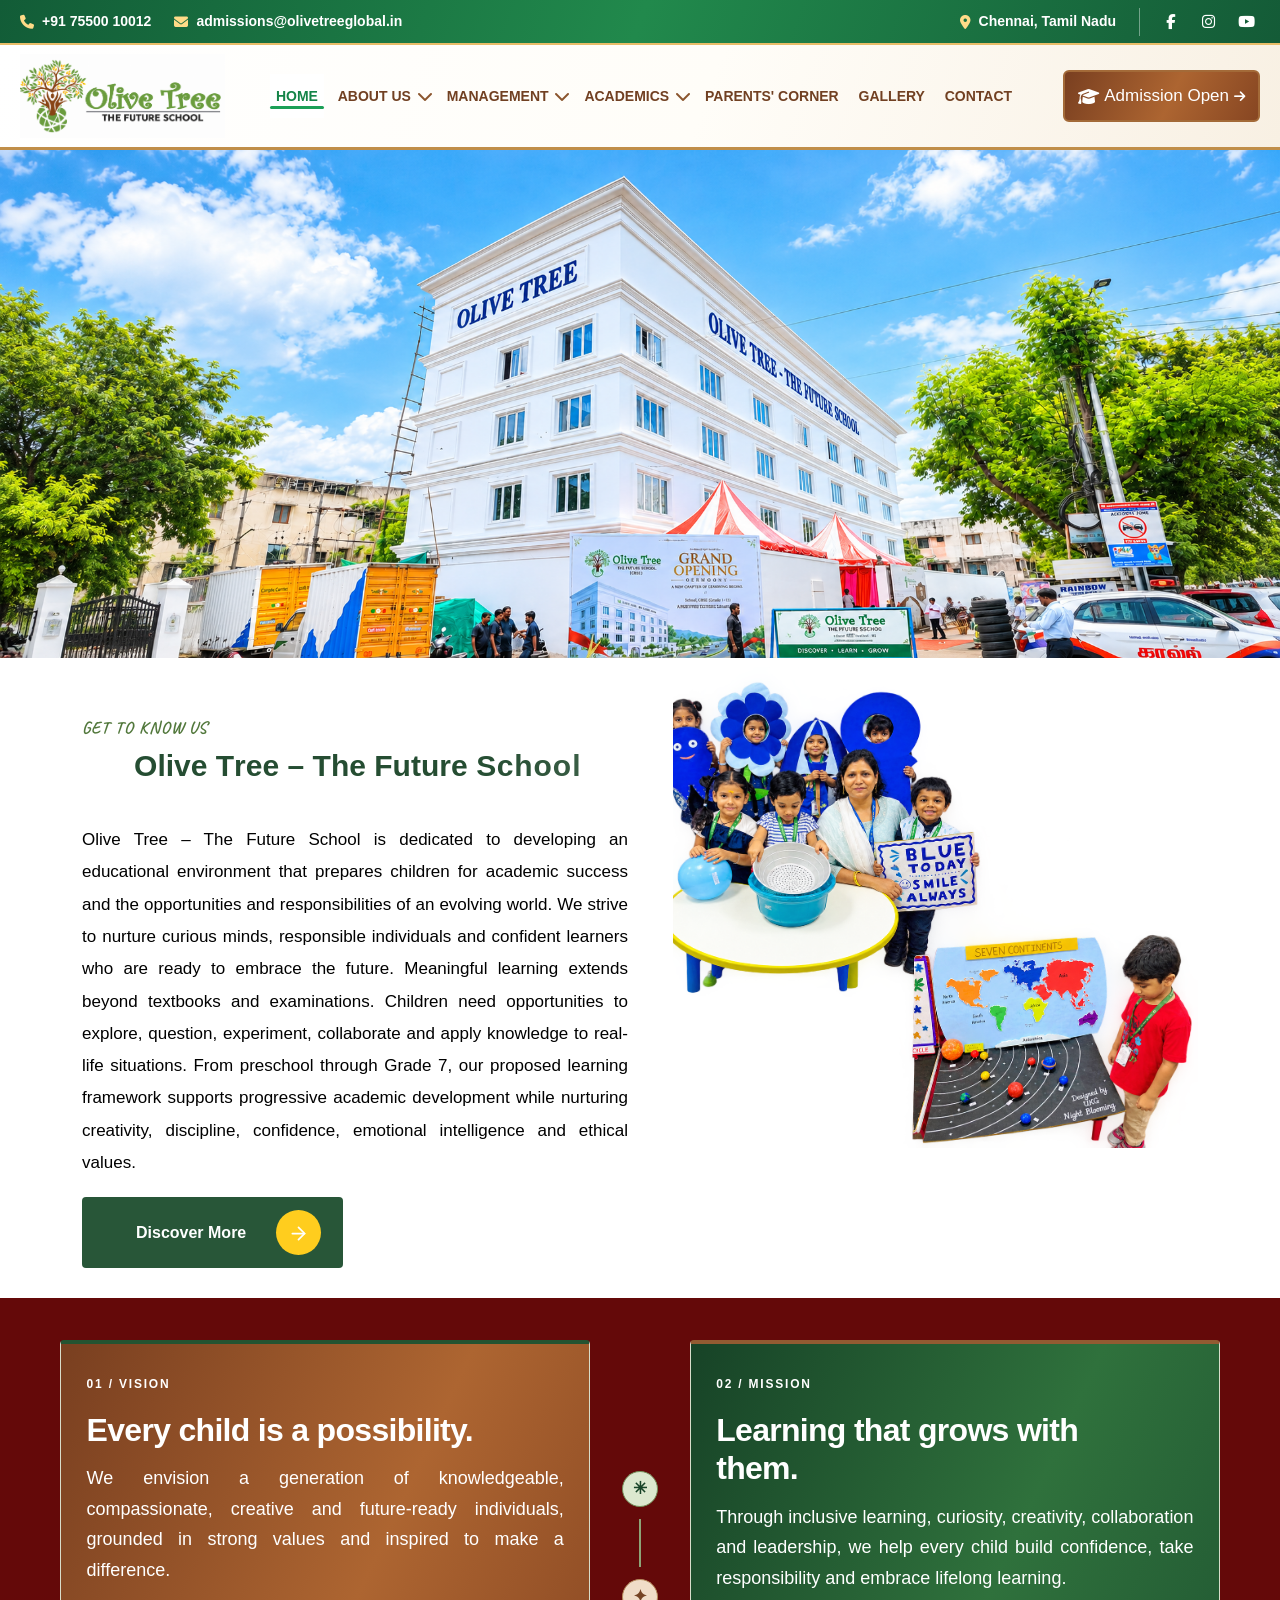
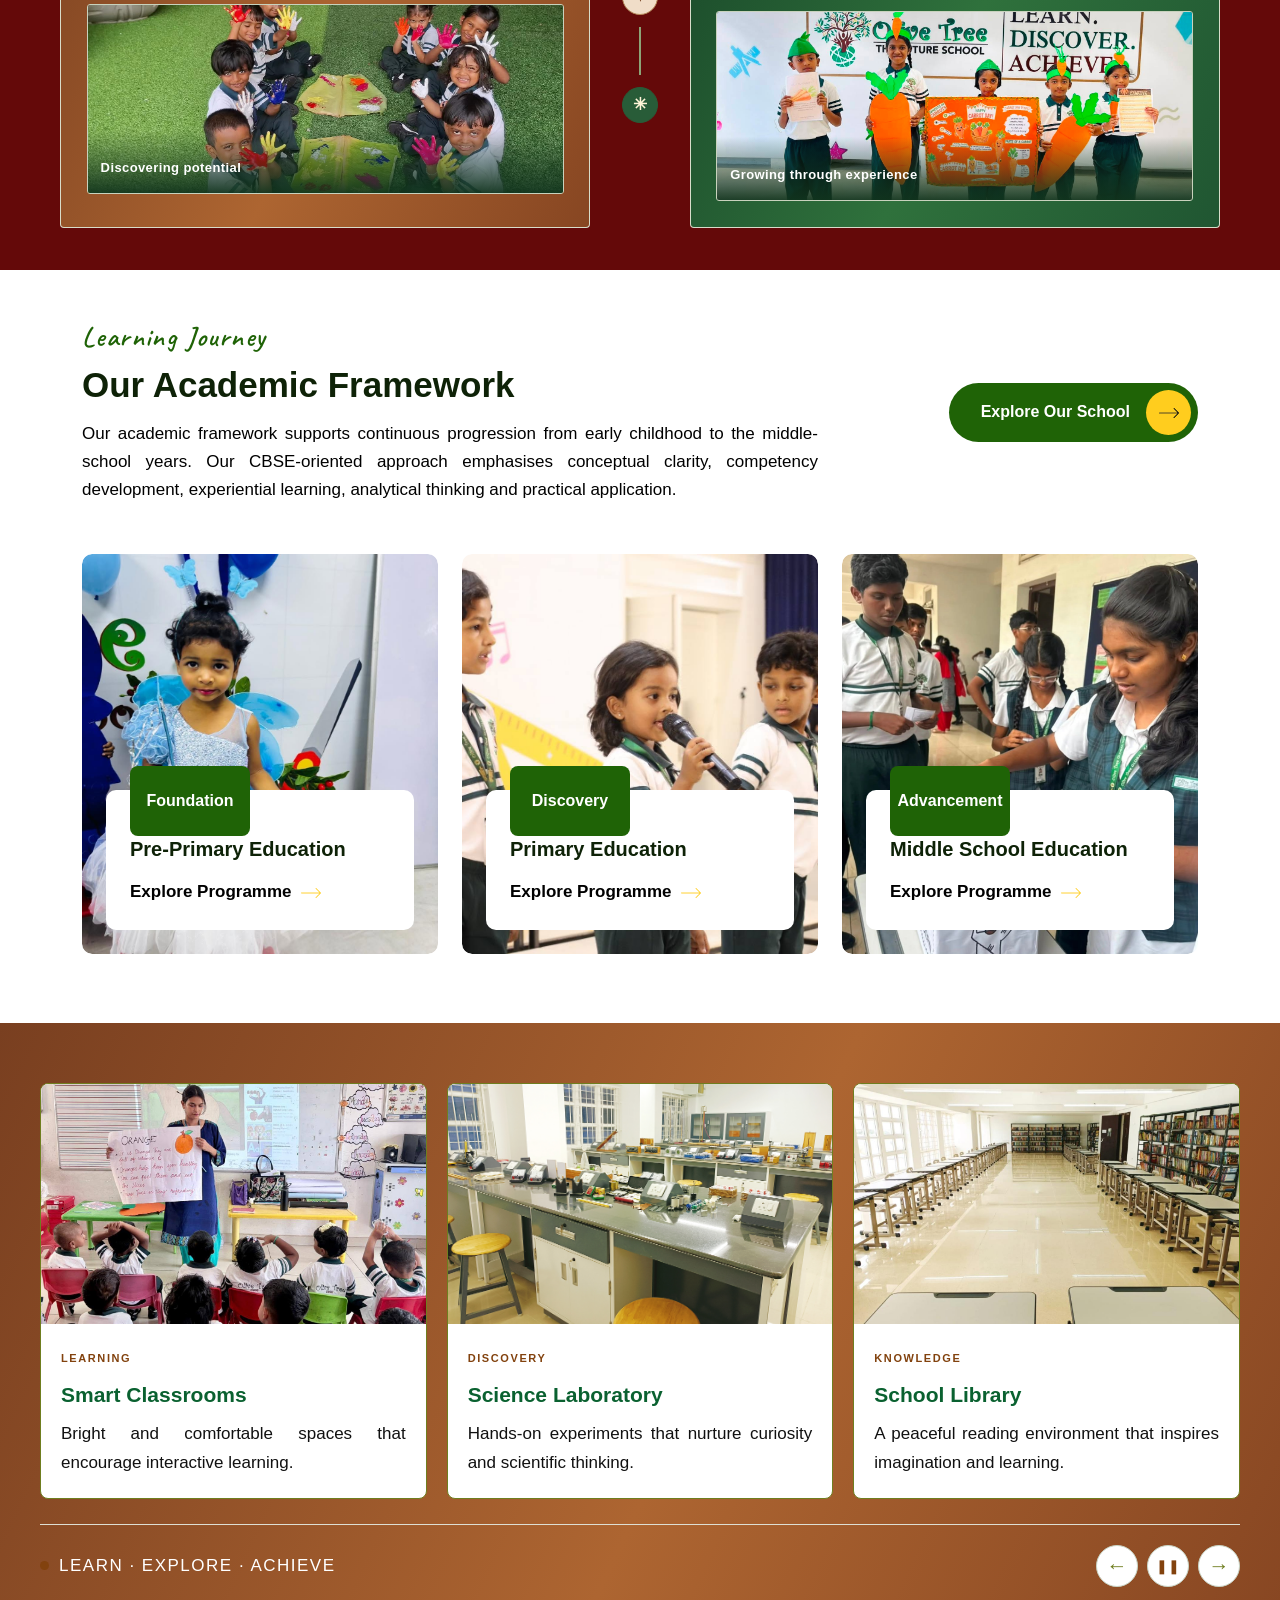
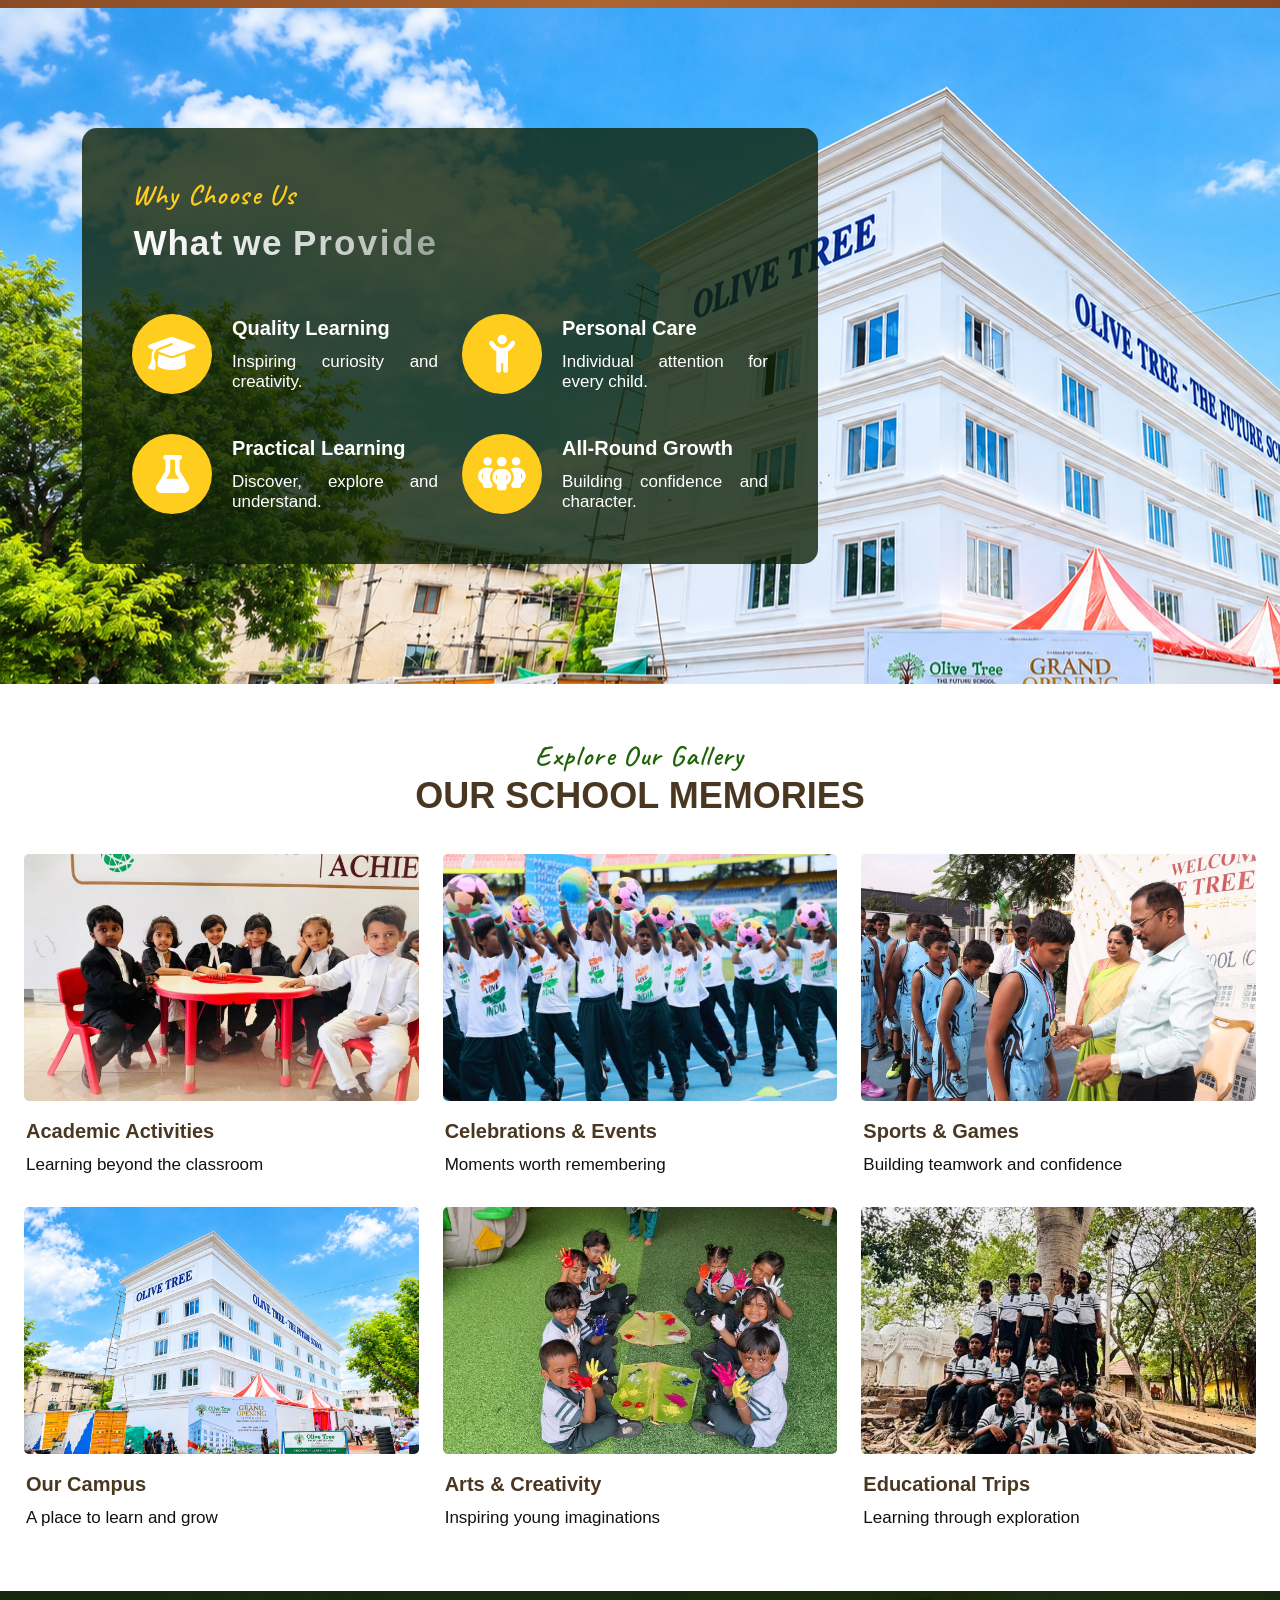
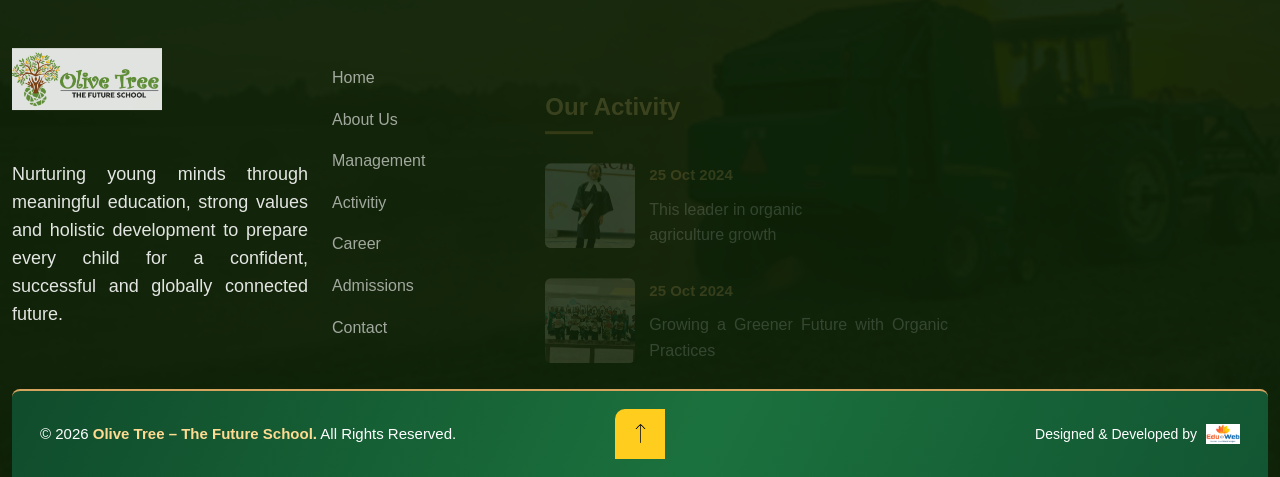
<file: olivefutureschool/index.html>
<!DOCTYPE html>
<html lang="en">


<meta http-equiv="content-type" content="text/html;charset=utf-8" />

<head>
    <meta charset="UTF-8">
    <meta name="viewport" content="width=device-width, initial-scale=1.0">
    <title> OLIVE TREE FUTURE SCHOOL</title>
    <link rel="stylesheet" href="assets/css/bootstrap.min.css">
    <link rel="stylesheet" href="assets/css/style.css">
    <link rel="stylesheet" href="assets/css/custom.css">
    <link rel="stylesheet" href="assets/css/swiper-bundle.min.css">
    <link rel="stylesheet" href="assets/fonts/fontawesome-free-6.7.1-web/css/all.min.css">
    <link rel="shortcut icon" type="image/x-icon" href="assets/img/future.png">




</head>

<body>
    <!-- Preloader start -->
    <div class="sb-page-loader">
        <img src="assets/images/logo/preloader.svg" class="position-absolute" alt="preloader-logo">
        <span class="loader">
        </span>
    </div>

    <!-- =========================================
     OLIVE TREE SCHOOL HEADER
========================================= -->

    <header class="ot-header" id="otHeader">

        <!-- ========== TOP HEADER ========== -->
        <div class="ot-top-header">
            <div class="ot-header-container ot-top-inner">

                <div class="ot-top-left">

                    <a href="tel:+917550010012">
                        <i class="fa-solid fa-phone"></i>
                        +91 75500 10012
                    </a>

                    <a href="mailto:admissions@olivetreeglobal.in">
                        <i class="fa-solid fa-envelope"></i>
                        admissions@olivetreeglobal.in
                    </a>

                </div>

                <div class="ot-top-right">

                    <span class="ot-top-location">
                        <i class="fa-solid fa-location-dot"></i>
                        Chennai, Tamil Nadu
                    </span>

                    <div class="ot-social-links">
                        <a href="#" aria-label="Facebook">
                            <i class="fa-brands fa-facebook-f"></i>
                        </a>
                        <a href="#" aria-label="Instagram">
                            <i class="fa-brands fa-instagram"></i>
                        </a>
                        <a href="#" aria-label="YouTube">
                            <i class="fa-brands fa-youtube"></i>
                        </a>
                    </div>

                </div>

            </div>
        </div>

        <!-- ========== MAIN HEADER ========== -->
        <div class="ot-main-header">
            <div class="ot-header-container ot-main-inner">

                <!-- LOGO ONLY -->
                <a href="index.html" class="ot-header-logo">
                    <img src="assets/img/future.png" alt="Olive Tree Group of Schools">
                </a>

                <!-- NAVIGATION -->
                <nav class="ot-main-nav" id="otMainNav" aria-label="Main navigation">

                    <ul class="ot-nav-list">

                        <li>
                            <a href="index.html" class="ot-nav-link active">
                                HOME
                            </a>
                        </li>

                        <!-- ABOUT US -->
                        <li class="ot-dropdown-parent">
                            <div class="ot-nav-row">
                                <a href="about.html" class="ot-nav-link">
                                    ABOUT US
                                </a>

                                <button class="ot-submenu-toggle" type="button" aria-label="Toggle About Us submenu"
                                    aria-expanded="false">
                                    <i class="fa-solid fa-chevron-down"></i>
                                </button>
                            </div>

                            <ul class="ot-submenu">
                                <li><a href="school-overview.html">School Overview</a></li>
                                <li><a href="vision.html">Vision</a></li>
                                <li><a href="mission.html">Mission</a></li>
                                <li><a href="core-values.html">Core Values</a></li>
                            </ul>
                        </li>

                        <!-- MANAGEMENT -->
                        <li class="ot-dropdown-parent">
                            <div class="ot-nav-row">
                                <a href="management.html" class="ot-nav-link">
                                    MANAGEMENT
                                </a>

                                <button class="ot-submenu-toggle" type="button" aria-label="Toggle Management submenu"
                                    aria-expanded="false">
                                    <i class="fa-solid fa-chevron-down"></i>
                                </button>
                            </div>

                            <ul class="ot-submenu">
                                <li>
                                    <a href="chairman.html">
                                        Chairman's Message
                                    </a>
                                </li>
                                <li>
                                    <a href="director.html">
                                        Director's / Correspondent's Message
                                    </a>
                                </li>
                                <li>
                                    <a href="principal.html">
                                        Principal's Message
                                    </a>
                                </li>
                            </ul>
                        </li>


                        <!-- ACADEMICS -->
                        <li class="ot-dropdown-parent">
                            <div class="ot-nav-row">
                                <a href="academics.html" class="ot-nav-link">
                                    ACADEMICS
                                </a>

                                <button class="ot-submenu-toggle" type="button" aria-label="Toggle Academics submenu"
                                    aria-expanded="false">
                                    <i class="fa-solid fa-chevron-down"></i>
                                </button>
                            </div>

                            <ul class="ot-submenu">
                                <li><a href="pre-primary.html">Pre-Primary</a></li>
                                <li><a href="primary.html">Primary</a></li>
                                <li><a href="middle-school.html">Middle School</a></li>
                                <li><a href="curriculum.html">Curriculum</a></li>
                                <li>
                                    <a href="teaching-methodology.html">
                                        Teaching Methodology
                                    </a>
                                </li>
                            </ul>
                        </li>

                        <li>
                            <a href="admission.html" class="ot-nav-link">
                                PARENTS' CORNER
                            </a>
                        </li>

                        <li>
                            <a href="gallery.html" class="ot-nav-link">
                                GALLERY
                            </a>
                        </li>

                        <li>
                            <a href="contact.html" class="ot-nav-link">
                                CONTACT
                            </a>
                        </li>

                    </ul>

                </nav>

                <!-- RIGHT ACTIONS -->
                <div class="ot-header-actions">

                    <a href="admission.html" class="ot-admission-button">
                        <i class="fa-solid fa-graduation-cap"></i>
                        <span style="color: white;">Admission Open</span>
                        <i class="fa-solid fa-arrow-right ot-admission-arrow"></i>
                    </a>

                    <button class="ot-mobile-toggle" id="otMobileToggle" type="button" aria-label="Open menu"
                        aria-controls="otMainNav" aria-expanded="false">
                        <i class="fa-solid fa-bars"></i>
                    </button>

                </div>

            </div>
        </div>

        <!-- MOBILE OVERLAY -->
        <div class="ot-nav-overlay" id="otNavOverlay"></div>

    </header>

    <!-- =========================================
     HEADER JAVASCRIPT
========================================= -->

    <script>
        document.addEventListener("DOMContentLoaded", function () {

            const toggle = document.getElementById("otMobileToggle");
            const nav = document.getElementById("otMainNav");
            const overlay = document.getElementById("otNavOverlay");
            const submenuButtons = document.querySelectorAll(
                ".ot-submenu-toggle"
            );

            function closeMenu() {
                nav.classList.remove("ot-nav-active");
                overlay.classList.remove("ot-overlay-active");
                document.body.classList.remove("ot-menu-open");

                toggle.setAttribute("aria-expanded", "false");
                toggle.setAttribute("aria-label", "Open menu");
                toggle.innerHTML = '<i class="fa-solid fa-bars"></i>';

                document.querySelectorAll(".ot-dropdown-parent")
                    .forEach(item => item.classList.remove("ot-submenu-open"));

                submenuButtons.forEach(button => {
                    button.setAttribute("aria-expanded", "false");
                });
            }

            toggle.addEventListener("click", function () {
                if (nav.classList.contains("ot-nav-active")) {
                    closeMenu();
                } else {
                    nav.classList.add("ot-nav-active");
                    overlay.classList.add("ot-overlay-active");
                    document.body.classList.add("ot-menu-open");

                    toggle.setAttribute("aria-expanded", "true");
                    toggle.setAttribute("aria-label", "Close menu");
                    toggle.innerHTML = '<i class="fa-solid fa-xmark"></i>';
                }
            });

            overlay.addEventListener("click", closeMenu);

            submenuButtons.forEach(button => {
                button.addEventListener("click", function () {

                    const parent = button.closest(".ot-dropdown-parent");
                    const isOpen = parent.classList.contains("ot-submenu-open");

                    document.querySelectorAll(".ot-dropdown-parent")
                        .forEach(item => {
                            item.classList.remove("ot-submenu-open");
                            item.querySelector(".ot-submenu-toggle")
                                .setAttribute("aria-expanded", "false");
                        });

                    if (!isOpen) {
                        parent.classList.add("ot-submenu-open");
                        button.setAttribute("aria-expanded", "true");
                    }
                });
            });

            document.addEventListener("keydown", function (event) {
                if (event.key === "Escape") closeMenu();
            });

            window.addEventListener("resize", function () {
                if (window.innerWidth > 1100) closeMenu();
            });

        });
    </script>



    <!--===== Main Section    S T A R T =====-->
    <main>

        <!-- Hero Section Start -->
        <section class="hero-section-2 fix">

            <div class="swiper banner-active">
                <div class="swiper-wrapper">
                    <div class="swiper-slide">

                        <!-- Hero Section Start -->
                        <section class="hero-section hero-1 " style="margin-top: -2%;">
                            <div class=" hero-container">
                                <div id="rs-slider" class="rs-slider slider6">
                                    <div class="slideshow-container">

                                        <div class="mySlides fade">

                                            <img src="assets/img/banner1.png" style="width:100%">

                                        </div>

                                       

                                    </div>




                                    <div style="text-align:center;margin-top: -2%;">
                                        <span class="dot"></span>
                                        <span class="dot"></span>
                                        <span class="dot"></span>
                                    </div>


                                </div>




                                <style>
                                    /* Slideshow container */
                                    .slideshow-container {
                                        max-width: auto;
                                        position: relative;
                                        margin: auto;
                                    }

                                    /* Caption text */

                                    /* Number text (1/3 etc) */


                                    /* The dots/bullets/indicators */
                                    .dot {
                                        height: 15px;
                                        width: 15px;
                                        margin: 0 2px;
                                        background-color: #fff;
                                        border-radius: 50%;
                                        display: inline-block;
                                        transition: background-color 0.6s ease;
                                    }

                                    .slider-dots,
                                    .dot,
                                    div[style*="text-align:center"] {
                                        display: none !important;
                                    }

                                    .active {
                                        background-color: #fff;
                                    }

                                    /* Fading animation */
                                    .fade {
                                        animation-name: fade;
                                        animation-duration: 1.5s;
                                    }

                                    .fade:not(.show) {
                                        opacity: 1;
                                    }

                                    @keyframes fade {
                                        from {
                                            opacity: .4
                                        }

                                        to {
                                            opacity: 1
                                        }
                                    }

                                    @media only screen and (max-width: 600px) {
                                        .testiItem02 .quotation {
                                            display: none !important;
                                        }
                                    }


                                    /* On smaller screens, decrease text size */
                                </style>



                                <script>
                                    let slideIndex = 0;
                                    showSlides();

                                    function showSlides() {
                                        let i;
                                        let slides = document.getElementsByClassName("mySlides");
                                        let dots = document.getElementsByClassName("dot");
                                        for (i = 0; i < slides.length; i++) {
                                            slides[i].style.display = "none";
                                        }
                                        slideIndex++;
                                        if (slideIndex > slides.length) {
                                            slideIndex = 1
                                        }
                                        for (i = 0; i < dots.length; i++) {
                                            dots[i].className = dots[i].className.replace(" active", "");
                                        }
                                        slides[slideIndex - 1].style.display = "block";
                                        dots[slideIndex - 1].className += " active";
                                        setTimeout(showSlides, 5000); // Change image every 2 seconds
                                    }
                                </script>

                            </div>
                        </section>

        </section>

      <!--===== OLIVE TREE ABOUT SECTION START =====-->
<section class="sb-about-area content pt-20 pb-120 overflow-hidden"
    style="background:#ffffff; padding-top:60px; padding-bottom:30px;">

    <div class="container">
        <div class="sb-about">
            <div class="row align-items-center">

                <!-- LEFT CONTENT -->
                <div class="col-lg-6">
                    <div class="sb-section-title-wrapper">

                        <h4 class="sb-section-subtitle mb-10"
                            style="color:#52783c; font-size:17px; font-weight:700; letter-spacing:1px;">
                            GET TO KNOW US
                        </h4>

                        <h2 class="sb-section-title pb-25 split-text right"
                            style="color:#254d32; font-size:clamp(30px,3.2vw,23px); 
                            line-height:1.2; font-weight:800; margin-bottom:15px;text-align: center;">
                            Olive Tree – The Future School
                        </h2>

                        <p style="color:#000; font-size:17px; line-height:1.9; text-align:justify; margin-bottom:18px;">
                            Olive Tree – The Future School is dedicated to developing
                            an educational environment that prepares children for
                            academic success and the opportunities and responsibilities
                            of an evolving world. We strive to nurture curious minds,
                            responsible individuals and confident learners who are
                            ready to embrace the future.

                            Meaningful learning extends beyond textbooks and
                            examinations. Children need opportunities to explore,
                            question, experiment, collaborate and apply knowledge
                            to real-life situations.

                            From preschool through Grade 7, our proposed learning
                            framework supports progressive academic development
                            while nurturing creativity, discipline, confidence,
                            emotional intelligence and ethical values.
                        </p>

                        <!-- DISCOVER MORE BUTTON -->
                        <div class="sb-btn-wrapper position-relative d-inline-block fade-up">

                            <a href="about.html" class="sb-btn sb-btn-two"
                                style="display:inline-flex; align-items:center; gap:14px; padding:13px 22px; background:#285638; border-radius:4px; text-decoration:none;">

                                <div class="sb-btn-text sb-btn-two-text position-relative">

                                    <span class="sb-btn-text-1"
                                        style="color:#fff; font-size:16px; font-weight:700;">
                                        Discover More
                                    </span>

                                    <span class="sb-btn-text-2"
                                        style="color:#fff; font-size:16px; font-weight:700;">
                                        Discover More
                                    </span>

                                </div>

                                <div class="sb-btn-icon">
                                    <svg width="21" height="21" viewBox="0 0 24 24"
                                        fill="none" stroke="#fff"
                                        stroke-width="2" stroke-linecap="round"
                                        stroke-linejoin="round"
                                        aria-hidden="true">
                                        <path d="M5 12h14"/>
                                        <path d="m12 5 7 7-7 7"/>
                                    </svg>
                                </div>

                            </a>

                        </div>

                    </div>
                </div>

                <!-- RIGHT IMAGE -->
                <div class="col-lg-6" style="margin-top: -15%;">

                    <div class="sb-about-thumb mt-50 overflow-hidden mt-lg-0"
                        style="position:relative; border-radius:12px;">

                        <div class="reveal right">
                            <img
                                class="img-fluid text-end"
                                src="assets/img/abt.png"
                                alt="Students learning and growing at Olive Tree – The Future School"
                                loading="lazy"
                                style="display:block; width:100%; height:auto; object-fit:cover; border-radius:12px;">
                        </div>



                    </div>

                </div>

            </div>
        </div>
    </div>

</section>
<!--===== OLIVE TREE ABOUT SECTION END =====-->


<section class="ot-growth" id="vision-mission" style="background-color: rgb(100, 9, 9);">

    <div class="ot-growth-wrap">

        <div class="ot-growth-layout">

            <!-- LEFT: VISION -->
            <div class="ot-growth-vision">
                <span class="ot-growth-index" style="color: white;">01 / VISION</span>

                <h2 style="color: white;">Every child is a <em style="color: white;">possibility.</em></h2>

                <p style="color: white;">
                    We envision a generation of knowledgeable, compassionate,
                    creative and future-ready individuals, grounded in strong
                    values and inspired to make a difference.
                </p>

                <div class="ot-growth-image">
                    <img src="assets/img/fungame.jpg"
                         alt="Children exploring and learning">
                    <span class="ot-growth-image-caption" style="color: white;">
                        Discovering potential
                    </span>
                </div>
            </div>

            <!-- MIDDLE: GROWTH PATH -->
            <div class="ot-growth-path" aria-hidden="true">
                <span class="ot-growth-seed">✳</span>
                <span class="ot-growth-path-line"></span>
                <span class="ot-growth-leaf">✦</span>
                <span class="ot-growth-path-line"></span>
                <span class="ot-growth-star">✳</span>
            </div>

            <!-- RIGHT: MISSION -->
            <div class="ot-growth-mission">
                <span class="ot-growth-index" style="color: white;">02 / MISSION</span>

                <h3 style="color: white;">Learning that <em style="color: white;">grows with them.</em></h3>

                <p style="color: white;">
                    Through inclusive learning, curiosity, creativity,
                    collaboration and leadership, we help every child build
                    confidence, take responsibility and embrace lifelong learning.
                </p>

                <div class="ot-growth-image">
                    <img src="assets/img/carrot1.jpg"
                         alt="Students collaborating in a learning activity">
                    <span class="ot-growth-image-caption" style="color: white;">
                        Growing through experience
                    </span>
                </div>
            </div>

        </div>

    </div>
</section>



      <!-- ACADEMIC FRAMEWORK SECTION START -->
<section class="sb-blog-area pt-120 content pb-120 ot-academic">
    <div class="container">

        <!-- Section Heading -->
        <div class="mb-50">
            <div class="row align-items-center g-4 gy-md-0">

                <div class="col-md-8">
                    <div class="sb-section-title-wrapper">
                        <h4 class="sb-section-subtitle mb-10">
                            Learning Journey
                        </h4>

                        <h2 class="sb-section-title">
                            Our Academic Framework
                        </h2>

                        <p class="ot-academic-intro" style="margin-top: 2%;">
                            Our academic framework supports continuous progression
                            from early childhood to the middle-school years.
                            Our CBSE-oriented approach emphasises conceptual clarity,
                            competency development, experiential learning,
                            analytical thinking and practical application.
                        </p>
                    </div>
                </div>

                <div class="col-md-4">
                    <div class="sb-btn-wrapper d-flex justify-content-md-end">
                        <a href="about.html" class="sb-btn sb-btn-two">
                            <div class="sb-btn-text sb-btn-two-text position-relative">
                                <span class="sb-btn-text-1">Explore Our School</span>
                                <span class="sb-btn-text-2">Explore Our School</span>
                            </div>

                            <div class="sb-btn-icon">
                                <img src="assets/images/icon/right-arrow-2.png"
                                     alt="Explore">
                            </div>
                        </a>
                    </div>
                </div>

            </div>
        </div>

        <!-- Academic Levels -->
        <div class="sb-blog-wrapper">
            <div class="row g-4">

                <!-- Pre-Primary -->
                <div class="col-xl-4 col-md-6">
                    <div class="sb-blog ot-academic-card">

                        <a href="academic.html" class="sb-blog-thumb-home2">
                            <img src="assets/img/blue.jpg"
                                 alt="Olive Tree Pre-Primary Learning">
                        </a>

                        <div class="sb-blog-content position-absolute">

                            <div class="sb-blog-date ot-academic-number">
                              
                                <span class="d-block fs-16 fs-16-white">
                                    Foundation
                                </span>
                            </div>

                            <h4 class="pt-44">
                                <a href="academic.html" class="fs-24">
                                    Pre-Primary Education
                                </a>
                            </h4>

                            <p class="sb-blog-content-text-desc">
                                Play Group, Pre-KG, LKG & UKG
                            </p>

                            <p class="sb-blog-content-text-desc">
                                A joyful beginning through guided play,
                                phonics readiness, storytelling, creative
                                activities, sensory development and early
                                mathematical concepts.
                            </p>

                            <a href="academic.html"
                               class="sb-blog-btn pt-15 d-inline-block">
                                Explore Programme
                                <img src="assets/images/icon/arrow-right-yellow.png"
                                     alt="arrow">
                            </a>

                        </div>
                    </div>
                </div>

                <!-- Primary -->
                <div class="col-xl-4 col-md-6">
                    <div class="sb-blog ot-academic-card">

                        <a href="academic.html" class="sb-blog-thumb-home2">
                            <img src="assets/img/talent.jpg"
                                 alt="Olive Tree Primary School Students">
                        </a>

                        <div class="sb-blog-content position-absolute">

                            <div class="sb-blog-date ot-academic-number">
                              
                                <span class="d-block fs-16 fs-16-white">
                                    Discovery
                                </span>
                            </div>

                            <h4 class="pt-44">
                                <a href="academic.html" class="fs-24">
                                    Primary Education
                                </a>
                            </h4>

                            <p class="sb-blog-content-text-desc">
                                Grades 1 to 5
                            </p>

                            <p class="sb-blog-content-text-desc">
                                Building strong foundations in English,
                                mathematics, environmental studies, science,
                                languages, digital awareness, arts and
                                physical education through interactive learning.
                            </p>

                            <a href="academic.html"
                               class="sb-blog-btn pt-15 d-inline-block">
                                Explore Programme
                                <img src="assets/images/icon/arrow-right-yellow.png"
                                     alt="arrow">
                            </a>

                        </div>
                    </div>
                </div>

                <!-- Middle School -->
                <div class="col-xl-4 col-md-6">
                    <div class="sb-blog ot-academic-card">

                        <a href="academic.html" class="sb-blog-thumb-home2">
                            <img src="assets/img/vote1.jpg"
                                 alt="Olive Tree Middle School Education">
                        </a>

                        <div class="sb-blog-content position-absolute">

                            <div class="sb-blog-date ot-academic-number">
                              
                                <span class="d-block fs-16 fs-16-white">
                                    Advancement
                                </span>
                            </div>

                            <h4 class="pt-44">
                                <a href="academic.html" class="fs-24">
                                    Middle School Education
                                </a>
                            </h4>

                            <p class="sb-blog-content-text-desc">
                                Grades 6 & 7
                            </p>

                            <p class="sb-blog-content-text-desc">
                                Developing deeper subject knowledge,
                                analytical thinking and independence through
                                science investigations, projects, mathematics,
                                languages, social science and life skills.
                            </p>

                            <a href="academic.html"
                               class="sb-blog-btn pt-15 d-inline-block">
                                Explore Programme
                                <img src="assets/images/icon/arrow-right-yellow.png"
                                     alt="arrow">
                            </a>

                        </div>
                    </div>
                </div>

            </div>
        </div>

    </div>
</section>
<!-- ACADEMIC FRAMEWORK SECTION END -->

<section class="school-facilities" id="facilities" style="margin-top: -4%;">
    <div class="facility-container">
        <div class="facility-slider" id="facilitySlider">
            <div class="facility-track" id="facilityTrack">

                <article class="facility-card">
                    <div class="facility-image">
                        <img src="assets/img/smartclass.jpg"
                             alt="Modern school classroom">
                    </div>
                    <div class="facility-info">
                        <span class="facility-category">LEARNING</span>
                        <h3>Smart Classrooms</h3>
                        <p>Bright and comfortable spaces that encourage interactive learning.</p>
                    </div>
                </article>

                <article class="facility-card">
                    <div class="facility-image">
                        <img src="assets/img/New folder/phy.jpg"
                             alt="School science laboratory">
                    </div>
                    <div class="facility-info">
                        <span class="facility-category">DISCOVERY</span>
                        <h3>Science Laboratory</h3>
                        <p>Hands-on experiments that nurture curiosity and scientific thinking.</p>
                    </div>
                </article>

                <article class="facility-card">
                    <div class="facility-image">
                        <img src="assets/img/New folder/library.jpeg"
                             alt="School library">
                    </div>
                    <div class="facility-info">
                        <span class="facility-category">KNOWLEDGE</span>
                        <h3>School Library</h3>
                        <p>A peaceful reading environment that inspires imagination and learning.</p>
                    </div>
                </article>

                <article class="facility-card">
                    <div class="facility-image">
                        <img src="assets/img/New folder/cs.jpeg"
                             alt="School computer laboratory">
                    </div>
                    <div class="facility-info">
                        <span class="facility-category">TECHNOLOGY</span>
                        <h3>Computer Laboratory</h3>
                        <p>Technology-based learning to develop essential digital skills.</p>
                    </div>
                </article>

                <article class="facility-card">
                    <div class="facility-image">
                        <img src="assets/img/New folder/playground.jpeg"
                             alt="School sports and playground">
                    </div>
                    <div class="facility-info">
                        <span class="facility-category">WELL-BEING</span>
                        <h3>Sports & Playground</h3>
                        <p>Active play that builds teamwork, discipline and healthy habits.</p>
                    </div>
                </article>

            </div>
        </div>

        <div class="facility-controls">
            <div class="facility-bottom-text">
                <span class="facility-dot"></span>
                <span style="color: white;">LEARN · EXPLORE · ACHIEVE</span>
            </div>

            <div class="facility-navigation">
                <button type="button" id="facilityPrev"
                        aria-label="Previous facility">
                    &#8592;
                </button>

                <button type="button" id="facilityPlay"
                        aria-label="Pause automatic scrolling"
                        aria-pressed="false">
                    &#10074;&#10074;
                </button>

                <button type="button" id="facilityNext"
                        aria-label="Next facility">
                    &#8594;
                </button>
            </div>
        </div>

    </div>
</section>
<Script>
document.addEventListener("DOMContentLoaded", function () {
    const slider = document.getElementById("facilitySlider");
    const track = document.getElementById("facilityTrack");
    const prev = document.getElementById("facilityPrev");
    const next = document.getElementById("facilityNext");
    const play = document.getElementById("facilityPlay");

    if (!slider || !track || !prev || !next || !play) return;

    let index = 0;
    let autoplay = true;
    let hoverPaused = false;
    let timer = null;

    function getCards() {
        return Array.from(track.querySelectorAll(".facility-card"));
    }

    function getMaxIndex() {
        const cards = getCards();

        if (!cards.length) return 0;

        const maxOffset = Math.max(
            0,
            track.scrollWidth - slider.clientWidth
        );

        if (maxOffset === 0) return 0;

        const card = cards[0];
        const styles = getComputedStyle(track);
        const gap = parseFloat(styles.columnGap) || 0;
        const step = card.getBoundingClientRect().width + gap;

        return Math.ceil(maxOffset / step);
    }

    function updateSlider() {
        const cards = getCards();
        if (!cards.length) return;

        const maxOffset = Math.max(
            0,
            track.scrollWidth - slider.clientWidth
        );

        const card = cards[0];
        const styles = getComputedStyle(track);
        const gap = parseFloat(styles.columnGap) || 0;
        const step = card.getBoundingClientRect().width + gap;

        index = Math.max(0, Math.min(index, getMaxIndex()));

        const offset = Math.min(index * step, maxOffset);

        track.style.transform = `translate3d(-${offset}px, 0, 0)`;
    }

    function stopTimer() {
        if (timer !== null) {
            clearInterval(timer);
            timer = null;
        }
    }

    function startTimer() {
        stopTimer();

        if (!autoplay || hoverPaused) return;

        timer = setInterval(function () {
            const max = getMaxIndex();

            index = index >= max ? 0 : index + 1;
            updateSlider();
        }, 3000);
    }

    function pauseAutoplay() {
        autoplay = false;
        stopTimer();

        play.innerHTML = "&#9654;";
        play.setAttribute("aria-label", "Resume automatic scrolling");
        play.setAttribute("aria-pressed", "true");
    }

    function resumeAutoplay() {
        autoplay = true;

        play.innerHTML = "&#10074;&#10074;";
        play.setAttribute("aria-label", "Pause automatic scrolling");
        play.setAttribute("aria-pressed", "false");

        startTimer();
    }

    prev.addEventListener("click", function () {
        pauseAutoplay();

        const max = getMaxIndex();
        index = index <= 0 ? max : index - 1;

        updateSlider();
    });

    next.addEventListener("click", function () {
        pauseAutoplay();

        const max = getMaxIndex();
        index = index >= max ? 0 : index + 1;

        updateSlider();
    });

    play.addEventListener("click", function () {
        if (autoplay) {
            pauseAutoplay();
        } else {
            resumeAutoplay();
        }
    });

    slider.addEventListener("mouseenter", function () {
        hoverPaused = true;
        stopTimer();
    });

    slider.addEventListener("mouseleave", function () {
        hoverPaused = false;
        startTimer();
    });

    window.addEventListener("resize", updateSlider);

    getCards().forEach(function (imgCard) {
        imgCard.querySelectorAll("img").forEach(function (img) {
            if (!img.complete) {
                img.addEventListener("load", updateSlider, { once: true });
            }
        });
    });

    updateSlider();
    startTimer();
});
</Script>
        <!-- why choose us -->

        <section class="sb-cta-home3-area" data-bg-src="assets/img/banner1.png" style="margin-top: -3%;">
            <div class="container">
                <div class="row">
                    <div class="col-xl-8 col-xxl-7">
                        <div class="sb-cta-home3 mt-120 mb-120">
                            <div class="sb-section-title-wrapper     pb-50">
                                <h4 class="sb-section-subtitle sb-section-subtitle-yellow position-relative mb-10">
                                    Why Choose Us
                                </h4>
                                <h2 class="sb-section-title sb-section-title-white split-text right">
                                    What we Provide
                                </h2>
                            </div>
                       
<div class="row">

    <!-- QUALITY LEARNING -->
    <div class="col-lg-6">
        <div class="sb-cta-home3__item mb-40 br-8">
            <div class="sb-cta-home3__thumb">
                <i class="fa-solid fa-graduation-cap"
                   aria-hidden="true"></i>
            </div>
            <div class="sb-cta-home3__content">
                <h3 class="fs-24 fs-24-white pb-12">Quality Learning</h3>
                <p class="sb-features__desc" style="color: white;">
                    Inspiring curiosity and creativity.
                </p>
            </div>
        </div>
    </div>

    <!-- PERSONAL CARE -->
    <div class="col-lg-6">
        <div class="sb-cta-home3__item mb-40 br-8">
            <div class="sb-cta-home3__thumb">
                <i class="fa-solid fa-child-reaching"
                   aria-hidden="true"></i>
            </div>
            <div class="sb-cta-home3__content">
                <h3 class="fs-24 fs-24-white pb-12">Personal Care</h3>
                <p class="sb-features__desc" style="color: white;">
                    Individual attention for every child.
                </p>
            </div>
        </div>
    </div>

    <!-- PRACTICAL LEARNING -->
    <div class="col-lg-6">
        <div class="sb-cta-home3__item mb-40 mb-lg-0 br-8">
            <div class="sb-cta-home3__thumb">
                <i class="fa-solid fa-flask"
                   aria-hidden="true"></i>
            </div>
            <div class="sb-cta-home3__content">
                <h3 class="fs-24 fs-24-white pb-12">Practical Learning</h3>
                <p class="sb-features__desc" style="color: white;">
                    Discover, explore and understand.
                </p>
            </div>
        </div>
    </div>

    <!-- ALL-ROUND GROWTH -->
    <div class="col-lg-6">
        <div class="sb-cta-home3__item br-8">
            <div class="sb-cta-home3__thumb">
                <i class="fa-solid fa-people-group"
                   aria-hidden="true"></i>
            </div>
            <div class="sb-cta-home3__content">
                <h3 class="fs-24 fs-24-white pb-12">All-Round Growth</h3>
                <p class="sb-features__desc" style="color: white;">
                    Building confidence and character.
                </p>
            </div>
        </div>
    </div>

</div>

                        </div>
                    </div>
                </div>
            </div>

        </section>


<!-- SCHOOL GALLERY ALBUM SECTION -->
<section class="school-gallery" id="school-gallery">
    <div class="gallery-container">

        <div class="gallery-heading" style="text-align: center;">
<h4 class="sb-section-subtitle">
   Explore Our Gallery</h4>

                        <h2 class="sb-section-title">
                             OUR SCHOOL MEMORIES </h2>         
        </div>

        <!-- Gallery Albums -->
        <div class="gallery-grid">

            <!-- Album 1 -->
            <a href="gallery-academics.html" class="gallery-album">
                <div class="album-image">
                    <img src="assets/img/advocate1.jpg"
                         alt="School academic activities">
                
                    <div class="album-overlay">
                        <span class="album-icon">
                            <i class="fa-solid fa-arrow-up-right-from-square"></i>
                        </span>
                    </div>
                </div>
                <div class="album-info">
                    <div>
                        <h3>Academic Activities</h3>
                        <p>Learning beyond the classroom</p>
                    </div>
                </div>
            </a>

            <!-- Album 2 -->
            <a href="gallery-events.html" class="gallery-album">
                <div class="album-image">
                    <img src="assets/img/independence.jpg"
                         alt="School celebrations and events">
                  
                    <div class="album-overlay">
                        <span class="album-icon">
                            <i class="fa-solid fa-arrow-up-right-from-square"></i>
                        </span>
                    </div>
                </div>
                <div class="album-info">
                    <div>
                        <h3>Celebrations & Events</h3>
                        <p>Moments worth remembering</p>
                    </div>
                </div>
            </a>

            <!-- Album 3 -->
            <a href="gallery-sports.html" class="gallery-album">
                <div class="album-image">
                    <img src="assets/img/sports.jpg"
                         alt="School sports and games">
                   
                    <div class="album-overlay">
                        <span class="album-icon">
                            <i class="fa-solid fa-arrow-up-right-from-square"></i>
                        </span>
                    </div>
                </div>
                <div class="album-info">
                    <div>
                        <h3>Sports & Games</h3>
                        <p>Building teamwork and confidence</p>
                    </div>
                </div>
            </a>

            <!-- Album 4 -->
            <a href="gallery-campus.html" class="gallery-album">
                <div class="album-image">
                    <img src="assets/img/banner1.png"
                         alt="School campus and facilities">
                   
                    <div class="album-overlay">
                        <span class="album-icon">
                            <i class="fa-solid fa-arrow-up-right-from-square"></i>
                        </span>
                    </div>
                </div>
                <div class="album-info">
                    <div>
                        <h3>Our Campus</h3>
                        <p>A place to learn and grow</p>
                    </div>
                </div>
            </a>

            <!-- Album 5 -->
            <a href="gallery-arts.html" class="gallery-album">
                <div class="album-image">
                    <img src="assets/img/fungame.jpg"
                         alt="School arts and creative activities">
                   
                    <div class="album-overlay">
                        <span class="album-icon">
                            <i class="fa-solid fa-arrow-up-right-from-square"></i>
                        </span>
                    </div>
                </div>
                <div class="album-info">
                    <div>
                        <h3>Arts & Creativity</h3>
                        <p>Inspiring young imaginations</p>
                    </div>
                </div>
            </a>

            <!-- Album 6 -->
            <a href="gallery-tours.html" class="gallery-album">
                <div class="album-image">
                    <img src="assets/img/trip.jpg"
                         alt="School educational trips">
                 
                    <div class="album-overlay">
                        <span class="album-icon">
                            <i class="fa-solid fa-arrow-up-right-from-square"></i>
                        </span>
                    </div>
                </div>
                <div class="album-info">
                    <div>
                        <h3>Educational Trips</h3>
                        <p>Learning through exploration</p>
                    </div>
                </div>
            </a>

        </div>

    

    </div>
</section>



    </main>



    <!--===== footer Section    S T A R T =====-->
    <footer class="bg-img pt-120 content" data-bg-src="assets/images/background/footer1.1-bg.png">

        <div class="sb-footer overflow-x-hidden">
            <div class="container">
                <div class="row  ">
                    <div class="col-lg-3 col-md-7">
                        <div class="mb-40 mb-lg-0 fade-up">
                            <div class="sb-footer-logo pb-50">
                                <img src="assets/img/future.png" alt="" style="width: 150px;">
                            </div>
                            <p class="sb-footer- fs-18">Nurturing young minds through meaningful education,
                            strong values and holistic development to prepare
                            every child for a confident, successful and
                            globally connected future.</p>
                        </div>
                    </div>
                    <div class="col-xl-2 col-lg-2 col-md-5">

                        <div class="sb-footer-item pl-60 mb-40 mb-lg-0 fade-up">

                            <ul>
 <li><a href="#!">Home</a> </li>
                                <li><a href="#!">About Us</a> </li>
                                <li><a href="#!">Management</a></li>
                                <li><a href="#!">Activitiy</a> </li>
                                <li><a href="#!">Career</a> </li>
                                <li><a href="project.html">Admissions</a></li>
                                                                <li><a href="project.html">Contact</a></li>

                            </ul>
                        </div>
                    </div>
                    <div class="col-lg-4 col-xl-4 col-md-7">

                        <div class="sb-footer-item pl-84 fade-up">
                            <h4 class="sb-footer-title">Our Activity</h4>
                            <div class="sb-footer-item-box pb-30 d-inline-flex align-items-center">
                                <div class="sb-footer-item-box-icon mr-20">
                                    <img class=" " src="assets/img/advocate.jpg" alt="" style="width: 100px;">
                                </div>
                                <div>


                                    <span class="sb-footer-item-text fs-20-black fs-20 d-inline-block mb-10">


                                        25 Oct 2024

                                    </span>
                                    <a href="blog-details.html" class="fs-18 d-block">This leader in organic <br>
                                        agriculture growth </a>
                                </div>
                            </div>
                            <div class="sb-footer-item-box pb-30 d-inline-flex align-items-center">
                                <div class="sb-testi-item-box-icon mr-20">
                                    <img class=" " src="assets/img/beetroot.jpg" alt="" style="width: 100px;">
                                </div>
                                <div>

                                    <span class="sb-footer-item-text fs-20-black d-inline-block fs-20 mb-10">

                                        25 Oct 2024

                                    </span>
                                    <a href="blog-details.html" class="fs-18 d-inline-block"> Growing a Greener Future
                                        with Organic Practices</a>
                                </div>
                            </div>
                        </div>

                    </div>
                    <div class="col-lg-3 col-xl-3 col-md-5">
                        <div class=" pl-36 fade-up">
                            <h4 class="sb-footer-title">Contact</h4>
                            <ul>
                                <li><a href="tel:+1800123654987com" class="d-inline-flex align-items-center"> <img
                                            class="mr-10" src="assets/images/icon/footer_icon-1.png" alt="footer_icon">
                                       +917550010012
</a></li>
                                <li><a href="#" class="d-inline-flex align-items-center"> <img class="mr-10"
                                            src="assets/images/icon/footer_icon-2.png" alt="footer_icon">Vijay Skyline, E Main Rd, Welcome Colony, Anna Nagar, Chennai, Tamil Nadu 600101</a></li>
                                <li><a href="mailto:argonic.needhelp@company.com"
                                        class="d-inline-flex align-items-center"><img class="mr-10"
                                            src="assets/images/icon/footer_icon-3.png" alt="footer_icon">
                                       admissions@olivetreeglobal.in</a></li>
                            </ul>
                           
                        </div>
                    </div>
                </div>
            </div>
       
<!-- ===== FOOTER BOTTOM START ===== -->

<div class="container">
    <div class="sb-footer-bottom">
        <div class="sb-footer-bottom-wrapper">

            <!-- COPYRIGHT -->
            <div class="sb-footer-copyright">
                <p>
                    &copy; 2026
                    <strong>Olive Tree – The Future School.</strong>
                    All Rights Reserved.
                </p>
            </div>

            <!-- DESIGNED BY -->
            <div class="sb-footer-designer">
                <span>Designed &amp; Developed by</span>

                <a href="https://www.eduweb.co.in" target="_blank"
                   rel="noopener noreferrer"
                   class="sb-footer-designer-link">

                    <img
                        src="assets/img/New folder/companylogo.png"
                        alt="Eduweb Tech Logo">

                </a>
            </div>

            <!-- BACK TO TOP -->
            <button
                class="sb-backToTop"
                id="backToTop"
                type="button"
                aria-label="Back to top">

                <img
                    src="assets/images/icon/arrow-up.png"
                    alt="">
            </button>

        </div>
    </div>
</div>

<!-- ===== FOOTER BOTTOM END ===== -->

        </div>



    </footer>


    <script src="assets/js/jquery-3.7.1.min.js"></script>
    <!--  isotope link-->
    <script src="assets/js/isotope.pkgd.min.js"></script>
    <!--  imagesloaded link-->
    <script src="assets/js/imagesloaded.pkgd.min.js"></script>
    <!--===== Bootstrap link =====-->
    <script src="assets/js/bootstrap.bundle.min.js"></script>
    <!-- Waypoints link -->
    <script src="assets/js/jquery.waypoints.min.js"></script>
    <!-- CounterUp link-->
    <script src="assets/js/jquery.counterup.min.js"></script>
    <!-- Swiper link-->
    <script src="assets/js/swiper-bundle.min.js"></script>
    <!-- magnific link-->
    <script src="assets/js/jquery.magnific-popup.min.js"></script>
    <!-- gsap link-->
    <script src="assets/js/gsap.js"></script>
    <!-- gsap link-->
    <script src="assets/js/gsap-split-text.js"></script>
    <!-- gsap scroll link-->
    <script src="assets/js/gsap-scroll-trigger.js"></script>
    <!-- Main js link-->
    <script src="assets/js/main.js"></script>


</body>



</html>
</file>
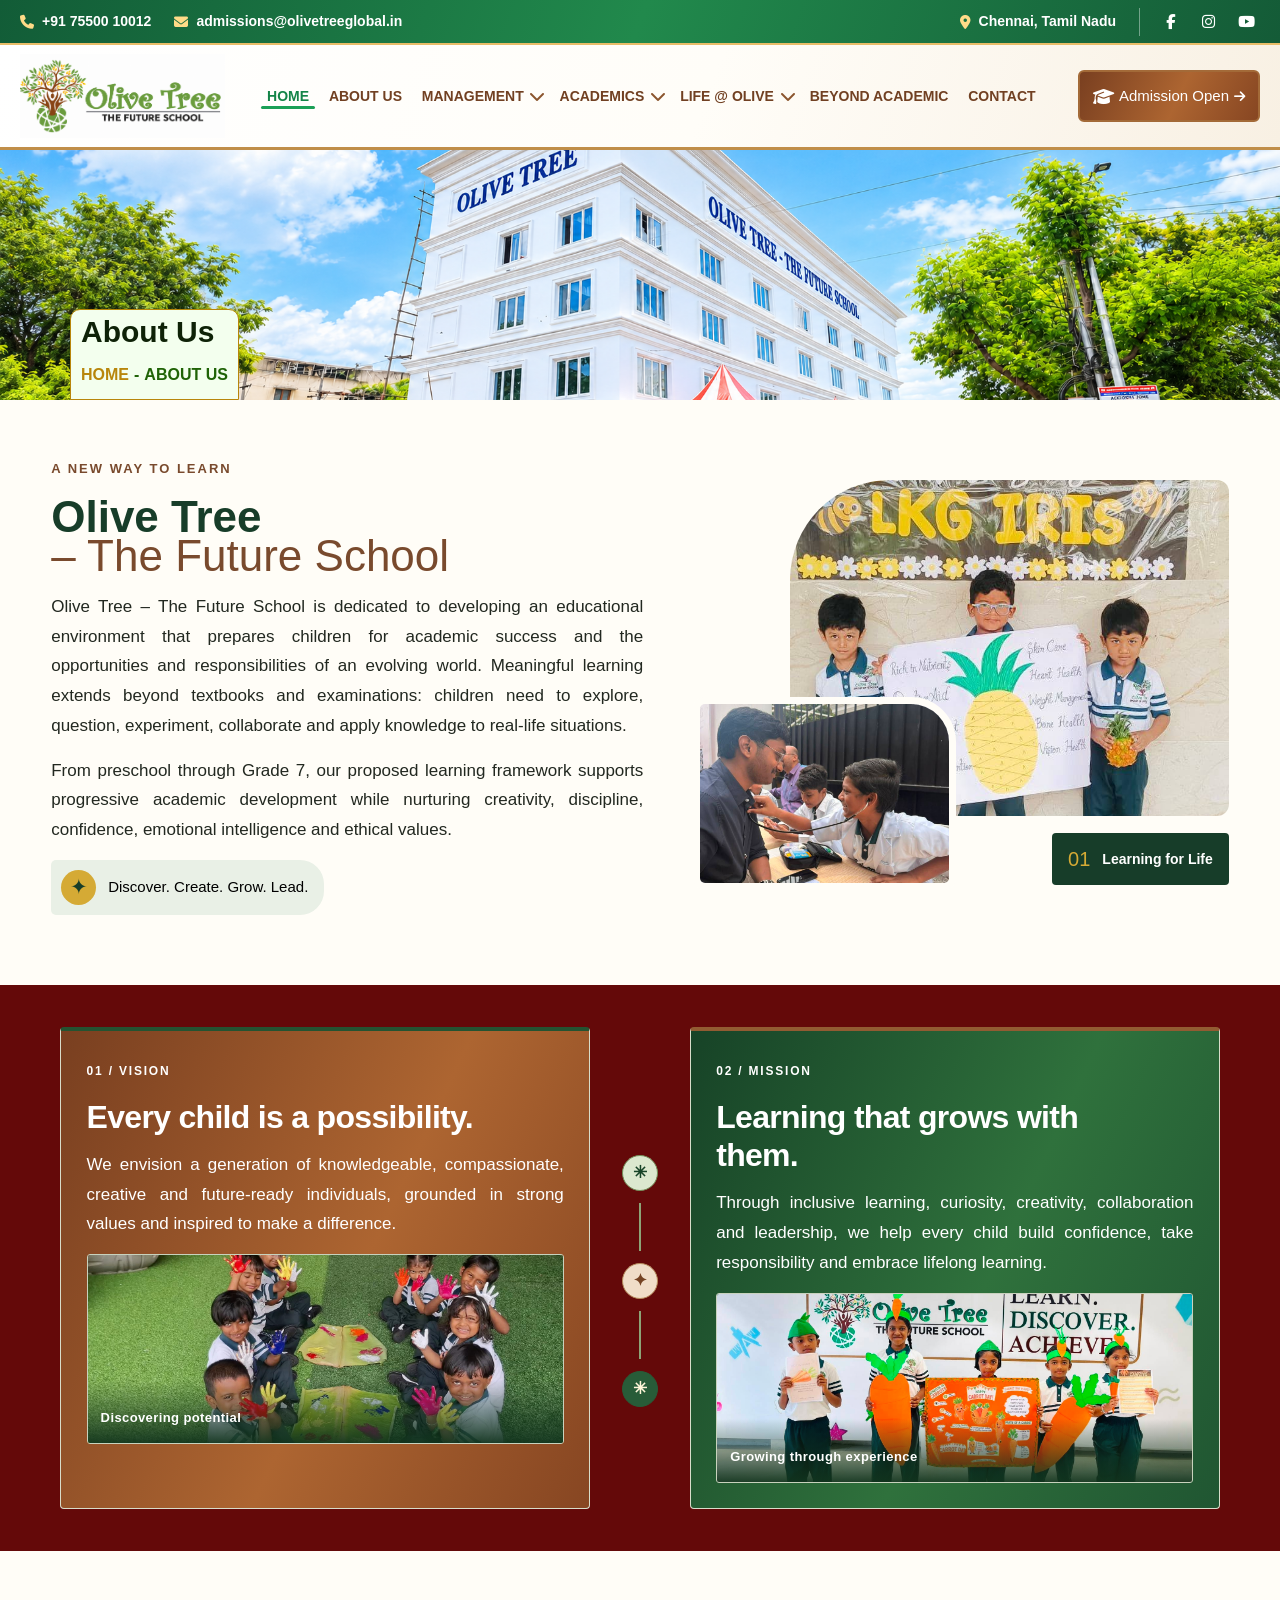
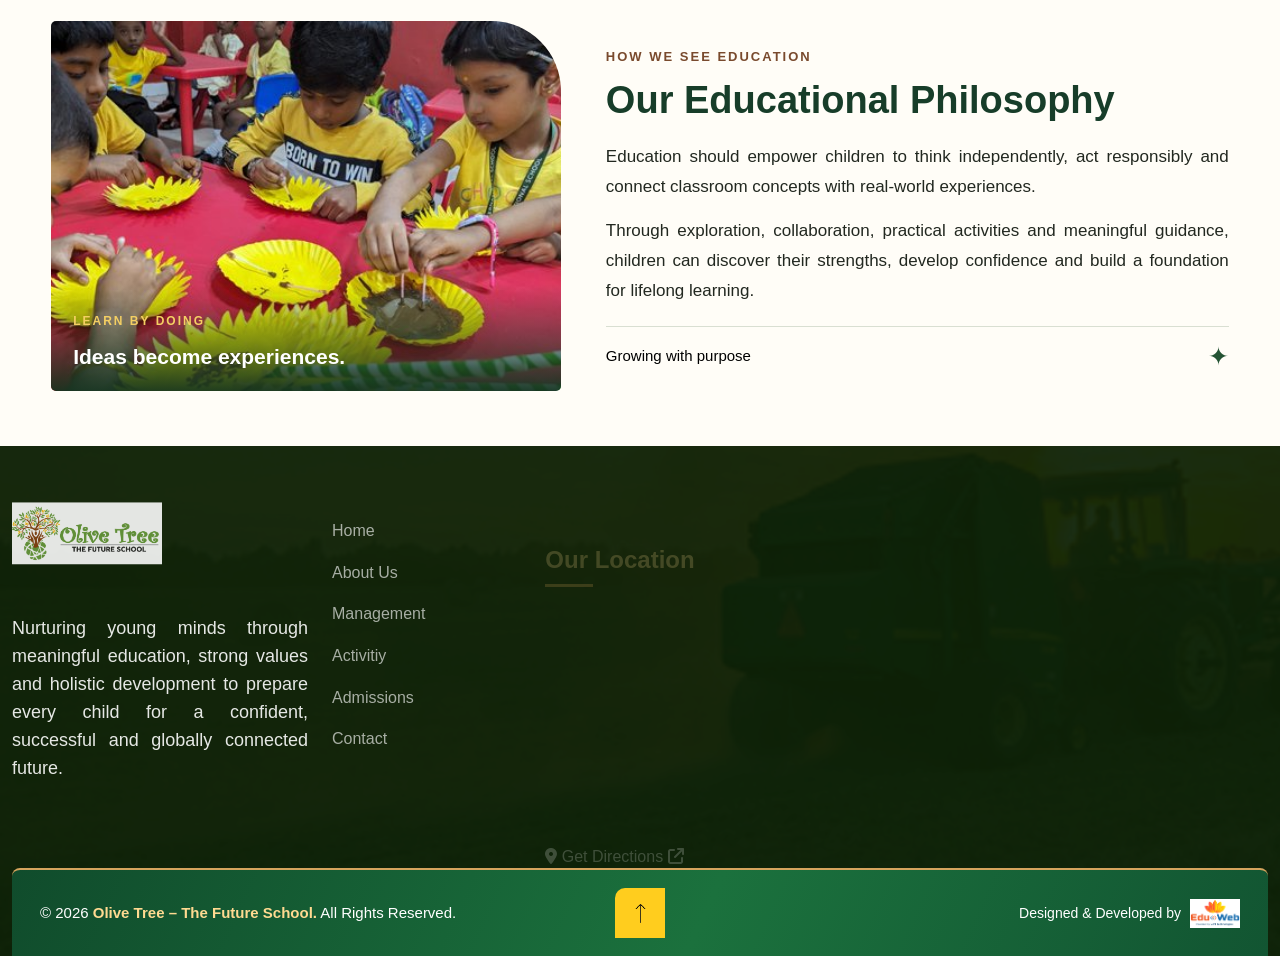
<file: about.html>
<!DOCTYPE html>
<html lang="en">


<meta http-equiv="content-type" content="text/html;charset=utf-8" />

<head>
    <meta charset="UTF-8">
    <meta name="viewport" content="width=device-width, initial-scale=1.0">
    <title> OLIVE TREE FUTURE SCHOOL</title>
    <link rel="stylesheet" href="assets/css/bootstrap.min.css">
    <link rel="stylesheet" href="assets/css/style.css">
    <link rel="stylesheet" href="assets/css/custom.css">
    <link rel="stylesheet" href="assets/css/swiper-bundle.min.css">
    <link rel="stylesheet" href="assets/fonts/fontawesome-free-6.7.1-web/css/all.min.css">
    <link rel="shortcut icon" type="image/x-icon" href="assets/img/future.png">
</head>

<body>

    <!-- =========================================
     OLIVE TREE SCHOOL HEADER
========================================= -->

    <header class="ot-header" id="otHeader">

        <!-- ========== TOP HEADER ========== -->
        <div class="ot-top-header">
            <div class="ot-header-container ot-top-inner">

                <div class="ot-top-left">

                    <a href="tel:+917550010012">
                        <i class="fa-solid fa-phone"></i>
                        +91 75500 10012
                    </a>

                    <a href="mailto:admissions@olivetreeglobal.in">
                        <i class="fa-solid fa-envelope"></i>
                        admissions@olivetreeglobal.in
                    </a>

                </div>

                <div class="ot-top-right">

                    <span class="ot-top-location">
                        <i class="fa-solid fa-location-dot"></i>
                        Chennai, Tamil Nadu
                    </span>

                    <div class="ot-social-links">
                        <a href="#" aria-label="Facebook">
                            <i class="fa-brands fa-facebook-f"></i>
                        </a>
                        <a href="#" aria-label="Instagram">
                            <i class="fa-brands fa-instagram"></i>
                        </a>
                        <a href="#" aria-label="YouTube">
                            <i class="fa-brands fa-youtube"></i>
                        </a>
                    </div>

                </div>

            </div>
        </div>

        <!-- ========== MAIN HEADER ========== -->
        <div class="ot-main-header">
            <div class="ot-header-container ot-main-inner">

                <!-- LOGO ONLY -->
                <a href="index.html" class="ot-header-logo">
                    <img src="assets/img/future.png" alt="Olive Tree Group of Schools">
                </a>


              <!-- NAVIGATION -->
<nav class="ot-main-nav" id="otMainNav" aria-label="Main navigation">

    <ul class="ot-nav-list">

        <!-- HOME -->
        <li>
            <a href="index.html" class="ot-nav-link active" aria-current="page">
                HOME
            </a>
        </li>

        <!-- ABOUT US -->
        <li>
            <a href="about.html" class="ot-nav-link">
                ABOUT US
            </a>
        </li>

        <!-- MANAGEMENT -->
        <li class="ot-dropdown-parent">

            <div class="ot-nav-row">
                <a href="management.html" class="ot-nav-link">
                    MANAGEMENT
                </a>

                <button
                    class="ot-submenu-toggle"
                    type="button"
                    aria-label="Toggle Management submenu"
                    aria-expanded="false"
                >
                    <i class="fa-solid fa-chevron-down" aria-hidden="true"></i>
                </button>
            </div>

            <ul class="ot-submenu">
                <li>
                    <a href="chairman.html">Chairman's Message</a>
                </li>
                <li>
                    <a href="ceo.html">CEO's Message</a>
                </li>
                <li>
                    <a href="correspondent.html">Correspondent's Message</a>
                </li>
            </ul>

        </li>

        <!-- ACADEMICS -->
        <li class="ot-dropdown-parent">

            <div class="ot-nav-row">
                <a href="academics.html" class="ot-nav-link">
                    ACADEMICS
                </a>

                <button
                    class="ot-submenu-toggle"
                    type="button"
                    aria-label="Toggle Academics submenu"
                    aria-expanded="false"
                >
                    <i class="fa-solid fa-chevron-down" aria-hidden="true"></i>
                </button>
            </div>

            <ul class="ot-submenu">
                <li>
                    <a href="pre-primary.html">Pre-Primary</a>
                </li>
                <li>
                    <a href="primary.html">Primary</a>
                </li>
                <li>
                    <a href="middle-school.html">Middle School</a>
                </li>
            
            </ul>

        </li>

        <!-- LIFE AT OLIVE -->
        <li class="ot-dropdown-parent">

            <div class="ot-nav-row">
                <a href="life-at-olive.html" class="ot-nav-link">
                    LIFE @ OLIVE
                </a>

                <button
                    class="ot-submenu-toggle"
                    type="button"
                    aria-label="Toggle Life at Olive submenu"
                    aria-expanded="false"
                >
                    <i class="fa-solid fa-chevron-down" aria-hidden="true"></i>
                </button>
            </div>

            <ul class="ot-submenu">
                <li>
                    <a href="student-development.html">
                        Student Development
                    </a>
                </li>
        
                <li>
                    <a href="parents-corner.html">
                        Parents' Corner
                    </a>
                </li>
            </ul>

        </li>

         <li>
                    <a href="beyond-academics.html" class="ot-nav-link">
                        BEYOND ACADEMIC
                    </a>
                </li>

        <!-- CONTACT -->
        <li>
            <a href="contact.html" class="ot-nav-link">
                CONTACT
            </a>
        </li>

    </ul>

</nav>


                <!-- RIGHT ACTIONS -->
                <div class="ot-header-actions">

                    <a href="admission.html" class="ot-admission-button">
                        <i class="fa-solid fa-graduation-cap"></i>
                        <span style="color: white;">Admission Open</span>
                        <i class="fa-solid fa-arrow-right ot-admission-arrow"></i>
                    </a>

                    <button class="ot-mobile-toggle" id="otMobileToggle" type="button" aria-label="Open menu"
                        aria-controls="otMainNav" aria-expanded="false">
                        <i class="fa-solid fa-bars"></i>
                    </button>

                </div>

            </div>
        </div>

        <!-- MOBILE OVERLAY -->
        <div class="ot-nav-overlay" id="otNavOverlay"></div>

    </header>

    <!-- =========================================
     HEADER JAVASCRIPT
========================================= -->

    <script>
        document.addEventListener("DOMContentLoaded", function () {

            const toggle = document.getElementById("otMobileToggle");
            const nav = document.getElementById("otMainNav");
            const overlay = document.getElementById("otNavOverlay");
            const submenuButtons = document.querySelectorAll(
                ".ot-submenu-toggle"
            );

            function closeMenu() {
                nav.classList.remove("ot-nav-active");
                overlay.classList.remove("ot-overlay-active");
                document.body.classList.remove("ot-menu-open");

                toggle.setAttribute("aria-expanded", "false");
                toggle.setAttribute("aria-label", "Open menu");
                toggle.innerHTML = '<i class="fa-solid fa-bars"></i>';

                document.querySelectorAll(".ot-dropdown-parent")
                    .forEach(item => item.classList.remove("ot-submenu-open"));

                submenuButtons.forEach(button => {
                    button.setAttribute("aria-expanded", "false");
                });
            }

            toggle.addEventListener("click", function () {
                if (nav.classList.contains("ot-nav-active")) {
                    closeMenu();
                } else {
                    nav.classList.add("ot-nav-active");
                    overlay.classList.add("ot-overlay-active");
                    document.body.classList.add("ot-menu-open");

                    toggle.setAttribute("aria-expanded", "true");
                    toggle.setAttribute("aria-label", "Close menu");
                    toggle.innerHTML = '<i class="fa-solid fa-xmark"></i>';
                }
            });

            overlay.addEventListener("click", closeMenu);

            submenuButtons.forEach(button => {
                button.addEventListener("click", function () {

                    const parent = button.closest(".ot-dropdown-parent");
                    const isOpen = parent.classList.contains("ot-submenu-open");

                    document.querySelectorAll(".ot-dropdown-parent")
                        .forEach(item => {
                            item.classList.remove("ot-submenu-open");
                            item.querySelector(".ot-submenu-toggle")
                                .setAttribute("aria-expanded", "false");
                        });

                    if (!isOpen) {
                        parent.classList.add("ot-submenu-open");
                        button.setAttribute("aria-expanded", "true");
                    }
                });
            });

            document.addEventListener("keydown", function (event) {
                if (event.key === "Escape") closeMenu();
            });

            window.addEventListener("resize", function () {
                if (window.innerWidth > 1100) closeMenu();
            });

        });
    </script>


        <!--===== Hero Section    S T A R T =====-->
        <section class="sb-hero-area">
            <div class="sb-breadcrum ">
                <div class="sb-breadcrum-thumb">

                    <img src="assets/img/banner1.png" alt="" style="height:250px;">



                </div>
                <div class="container position-relative">
                    <div class="sb-breadcrum-content ">

                        <h2 class="sb-breadcrum-title">About Us</h2>


                        <ul class="d-inline-flex align-items-center">
                            <li><a href="index.html" style="color:
                             darkgoldenrod;font-weight: 700;">HOME </a></li>
                            <li> - </li>
                            <li>ABOUT US </li>

                        </ul>
                    </div>
                </div>


            </div>
        </section>


        
<section class="ot-unique-school">

    <!-- INTRODUCTION WITH IMAGE COLLAGE -->
    <div class="otu-intro">
        <div class="otu-intro-text">
            <span class="otu-eyebrow">A NEW WAY TO LEARN</span>
            <h2>Olive Tree <span>– The Future School</span></h2>

            <p>
                Olive Tree – The Future School is dedicated to developing an
                educational environment that prepares children for academic
                success and the opportunities and responsibilities of an
                evolving world. Meaningful learning extends beyond textbooks
                and examinations: children need to explore, question,
                experiment, collaborate and apply knowledge to real-life
                situations.
            </p>

            <p>
                From preschool through Grade 7, our proposed learning framework
                supports progressive academic development while nurturing
                creativity, discipline, confidence, emotional intelligence
                and ethical values.
            </p>

            <div class="otu-intro-note">
                <span class="otu-note-mark">✦</span>
                <span>Discover. Create. Grow. Lead.</span>
            </div>
        </div>

        <div class="otu-collage">
            <div class="otu-photo otu-photo-main">
                <img src="assets/img/bee.jpg"
                     alt="Children learning together">
            </div>

            <div class="otu-photo otu-photo-small">
                <img src="assets/img/doctor2.jpg"
                     alt="Children exploring a practical activity">
            </div>

            <div class="otu-collage-label">
                <span>01</span>
                Learning for Life
            </div>
        </div>
    </div>


<section class="ot-growth" id="vision-mission" style="background-color: rgb(100, 9, 9);">

    <div class="ot-growth-wrap">

        <div class="ot-growth-layout">

            <!-- LEFT: VISION -->
            <div class="ot-growth-vision">
                <span class="ot-growth-index" style="color: white;">01 / VISION</span>

                <h2 style="color: white;">Every child is a <em style="color: white;">possibility.</em></h2>

                <p style="color: white;">
                    We envision a generation of knowledgeable, compassionate,
                    creative and future-ready individuals, grounded in strong
                    values and inspired to make a difference.
                </p>

                <div class="ot-growth-image">
                    <img src="assets/img/fungame.jpg"
                         alt="Children exploring and learning">
                    <span class="ot-growth-image-caption" style="color: white;">
                        Discovering potential
                    </span>
                </div>
            </div>

            <!-- MIDDLE: GROWTH PATH -->
            <div class="ot-growth-path" aria-hidden="true">
                <span class="ot-growth-seed">✳</span>
                <span class="ot-growth-path-line"></span>
                <span class="ot-growth-leaf">✦</span>
                <span class="ot-growth-path-line"></span>
                <span class="ot-growth-star">✳</span>
            </div>

            <!-- RIGHT: MISSION -->
            <div class="ot-growth-mission">
                <span class="ot-growth-index" style="color: white;">02 / MISSION</span>

                <h3 style="color: white;">Learning that <em style="color: white;">grows with them.</em></h3>

                <p style="color: white;">
                    Through inclusive learning, curiosity, creativity,
                    collaboration and leadership, we help every child build
                    confidence, take responsibility and embrace lifelong learning.
                </p>

                <div class="ot-growth-image">
                    <img src="assets/img/carrot1.jpg"
                         alt="Students collaborating in a learning activity">
                    <span class="ot-growth-image-caption" style="color: white;">
                        Growing through experience
                    </span>
                </div>
            </div>

        </div>

    </div>
</section>


    <!-- EDUCATIONAL PHILOSOPHY -->
    <div class="otu-philosophy">
        <div class="otu-philosophy-visual">
            <img src="assets/img/gallery1/discovery.jpg"
                 alt="Hands-on learning at school">
            <div class="otu-image-caption">
                <span>LEARN BY DOING</span>
                <strong>Ideas become experiences.</strong>
            </div>
        </div>

        <div class="otu-philosophy-text">
            <span class="otu-eyebrow">HOW WE SEE EDUCATION</span>
            <h2>Our Educational Philosophy</h2>

            <p>
                Education should empower children to think independently,
                act responsibly and connect classroom concepts with
                real-world experiences.
            </p>

            <p>
                Through exploration, collaboration, practical activities
                and meaningful guidance, children can discover their
                strengths, develop confidence and build a foundation
                for lifelong learning.
            </p>

            <div class="otu-philosophy-signoff">
                <span>Growing with purpose</span>
                <span class="otu-signoff-leaf">✦</span>
            </div>
        </div>
    </div>

</section>

    <!--===== footer Section    S T A R T =====-->
    <footer class="bg-img pt-120 content" data-bg-src="assets/images/background/footer1.1-bg.png">

        <div class="sb-footer overflow-x-hidden">
            <div class="container">
                <div class="row  ">
                    <div class="col-lg-3 col-md-7">
                        <div class="mb-40 mb-lg-0 fade-up">
                            <div class="sb-footer-logo pb-50">
                                <img src="assets/img/future.png" alt="" style="width: 150px;">
                            </div>
                            <p class="sb-footer- fs-18">Nurturing young minds through meaningful education,
                            strong values and holistic development to prepare
                            every child for a confident, successful and
                            globally connected future.</p>
                        </div>
                    </div>
                    <div class="col-xl-2 col-lg-2 col-md-5">

                        <div class="sb-footer-item pl-60 mb-40 mb-lg-0 fade-up">

                               <ul>
                                <li><a href="index.html">Home</a> </li>
                                <li><a href="about.html">About Us</a> </li>
                                <li><a href="chairman.html">Management</a></li>
                                <li><a href="beyond-academics.html">Activitiy</a> </li>
                                <li><a href="admission.html">Admissions</a></li>
                                <li><a href="contact.html">Contact</a></li>

                            </ul>
                        </div>
                    </div>
            
<!-- ===== FOOTER GOOGLE MAP LOCATION ===== -->
<div class="col-lg-4 col-xl-4 col-md-7">
    <div class="sb-footer-item sb-footer-location fade-up">

        <h4 class="sb-footer-title">Our Location</h4>

        <div class="sb-footer-map">
            <iframe
                src="https://www.google.com/maps?q=Kodungaiyur,Chennai,Tamil+Nadu&output=embed"
                title="School Location"
                width="100%"
                height="220"
                style="border:0;"
                loading="lazy"
                referrerpolicy="no-referrer-when-downgrade"
                allowfullscreen>
            </iframe>
        </div>

        <a
            href="https://www.google.com/maps/search/?api=1&query=Kodungaiyur+Chennai+Tamil+Nadu"
            target="_blank"
            rel="noopener noreferrer"
            class="sb-footer-map-link">

            <i class="fa-solid fa-location-dot"></i>
            Get Directions
            <i class="fa-solid fa-arrow-up-right-from-square"></i>

        </a>

    </div>
</div>

                    <div class="col-lg-3 col-xl-3 col-md-5">
                        <div class=" pl-36 fade-up">
                            <h4 class="sb-footer-title">Contact</h4>
                            <ul>
                                <li><a href="tel:+1800123654987com" class="d-inline-flex align-items-center"> <img
                                            class="mr-10" src="assets/images/icon/footer_icon-1.png" alt="footer_icon">
                                       +917550010012
</a></li>
                                <li><a href="#" class="d-inline-flex align-items-center"> <img class="mr-10"
                                            src="assets/images/icon/footer_icon-2.png" alt="footer_icon">Vijay Skyline, E Main Rd, Welcome Colony, Anna Nagar, Chennai, Tamil Nadu 600101</a></li>
                                <li><a href="mailto:argonic.needhelp@company.com"
                                        class="d-inline-flex align-items-center"><img class="mr-10"
                                            src="assets/images/icon/footer_icon-3.png" alt="footer_icon">
                                       admissions@olivetreeglobal.in</a></li>
                            </ul>
                           
                        </div>
                    </div>
                </div>
            </div>
       
<!-- ===== FOOTER BOTTOM START ===== -->

<div class="container">
    <div class="sb-footer-bottom">
        <div class="sb-footer-bottom-wrapper">

            <!-- COPYRIGHT -->
            <div class="sb-footer-copyright">
                <p>
                    &copy; 2026
                    <strong>Olive Tree – The Future School.</strong>
                    All Rights Reserved.
                </p>
            </div>

            <!-- DESIGNED BY -->
            <div class="sb-footer-designer">
                <span>Designed &amp; Developed by</span>

                <a href="https://www.eduweb.co.in" target="_blank"
                   rel="noopener noreferrer"
                   class="sb-footer-designer-link">

                    <img
                        src="assets/img/New folder/companylogo.png"
                        alt="Eduweb Tech Logo">

                </a>
            </div>

            <!-- BACK TO TOP -->
            <button
                class="sb-backToTop"
                id="backToTop"
                type="button"
                aria-label="Back to top">

                <img
                    src="assets/images/icon/arrow-up.png"
                    alt="">
            </button>

        </div>
    </div>
</div>

<!-- ===== FOOTER BOTTOM END ===== -->

        </div>



    </footer>


    <script src="assets/js/jquery-3.7.1.min.js"></script>
    <!--  isotope link-->
    <script src="assets/js/isotope.pkgd.min.js"></script>
    <!--  imagesloaded link-->
    <script src="assets/js/imagesloaded.pkgd.min.js"></script>
    <!--===== Bootstrap link =====-->
    <script src="assets/js/bootstrap.bundle.min.js"></script>
    <!-- Waypoints link -->
    <script src="assets/js/jquery.waypoints.min.js"></script>
    <!-- CounterUp link-->
    <script src="assets/js/jquery.counterup.min.js"></script>
    <!-- Swiper link-->
    <script src="assets/js/swiper-bundle.min.js"></script>
    <!-- magnific link-->
    <script src="assets/js/jquery.magnific-popup.min.js"></script>
    <!-- gsap link-->
    <script src="assets/js/gsap.js"></script>
    <!-- gsap link-->
    <script src="assets/js/gsap-split-text.js"></script>
    <!-- gsap scroll link-->
    <script src="assets/js/gsap-scroll-trigger.js"></script>
    <!-- Main js link-->
    <script src="assets/js/main.js"></script>


</body>



</html>
</file>
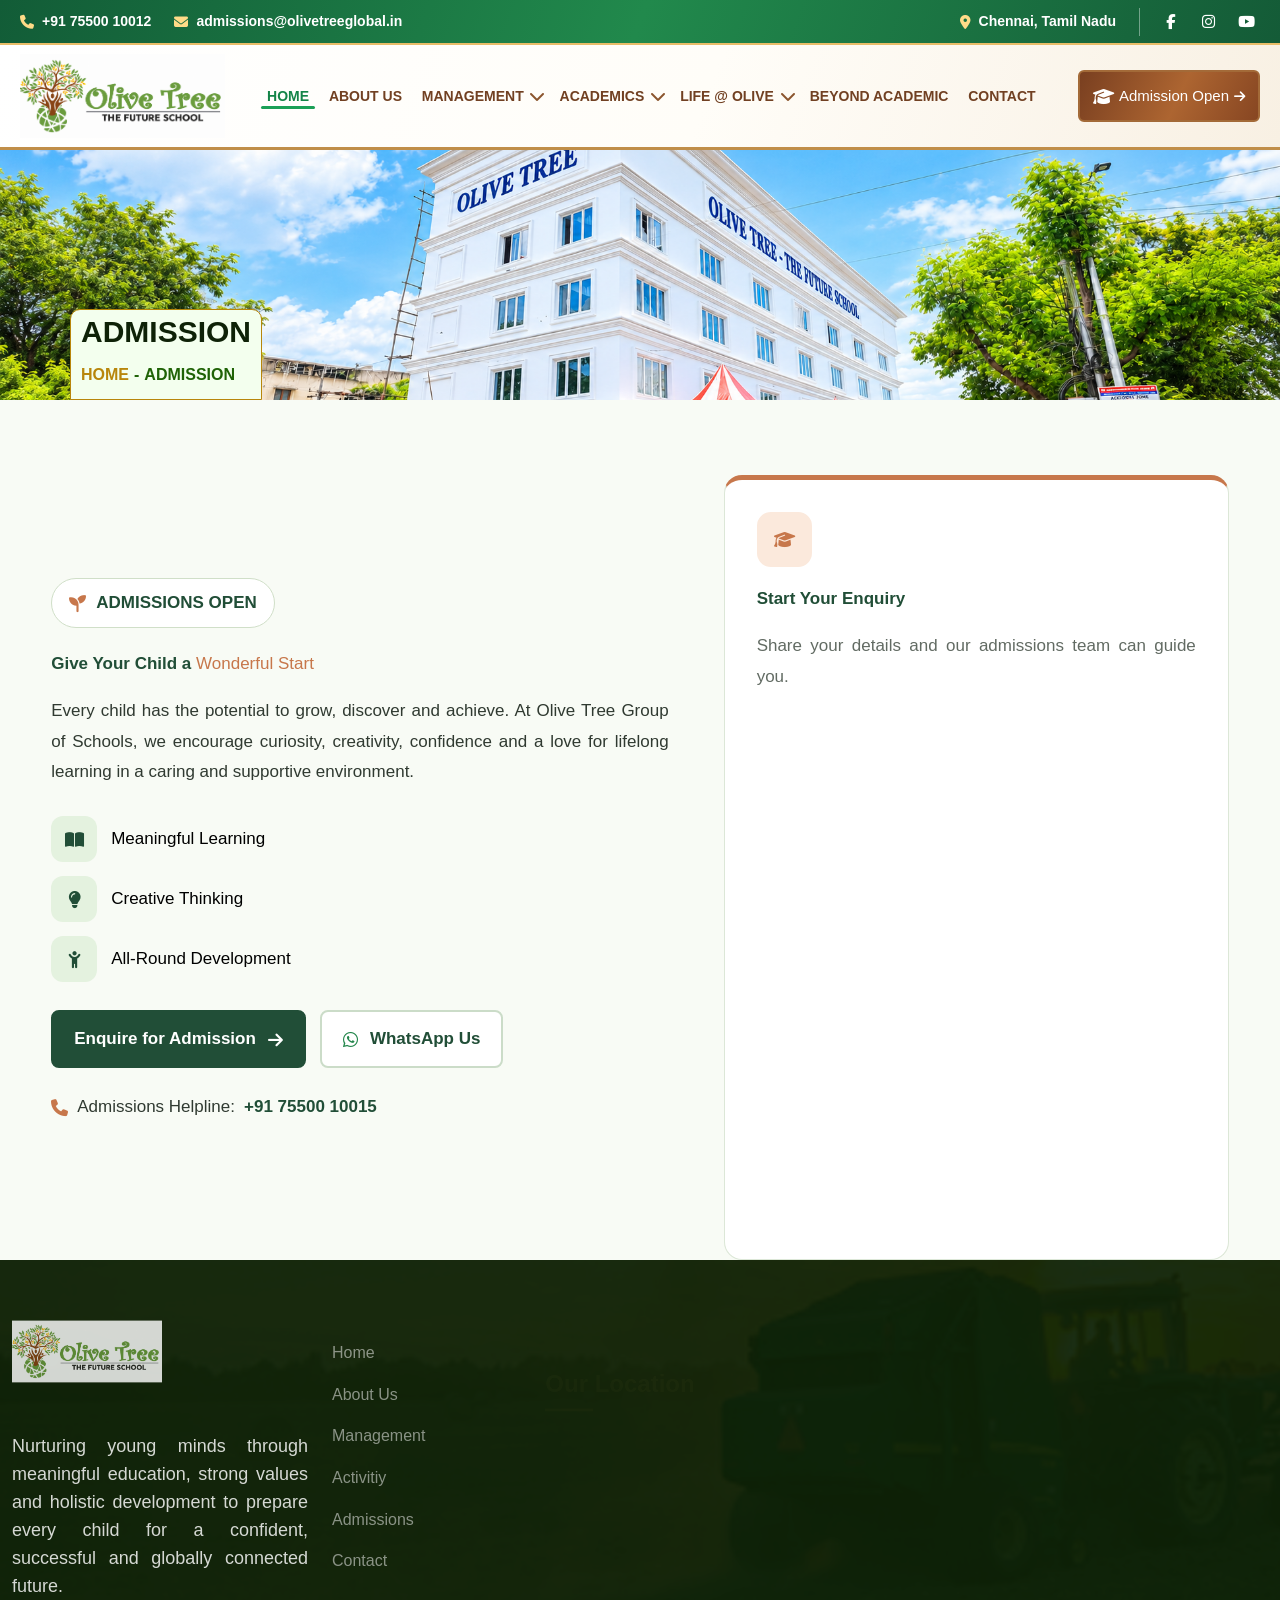
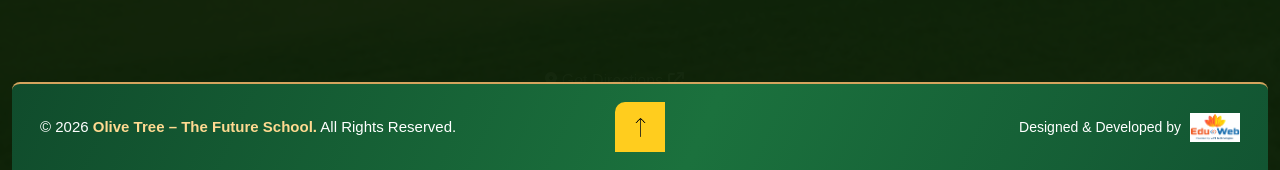
<file: admission.html>
<!DOCTYPE html>
<html lang="en">


<meta http-equiv="content-type" content="text/html;charset=utf-8" />

<head>
    <meta charset="UTF-8">
    <meta name="viewport" content="width=device-width, initial-scale=1.0">
    <title> OLIVE TREE FUTURE SCHOOL</title>
    <link rel="stylesheet" href="assets/css/bootstrap.min.css">
    <link rel="stylesheet" href="assets/css/style.css">
    <link rel="stylesheet" href="assets/css/custom.css">
    <link rel="stylesheet" href="assets/css/swiper-bundle.min.css">
    <link rel="stylesheet" href="assets/fonts/fontawesome-free-6.7.1-web/css/all.min.css">
    <link rel="shortcut icon" type="image/x-icon" href="assets/img/future.png">
</head>

<body>

    <!-- =========================================
     OLIVE TREE SCHOOL HEADER
========================================= -->

    <header class="ot-header" id="otHeader">

        <!-- ========== TOP HEADER ========== -->
        <div class="ot-top-header">
            <div class="ot-header-container ot-top-inner">

                <div class="ot-top-left">

                    <a href="tel:+917550010012">
                        <i class="fa-solid fa-phone"></i>
                        +91 75500 10012
                    </a>

                    <a href="mailto:admissions@olivetreeglobal.in">
                        <i class="fa-solid fa-envelope"></i>
                        admissions@olivetreeglobal.in
                    </a>

                </div>

                <div class="ot-top-right">

                    <span class="ot-top-location">
                        <i class="fa-solid fa-location-dot"></i>
                        Chennai, Tamil Nadu
                    </span>

                    <div class="ot-social-links">
                        <a href="#" aria-label="Facebook">
                            <i class="fa-brands fa-facebook-f"></i>
                        </a>
                        <a href="#" aria-label="Instagram">
                            <i class="fa-brands fa-instagram"></i>
                        </a>
                        <a href="#" aria-label="YouTube">
                            <i class="fa-brands fa-youtube"></i>
                        </a>
                    </div>

                </div>

            </div>
        </div>

        <!-- ========== MAIN HEADER ========== -->
        <div class="ot-main-header">
            <div class="ot-header-container ot-main-inner">

                <!-- LOGO ONLY -->
                <a href="index.html" class="ot-header-logo">
                    <img src="assets/img/future.png" alt="Olive Tree Group of Schools">
                </a>

              <!-- NAVIGATION -->
<nav class="ot-main-nav" id="otMainNav" aria-label="Main navigation">

    <ul class="ot-nav-list">

        <!-- HOME -->
        <li>
            <a href="index.html" class="ot-nav-link active" aria-current="page">
                HOME
            </a>
        </li>

        <!-- ABOUT US -->
        <li>
            <a href="about.html" class="ot-nav-link">
                ABOUT US
            </a>
        </li>

        <!-- MANAGEMENT -->
        <li class="ot-dropdown-parent">

            <div class="ot-nav-row">
                <a href="management.html" class="ot-nav-link">
                    MANAGEMENT
                </a>

                <button
                    class="ot-submenu-toggle"
                    type="button"
                    aria-label="Toggle Management submenu"
                    aria-expanded="false"
                >
                    <i class="fa-solid fa-chevron-down" aria-hidden="true"></i>
                </button>
            </div>

            <ul class="ot-submenu">
                <li>
                    <a href="chairman.html">Chairman's Message</a>
                </li>
                <li>
                    <a href="ceo.html">CEO's Message</a>
                </li>
                <li>
                    <a href="correspondent.html">Correspondent's Message</a>
                </li>
            </ul>

        </li>

        <!-- ACADEMICS -->
        <li class="ot-dropdown-parent">

            <div class="ot-nav-row">
                <a href="academics.html" class="ot-nav-link">
                    ACADEMICS
                </a>

                <button
                    class="ot-submenu-toggle"
                    type="button"
                    aria-label="Toggle Academics submenu"
                    aria-expanded="false"
                >
                    <i class="fa-solid fa-chevron-down" aria-hidden="true"></i>
                </button>
            </div>

            <ul class="ot-submenu">
                <li>
                    <a href="pre-primary.html">Pre-Primary</a>
                </li>
                <li>
                    <a href="primary.html">Primary</a>
                </li>
                <li>
                    <a href="middle-school.html">Middle School</a>
                </li>
            
            </ul>

        </li>

        <!-- LIFE AT OLIVE -->
        <li class="ot-dropdown-parent">

            <div class="ot-nav-row">
                <a href="life-at-olive.html" class="ot-nav-link">
                    LIFE @ OLIVE
                </a>

                <button
                    class="ot-submenu-toggle"
                    type="button"
                    aria-label="Toggle Life at Olive submenu"
                    aria-expanded="false"
                >
                    <i class="fa-solid fa-chevron-down" aria-hidden="true"></i>
                </button>
            </div>

            <ul class="ot-submenu">
                <li>
                    <a href="student-development.html">
                        Student Development
                    </a>
                </li>
        
                <li>
                    <a href="parents-corner.html">
                        Parents' Corner
                    </a>
                </li>
            </ul>

        </li>

         <li>
                    <a href="beyond-academics.html" class="ot-nav-link">
                        BEYOND ACADEMIC
                    </a>
                </li>

        <!-- CONTACT -->
        <li>
            <a href="contact.html" class="ot-nav-link">
                CONTACT
            </a>
        </li>

    </ul>

</nav>


                <!-- RIGHT ACTIONS -->
                <div class="ot-header-actions">

                    <a href="admission.html" class="ot-admission-button">
                        <i class="fa-solid fa-graduation-cap"></i>
                        <span style="color: white;">Admission Open</span>
                        <i class="fa-solid fa-arrow-right ot-admission-arrow"></i>
                    </a>

                    <button class="ot-mobile-toggle" id="otMobileToggle" type="button" aria-label="Open menu"
                        aria-controls="otMainNav" aria-expanded="false">
                        <i class="fa-solid fa-bars"></i>
                    </button>

                </div>

            </div>
        </div>

        <!-- MOBILE OVERLAY -->
        <div class="ot-nav-overlay" id="otNavOverlay"></div>

    </header>

    <!-- =========================================
     HEADER JAVASCRIPT
========================================= -->

    <script>
        document.addEventListener("DOMContentLoaded", function () {

            const toggle = document.getElementById("otMobileToggle");
            const nav = document.getElementById("otMainNav");
            const overlay = document.getElementById("otNavOverlay");
            const submenuButtons = document.querySelectorAll(
                ".ot-submenu-toggle"
            );

            function closeMenu() {
                nav.classList.remove("ot-nav-active");
                overlay.classList.remove("ot-overlay-active");
                document.body.classList.remove("ot-menu-open");

                toggle.setAttribute("aria-expanded", "false");
                toggle.setAttribute("aria-label", "Open menu");
                toggle.innerHTML = '<i class="fa-solid fa-bars"></i>';

                document.querySelectorAll(".ot-dropdown-parent")
                    .forEach(item => item.classList.remove("ot-submenu-open"));

                submenuButtons.forEach(button => {
                    button.setAttribute("aria-expanded", "false");
                });
            }

            toggle.addEventListener("click", function () {
                if (nav.classList.contains("ot-nav-active")) {
                    closeMenu();
                } else {
                    nav.classList.add("ot-nav-active");
                    overlay.classList.add("ot-overlay-active");
                    document.body.classList.add("ot-menu-open");

                    toggle.setAttribute("aria-expanded", "true");
                    toggle.setAttribute("aria-label", "Close menu");
                    toggle.innerHTML = '<i class="fa-solid fa-xmark"></i>';
                }
            });

            overlay.addEventListener("click", closeMenu);

            submenuButtons.forEach(button => {
                button.addEventListener("click", function () {

                    const parent = button.closest(".ot-dropdown-parent");
                    const isOpen = parent.classList.contains("ot-submenu-open");

                    document.querySelectorAll(".ot-dropdown-parent")
                        .forEach(item => {
                            item.classList.remove("ot-submenu-open");
                            item.querySelector(".ot-submenu-toggle")
                                .setAttribute("aria-expanded", "false");
                        });

                    if (!isOpen) {
                        parent.classList.add("ot-submenu-open");
                        button.setAttribute("aria-expanded", "true");
                    }
                });
            });

            document.addEventListener("keydown", function (event) {
                if (event.key === "Escape") closeMenu();
            });

            window.addEventListener("resize", function () {
                if (window.innerWidth > 1100) closeMenu();
            });

        });
    </script>


        <!--===== Hero Section    S T A R T =====-->
        <section class="sb-hero-area">
            <div class="sb-breadcrum ">
                <div class="sb-breadcrum-thumb">

                    <img src="assets/img/banner1.png" alt="" style="height:250px;">



                </div>
                <div class="container position-relative">
                    <div class="sb-breadcrum-content ">

                        <h2 class="sb-breadcrum-title">ADMISSION</h2>


                        <ul class="d-inline-flex align-items-center">
                            <li><a href="index.html" style="color:
                             darkgoldenrod;font-weight: 700;">HOME </a></li>
                            <li> - </li>
                            <li>ADMISSION</li>

                        </ul>
                    </div>
                </div>


            </div>
        </section>


<!-- OLIVE TREE ADMISSION SECTION -->
<section class="ot-admission-section" id="admissions">

    <div class="ot-admission-container">

        <!-- LEFT CONTENT -->
        <div class="ot-admission-content">

            <span class="ot-admission-tag">
                <i class="fa-solid fa-seedling"></i>
                ADMISSIONS OPEN
            </span>

            <h2>
                Give Your Child a
                <span>Wonderful Start</span>
            </h2>

            <p>
                Every child has the potential to grow, discover and achieve.
                At Olive Tree Group of Schools, we encourage curiosity,
                creativity, confidence and a love for lifelong learning
                in a caring and supportive environment.
            </p>

            <div class="ot-admission-highlights">

                <div class="ot-admission-highlight">
                    <span class="ot-admission-icon">
                        <i class="fa-solid fa-book-open"></i>
                    </span>
                    <span>Meaningful Learning</span>
                </div>

                <div class="ot-admission-highlight">
                    <span class="ot-admission-icon">
                        <i class="fa-solid fa-lightbulb"></i>
                    </span>
                    <span>Creative Thinking</span>
                </div>

                <div class="ot-admission-highlight">
                    <span class="ot-admission-icon">
                        <i class="fa-solid fa-child-reaching"></i>
                    </span>
                    <span>All-Round Development</span>
                </div>

            </div>

            <div class="ot-admission-buttons">

                <a href="contact.html#admission-enquiry"
                   class="ot-admission-btn ot-admission-btn-primary">
                    Enquire for Admission
                    <i class="fa-solid fa-arrow-right"></i>
                </a>

                <a href="https://wa.me/917550010015"
                   target="_blank"
                   rel="noopener noreferrer"
                   class="ot-admission-btn ot-admission-btn-whatsapp">
                    <i class="fa-brands fa-whatsapp"></i>
                    WhatsApp Us
                </a>

            </div>

            <div class="ot-admission-contact">
                <i class="fa-solid fa-phone"></i>
                Admissions Helpline:
                <a href="tel:+917550010015">+91 75500 10015</a>
            </div>

        </div>

        <!-- RIGHT ADMISSION CARD -->
        <div class="ot-admission-card">

            <div class="ot-admission-card-top">
                <span class="ot-admission-card-icon">
                    <i class="fa-solid fa-graduation-cap"></i>
                </span>

                <h3>Start Your Enquiry</h3>

                <p>
                    Share your details and our admissions team can guide you.
                </p>
            </div>

         <iframe aria-label='Admission Form' frameborder="0" style="height:500px;width:99%;border:none;" src='https://forms.zohopublic.in/olivetreeglobal1/form/AdmissionForm/formperma/iGsORpsb5z7Hp-IAwcEkxcXnIX0H8tuFMHjksOH0rJQ' >
</iframe>

        </div>

    </div>


</section>


<script>
    const otMiniForm = document.getElementById("otMiniAdmissionForm");
    const otMiniMessage = document.getElementById("otMiniFormMessage");

    otMiniForm.addEventListener("submit", function (event) {
        event.preventDefault();

        otMiniMessage.textContent =
            "Online submission is not connected yet. Please contact admissions at +91 75500 10015.";

        otMiniMessage.setAttribute("role", "status");
    });
</script>


    <!--===== footer Section    S T A R T =====-->
    <footer class="bg-img pt-120 content" data-bg-src="assets/images/background/footer1.1-bg.png">

        <div class="sb-footer overflow-x-hidden">
            <div class="container">
                <div class="row  ">
                    <div class="col-lg-3 col-md-7">
                        <div class="mb-40 mb-lg-0 fade-up">
                            <div class="sb-footer-logo pb-50">
                                <img src="assets/img/future.png" alt="" style="width: 150px;">
                            </div>
                            <p class="sb-footer- fs-18">Nurturing young minds through meaningful education,
                            strong values and holistic development to prepare
                            every child for a confident, successful and
                            globally connected future.</p>
                        </div>
                    </div>
                    <div class="col-xl-2 col-lg-2 col-md-5">

                        <div class="sb-footer-item pl-60 mb-40 mb-lg-0 fade-up">

                              <ul>
                                <li><a href="index.html">Home</a> </li>
                                <li><a href="about.html">About Us</a> </li>
                                <li><a href="chairman.html">Management</a></li>
                                <li><a href="beyond-academics.html">Activitiy</a> </li>
                                <li><a href="admission.html">Admissions</a></li>
                                <li><a href="contact.html">Contact</a></li>

                            </ul>
                        </div>
                    </div>
            
<!-- ===== FOOTER GOOGLE MAP LOCATION ===== -->
<div class="col-lg-4 col-xl-4 col-md-7">
    <div class="sb-footer-item sb-footer-location fade-up">

        <h4 class="sb-footer-title">Our Location</h4>

        <div class="sb-footer-map">
            <iframe
                src="https://www.google.com/maps?q=Kodungaiyur,Chennai,Tamil+Nadu&output=embed"
                title="School Location"
                width="100%"
                height="220"
                style="border:0;"
                loading="lazy"
                referrerpolicy="no-referrer-when-downgrade"
                allowfullscreen>
            </iframe>
        </div>

        <a
            href="https://www.google.com/maps/search/?api=1&query=Kodungaiyur+Chennai+Tamil+Nadu"
            target="_blank"
            rel="noopener noreferrer"
            class="sb-footer-map-link">

            <i class="fa-solid fa-location-dot"></i>
            Get Directions
            <i class="fa-solid fa-arrow-up-right-from-square"></i>

        </a>

    </div>
</div>

                    <div class="col-lg-3 col-xl-3 col-md-5">
                        <div class=" pl-36 fade-up">
                            <h4 class="sb-footer-title">Contact</h4>
                            <ul>
                                <li><a href="tel:+1800123654987com" class="d-inline-flex align-items-center"> <img
                                            class="mr-10" src="assets/images/icon/footer_icon-1.png" alt="footer_icon">
                                       +917550010012
</a></li>
                                <li><a href="#" class="d-inline-flex align-items-center"> <img class="mr-10"
                                            src="assets/images/icon/footer_icon-2.png" alt="footer_icon">Vijay Skyline, E Main Rd, Welcome Colony, Anna Nagar, Chennai, Tamil Nadu 600101</a></li>
                                <li><a href="mailto:argonic.needhelp@company.com"
                                        class="d-inline-flex align-items-center"><img class="mr-10"
                                            src="assets/images/icon/footer_icon-3.png" alt="footer_icon">
                                       admissions@olivetreeglobal.in</a></li>
                            </ul>
                           
                        </div>
                    </div>
                </div>
            </div>
       
<!-- ===== FOOTER BOTTOM START ===== -->

<div class="container">
    <div class="sb-footer-bottom">
        <div class="sb-footer-bottom-wrapper">

            <!-- COPYRIGHT -->
            <div class="sb-footer-copyright">
                <p>
                    &copy; 2026
                    <strong>Olive Tree – The Future School.</strong>
                    All Rights Reserved.
                </p>
            </div>

            <!-- DESIGNED BY -->
            <div class="sb-footer-designer">
                <span>Designed &amp; Developed by</span>

                <a href="https://www.eduweb.co.in" target="_blank"
                   rel="noopener noreferrer"
                   class="sb-footer-designer-link">

                    <img
                        src="assets/img/New folder/companylogo.png"
                        alt="Eduweb Tech Logo">

                </a>
            </div>

            <!-- BACK TO TOP -->
            <button
                class="sb-backToTop"
                id="backToTop"
                type="button"
                aria-label="Back to top">

                <img
                    src="assets/images/icon/arrow-up.png"
                    alt="">
            </button>

        </div>
    </div>
</div>

<!-- ===== FOOTER BOTTOM END ===== -->

        </div>



    </footer>


    <script src="assets/js/jquery-3.7.1.min.js"></script>
    <!--  isotope link-->
    <script src="assets/js/isotope.pkgd.min.js"></script>
    <!--  imagesloaded link-->
    <script src="assets/js/imagesloaded.pkgd.min.js"></script>
    <!--===== Bootstrap link =====-->
    <script src="assets/js/bootstrap.bundle.min.js"></script>
    <!-- Waypoints link -->
    <script src="assets/js/jquery.waypoints.min.js"></script>
    <!-- CounterUp link-->
    <script src="assets/js/jquery.counterup.min.js"></script>
    <!-- Swiper link-->
    <script src="assets/js/swiper-bundle.min.js"></script>
    <!-- magnific link-->
    <script src="assets/js/jquery.magnific-popup.min.js"></script>
    <!-- gsap link-->
    <script src="assets/js/gsap.js"></script>
    <!-- gsap link-->
    <script src="assets/js/gsap-split-text.js"></script>
    <!-- gsap scroll link-->
    <script src="assets/js/gsap-scroll-trigger.js"></script>
    <!-- Main js link-->
    <script src="assets/js/main.js"></script>


</body>



</html>
</file>
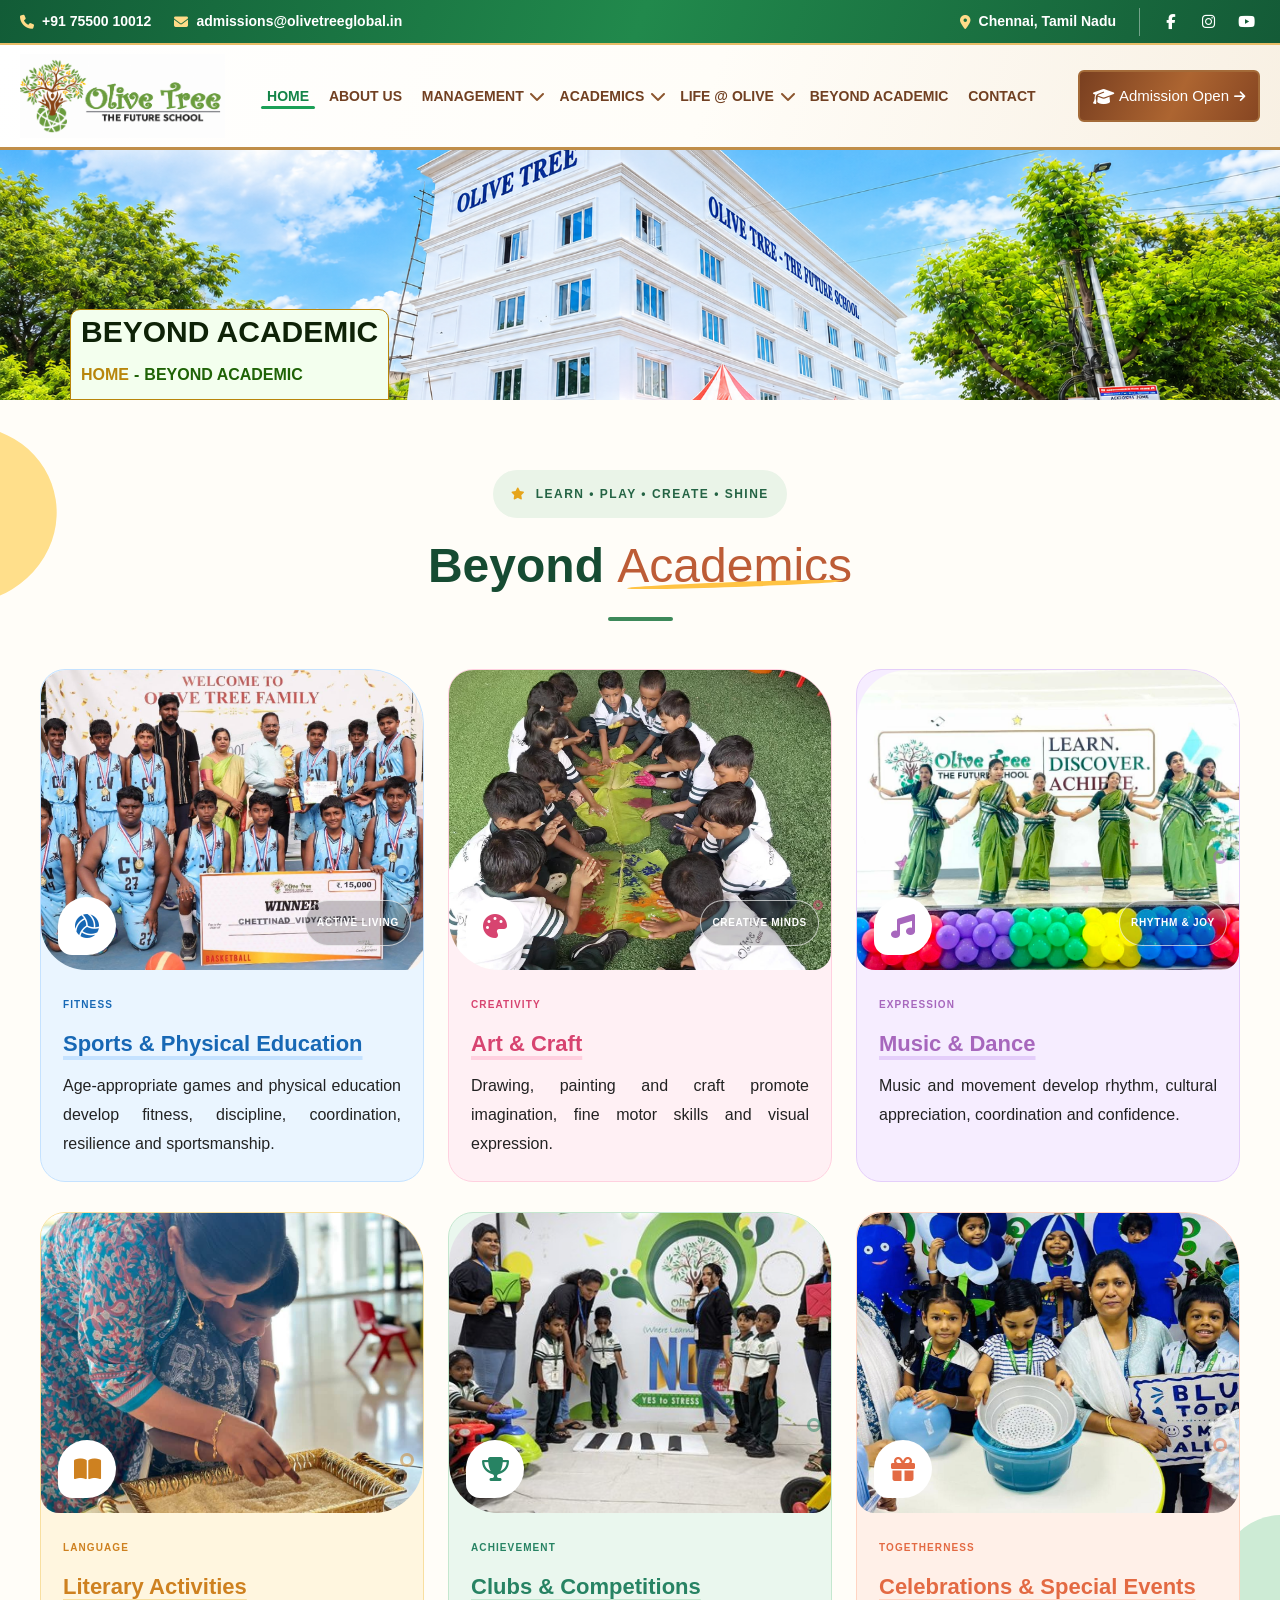
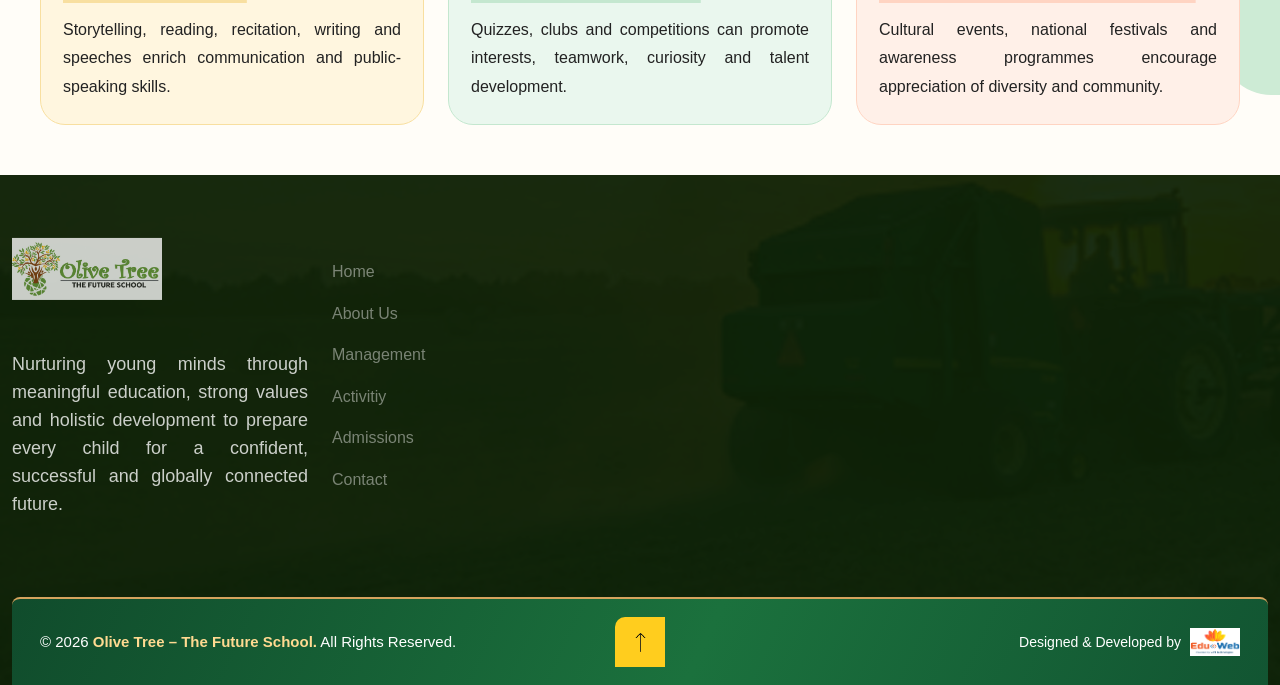
<file: beyond-academics.html>
<!DOCTYPE html>
<html lang="en">


<meta http-equiv="content-type" content="text/html;charset=utf-8" />

<head>
    <meta charset="UTF-8">
    <meta name="viewport" content="width=device-width, initial-scale=1.0">
    <title> OLIVE TREE FUTURE SCHOOL</title>
    <link rel="stylesheet" href="assets/css/bootstrap.min.css">
    <link rel="stylesheet" href="assets/css/style.css">
    <link rel="stylesheet" href="assets/css/custom.css">
    <link rel="stylesheet" href="assets/css/swiper-bundle.min.css">
    <link rel="stylesheet" href="assets/fonts/fontawesome-free-6.7.1-web/css/all.min.css">
    <link rel="shortcut icon" type="image/x-icon" href="assets/img/future.png">
</head>

<body>

    <!-- =========================================
     OLIVE TREE SCHOOL HEADER
========================================= -->

    <header class="ot-header" id="otHeader">

        <!-- ========== TOP HEADER ========== -->
        <div class="ot-top-header">
            <div class="ot-header-container ot-top-inner">

                <div class="ot-top-left">

                    <a href="tel:+917550010012">
                        <i class="fa-solid fa-phone"></i>
                        +91 75500 10012
                    </a>

                    <a href="mailto:admissions@olivetreeglobal.in">
                        <i class="fa-solid fa-envelope"></i>
                        admissions@olivetreeglobal.in
                    </a>

                </div>

                <div class="ot-top-right">

                    <span class="ot-top-location">
                        <i class="fa-solid fa-location-dot"></i>
                        Chennai, Tamil Nadu
                    </span>

                    <div class="ot-social-links">
                        <a href="#" aria-label="Facebook">
                            <i class="fa-brands fa-facebook-f"></i>
                        </a>
                        <a href="#" aria-label="Instagram">
                            <i class="fa-brands fa-instagram"></i>
                        </a>
                        <a href="#" aria-label="YouTube">
                            <i class="fa-brands fa-youtube"></i>
                        </a>
                    </div>

                </div>

            </div>
        </div>

        <!-- ========== MAIN HEADER ========== -->
        <div class="ot-main-header">
            <div class="ot-header-container ot-main-inner">

                <!-- LOGO ONLY -->
                <a href="index.html" class="ot-header-logo">
                    <img src="assets/img/future.png" alt="Olive Tree Group of Schools">
                </a>

              <!-- NAVIGATION -->
<nav class="ot-main-nav" id="otMainNav" aria-label="Main navigation">

    <ul class="ot-nav-list">

        <!-- HOME -->
        <li>
            <a href="index.html" class="ot-nav-link active" aria-current="page">
                HOME
            </a>
        </li>

        <!-- ABOUT US -->
        <li>
            <a href="about.html" class="ot-nav-link">
                ABOUT US
            </a>
        </li>

        <!-- MANAGEMENT -->
        <li class="ot-dropdown-parent">

            <div class="ot-nav-row">
                <a href="management.html" class="ot-nav-link">
                    MANAGEMENT
                </a>

                <button
                    class="ot-submenu-toggle"
                    type="button"
                    aria-label="Toggle Management submenu"
                    aria-expanded="false"
                >
                    <i class="fa-solid fa-chevron-down" aria-hidden="true"></i>
                </button>
            </div>

            <ul class="ot-submenu">
                <li>
                    <a href="chairman.html">Chairman's Message</a>
                </li>
                <li>
                    <a href="ceo.html">CEO's Message</a>
                </li>
                <li>
                    <a href="correspondent.html">Correspondent's Message</a>
                </li>
            </ul>

        </li>

        <!-- ACADEMICS -->
        <li class="ot-dropdown-parent">

            <div class="ot-nav-row">
                <a href="academics.html" class="ot-nav-link">
                    ACADEMICS
                </a>

                <button
                    class="ot-submenu-toggle"
                    type="button"
                    aria-label="Toggle Academics submenu"
                    aria-expanded="false"
                >
                    <i class="fa-solid fa-chevron-down" aria-hidden="true"></i>
                </button>
            </div>

            <ul class="ot-submenu">
                <li>
                    <a href="pre-primary.html">Pre-Primary</a>
                </li>
                <li>
                    <a href="primary.html">Primary</a>
                </li>
                <li>
                    <a href="middle-school.html">Middle School</a>
                </li>
            
            </ul>

        </li>

        <!-- LIFE AT OLIVE -->
        <li class="ot-dropdown-parent">

            <div class="ot-nav-row">
                <a href="life-at-olive.html" class="ot-nav-link">
                    LIFE @ OLIVE
                </a>

                <button
                    class="ot-submenu-toggle"
                    type="button"
                    aria-label="Toggle Life at Olive submenu"
                    aria-expanded="false"
                >
                    <i class="fa-solid fa-chevron-down" aria-hidden="true"></i>
                </button>
            </div>

            <ul class="ot-submenu">
                <li>
                    <a href="student-development.html">
                        Student Development
                    </a>
                </li>
        
                <li>
                    <a href="parents-corner.html">
                        Parents' Corner
                    </a>
                </li>
            </ul>

        </li>

         <li>
                    <a href="beyond-academics.html" class="ot-nav-link">
                        BEYOND ACADEMIC
                    </a>
                </li>

        <!-- CONTACT -->
        <li>
            <a href="contact.html" class="ot-nav-link">
                CONTACT
            </a>
        </li>

    </ul>

</nav>


                <!-- RIGHT ACTIONS -->
                <div class="ot-header-actions">

                    <a href="admission.html" class="ot-admission-button">
                        <i class="fa-solid fa-graduation-cap"></i>
                        <span style="color: white;">Admission Open</span>
                        <i class="fa-solid fa-arrow-right ot-admission-arrow"></i>
                    </a>

                    <button class="ot-mobile-toggle" id="otMobileToggle" type="button" aria-label="Open menu"
                        aria-controls="otMainNav" aria-expanded="false">
                        <i class="fa-solid fa-bars"></i>
                    </button>

                </div>

            </div>
        </div>

        <!-- MOBILE OVERLAY -->
        <div class="ot-nav-overlay" id="otNavOverlay"></div>

    </header>

    <!-- =========================================
     HEADER JAVASCRIPT
========================================= -->

    <script>
        document.addEventListener("DOMContentLoaded", function () {

            const toggle = document.getElementById("otMobileToggle");
            const nav = document.getElementById("otMainNav");
            const overlay = document.getElementById("otNavOverlay");
            const submenuButtons = document.querySelectorAll(
                ".ot-submenu-toggle"
            );

            function closeMenu() {
                nav.classList.remove("ot-nav-active");
                overlay.classList.remove("ot-overlay-active");
                document.body.classList.remove("ot-menu-open");

                toggle.setAttribute("aria-expanded", "false");
                toggle.setAttribute("aria-label", "Open menu");
                toggle.innerHTML = '<i class="fa-solid fa-bars"></i>';

                document.querySelectorAll(".ot-dropdown-parent")
                    .forEach(item => item.classList.remove("ot-submenu-open"));

                submenuButtons.forEach(button => {
                    button.setAttribute("aria-expanded", "false");
                });
            }

            toggle.addEventListener("click", function () {
                if (nav.classList.contains("ot-nav-active")) {
                    closeMenu();
                } else {
                    nav.classList.add("ot-nav-active");
                    overlay.classList.add("ot-overlay-active");
                    document.body.classList.add("ot-menu-open");

                    toggle.setAttribute("aria-expanded", "true");
                    toggle.setAttribute("aria-label", "Close menu");
                    toggle.innerHTML = '<i class="fa-solid fa-xmark"></i>';
                }
            });

            overlay.addEventListener("click", closeMenu);

            submenuButtons.forEach(button => {
                button.addEventListener("click", function () {

                    const parent = button.closest(".ot-dropdown-parent");
                    const isOpen = parent.classList.contains("ot-submenu-open");

                    document.querySelectorAll(".ot-dropdown-parent")
                        .forEach(item => {
                            item.classList.remove("ot-submenu-open");
                            item.querySelector(".ot-submenu-toggle")
                                .setAttribute("aria-expanded", "false");
                        });

                    if (!isOpen) {
                        parent.classList.add("ot-submenu-open");
                        button.setAttribute("aria-expanded", "true");
                    }
                });
            });

            document.addEventListener("keydown", function (event) {
                if (event.key === "Escape") closeMenu();
            });

            window.addEventListener("resize", function () {
                if (window.innerWidth > 1100) closeMenu();
            });

        });
    </script>


        <!--===== Hero Section    S T A R T =====-->
        <section class="sb-hero-area">
            <div class="sb-breadcrum ">
                <div class="sb-breadcrum-thumb">

                    <img src="assets/img/banner1.png" alt="" style="height:250px;">



                </div>
                <div class="container position-relative">
                    <div class="sb-breadcrum-content ">

                        <h2 class="sb-breadcrum-title"> BEYOND ACADEMIC</h2>


                        <ul class="d-inline-flex align-items-center">
                           <li><a href="index.html" style="color:
                             darkgoldenrod;font-weight: 700;">HOME </a></li>
                            <li> - </li>
                            <li> BEYOND ACADEMIC</li>

                        </ul>
                    </div>
                </div>


            </div>
        </section>

        <div class="sb-footer overflow-x-hidden">

<section class="beyond-section" id="beyond-academics">

    <div class="beyond-container">

        <!-- SECTION HEADING -->
        <header class="beyond-heading">
            <span class="beyond-kicker">
                <i class="fas fa-star"></i>
                LEARN • PLAY • CREATE • SHINE
            </span>

            <h2>Beyond <span>Academics</span></h2>

            <div class="beyond-heading-line"></div>
        </header>

        <div class="beyond-grid">

            <!-- 01 SPORTS -->
            <article class="beyond-card sport-card">

                <div class="beyond-photo">
                    <img src="assets/img/sports1.jpg"
                         alt="Students participating in sports"
                         loading="lazy">

                    <div class="beyond-photo-overlay"></div>

                    <span class="beyond-photo-icon">
                        <i class="fas fa-volleyball-ball"></i>
                    </span>

                    <span class="beyond-photo-label">
                        ACTIVE LIVING
                    </span>
                </div>

                <div class="beyond-card-content">
                    <span class="beyond-small-label">FITNESS</span>

                    <h3>Sports &amp; Physical Education</h3>

                    <p>
                        Age-appropriate games and physical education
                        develop fitness, discipline, coordination,
                        resilience and sportsmanship.
                    </p>

                  
                </div>

                <span class="beyond-decoration decoration-one"></span>
            </article>

            <!-- 02 ART AND CRAFT -->
            <article class="beyond-card art-card">

                <div class="beyond-photo">
                    <img src="assets/img/creativity.jpg"
                         alt="Children enjoying drawing and painting"
                         loading="lazy">

                    <div class="beyond-photo-overlay"></div>

                    <span class="beyond-photo-icon">
                        <i class="fas fa-palette"></i>
                    </span>

                    <span class="beyond-photo-label">
                        CREATIVE MINDS
                    </span>
                </div>

                <div class="beyond-card-content">
                    <span class="beyond-small-label">CREATIVITY</span>

                    <h3>Art &amp; Craft</h3>

                    <p>
                        Drawing, painting and craft promote imagination,
                        fine motor skills and visual expression.
                    </p>

                  
                </div>

                <span class="beyond-decoration decoration-two"></span>
            </article>

            <!-- 03 MUSIC AND DANCE -->
            <article class="beyond-card music-card">

                <div class="beyond-photo">
                    <img src="assets/img/dance.jpg"
                         alt="Students performing music and dance"
                         loading="lazy">

                    <div class="beyond-photo-overlay"></div>

                    <span class="beyond-photo-icon">
                        <i class="fas fa-music"></i>
                    </span>

                    <span class="beyond-photo-label">
                        RHYTHM &amp; JOY
                    </span>
                </div>

                <div class="beyond-card-content">
                    <span class="beyond-small-label">EXPRESSION</span>

                    <h3>Music &amp; Dance</h3>

                    <p>
                        Music and movement develop rhythm, cultural
                        appreciation, coordination and confidence.
                    </p>

                  
                </div>

                <span class="beyond-decoration decoration-three"></span>
            </article>

            <!-- 04 LITERARY ACTIVITIES -->
            <article class="beyond-card literary-card">

                <div class="beyond-photo">
                    <img src="assets/img/teachmethod.jpg"
                         alt="Student reading a book in the school library"
                         loading="lazy">

                    <div class="beyond-photo-overlay"></div>

                    <span class="beyond-photo-icon">
                        <i class="fas fa-book-open"></i>
                    </span>

                  
                </div>

                <div class="beyond-card-content">
                    <span class="beyond-small-label">LANGUAGE</span>

                    <h3>Literary Activities</h3>

                    <p>
                        Storytelling, reading, recitation, writing
                        and speeches enrich communication and
                        public-speaking skills.
                    </p>

                   
                </div>

                <span class="beyond-decoration decoration-four"></span>
            </article>

            <!-- 05 CLUBS AND COMPETITIONS -->
            <article class="beyond-card clubs-card">

                <div class="beyond-photo">
                    <img src="assets/img/gallery1/New folder/yesno.jpg"
                         alt="Students taking part in a school competition"
                         loading="lazy">

                    <div class="beyond-photo-overlay"></div>

                    <span class="beyond-photo-icon">
                        <i class="fas fa-trophy"></i>
                    </span>

                 
                </div>

                <div class="beyond-card-content">
                    <span class="beyond-small-label">ACHIEVEMENT</span>

                    <h3>Clubs &amp; Competitions</h3>

                    <p>
                        Quizzes, clubs and competitions can promote
                        interests, teamwork, curiosity and
                        talent development.
                    </p>

                   
                </div>

                <span class="beyond-decoration decoration-five"></span>
            </article>

            <!-- 06 CELEBRATIONS -->
            <article class="beyond-card events-card">

                <div class="beyond-photo">
                    <img src="assets/img/blueday.jpg"
                         alt="Students celebrating a school cultural event"
                         loading="lazy">

                    <div class="beyond-photo-overlay"></div>

                    <span class="beyond-photo-icon">
                        <i class="fas fa-gift"></i>
                    </span>

                   
                </div>

                <div class="beyond-card-content">
                    <span class="beyond-small-label">TOGETHERNESS</span>

                    <h3>Celebrations &amp; Special Events</h3>

                    <p>
                        Cultural events, national festivals and awareness
                        programmes encourage appreciation of diversity
                        and community.
                    </p>

                  
                </div>

                <span class="beyond-decoration decoration-six"></span>
            </article>

        </div>
    </div>
</section>

    <!--===== footer Section    S T A R T =====-->
    <footer class="bg-img pt-120 content" data-bg-src="assets/images/background/footer1.1-bg.png">

        <div class="sb-footer overflow-x-hidden">
            <div class="container">
                <div class="row  ">
                    <div class="col-lg-3 col-md-7">
                        <div class="mb-40 mb-lg-0 fade-up">
                            <div class="sb-footer-logo pb-50">
                                <img src="assets/img/future.png" alt="" style="width: 150px;">
                            </div>
                            <p class="sb-footer- fs-18">Nurturing young minds through meaningful education,
                            strong values and holistic development to prepare
                            every child for a confident, successful and
                            globally connected future.</p>
                        </div>
                    </div>
                    <div class="col-xl-2 col-lg-2 col-md-5">

                        <div class="sb-footer-item pl-60 mb-40 mb-lg-0 fade-up">
    <ul>
                                <li><a href="index.html">Home</a> </li>
                                <li><a href="about.html">About Us</a> </li>
                                <li><a href="chairman.html">Management</a></li>
                                <li><a href="beyond-academics.html">Activitiy</a> </li>
                                <li><a href="admission.html">Admissions</a></li>
                                <li><a href="contact.html">Contact</a></li>

                            </ul>
                        </div>
                    </div>
            
<!-- ===== FOOTER GOOGLE MAP LOCATION ===== -->
<div class="col-lg-4 col-xl-4 col-md-7">
    <div class="sb-footer-item sb-footer-location fade-up">

        <h4 class="sb-footer-title">Our Location</h4>

        <div class="sb-footer-map">
            <iframe
                src="https://www.google.com/maps?q=Kodungaiyur,Chennai,Tamil+Nadu&output=embed"
                title="School Location"
                width="100%"
                height="220"
                style="border:0;"
                loading="lazy"
                referrerpolicy="no-referrer-when-downgrade"
                allowfullscreen>
            </iframe>
        </div>

        <a
            href="https://www.google.com/maps/search/?api=1&query=Kodungaiyur+Chennai+Tamil+Nadu"
            target="_blank"
            rel="noopener noreferrer"
            class="sb-footer-map-link">

            <i class="fa-solid fa-location-dot"></i>
            Get Directions
            <i class="fa-solid fa-arrow-up-right-from-square"></i>

        </a>

    </div>
</div>

                    <div class="col-lg-3 col-xl-3 col-md-5">
                        <div class=" pl-36 fade-up">
                            <h4 class="sb-footer-title">Contact</h4>
                            <ul>
                                <li><a href="tel:+1800123654987com" class="d-inline-flex align-items-center"> <img
                                            class="mr-10" src="assets/images/icon/footer_icon-1.png" alt="footer_icon">
                                       +917550010012
</a></li>
                                <li><a href="#" class="d-inline-flex align-items-center"> <img class="mr-10"
                                            src="assets/images/icon/footer_icon-2.png" alt="footer_icon">Vijay Skyline, E Main Rd, Welcome Colony, Anna Nagar, Chennai, Tamil Nadu 600101</a></li>
                                <li><a href="mailto:argonic.needhelp@company.com"
                                        class="d-inline-flex align-items-center"><img class="mr-10"
                                            src="assets/images/icon/footer_icon-3.png" alt="footer_icon">
                                       admissions@olivetreeglobal.in</a></li>
                            </ul>
                           
                        </div>
                    </div>
                </div>
            </div>
       
<!-- ===== FOOTER BOTTOM START ===== -->

<div class="container">
    <div class="sb-footer-bottom">
        <div class="sb-footer-bottom-wrapper">

            <!-- COPYRIGHT -->
            <div class="sb-footer-copyright">
                <p>
                    &copy; 2026
                    <strong>Olive Tree – The Future School.</strong>
                    All Rights Reserved.
                </p>
            </div>

            <!-- DESIGNED BY -->
            <div class="sb-footer-designer">
                <span>Designed &amp; Developed by</span>

                <a href="https://www.eduweb.co.in" target="_blank"
                   rel="noopener noreferrer"
                   class="sb-footer-designer-link">

                    <img
                        src="assets/img/New folder/companylogo.png"
                        alt="Eduweb Tech Logo">

                </a>
            </div>

            <!-- BACK TO TOP -->
            <button
                class="sb-backToTop"
                id="backToTop"
                type="button"
                aria-label="Back to top">

                <img
                    src="assets/images/icon/arrow-up.png"
                    alt="">
            </button>

        </div>
    </div>
</div>

<!-- ===== FOOTER BOTTOM END ===== -->

        </div>



    </footer>


    <script src="assets/js/jquery-3.7.1.min.js"></script>
    <!--  isotope link-->
    <script src="assets/js/isotope.pkgd.min.js"></script>
    <!--  imagesloaded link-->
    <script src="assets/js/imagesloaded.pkgd.min.js"></script>
    <!--===== Bootstrap link =====-->
    <script src="assets/js/bootstrap.bundle.min.js"></script>
    <!-- Waypoints link -->
    <script src="assets/js/jquery.waypoints.min.js"></script>
    <!-- CounterUp link-->
    <script src="assets/js/jquery.counterup.min.js"></script>
    <!-- Swiper link-->
    <script src="assets/js/swiper-bundle.min.js"></script>
    <!-- magnific link-->
    <script src="assets/js/jquery.magnific-popup.min.js"></script>
    <!-- gsap link-->
    <script src="assets/js/gsap.js"></script>
    <!-- gsap link-->
    <script src="assets/js/gsap-split-text.js"></script>
    <!-- gsap scroll link-->
    <script src="assets/js/gsap-scroll-trigger.js"></script>
    <!-- Main js link-->
    <script src="assets/js/main.js"></script>


</body>



</html>
</file>
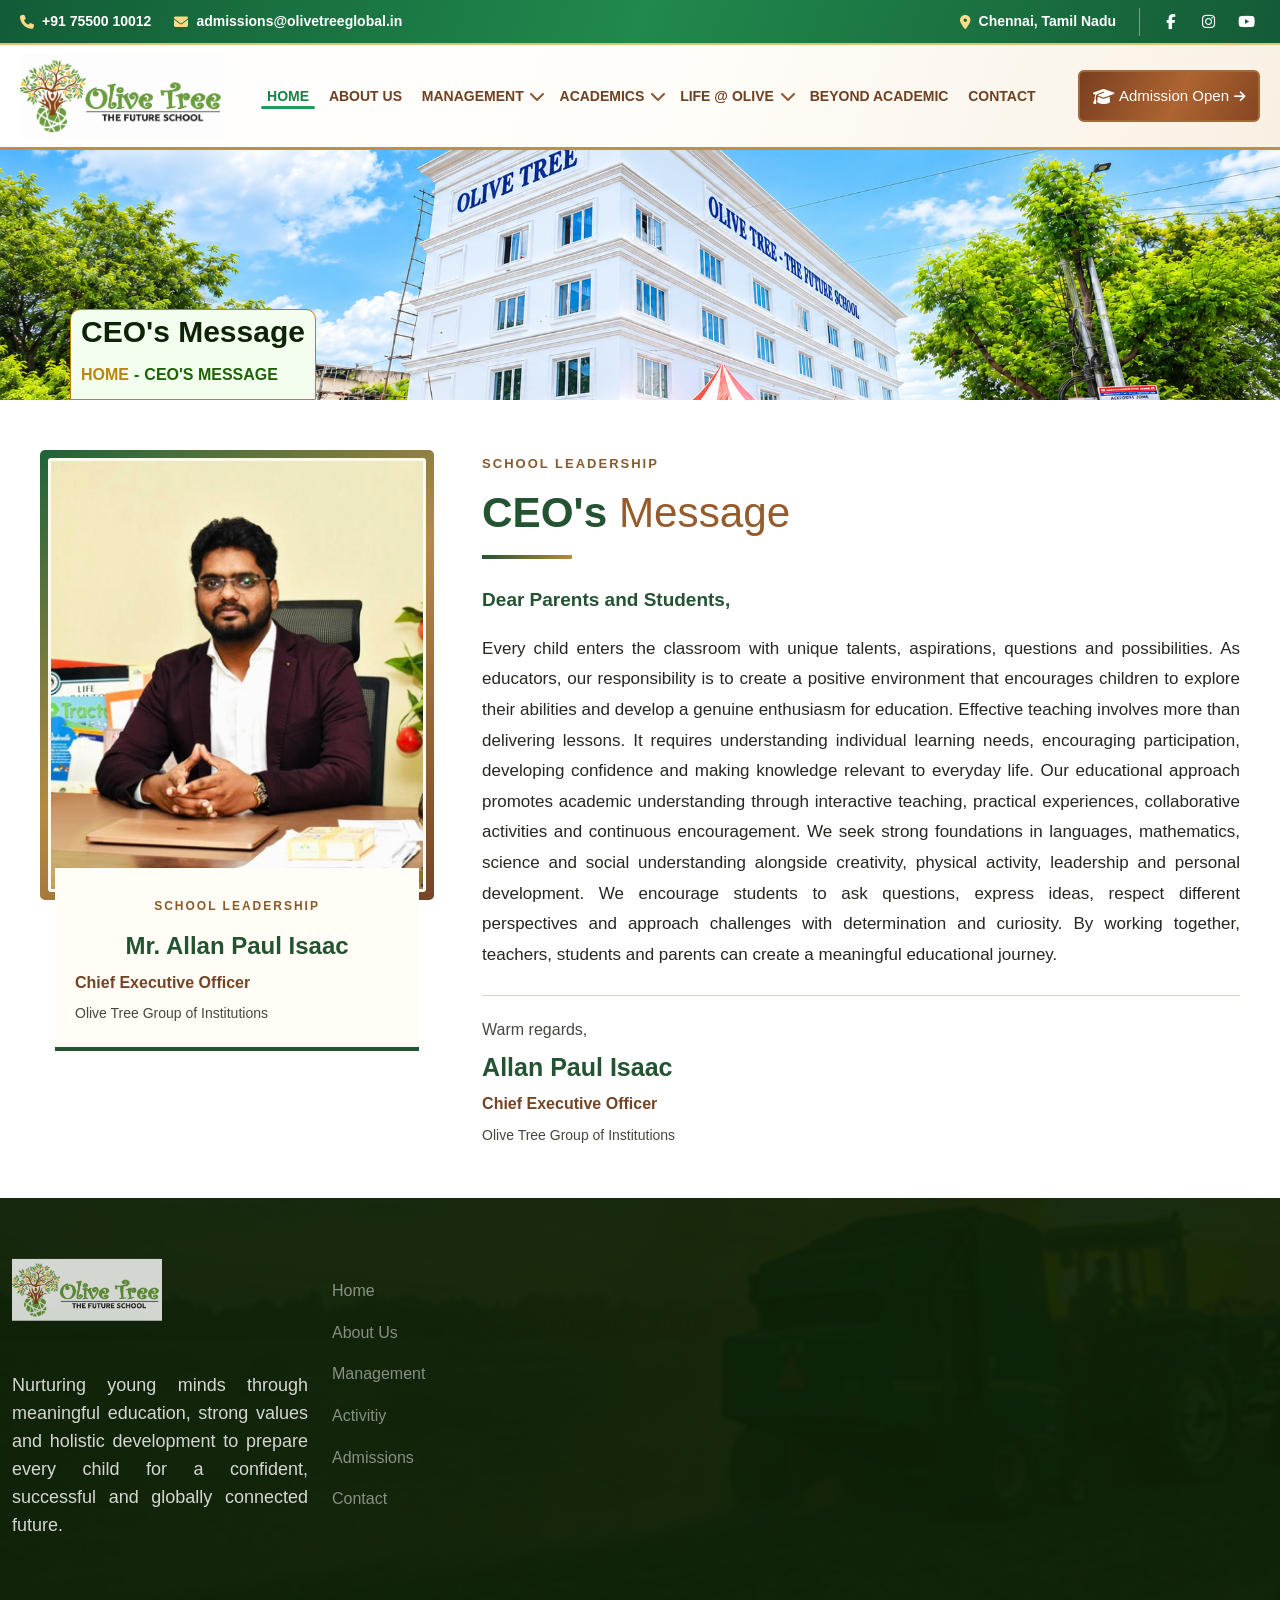
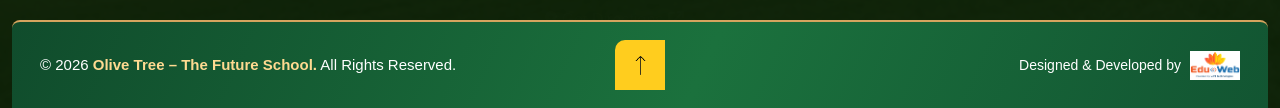
<file: ceo.html>
<!DOCTYPE html>
<html lang="en">


<meta http-equiv="content-type" content="text/html;charset=utf-8" />

<head>
    <meta charset="UTF-8">
    <meta name="viewport" content="width=device-width, initial-scale=1.0">
    <title> OLIVE TREE FUTURE SCHOOL</title>
    <link rel="stylesheet" href="assets/css/bootstrap.min.css">
    <link rel="stylesheet" href="assets/css/style.css">
    <link rel="stylesheet" href="assets/css/custom.css">
    <link rel="stylesheet" href="assets/css/swiper-bundle.min.css">
    <link rel="stylesheet" href="assets/fonts/fontawesome-free-6.7.1-web/css/all.min.css">
    <link rel="shortcut icon" type="image/x-icon" href="assets/img/future.png">
</head>

<body>

    <!-- =========================================
     OLIVE TREE SCHOOL HEADER
========================================= -->

    <header class="ot-header" id="otHeader">

        <!-- ========== TOP HEADER ========== -->
        <div class="ot-top-header">
            <div class="ot-header-container ot-top-inner">

                <div class="ot-top-left">

                    <a href="tel:+917550010012">
                        <i class="fa-solid fa-phone"></i>
                        +91 75500 10012
                    </a>

                    <a href="mailto:admissions@olivetreeglobal.in">
                        <i class="fa-solid fa-envelope"></i>
                        admissions@olivetreeglobal.in
                    </a>

                </div>

                <div class="ot-top-right">

                    <span class="ot-top-location">
                        <i class="fa-solid fa-location-dot"></i>
                        Chennai, Tamil Nadu
                    </span>

                    <div class="ot-social-links">
                        <a href="#" aria-label="Facebook">
                            <i class="fa-brands fa-facebook-f"></i>
                        </a>
                        <a href="#" aria-label="Instagram">
                            <i class="fa-brands fa-instagram"></i>
                        </a>
                        <a href="#" aria-label="YouTube">
                            <i class="fa-brands fa-youtube"></i>
                        </a>
                    </div>

                </div>

            </div>
        </div>

        <!-- ========== MAIN HEADER ========== -->
        <div class="ot-main-header">
            <div class="ot-header-container ot-main-inner">

                <!-- LOGO ONLY -->
                <a href="index.html" class="ot-header-logo">
                    <img src="assets/img/future.png" alt="Olive Tree Group of Schools">
                </a>

              <!-- NAVIGATION -->
<nav class="ot-main-nav" id="otMainNav" aria-label="Main navigation">

    <ul class="ot-nav-list">

        <!-- HOME -->
        <li>
            <a href="index.html" class="ot-nav-link active" aria-current="page">
                HOME
            </a>
        </li>

        <!-- ABOUT US -->
        <li>
            <a href="about.html" class="ot-nav-link">
                ABOUT US
            </a>
        </li>

        <!-- MANAGEMENT -->
        <li class="ot-dropdown-parent">

            <div class="ot-nav-row">
                <a href="management.html" class="ot-nav-link">
                    MANAGEMENT
                </a>

                <button
                    class="ot-submenu-toggle"
                    type="button"
                    aria-label="Toggle Management submenu"
                    aria-expanded="false"
                >
                    <i class="fa-solid fa-chevron-down" aria-hidden="true"></i>
                </button>
            </div>

            <ul class="ot-submenu">
                <li>
                    <a href="chairman.html">Chairman's Message</a>
                </li>
                <li>
                    <a href="ceo.html">CEO's Message</a>
                </li>
                <li>
                    <a href="correspondent.html">Correspondent's Message</a>
                </li>
            </ul>

        </li>

        <!-- ACADEMICS -->
        <li class="ot-dropdown-parent">

            <div class="ot-nav-row">
                <a href="academics.html" class="ot-nav-link">
                    ACADEMICS
                </a>

                <button
                    class="ot-submenu-toggle"
                    type="button"
                    aria-label="Toggle Academics submenu"
                    aria-expanded="false"
                >
                    <i class="fa-solid fa-chevron-down" aria-hidden="true"></i>
                </button>
            </div>

            <ul class="ot-submenu">
                <li>
                    <a href="pre-primary.html">Pre-Primary</a>
                </li>
                <li>
                    <a href="primary.html">Primary</a>
                </li>
                <li>
                    <a href="middle-school.html">Middle School</a>
                </li>
            
            </ul>

        </li>

        <!-- LIFE AT OLIVE -->
        <li class="ot-dropdown-parent">

            <div class="ot-nav-row">
                <a href="life-at-olive.html" class="ot-nav-link">
                    LIFE @ OLIVE
                </a>

                <button
                    class="ot-submenu-toggle"
                    type="button"
                    aria-label="Toggle Life at Olive submenu"
                    aria-expanded="false"
                >
                    <i class="fa-solid fa-chevron-down" aria-hidden="true"></i>
                </button>
            </div>

            <ul class="ot-submenu">
                <li>
                    <a href="student-development.html">
                        Student Development
                    </a>
                </li>
        
                <li>
                    <a href="parents-corner.html">
                        Parents' Corner
                    </a>
                </li>
            </ul>

        </li>

         <li>
                    <a href="beyond-academics.html" class="ot-nav-link">
                        BEYOND ACADEMIC
                    </a>
                </li>

        <!-- CONTACT -->
        <li>
            <a href="contact.html" class="ot-nav-link">
                CONTACT
            </a>
        </li>

    </ul>

</nav>


                <!-- RIGHT ACTIONS -->
                <div class="ot-header-actions">

                    <a href="admission.html" class="ot-admission-button">
                        <i class="fa-solid fa-graduation-cap"></i>
                        <span style="color: white;">Admission Open</span>
                        <i class="fa-solid fa-arrow-right ot-admission-arrow"></i>
                    </a>

                    <button class="ot-mobile-toggle" id="otMobileToggle" type="button" aria-label="Open menu"
                        aria-controls="otMainNav" aria-expanded="false">
                        <i class="fa-solid fa-bars"></i>
                    </button>

                </div>

            </div>
        </div>

        <!-- MOBILE OVERLAY -->
        <div class="ot-nav-overlay" id="otNavOverlay"></div>

    </header>

    <!-- =========================================
     HEADER JAVASCRIPT
========================================= -->

    <script>
        document.addEventListener("DOMContentLoaded", function () {

            const toggle = document.getElementById("otMobileToggle");
            const nav = document.getElementById("otMainNav");
            const overlay = document.getElementById("otNavOverlay");
            const submenuButtons = document.querySelectorAll(
                ".ot-submenu-toggle"
            );

            function closeMenu() {
                nav.classList.remove("ot-nav-active");
                overlay.classList.remove("ot-overlay-active");
                document.body.classList.remove("ot-menu-open");

                toggle.setAttribute("aria-expanded", "false");
                toggle.setAttribute("aria-label", "Open menu");
                toggle.innerHTML = '<i class="fa-solid fa-bars"></i>';

                document.querySelectorAll(".ot-dropdown-parent")
                    .forEach(item => item.classList.remove("ot-submenu-open"));

                submenuButtons.forEach(button => {
                    button.setAttribute("aria-expanded", "false");
                });
            }

            toggle.addEventListener("click", function () {
                if (nav.classList.contains("ot-nav-active")) {
                    closeMenu();
                } else {
                    nav.classList.add("ot-nav-active");
                    overlay.classList.add("ot-overlay-active");
                    document.body.classList.add("ot-menu-open");

                    toggle.setAttribute("aria-expanded", "true");
                    toggle.setAttribute("aria-label", "Close menu");
                    toggle.innerHTML = '<i class="fa-solid fa-xmark"></i>';
                }
            });

            overlay.addEventListener("click", closeMenu);

            submenuButtons.forEach(button => {
                button.addEventListener("click", function () {

                    const parent = button.closest(".ot-dropdown-parent");
                    const isOpen = parent.classList.contains("ot-submenu-open");

                    document.querySelectorAll(".ot-dropdown-parent")
                        .forEach(item => {
                            item.classList.remove("ot-submenu-open");
                            item.querySelector(".ot-submenu-toggle")
                                .setAttribute("aria-expanded", "false");
                        });

                    if (!isOpen) {
                        parent.classList.add("ot-submenu-open");
                        button.setAttribute("aria-expanded", "true");
                    }
                });
            });

            document.addEventListener("keydown", function (event) {
                if (event.key === "Escape") closeMenu();
            });

            window.addEventListener("resize", function () {
                if (window.innerWidth > 1100) closeMenu();
            });

        });
    </script>


        <!--===== Hero Section    S T A R T =====-->
        <section class="sb-hero-area">
            <div class="sb-breadcrum ">
                <div class="sb-breadcrum-thumb">

                    <img src="assets/img/banner1.png" alt="" style="height:250px;">



                </div>
                <div class="container position-relative">
                    <div class="sb-breadcrum-content ">

                        <h2 class="sb-breadcrum-title">CEO's Message</h2>


                        <ul class="d-inline-flex align-items-center">
   <li><a href="index.html" style="color:
                             darkgoldenrod;font-weight: 700;">HOME </a></li>                            <li> - </li>
                            <li>CEO's Message</li>

                        </ul>
                    </div>
                </div>


            </div>
        </section>


<!-- ===== OLIVE TREE - CEO'S MESSAGE ===== -->
<section class="ot-ceo-message-section" id="ceo-message">
    <div class="ot-ceo-message-container">

        <!-- CEO Profile -->
        <div class="ot-ceo-profile">

            <div class="ot-ceo-image-frame">
                <img
                     src="assets/img/ceo2.jpg"
                    alt="Mr. Allan Paul Isaac, Chief Executive Officer"
                    class="ot-ceo-portrait"
                    loading="lazy"
                >
            </div>

            <div class="ot-ceo-profile-details">
                <span class="ot-ceo-profile-label">SCHOOL LEADERSHIP</span>
                <h3>Mr. Allan Paul Isaac</h3>
                <p class="ot-ceo-designation">Chief Executive Officer</p>
                <span class="ot-ceo-organization">
                    Olive Tree Group of Institutions
                </span>
            </div>

        </div>

        <!-- CEO Message -->
        <div class="ot-ceo-message-content">

            <div class="ot-ceo-title-area">
                <span class="ot-ceo-eyebrow">SCHOOL LEADERSHIP</span>
                <h2>CEO's <span>Message</span></h2>
                <div class="ot-ceo-title-underline"></div>
            </div>

            <div class="ot-ceo-message-text">

                <p class="ot-ceo-greeting">
                    Dear Parents and Students,
                </p>

                <p>
                   Every child enters the classroom with unique talents, aspirations, questions and possibilities. As educators, our responsibility is to create a positive environment that encourages children to explore their abilities and develop a genuine enthusiasm for education.
Effective teaching involves more than delivering lessons. It requires understanding individual learning needs, encouraging participation, developing confidence and making knowledge relevant to everyday life.
Our educational approach promotes academic understanding through interactive teaching, practical experiences, collaborative activities and continuous encouragement. We seek strong foundations in languages, mathematics, science and social understanding alongside creativity, physical activity, leadership and personal development.
We encourage students to ask questions, express ideas, respect different perspectives and approach challenges with determination and curiosity. By working together, teachers, students and parents can create a meaningful educational journey.

                </p>

            </div>

            <!-- Signature -->
            <div class="ot-ceo-signature">
                <span>Warm regards,</span>
                <h3>Allan Paul Isaac</h3>
                <p>Chief Executive Officer</p>
                <span class="ot-ceo-signature-school">
                    Olive Tree Group of Institutions
                </span>
            </div>

        </div>

    </div>
</section>

    <!--===== footer Section    S T A R T =====-->
    <footer class="bg-img pt-120 content" data-bg-src="assets/images/background/footer1.1-bg.png">

        <div class="sb-footer overflow-x-hidden">
            <div class="container">
                <div class="row  ">
                    <div class="col-lg-3 col-md-7">
                        <div class="mb-40 mb-lg-0 fade-up">
                            <div class="sb-footer-logo pb-50">
                                <img src="assets/img/future.png" alt="" style="width: 150px;">
                            </div>
                            <p class="sb-footer- fs-18">Nurturing young minds through meaningful education,
                            strong values and holistic development to prepare
                            every child for a confident, successful and
                            globally connected future.</p>
                        </div>
                    </div>
                    <div class="col-xl-2 col-lg-2 col-md-5">

                        <div class="sb-footer-item pl-60 mb-40 mb-lg-0 fade-up">
    <ul>
                                <li><a href="index.html">Home</a> </li>
                                <li><a href="about.html">About Us</a> </li>
                                <li><a href="chairman.html">Management</a></li>
                                <li><a href="beyond-academics.html">Activitiy</a> </li>
                                <li><a href="admission.html">Admissions</a></li>
                                <li><a href="contact.html">Contact</a></li>

                            </ul>
                        </div>
                    </div>
            
<!-- ===== FOOTER GOOGLE MAP LOCATION ===== -->
<div class="col-lg-4 col-xl-4 col-md-7">
    <div class="sb-footer-item sb-footer-location fade-up">

        <h4 class="sb-footer-title">Our Location</h4>

        <div class="sb-footer-map">
            <iframe
                src="https://www.google.com/maps?q=Kodungaiyur,Chennai,Tamil+Nadu&output=embed"
                title="School Location"
                width="100%"
                height="220"
                style="border:0;"
                loading="lazy"
                referrerpolicy="no-referrer-when-downgrade"
                allowfullscreen>
            </iframe>
        </div>

        <a
            href="https://www.google.com/maps/search/?api=1&query=Kodungaiyur+Chennai+Tamil+Nadu"
            target="_blank"
            rel="noopener noreferrer"
            class="sb-footer-map-link">

            <i class="fa-solid fa-location-dot"></i>
            Get Directions
            <i class="fa-solid fa-arrow-up-right-from-square"></i>

        </a>

    </div>
</div>

                    <div class="col-lg-3 col-xl-3 col-md-5">
                        <div class=" pl-36 fade-up">
                            <h4 class="sb-footer-title">Contact</h4>
                            <ul>
                                <li><a href="tel:+1800123654987com" class="d-inline-flex align-items-center"> <img
                                            class="mr-10" src="assets/images/icon/footer_icon-1.png" alt="footer_icon">
                                       +917550010012
</a></li>
                                <li><a href="#" class="d-inline-flex align-items-center"> <img class="mr-10"
                                            src="assets/images/icon/footer_icon-2.png" alt="footer_icon">Vijay Skyline, E Main Rd, Welcome Colony, Anna Nagar, Chennai, Tamil Nadu 600101</a></li>
                                <li><a href="mailto:argonic.needhelp@company.com"
                                        class="d-inline-flex align-items-center"><img class="mr-10"
                                            src="assets/images/icon/footer_icon-3.png" alt="footer_icon">
                                       admissions@olivetreeglobal.in</a></li>
                            </ul>
                           
                        </div>
                    </div>
                </div>
            </div>
       
<!-- ===== FOOTER BOTTOM START ===== -->

<div class="container">
    <div class="sb-footer-bottom">
        <div class="sb-footer-bottom-wrapper">

            <!-- COPYRIGHT -->
            <div class="sb-footer-copyright">
                <p>
                    &copy; 2026
                    <strong>Olive Tree – The Future School.</strong>
                    All Rights Reserved.
                </p>
            </div>

            <!-- DESIGNED BY -->
            <div class="sb-footer-designer">
                <span>Designed &amp; Developed by</span>

                <a href="https://www.eduweb.co.in" target="_blank"
                   rel="noopener noreferrer"
                   class="sb-footer-designer-link">

                    <img
                        src="assets/img/New folder/companylogo.png"
                        alt="Eduweb Tech Logo">

                </a>
            </div>

            <!-- BACK TO TOP -->
            <button
                class="sb-backToTop"
                id="backToTop"
                type="button"
                aria-label="Back to top">

                <img
                    src="assets/images/icon/arrow-up.png"
                    alt="">
            </button>

        </div>
    </div>
</div>

<!-- ===== FOOTER BOTTOM END ===== -->

        </div>



    </footer>


    <script src="assets/js/jquery-3.7.1.min.js"></script>
    <!--  isotope link-->
    <script src="assets/js/isotope.pkgd.min.js"></script>
    <!--  imagesloaded link-->
    <script src="assets/js/imagesloaded.pkgd.min.js"></script>
    <!--===== Bootstrap link =====-->
    <script src="assets/js/bootstrap.bundle.min.js"></script>
    <!-- Waypoints link -->
    <script src="assets/js/jquery.waypoints.min.js"></script>
    <!-- CounterUp link-->
    <script src="assets/js/jquery.counterup.min.js"></script>
    <!-- Swiper link-->
    <script src="assets/js/swiper-bundle.min.js"></script>
    <!-- magnific link-->
    <script src="assets/js/jquery.magnific-popup.min.js"></script>
    <!-- gsap link-->
    <script src="assets/js/gsap.js"></script>
    <!-- gsap link-->
    <script src="assets/js/gsap-split-text.js"></script>
    <!-- gsap scroll link-->
    <script src="assets/js/gsap-scroll-trigger.js"></script>
    <!-- Main js link-->
    <script src="assets/js/main.js"></script>


</body>



</html>
</file>
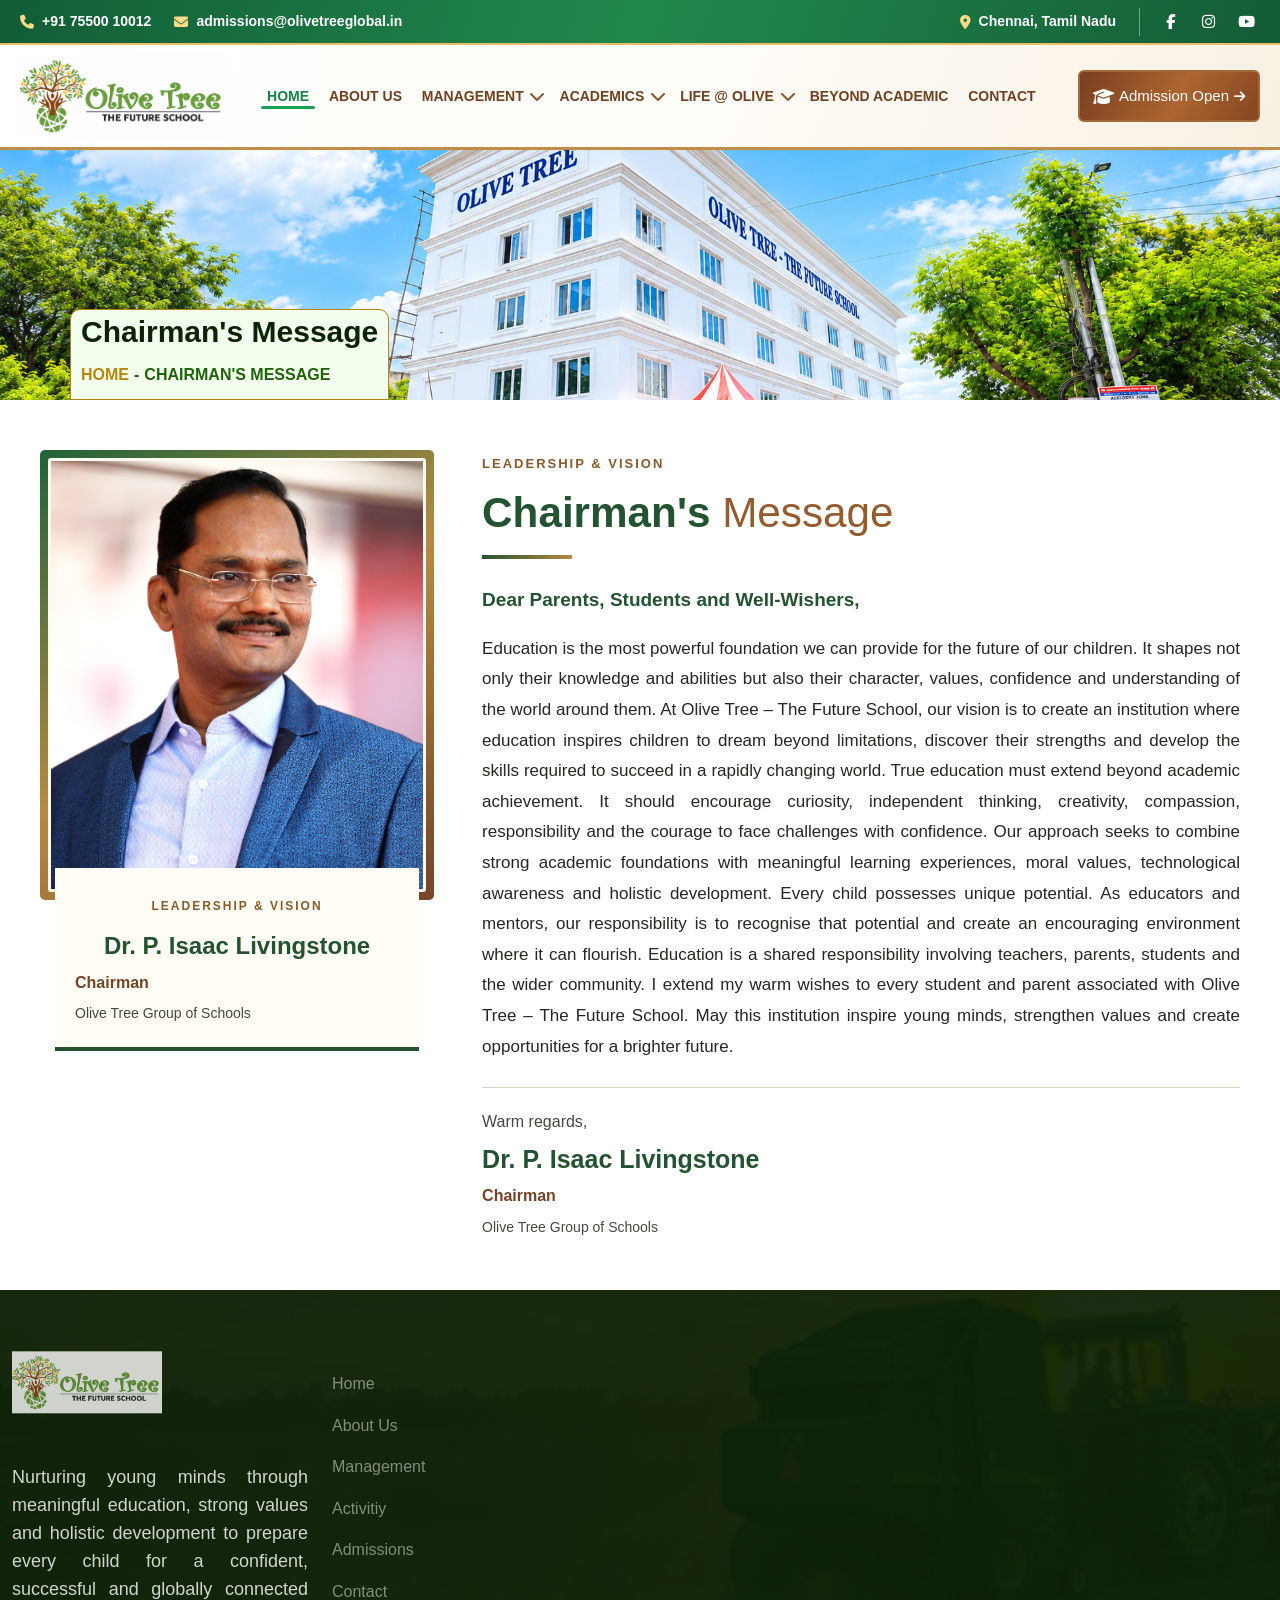
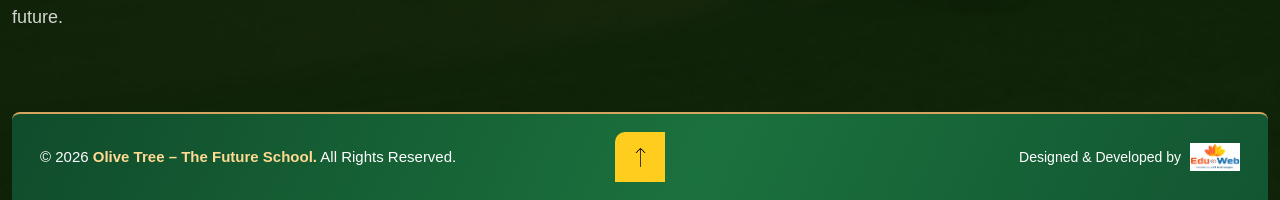
<file: chairman.html>
<!DOCTYPE html>
<html lang="en">


<meta http-equiv="content-type" content="text/html;charset=utf-8" />

<head>
    <meta charset="UTF-8">
    <meta name="viewport" content="width=device-width, initial-scale=1.0">
    <title> OLIVE TREE FUTURE SCHOOL</title>
    <link rel="stylesheet" href="assets/css/bootstrap.min.css">
    <link rel="stylesheet" href="assets/css/style.css">
    <link rel="stylesheet" href="assets/css/custom.css">
    <link rel="stylesheet" href="assets/css/swiper-bundle.min.css">
    <link rel="stylesheet" href="assets/fonts/fontawesome-free-6.7.1-web/css/all.min.css">
    <link rel="shortcut icon" type="image/x-icon" href="assets/img/future.png">
</head>

<body>

    <!-- =========================================
     OLIVE TREE SCHOOL HEADER
========================================= -->

    <header class="ot-header" id="otHeader">

        <!-- ========== TOP HEADER ========== -->
        <div class="ot-top-header">
            <div class="ot-header-container ot-top-inner">

                <div class="ot-top-left">

                    <a href="tel:+917550010012">
                        <i class="fa-solid fa-phone"></i>
                        +91 75500 10012
                    </a>

                    <a href="mailto:admissions@olivetreeglobal.in">
                        <i class="fa-solid fa-envelope"></i>
                        admissions@olivetreeglobal.in
                    </a>

                </div>

                <div class="ot-top-right">

                    <span class="ot-top-location">
                        <i class="fa-solid fa-location-dot"></i>
                        Chennai, Tamil Nadu
                    </span>

                    <div class="ot-social-links">
                        <a href="#" aria-label="Facebook">
                            <i class="fa-brands fa-facebook-f"></i>
                        </a>
                        <a href="#" aria-label="Instagram">
                            <i class="fa-brands fa-instagram"></i>
                        </a>
                        <a href="#" aria-label="YouTube">
                            <i class="fa-brands fa-youtube"></i>
                        </a>
                    </div>

                </div>

            </div>
        </div>

        <!-- ========== MAIN HEADER ========== -->
        <div class="ot-main-header">
            <div class="ot-header-container ot-main-inner">

                <!-- LOGO ONLY -->
                <a href="index.html" class="ot-header-logo">
                    <img src="assets/img/future.png" alt="Olive Tree Group of Schools">
                </a>

              <!-- NAVIGATION -->
<nav class="ot-main-nav" id="otMainNav" aria-label="Main navigation">

    <ul class="ot-nav-list">

        <!-- HOME -->
        <li>
            <a href="index.html" class="ot-nav-link active" aria-current="page">
                HOME
            </a>
        </li>

        <!-- ABOUT US -->
        <li>
            <a href="about.html" class="ot-nav-link">
                ABOUT US
            </a>
        </li>

        <!-- MANAGEMENT -->
        <li class="ot-dropdown-parent">

            <div class="ot-nav-row">
                <a href="management.html" class="ot-nav-link">
                    MANAGEMENT
                </a>

                <button
                    class="ot-submenu-toggle"
                    type="button"
                    aria-label="Toggle Management submenu"
                    aria-expanded="false"
                >
                    <i class="fa-solid fa-chevron-down" aria-hidden="true"></i>
                </button>
            </div>

            <ul class="ot-submenu">
                <li>
                    <a href="chairman.html">Chairman's Message</a>
                </li>
                <li>
                    <a href="ceo.html">CEO's Message</a>
                </li>
                <li>
                    <a href="correspondent.html">Correspondent's Message</a>
                </li>
            </ul>

        </li>

        <!-- ACADEMICS -->
        <li class="ot-dropdown-parent">

            <div class="ot-nav-row">
                <a href="academics.html" class="ot-nav-link">
                    ACADEMICS
                </a>

                <button
                    class="ot-submenu-toggle"
                    type="button"
                    aria-label="Toggle Academics submenu"
                    aria-expanded="false"
                >
                    <i class="fa-solid fa-chevron-down" aria-hidden="true"></i>
                </button>
            </div>

            <ul class="ot-submenu">
                <li>
                    <a href="pre-primary.html">Pre-Primary</a>
                </li>
                <li>
                    <a href="primary.html">Primary</a>
                </li>
                <li>
                    <a href="middle-school.html">Middle School</a>
                </li>
            
            </ul>

        </li>

        <!-- LIFE AT OLIVE -->
        <li class="ot-dropdown-parent">

            <div class="ot-nav-row">
                <a href="life-at-olive.html" class="ot-nav-link">
                    LIFE @ OLIVE
                </a>

                <button
                    class="ot-submenu-toggle"
                    type="button"
                    aria-label="Toggle Life at Olive submenu"
                    aria-expanded="false"
                >
                    <i class="fa-solid fa-chevron-down" aria-hidden="true"></i>
                </button>
            </div>

            <ul class="ot-submenu">
                <li>
                    <a href="student-development.html">
                        Student Development
                    </a>
                </li>
        
                <li>
                    <a href="parents-corner.html">
                        Parents' Corner
                    </a>
                </li>
            </ul>

        </li>

         <li>
                    <a href="beyond-academics.html" class="ot-nav-link">
                        BEYOND ACADEMIC
                    </a>
                </li>

        <!-- CONTACT -->
        <li>
            <a href="contact.html" class="ot-nav-link">
                CONTACT
            </a>
        </li>

    </ul>

</nav>


                <!-- RIGHT ACTIONS -->
                <div class="ot-header-actions">

                    <a href="admission.html" class="ot-admission-button">
                        <i class="fa-solid fa-graduation-cap"></i>
                        <span style="color: white;">Admission Open</span>
                        <i class="fa-solid fa-arrow-right ot-admission-arrow"></i>
                    </a>

                    <button class="ot-mobile-toggle" id="otMobileToggle" type="button" aria-label="Open menu"
                        aria-controls="otMainNav" aria-expanded="false">
                        <i class="fa-solid fa-bars"></i>
                    </button>

                </div>

            </div>
        </div>

        <!-- MOBILE OVERLAY -->
        <div class="ot-nav-overlay" id="otNavOverlay"></div>

    </header>

    <!-- =========================================
     HEADER JAVASCRIPT
========================================= -->

    <script>
        document.addEventListener("DOMContentLoaded", function () {

            const toggle = document.getElementById("otMobileToggle");
            const nav = document.getElementById("otMainNav");
            const overlay = document.getElementById("otNavOverlay");
            const submenuButtons = document.querySelectorAll(
                ".ot-submenu-toggle"
            );

            function closeMenu() {
                nav.classList.remove("ot-nav-active");
                overlay.classList.remove("ot-overlay-active");
                document.body.classList.remove("ot-menu-open");

                toggle.setAttribute("aria-expanded", "false");
                toggle.setAttribute("aria-label", "Open menu");
                toggle.innerHTML = '<i class="fa-solid fa-bars"></i>';

                document.querySelectorAll(".ot-dropdown-parent")
                    .forEach(item => item.classList.remove("ot-submenu-open"));

                submenuButtons.forEach(button => {
                    button.setAttribute("aria-expanded", "false");
                });
            }

            toggle.addEventListener("click", function () {
                if (nav.classList.contains("ot-nav-active")) {
                    closeMenu();
                } else {
                    nav.classList.add("ot-nav-active");
                    overlay.classList.add("ot-overlay-active");
                    document.body.classList.add("ot-menu-open");

                    toggle.setAttribute("aria-expanded", "true");
                    toggle.setAttribute("aria-label", "Close menu");
                    toggle.innerHTML = '<i class="fa-solid fa-xmark"></i>';
                }
            });

            overlay.addEventListener("click", closeMenu);

            submenuButtons.forEach(button => {
                button.addEventListener("click", function () {

                    const parent = button.closest(".ot-dropdown-parent");
                    const isOpen = parent.classList.contains("ot-submenu-open");

                    document.querySelectorAll(".ot-dropdown-parent")
                        .forEach(item => {
                            item.classList.remove("ot-submenu-open");
                            item.querySelector(".ot-submenu-toggle")
                                .setAttribute("aria-expanded", "false");
                        });

                    if (!isOpen) {
                        parent.classList.add("ot-submenu-open");
                        button.setAttribute("aria-expanded", "true");
                    }
                });
            });

            document.addEventListener("keydown", function (event) {
                if (event.key === "Escape") closeMenu();
            });

            window.addEventListener("resize", function () {
                if (window.innerWidth > 1100) closeMenu();
            });

        });
    </script>


        <!--===== Hero Section    S T A R T =====-->
        <section class="sb-hero-area">
            <div class="sb-breadcrum ">
                <div class="sb-breadcrum-thumb">

                    <img src="assets/img/banner1.png" alt="" style="height:250px;">



                </div>
                <div class="container position-relative">
                    <div class="sb-breadcrum-content ">

                        <h2 class="sb-breadcrum-title">Chairman's Message</h2>


                        <ul class="d-inline-flex align-items-center">
                              <li><a href="index.html" style="color:
                             darkgoldenrod;font-weight: 700;">HOME </a></li>
                            <li> - </li>
                            <li>Chairman's Message</li>

                        </ul>
                    </div>
                </div>


            </div>
        </section>


<!-- ===== OLIVE TREE - CHAIRMAN'S MESSAGE ===== -->
<section class="ot-chairman-section" id="chairman-message">
    <div class="ot-chairman-container">

        <!-- Chairman Profile -->
        <div class="ot-chairman-profile">

            <div class="ot-chairman-image-frame">
                <img
                     src="assets/img/chair.jpeg"
                    alt="Dr. P. Isaac Livingstone, Chairman of Olive Tree Group of Schools"
                    class="ot-chairman-portrait"
                    loading="lazy"
                >
            </div>

            <div class="ot-chairman-profile-details">
                <span class="ot-chairman-profile-label">
                    LEADERSHIP &amp; VISION
                </span>

                <h3>Dr. P. Isaac Livingstone</h3>

                <p class="ot-chairman-designation">Chairman</p>

                <span class="ot-chairman-organization">
                    Olive Tree Group of Schools
                </span>
            </div>

        </div>

        <!-- Chairman's Message -->
        <div class="ot-chairman-message-content">

            <div class="ot-chairman-title-area">
                <span class="ot-chairman-eyebrow">
                    LEADERSHIP &amp; VISION
                </span>

                <h2>Chairman's <span>Message</span></h2>

                <div class="ot-chairman-title-underline"></div>
            </div>

            <div class="ot-chairman-message-text">

                <p class="ot-chairman-greeting">
                    Dear Parents, Students and Well-Wishers,
                </p>

                <p>
                   Education is the most powerful foundation we can provide for the future of our children. It shapes not only their knowledge and abilities but also their character, values, confidence and understanding of the world around them.
At Olive Tree – The Future School, our vision is to create an institution where education inspires children to dream beyond limitations, discover their strengths and develop the skills required to succeed in a rapidly changing world.
True education must extend beyond academic achievement. It should encourage curiosity, independent thinking, creativity, compassion, responsibility and the courage to face challenges with confidence. Our approach seeks to combine strong academic foundations with meaningful learning experiences, moral values, technological awareness and holistic development.
Every child possesses unique potential. As educators and mentors, our responsibility is to recognise that potential and create an encouraging environment where it can flourish. Education is a shared responsibility involving teachers, parents, students and the wider community.
I extend my warm wishes to every student and parent associated with Olive Tree – The Future School. May this institution inspire young minds, strengthen values and create opportunities for a brighter future.

                </p>

            </div>

            <!-- Chairman's Signature -->
            <div class="ot-chairman-signature">
                <span>Warm regards,</span>

                <h3>Dr. P. Isaac Livingstone</h3>

                <p>Chairman</p>

                <span class="ot-chairman-signature-school">
                    Olive Tree Group of Schools
                </span>
            </div>

        </div>

    </div>
</section>


    <!--===== footer Section    S T A R T =====-->
    <footer class="bg-img pt-120 content" data-bg-src="assets/images/background/footer1.1-bg.png">

        <div class="sb-footer overflow-x-hidden">
            <div class="container">
                <div class="row  ">
                    <div class="col-lg-3 col-md-7">
                        <div class="mb-40 mb-lg-0 fade-up">
                            <div class="sb-footer-logo pb-50">
                                <img src="assets/img/future.png" alt="" style="width: 150px;">
                            </div>
                            <p class="sb-footer- fs-18">Nurturing young minds through meaningful education,
                            strong values and holistic development to prepare
                            every child for a confident, successful and
                            globally connected future.</p>
                        </div>
                    </div>
                    <div class="col-xl-2 col-lg-2 col-md-5">

                        <div class="sb-footer-item pl-60 mb-40 mb-lg-0 fade-up">

                             <ul>
                                <li><a href="index.html">Home</a> </li>
                                <li><a href="about.html">About Us</a> </li>
                                <li><a href="chairman.html">Management</a></li>
                                <li><a href="beyond-academics.html">Activitiy</a> </li>
                                <li><a href="admission.html">Admissions</a></li>
                                <li><a href="contact.html">Contact</a></li>

                            </ul>
                        </div>
                    </div>
            
<!-- ===== FOOTER GOOGLE MAP LOCATION ===== -->
<div class="col-lg-4 col-xl-4 col-md-7">
    <div class="sb-footer-item sb-footer-location fade-up">

        <h4 class="sb-footer-title">Our Location</h4>

        <div class="sb-footer-map">
            <iframe
                src="https://www.google.com/maps?q=Kodungaiyur,Chennai,Tamil+Nadu&output=embed"
                title="School Location"
                width="100%"
                height="220"
                style="border:0;"
                loading="lazy"
                referrerpolicy="no-referrer-when-downgrade"
                allowfullscreen>
            </iframe>
        </div>

        <a
            href="https://www.google.com/maps/search/?api=1&query=Kodungaiyur+Chennai+Tamil+Nadu"
            target="_blank"
            rel="noopener noreferrer"
            class="sb-footer-map-link">

            <i class="fa-solid fa-location-dot"></i>
            Get Directions
            <i class="fa-solid fa-arrow-up-right-from-square"></i>

        </a>

    </div>
</div>

                    <div class="col-lg-3 col-xl-3 col-md-5">
                        <div class=" pl-36 fade-up">
                            <h4 class="sb-footer-title">Contact</h4>
                            <ul>
                                <li><a href="tel:+1800123654987com" class="d-inline-flex align-items-center"> <img
                                            class="mr-10" src="assets/images/icon/footer_icon-1.png" alt="footer_icon">
                                       +917550010012
</a></li>
                                <li><a href="#" class="d-inline-flex align-items-center"> <img class="mr-10"
                                            src="assets/images/icon/footer_icon-2.png" alt="footer_icon">Vijay Skyline, E Main Rd, Welcome Colony, Anna Nagar, Chennai, Tamil Nadu 600101</a></li>
                                <li><a href="mailto:argonic.needhelp@company.com"
                                        class="d-inline-flex align-items-center"><img class="mr-10"
                                            src="assets/images/icon/footer_icon-3.png" alt="footer_icon">
                                       admissions@olivetreeglobal.in</a></li>
                            </ul>
                           
                        </div>
                    </div>
                </div>
            </div>
       
<!-- ===== FOOTER BOTTOM START ===== -->

<div class="container">
    <div class="sb-footer-bottom">
        <div class="sb-footer-bottom-wrapper">

            <!-- COPYRIGHT -->
            <div class="sb-footer-copyright">
                <p>
                    &copy; 2026
                    <strong>Olive Tree – The Future School.</strong>
                    All Rights Reserved.
                </p>
            </div>

            <!-- DESIGNED BY -->
            <div class="sb-footer-designer">
                <span>Designed &amp; Developed by</span>

                <a href="https://www.eduweb.co.in" target="_blank"
                   rel="noopener noreferrer"
                   class="sb-footer-designer-link">

                    <img
                        src="assets/img/New folder/companylogo.png"
                        alt="Eduweb Tech Logo">

                </a>
            </div>

            <!-- BACK TO TOP -->
            <button
                class="sb-backToTop"
                id="backToTop"
                type="button"
                aria-label="Back to top">

                <img
                    src="assets/images/icon/arrow-up.png"
                    alt="">
            </button>

        </div>
    </div>
</div>

<!-- ===== FOOTER BOTTOM END ===== -->

        </div>



    </footer>


    <script src="assets/js/jquery-3.7.1.min.js"></script>
    <!--  isotope link-->
    <script src="assets/js/isotope.pkgd.min.js"></script>
    <!--  imagesloaded link-->
    <script src="assets/js/imagesloaded.pkgd.min.js"></script>
    <!--===== Bootstrap link =====-->
    <script src="assets/js/bootstrap.bundle.min.js"></script>
    <!-- Waypoints link -->
    <script src="assets/js/jquery.waypoints.min.js"></script>
    <!-- CounterUp link-->
    <script src="assets/js/jquery.counterup.min.js"></script>
    <!-- Swiper link-->
    <script src="assets/js/swiper-bundle.min.js"></script>
    <!-- magnific link-->
    <script src="assets/js/jquery.magnific-popup.min.js"></script>
    <!-- gsap link-->
    <script src="assets/js/gsap.js"></script>
    <!-- gsap link-->
    <script src="assets/js/gsap-split-text.js"></script>
    <!-- gsap scroll link-->
    <script src="assets/js/gsap-scroll-trigger.js"></script>
    <!-- Main js link-->
    <script src="assets/js/main.js"></script>


</body>



</html>
</file>
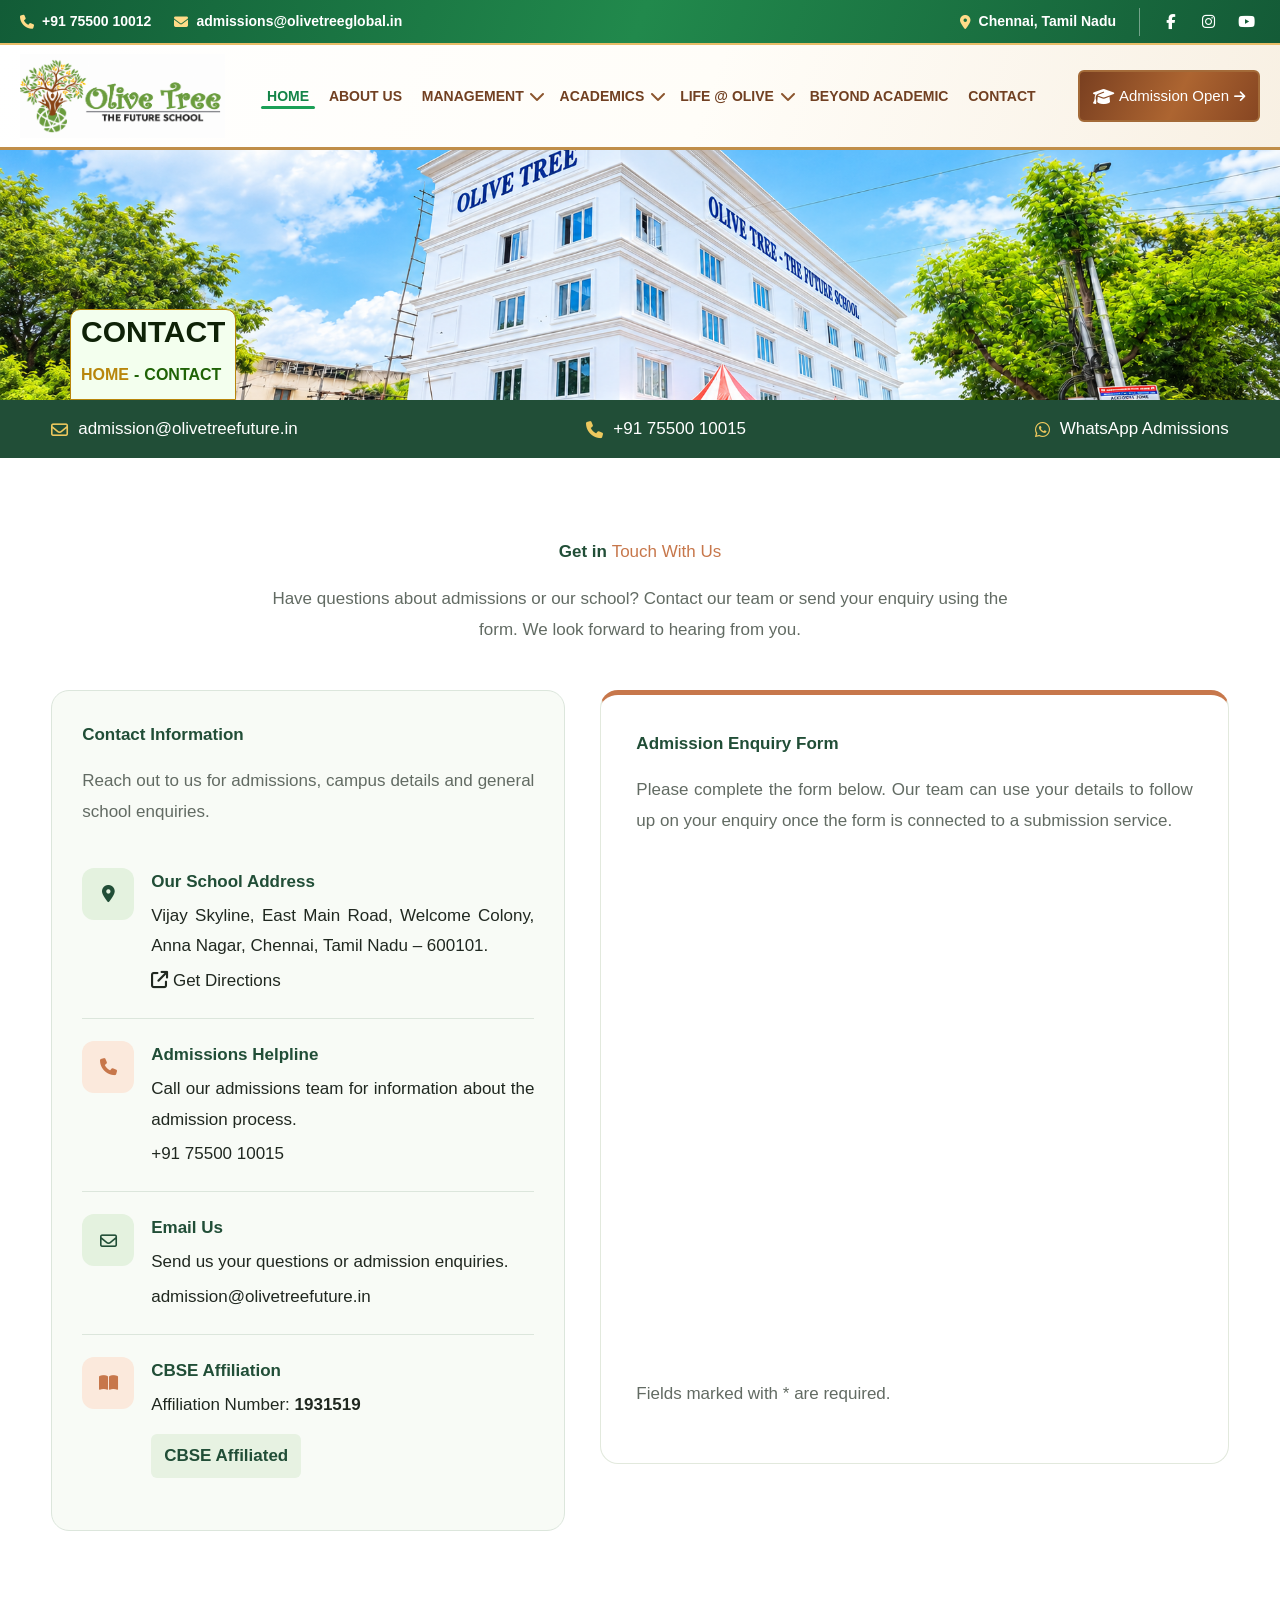
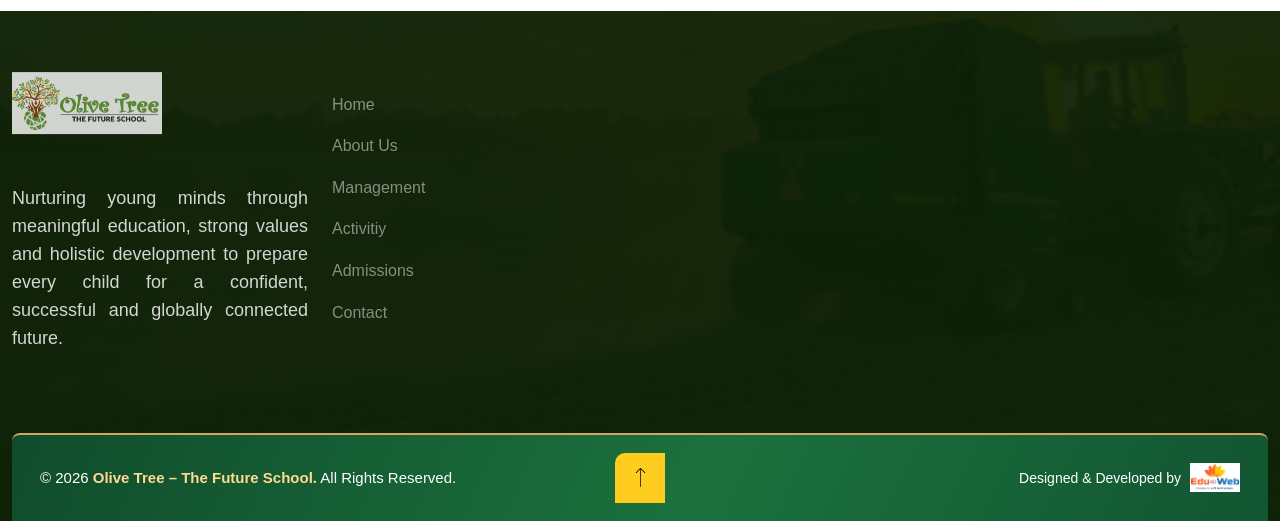
<file: contact.html>
<!DOCTYPE html>
<html lang="en">


<meta http-equiv="content-type" content="text/html;charset=utf-8" />

<head>
    <meta charset="UTF-8">
    <meta name="viewport" content="width=device-width, initial-scale=1.0">
    <title> OLIVE TREE FUTURE SCHOOL</title>
    <link rel="stylesheet" href="assets/css/bootstrap.min.css">
    <link rel="stylesheet" href="assets/css/style.css">
    <link rel="stylesheet" href="assets/css/custom.css">
    <link rel="stylesheet" href="assets/css/swiper-bundle.min.css">
    <link rel="stylesheet" href="assets/fonts/fontawesome-free-6.7.1-web/css/all.min.css">
    <link rel="shortcut icon" type="image/x-icon" href="assets/img/future.png">
</head>

<body>

    <!-- =========================================
     OLIVE TREE SCHOOL HEADER
========================================= -->

    <header class="ot-header" id="otHeader">

        <!-- ========== TOP HEADER ========== -->
        <div class="ot-top-header">
            <div class="ot-header-container ot-top-inner">

                <div class="ot-top-left">

                    <a href="tel:+917550010012">
                        <i class="fa-solid fa-phone"></i>
                        +91 75500 10012
                    </a>

                    <a href="mailto:admissions@olivetreeglobal.in">
                        <i class="fa-solid fa-envelope"></i>
                        admissions@olivetreeglobal.in
                    </a>

                </div>

                <div class="ot-top-right">

                    <span class="ot-top-location">
                        <i class="fa-solid fa-location-dot"></i>
                        Chennai, Tamil Nadu
                    </span>

                    <div class="ot-social-links">
                        <a href="#" aria-label="Facebook">
                            <i class="fa-brands fa-facebook-f"></i>
                        </a>
                        <a href="#" aria-label="Instagram">
                            <i class="fa-brands fa-instagram"></i>
                        </a>
                        <a href="#" aria-label="YouTube">
                            <i class="fa-brands fa-youtube"></i>
                        </a>
                    </div>

                </div>

            </div>
        </div>

        <!-- ========== MAIN HEADER ========== -->
        <div class="ot-main-header">
            <div class="ot-header-container ot-main-inner">

                <!-- LOGO ONLY -->
                <a href="index.html" class="ot-header-logo">
                    <img src="assets/img/future.png" alt="Olive Tree Group of Schools">
                </a>

              <!-- NAVIGATION -->
<nav class="ot-main-nav" id="otMainNav" aria-label="Main navigation">

    <ul class="ot-nav-list">

        <!-- HOME -->
        <li>
            <a href="index.html" class="ot-nav-link active" aria-current="page">
                HOME
            </a>
        </li>

        <!-- ABOUT US -->
        <li>
            <a href="about.html" class="ot-nav-link">
                ABOUT US
            </a>
        </li>

        <!-- MANAGEMENT -->
        <li class="ot-dropdown-parent">

            <div class="ot-nav-row">
                <a href="management.html" class="ot-nav-link">
                    MANAGEMENT
                </a>

                <button
                    class="ot-submenu-toggle"
                    type="button"
                    aria-label="Toggle Management submenu"
                    aria-expanded="false"
                >
                    <i class="fa-solid fa-chevron-down" aria-hidden="true"></i>
                </button>
            </div>

            <ul class="ot-submenu">
                <li>
                    <a href="chairman.html">Chairman's Message</a>
                </li>
                <li>
                    <a href="ceo.html">CEO's Message</a>
                </li>
                <li>
                    <a href="correspondent.html">Correspondent's Message</a>
                </li>
            </ul>

        </li>

        <!-- ACADEMICS -->
        <li class="ot-dropdown-parent">

            <div class="ot-nav-row">
                <a href="academics.html" class="ot-nav-link">
                    ACADEMICS
                </a>

                <button
                    class="ot-submenu-toggle"
                    type="button"
                    aria-label="Toggle Academics submenu"
                    aria-expanded="false"
                >
                    <i class="fa-solid fa-chevron-down" aria-hidden="true"></i>
                </button>
            </div>

            <ul class="ot-submenu">
                <li>
                    <a href="pre-primary.html">Pre-Primary</a>
                </li>
                <li>
                    <a href="primary.html">Primary</a>
                </li>
                <li>
                    <a href="middle-school.html">Middle School</a>
                </li>
            
            </ul>

        </li>

        <!-- LIFE AT OLIVE -->
        <li class="ot-dropdown-parent">

            <div class="ot-nav-row">
                <a href="life-at-olive.html" class="ot-nav-link">
                    LIFE @ OLIVE
                </a>

                <button
                    class="ot-submenu-toggle"
                    type="button"
                    aria-label="Toggle Life at Olive submenu"
                    aria-expanded="false"
                >
                    <i class="fa-solid fa-chevron-down" aria-hidden="true"></i>
                </button>
            </div>

            <ul class="ot-submenu">
                <li>
                    <a href="student-development.html">
                        Student Development
                    </a>
                </li>
        
                <li>
                    <a href="parents-corner.html">
                        Parents' Corner
                    </a>
                </li>
            </ul>

        </li>

         <li>
                    <a href="beyond-academics.html" class="ot-nav-link">
                        BEYOND ACADEMIC
                    </a>
                </li>

        <!-- CONTACT -->
        <li>
            <a href="contact.html" class="ot-nav-link">
                CONTACT
            </a>
        </li>

    </ul>

</nav>


                <!-- RIGHT ACTIONS -->
                <div class="ot-header-actions">

                    <a href="admission.html" class="ot-admission-button">
                        <i class="fa-solid fa-graduation-cap"></i>
                        <span style="color: white;">Admission Open</span>
                        <i class="fa-solid fa-arrow-right ot-admission-arrow"></i>
                    </a>

                    <button class="ot-mobile-toggle" id="otMobileToggle" type="button" aria-label="Open menu"
                        aria-controls="otMainNav" aria-expanded="false">
                        <i class="fa-solid fa-bars"></i>
                    </button>

                </div>

            </div>
        </div>

        <!-- MOBILE OVERLAY -->
        <div class="ot-nav-overlay" id="otNavOverlay"></div>

    </header>

    <!-- =========================================
     HEADER JAVASCRIPT
========================================= -->

    <script>
        document.addEventListener("DOMContentLoaded", function () {

            const toggle = document.getElementById("otMobileToggle");
            const nav = document.getElementById("otMainNav");
            const overlay = document.getElementById("otNavOverlay");
            const submenuButtons = document.querySelectorAll(
                ".ot-submenu-toggle"
            );

            function closeMenu() {
                nav.classList.remove("ot-nav-active");
                overlay.classList.remove("ot-overlay-active");
                document.body.classList.remove("ot-menu-open");

                toggle.setAttribute("aria-expanded", "false");
                toggle.setAttribute("aria-label", "Open menu");
                toggle.innerHTML = '<i class="fa-solid fa-bars"></i>';

                document.querySelectorAll(".ot-dropdown-parent")
                    .forEach(item => item.classList.remove("ot-submenu-open"));

                submenuButtons.forEach(button => {
                    button.setAttribute("aria-expanded", "false");
                });
            }

            toggle.addEventListener("click", function () {
                if (nav.classList.contains("ot-nav-active")) {
                    closeMenu();
                } else {
                    nav.classList.add("ot-nav-active");
                    overlay.classList.add("ot-overlay-active");
                    document.body.classList.add("ot-menu-open");

                    toggle.setAttribute("aria-expanded", "true");
                    toggle.setAttribute("aria-label", "Close menu");
                    toggle.innerHTML = '<i class="fa-solid fa-xmark"></i>';
                }
            });

            overlay.addEventListener("click", closeMenu);

            submenuButtons.forEach(button => {
                button.addEventListener("click", function () {

                    const parent = button.closest(".ot-dropdown-parent");
                    const isOpen = parent.classList.contains("ot-submenu-open");

                    document.querySelectorAll(".ot-dropdown-parent")
                        .forEach(item => {
                            item.classList.remove("ot-submenu-open");
                            item.querySelector(".ot-submenu-toggle")
                                .setAttribute("aria-expanded", "false");
                        });

                    if (!isOpen) {
                        parent.classList.add("ot-submenu-open");
                        button.setAttribute("aria-expanded", "true");
                    }
                });
            });

            document.addEventListener("keydown", function (event) {
                if (event.key === "Escape") closeMenu();
            });

            window.addEventListener("resize", function () {
                if (window.innerWidth > 1100) closeMenu();
            });

        });
    </script>


        <!--===== Hero Section    S T A R T =====-->
        <section class="sb-hero-area">
            <div class="sb-breadcrum ">
                <div class="sb-breadcrum-thumb">

                    <img src="assets/img/banner1.png" alt="" style="height:250px;">



                </div>
                <div class="container position-relative">
                    <div class="sb-breadcrum-content ">

                        <h2 class="sb-breadcrum-title">CONTACT</h2>


                        <ul class="d-inline-flex align-items-center">
                        <li><a href="index.html" style="color:
                             darkgoldenrod;font-weight: 700;">HOME </a></li>
                            <li> - </li>
                            <li>CONTACT</li>

                        </ul>
                    </div>
                </div>


            </div>
        </section>

<div class="ot-modern-contact">

    <!-- TOP CONTACT STRIP -->
    <div class="ot-contact-strip">
        <div class="ot-container ot-contact-strip-inner">

            <a href="mailto:admission@olivetreefuture.in">
                <i class="fa-regular fa-envelope"></i>
                admission@olivetreefuture.in
            </a>

            <a href="tel:+917550010015">
                <i class="fa-solid fa-phone"></i>
                +91 75500 10015
            </a>

            <a href="https://wa.me/917550010015"
               target="_blank"
               rel="noopener noreferrer">
                <i class="fa-brands fa-whatsapp"></i>
                WhatsApp Admissions
            </a>

        </div>
    </div>



    <!-- CONTACT DETAILS AND ENQUIRY FORM -->
    <section class="ot-modern-main" id="contact-details">

        <div class="ot-container">

            <div class="ot-section-heading">
                <h2>
                    Get in <span>Touch With Us</span>
                </h2>

                <p>
                    Have questions about admissions or our school?
                    Contact our team or send your enquiry using the form.
                    We look forward to hearing from you.
                </p>
            </div>

            <div class="ot-modern-grid">

                <!-- CONTACT INFORMATION -->
                <div class="ot-contact-info">

                    <h2>Contact Information</h2>

                    <p>
                        Reach out to us for admissions, campus details
                        and general school enquiries.
                    </p>

                    <!-- ADDRESS -->
                    <div class="ot-contact-detail">

                        <div class="ot-contact-icon">
                            <i class="fa-solid fa-location-dot"></i>
                        </div>

                        <div>
                            <h3>Our School Address</h3>

                            <p>
                                Vijay Skyline, East Main Road,
                                Welcome Colony, Anna Nagar,
                                Chennai, Tamil Nadu – 600101.
                            </p>

                            <a
                                href="https://www.google.com/maps/search/?api=1&query=Vijay+Skyline+East+Main+Road+Welcome+Colony+Anna+Nagar+Chennai+600101"
                                target="_blank"
                                rel="noopener noreferrer">
                                <i class="fa-solid fa-arrow-up-right-from-square"></i>
                                Get Directions
                            </a>
                        </div>

                    </div>

                    <!-- PHONE -->
                    <div class="ot-contact-detail">

                        <div class="ot-contact-icon">
                            <i class="fa-solid fa-phone"></i>
                        </div>

                        <div>
                            <h3>Admissions Helpline</h3>

                            <p>
                                Call our admissions team for information
                                about the admission process.
                            </p>

                            <a href="tel:+917550010015">
                                +91 75500 10015
                            </a>
                        </div>

                    </div>

                    <!-- EMAIL -->
                    <div class="ot-contact-detail">

                        <div class="ot-contact-icon">
                            <i class="fa-regular fa-envelope"></i>
                        </div>

                        <div>
                            <h3>Email Us</h3>

                            <p>
                                Send us your questions or admission enquiries.
                            </p>

                            <a href="mailto:admission@olivetreefuture.in">
                                admission@olivetreefuture.in
                            </a>
                        </div>

                    </div>

                    <!-- AFFILIATION -->
                    <div class="ot-contact-detail">

                        <div class="ot-contact-icon">
                            <i class="fa-solid fa-book-open"></i>
                        </div>

                        <div>
                            <h3>CBSE Affiliation</h3>

                            <p>
                                Affiliation Number:
                                <strong>1931519</strong>
                            </p>

                            <span class="ot-contact-badge">
                                CBSE Affiliated
                            </span>
                        </div>

                    </div>

                </div>

                <!-- ADMISSION FORM -->
                <div class="ot-modern-form-wrap"
                     id="admission-enquiry">

                    <h2>Admission Enquiry Form</h2>

                    <p>
                        Please complete the form below. Our team can use
                        your details to follow up on your enquiry once
                        the form is connected to a submission service.
                    </p>

                  <iframe aria-label='Contact Us' frameborder="0" style="height:500px;width:99%;border:none;" src='https://forms.zohopublic.in/olivetreeglobal1/form/CareerFrom/formperma/6DWS7dNK5KE8XIbTuPMHwiIjwH3q6Jnlyr6sAcA9tT0' >
</iframe>

                    <p class="ot-form-note" id="formMessage"
                       role="status" aria-live="polite">
                        Fields marked with * are required.
                    </p>

                </div>

            </div>

        </div>

    </section>

</div>

<!-- BASIC FRONTEND FORM HANDLER -->
<script>
    const admissionForm = document.getElementById("otAdmissionForm");
    const formMessage = document.getElementById("formMessage");

    admissionForm.addEventListener("submit", function (event) {
        event.preventDefault();

        formMessage.textContent =
            "Your form layout is ready, but online submission is not connected yet. Please contact admissions by phone or email.";

        formMessage.setAttribute("role", "status");
    });
</script>



    <!--===== footer Section    S T A R T =====-->
    <footer class="bg-img pt-120 content" data-bg-src="assets/images/background/footer1.1-bg.png">

        <div class="sb-footer overflow-x-hidden">
            <div class="container">
                <div class="row  ">
                    <div class="col-lg-3 col-md-7">
                        <div class="mb-40 mb-lg-0 fade-up">
                            <div class="sb-footer-logo pb-50">
                                <img src="assets/img/future.png" alt="" style="width: 150px;">
                            </div>
                            <p class="sb-footer- fs-18">Nurturing young minds through meaningful education,
                            strong values and holistic development to prepare
                            every child for a confident, successful and
                            globally connected future.</p>
                        </div>
                    </div>
                    <div class="col-xl-2 col-lg-2 col-md-5">

                        <div class="sb-footer-item pl-60 mb-40 mb-lg-0 fade-up">

                              <ul>
                                <li><a href="index.html">Home</a> </li>
                                <li><a href="about.html">About Us</a> </li>
                                <li><a href="chairman.html">Management</a></li>
                                <li><a href="beyond-academics.html">Activitiy</a> </li>
                                <li><a href="admission.html">Admissions</a></li>
                                <li><a href="contact.html">Contact</a></li>

                            </ul>
                        </div>
                    </div>
            
<!-- ===== FOOTER GOOGLE MAP LOCATION ===== -->
<div class="col-lg-4 col-xl-4 col-md-7">
    <div class="sb-footer-item sb-footer-location fade-up">

        <h4 class="sb-footer-title">Our Location</h4>

        <div class="sb-footer-map">
            <iframe
                src="https://www.google.com/maps?q=Kodungaiyur,Chennai,Tamil+Nadu&output=embed"
                title="School Location"
                width="100%"
                height="220"
                style="border:0;"
                loading="lazy"
                referrerpolicy="no-referrer-when-downgrade"
                allowfullscreen>
            </iframe>
        </div>

        <a
            href="https://www.google.com/maps/search/?api=1&query=Kodungaiyur+Chennai+Tamil+Nadu"
            target="_blank"
            rel="noopener noreferrer"
            class="sb-footer-map-link">

            <i class="fa-solid fa-location-dot"></i>
            Get Directions
            <i class="fa-solid fa-arrow-up-right-from-square"></i>

        </a>

    </div>
</div>

                    <div class="col-lg-3 col-xl-3 col-md-5">
                        <div class=" pl-36 fade-up">
                            <h4 class="sb-footer-title">Contact</h4>
                            <ul>
                                <li><a href="tel:+1800123654987com" class="d-inline-flex align-items-center"> <img
                                            class="mr-10" src="assets/images/icon/footer_icon-1.png" alt="footer_icon">
                                       +917550010012
</a></li>
                                <li><a href="#" class="d-inline-flex align-items-center"> <img class="mr-10"
                                            src="assets/images/icon/footer_icon-2.png" alt="footer_icon">Vijay Skyline, E Main Rd, Welcome Colony, Anna Nagar, Chennai, Tamil Nadu 600101</a></li>
                                <li><a href="mailto:argonic.needhelp@company.com"
                                        class="d-inline-flex align-items-center"><img class="mr-10"
                                            src="assets/images/icon/footer_icon-3.png" alt="footer_icon">
                                       admissions@olivetreeglobal.in</a></li>
                            </ul>
                           
                        </div>
                    </div>
                </div>
            </div>
       
<!-- ===== FOOTER BOTTOM START ===== -->

<div class="container">
    <div class="sb-footer-bottom">
        <div class="sb-footer-bottom-wrapper">

            <!-- COPYRIGHT -->
            <div class="sb-footer-copyright">
                <p>
                    &copy; 2026
                    <strong>Olive Tree – The Future School.</strong>
                    All Rights Reserved.
                </p>
            </div>

            <!-- DESIGNED BY -->
            <div class="sb-footer-designer">
                <span>Designed &amp; Developed by</span>

                <a href="https://www.eduweb.co.in" target="_blank"
                   rel="noopener noreferrer"
                   class="sb-footer-designer-link">

                    <img
                        src="assets/img/New folder/companylogo.png"
                        alt="Eduweb Tech Logo">

                </a>
            </div>

            <!-- BACK TO TOP -->
            <button
                class="sb-backToTop"
                id="backToTop"
                type="button"
                aria-label="Back to top">

                <img
                    src="assets/images/icon/arrow-up.png"
                    alt="">
            </button>

        </div>
    </div>
</div>

<!-- ===== FOOTER BOTTOM END ===== -->

        </div>



    </footer>


    <script src="assets/js/jquery-3.7.1.min.js"></script>
    <!--  isotope link-->
    <script src="assets/js/isotope.pkgd.min.js"></script>
    <!--  imagesloaded link-->
    <script src="assets/js/imagesloaded.pkgd.min.js"></script>
    <!--===== Bootstrap link =====-->
    <script src="assets/js/bootstrap.bundle.min.js"></script>
    <!-- Waypoints link -->
    <script src="assets/js/jquery.waypoints.min.js"></script>
    <!-- CounterUp link-->
    <script src="assets/js/jquery.counterup.min.js"></script>
    <!-- Swiper link-->
    <script src="assets/js/swiper-bundle.min.js"></script>
    <!-- magnific link-->
    <script src="assets/js/jquery.magnific-popup.min.js"></script>
    <!-- gsap link-->
    <script src="assets/js/gsap.js"></script>
    <!-- gsap link-->
    <script src="assets/js/gsap-split-text.js"></script>
    <!-- gsap scroll link-->
    <script src="assets/js/gsap-scroll-trigger.js"></script>
    <!-- Main js link-->
    <script src="assets/js/main.js"></script>


</body>



</html>
</file>
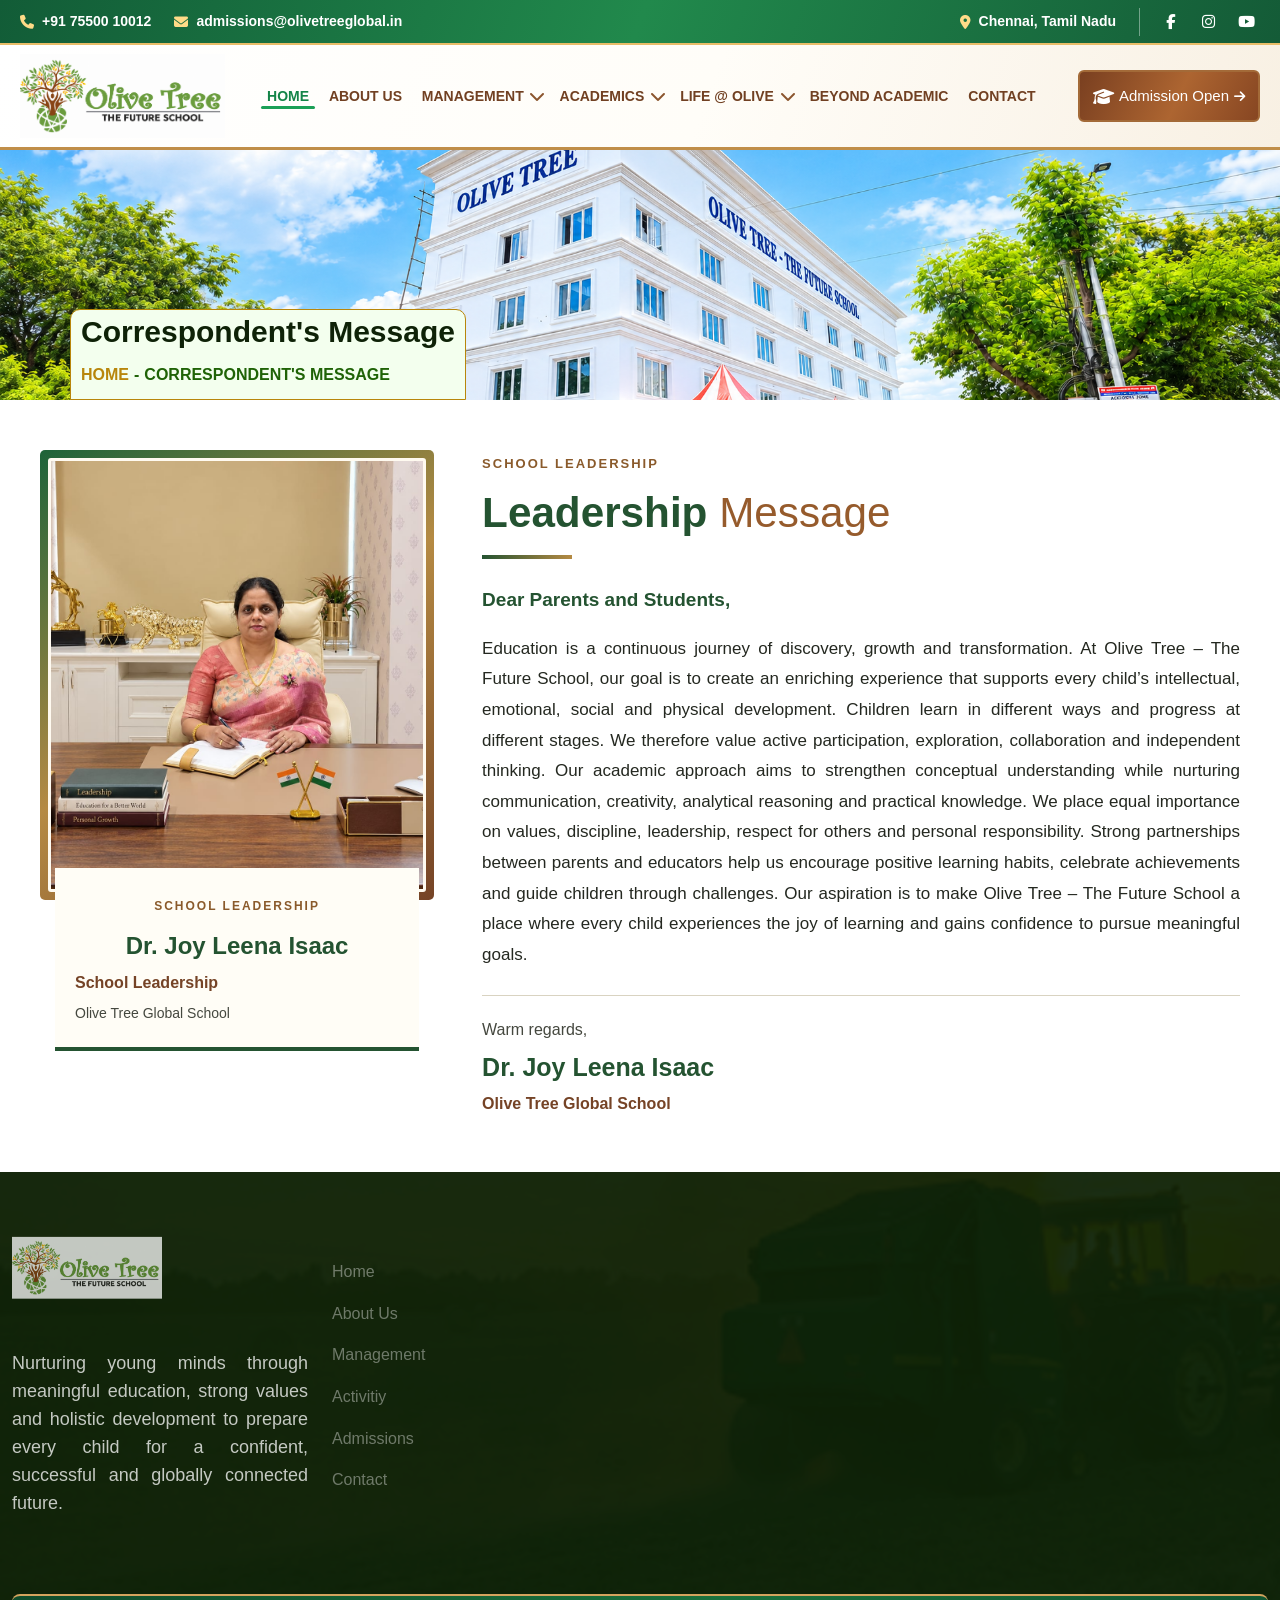
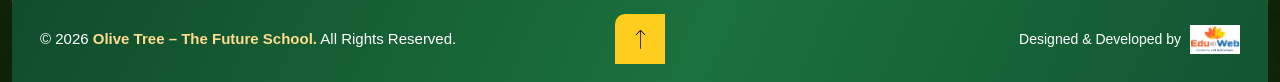
<file: correspondent.html>
<!DOCTYPE html>
<html lang="en">


<meta http-equiv="content-type" content="text/html;charset=utf-8" />

<head>
    <meta charset="UTF-8">
    <meta name="viewport" content="width=device-width, initial-scale=1.0">
    <title> OLIVE TREE FUTURE SCHOOL</title>
    <link rel="stylesheet" href="assets/css/bootstrap.min.css">
    <link rel="stylesheet" href="assets/css/style.css">
    <link rel="stylesheet" href="assets/css/custom.css">
    <link rel="stylesheet" href="assets/css/swiper-bundle.min.css">
    <link rel="stylesheet" href="assets/fonts/fontawesome-free-6.7.1-web/css/all.min.css">
    <link rel="shortcut icon" type="image/x-icon" href="assets/img/future.png">
</head>

<body>

    <!-- =========================================
     OLIVE TREE SCHOOL HEADER
========================================= -->

    <header class="ot-header" id="otHeader">

        <!-- ========== TOP HEADER ========== -->
        <div class="ot-top-header">
            <div class="ot-header-container ot-top-inner">

                <div class="ot-top-left">

                    <a href="tel:+917550010012">
                        <i class="fa-solid fa-phone"></i>
                        +91 75500 10012
                    </a>

                    <a href="mailto:admissions@olivetreeglobal.in">
                        <i class="fa-solid fa-envelope"></i>
                        admissions@olivetreeglobal.in
                    </a>

                </div>

                <div class="ot-top-right">

                    <span class="ot-top-location">
                        <i class="fa-solid fa-location-dot"></i>
                        Chennai, Tamil Nadu
                    </span>

                    <div class="ot-social-links">
                        <a href="#" aria-label="Facebook">
                            <i class="fa-brands fa-facebook-f"></i>
                        </a>
                        <a href="#" aria-label="Instagram">
                            <i class="fa-brands fa-instagram"></i>
                        </a>
                        <a href="#" aria-label="YouTube">
                            <i class="fa-brands fa-youtube"></i>
                        </a>
                    </div>

                </div>

            </div>
        </div>

        <!-- ========== MAIN HEADER ========== -->
        <div class="ot-main-header">
            <div class="ot-header-container ot-main-inner">

                <!-- LOGO ONLY -->
                <a href="index.html" class="ot-header-logo">
                    <img src="assets/img/future.png" alt="Olive Tree Group of Schools">
                </a>

              <!-- NAVIGATION -->
<nav class="ot-main-nav" id="otMainNav" aria-label="Main navigation">

    <ul class="ot-nav-list">

        <!-- HOME -->
        <li>
            <a href="index.html" class="ot-nav-link active" aria-current="page">
                HOME
            </a>
        </li>

        <!-- ABOUT US -->
        <li>
            <a href="about.html" class="ot-nav-link">
                ABOUT US
            </a>
        </li>

        <!-- MANAGEMENT -->
        <li class="ot-dropdown-parent">

            <div class="ot-nav-row">
                <a href="management.html" class="ot-nav-link">
                    MANAGEMENT
                </a>

                <button
                    class="ot-submenu-toggle"
                    type="button"
                    aria-label="Toggle Management submenu"
                    aria-expanded="false"
                >
                    <i class="fa-solid fa-chevron-down" aria-hidden="true"></i>
                </button>
            </div>

            <ul class="ot-submenu">
                <li>
                    <a href="chairman.html">Chairman's Message</a>
                </li>
                <li>
                    <a href="ceo.html">CEO's Message</a>
                </li>
                <li>
                    <a href="correspondent.html">Correspondent's Message</a>
                </li>
            </ul>

        </li>

        <!-- ACADEMICS -->
        <li class="ot-dropdown-parent">

            <div class="ot-nav-row">
                <a href="academics.html" class="ot-nav-link">
                    ACADEMICS
                </a>

                <button
                    class="ot-submenu-toggle"
                    type="button"
                    aria-label="Toggle Academics submenu"
                    aria-expanded="false"
                >
                    <i class="fa-solid fa-chevron-down" aria-hidden="true"></i>
                </button>
            </div>

            <ul class="ot-submenu">
                <li>
                    <a href="pre-primary.html">Pre-Primary</a>
                </li>
                <li>
                    <a href="primary.html">Primary</a>
                </li>
                <li>
                    <a href="middle-school.html">Middle School</a>
                </li>
            
            </ul>

        </li>

        <!-- LIFE AT OLIVE -->
        <li class="ot-dropdown-parent">

            <div class="ot-nav-row">
                <a href="life-at-olive.html" class="ot-nav-link">
                    LIFE @ OLIVE
                </a>

                <button
                    class="ot-submenu-toggle"
                    type="button"
                    aria-label="Toggle Life at Olive submenu"
                    aria-expanded="false"
                >
                    <i class="fa-solid fa-chevron-down" aria-hidden="true"></i>
                </button>
            </div>

            <ul class="ot-submenu">
                <li>
                    <a href="student-development.html">
                        Student Development
                    </a>
                </li>
        
                <li>
                    <a href="parents-corner.html">
                        Parents' Corner
                    </a>
                </li>
            </ul>

        </li>

         <li>
                    <a href="beyond-academics.html" class="ot-nav-link">
                        BEYOND ACADEMIC
                    </a>
                </li>

        <!-- CONTACT -->
        <li>
            <a href="contact.html" class="ot-nav-link">
                CONTACT
            </a>
        </li>

    </ul>

</nav>

                <!-- RIGHT ACTIONS -->
                <div class="ot-header-actions">

                    <a href="admission.html" class="ot-admission-button">
                        <i class="fa-solid fa-graduation-cap"></i>
                        <span style="color: white;">Admission Open</span>
                        <i class="fa-solid fa-arrow-right ot-admission-arrow"></i>
                    </a>

                    <button class="ot-mobile-toggle" id="otMobileToggle" type="button" aria-label="Open menu"
                        aria-controls="otMainNav" aria-expanded="false">
                        <i class="fa-solid fa-bars"></i>
                    </button>

                </div>

            </div>
        </div>

        <!-- MOBILE OVERLAY -->
        <div class="ot-nav-overlay" id="otNavOverlay"></div>

    </header>

    <!-- =========================================
     HEADER JAVASCRIPT
========================================= -->

    <script>
        document.addEventListener("DOMContentLoaded", function () {

            const toggle = document.getElementById("otMobileToggle");
            const nav = document.getElementById("otMainNav");
            const overlay = document.getElementById("otNavOverlay");
            const submenuButtons = document.querySelectorAll(
                ".ot-submenu-toggle"
            );

            function closeMenu() {
                nav.classList.remove("ot-nav-active");
                overlay.classList.remove("ot-overlay-active");
                document.body.classList.remove("ot-menu-open");

                toggle.setAttribute("aria-expanded", "false");
                toggle.setAttribute("aria-label", "Open menu");
                toggle.innerHTML = '<i class="fa-solid fa-bars"></i>';

                document.querySelectorAll(".ot-dropdown-parent")
                    .forEach(item => item.classList.remove("ot-submenu-open"));

                submenuButtons.forEach(button => {
                    button.setAttribute("aria-expanded", "false");
                });
            }

            toggle.addEventListener("click", function () {
                if (nav.classList.contains("ot-nav-active")) {
                    closeMenu();
                } else {
                    nav.classList.add("ot-nav-active");
                    overlay.classList.add("ot-overlay-active");
                    document.body.classList.add("ot-menu-open");

                    toggle.setAttribute("aria-expanded", "true");
                    toggle.setAttribute("aria-label", "Close menu");
                    toggle.innerHTML = '<i class="fa-solid fa-xmark"></i>';
                }
            });

            overlay.addEventListener("click", closeMenu);

            submenuButtons.forEach(button => {
                button.addEventListener("click", function () {

                    const parent = button.closest(".ot-dropdown-parent");
                    const isOpen = parent.classList.contains("ot-submenu-open");

                    document.querySelectorAll(".ot-dropdown-parent")
                        .forEach(item => {
                            item.classList.remove("ot-submenu-open");
                            item.querySelector(".ot-submenu-toggle")
                                .setAttribute("aria-expanded", "false");
                        });

                    if (!isOpen) {
                        parent.classList.add("ot-submenu-open");
                        button.setAttribute("aria-expanded", "true");
                    }
                });
            });

            document.addEventListener("keydown", function (event) {
                if (event.key === "Escape") closeMenu();
            });

            window.addEventListener("resize", function () {
                if (window.innerWidth > 1100) closeMenu();
            });

        });
    </script>


        <!--===== Hero Section    S T A R T =====-->
        <section class="sb-hero-area">
            <div class="sb-breadcrum ">
                <div class="sb-breadcrum-thumb">

                    <img src="assets/img/banner1.png" alt="" style="height:250px;">



                </div>
                <div class="container position-relative">
                    <div class="sb-breadcrum-content ">

                        <h2 class="sb-breadcrum-title">Correspondent's Message</h2>


                        <ul class="d-inline-flex align-items-center">
                         <li><a href="index.html" style="color:
                             darkgoldenrod;font-weight: 700;">HOME </a></li>
                            <li> - </li>
                            <li>Correspondent's Message</li>

                        </ul>
                    </div>
                </div>


            </div>
        </section>


<!-- ===== OLIVE TREE - SCHOOL LEADERSHIP MESSAGE ===== -->
<section class="ot-director-section" id="director-message">
    <div class="ot-director-container">

        <!-- Profile -->
        <div class="ot-director-profile">

            <div class="ot-director-image-frame">
                <img
                    src="assets/img/mam.jpeg"
                    alt="Dr. Joy Leena Isaac, Olive Tree Global School"
                    class="ot-director-portrait"
                    loading="lazy"
                >
            </div>

            <div class="ot-director-profile-details">
                <span class="ot-director-profile-label">
                    SCHOOL LEADERSHIP
                </span>

                <h3>Dr. Joy Leena Isaac</h3>

                <p class="ot-director-designation">
                    School Leadership
                </p>

                <span class="ot-director-organization">
                    Olive Tree Global School
                </span>
            </div>

        </div>

        <!-- Message Content -->
        <div class="ot-director-message-content">

            <div class="ot-director-title-area">
                <span class="ot-director-eyebrow">
                    SCHOOL LEADERSHIP
                </span>

                <h2>Leadership <span>Message</span></h2>

                <div class="ot-director-title-underline"></div>
            </div>

            <div class="ot-director-message-text">

                <p class="ot-director-greeting">
                    Dear Parents and Students,
                </p>

                <p>
                Education is a continuous journey of discovery, growth and transformation. At Olive Tree – The Future School, our goal is to create an enriching experience that supports every child’s intellectual, emotional, social and physical development.
Children learn in different ways and progress at different stages. We therefore value active participation, exploration, collaboration and independent thinking. Our academic approach aims to strengthen conceptual understanding while nurturing communication, creativity, analytical reasoning and practical knowledge.
We place equal importance on values, discipline, leadership, respect for others and personal responsibility. Strong partnerships between parents and educators help us encourage positive learning habits, celebrate achievements and guide children through challenges.
Our aspiration is to make Olive Tree – The Future School a place where every child experiences the joy of learning and gains confidence to pursue meaningful goals.

                </p>

            </div>

            <!-- Signature -->
            <div class="ot-director-signature">
                <span>Warm regards,</span>

                <h3>Dr. Joy Leena Isaac</h3>

                <p>Olive Tree Global School</p>

            </div>

        </div>

    </div>
</section>


    <!--===== footer Section    S T A R T =====-->
    <footer class="bg-img pt-120 content" data-bg-src="assets/images/background/footer1.1-bg.png">

        <div class="sb-footer overflow-x-hidden">
            <div class="container">
                <div class="row  ">
                    <div class="col-lg-3 col-md-7">
                        <div class="mb-40 mb-lg-0 fade-up">
                            <div class="sb-footer-logo pb-50">
                                <img src="assets/img/future.png" alt="" style="width: 150px;">
                            </div>
                            <p class="sb-footer- fs-18">Nurturing young minds through meaningful education,
                            strong values and holistic development to prepare
                            every child for a confident, successful and
                            globally connected future.</p>
                        </div>
                    </div>
                    <div class="col-xl-2 col-lg-2 col-md-5">

                        <div class="sb-footer-item pl-60 mb-40 mb-lg-0 fade-up">

                              <ul>
                                <li><a href="index.html">Home</a> </li>
                                <li><a href="about.html">About Us</a> </li>
                                <li><a href="chairman.html">Management</a></li>
                                <li><a href="beyond-academics.html">Activitiy</a> </li>
                                <li><a href="admission.html">Admissions</a></li>
                                <li><a href="contact.html">Contact</a></li>

                            </ul>
                        </div>
                    </div>
            
<!-- ===== FOOTER GOOGLE MAP LOCATION ===== -->
<div class="col-lg-4 col-xl-4 col-md-7">
    <div class="sb-footer-item sb-footer-location fade-up">

        <h4 class="sb-footer-title">Our Location</h4>

        <div class="sb-footer-map">
            <iframe
                src="https://www.google.com/maps?q=Kodungaiyur,Chennai,Tamil+Nadu&output=embed"
                title="School Location"
                width="100%"
                height="220"
                style="border:0;"
                loading="lazy"
                referrerpolicy="no-referrer-when-downgrade"
                allowfullscreen>
            </iframe>
        </div>

        <a
            href="https://www.google.com/maps/search/?api=1&query=Kodungaiyur+Chennai+Tamil+Nadu"
            target="_blank"
            rel="noopener noreferrer"
            class="sb-footer-map-link">

            <i class="fa-solid fa-location-dot"></i>
            Get Directions
            <i class="fa-solid fa-arrow-up-right-from-square"></i>

        </a>

    </div>
</div>

                    <div class="col-lg-3 col-xl-3 col-md-5">
                        <div class=" pl-36 fade-up">
                            <h4 class="sb-footer-title">Contact</h4>
                            <ul>
                                <li><a href="tel:+1800123654987com" class="d-inline-flex align-items-center"> <img
                                            class="mr-10" src="assets/images/icon/footer_icon-1.png" alt="footer_icon">
                                       +917550010012
</a></li>
                                <li><a href="#" class="d-inline-flex align-items-center"> <img class="mr-10"
                                            src="assets/images/icon/footer_icon-2.png" alt="footer_icon">Vijay Skyline, E Main Rd, Welcome Colony, Anna Nagar, Chennai, Tamil Nadu 600101</a></li>
                                <li><a href="mailto:argonic.needhelp@company.com"
                                        class="d-inline-flex align-items-center"><img class="mr-10"
                                            src="assets/images/icon/footer_icon-3.png" alt="footer_icon">
                                       admissions@olivetreeglobal.in</a></li>
                            </ul>
                           
                        </div>
                    </div>
                </div>
            </div>
       
<!-- ===== FOOTER BOTTOM START ===== -->

<div class="container">
    <div class="sb-footer-bottom">
        <div class="sb-footer-bottom-wrapper">

            <!-- COPYRIGHT -->
            <div class="sb-footer-copyright">
                <p>
                    &copy; 2026
                    <strong>Olive Tree – The Future School.</strong>
                    All Rights Reserved.
                </p>
            </div>

            <!-- DESIGNED BY -->
            <div class="sb-footer-designer">
                <span>Designed &amp; Developed by</span>

                <a href="https://www.eduweb.co.in" target="_blank"
                   rel="noopener noreferrer"
                   class="sb-footer-designer-link">

                    <img
                        src="assets/img/New folder/companylogo.png"
                        alt="Eduweb Tech Logo">

                </a>
            </div>

            <!-- BACK TO TOP -->
            <button
                class="sb-backToTop"
                id="backToTop"
                type="button"
                aria-label="Back to top">

                <img
                    src="assets/images/icon/arrow-up.png"
                    alt="">
            </button>

        </div>
    </div>
</div>

<!-- ===== FOOTER BOTTOM END ===== -->

        </div>



    </footer>


    <script src="assets/js/jquery-3.7.1.min.js"></script>
    <!--  isotope link-->
    <script src="assets/js/isotope.pkgd.min.js"></script>
    <!--  imagesloaded link-->
    <script src="assets/js/imagesloaded.pkgd.min.js"></script>
    <!--===== Bootstrap link =====-->
    <script src="assets/js/bootstrap.bundle.min.js"></script>
    <!-- Waypoints link -->
    <script src="assets/js/jquery.waypoints.min.js"></script>
    <!-- CounterUp link-->
    <script src="assets/js/jquery.counterup.min.js"></script>
    <!-- Swiper link-->
    <script src="assets/js/swiper-bundle.min.js"></script>
    <!-- magnific link-->
    <script src="assets/js/jquery.magnific-popup.min.js"></script>
    <!-- gsap link-->
    <script src="assets/js/gsap.js"></script>
    <!-- gsap link-->
    <script src="assets/js/gsap-split-text.js"></script>
    <!-- gsap scroll link-->
    <script src="assets/js/gsap-scroll-trigger.js"></script>
    <!-- Main js link-->
    <script src="assets/js/main.js"></script>


</body>



</html>
</file>
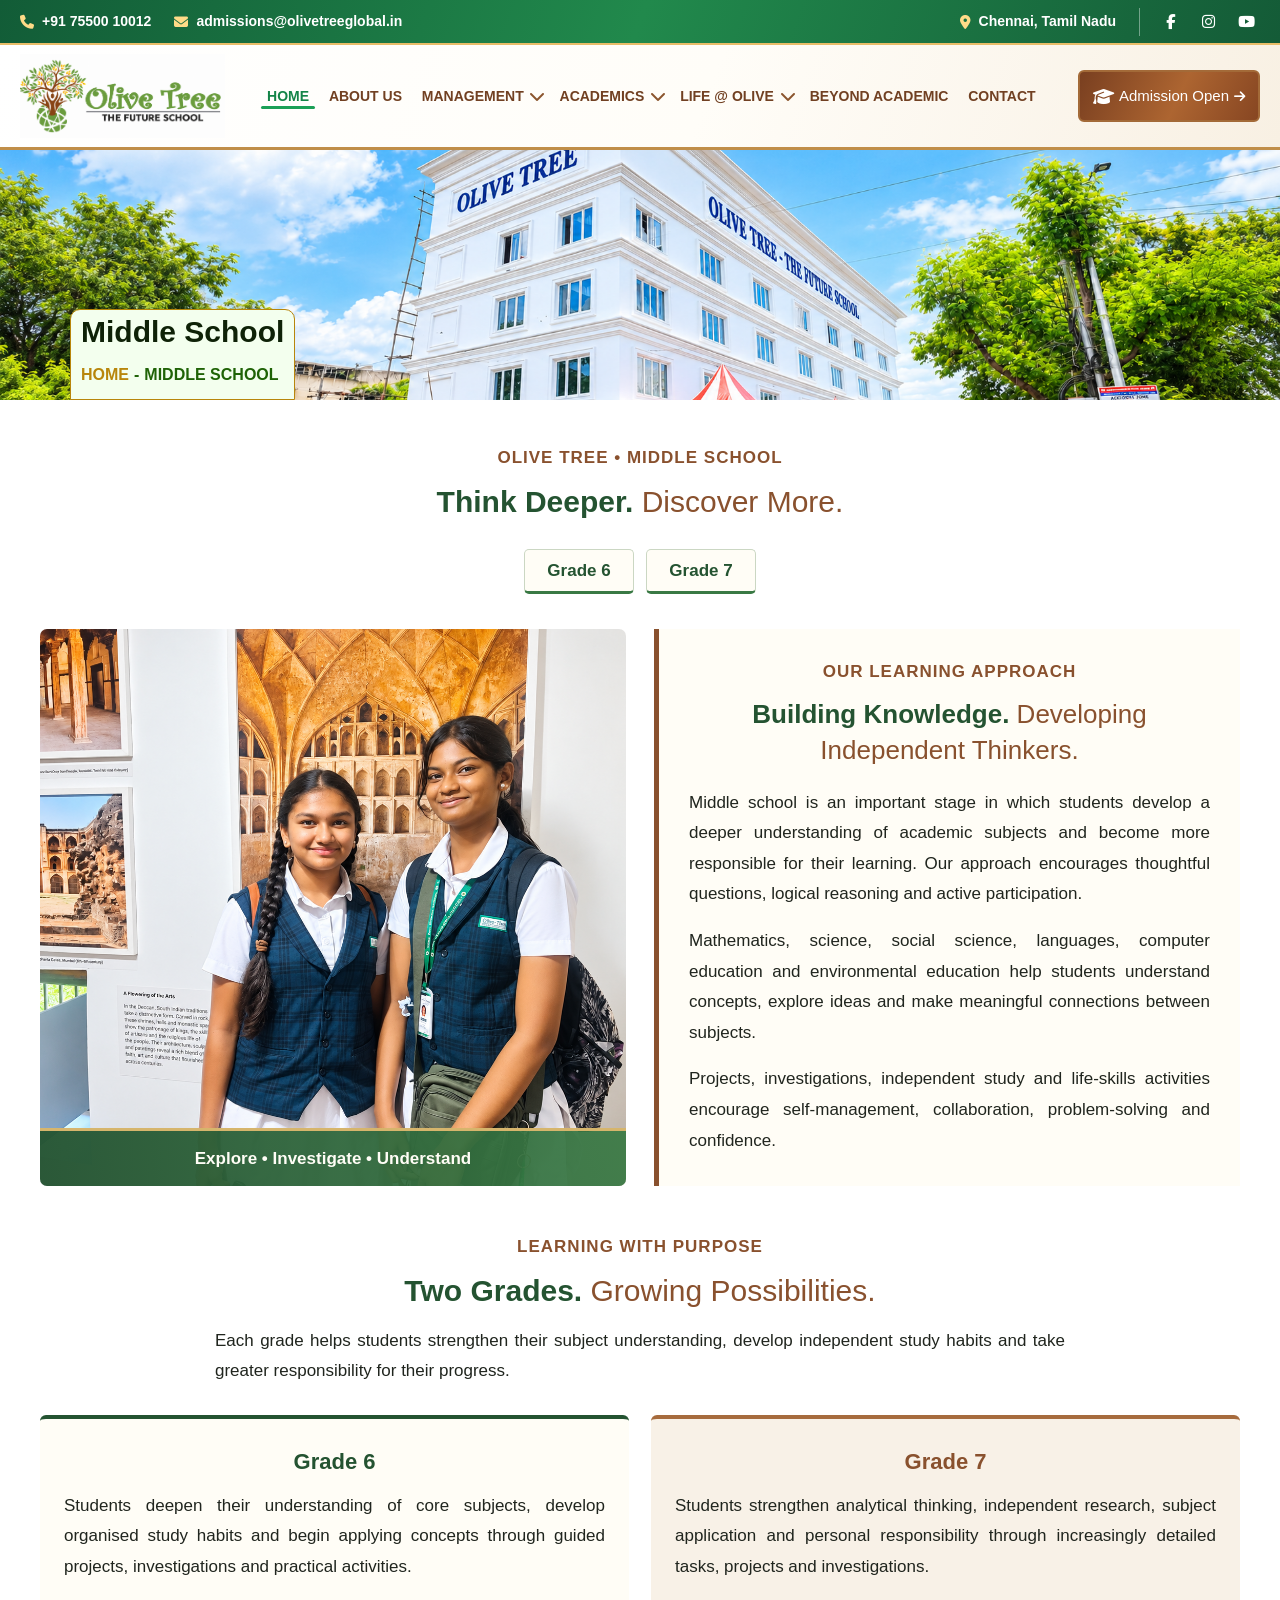
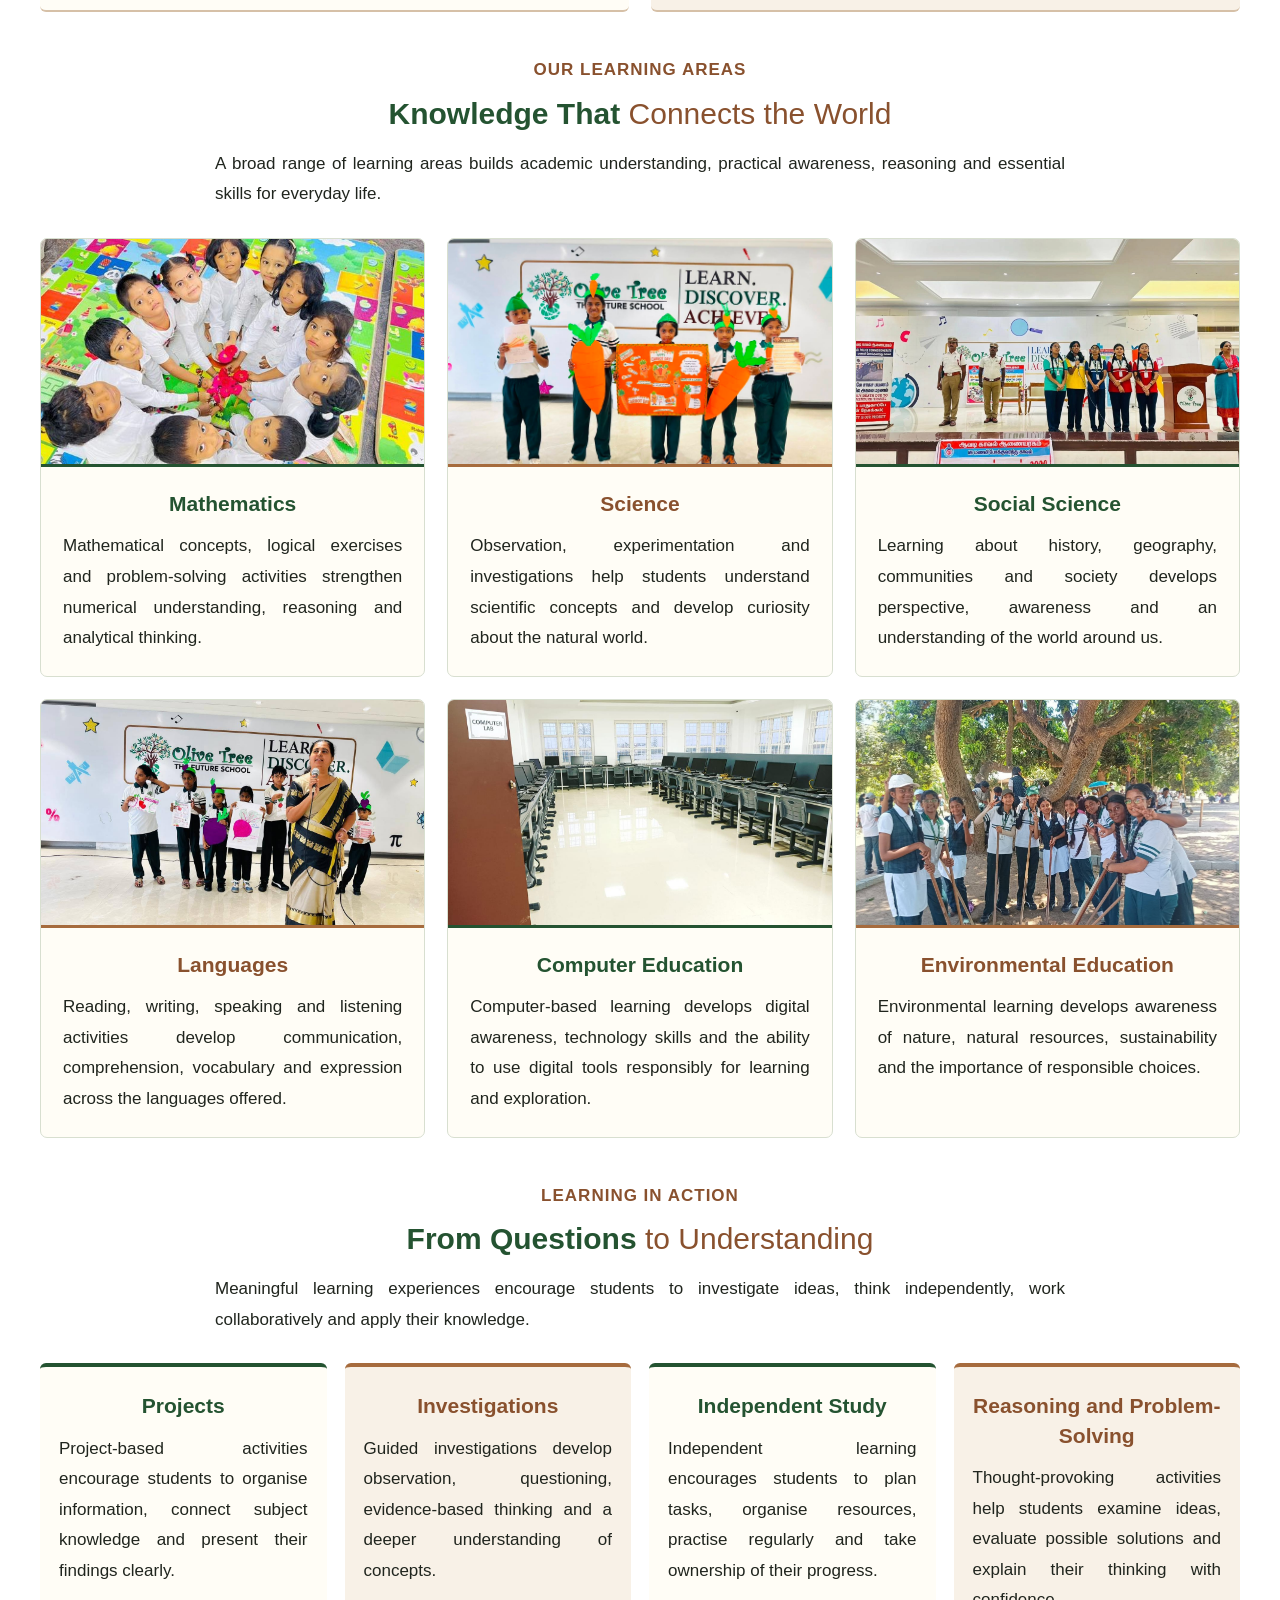
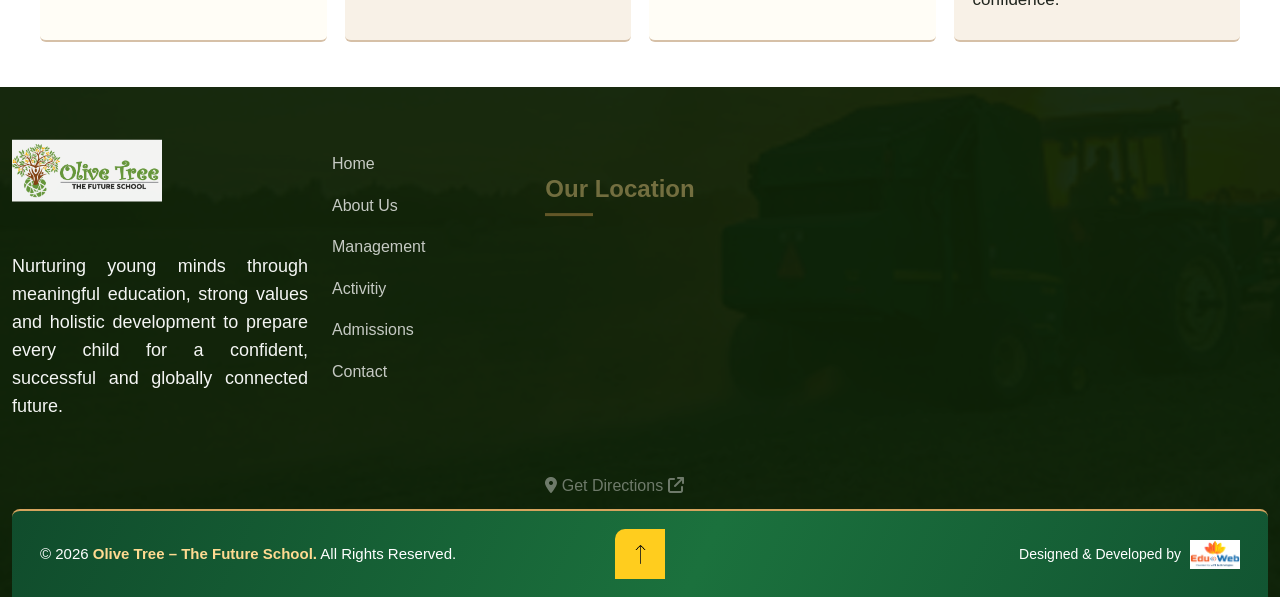
<file: middle-school.html>
<!DOCTYPE html>
<html lang="en">


<meta http-equiv="content-type" content="text/html;charset=utf-8" />

<head>
    <meta charset="UTF-8">
    <meta name="viewport" content="width=device-width, initial-scale=1.0">
    <title> OLIVE TREE FUTURE SCHOOL</title>
    <link rel="stylesheet" href="assets/css/bootstrap.min.css">
    <link rel="stylesheet" href="assets/css/style.css">
    <link rel="stylesheet" href="assets/css/custom.css">
    <link rel="stylesheet" href="assets/css/swiper-bundle.min.css">
    <link rel="stylesheet" href="assets/fonts/fontawesome-free-6.7.1-web/css/all.min.css">
    <link rel="shortcut icon" type="image/x-icon" href="assets/img/future.png">
</head>

<body>

    <!-- =========================================
     OLIVE TREE SCHOOL HEADER
========================================= -->

    <header class="ot-header" id="otHeader">

        <!-- ========== TOP HEADER ========== -->
        <div class="ot-top-header">
            <div class="ot-header-container ot-top-inner">

                <div class="ot-top-left">

                    <a href="tel:+917550010012">
                        <i class="fa-solid fa-phone"></i>
                        +91 75500 10012
                    </a>

                    <a href="mailto:admissions@olivetreeglobal.in">
                        <i class="fa-solid fa-envelope"></i>
                        admissions@olivetreeglobal.in
                    </a>

                </div>

                <div class="ot-top-right">

                    <span class="ot-top-location">
                        <i class="fa-solid fa-location-dot"></i>
                        Chennai, Tamil Nadu
                    </span>

                    <div class="ot-social-links">
                        <a href="#" aria-label="Facebook">
                            <i class="fa-brands fa-facebook-f"></i>
                        </a>
                        <a href="#" aria-label="Instagram">
                            <i class="fa-brands fa-instagram"></i>
                        </a>
                        <a href="#" aria-label="YouTube">
                            <i class="fa-brands fa-youtube"></i>
                        </a>
                    </div>

                </div>

            </div>
        </div>

        <!-- ========== MAIN HEADER ========== -->
        <div class="ot-main-header">
            <div class="ot-header-container ot-main-inner">

                <!-- LOGO ONLY -->
                <a href="index.html" class="ot-header-logo">
                    <img src="assets/img/future.png" alt="Olive Tree Group of Schools">
                </a>

              <!-- NAVIGATION -->
<nav class="ot-main-nav" id="otMainNav" aria-label="Main navigation">

    <ul class="ot-nav-list">

        <!-- HOME -->
        <li>
            <a href="index.html" class="ot-nav-link active" aria-current="page">
                HOME
            </a>
        </li>

        <!-- ABOUT US -->
        <li>
            <a href="about.html" class="ot-nav-link">
                ABOUT US
            </a>
        </li>

        <!-- MANAGEMENT -->
        <li class="ot-dropdown-parent">

            <div class="ot-nav-row">
                <a href="management.html" class="ot-nav-link">
                    MANAGEMENT
                </a>

                <button
                    class="ot-submenu-toggle"
                    type="button"
                    aria-label="Toggle Management submenu"
                    aria-expanded="false"
                >
                    <i class="fa-solid fa-chevron-down" aria-hidden="true"></i>
                </button>
            </div>

            <ul class="ot-submenu">
                <li>
                    <a href="chairman.html">Chairman's Message</a>
                </li>
                <li>
                    <a href="ceo.html">CEO's Message</a>
                </li>
                <li>
                    <a href="correspondent.html">Correspondent's Message</a>
                </li>
            </ul>

        </li>

        <!-- ACADEMICS -->
        <li class="ot-dropdown-parent">

            <div class="ot-nav-row">
                <a href="academics.html" class="ot-nav-link">
                    ACADEMICS
                </a>

                <button
                    class="ot-submenu-toggle"
                    type="button"
                    aria-label="Toggle Academics submenu"
                    aria-expanded="false"
                >
                    <i class="fa-solid fa-chevron-down" aria-hidden="true"></i>
                </button>
            </div>

            <ul class="ot-submenu">
                <li>
                    <a href="pre-primary.html">Pre-Primary</a>
                </li>
                <li>
                    <a href="primary.html">Primary</a>
                </li>
                <li>
                    <a href="middle-school.html">Middle School</a>
                </li>
            
            </ul>

        </li>

        <!-- LIFE AT OLIVE -->
        <li class="ot-dropdown-parent">

            <div class="ot-nav-row">
                <a href="life-at-olive.html" class="ot-nav-link">
                    LIFE @ OLIVE
                </a>

                <button
                    class="ot-submenu-toggle"
                    type="button"
                    aria-label="Toggle Life at Olive submenu"
                    aria-expanded="false"
                >
                    <i class="fa-solid fa-chevron-down" aria-hidden="true"></i>
                </button>
            </div>

            <ul class="ot-submenu">
                <li>
                    <a href="student-development.html">
                        Student Development
                    </a>
                </li>
        
                <li>
                    <a href="parents-corner.html">
                        Parents' Corner
                    </a>
                </li>
            </ul>

        </li>

         <li>
                    <a href="beyond-academics.html" class="ot-nav-link">
                        BEYOND ACADEMIC
                    </a>
                </li>

        <!-- CONTACT -->
        <li>
            <a href="contact.html" class="ot-nav-link">
                CONTACT
            </a>
        </li>

    </ul>

</nav>


                <!-- RIGHT ACTIONS -->
                <div class="ot-header-actions">

                    <a href="admission.html" class="ot-admission-button">
                        <i class="fa-solid fa-graduation-cap"></i>
                        <span style="color: white;">Admission Open</span>
                        <i class="fa-solid fa-arrow-right ot-admission-arrow"></i>
                    </a>

                    <button class="ot-mobile-toggle" id="otMobileToggle" type="button" aria-label="Open menu"
                        aria-controls="otMainNav" aria-expanded="false">
                        <i class="fa-solid fa-bars"></i>
                    </button>

                </div>

            </div>
        </div>

        <!-- MOBILE OVERLAY -->
        <div class="ot-nav-overlay" id="otNavOverlay"></div>

    </header>

    <!-- =========================================
     HEADER JAVASCRIPT
========================================= -->

    <script>
        document.addEventListener("DOMContentLoaded", function () {

            const toggle = document.getElementById("otMobileToggle");
            const nav = document.getElementById("otMainNav");
            const overlay = document.getElementById("otNavOverlay");
            const submenuButtons = document.querySelectorAll(
                ".ot-submenu-toggle"
            );

            function closeMenu() {
                nav.classList.remove("ot-nav-active");
                overlay.classList.remove("ot-overlay-active");
                document.body.classList.remove("ot-menu-open");

                toggle.setAttribute("aria-expanded", "false");
                toggle.setAttribute("aria-label", "Open menu");
                toggle.innerHTML = '<i class="fa-solid fa-bars"></i>';

                document.querySelectorAll(".ot-dropdown-parent")
                    .forEach(item => item.classList.remove("ot-submenu-open"));

                submenuButtons.forEach(button => {
                    button.setAttribute("aria-expanded", "false");
                });
            }

            toggle.addEventListener("click", function () {
                if (nav.classList.contains("ot-nav-active")) {
                    closeMenu();
                } else {
                    nav.classList.add("ot-nav-active");
                    overlay.classList.add("ot-overlay-active");
                    document.body.classList.add("ot-menu-open");

                    toggle.setAttribute("aria-expanded", "true");
                    toggle.setAttribute("aria-label", "Close menu");
                    toggle.innerHTML = '<i class="fa-solid fa-xmark"></i>';
                }
            });

            overlay.addEventListener("click", closeMenu);

            submenuButtons.forEach(button => {
                button.addEventListener("click", function () {

                    const parent = button.closest(".ot-dropdown-parent");
                    const isOpen = parent.classList.contains("ot-submenu-open");

                    document.querySelectorAll(".ot-dropdown-parent")
                        .forEach(item => {
                            item.classList.remove("ot-submenu-open");
                            item.querySelector(".ot-submenu-toggle")
                                .setAttribute("aria-expanded", "false");
                        });

                    if (!isOpen) {
                        parent.classList.add("ot-submenu-open");
                        button.setAttribute("aria-expanded", "true");
                    }
                });
            });

            document.addEventListener("keydown", function (event) {
                if (event.key === "Escape") closeMenu();
            });

            window.addEventListener("resize", function () {
                if (window.innerWidth > 1100) closeMenu();
            });

        });
    </script>


        <!--===== Hero Section    S T A R T =====-->
        <section class="sb-hero-area">
            <div class="sb-breadcrum ">
                <div class="sb-breadcrum-thumb">

                    <img src="assets/img/banner1.png" alt="" style="height:250px;">



                </div>
                <div class="container position-relative">
                    <div class="sb-breadcrum-content ">

                        <h2 class="sb-breadcrum-title">Middle School</h2>


                        <ul class="d-inline-flex align-items-center">
                           <li><a href="index.html" style="color:
                             darkgoldenrod;font-weight: 700;">HOME </a></li>
                            <li> - </li>
                            <li>Middle School</li>

                        </ul>
                    </div>
                </div>


            </div>
        </section>



<section class="ot-middle-section">
    <div class="ot-middle-container">

        <!-- MAIN HEADING -->
        <header class="ot-middle-heading">
            <span class="ot-middle-kicker">OLIVE TREE • MIDDLE SCHOOL</span>

            <h2>
                Think Deeper.
                <span>Discover More.</span>
            </h2>
        </header>

        <!-- GRADE LABELS -->
        <div class="ot-middle-levels">
            <span>Grade 6</span>
            <span>Grade 7</span>
        </div>

        <!-- INTRODUCTION -->
        <div class="ot-middle-intro">

            <div class="ot-middle-main-visual">
                <img
                    src="assets/img/high.png"
                    alt="Middle school students participating in classroom learning"
                    loading="lazy"
                >

                <div class="ot-middle-image-label">
                    Explore • Investigate • Understand
                </div>
            </div>

            <div class="ot-middle-intro-panel">
                <span class="ot-middle-kicker">OUR LEARNING APPROACH</span>

                <h3>
                    Building Knowledge.
                    <span>Developing Independent Thinkers.</span>
                </h3>

                <p>
                    Middle school is an important stage in which students
                    develop a deeper understanding of academic subjects
                    and become more responsible for their learning.
                    Our approach encourages thoughtful questions,
                    logical reasoning and active participation.
                </p>

                <p>
                    Mathematics, science, social science, languages,
                    computer education and environmental education
                    help students understand concepts, explore ideas
                    and make meaningful connections between subjects.
                </p>

                <p>
                    Projects, investigations, independent study and
                    life-skills activities encourage self-management,
                    collaboration, problem-solving and confidence.
                </p>
            </div>

        </div>

        <!-- GRADE PROGRESSION -->
        <section class="ot-middle-stages">

            <header class="ot-middle-heading">
                <span class="ot-middle-kicker">LEARNING WITH PURPOSE</span>

                <h2>
                    Two Grades.
                    <span>Growing Possibilities.</span>
                </h2>

                <p>
                    Each grade helps students strengthen their subject
                    understanding, develop independent study habits
                    and take greater responsibility for their progress.
                </p>
            </header>

            <div class="ot-middle-stage-grid">

                <article class="ot-middle-stage-card">

                    <h3>Grade 6</h3>

                    <p>
                        Students deepen their understanding of core
                        subjects, develop organised study habits and
                        begin applying concepts through guided projects,
                        investigations and practical activities.
                    </p>
                </article>

                <article class="ot-middle-stage-card">

                    <h3>Grade 7</h3>

                    <p>
                        Students strengthen analytical thinking,
                        independent research, subject application
                        and personal responsibility through increasingly
                        detailed tasks, projects and investigations.
                    </p>
                </article>

            </div>
        </section>

        <!-- SUBJECT AREAS -->
        <section class="ot-middle-subjects">

            <header class="ot-middle-heading">
                <span class="ot-middle-kicker">OUR LEARNING AREAS</span>

                <h2>
                    Knowledge That
                    <span>Connects the World</span>
                </h2>

                <p>
                    A broad range of learning areas builds academic
                    understanding, practical awareness, reasoning
                    and essential skills for everyday life.
                </p>
            </header>

            <div class="ot-middle-subject-grid">

                <article class="ot-middle-subject-card">
                    <div class="ot-middle-subject-image">
                        <img
                            src="assets/img/gallery1/New folder/162.jpg"
                            alt="Students solving mathematical problems"
                            loading="lazy"
                        >
                    </div>

                    <div class="ot-middle-subject-content">
                        <h3>Mathematics</h3>

                        <p>
                            Mathematical concepts, logical exercises
                            and problem-solving activities strengthen
                            numerical understanding, reasoning
                            and analytical thinking.
                        </p>
                    </div>
                </article>

                <article class="ot-middle-subject-card">
                    <div class="ot-middle-subject-image">
                        <img
                            src="assets/img/carrot1.jpg"
                            alt="Students exploring science concepts"
                            loading="lazy"
                        >
                    </div>

                    <div class="ot-middle-subject-content">
                        <h3>Science</h3>

                        <p>
                            Observation, experimentation and
                            investigations help students understand
                            scientific concepts and develop curiosity
                            about the natural world.
                        </p>
                    </div>
                </article>

                <article class="ot-middle-subject-card">
                    <div class="ot-middle-subject-image">
                        <img
                            src="assets/img/salai.jpg"
                            alt="Students learning about society and the world"
                            loading="lazy"
                        >
                    </div>

                    <div class="ot-middle-subject-content">
                        <h3>Social Science</h3>

                        <p>
                            Learning about history, geography,
                            communities and society develops
                            perspective, awareness and an understanding
                            of the world around us.
                        </p>
                    </div>
                </article>

                <article class="ot-middle-subject-card">
                    <div class="ot-middle-subject-image">
                        <img
                            src="assets/img/beet.jpg"
                            alt="Students developing language and communication skills"
                            loading="lazy"
                        >
                    </div>

                    <div class="ot-middle-subject-content">
                        <h3>Languages</h3>

                        <p>
                            Reading, writing, speaking and listening
                            activities develop communication,
                            comprehension, vocabulary and expression
                            across the languages offered.
                        </p>
                    </div>
                </article>

                <article class="ot-middle-subject-card">
                    <div class="ot-middle-subject-image">
                        <img
                            src="assets/img/New folder/cs.jpeg"
                            alt="Students learning computer education"
                            loading="lazy"
                        >
                    </div>

                    <div class="ot-middle-subject-content">
                        <h3>Computer Education</h3>

                        <p>
                            Computer-based learning develops digital
                            awareness, technology skills and the
                            ability to use digital tools responsibly
                            for learning and exploration.
                        </p>
                    </div>
                </article>

                <article class="ot-middle-subject-card">
                    <div class="ot-middle-subject-image">
                        <img
                            src="assets/img/trip1.jpg"
                            alt="Students exploring nature and environmental topics"
                            loading="lazy"
                        >
                    </div>

                    <div class="ot-middle-subject-content">
                        <h3>Environmental Education</h3>

                        <p>
                            Environmental learning develops awareness
                            of nature, natural resources, sustainability
                            and the importance of responsible choices.
                        </p>
                    </div>
                </article>
            </div>
        </section>

        <!-- LEARNING EXPERIENCES -->
        <section class="ot-middle-experiences">

            <header class="ot-middle-heading">
                <span class="ot-middle-kicker">LEARNING IN ACTION</span>

                <h2>
                    From Questions
                    <span>to Understanding</span>
                </h2>

                <p>
                    Meaningful learning experiences encourage students
                    to investigate ideas, think independently,
                    work collaboratively and apply their knowledge.
                </p>
            </header>

            <div class="ot-middle-experience-grid">

                <article class="ot-middle-experience-card">

                    <h3>Projects</h3>

                    <p>
                        Project-based activities encourage students
                        to organise information, connect subject
                        knowledge and present their findings clearly.
                    </p>
                </article>

                <article class="ot-middle-experience-card">

                    <h3>Investigations</h3>

                    <p>
                        Guided investigations develop observation,
                        questioning, evidence-based thinking
                        and a deeper understanding of concepts.
                    </p>
                </article>

                <article class="ot-middle-experience-card">

                    <h3>Independent Study</h3>

                    <p>
                        Independent learning encourages students
                        to plan tasks, organise resources, practise
                        regularly and take ownership of their progress.
                    </p>
                </article>

                <article class="ot-middle-experience-card">

                    <h3>Reasoning and Problem-Solving</h3>

                    <p>
                        Thought-provoking activities help students
                        examine ideas, evaluate possible solutions
                        and explain their thinking with confidence.
                    </p>
                </article>

            </div>
        </section>

    </div>
</section>


    <!--===== footer Section    S T A R T =====-->
    <footer class="bg-img pt-120 content" data-bg-src="assets/images/background/footer1.1-bg.png">

        <div class="sb-footer overflow-x-hidden">
            <div class="container">
                <div class="row  ">
                    <div class="col-lg-3 col-md-7">
                        <div class="mb-40 mb-lg-0 fade-up">
                            <div class="sb-footer-logo pb-50">
                                <img src="assets/img/future.png" alt="" style="width: 150px;">
                            </div>
                            <p class="sb-footer- fs-18">Nurturing young minds through meaningful education,
                            strong values and holistic development to prepare
                            every child for a confident, successful and
                            globally connected future.</p>
                        </div>
                    </div>
                    <div class="col-xl-2 col-lg-2 col-md-5">

                        <div class="sb-footer-item pl-60 mb-40 mb-lg-0 fade-up">

                               <ul>
                                <li><a href="index.html">Home</a> </li>
                                <li><a href="about.html">About Us</a> </li>
                                <li><a href="chairman.html">Management</a></li>
                                <li><a href="beyond-academics.html">Activitiy</a> </li>
                                <li><a href="admission.html">Admissions</a></li>
                                <li><a href="contact.html">Contact</a></li>

                            </ul>
                        </div>
                    </div>
            
<!-- ===== FOOTER GOOGLE MAP LOCATION ===== -->
<div class="col-lg-4 col-xl-4 col-md-7">
    <div class="sb-footer-item sb-footer-location fade-up">

        <h4 class="sb-footer-title">Our Location</h4>

        <div class="sb-footer-map">
            <iframe
                src="https://www.google.com/maps?q=Kodungaiyur,Chennai,Tamil+Nadu&output=embed"
                title="School Location"
                width="100%"
                height="220"
                style="border:0;"
                loading="lazy"
                referrerpolicy="no-referrer-when-downgrade"
                allowfullscreen>
            </iframe>
        </div>

        <a
            href="https://www.google.com/maps/search/?api=1&query=Kodungaiyur+Chennai+Tamil+Nadu"
            target="_blank"
            rel="noopener noreferrer"
            class="sb-footer-map-link">

            <i class="fa-solid fa-location-dot"></i>
            Get Directions
            <i class="fa-solid fa-arrow-up-right-from-square"></i>

        </a>

    </div>
</div>

                    <div class="col-lg-3 col-xl-3 col-md-5">
                        <div class=" pl-36 fade-up">
                            <h4 class="sb-footer-title">Contact</h4>
                            <ul>
                                <li><a href="tel:+1800123654987com" class="d-inline-flex align-items-center"> <img
                                            class="mr-10" src="assets/images/icon/footer_icon-1.png" alt="footer_icon">
                                       +917550010012
</a></li>
                                <li><a href="#" class="d-inline-flex align-items-center"> <img class="mr-10"
                                            src="assets/images/icon/footer_icon-2.png" alt="footer_icon">Vijay Skyline, E Main Rd, Welcome Colony, Anna Nagar, Chennai, Tamil Nadu 600101</a></li>
                                <li><a href="mailto:argonic.needhelp@company.com"
                                        class="d-inline-flex align-items-center"><img class="mr-10"
                                            src="assets/images/icon/footer_icon-3.png" alt="footer_icon">
                                       admissions@olivetreeglobal.in</a></li>
                            </ul>
                           
                        </div>
                    </div>
                </div>
            </div>
       
<!-- ===== FOOTER BOTTOM START ===== -->

<div class="container">
    <div class="sb-footer-bottom">
        <div class="sb-footer-bottom-wrapper">

            <!-- COPYRIGHT -->
            <div class="sb-footer-copyright">
                <p>
                    &copy; 2026
                    <strong>Olive Tree – The Future School.</strong>
                    All Rights Reserved.
                </p>
            </div>

            <!-- DESIGNED BY -->
            <div class="sb-footer-designer">
                <span>Designed &amp; Developed by</span>

                <a href="https://www.eduweb.co.in" target="_blank"
                   rel="noopener noreferrer"
                   class="sb-footer-designer-link">

                    <img
                        src="assets/img/New folder/companylogo.png"
                        alt="Eduweb Tech Logo">

                </a>
            </div>

            <!-- BACK TO TOP -->
            <button
                class="sb-backToTop"
                id="backToTop"
                type="button"
                aria-label="Back to top">

                <img
                    src="assets/images/icon/arrow-up.png"
                    alt="">
            </button>

        </div>
    </div>
</div>

<!-- ===== FOOTER BOTTOM END ===== -->

        </div>



    </footer>


    <script src="assets/js/jquery-3.7.1.min.js"></script>
    <!--  isotope link-->
    <script src="assets/js/isotope.pkgd.min.js"></script>
    <!--  imagesloaded link-->
    <script src="assets/js/imagesloaded.pkgd.min.js"></script>
    <!--===== Bootstrap link =====-->
    <script src="assets/js/bootstrap.bundle.min.js"></script>
    <!-- Waypoints link -->
    <script src="assets/js/jquery.waypoints.min.js"></script>
    <!-- CounterUp link-->
    <script src="assets/js/jquery.counterup.min.js"></script>
    <!-- Swiper link-->
    <script src="assets/js/swiper-bundle.min.js"></script>
    <!-- magnific link-->
    <script src="assets/js/jquery.magnific-popup.min.js"></script>
    <!-- gsap link-->
    <script src="assets/js/gsap.js"></script>
    <!-- gsap link-->
    <script src="assets/js/gsap-split-text.js"></script>
    <!-- gsap scroll link-->
    <script src="assets/js/gsap-scroll-trigger.js"></script>
    <!-- Main js link-->
    <script src="assets/js/main.js"></script>


</body>



</html>
</file>
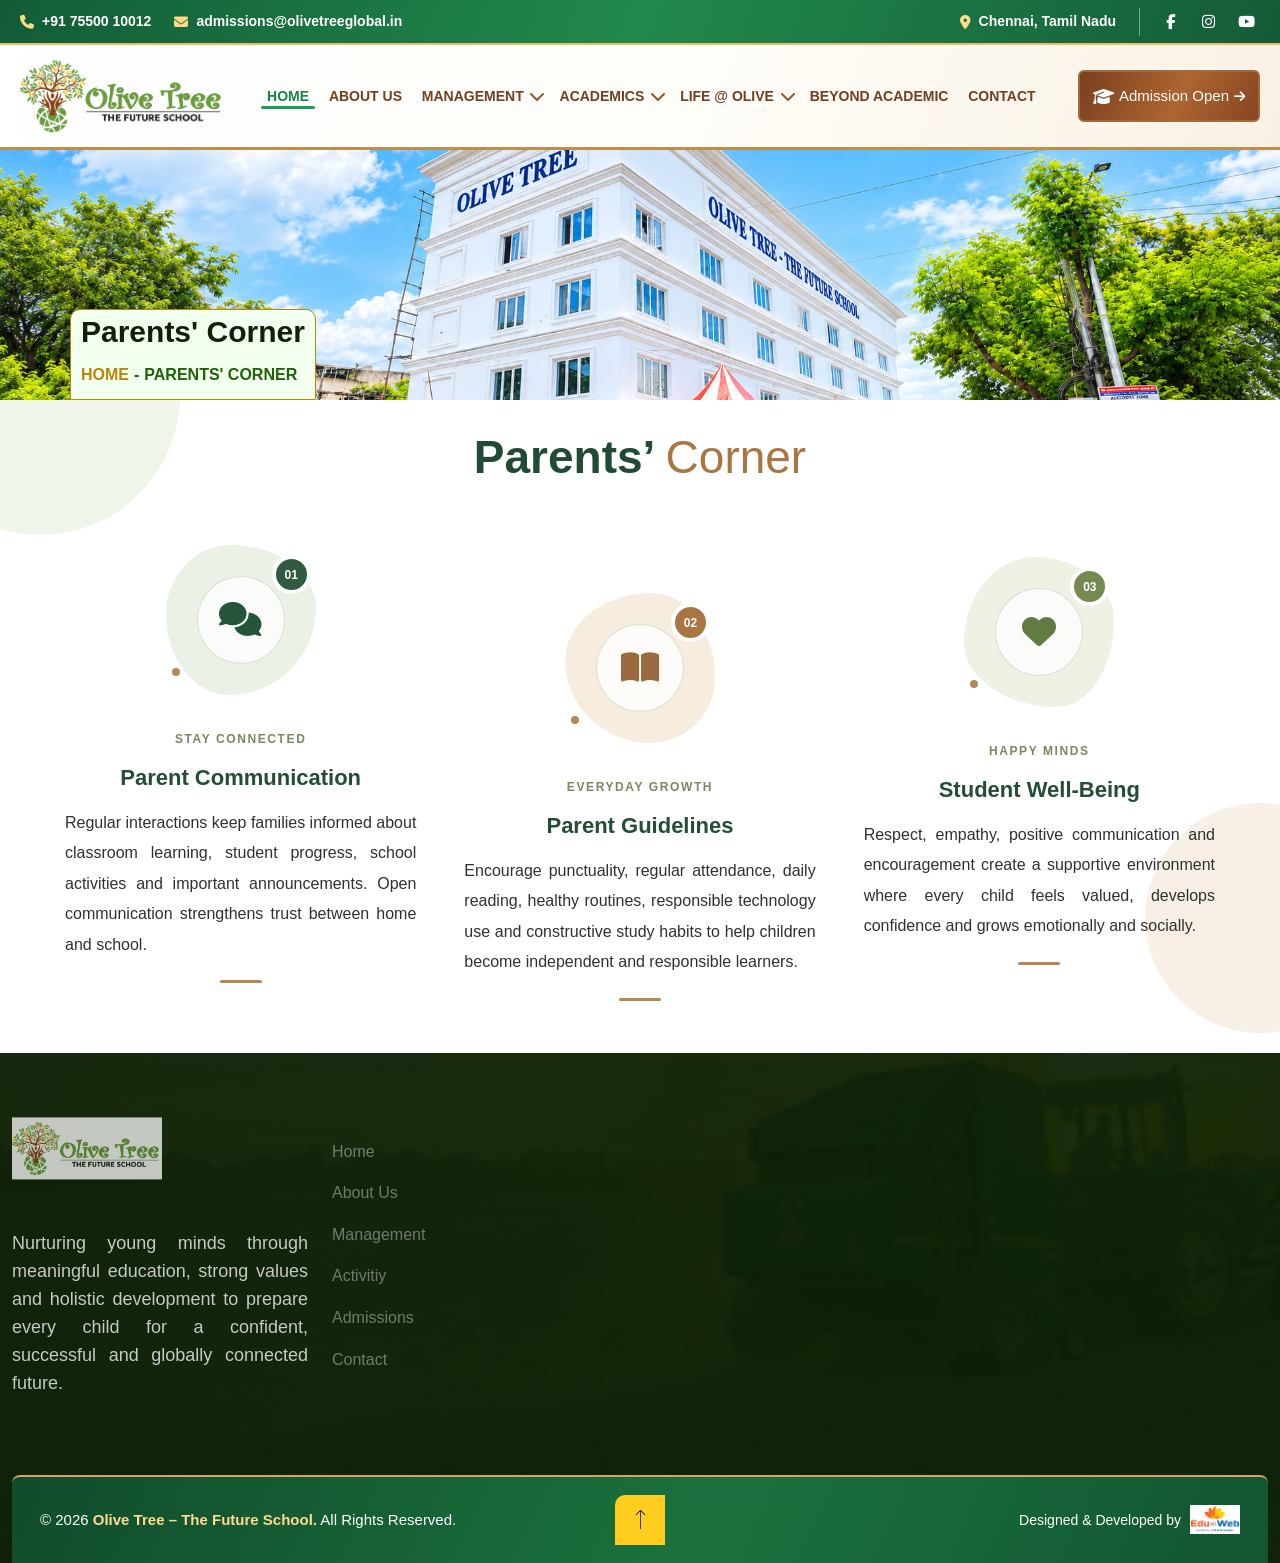
<file: parents-corner.html>
<!DOCTYPE html>
<html lang="en">


<meta http-equiv="content-type" content="text/html;charset=utf-8" />

<head>
    <meta charset="UTF-8">
    <meta name="viewport" content="width=device-width, initial-scale=1.0">
    <title> OLIVE TREE FUTURE SCHOOL</title>
    <link rel="stylesheet" href="assets/css/bootstrap.min.css">
    <link rel="stylesheet" href="assets/css/style.css">
    <link rel="stylesheet" href="assets/css/custom.css">
    <link rel="stylesheet" href="assets/css/swiper-bundle.min.css">
    <link rel="stylesheet" href="assets/fonts/fontawesome-free-6.7.1-web/css/all.min.css">
    <link rel="shortcut icon" type="image/x-icon" href="assets/img/future.png">
</head>

<body>

    <!-- =========================================
     OLIVE TREE SCHOOL HEADER
========================================= -->

    <header class="ot-header" id="otHeader">

        <!-- ========== TOP HEADER ========== -->
        <div class="ot-top-header">
            <div class="ot-header-container ot-top-inner">

                <div class="ot-top-left">

                    <a href="tel:+917550010012">
                        <i class="fa-solid fa-phone"></i>
                        +91 75500 10012
                    </a>

                    <a href="mailto:admissions@olivetreeglobal.in">
                        <i class="fa-solid fa-envelope"></i>
                        admissions@olivetreeglobal.in
                    </a>

                </div>

                <div class="ot-top-right">

                    <span class="ot-top-location">
                        <i class="fa-solid fa-location-dot"></i>
                        Chennai, Tamil Nadu
                    </span>

                    <div class="ot-social-links">
                        <a href="#" aria-label="Facebook">
                            <i class="fa-brands fa-facebook-f"></i>
                        </a>
                        <a href="#" aria-label="Instagram">
                            <i class="fa-brands fa-instagram"></i>
                        </a>
                        <a href="#" aria-label="YouTube">
                            <i class="fa-brands fa-youtube"></i>
                        </a>
                    </div>

                </div>

            </div>
        </div>

        <!-- ========== MAIN HEADER ========== -->
        <div class="ot-main-header">
            <div class="ot-header-container ot-main-inner">

                <!-- LOGO ONLY -->
                <a href="index.html" class="ot-header-logo">
                    <img src="assets/img/future.png" alt="Olive Tree Group of Schools">
                </a>

              <!-- NAVIGATION -->
<nav class="ot-main-nav" id="otMainNav" aria-label="Main navigation">

    <ul class="ot-nav-list">

        <!-- HOME -->
        <li>
            <a href="index.html" class="ot-nav-link active" aria-current="page">
                HOME
            </a>
        </li>

        <!-- ABOUT US -->
        <li>
            <a href="about.html" class="ot-nav-link">
                ABOUT US
            </a>
        </li>

        <!-- MANAGEMENT -->
        <li class="ot-dropdown-parent">

            <div class="ot-nav-row">
                <a href="management.html" class="ot-nav-link">
                    MANAGEMENT
                </a>

                <button
                    class="ot-submenu-toggle"
                    type="button"
                    aria-label="Toggle Management submenu"
                    aria-expanded="false"
                >
                    <i class="fa-solid fa-chevron-down" aria-hidden="true"></i>
                </button>
            </div>

            <ul class="ot-submenu">
                <li>
                    <a href="chairman.html">Chairman's Message</a>
                </li>
                <li>
                    <a href="ceo.html">CEO's Message</a>
                </li>
                <li>
                    <a href="correspondent.html">Correspondent's Message</a>
                </li>
            </ul>

        </li>

        <!-- ACADEMICS -->
        <li class="ot-dropdown-parent">

            <div class="ot-nav-row">
                <a href="academics.html" class="ot-nav-link">
                    ACADEMICS
                </a>

                <button
                    class="ot-submenu-toggle"
                    type="button"
                    aria-label="Toggle Academics submenu"
                    aria-expanded="false"
                >
                    <i class="fa-solid fa-chevron-down" aria-hidden="true"></i>
                </button>
            </div>

            <ul class="ot-submenu">
                <li>
                    <a href="pre-primary.html">Pre-Primary</a>
                </li>
                <li>
                    <a href="primary.html">Primary</a>
                </li>
                <li>
                    <a href="middle-school.html">Middle School</a>
                </li>
            
            </ul>

        </li>

        <!-- LIFE AT OLIVE -->
        <li class="ot-dropdown-parent">

            <div class="ot-nav-row">
                <a href="life-at-olive.html" class="ot-nav-link">
                    LIFE @ OLIVE
                </a>

                <button
                    class="ot-submenu-toggle"
                    type="button"
                    aria-label="Toggle Life at Olive submenu"
                    aria-expanded="false"
                >
                    <i class="fa-solid fa-chevron-down" aria-hidden="true"></i>
                </button>
            </div>

            <ul class="ot-submenu">
                <li>
                    <a href="student-development.html">
                        Student Development
                    </a>
                </li>
        
                <li>
                    <a href="parents-corner.html">
                        Parents' Corner
                    </a>
                </li>
            </ul>

        </li>

         <li>
                    <a href="beyond-academics.html" class="ot-nav-link">
                        BEYOND ACADEMIC
                    </a>
                </li>

        <!-- CONTACT -->
        <li>
            <a href="contact.html" class="ot-nav-link">
                CONTACT
            </a>
        </li>

    </ul>

</nav>

                <!-- RIGHT ACTIONS -->
                <div class="ot-header-actions">

                    <a href="admission.html" class="ot-admission-button">
                        <i class="fa-solid fa-graduation-cap"></i>
                        <span style="color: white;">Admission Open</span>
                        <i class="fa-solid fa-arrow-right ot-admission-arrow"></i>
                    </a>

                    <button class="ot-mobile-toggle" id="otMobileToggle" type="button" aria-label="Open menu"
                        aria-controls="otMainNav" aria-expanded="false">
                        <i class="fa-solid fa-bars"></i>
                    </button>

                </div>

            </div>
        </div>

        <!-- MOBILE OVERLAY -->
        <div class="ot-nav-overlay" id="otNavOverlay"></div>

    </header>

    <!-- =========================================
     HEADER JAVASCRIPT
========================================= -->

    <script>
        document.addEventListener("DOMContentLoaded", function () {

            const toggle = document.getElementById("otMobileToggle");
            const nav = document.getElementById("otMainNav");
            const overlay = document.getElementById("otNavOverlay");
            const submenuButtons = document.querySelectorAll(
                ".ot-submenu-toggle"
            );

            function closeMenu() {
                nav.classList.remove("ot-nav-active");
                overlay.classList.remove("ot-overlay-active");
                document.body.classList.remove("ot-menu-open");

                toggle.setAttribute("aria-expanded", "false");
                toggle.setAttribute("aria-label", "Open menu");
                toggle.innerHTML = '<i class="fa-solid fa-bars"></i>';

                document.querySelectorAll(".ot-dropdown-parent")
                    .forEach(item => item.classList.remove("ot-submenu-open"));

                submenuButtons.forEach(button => {
                    button.setAttribute("aria-expanded", "false");
                });
            }

            toggle.addEventListener("click", function () {
                if (nav.classList.contains("ot-nav-active")) {
                    closeMenu();
                } else {
                    nav.classList.add("ot-nav-active");
                    overlay.classList.add("ot-overlay-active");
                    document.body.classList.add("ot-menu-open");

                    toggle.setAttribute("aria-expanded", "true");
                    toggle.setAttribute("aria-label", "Close menu");
                    toggle.innerHTML = '<i class="fa-solid fa-xmark"></i>';
                }
            });

            overlay.addEventListener("click", closeMenu);

            submenuButtons.forEach(button => {
                button.addEventListener("click", function () {

                    const parent = button.closest(".ot-dropdown-parent");
                    const isOpen = parent.classList.contains("ot-submenu-open");

                    document.querySelectorAll(".ot-dropdown-parent")
                        .forEach(item => {
                            item.classList.remove("ot-submenu-open");
                            item.querySelector(".ot-submenu-toggle")
                                .setAttribute("aria-expanded", "false");
                        });

                    if (!isOpen) {
                        parent.classList.add("ot-submenu-open");
                        button.setAttribute("aria-expanded", "true");
                    }
                });
            });

            document.addEventListener("keydown", function (event) {
                if (event.key === "Escape") closeMenu();
            });

            window.addEventListener("resize", function () {
                if (window.innerWidth > 1100) closeMenu();
            });

        });
    </script>


        <!--===== Hero Section    S T A R T =====-->
        <section class="sb-hero-area">
            <div class="sb-breadcrum ">
                <div class="sb-breadcrum-thumb">

                    <img src="assets/img/banner1.png" alt="" style="height:250px;">



                </div>
                <div class="container position-relative">
                    <div class="sb-breadcrum-content ">

                        <h2 class="sb-breadcrum-title"> Parents' Corner</h2>


                        <ul class="d-inline-flex align-items-center">
                          <li><a href="index.html" style="color:
                             darkgoldenrod;font-weight: 700;">HOME </a></li>
                            <li> - </li>
                            <li> Parents' Corner</li>

                        </ul>
                    </div>
                </div>


            </div>
        </section>


<section class="parent-zone" id="parents-corner">
    <div class="parent-zone-inner">

        <div class="parent-zone-heading">
            <h2>Parents’ <span>Corner</span></h2>
        </div>

        <div class="parent-orbit">

            <!-- Communication -->
            <article class="parent-item parent-item-one">
                <div class="parent-visual visual-green">
                    <span class="parent-index">01</span>
                    <div class="parent-icon">
                        <i class="fas fa-comments"></i>
                    </div>
                    <span class="parent-orbit-dot"></span>
                </div>

                <div class="parent-copy">
                    <span class="parent-label">STAY CONNECTED</span>
                    <h3>Parent Communication</h3>
                    <p>
                        Regular interactions keep families informed about
                        classroom learning, student progress, school
                        activities and important announcements. Open
                        communication strengthens trust between home
                        and school.
                    </p>
                </div>
            </article>

            <!-- Guidelines -->
            <article class="parent-item parent-item-two">
                <div class="parent-visual visual-brown">
                    <span class="parent-index">02</span>
                    <div class="parent-icon">
                        <i class="fas fa-book-open"></i>
                    </div>
                    <span class="parent-orbit-dot"></span>
                </div>

                <div class="parent-copy">
                    <span class="parent-label">EVERYDAY GROWTH</span>
                    <h3>Parent Guidelines</h3>
                    <p>
                        Encourage punctuality, regular attendance, daily
                        reading, healthy routines, responsible technology
                        use and constructive study habits to help children
                        become independent and responsible learners.
                    </p>
                </div>
            </article>

            <!-- Well-being -->
            <article class="parent-item parent-item-three">
                <div class="parent-visual visual-sage">
                    <span class="parent-index">03</span>
                    <div class="parent-icon">
                        <i class="fas fa-heart"></i>
                    </div>
                    <span class="parent-orbit-dot"></span>
                </div>

                <div class="parent-copy">
                    <span class="parent-label">HAPPY MINDS</span>
                    <h3>Student Well-Being</h3>
                    <p>
                        Respect, empathy, positive communication and
                        encouragement create a supportive environment
                        where every child feels valued, develops
                        confidence and grows emotionally and socially.
                    </p>
                </div>
            </article>

        </div>

    
    </div>
</section>




    <!--===== footer Section    S T A R T =====-->
    <footer class="bg-img pt-120 content" data-bg-src="assets/images/background/footer1.1-bg.png">

        <div class="sb-footer overflow-x-hidden">
            <div class="container">
                <div class="row  ">
                    <div class="col-lg-3 col-md-7">
                        <div class="mb-40 mb-lg-0 fade-up">
                            <div class="sb-footer-logo pb-50">
                                <img src="assets/img/future.png" alt="" style="width: 150px;">
                            </div>
                            <p class="sb-footer- fs-18">Nurturing young minds through meaningful education,
                            strong values and holistic development to prepare
                            every child for a confident, successful and
                            globally connected future.</p>
                        </div>
                    </div>
                    <div class="col-xl-2 col-lg-2 col-md-5">

                        <div class="sb-footer-item pl-60 mb-40 mb-lg-0 fade-up">

                              <ul>
                                <li><a href="index.html">Home</a> </li>
                                <li><a href="about.html">About Us</a> </li>
                                <li><a href="chairman.html">Management</a></li>
                                <li><a href="beyond-academics.html">Activitiy</a> </li>
                                <li><a href="admission.html">Admissions</a></li>
                                <li><a href="contact.html">Contact</a></li>

                            </ul>
                        </div>
                    </div>
            
<!-- ===== FOOTER GOOGLE MAP LOCATION ===== -->
<div class="col-lg-4 col-xl-4 col-md-7">
    <div class="sb-footer-item sb-footer-location fade-up">

        <h4 class="sb-footer-title">Our Location</h4>

        <div class="sb-footer-map">
            <iframe
                src="https://www.google.com/maps?q=Kodungaiyur,Chennai,Tamil+Nadu&output=embed"
                title="School Location"
                width="100%"
                height="220"
                style="border:0;"
                loading="lazy"
                referrerpolicy="no-referrer-when-downgrade"
                allowfullscreen>
            </iframe>
        </div>

        <a
            href="https://www.google.com/maps/search/?api=1&query=Kodungaiyur+Chennai+Tamil+Nadu"
            target="_blank"
            rel="noopener noreferrer"
            class="sb-footer-map-link">

            <i class="fa-solid fa-location-dot"></i>
            Get Directions
            <i class="fa-solid fa-arrow-up-right-from-square"></i>

        </a>

    </div>
</div>

                    <div class="col-lg-3 col-xl-3 col-md-5">
                        <div class=" pl-36 fade-up">
                            <h4 class="sb-footer-title">Contact</h4>
                            <ul>
                                <li><a href="tel:+1800123654987com" class="d-inline-flex align-items-center"> <img
                                            class="mr-10" src="assets/images/icon/footer_icon-1.png" alt="footer_icon">
                                       +917550010012
</a></li>
                                <li><a href="#" class="d-inline-flex align-items-center"> <img class="mr-10"
                                            src="assets/images/icon/footer_icon-2.png" alt="footer_icon">Vijay Skyline, E Main Rd, Welcome Colony, Anna Nagar, Chennai, Tamil Nadu 600101</a></li>
                                <li><a href="mailto:argonic.needhelp@company.com"
                                        class="d-inline-flex align-items-center"><img class="mr-10"
                                            src="assets/images/icon/footer_icon-3.png" alt="footer_icon">
                                       admissions@olivetreeglobal.in</a></li>
                            </ul>
                           
                        </div>
                    </div>
                </div>
            </div>
       
<!-- ===== FOOTER BOTTOM START ===== -->

<div class="container">
    <div class="sb-footer-bottom">
        <div class="sb-footer-bottom-wrapper">

            <!-- COPYRIGHT -->
            <div class="sb-footer-copyright">
                <p>
                    &copy; 2026
                    <strong>Olive Tree – The Future School.</strong>
                    All Rights Reserved.
                </p>
            </div>

            <!-- DESIGNED BY -->
            <div class="sb-footer-designer">
                <span>Designed &amp; Developed by</span>

                <a href="https://www.eduweb.co.in" target="_blank"
                   rel="noopener noreferrer"
                   class="sb-footer-designer-link">

                    <img
                        src="assets/img/New folder/companylogo.png"
                        alt="Eduweb Tech Logo">

                </a>
            </div>

            <!-- BACK TO TOP -->
            <button
                class="sb-backToTop"
                id="backToTop"
                type="button"
                aria-label="Back to top">

                <img
                    src="assets/images/icon/arrow-up.png"
                    alt="">
            </button>

        </div>
    </div>
</div>

<!-- ===== FOOTER BOTTOM END ===== -->

        </div>



    </footer>


    <script src="assets/js/jquery-3.7.1.min.js"></script>
    <!--  isotope link-->
    <script src="assets/js/isotope.pkgd.min.js"></script>
    <!--  imagesloaded link-->
    <script src="assets/js/imagesloaded.pkgd.min.js"></script>
    <!--===== Bootstrap link =====-->
    <script src="assets/js/bootstrap.bundle.min.js"></script>
    <!-- Waypoints link -->
    <script src="assets/js/jquery.waypoints.min.js"></script>
    <!-- CounterUp link-->
    <script src="assets/js/jquery.counterup.min.js"></script>
    <!-- Swiper link-->
    <script src="assets/js/swiper-bundle.min.js"></script>
    <!-- magnific link-->
    <script src="assets/js/jquery.magnific-popup.min.js"></script>
    <!-- gsap link-->
    <script src="assets/js/gsap.js"></script>
    <!-- gsap link-->
    <script src="assets/js/gsap-split-text.js"></script>
    <!-- gsap scroll link-->
    <script src="assets/js/gsap-scroll-trigger.js"></script>
    <!-- Main js link-->
    <script src="assets/js/main.js"></script>


</body>



</html>
</file>
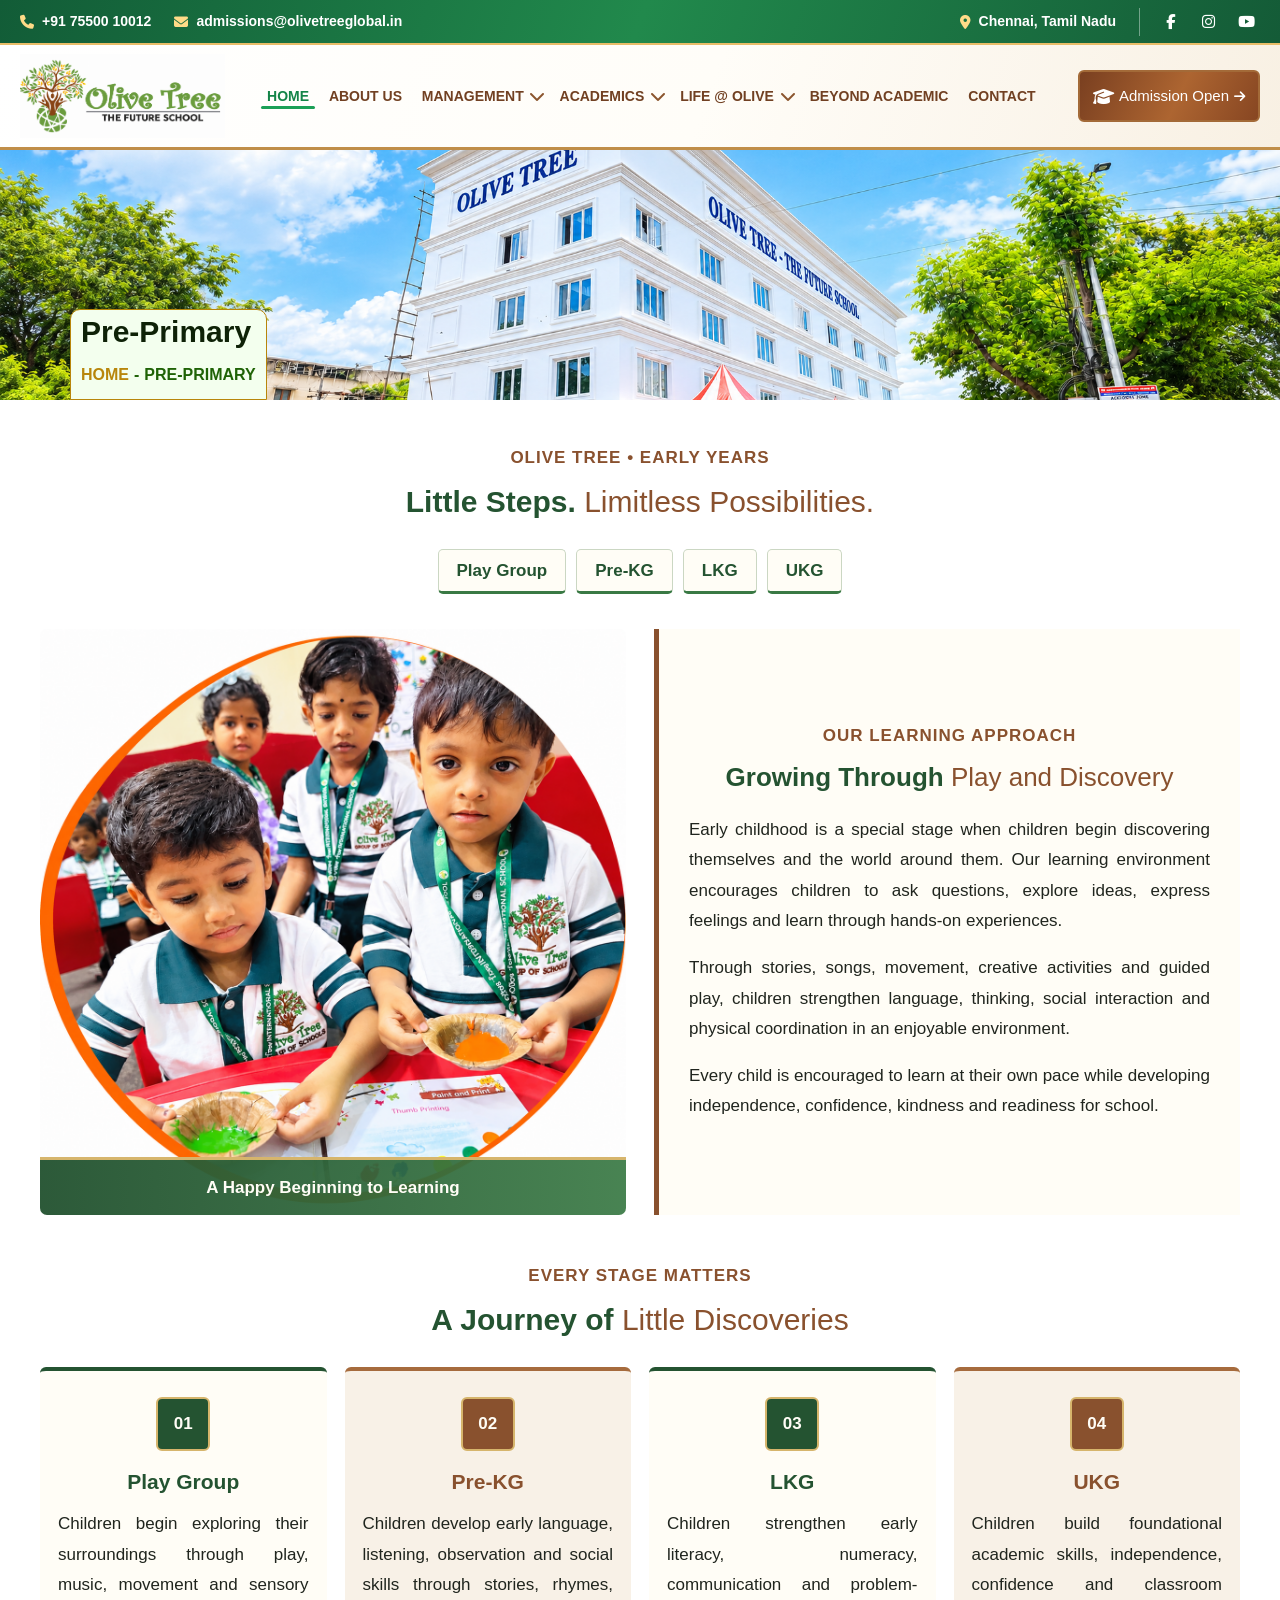
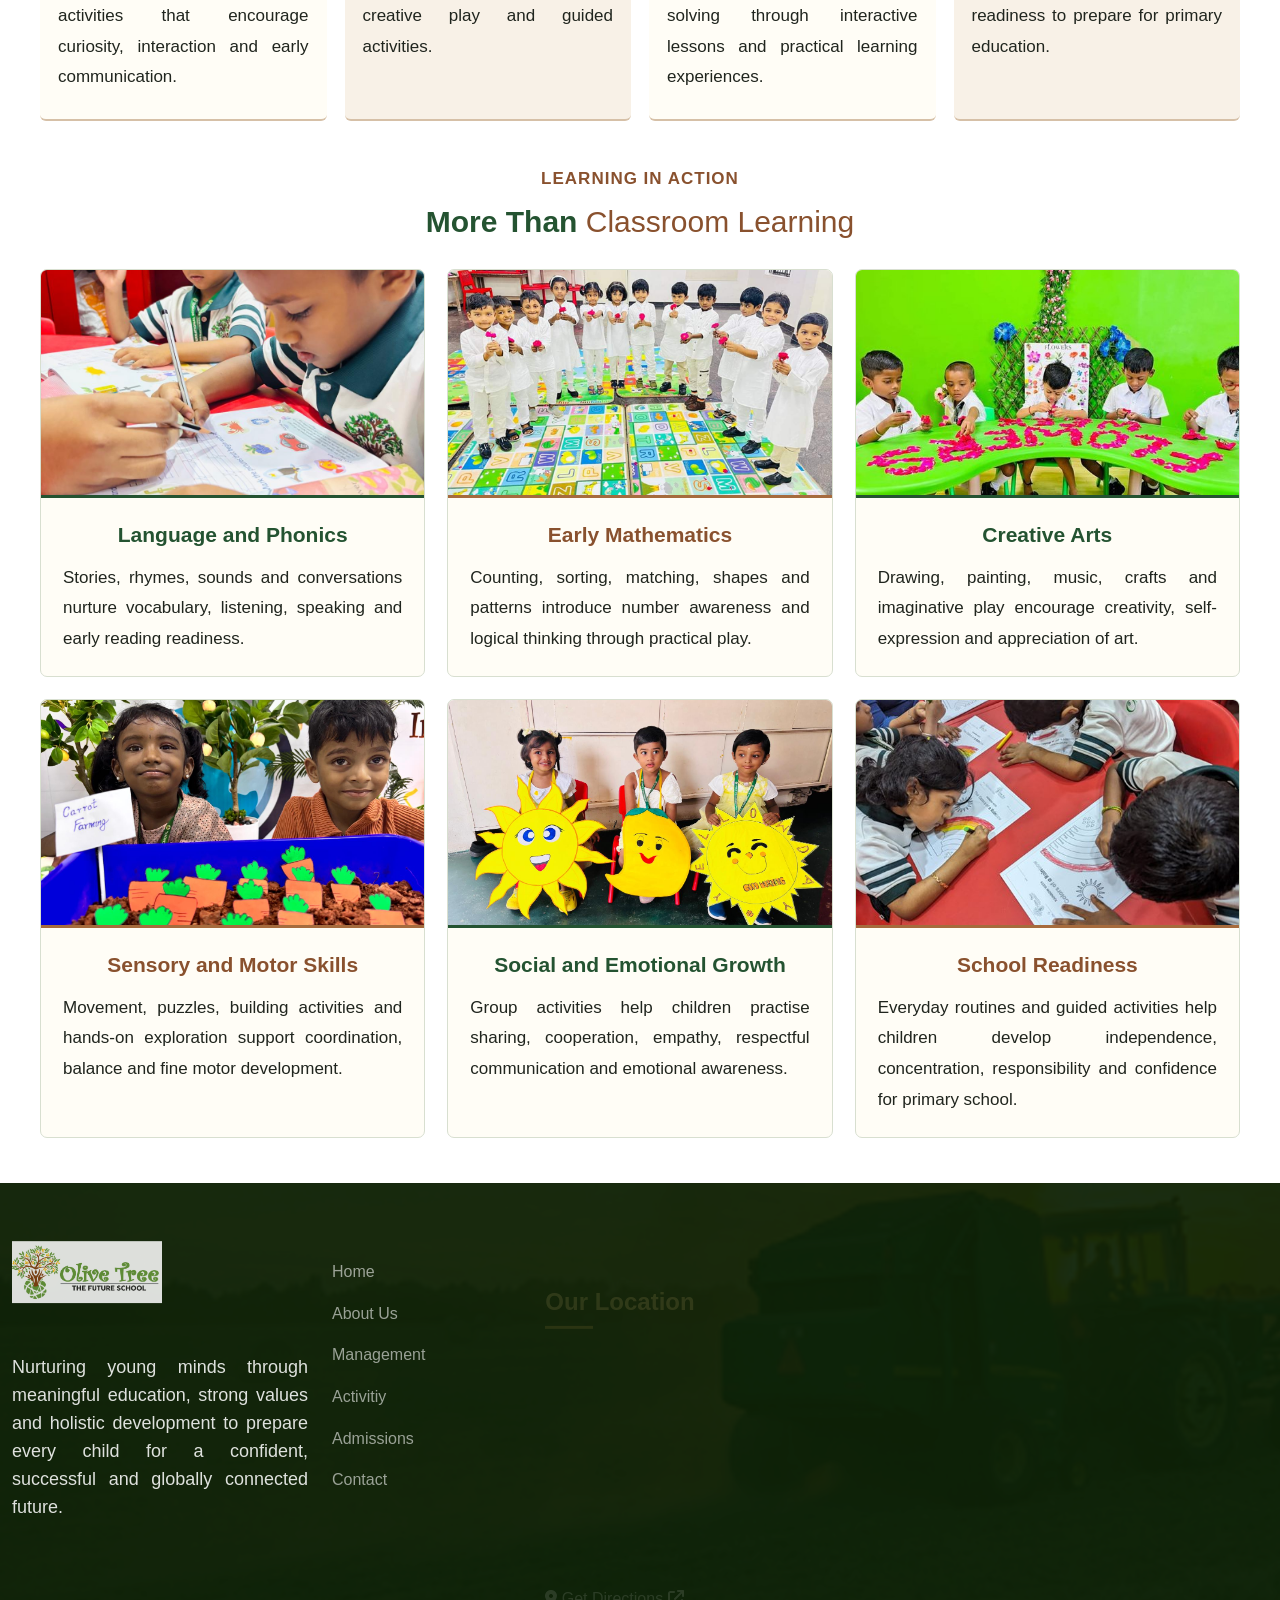
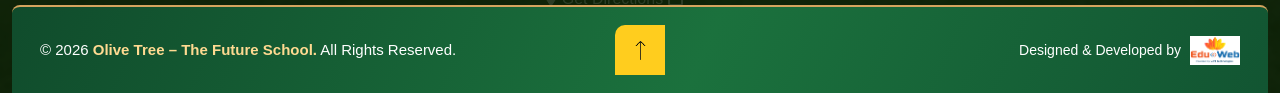
<file: pre-primary.html>
<!DOCTYPE html>
<html lang="en">


<meta http-equiv="content-type" content="text/html;charset=utf-8" />

<head>
    <meta charset="UTF-8">
    <meta name="viewport" content="width=device-width, initial-scale=1.0">
    <title> OLIVE TREE FUTURE SCHOOL</title>
    <link rel="stylesheet" href="assets/css/bootstrap.min.css">
    <link rel="stylesheet" href="assets/css/style.css">
    <link rel="stylesheet" href="assets/css/custom.css">
    <link rel="stylesheet" href="assets/css/swiper-bundle.min.css">
    <link rel="stylesheet" href="assets/fonts/fontawesome-free-6.7.1-web/css/all.min.css">
    <link rel="shortcut icon" type="image/x-icon" href="assets/img/future.png">
</head>

<body>

    <!-- =========================================
     OLIVE TREE SCHOOL HEADER
========================================= -->

    <header class="ot-header" id="otHeader">

        <!-- ========== TOP HEADER ========== -->
        <div class="ot-top-header">
            <div class="ot-header-container ot-top-inner">

                <div class="ot-top-left">

                    <a href="tel:+917550010012">
                        <i class="fa-solid fa-phone"></i>
                        +91 75500 10012
                    </a>

                    <a href="mailto:admissions@olivetreeglobal.in">
                        <i class="fa-solid fa-envelope"></i>
                        admissions@olivetreeglobal.in
                    </a>

                </div>

                <div class="ot-top-right">

                    <span class="ot-top-location">
                        <i class="fa-solid fa-location-dot"></i>
                        Chennai, Tamil Nadu
                    </span>

                    <div class="ot-social-links">
                        <a href="#" aria-label="Facebook">
                            <i class="fa-brands fa-facebook-f"></i>
                        </a>
                        <a href="#" aria-label="Instagram">
                            <i class="fa-brands fa-instagram"></i>
                        </a>
                        <a href="#" aria-label="YouTube">
                            <i class="fa-brands fa-youtube"></i>
                        </a>
                    </div>

                </div>

            </div>
        </div>

        <!-- ========== MAIN HEADER ========== -->
        <div class="ot-main-header">
            <div class="ot-header-container ot-main-inner">

                <!-- LOGO ONLY -->
                <a href="index.html" class="ot-header-logo">
                    <img src="assets/img/future.png" alt="Olive Tree Group of Schools">
                </a>

              <!-- NAVIGATION -->
<nav class="ot-main-nav" id="otMainNav" aria-label="Main navigation">

    <ul class="ot-nav-list">

        <!-- HOME -->
        <li>
            <a href="index.html" class="ot-nav-link active" aria-current="page">
                HOME
            </a>
        </li>

        <!-- ABOUT US -->
        <li>
            <a href="about.html" class="ot-nav-link">
                ABOUT US
            </a>
        </li>

        <!-- MANAGEMENT -->
        <li class="ot-dropdown-parent">

            <div class="ot-nav-row">
                <a href="management.html" class="ot-nav-link">
                    MANAGEMENT
                </a>

                <button
                    class="ot-submenu-toggle"
                    type="button"
                    aria-label="Toggle Management submenu"
                    aria-expanded="false"
                >
                    <i class="fa-solid fa-chevron-down" aria-hidden="true"></i>
                </button>
            </div>

            <ul class="ot-submenu">
                <li>
                    <a href="chairman.html">Chairman's Message</a>
                </li>
                <li>
                    <a href="ceo.html">CEO's Message</a>
                </li>
                <li>
                    <a href="correspondent.html">Correspondent's Message</a>
                </li>
            </ul>

        </li>

        <!-- ACADEMICS -->
        <li class="ot-dropdown-parent">

            <div class="ot-nav-row">
                <a href="academics.html" class="ot-nav-link">
                    ACADEMICS
                </a>

                <button
                    class="ot-submenu-toggle"
                    type="button"
                    aria-label="Toggle Academics submenu"
                    aria-expanded="false"
                >
                    <i class="fa-solid fa-chevron-down" aria-hidden="true"></i>
                </button>
            </div>

            <ul class="ot-submenu">
                <li>
                    <a href="pre-primary.html">Pre-Primary</a>
                </li>
                <li>
                    <a href="primary.html">Primary</a>
                </li>
                <li>
                    <a href="middle-school.html">Middle School</a>
                </li>
            
            </ul>

        </li>

        <!-- LIFE AT OLIVE -->
        <li class="ot-dropdown-parent">

            <div class="ot-nav-row">
                <a href="life-at-olive.html" class="ot-nav-link">
                    LIFE @ OLIVE
                </a>

                <button
                    class="ot-submenu-toggle"
                    type="button"
                    aria-label="Toggle Life at Olive submenu"
                    aria-expanded="false"
                >
                    <i class="fa-solid fa-chevron-down" aria-hidden="true"></i>
                </button>
            </div>

            <ul class="ot-submenu">
                <li>
                    <a href="student-development.html">
                        Student Development
                    </a>
                </li>
        
                <li>
                    <a href="parents-corner.html">
                        Parents' Corner
                    </a>
                </li>
            </ul>

        </li>

         <li>
                    <a href="beyond-academics.html" class="ot-nav-link">
                        BEYOND ACADEMIC
                    </a>
                </li>

        <!-- CONTACT -->
        <li>
            <a href="contact.html" class="ot-nav-link">
                CONTACT
            </a>
        </li>

    </ul>

</nav>


                <!-- RIGHT ACTIONS -->
                <div class="ot-header-actions">

                    <a href="admission.html" class="ot-admission-button">
                        <i class="fa-solid fa-graduation-cap"></i>
                        <span style="color: white;">Admission Open</span>
                        <i class="fa-solid fa-arrow-right ot-admission-arrow"></i>
                    </a>

                    <button class="ot-mobile-toggle" id="otMobileToggle" type="button" aria-label="Open menu"
                        aria-controls="otMainNav" aria-expanded="false">
                        <i class="fa-solid fa-bars"></i>
                    </button>

                </div>

            </div>
        </div>

        <!-- MOBILE OVERLAY -->
        <div class="ot-nav-overlay" id="otNavOverlay"></div>

    </header>

    <!-- =========================================
     HEADER JAVASCRIPT
========================================= -->

    <script>
        document.addEventListener("DOMContentLoaded", function () {

            const toggle = document.getElementById("otMobileToggle");
            const nav = document.getElementById("otMainNav");
            const overlay = document.getElementById("otNavOverlay");
            const submenuButtons = document.querySelectorAll(
                ".ot-submenu-toggle"
            );

            function closeMenu() {
                nav.classList.remove("ot-nav-active");
                overlay.classList.remove("ot-overlay-active");
                document.body.classList.remove("ot-menu-open");

                toggle.setAttribute("aria-expanded", "false");
                toggle.setAttribute("aria-label", "Open menu");
                toggle.innerHTML = '<i class="fa-solid fa-bars"></i>';

                document.querySelectorAll(".ot-dropdown-parent")
                    .forEach(item => item.classList.remove("ot-submenu-open"));

                submenuButtons.forEach(button => {
                    button.setAttribute("aria-expanded", "false");
                });
            }

            toggle.addEventListener("click", function () {
                if (nav.classList.contains("ot-nav-active")) {
                    closeMenu();
                } else {
                    nav.classList.add("ot-nav-active");
                    overlay.classList.add("ot-overlay-active");
                    document.body.classList.add("ot-menu-open");

                    toggle.setAttribute("aria-expanded", "true");
                    toggle.setAttribute("aria-label", "Close menu");
                    toggle.innerHTML = '<i class="fa-solid fa-xmark"></i>';
                }
            });

            overlay.addEventListener("click", closeMenu);

            submenuButtons.forEach(button => {
                button.addEventListener("click", function () {

                    const parent = button.closest(".ot-dropdown-parent");
                    const isOpen = parent.classList.contains("ot-submenu-open");

                    document.querySelectorAll(".ot-dropdown-parent")
                        .forEach(item => {
                            item.classList.remove("ot-submenu-open");
                            item.querySelector(".ot-submenu-toggle")
                                .setAttribute("aria-expanded", "false");
                        });

                    if (!isOpen) {
                        parent.classList.add("ot-submenu-open");
                        button.setAttribute("aria-expanded", "true");
                    }
                });
            });

            document.addEventListener("keydown", function (event) {
                if (event.key === "Escape") closeMenu();
            });

            window.addEventListener("resize", function () {
                if (window.innerWidth > 1100) closeMenu();
            });

        });
    </script>


        <!--===== Hero Section    S T A R T =====-->
        <section class="sb-hero-area">
            <div class="sb-breadcrum ">
                <div class="sb-breadcrum-thumb">

                    <img src="assets/img/banner1.png" alt="" style="height:250px;">



                </div>
                <div class="container position-relative">
                    <div class="sb-breadcrum-content ">

                        <h2 class="sb-breadcrum-title">Pre-Primary</h2>


                        <ul class="d-inline-flex align-items-center">
                            <li><a href="index.html" style="color:
                             darkgoldenrod;font-weight: 700;">HOME </a></li>
                            <li> - </li>
                            <li>Pre-Primary</li>

                        </ul>
                    </div>
                </div>


            </div>
        </section>




<section class="ot-foundation-section">
    <div class="ot-foundation-container">

        <!-- MAIN HEADING -->
        <header class="ot-foundation-heading">
            <span class="ot-foundation-kicker">
                OLIVE TREE • EARLY YEARS
            </span>

            <h2>
                Little Steps.
                <span>Limitless Possibilities.</span>
            </h2>
        </header>

        <!-- LEARNING LEVELS -->
        <div class="ot-foundation-levels">
            <span>Play Group</span>
            <span>Pre-KG</span>
            <span>LKG</span>
            <span>UKG</span>
        </div>

        <!-- INTRODUCTION -->
        <div class="ot-foundation-intro">

            <div class="ot-foundation-main-visual">
                <img
                    src="assets/img/gallery1/abt2.png"
                    alt="Young children learning in a preschool classroom"
                    loading="lazy"
                >
                <div class="ot-foundation-image-label">
                    A Happy Beginning to Learning
                </div>
            </div>

            <div class="ot-foundation-intro-panel">
                <span class="ot-foundation-kicker">
                    OUR LEARNING APPROACH
                </span>

                <h3>
                    Growing Through
                    <span>Play and Discovery</span>
                </h3>

                <p>
                    Early childhood is a special stage when children
                    begin discovering themselves and the world around
                    them. Our learning environment encourages children
                    to ask questions, explore ideas, express feelings
                    and learn through hands-on experiences.
                </p>

                <p>
                    Through stories, songs, movement, creative
                    activities and guided play, children strengthen
                    language, thinking, social interaction and
                    physical coordination in an enjoyable environment.
                </p>

                <p>
                    Every child is encouraged to learn at their own
                    pace while developing independence, confidence,
                    kindness and readiness for school.
                </p>
            </div>

        </div>

        <!-- LEARNING STAGES -->
        <section class="ot-foundation-stages">

            <header class="ot-foundation-heading">
                <span class="ot-foundation-kicker">
                    EVERY STAGE MATTERS
                </span>

                <h2>
                    A Journey of
                    <span>Little Discoveries</span>
                </h2>

            </header>

            <div class="ot-foundation-stage-grid">

                <article class="ot-foundation-stage-card">
                    <span class="ot-foundation-stage-number">01</span>

                    <h3>Play Group</h3>

                    <p>
                        Children begin exploring their surroundings
                        through play, music, movement and sensory
                        activities that encourage curiosity,
                        interaction and early communication.
                    </p>
                </article>

                <article class="ot-foundation-stage-card">
                    <span class="ot-foundation-stage-number">02</span>

                    <h3>Pre-KG</h3>

                    <p>
                        Children develop early language, listening,
                        observation and social skills through stories,
                        rhymes, creative play and guided activities.
                    </p>
                </article>

                <article class="ot-foundation-stage-card">
                    <span class="ot-foundation-stage-number">03</span>

                    <h3>LKG</h3>

                    <p>
                        Children strengthen early literacy,
                        numeracy, communication and problem-solving
                        through interactive lessons and practical
                        learning experiences.
                    </p>
                </article>

                <article class="ot-foundation-stage-card">
                    <span class="ot-foundation-stage-number">04</span>

                    <h3>UKG</h3>

                    <p>
                        Children build foundational academic skills,
                        independence, confidence and classroom
                        readiness to prepare for primary education.
                    </p>
                </article>

            </div>
        </section>

        <!-- LEARNING EXPERIENCES -->
        <section class="ot-foundation-experiences">

            <header class="ot-foundation-heading">
                <span class="ot-foundation-kicker">
                    LEARNING IN ACTION
                </span>

                <h2>
                    More Than
                    <span>Classroom Learning</span>
                </h2>
            </header>

            <div class="ot-foundation-experience-grid">

                <!-- PHONICS -->
                <article class="ot-foundation-experience-card">
                    <div class="ot-foundation-experience-image">
                        <img
                            src="assets/img/gallery1/teach.jpeg"
                            alt="Children participating in early language activities"
                            loading="lazy"
                        >
                    </div>

                    <div class="ot-foundation-experience-content">

                        <h3>Language and Phonics</h3>

                        <p>
                            Stories, rhymes, sounds and conversations
                            nurture vocabulary, listening, speaking
                            and early reading readiness.
                        </p>
                    </div>
                </article>

                <!-- MATHEMATICS -->
                <article class="ot-foundation-experience-card">
                    <div class="ot-foundation-experience-image">
                        <img
                            src="assets/img/gallery1/learnbeyond.png"
                            alt="Early mathematics activities using learning materials"
                            loading="lazy"
                        >
                    </div>

                    <div class="ot-foundation-experience-content">

                        <h3>Early Mathematics</h3>

                        <p>
                            Counting, sorting, matching, shapes and
                            patterns introduce number awareness and
                            logical thinking through practical play.
                        </p>
                    </div>
                </article>

                <!-- CREATIVE ARTS -->
                <article class="ot-foundation-experience-card">
                    <div class="ot-foundation-experience-image">
                        <img
                            src="assets/img/gallery1/creative.jpg"
                            alt="Children creating colourful artwork"
                            loading="lazy"
                        >
                    </div>

                    <div class="ot-foundation-experience-content">

                        <h3>Creative Arts</h3>

                        <p>
                            Drawing, painting, music, crafts and
                            imaginative play encourage creativity,
                            self-expression and appreciation of art.
                        </p>
                    </div>
                </article>

                <!-- MOTOR DEVELOPMENT -->
                <article class="ot-foundation-experience-card">
                    <div class="ot-foundation-experience-image">
                        <img
                            src="assets/img/gallery1/aboutimg2.jpeg"
                            alt="Children participating in hands-on motor activities"
                            loading="lazy"
                        >
                    </div>

                    <div class="ot-foundation-experience-content">

                        <h3>Sensory and Motor Skills</h3>

                        <p>
                            Movement, puzzles, building activities
                            and hands-on exploration support
                            coordination, balance and fine motor
                            development.
                        </p>
                    </div>
                </article>

                <!-- SOCIAL LEARNING -->
                <article class="ot-foundation-experience-card">
                    <div class="ot-foundation-experience-image">
                        <img
                            src="assets/img/gallery1/schlevent.jpeg"
                            alt="Children learning and collaborating together"
                            loading="lazy"
                        >
                    </div>

                    <div class="ot-foundation-experience-content">

                        <h3>Social and Emotional Growth</h3>

                        <p>
                            Group activities help children practise
                            sharing, cooperation, empathy, respectful
                            communication and emotional awareness.
                        </p>
                    </div>
                </article>

                <!-- SCHOOL READINESS -->
                <article class="ot-foundation-experience-card">
                    <div class="ot-foundation-experience-image">
                        <img
                            src="assets/img/gallery1/lkg1.jpg"
                            alt="Children taking part in structured classroom learning"
                            loading="lazy"
                        >
                    </div>

                    <div class="ot-foundation-experience-content">

                        <h3>School Readiness</h3>

                        <p>
                            Everyday routines and guided activities
                            help children develop independence,
                            concentration, responsibility and
                            confidence for primary school.
                        </p>
                    </div>
                </article>

            </div>
        </section>

    </div>
</section>

    <!--===== footer Section    S T A R T =====-->
    <footer class="bg-img pt-120 content" data-bg-src="assets/images/background/footer1.1-bg.png">

        <div class="sb-footer overflow-x-hidden">
            <div class="container">
                <div class="row  ">
                    <div class="col-lg-3 col-md-7">
                        <div class="mb-40 mb-lg-0 fade-up">
                            <div class="sb-footer-logo pb-50">
                                <img src="assets/img/future.png" alt="" style="width: 150px;">
                            </div>
                            <p class="sb-footer- fs-18">Nurturing young minds through meaningful education,
                            strong values and holistic development to prepare
                            every child for a confident, successful and
                            globally connected future.</p>
                        </div>
                    </div>
                    <div class="col-xl-2 col-lg-2 col-md-5">

                        <div class="sb-footer-item pl-60 mb-40 mb-lg-0 fade-up">

                               <ul>
                                <li><a href="index.html">Home</a> </li>
                                <li><a href="about.html">About Us</a> </li>
                                <li><a href="chairman.html">Management</a></li>
                                <li><a href="beyond-academics.html">Activitiy</a> </li>
                                <li><a href="admission.html">Admissions</a></li>
                                <li><a href="contact.html">Contact</a></li>

                            </ul>
                        </div>
                    </div>
            
<!-- ===== FOOTER GOOGLE MAP LOCATION ===== -->
<div class="col-lg-4 col-xl-4 col-md-7">
    <div class="sb-footer-item sb-footer-location fade-up">

        <h4 class="sb-footer-title">Our Location</h4>

        <div class="sb-footer-map">
            <iframe
                src="https://www.google.com/maps?q=Kodungaiyur,Chennai,Tamil+Nadu&output=embed"
                title="School Location"
                width="100%"
                height="220"
                style="border:0;"
                loading="lazy"
                referrerpolicy="no-referrer-when-downgrade"
                allowfullscreen>
            </iframe>
        </div>

        <a
            href="https://www.google.com/maps/search/?api=1&query=Kodungaiyur+Chennai+Tamil+Nadu"
            target="_blank"
            rel="noopener noreferrer"
            class="sb-footer-map-link">

            <i class="fa-solid fa-location-dot"></i>
            Get Directions
            <i class="fa-solid fa-arrow-up-right-from-square"></i>

        </a>

    </div>
</div>

                    <div class="col-lg-3 col-xl-3 col-md-5">
                        <div class=" pl-36 fade-up">
                            <h4 class="sb-footer-title">Contact</h4>
                            <ul>
                                <li><a href="tel:+1800123654987com" class="d-inline-flex align-items-center"> <img
                                            class="mr-10" src="assets/images/icon/footer_icon-1.png" alt="footer_icon">
                                       +917550010012
</a></li>
                                <li><a href="#" class="d-inline-flex align-items-center"> <img class="mr-10"
                                            src="assets/images/icon/footer_icon-2.png" alt="footer_icon">Vijay Skyline, E Main Rd, Welcome Colony, Anna Nagar, Chennai, Tamil Nadu 600101</a></li>
                                <li><a href="mailto:argonic.needhelp@company.com"
                                        class="d-inline-flex align-items-center"><img class="mr-10"
                                            src="assets/images/icon/footer_icon-3.png" alt="footer_icon">
                                       admissions@olivetreeglobal.in</a></li>
                            </ul>
                           
                        </div>
                    </div>
                </div>
            </div>
       
<!-- ===== FOOTER BOTTOM START ===== -->

<div class="container">
    <div class="sb-footer-bottom">
        <div class="sb-footer-bottom-wrapper">

            <!-- COPYRIGHT -->
            <div class="sb-footer-copyright">
                <p>
                    &copy; 2026
                    <strong>Olive Tree – The Future School.</strong>
                    All Rights Reserved.
                </p>
            </div>

            <!-- DESIGNED BY -->
            <div class="sb-footer-designer">
                <span>Designed &amp; Developed by</span>

                <a href="https://www.eduweb.co.in" target="_blank"
                   rel="noopener noreferrer"
                   class="sb-footer-designer-link">

                    <img
                        src="assets/img/New folder/companylogo.png"
                        alt="Eduweb Tech Logo">

                </a>
            </div>

            <!-- BACK TO TOP -->
            <button
                class="sb-backToTop"
                id="backToTop"
                type="button"
                aria-label="Back to top">

                <img
                    src="assets/images/icon/arrow-up.png"
                    alt="">
            </button>

        </div>
    </div>
</div>

<!-- ===== FOOTER BOTTOM END ===== -->

        </div>



    </footer>


    <script src="assets/js/jquery-3.7.1.min.js"></script>
    <!--  isotope link-->
    <script src="assets/js/isotope.pkgd.min.js"></script>
    <!--  imagesloaded link-->
    <script src="assets/js/imagesloaded.pkgd.min.js"></script>
    <!--===== Bootstrap link =====-->
    <script src="assets/js/bootstrap.bundle.min.js"></script>
    <!-- Waypoints link -->
    <script src="assets/js/jquery.waypoints.min.js"></script>
    <!-- CounterUp link-->
    <script src="assets/js/jquery.counterup.min.js"></script>
    <!-- Swiper link-->
    <script src="assets/js/swiper-bundle.min.js"></script>
    <!-- magnific link-->
    <script src="assets/js/jquery.magnific-popup.min.js"></script>
    <!-- gsap link-->
    <script src="assets/js/gsap.js"></script>
    <!-- gsap link-->
    <script src="assets/js/gsap-split-text.js"></script>
    <!-- gsap scroll link-->
    <script src="assets/js/gsap-scroll-trigger.js"></script>
    <!-- Main js link-->
    <script src="assets/js/main.js"></script>


</body>



</html>
</file>
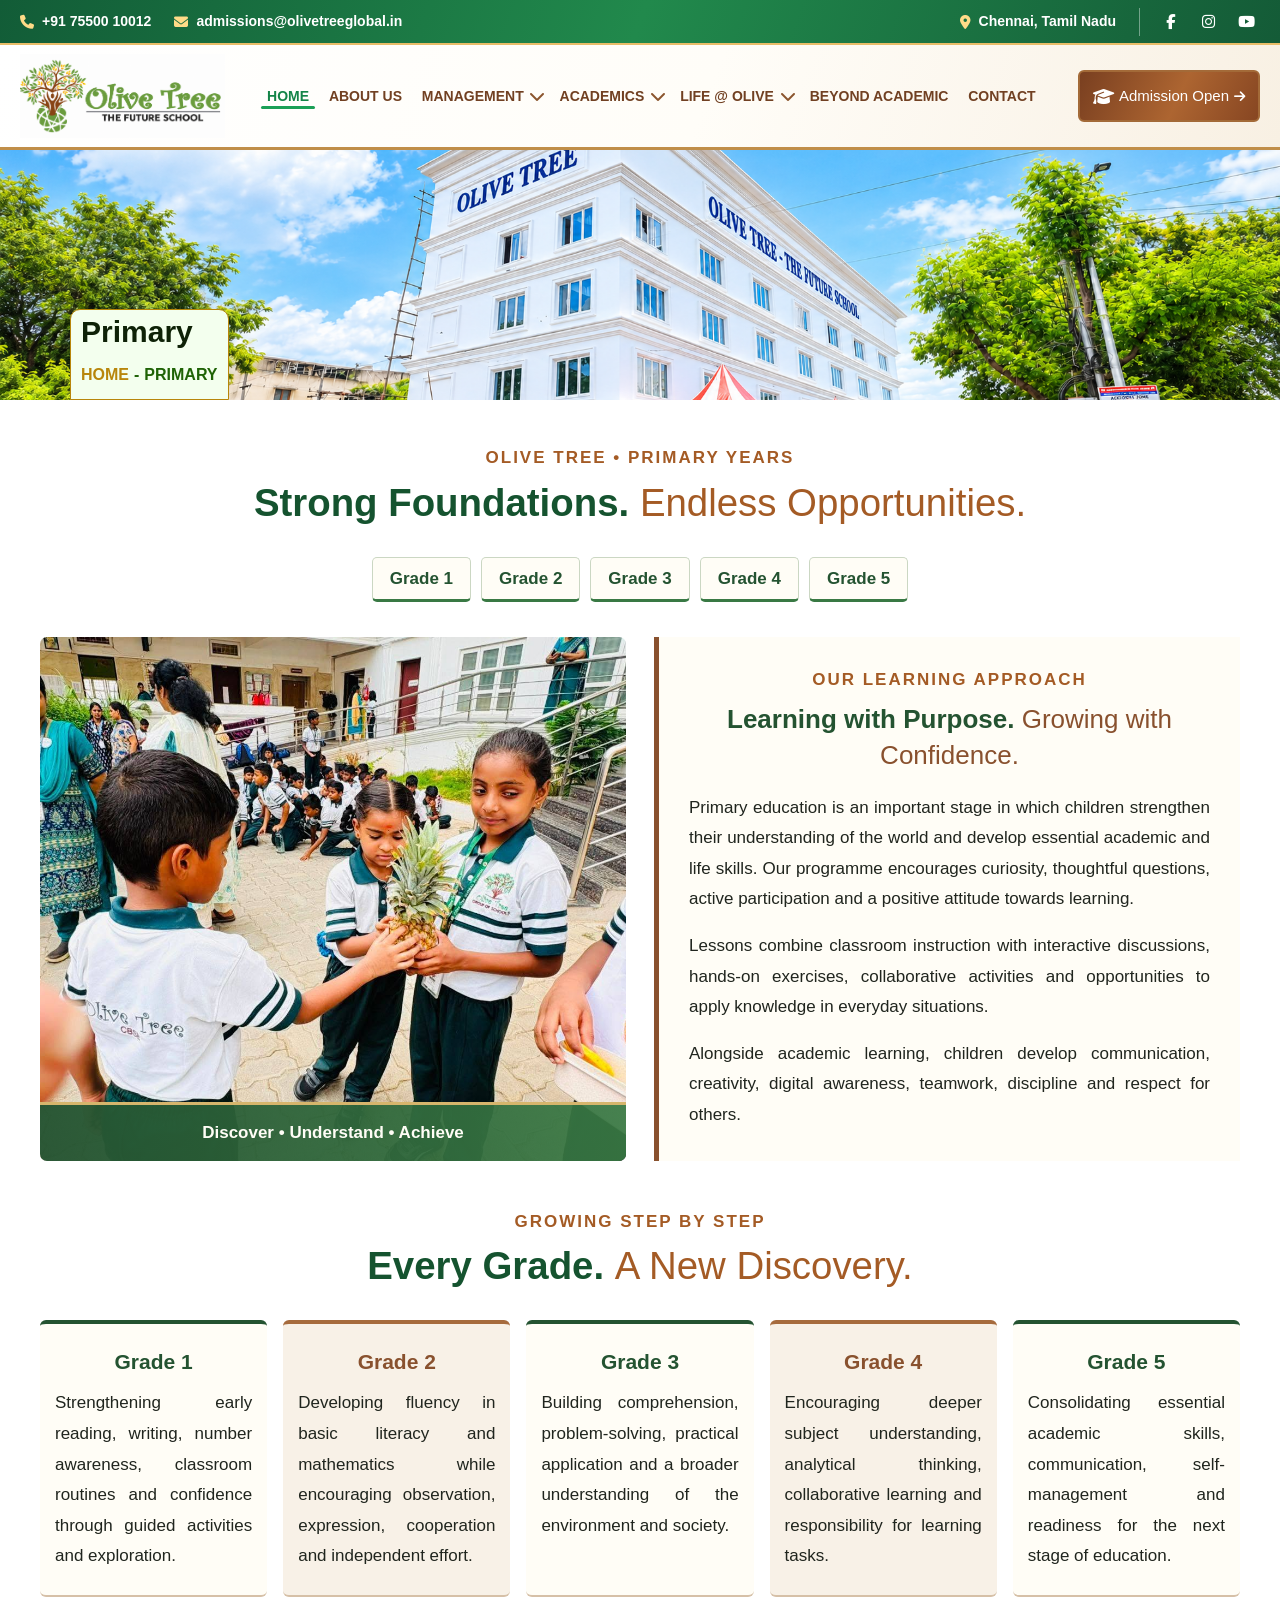
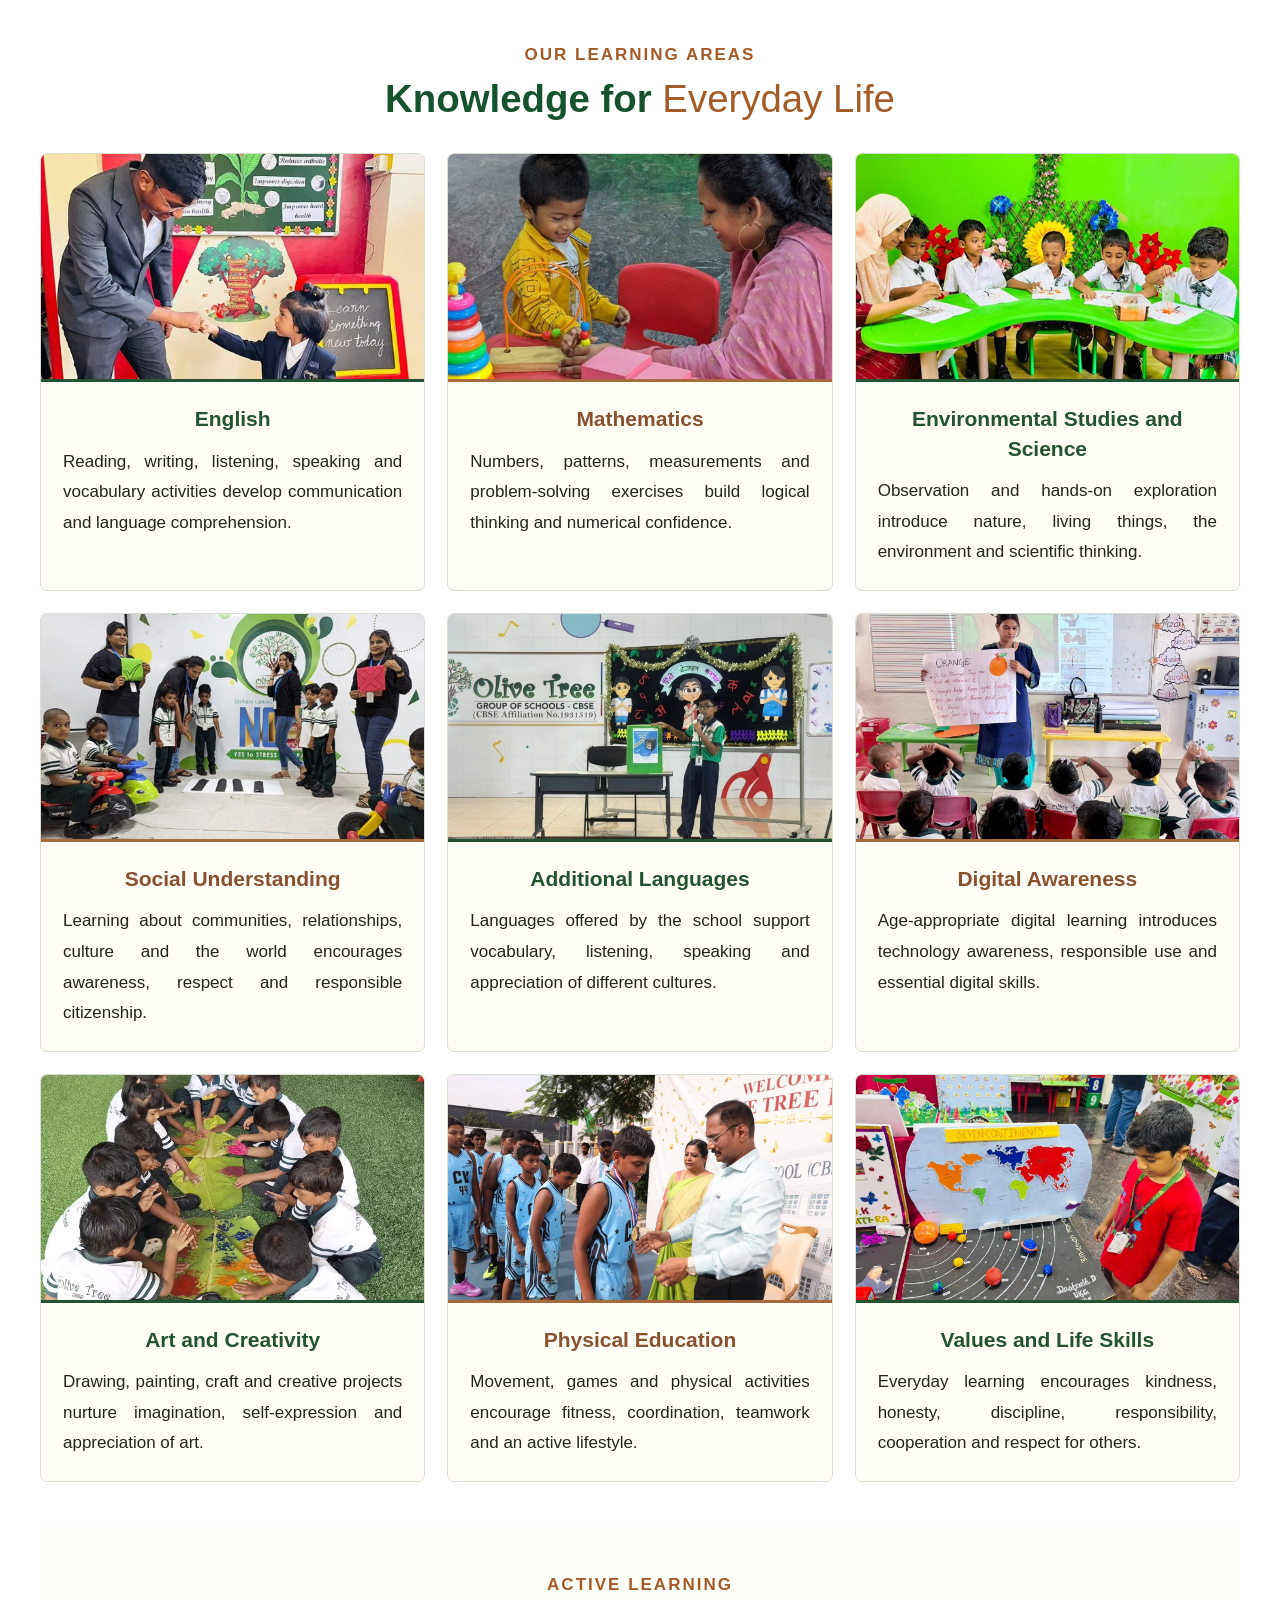
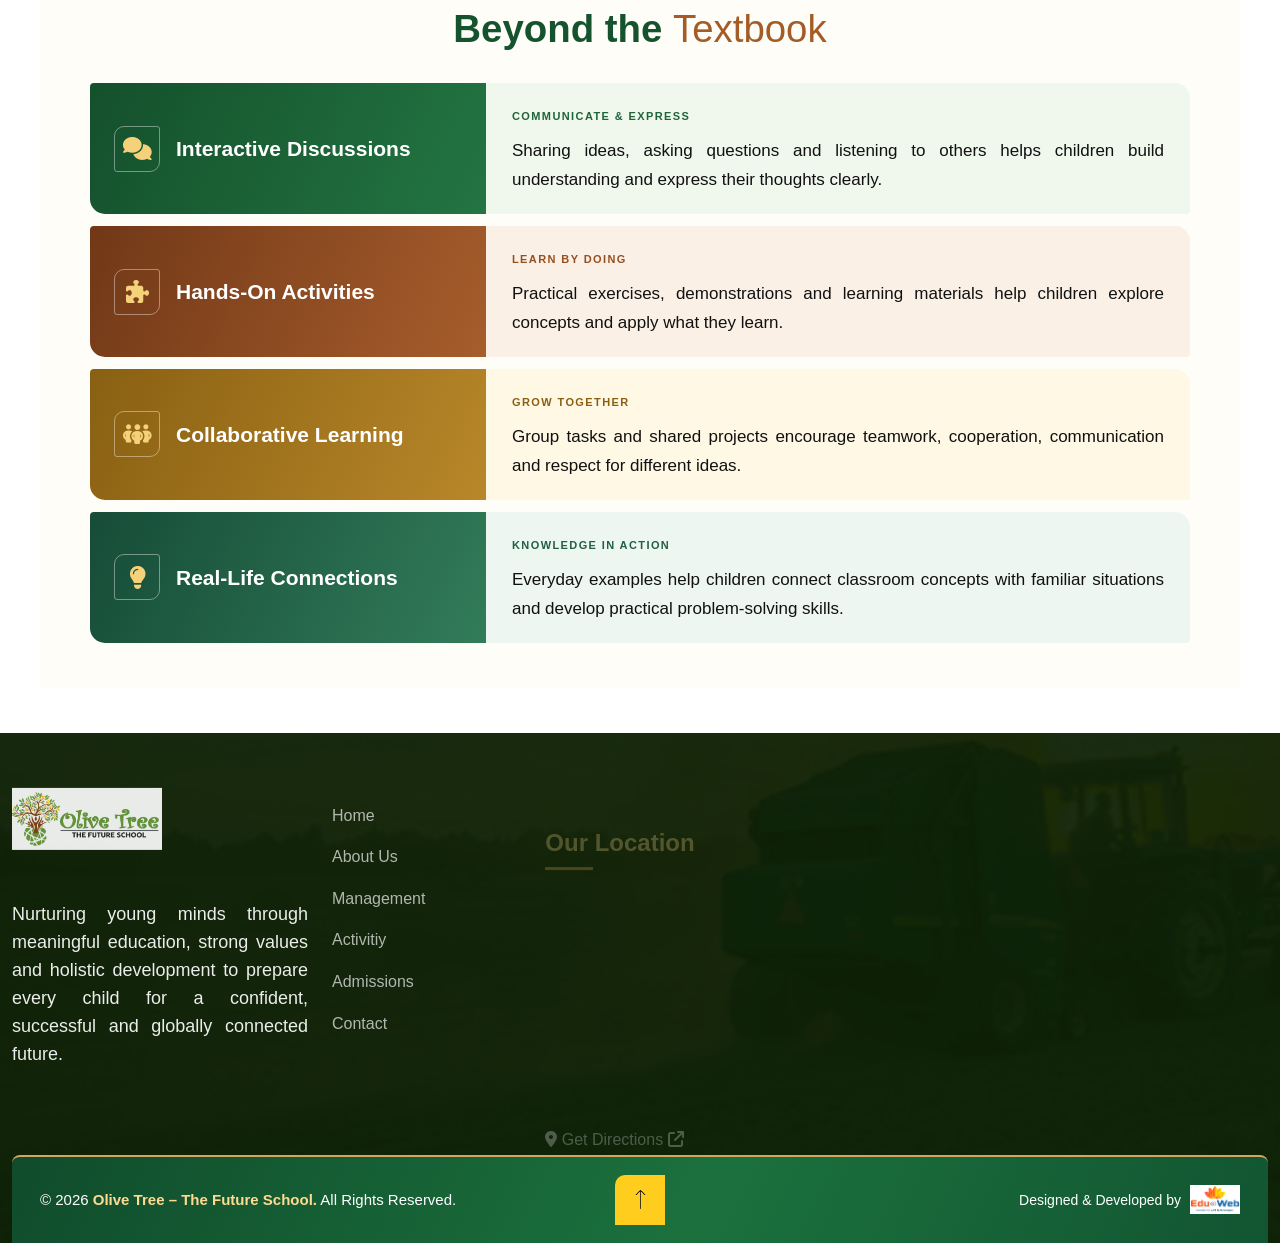
<file: primary.html>
<!DOCTYPE html>
<html lang="en">


<meta http-equiv="content-type" content="text/html;charset=utf-8" />

<head>
    <meta charset="UTF-8">
    <meta name="viewport" content="width=device-width, initial-scale=1.0">
    <title> OLIVE TREE FUTURE SCHOOL</title>
    <link rel="stylesheet" href="assets/css/bootstrap.min.css">
    <link rel="stylesheet" href="assets/css/style.css">
    <link rel="stylesheet" href="assets/css/custom.css">
    <link rel="stylesheet" href="assets/css/swiper-bundle.min.css">
    <link rel="stylesheet" href="assets/fonts/fontawesome-free-6.7.1-web/css/all.min.css">
    <link rel="shortcut icon" type="image/x-icon" href="assets/img/future.png">
</head>

<body>

    <!-- =========================================
     OLIVE TREE SCHOOL HEADER
========================================= -->

    <header class="ot-header" id="otHeader">

        <!-- ========== TOP HEADER ========== -->
        <div class="ot-top-header">
            <div class="ot-header-container ot-top-inner">

                <div class="ot-top-left">

                    <a href="tel:+917550010012">
                        <i class="fa-solid fa-phone"></i>
                        +91 75500 10012
                    </a>

                    <a href="mailto:admissions@olivetreeglobal.in">
                        <i class="fa-solid fa-envelope"></i>
                        admissions@olivetreeglobal.in
                    </a>

                </div>

                <div class="ot-top-right">

                    <span class="ot-top-location">
                        <i class="fa-solid fa-location-dot"></i>
                        Chennai, Tamil Nadu
                    </span>

                    <div class="ot-social-links">
                        <a href="#" aria-label="Facebook">
                            <i class="fa-brands fa-facebook-f"></i>
                        </a>
                        <a href="#" aria-label="Instagram">
                            <i class="fa-brands fa-instagram"></i>
                        </a>
                        <a href="#" aria-label="YouTube">
                            <i class="fa-brands fa-youtube"></i>
                        </a>
                    </div>

                </div>

            </div>
        </div>

        <!-- ========== MAIN HEADER ========== -->
        <div class="ot-main-header">
            <div class="ot-header-container ot-main-inner">

                <!-- LOGO ONLY -->
                <a href="index.html" class="ot-header-logo">
                    <img src="assets/img/future.png" alt="Olive Tree Group of Schools">
                </a>

              <!-- NAVIGATION -->
<nav class="ot-main-nav" id="otMainNav" aria-label="Main navigation">

    <ul class="ot-nav-list">

        <!-- HOME -->
        <li>
            <a href="index.html" class="ot-nav-link active" aria-current="page">
                HOME
            </a>
        </li>

        <!-- ABOUT US -->
        <li>
            <a href="about.html" class="ot-nav-link">
                ABOUT US
            </a>
        </li>

        <!-- MANAGEMENT -->
        <li class="ot-dropdown-parent">

            <div class="ot-nav-row">
                <a href="management.html" class="ot-nav-link">
                    MANAGEMENT
                </a>

                <button
                    class="ot-submenu-toggle"
                    type="button"
                    aria-label="Toggle Management submenu"
                    aria-expanded="false"
                >
                    <i class="fa-solid fa-chevron-down" aria-hidden="true"></i>
                </button>
            </div>

            <ul class="ot-submenu">
                <li>
                    <a href="chairman.html">Chairman's Message</a>
                </li>
                <li>
                    <a href="ceo.html">CEO's Message</a>
                </li>
                <li>
                    <a href="correspondent.html">Correspondent's Message</a>
                </li>
            </ul>

        </li>

        <!-- ACADEMICS -->
        <li class="ot-dropdown-parent">

            <div class="ot-nav-row">
                <a href="academics.html" class="ot-nav-link">
                    ACADEMICS
                </a>

                <button
                    class="ot-submenu-toggle"
                    type="button"
                    aria-label="Toggle Academics submenu"
                    aria-expanded="false"
                >
                    <i class="fa-solid fa-chevron-down" aria-hidden="true"></i>
                </button>
            </div>

            <ul class="ot-submenu">
                <li>
                    <a href="pre-primary.html">Pre-Primary</a>
                </li>
                <li>
                    <a href="primary.html">Primary</a>
                </li>
                <li>
                    <a href="middle-school.html">Middle School</a>
                </li>
            
            </ul>

        </li>

        <!-- LIFE AT OLIVE -->
        <li class="ot-dropdown-parent">

            <div class="ot-nav-row">
                <a href="life-at-olive.html" class="ot-nav-link">
                    LIFE @ OLIVE
                </a>

                <button
                    class="ot-submenu-toggle"
                    type="button"
                    aria-label="Toggle Life at Olive submenu"
                    aria-expanded="false"
                >
                    <i class="fa-solid fa-chevron-down" aria-hidden="true"></i>
                </button>
            </div>

            <ul class="ot-submenu">
                <li>
                    <a href="student-development.html">
                        Student Development
                    </a>
                </li>
        
                <li>
                    <a href="parents-corner.html">
                        Parents' Corner
                    </a>
                </li>
            </ul>

        </li>

         <li>
                    <a href="beyond-academics.html" class="ot-nav-link">
                        BEYOND ACADEMIC
                    </a>
                </li>

        <!-- CONTACT -->
        <li>
            <a href="contact.html" class="ot-nav-link">
                CONTACT
            </a>
        </li>

    </ul>

</nav>


                <!-- RIGHT ACTIONS -->
                <div class="ot-header-actions">

                    <a href="admission.html" class="ot-admission-button">
                        <i class="fa-solid fa-graduation-cap"></i>
                        <span style="color: white;">Admission Open</span>
                        <i class="fa-solid fa-arrow-right ot-admission-arrow"></i>
                    </a>

                    <button class="ot-mobile-toggle" id="otMobileToggle" type="button" aria-label="Open menu"
                        aria-controls="otMainNav" aria-expanded="false">
                        <i class="fa-solid fa-bars"></i>
                    </button>

                </div>

            </div>
        </div>

        <!-- MOBILE OVERLAY -->
        <div class="ot-nav-overlay" id="otNavOverlay"></div>

    </header>

    <!-- =========================================
     HEADER JAVASCRIPT
========================================= -->

    <script>
        document.addEventListener("DOMContentLoaded", function () {

            const toggle = document.getElementById("otMobileToggle");
            const nav = document.getElementById("otMainNav");
            const overlay = document.getElementById("otNavOverlay");
            const submenuButtons = document.querySelectorAll(
                ".ot-submenu-toggle"
            );

            function closeMenu() {
                nav.classList.remove("ot-nav-active");
                overlay.classList.remove("ot-overlay-active");
                document.body.classList.remove("ot-menu-open");

                toggle.setAttribute("aria-expanded", "false");
                toggle.setAttribute("aria-label", "Open menu");
                toggle.innerHTML = '<i class="fa-solid fa-bars"></i>';

                document.querySelectorAll(".ot-dropdown-parent")
                    .forEach(item => item.classList.remove("ot-submenu-open"));

                submenuButtons.forEach(button => {
                    button.setAttribute("aria-expanded", "false");
                });
            }

            toggle.addEventListener("click", function () {
                if (nav.classList.contains("ot-nav-active")) {
                    closeMenu();
                } else {
                    nav.classList.add("ot-nav-active");
                    overlay.classList.add("ot-overlay-active");
                    document.body.classList.add("ot-menu-open");

                    toggle.setAttribute("aria-expanded", "true");
                    toggle.setAttribute("aria-label", "Close menu");
                    toggle.innerHTML = '<i class="fa-solid fa-xmark"></i>';
                }
            });

            overlay.addEventListener("click", closeMenu);

            submenuButtons.forEach(button => {
                button.addEventListener("click", function () {

                    const parent = button.closest(".ot-dropdown-parent");
                    const isOpen = parent.classList.contains("ot-submenu-open");

                    document.querySelectorAll(".ot-dropdown-parent")
                        .forEach(item => {
                            item.classList.remove("ot-submenu-open");
                            item.querySelector(".ot-submenu-toggle")
                                .setAttribute("aria-expanded", "false");
                        });

                    if (!isOpen) {
                        parent.classList.add("ot-submenu-open");
                        button.setAttribute("aria-expanded", "true");
                    }
                });
            });

            document.addEventListener("keydown", function (event) {
                if (event.key === "Escape") closeMenu();
            });

            window.addEventListener("resize", function () {
                if (window.innerWidth > 1100) closeMenu();
            });

        });
    </script>


        <!--===== Hero Section    S T A R T =====-->
        <section class="sb-hero-area">
            <div class="sb-breadcrum ">
                <div class="sb-breadcrum-thumb">

                    <img src="assets/img/banner1.png" alt="" style="height:250px;">



                </div>
                <div class="container position-relative">
                    <div class="sb-breadcrum-content ">

                        <h2 class="sb-breadcrum-title">Primary</h2>


                        <ul class="d-inline-flex align-items-center">
                         <li><a href="index.html" style="color:
                             darkgoldenrod;font-weight: 700;">HOME </a></li>
                            <li> - </li>
                            <li>Primary</li>

                        </ul>
                    </div>
                </div>


            </div>
        </section>




<section class="ot-primary-section">
    <div class="ot-primary-container">

        <!-- MAIN HEADING -->
        <header class="ot-primary-heading">
            <span class="ot-primary-kicker">OLIVE TREE • PRIMARY YEARS</span>

            <h2>
                Strong Foundations.
                <span>Endless Opportunities.</span>
            </h2>

        </header>

        <!-- GRADE LABELS -->
        <div class="ot-primary-levels">
            <span>Grade 1</span>
            <span>Grade 2</span>
            <span>Grade 3</span>
            <span>Grade 4</span>
            <span>Grade 5</span>
        </div>

        <!-- INTRODUCTION -->
        <div class="ot-primary-intro">

            <div class="ot-primary-main-visual">
                <img
                    src="assets/img/fruits.jpg"
                    alt="Primary school children learning together"
                    loading="lazy"
                >

                <div class="ot-primary-image-label">
                    Discover • Understand • Achieve
                </div>
            </div>

            <div class="ot-primary-intro-panel">
                <span class="ot-primary-kicker">OUR LEARNING APPROACH</span>

                <h3>
                    Learning with Purpose.
                    <span>Growing with Confidence.</span>
                </h3>

                <p>
                    Primary education is an important stage in which
                    children strengthen their understanding of the world
                    and develop essential academic and life skills.
                    Our programme encourages curiosity, thoughtful
                    questions, active participation and a positive
                    attitude towards learning.
                </p>

                <p>
                    Lessons combine classroom instruction with
                    interactive discussions, hands-on exercises,
                    collaborative activities and opportunities to
                    apply knowledge in everyday situations.
                </p>

                <p>
                    Alongside academic learning, children develop
                    communication, creativity, digital awareness,
                    teamwork, discipline and respect for others.
                </p>
            </div>

        </div>

        <!-- GRADE PROGRESSION -->
        <section class="ot-primary-stages">

            <header class="ot-primary-heading">
                <span class="ot-primary-kicker">GROWING STEP BY STEP</span>

                <h2>
                    Every Grade.
                    <span>A New Discovery.</span>
                </h2>
            </header>

            <div class="ot-primary-stage-grid">

                <article class="ot-primary-stage-card">
                    <h3>Grade 1</h3>
                    <p>
                        Strengthening early reading, writing, number
                        awareness, classroom routines and confidence
                        through guided activities and exploration.
                    </p>
                </article>

                <article class="ot-primary-stage-card">
                    <h3>Grade 2</h3>
                    <p>
                        Developing fluency in basic literacy and
                        mathematics while encouraging observation,
                        expression, cooperation and independent effort.
                    </p>
                </article>

                <article class="ot-primary-stage-card">
                    <h3>Grade 3</h3>
                    <p>
                        Building comprehension, problem-solving,
                        practical application and a broader
                        understanding of the environment and society.
                    </p>
                </article>

                <article class="ot-primary-stage-card">
                    <h3>Grade 4</h3>
                    <p>
                        Encouraging deeper subject understanding,
                        analytical thinking, collaborative learning
                        and responsibility for learning tasks.
                    </p>
                </article>

                <article class="ot-primary-stage-card">
                    <h3>Grade 5</h3>
                    <p>
                        Consolidating essential academic skills,
                        communication, self-management and readiness
                        for the next stage of education.
                    </p>
                </article>

            </div>
        </section>

        <!-- CORE SUBJECTS -->
        <section class="ot-primary-subjects">

            <header class="ot-primary-heading">
                <span class="ot-primary-kicker">OUR LEARNING AREAS</span>

                <h2>
                    Knowledge for
                    <span>Everyday Life</span>
                </h2>
            </header>

            <div class="ot-primary-subject-grid">

                <article class="ot-primary-subject-card">
                    <div class="ot-primary-subject-image">
                        <img
                            src="assets/img/gallery1/New folder/eng1.jpg"
                            alt="Children developing English language skills"
                            loading="lazy"
                        >
                    </div>
                    <div class="ot-primary-subject-content">
                        <h3>English</h3>
                        <p>
                            Reading, writing, listening, speaking
                            and vocabulary activities develop
                            communication and language comprehension.
                        </p>
                    </div>
                </article>

                <article class="ot-primary-subject-card">
                    <div class="ot-primary-subject-image">
                        <img
                            src="assets/img/gallery1/New folder/136.jpg"
                            alt="Students practising mathematical concepts"
                            loading="lazy"
                        >
                    </div>
                    <div class="ot-primary-subject-content">
                        <h3>Mathematics</h3>
                        <p>
                            Numbers, patterns, measurements and
                            problem-solving exercises build logical
                            thinking and numerical confidence.
                        </p>
                    </div>
                </article>

                <article class="ot-primary-subject-card">
                    <div class="ot-primary-subject-image">
                        <img
                            src="assets/img/gallery1/New folder/6.png"
                            alt="Children exploring science through practical activities"
                            loading="lazy"
                        >
                    </div>
                    <div class="ot-primary-subject-content">
                        <h3>Environmental Studies and Science</h3>
                        <p>
                            Observation and hands-on exploration
                            introduce nature, living things, the
                            environment and scientific thinking.
                        </p>
                    </div>
                </article>

                <article class="ot-primary-subject-card">
                    <div class="ot-primary-subject-image">
                        <img
                            src="assets/img/gallery1/New folder/yesno.jpg"
                            alt="Students learning about people and their community"
                            loading="lazy"
                        >
                    </div>
                    <div class="ot-primary-subject-content">
                        <h3>Social Understanding</h3>
                        <p>
                            Learning about communities, relationships,
                            culture and the world encourages awareness,
                            respect and responsible citizenship.
                        </p>
                    </div>
                </article>

                <article class="ot-primary-subject-card">
                    <div class="ot-primary-subject-image">
                        <img
                            src="assets/img/hindi.jpg"
                            alt="Children practising language and communication"
                            loading="lazy"
                        >
                    </div>
                    <div class="ot-primary-subject-content">
                        <h3>Additional Languages</h3>
                        <p>
                            Languages offered by the school support
                            vocabulary, listening, speaking and
                            appreciation of different cultures.
                        </p>
                    </div>
                </article>

                <article class="ot-primary-subject-card">
                    <div class="ot-primary-subject-image">
                        <img
                            src="assets/img/smartclass.jpg"
                            alt="Students developing digital awareness"
                            loading="lazy"
                        >
                    </div>
                    <div class="ot-primary-subject-content">
                        <h3>Digital Awareness</h3>
                        <p>
                            Age-appropriate digital learning introduces
                            technology awareness, responsible use
                            and essential digital skills.
                        </p>
                    </div>
                </article>

                <article class="ot-primary-subject-card">
                    <div class="ot-primary-subject-image">
                        <img
                            src="assets/img/creativity.jpg"
                            alt="Children expressing creativity through art"
                            loading="lazy"
                        >
                    </div>
                    <div class="ot-primary-subject-content">
                        <h3>Art and Creativity</h3>
                        <p>
                            Drawing, painting, craft and creative
                            projects nurture imagination,
                            self-expression and appreciation of art.
                        </p>
                    </div>
                </article>

                <article class="ot-primary-subject-card">
                    <div class="ot-primary-subject-image">
                        <img
                            src="assets/img/sports.jpg"
                            alt="Children participating in physical activities"
                            loading="lazy"
                        >
                    </div>
                    <div class="ot-primary-subject-content">
                        <h3>Physical Education</h3>
                        <p>
                            Movement, games and physical activities
                            encourage fitness, coordination, teamwork
                            and an active lifestyle.
                        </p>
                    </div>
                </article>

                <article class="ot-primary-subject-card">
                    <div class="ot-primary-subject-image">
                        <img
                            src="assets/img/science.jpg"
                            alt="Students cooperating and learning together"
                            loading="lazy"
                        >
                    </div>
                    <div class="ot-primary-subject-content">
                        <h3>Values and Life Skills</h3>
                        <p>
                            Everyday learning encourages kindness,
                            honesty, discipline, responsibility,
                            cooperation and respect for others.
                        </p>
                    </div>
                </article>

            </div>
        </section>
      
<!-- ========== BEYOND THE TEXTBOOK ========== -->
<section class="ot-primary-experiences">

    <div class="ot-primary-heading">
        <span class="ot-primary-kicker">ACTIVE LEARNING</span>
        <h2>Beyond the <span>Textbook</span></h2>
    </div>

    <div class="ot-experience-strips">

        <article class="ot-experience-strip">
            <div class="ot-experience-title">
                <span class="ot-experience-symbol">
                    <i class="fa-solid fa-comments"></i>
                </span>
                <h3>Interactive Discussions</h3>
            </div>
            <div class="ot-experience-detail">
                <span class="ot-experience-label">COMMUNICATE & EXPRESS</span>
                <p>
                    Sharing ideas, asking questions and listening
                    to others helps children build understanding
                    and express their thoughts clearly.
                </p>
            </div>
        </article>

        <article class="ot-experience-strip">
            <div class="ot-experience-title">
                <span class="ot-experience-symbol">
                    <i class="fa-solid fa-puzzle-piece"></i>
                </span>
                <h3>Hands-On Activities</h3>
            </div>
            <div class="ot-experience-detail">
                <span class="ot-experience-label">LEARN BY DOING</span>
                <p>
                    Practical exercises, demonstrations and
                    learning materials help children explore
                    concepts and apply what they learn.
                </p>
            </div>
        </article>

        <article class="ot-experience-strip">
            <div class="ot-experience-title">
                <span class="ot-experience-symbol">
                    <i class="fa-solid fa-people-group"></i>
                </span>
                <h3>Collaborative Learning</h3>
            </div>
            <div class="ot-experience-detail">
                <span class="ot-experience-label">GROW TOGETHER</span>
                <p>
                    Group tasks and shared projects encourage
                    teamwork, cooperation, communication
                    and respect for different ideas.
                </p>
            </div>
        </article>

        <article class="ot-experience-strip">
            <div class="ot-experience-title">
                <span class="ot-experience-symbol">
                    <i class="fa-solid fa-lightbulb"></i>
                </span>
                <h3>Real-Life Connections</h3>
            </div>
            <div class="ot-experience-detail">
                <span class="ot-experience-label">KNOWLEDGE IN ACTION</span>
                <p>
                    Everyday examples help children connect
                    classroom concepts with familiar situations
                    and develop practical problem-solving skills.
                </p>
            </div>
        </article>

    </div>
</section>

    </div>
</section>

    <!--===== footer Section    S T A R T =====-->
    <footer class="bg-img pt-120 content" data-bg-src="assets/images/background/footer1.1-bg.png">

        <div class="sb-footer overflow-x-hidden">
            <div class="container">
                <div class="row  ">
                    <div class="col-lg-3 col-md-7">
                        <div class="mb-40 mb-lg-0 fade-up">
                            <div class="sb-footer-logo pb-50">
                                <img src="assets/img/future.png" alt="" style="width: 150px;">
                            </div>
                            <p class="sb-footer- fs-18">Nurturing young minds through meaningful education,
                            strong values and holistic development to prepare
                            every child for a confident, successful and
                            globally connected future.</p>
                        </div>
                    </div>
                    <div class="col-xl-2 col-lg-2 col-md-5">

                        <div class="sb-footer-item pl-60 mb-40 mb-lg-0 fade-up">
    <ul>
                                <li><a href="index.html">Home</a> </li>
                                <li><a href="about.html">About Us</a> </li>
                                <li><a href="chairman.html">Management</a></li>
                                <li><a href="beyond-academics.html">Activitiy</a> </li>
                                <li><a href="admission.html">Admissions</a></li>
                                <li><a href="contact.html">Contact</a></li>

                            </ul>
                        </div>
                    </div>
            
<!-- ===== FOOTER GOOGLE MAP LOCATION ===== -->
<div class="col-lg-4 col-xl-4 col-md-7">
    <div class="sb-footer-item sb-footer-location fade-up">

        <h4 class="sb-footer-title">Our Location</h4>

        <div class="sb-footer-map">
            <iframe
                src="https://www.google.com/maps?q=Kodungaiyur,Chennai,Tamil+Nadu&output=embed"
                title="School Location"
                width="100%"
                height="220"
                style="border:0;"
                loading="lazy"
                referrerpolicy="no-referrer-when-downgrade"
                allowfullscreen>
            </iframe>
        </div>

        <a
            href="https://www.google.com/maps/search/?api=1&query=Kodungaiyur+Chennai+Tamil+Nadu"
            target="_blank"
            rel="noopener noreferrer"
            class="sb-footer-map-link">

            <i class="fa-solid fa-location-dot"></i>
            Get Directions
            <i class="fa-solid fa-arrow-up-right-from-square"></i>

        </a>

    </div>
</div>

                    <div class="col-lg-3 col-xl-3 col-md-5">
                        <div class=" pl-36 fade-up">
                            <h4 class="sb-footer-title">Contact</h4>
                            <ul>
                                <li><a href="tel:+1800123654987com" class="d-inline-flex align-items-center"> <img
                                            class="mr-10" src="assets/images/icon/footer_icon-1.png" alt="footer_icon">
                                       +917550010012
</a></li>
                                <li><a href="#" class="d-inline-flex align-items-center"> <img class="mr-10"
                                            src="assets/images/icon/footer_icon-2.png" alt="footer_icon">Vijay Skyline, E Main Rd, Welcome Colony, Anna Nagar, Chennai, Tamil Nadu 600101</a></li>
                                <li><a href="mailto:argonic.needhelp@company.com"
                                        class="d-inline-flex align-items-center"><img class="mr-10"
                                            src="assets/images/icon/footer_icon-3.png" alt="footer_icon">
                                       admissions@olivetreeglobal.in</a></li>
                            </ul>
                           
                        </div>
                    </div>
                </div>
            </div>
       
<!-- ===== FOOTER BOTTOM START ===== -->

<div class="container">
    <div class="sb-footer-bottom">
        <div class="sb-footer-bottom-wrapper">

            <!-- COPYRIGHT -->
            <div class="sb-footer-copyright">
                <p>
                    &copy; 2026
                    <strong>Olive Tree – The Future School.</strong>
                    All Rights Reserved.
                </p>
            </div>

            <!-- DESIGNED BY -->
            <div class="sb-footer-designer">
                <span>Designed &amp; Developed by</span>

                <a href="https://www.eduweb.co.in" target="_blank"
                   rel="noopener noreferrer"
                   class="sb-footer-designer-link">

                    <img
                        src="assets/img/New folder/companylogo.png"
                        alt="Eduweb Tech Logo">

                </a>
            </div>

            <!-- BACK TO TOP -->
            <button
                class="sb-backToTop"
                id="backToTop"
                type="button"
                aria-label="Back to top">

                <img
                    src="assets/images/icon/arrow-up.png"
                    alt="">
            </button>

        </div>
    </div>
</div>

<!-- ===== FOOTER BOTTOM END ===== -->

        </div>



    </footer>


    <script src="assets/js/jquery-3.7.1.min.js"></script>
    <!--  isotope link-->
    <script src="assets/js/isotope.pkgd.min.js"></script>
    <!--  imagesloaded link-->
    <script src="assets/js/imagesloaded.pkgd.min.js"></script>
    <!--===== Bootstrap link =====-->
    <script src="assets/js/bootstrap.bundle.min.js"></script>
    <!-- Waypoints link -->
    <script src="assets/js/jquery.waypoints.min.js"></script>
    <!-- CounterUp link-->
    <script src="assets/js/jquery.counterup.min.js"></script>
    <!-- Swiper link-->
    <script src="assets/js/swiper-bundle.min.js"></script>
    <!-- magnific link-->
    <script src="assets/js/jquery.magnific-popup.min.js"></script>
    <!-- gsap link-->
    <script src="assets/js/gsap.js"></script>
    <!-- gsap link-->
    <script src="assets/js/gsap-split-text.js"></script>
    <!-- gsap scroll link-->
    <script src="assets/js/gsap-scroll-trigger.js"></script>
    <!-- Main js link-->
    <script src="assets/js/main.js"></script>


</body>



</html>
</file>
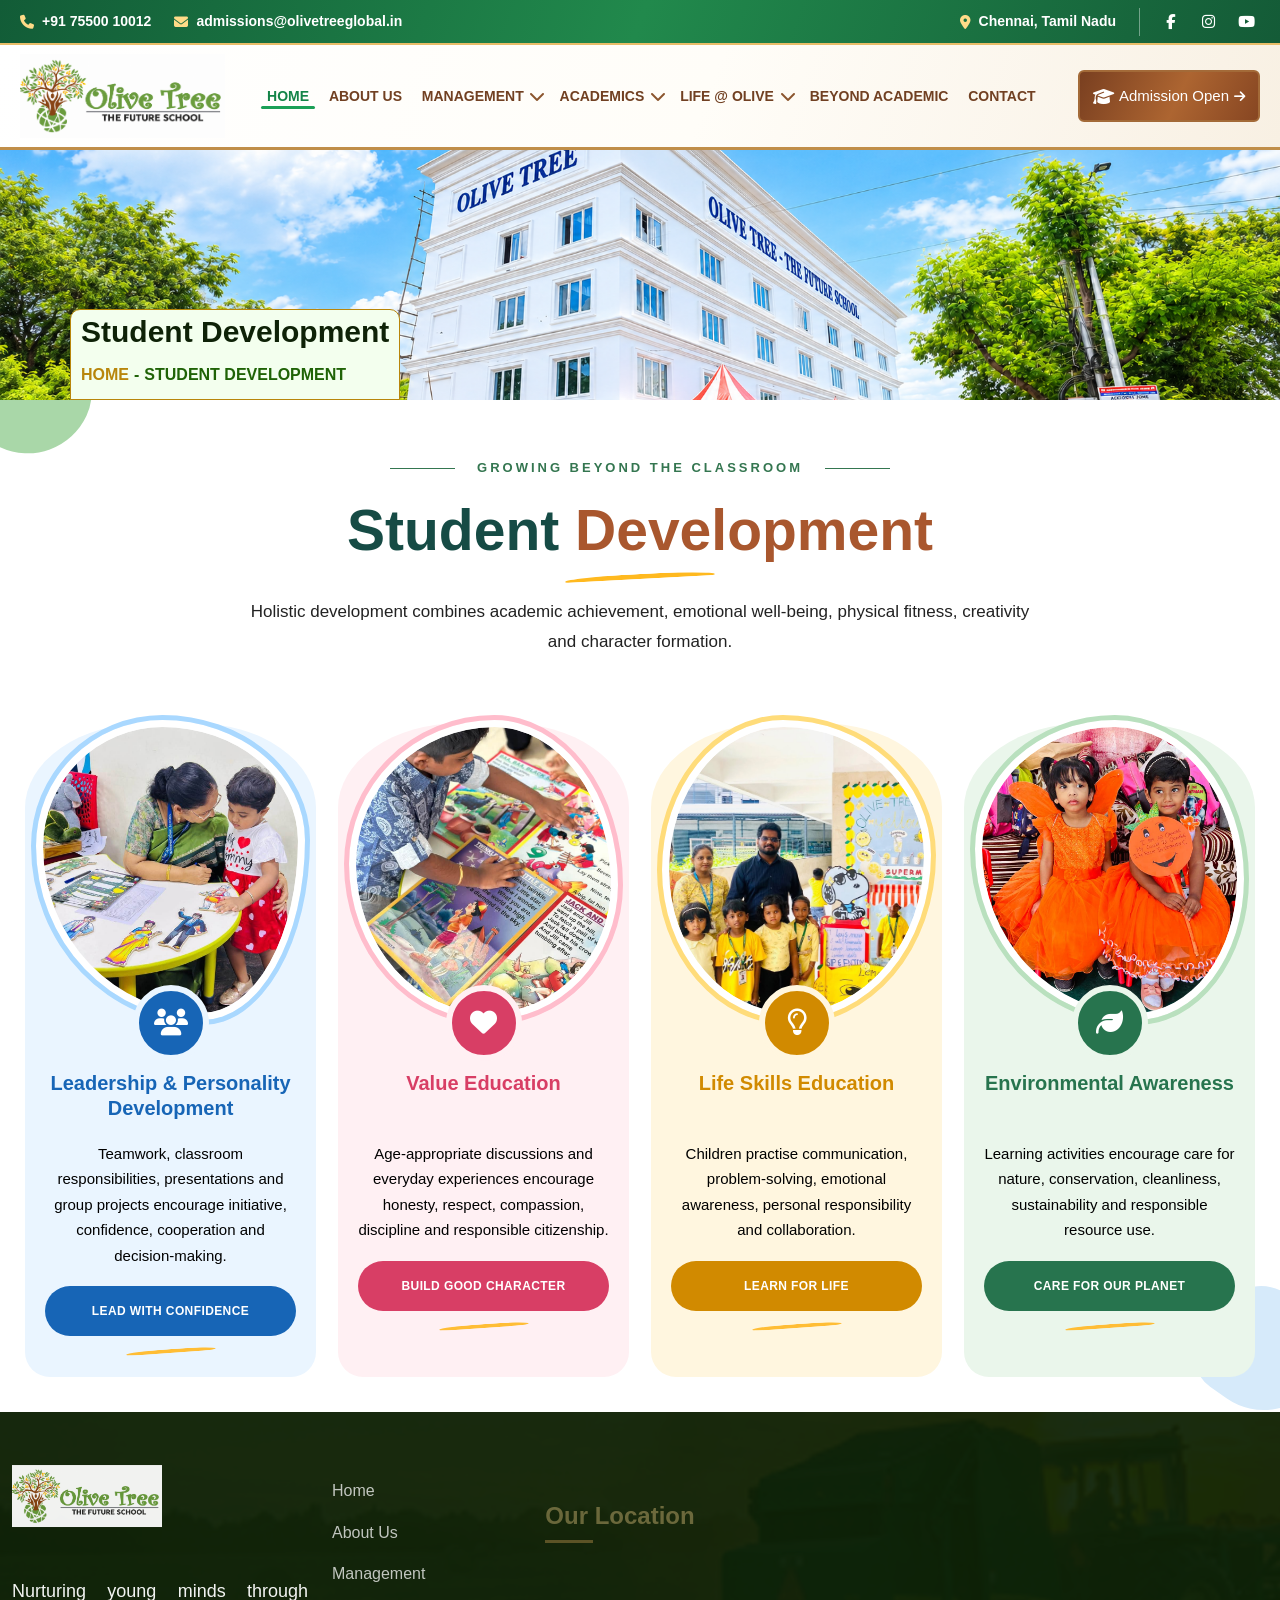
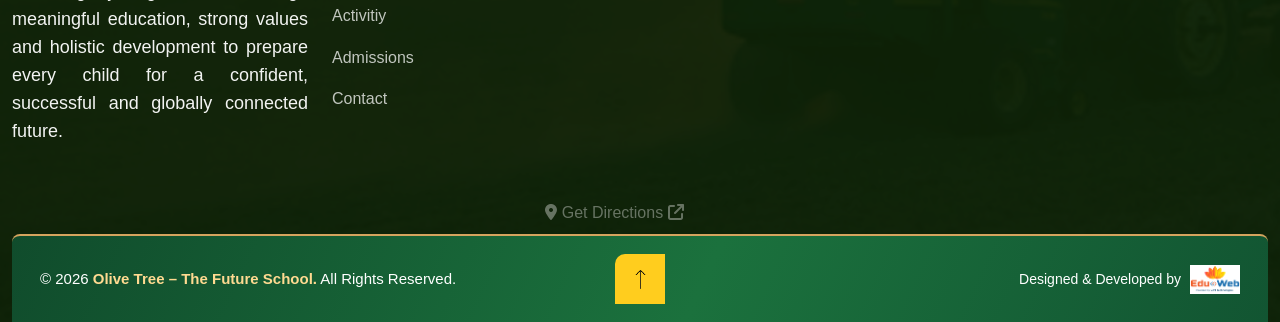
<file: student-development.html>
<!DOCTYPE html>
<html lang="en">


<meta http-equiv="content-type" content="text/html;charset=utf-8" />

<head>
    <meta charset="UTF-8">
    <meta name="viewport" content="width=device-width, initial-scale=1.0">
    <title> OLIVE TREE FUTURE SCHOOL</title>
    <link rel="stylesheet" href="assets/css/bootstrap.min.css">
    <link rel="stylesheet" href="assets/css/style.css">
    <link rel="stylesheet" href="assets/css/custom.css">
    <link rel="stylesheet" href="assets/css/swiper-bundle.min.css">
    <link rel="stylesheet" href="assets/fonts/fontawesome-free-6.7.1-web/css/all.min.css">
    <link rel="shortcut icon" type="image/x-icon" href="assets/img/future.png">
</head>

<body>

    <!-- =========================================
     OLIVE TREE SCHOOL HEADER
========================================= -->

    <header class="ot-header" id="otHeader">

        <!-- ========== TOP HEADER ========== -->
        <div class="ot-top-header">
            <div class="ot-header-container ot-top-inner">

                <div class="ot-top-left">

                    <a href="tel:+917550010012">
                        <i class="fa-solid fa-phone"></i>
                        +91 75500 10012
                    </a>

                    <a href="mailto:admissions@olivetreeglobal.in">
                        <i class="fa-solid fa-envelope"></i>
                        admissions@olivetreeglobal.in
                    </a>

                </div>

                <div class="ot-top-right">

                    <span class="ot-top-location">
                        <i class="fa-solid fa-location-dot"></i>
                        Chennai, Tamil Nadu
                    </span>

                    <div class="ot-social-links">
                        <a href="#" aria-label="Facebook">
                            <i class="fa-brands fa-facebook-f"></i>
                        </a>
                        <a href="#" aria-label="Instagram">
                            <i class="fa-brands fa-instagram"></i>
                        </a>
                        <a href="#" aria-label="YouTube">
                            <i class="fa-brands fa-youtube"></i>
                        </a>
                    </div>

                </div>

            </div>
        </div>

        <!-- ========== MAIN HEADER ========== -->
        <div class="ot-main-header">
            <div class="ot-header-container ot-main-inner">

                <!-- LOGO ONLY -->
                <a href="index.html" class="ot-header-logo">
                    <img src="assets/img/future.png" alt="Olive Tree Group of Schools">
                </a>

              <!-- NAVIGATION -->
<nav class="ot-main-nav" id="otMainNav" aria-label="Main navigation">

    <ul class="ot-nav-list">

        <!-- HOME -->
        <li>
            <a href="index.html" class="ot-nav-link active" aria-current="page">
                HOME
            </a>
        </li>

        <!-- ABOUT US -->
        <li>
            <a href="about.html" class="ot-nav-link">
                ABOUT US
            </a>
        </li>

        <!-- MANAGEMENT -->
        <li class="ot-dropdown-parent">

            <div class="ot-nav-row">
                <a href="management.html" class="ot-nav-link">
                    MANAGEMENT
                </a>

                <button
                    class="ot-submenu-toggle"
                    type="button"
                    aria-label="Toggle Management submenu"
                    aria-expanded="false"
                >
                    <i class="fa-solid fa-chevron-down" aria-hidden="true"></i>
                </button>
            </div>

            <ul class="ot-submenu">
                <li>
                    <a href="chairman.html">Chairman's Message</a>
                </li>
                <li>
                    <a href="ceo.html">CEO's Message</a>
                </li>
                <li>
                    <a href="correspondent.html">Correspondent's Message</a>
                </li>
            </ul>

        </li>

        <!-- ACADEMICS -->
        <li class="ot-dropdown-parent">

            <div class="ot-nav-row">
                <a href="academics.html" class="ot-nav-link">
                    ACADEMICS
                </a>

                <button
                    class="ot-submenu-toggle"
                    type="button"
                    aria-label="Toggle Academics submenu"
                    aria-expanded="false"
                >
                    <i class="fa-solid fa-chevron-down" aria-hidden="true"></i>
                </button>
            </div>

            <ul class="ot-submenu">
                <li>
                    <a href="pre-primary.html">Pre-Primary</a>
                </li>
                <li>
                    <a href="primary.html">Primary</a>
                </li>
                <li>
                    <a href="middle-school.html">Middle School</a>
                </li>
            
            </ul>

        </li>

        <!-- LIFE AT OLIVE -->
        <li class="ot-dropdown-parent">

            <div class="ot-nav-row">
                <a href="life-at-olive.html" class="ot-nav-link">
                    LIFE @ OLIVE
                </a>

                <button
                    class="ot-submenu-toggle"
                    type="button"
                    aria-label="Toggle Life at Olive submenu"
                    aria-expanded="false"
                >
                    <i class="fa-solid fa-chevron-down" aria-hidden="true"></i>
                </button>
            </div>

            <ul class="ot-submenu">
                <li>
                    <a href="student-development.html">
                        Student Development
                    </a>
                </li>
        
                <li>
                    <a href="parents-corner.html">
                        Parents' Corner
                    </a>
                </li>
            </ul>

        </li>

         <li>
                    <a href="beyond-academics.html" class="ot-nav-link">
                        BEYOND ACADEMIC
                    </a>
                </li>

        <!-- CONTACT -->
        <li>
            <a href="contact.html" class="ot-nav-link">
                CONTACT
            </a>
        </li>

    </ul>

</nav>


                <!-- RIGHT ACTIONS -->
                <div class="ot-header-actions">

                    <a href="admission.html" class="ot-admission-button">
                        <i class="fa-solid fa-graduation-cap"></i>
                        <span style="color: white;">Admission Open</span>
                        <i class="fa-solid fa-arrow-right ot-admission-arrow"></i>
                    </a>

                    <button class="ot-mobile-toggle" id="otMobileToggle" type="button" aria-label="Open menu"
                        aria-controls="otMainNav" aria-expanded="false">
                        <i class="fa-solid fa-bars"></i>
                    </button>

                </div>

            </div>
        </div>

        <!-- MOBILE OVERLAY -->
        <div class="ot-nav-overlay" id="otNavOverlay"></div>

    </header>

    <!-- =========================================
     HEADER JAVASCRIPT
========================================= -->

    <script>
        document.addEventListener("DOMContentLoaded", function () {

            const toggle = document.getElementById("otMobileToggle");
            const nav = document.getElementById("otMainNav");
            const overlay = document.getElementById("otNavOverlay");
            const submenuButtons = document.querySelectorAll(
                ".ot-submenu-toggle"
            );

            function closeMenu() {
                nav.classList.remove("ot-nav-active");
                overlay.classList.remove("ot-overlay-active");
                document.body.classList.remove("ot-menu-open");

                toggle.setAttribute("aria-expanded", "false");
                toggle.setAttribute("aria-label", "Open menu");
                toggle.innerHTML = '<i class="fa-solid fa-bars"></i>';

                document.querySelectorAll(".ot-dropdown-parent")
                    .forEach(item => item.classList.remove("ot-submenu-open"));

                submenuButtons.forEach(button => {
                    button.setAttribute("aria-expanded", "false");
                });
            }

            toggle.addEventListener("click", function () {
                if (nav.classList.contains("ot-nav-active")) {
                    closeMenu();
                } else {
                    nav.classList.add("ot-nav-active");
                    overlay.classList.add("ot-overlay-active");
                    document.body.classList.add("ot-menu-open");

                    toggle.setAttribute("aria-expanded", "true");
                    toggle.setAttribute("aria-label", "Close menu");
                    toggle.innerHTML = '<i class="fa-solid fa-xmark"></i>';
                }
            });

            overlay.addEventListener("click", closeMenu);

            submenuButtons.forEach(button => {
                button.addEventListener("click", function () {

                    const parent = button.closest(".ot-dropdown-parent");
                    const isOpen = parent.classList.contains("ot-submenu-open");

                    document.querySelectorAll(".ot-dropdown-parent")
                        .forEach(item => {
                            item.classList.remove("ot-submenu-open");
                            item.querySelector(".ot-submenu-toggle")
                                .setAttribute("aria-expanded", "false");
                        });

                    if (!isOpen) {
                        parent.classList.add("ot-submenu-open");
                        button.setAttribute("aria-expanded", "true");
                    }
                });
            });

            document.addEventListener("keydown", function (event) {
                if (event.key === "Escape") closeMenu();
            });

            window.addEventListener("resize", function () {
                if (window.innerWidth > 1100) closeMenu();
            });

        });
    </script>


        <!--===== Hero Section    S T A R T =====-->
        <section class="sb-hero-area">
            <div class="sb-breadcrum ">
                <div class="sb-breadcrum-thumb">

                    <img src="assets/img/banner1.png" alt="" style="height:250px;">



                </div>
                <div class="container position-relative">
                    <div class="sb-breadcrum-content ">

                        <h2 class="sb-breadcrum-title"> Student Development</h2>


                        <ul class="d-inline-flex align-items-center">
                           <li><a href="index.html" style="color:
                             darkgoldenrod;font-weight: 700;">HOME </a></li>
                            <li> - </li>
                            <li> Student Development</li>

                        </ul>
                    </div>
                </div>


            </div>
        </section>


<!-- STUDENT DEVELOPMENT BANNER -->
<section class="student-banner">
    <div class="student-banner-inner">

        <header class="student-banner-heading">
            <div class="student-eyebrow">
                <span></span>
                GROWING BEYOND THE CLASSROOM
                <span></span>
            </div>

            <h2>Student <strong>Development</strong></h2>

            <div class="heading-underline"></div>

            <p>
                Holistic development combines academic achievement,
                emotional well-being, physical fitness, creativity
                and character formation.
            </p>
        </header>

        <div class="student-banner-grid">

            <!-- CARD 1 -->
            <article class="student-item leadership">
                <div class="student-photo photo-one">
                    <img src="assets/img/socialactivity.jpg"
                         alt="Students developing leadership skills">
                    <span class="photo-decoration"></span>
                </div>

                <div class="student-icon">
                    <i class="fas fa-users"></i>
                </div>

                <h3>Leadership & Personality Development</h3>

                <p>
                    Teamwork, classroom responsibilities, presentations
                    and group projects encourage initiative, confidence,
                    cooperation and decision-making.
                </p>

                <div class="student-pill">LEAD WITH CONFIDENCE</div>
                <div class="student-underline"></div>
            </article>

            <!-- CARD 2 -->
            <article class="student-item values">
                <div class="student-photo photo-two">
                    <img src="assets/img/englishlearning.jpg"
                         alt="Students practising values and respect">
                    <span class="photo-decoration"></span>
                </div>

                <div class="student-icon">
                    <i class="fas fa-heart"></i>
                </div>

                <h3>Value Education</h3>

                <p>
                    Age-appropriate discussions and everyday experiences
                    encourage honesty, respect, compassion, discipline
                    and responsible citizenship.
                </p>

                <div class="student-pill">BUILD GOOD CHARACTER</div>
                <div class="student-underline"></div>
            </article>

            <!-- CARD 3 -->
            <article class="student-item skills">
                <div class="student-photo photo-three">
                    <img src="assets/img/lemon.jpg"
                         alt="Children learning together">
                    <span class="photo-decoration"></span>
                </div>

                <div class="student-icon">
                    <i class="far fa-lightbulb"></i>
                </div>

                <h3>Life Skills Education</h3>

                <p>
                    Children practise communication, problem-solving,
                    emotional awareness, personal responsibility
                    and collaboration.
                </p>

                <div class="student-pill">LEARN FOR LIFE</div>
                <div class="student-underline"></div>
            </article>

            <!-- CARD 4 -->
            <article class="student-item environment">
                <div class="student-photo photo-four">
                    <img src="assets/img/gallery1/New folder/org.jpeg"
                         alt="Student caring for a young plant">
                    <span class="photo-decoration"></span>
                </div>

                <div class="student-icon">
                    <i class="fas fa-leaf"></i>
                </div>

                <h3>Environmental Awareness</h3>

                <p>
                    Learning activities encourage care for nature,
                    conservation, cleanliness, sustainability
                    and responsible resource use.
                </p>

                <div class="student-pill">CARE FOR OUR PLANET</div>
                <div class="student-underline"></div>
            </article>

        </div>

      
    </div>
</section>




    <!--===== footer Section    S T A R T =====-->
    <footer class="bg-img pt-120 content" data-bg-src="assets/images/background/footer1.1-bg.png">

        <div class="sb-footer overflow-x-hidden">
            <div class="container">
                <div class="row  ">
                    <div class="col-lg-3 col-md-7">
                        <div class="mb-40 mb-lg-0 fade-up">
                            <div class="sb-footer-logo pb-50">
                                <img src="assets/img/future.png" alt="" style="width: 150px;">
                            </div>
                            <p class="sb-footer- fs-18">Nurturing young minds through meaningful education,
                            strong values and holistic development to prepare
                            every child for a confident, successful and
                            globally connected future.</p>
                        </div>
                    </div>
                    <div class="col-xl-2 col-lg-2 col-md-5">

                        <div class="sb-footer-item pl-60 mb-40 mb-lg-0 fade-up">
    <ul>
                                <li><a href="index.html">Home</a> </li>
                                <li><a href="about.html">About Us</a> </li>
                                <li><a href="chairman.html">Management</a></li>
                                <li><a href="beyond-academics.html">Activitiy</a> </li>
                                <li><a href="admission.html">Admissions</a></li>
                                <li><a href="contact.html">Contact</a></li>

                            </ul>
                        </div>
                    </div>
            
<!-- ===== FOOTER GOOGLE MAP LOCATION ===== -->
<div class="col-lg-4 col-xl-4 col-md-7">
    <div class="sb-footer-item sb-footer-location fade-up">

        <h4 class="sb-footer-title">Our Location</h4>

        <div class="sb-footer-map">
            <iframe
                src="https://www.google.com/maps?q=Kodungaiyur,Chennai,Tamil+Nadu&output=embed"
                title="School Location"
                width="100%"
                height="220"
                style="border:0;"
                loading="lazy"
                referrerpolicy="no-referrer-when-downgrade"
                allowfullscreen>
            </iframe>
        </div>

        <a
            href="https://www.google.com/maps/search/?api=1&query=Kodungaiyur+Chennai+Tamil+Nadu"
            target="_blank"
            rel="noopener noreferrer"
            class="sb-footer-map-link">

            <i class="fa-solid fa-location-dot"></i>
            Get Directions
            <i class="fa-solid fa-arrow-up-right-from-square"></i>

        </a>

    </div>
</div>

                    <div class="col-lg-3 col-xl-3 col-md-5">
                        <div class=" pl-36 fade-up">
                            <h4 class="sb-footer-title">Contact</h4>
                            <ul>
                                <li><a href="tel:+1800123654987com" class="d-inline-flex align-items-center"> <img
                                            class="mr-10" src="assets/images/icon/footer_icon-1.png" alt="footer_icon">
                                       +917550010012
</a></li>
                                <li><a href="#" class="d-inline-flex align-items-center"> <img class="mr-10"
                                            src="assets/images/icon/footer_icon-2.png" alt="footer_icon">Vijay Skyline, E Main Rd, Welcome Colony, Anna Nagar, Chennai, Tamil Nadu 600101</a></li>
                                <li><a href="mailto:argonic.needhelp@company.com"
                                        class="d-inline-flex align-items-center"><img class="mr-10"
                                            src="assets/images/icon/footer_icon-3.png" alt="footer_icon">
                                       admissions@olivetreeglobal.in</a></li>
                            </ul>
                           
                        </div>
                    </div>
                </div>
            </div>
       
<!-- ===== FOOTER BOTTOM START ===== -->

<div class="container">
    <div class="sb-footer-bottom">
        <div class="sb-footer-bottom-wrapper">

            <!-- COPYRIGHT -->
            <div class="sb-footer-copyright">
                <p>
                    &copy; 2026
                    <strong>Olive Tree – The Future School.</strong>
                    All Rights Reserved.
                </p>
            </div>

            <!-- DESIGNED BY -->
            <div class="sb-footer-designer">
                <span>Designed &amp; Developed by</span>

                <a href="https://www.eduweb.co.in" target="_blank"
                   rel="noopener noreferrer"
                   class="sb-footer-designer-link">

                    <img
                        src="assets/img/New folder/companylogo.png"
                        alt="Eduweb Tech Logo">

                </a>
            </div>

            <!-- BACK TO TOP -->
            <button
                class="sb-backToTop"
                id="backToTop"
                type="button"
                aria-label="Back to top">

                <img
                    src="assets/images/icon/arrow-up.png"
                    alt="">
            </button>

        </div>
    </div>
</div>

<!-- ===== FOOTER BOTTOM END ===== -->

        </div>



    </footer>


    <script src="assets/js/jquery-3.7.1.min.js"></script>
    <!--  isotope link-->
    <script src="assets/js/isotope.pkgd.min.js"></script>
    <!--  imagesloaded link-->
    <script src="assets/js/imagesloaded.pkgd.min.js"></script>
    <!--===== Bootstrap link =====-->
    <script src="assets/js/bootstrap.bundle.min.js"></script>
    <!-- Waypoints link -->
    <script src="assets/js/jquery.waypoints.min.js"></script>
    <!-- CounterUp link-->
    <script src="assets/js/jquery.counterup.min.js"></script>
    <!-- Swiper link-->
    <script src="assets/js/swiper-bundle.min.js"></script>
    <!-- magnific link-->
    <script src="assets/js/jquery.magnific-popup.min.js"></script>
    <!-- gsap link-->
    <script src="assets/js/gsap.js"></script>
    <!-- gsap link-->
    <script src="assets/js/gsap-split-text.js"></script>
    <!-- gsap scroll link-->
    <script src="assets/js/gsap-scroll-trigger.js"></script>
    <!-- Main js link-->
    <script src="assets/js/main.js"></script>


</body>



</html>
</file>
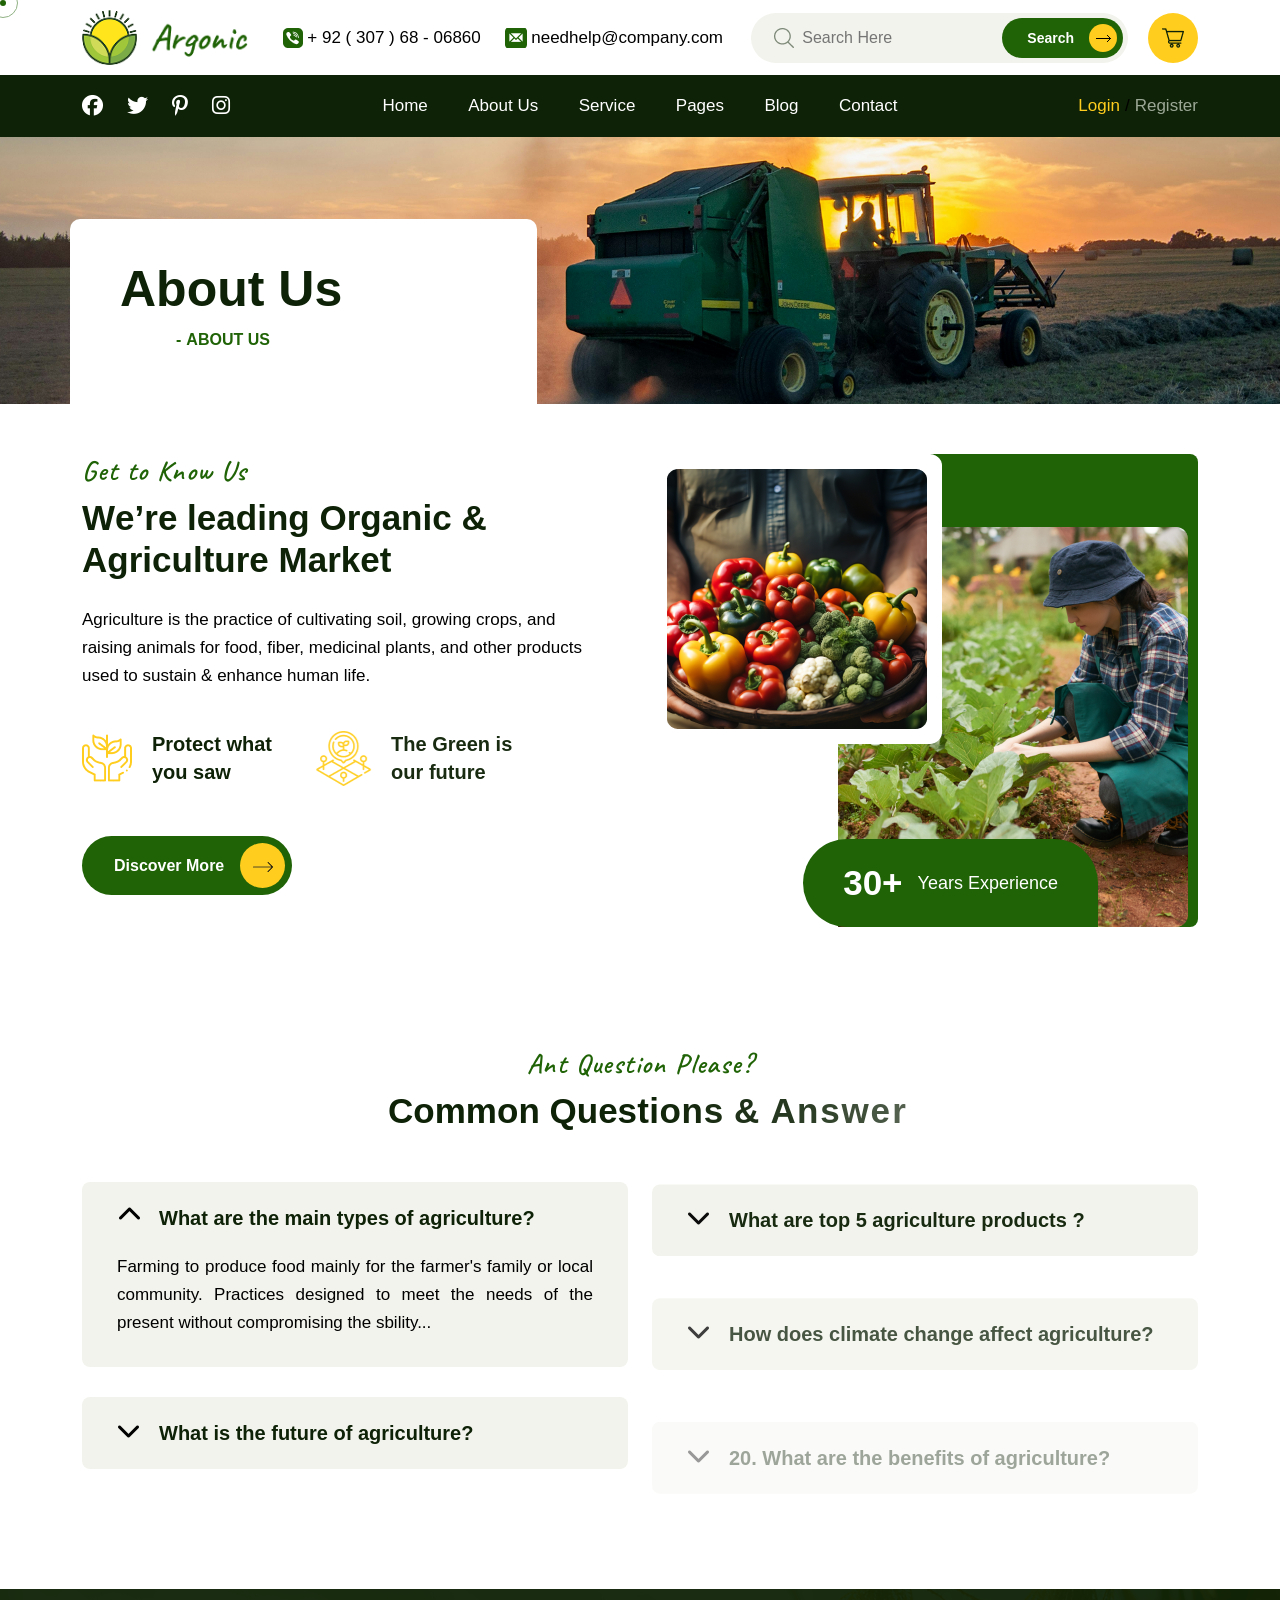
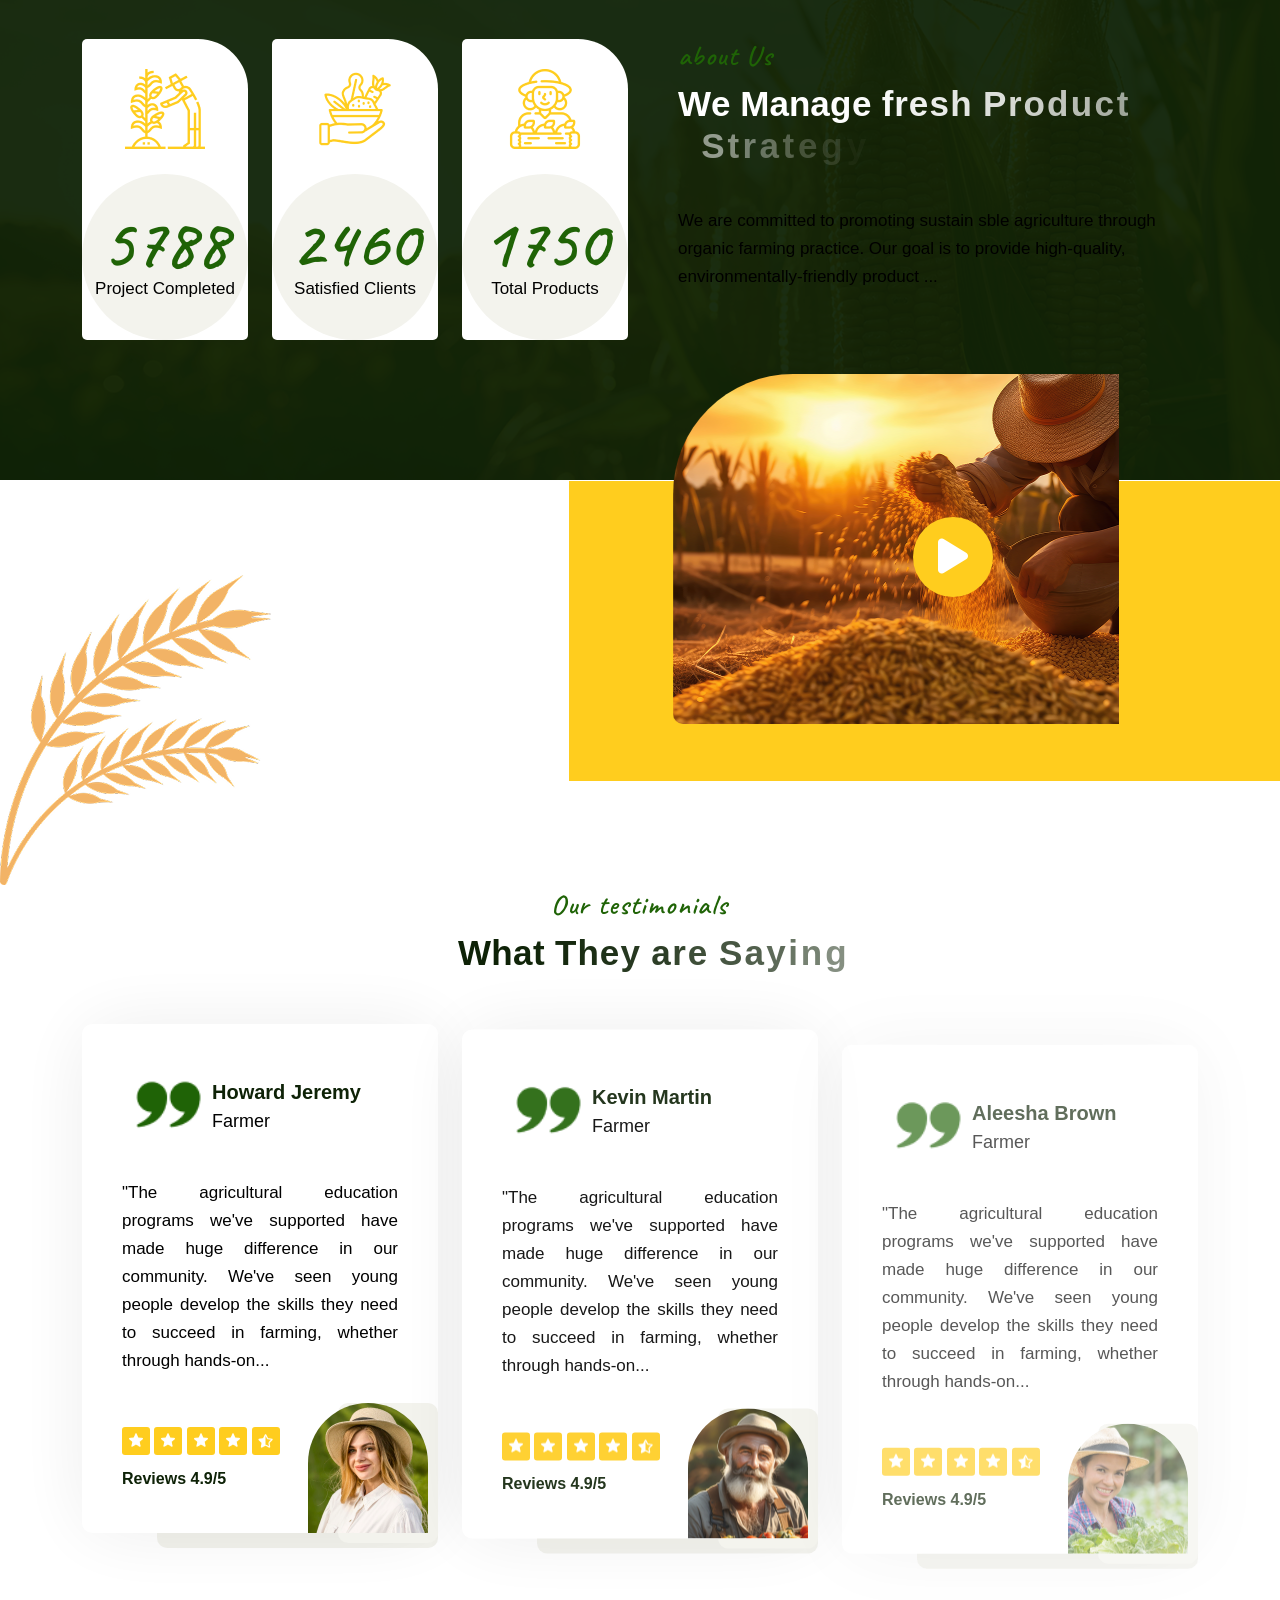
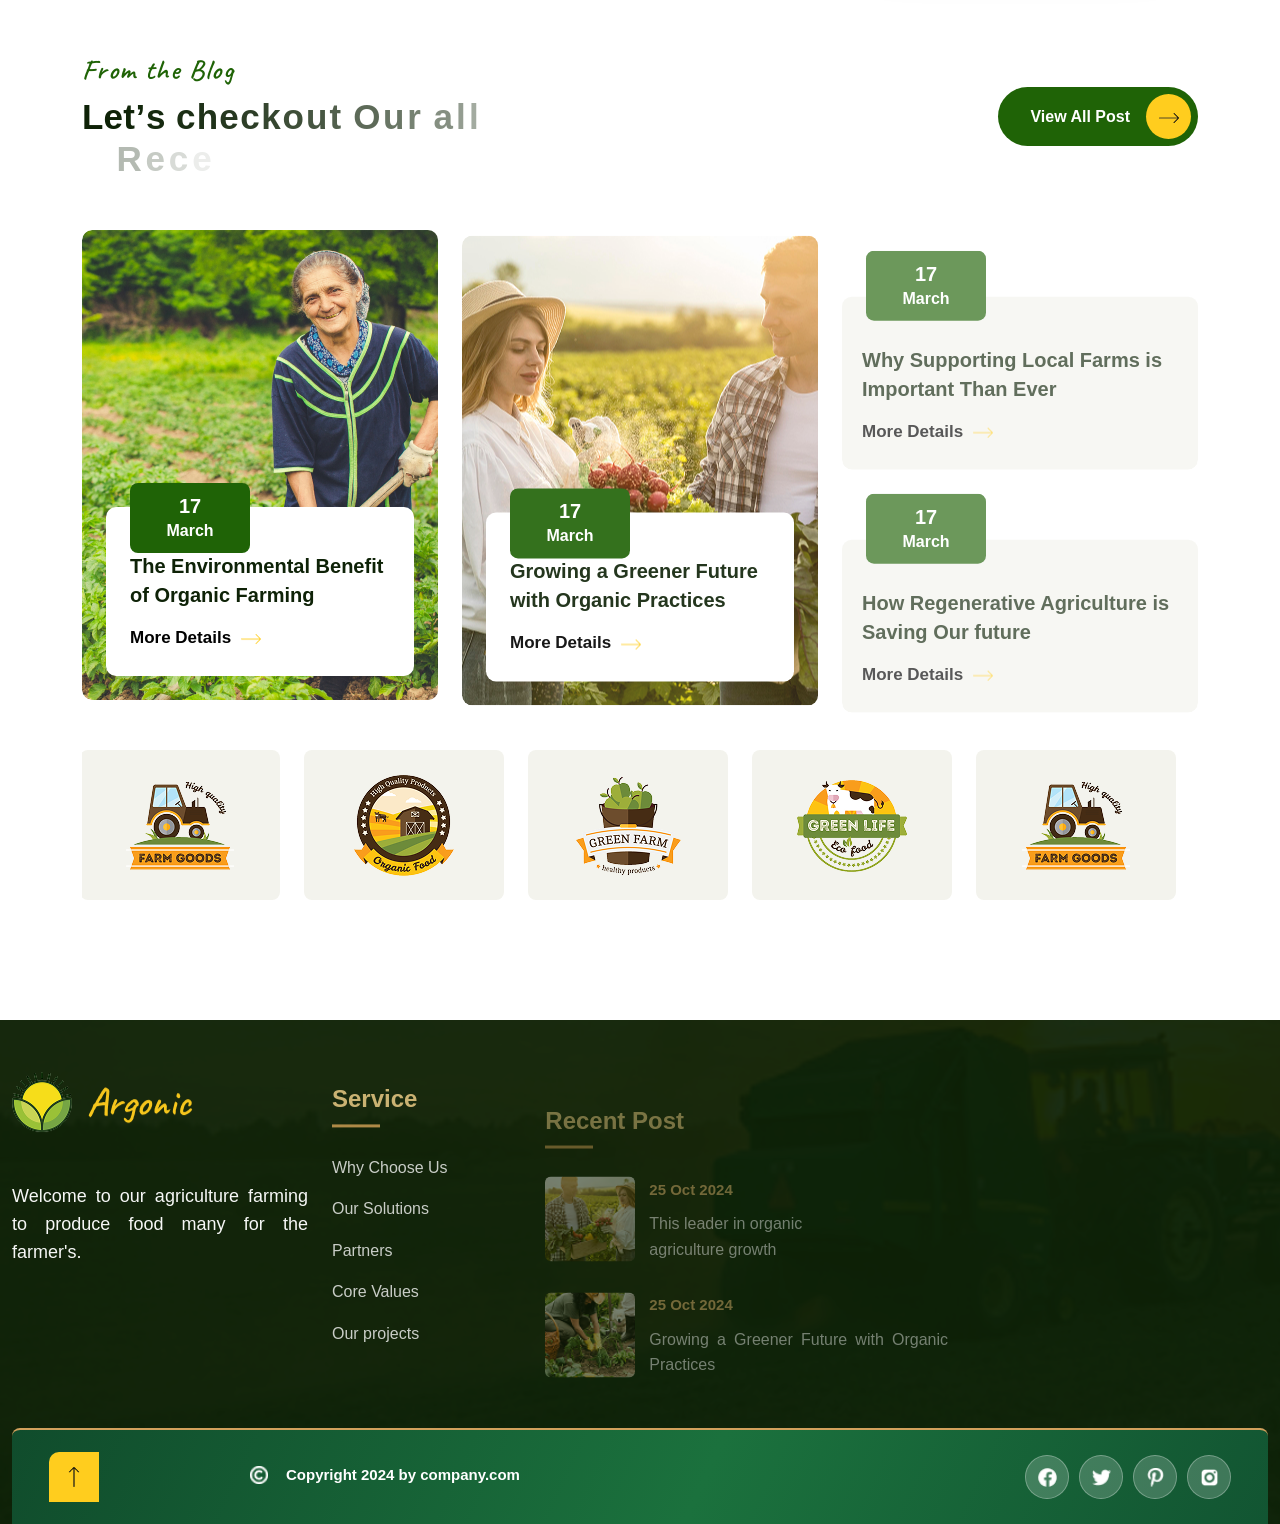
<file: olivefutureschool/about.html>
<!DOCTYPE html>
<html lang="en">


<!-- Mirrored from argonic-agriculture-and-organic-farm-html-template.vercel.app/about.html by HTTrack Website Copier/3.x [XR&CO'2014], Wed, 21 Oct 2026 15:26:16 GMT -->
<!-- Added by HTTrack --><meta http-equiv="content-type" content="text/html;charset=utf-8" /><!-- /Added by HTTrack -->
<head>
    <meta charset="UTF-8">
    <meta name="viewport" content="width=device-width, initial-scale=1.0">
    <title> Argonic - Agriculture And Organic Farm Template </title>
    <link rel="stylesheet" href="assets/css/bootstrap.min.css">
    <link rel="stylesheet" href="assets/css/animate.min.css">
    <link rel="stylesheet" href="assets/css/magnific-popup.css">
    <link rel="stylesheet" href="assets/css/style.css">
    <link rel="stylesheet" href="assets/css/swiper-bundle.min.css">
    <link rel="stylesheet" href="assets/fonts/fontawesome-free-6.7.1-web/css/all.min.css">
    <link rel="shortcut icon" type="image/x-icon" href="assets/images/fevicon.svg">




</head>

<body>
    <!-- Preloader start -->
    <div class="sb-page-loader">
        <img src="assets/images/logo/preloader.svg" class="position-absolute" alt="preloader-logo">
        <span class="loader">
        </span>
    </div>

    <!--===== Mouse Cursor Start =====-->
    <div class=" sb-mouse-cursor  sb-cursor-outer"></div>
    <div class=" sb-mouse-cursor  sb-cursor-inner"></div>




    <!--===== Header Section    S T A R T =====-->
    <header>
        <div class="sb-header-wrapper " id="header-area-top">
            <div class="container">


                <div class="sb-header-top  ">
                    <div class="row align-items-center">
                        <div class="col-xl-2 col-lg-3 col-md-5 col-6">
                            <div class="sb-header-top-logo">
                                <a href="index.html">
                                    <img class="img-fluid" src="assets/images/logo/logo.png" alt="">
                                </a>
                            </div>
                        </div>
                        <div class="col-xl-5  d-xl-block d-none">
                            <div class="sb-header-top-address  align-items-center justify-content-end d-flex">
                                <div class="mr-50">
                                    <img src="assets/images/icon/phone.png" alt="">
                                    <span class="">+ 92 ( 307 ) 68 - 06860</span>
                                </div>
                                <div>
                                    <img src="assets/images/icon/email.png" alt="">
                                    <span class="">needhelp@company.com</span>
                                </div>
                            </div>
                        </div>
                        <div class="col-lg-9 col-xl-5 col-md-7 col-6">
                            <div class="d-flex align-items-center justify-content-end ">
                                <div class="sb-header-top-search mr-20 d-none d-md-block">
                                    <div class="sb-header-top-search-group">
                                        <div
                                            class="sb-header-top-search-input position-relative d-inline-flex align-items-center">
                                            <label id="searchHeader">
                                                <img class="mr-8" src="assets/images/icon/search.png" alt="search">
                                            </label>
                                            <input type="search" placeholder="Search here" name="searchHeader">

                                        </div>

                                        <div class="sb-header-top-search-btn d-flex">
                                            <a href="#!" class="sb-btn-header">
                                                <div class="sb-btn-header-text  d-none d-lg-block">


                                                    <span class="sb-btn-header-text-1">search</span>
                                                    <span class="sb-btn-header-text-2">search</span>

                                                </div>

                                                <div class="sb-btn-icon">
                                                    <img src="assets/images/icon/right-arrow.png" alt="">
                                                </div>
                                            </a>
                                        </div>

                                    </div>
                                </div>

                                <a href="#!" class="sb-header-top-cart ">
                                    <img src="assets/images/icon/header-cart.png" alt="">
                                </a>
                                <div class="sb-header-top-menu ">
                                    <button><i class="fa-solid fa-bars"></i></button>
                                </div>
                            </div>

                        </div>
                    </div>
                </div>
            </div>
            <div id="header-area" class="header-area d-none d-lg-block   header-area-space-2">

                <div class="header-wrapper  sb-header  br-12">
                    <div class="container">
                        <div class="row align-items-center">
                            <div class="col-lg-3  col-md-6">
                                <div class=" header-social gap-4 d-inline-flex">
                                    <a href="#!" class="d-inline-block ">
                                        <i class="fa-brands fa-facebook"></i>
                                    </a>
                                    <a href="#!" class=" d-inline-block ">
                                        <i class="fa-brands fa-twitter"></i>
                                    </a>
                                    <a href="#!" class=" d-inline-block ">
                                        <i class="fa-brands fa-pinterest-p"></i>
                                    </a>
                                    <a href="#!" class=" d-inline-block ">
                                        <i class="fa-brands fa-instagram"></i>
                                    </a>
                                </div>
                            </div>

                            <div class="col-lg-6   ">

                                <div class="d-flex  justify-content-center  d-none d-lg-flex align-items-center">
                                    <div class="main-menu  ">
                                        <nav class="mobile-menu-active">

                                            <ul>
                                                <li class="has-drop"><a href="index-2.html">home</a>




                                                    <ul class="sub-menu">
                                                        <li><a href="index.html">home one</a>

                                                        </li>

                                                        <li><a href="home-two.html">home two</a>
                                                        <li><a href="home-three.html">home three</a>

                                                    </ul>

                                                </li>
                                                <li><a href="about.html"> about Us</a>   </li>

                                                <li><a href="service.html">service</a>

                                                    <ul class="sub-menu">
                                                        <li><a href="service.html">service</a>
                                                        </li>

                                                        <li><a href="service-details.html">service details</a></li>

                                                    </ul>
                                                </li>



                                          


                                                <li><a href="index-2.html">pages</a>

                                                    <ul class="sub-menu">
                                                        <li><a href="about.html"> about</a>

                                                        </li>


                                                        <li><a href="service-details.html"> service details</a></li>
                                                        <li><a href="team-details.html"> team details</a></li>
                                                        <li><a href="project.html"> project</a></li>
                                                        <li><a href="project-details.html"> project details</a></li>
                                                        <li><a href="blog-details.html"> Blog details</a></li>
                                                        <li><a href="contact.html"> contact us</a></li>


                                                    </ul>
                                                </li>

                                                <li><a href="blog.html">blog</a>

                                                    <ul class="sub-menu">
                                                        <li><a href="blog.html">blog</a>
                                                        </li>

                                                        <li><a href="blog-details.html">blog details</a></li>

                                                    </ul>
                                                </li>
                                                <li><a class="border-0" href="contact.html">contact</a>

                                                </li>

                                            </ul>
                                        </nav>
                                    </div>

                                </div>
                            </div>
                            <div class="col-lg-3     col-md-6 ">
                                <div class="header justify-content-end d-flex">

                                    <a href="#!" class="sb-sec">Login</a> <span class="pl-5 pr-5">/</span> <a href="#!"
                                        class="register">Register</a>



                                </div>
                            </div>


                        </div>
                    </div>



                </div>
            </div>


        </div>
    </header>










    <!--===== Mobilemenu    S T A R T =====-->
    <div class="mobile-offcanvas">
        <div class="mobile-offcanvas-wrapper">
            <div class="mobile-offcanvas-header mb-40">
                <a href="index.html" class="mobile-offcanvas-logo">
                    <img class="img-fluid" src="assets/images/logo/logo.png" alt="load">
                </a>
                <div class="mobile-offcanvas-close">
                    <button><i class="fa-solid fa-xmark"></i></button>
                </div>
            </div>


            <div class="mobile-offcanvas-menu d-xl-none d-lg-none d-md-block d-block mb-30">
                <nav>

                </nav>
            </div>






            <div class="mobile-offcanvas-info mb-30">
                <h4 class=" fs-24 mb-20">Information</h4>

                <div class="mobile-offcanvas-info-item d-flex align-items-center gap-3 mb-20">

                    <img src="assets/images/icon/phone.png" alt="">



                    <a href="tel:(629)555-0129" class="mobile-offcanvas-info-text">(629) 555-0129</a>

                </div>
                <div class="mobile-offcanvas-info-item d-flex align-items-center gap-3 mb-20">

                    <img src="assets/images/icon/email.png" alt="">



                    <a href="mailto:tim.jennings@example.com" class="info-text">tim.jennings@example.com</a>

                </div>



            </div>
            <div class="mobile-offcanvas-social">
                <h4 class="fs-24 mb-20">Follow Us</h4>
                <a href="#"><i class="fa-brands fa-facebook"></i></a>
                <a href="#"><i class="fa-brands fa-instagram"></i></a>
                <a href="#"><i class="fa-brands fa-youtube"></i></a>
                <a href="#"><i class="fa-brands fa-linkedin"></i></a>
            </div>
        </div>
    </div>



    <!--=====  offcanvas    S T A R T =====-->


    <div class="mobile-offcanvas-overlay "></div>

    <!--===== Main Section    S T A R T =====-->
    <main>
        <!--===== Hero Section    S T A R T =====-->
        <section class="sb-hero-area">
            <div class="sb-breadcrum ">
                <div class="sb-breadcrum-thumb">

                    <img src="assets/images/hero/breadcrum-bg.png" alt="">



                </div>
                <div class="container position-relative">
                    <div class="sb-breadcrum-content ">

                        <h2 class="sb-breadcrum-title">About Us</h2>


                        <ul class="d-inline-flex align-items-center">
                            <li><a href="index.html">HOME </a></li>
                            <li> - </li>
                            <li>ABOUT US </li>

                        </ul>
                    </div>
                </div>


            </div>




        </section>



        <!--=====  about Section    S T A R T =====-->
        <section class="sb-about-area content pt-120 pb-120 overflow-hidden">

            <div class="container">
                <div class="sb-about">
                    <div class="row ">
                        <div class="col-lg-6">
                            <div class="sb-section-title-wrapper">

                                <h4 class="sb-section-subtitle mb-10">
                                    Get to Know Us

                                </h4>
                                <h2 class="sb-section-title pb-25 split-text right">
                                    We’re leading Organic &
                                    Agriculture Market
                                </h2>
                                <p>Agriculture is the practice of cultivating soil, growing crops, and <br>
                                    raising animals for food, fiber, medicinal plants, and other products <br>
                                    used to sustain & enhance human life.</p>

                                <div class="sb-about-item flex-column flex-md-row   d-flex mt-40 mb-50">
                                    <div
                                        class="sb-about-item-box pr-40 mb-30 mb-md-0 d-inline-flex align-items-center fade-left">
                                        <img class="mr-20" src="assets/images/icon/about_icon-1.png" alt="">
                                        <span class="sb-about-item-text fs-20-black fs-20">Protect what <br>
                                            you saw</span>
                                    </div>
                                    <div class="sb-about-item-box d-inline-flex align-items-center fade-right">
                                        <img class="mr-20" src="assets/images/icon/about_icon-2.png" alt="">
                                        <span class="sb-about-item-text fs-20-black fs-20">The Green is <br>
                                            our future</span>
                                    </div>
                                </div>

                                <div class="sb-btn-wrapper position-relative d-inline-block">

                                    <a href="about.html" class="sb-btn sb-btn-two">
                                        <div class="sb-btn-text sb-btn-two-text position-relative">

                                            <span class="sb-btn-text-1">Discover More</span>
                                            <span class="sb-btn-text-2">Discover More</span>
                                        </div>


                                        <div class="sb-btn-icon">
                                            <img class="" src="assets/images/icon/right-arrow-2.png" alt="">
                                        </div>
                                    </a>
                                </div>
                            </div>

                        </div>
                        <div class="col-lg-6 ">
                            <div class="sb-about-thumb  mt-50 overflow-hidden mt-lg-0">
                                <div class="reveal right">
                                    <img class="img-fluid text-end" src="assets/images/about/about-thumb.png" alt="">
                                </div>

                                <div class="sb-about-expr jus d-inline-flex align-items-center">
                                    <h3 class="sb-section-title sb-section-title-white mr-15">
                                        30+
                                    </h3> <span class="fs-18">Years Experience</span>
                                </div>

                            </div>

                        </div>
                    </div>
                </div>
            </div>
        </section>





        <!-- START faq  ===================== -->
        <section class="sb-faq-area pb-120 content ">
            <div class="container">
                <div class="sb-section-title-wrapper text-center  pb-50">
                    <h4 class="sb-section-subtitle mb-10">
                        Ant Question Please?

                    </h4>
                    <h2 class="sb-section-title split-text right">
                        Common Questions & Answer
                    </h2>

                </div>

                <div class="sb-faq">
                    <div class="accordion accordion-flush" id="accordionPanelsStayOpenExample">
                        <div class="row g-4 ">


                            <div class="col-xl-6 col-lg-12">
                                <div class="sb-accordion-item mb-30 fade-up">
                                    <h2 class="accordion-header">
                                        <button class="sb-accordion-button" type="button" data-bs-toggle="collapse"
                                            data-bs-target="#panelsStayOpen-collapseOne" aria-expanded="true"
                                            aria-controls="panelsStayOpen-collapseOne">
                                            <span class="sb-accordion-icon"><i
                                                    class="fa-solid fa-chevron-down mr-18 "></i></span> What are the
                                            main types of agriculture?
                                        </button>
                                    </h2>
                                    <div id="panelsStayOpen-collapseOne" class="accordion-collapse collapse show">
                                        <div class="sb-accordion-body pb-9">

                                            <p> Farming to produce food mainly for the farmer's family or local
                                                community. Practices designed to meet the needs of the present
                                                without compromising the sbility...</p>


                                        </div>
                                    </div>
                                </div>
                                <div class="sb-accordion-item fade-up">
                                    <h2 class="accordion-header">
                                        <button class="sb-accordion-button collapsed" type="button"
                                            data-bs-toggle="collapse" data-bs-target="#panelsStayOpen-collapseTwo"
                                            aria-expanded="false" aria-controls="panelsStayOpen-collapseTwo">
                                            <span class="sb-accordion-icon"><i
                                                    class="fa-solid fa-chevron-down mr-18 "></i></span> What is the
                                            future of agriculture?
                                        </button>
                                    </h2>
                                    <div id="panelsStayOpen-collapseTwo" class="accordion-collapse collapse">
                                        <div class="sb-accordion-body">
                                            <p> Farming to produce food mainly for the farmer's family or local
                                                community. Practices designed to meet the needs of the present
                                                without compromising the sbility...</p>
                                        </div>
                                    </div>
                                </div>

                            </div>

                            <div class="col-xl-6 col-lg-12">
                                <div class="sb-accordion-item mb-30 fade-up">
                                    <h2 class="accordion-header">
                                        <button class="sb-accordion-button collapsed" type="button"
                                            data-bs-toggle="collapse" data-bs-target="#panelsStayOpen-collapseThree"
                                            aria-expanded="false" aria-controls="panelsStayOpen-collapseThree">
                                            <span class="sb-accordion-icon"><i
                                                    class="fa-solid fa-chevron-down mr-18 "></i></span> What are top 5
                                            agriculture products ?
                                        </button>
                                    </h2>
                                    <div id="panelsStayOpen-collapseThree" class="accordion-collapse collapse">
                                        <div class="sb-accordion-body">
                                            <p> Farming to produce food mainly for the farmer's family or local
                                                community. Practices designed to meet the needs of the present
                                                without compromising the sbility...</p>
                                        </div>
                                    </div>
                                </div>
                                <div class="sb-accordion-item mb-30 fade-up">
                                    <h2 class="accordion-header">
                                        <button class="sb-accordion-button collapsed" type="button"
                                            data-bs-toggle="collapse" data-bs-target="#panelsStayOpen-collapsefive"
                                            aria-expanded="false" aria-controls="panelsStayOpen-collapsefive">
                                            <span class="sb-accordion-icon"><i
                                                    class="fa-solid fa-chevron-down mr-18 "></i></span> How does climate
                                            change affect agriculture?
                                        </button>
                                    </h2>
                                    <div id="panelsStayOpen-collapsefive" class="accordion-collapse collapse">
                                        <div class="sb-accordion-body">
                                            <p> Farming to produce food mainly for the farmer's family or local
                                                community. Practices designed to meet the needs of the present
                                                without compromising the sbility...</p>
                                        </div>
                                    </div>
                                </div>
                                <div class="sb-accordion-item fade-up">
                                    <h2 class="accordion-header">
                                        <button class="sb-accordion-button collapsed" type="button"
                                            data-bs-toggle="collapse" data-bs-target="#panelsStayOpen-collapsesix"
                                            aria-expanded="false" aria-controls="panelsStayOpen-collapsesix">
                                            <span class="sb-accordion-icon"><i
                                                    class="fa-solid fa-chevron-down mr-18 "></i></span> 20. What are the
                                            benefits of agriculture?
                                        </button>
                                    </h2>
                                    <div id="panelsStayOpen-collapsesix" class="accordion-collapse collapse">
                                        <div class="sb-accordion-body">
                                            <p> Farming to produce food mainly for the farmer's family or local
                                                community. Practices designed to meet the needs of the present
                                                without compromising the sbility...</p>
                                        </div>
                                    </div>
                                </div>
                            </div>
                        </div>
                    </div>
                </div>
            </div>
        </section>






        <!--=====  about us Section    S T A R T =====-->

        <section class="sb-about-two-area bg-img pt-120 pb-140" data-bg-src="assets/images/background/about-two-bg.png">
            <div class="container">
                <div class="sb-about__two">
                    <div class="row  overflow-hidden ">
                        <div class="col-xl-6">
                            <div class="row g-4 gy-xl-0">
                                <div class="col-md-4">
                                    <div class="sb-about__two__counter text-center">
                                        <img class="mb-25 pt-30" src="assets/images/icon/about-two1.1.png"
                                            alt=" about__two__counter">
                                        <div class="sb-about__two__counter__num">
                                            <h3 class="sb-about__two__counter__num__text">5788</h3>
                                            <p>Project Completed</p>
                                        </div>


                                    </div>
                                </div>
                                <div class="col-md-4">
                                    <div class="sb-about__two__counter text-center">
                                        <img class="mb-25 pt-30" src="assets/images/icon/about-two1.3.png"
                                            alt=" about__two__counter">
                                        <div class="sb-about__two__counter__num">
                                            <h3 class="sb-about__two__counter__num__text">2460</h3>
                                            <p>Satisfied Clients </p>
                                        </div>


                                    </div>
                                </div>
                                <div class="col-md-4">
                                    <div class="sb-about__two__counter text-center">
                                        <img class="mb-25 pt-30" src="assets/images/icon/about-two1.2.png"
                                            alt=" about__two__counter">
                                        <div class="sb-about__two__counter__num">
                                            <h3 class="sb-about__two__counter__num__text">1750
                                            </h3>
                                            <p>Total Products </p>
                                        </div>


                                    </div>
                                </div>

                            </div>
                        </div>
                        <div class="col-xl-6">
                            <div class="sb-section-title-wrapper mt-50 mt-xl-0 pl-26">

                                <h4 class="sb-section-subtitle mb-10">
                                    about Us

                                </h4>
                                <h2 class="sb-section-title sb-section-title-white pb-40 split-text right">

                                    We Manage fresh Product
                                    Strategy

                                </h2>

                                <p>We are committed to promoting sustain sble agriculture through <br>
                                    organic farming practice. Our goal is to provide high-quality, <br>
                                    environmentally-friendly product ...</p>


                            </div>
                        </div>
                    </div>
                </div>
            </div>

        </section>


        <!--===== Cta Section    S T A R T =====-->
        <div>
            <div class="sb-cta d-none d-md-block">

                <div class="row p-0 m-0 gx-0 ">
                    <div class="col-lg-5">
                        <div class="sb-cta-shape d-none d-xl-block">
                            <img src="assets/images/shape/cta-shape.png" alt="shape">
                        </div>
                    </div>
                    <div class="col-lg-7 ">
                        <div class="position-relative justify-content-end d-none d-xl-block">
                            <div class="sb-cta-thumb  ">


                                <div class="position-relative d-inline-block">
                                    <div class="reveal left">
                                        <img src="assets/images/about/about-two1.1.png" alt="">

                                    </div>

                                    <div class="sb-cta-num d-none d-xxl-block">
                                        <a href="tel:(+0085442331006)">+ 00 8544 2331 006</a>
                                    </div>
                                </div>
                                <a href="https://www.youtube.com/watch?v=nK9d09fFSyc"
                                    class="sb-cta-video popup-video  ripple">
                                    <i class="fa-solid fa-play"></i>
                                </a>



                                <div class="sb-cta-bg">

                                </div>

                            </div>

                        </div>
                    </div>
                </div>

            </div>
        </div>


        <!--===== Testimonial Section    S T A R T =====-->
        <section class="sb-testimonial-area pt-120 pb-120 content">
            <div class="container">
                <div class="sb-section-title-wrapper text-center   mb-50">
                    <h4 class="sb-section-subtitle mb-10">
                        Our testimonials


                    </h4>
                    <h2 class="sb-section-title split-text right">
                        What They are Saying
                    </h2>

                </div>
                <div class="sb-testi">
                    <div class="row g-4 gy-lg-0">
                        <div class="col-lg-4 col-md-6 fade-up">
                            <div class="sb-testi-item ">

                                <div class="sb-testi-item-box pb-30 d-inline-flex align-items-center">
                                    <div class="sb-testi-item-box-icon mr-20">
                                        <img class=" " src="assets/images/icon/Quote.png" alt="">
                                    </div>
                                    <div>
                                        <span class="sb-testi-item-text fs-20-black fs-20">


                                            Howard Jeremy

                                        </span>
                                        <p class="fs-18 fs-18-white2"> Farmer</p>

                                    </div>
                                </div>
                                <div class="sb-testi-item-body   d-inline-block   ">


                                    <p class="sb-testi-item-text">"The agricultural education programs we've
                                        supported have made huge difference in our
                                        community. We've seen young people develop
                                        the skills they need to succeed in farming,
                                        whether through hands-on...</p>

                                </div>

                                <div class="sb-testi-item-box mt-52  d-flex justify-content-between align-items-center">
                                    <div class="sb-testi-item-box-shape">


                                    </div>

                                    <div>
                                        <div class="sb-tesit-item-box-star mb-10">
                                            <span><img src="assets/images/icon/star.png" alt=""></span>
                                            <span><img src="assets/images/icon/star.png" alt=""></span>
                                            <span><img src="assets/images/icon/star.png" alt=""></span>
                                            <span><img src="assets/images/icon/star.png" alt=""></span>
                                            <span><img src="assets/images/icon/half-star.png" alt=""></span>
                                        </div>
                                        <span class="sb-testi-item-box-text fs-16  mr-20">


                                            Reviews 4.9/5
                                        </span>

                                    </div>

                                    <div class="sb-testi-item-box-thumb">
                                        <img class=" " src="assets/images/testimonial/test1.1.png" alt="">
                                    </div>
                                </div>
                            </div>
                        </div>
                        <div class="col-lg-4 col-md-6 fade-up">
                            <div class="sb-testi-item mt-18 mt-md-0 ">

                                <div class="sb-testi-item-box pb-30 d-inline-flex align-items-center">
                                    <div class="sb-testi-item-box-icon mr-20">
                                        <img class=" " src="assets/images/icon/Quote.png" alt="">
                                    </div>
                                    <div>
                                        <span class="sb-testi-item-text fs-20-black fs-20">


                                            Kevin Martin


                                        </span>
                                        <p class="fs-18 fs-18-white2"> Farmer</p>

                                    </div>
                                </div>
                                <div class="sb-testi-item-body   d-inline-block   ">


                                    <p class="sb-testi-item-text">"The agricultural education programs we've
                                        supported have made huge difference in our
                                        community. We've seen young people develop
                                        the skills they need to succeed in farming,
                                        whether through hands-on...</p>

                                </div>

                                <div class="sb-testi-item-box mt-52  d-flex justify-content-between align-items-center">
                                    <div class="sb-testi-item-box-shape">


                                    </div>

                                    <div>
                                        <div class="sb-tesit-item-box-star mb-10">
                                            <span><img src="assets/images/icon/star.png" alt=""></span>
                                            <span><img src="assets/images/icon/star.png" alt=""></span>
                                            <span><img src="assets/images/icon/star.png" alt=""></span>
                                            <span><img src="assets/images/icon/star.png" alt=""></span>
                                            <span><img src="assets/images/icon/half-star.png" alt=""></span>
                                        </div>
                                        <span class="sb-testi-item-box-text fs-16  mr-20">


                                            Reviews 4.9/5
                                        </span>

                                    </div>

                                    <div class="sb-testi-item-box-thumb">
                                        <img class=" " src="assets/images/testimonial/test1.2.png" alt="">
                                    </div>
                                </div>
                            </div>
                        </div>

                        <div class="col-lg-4 col-md-6 fade-up">
                            <div class="sb-testi-item mt-18 mt-lg-0">

                                <div class="sb-testi-item-box pb-30 d-inline-flex align-items-center">
                                    <div class="sb-testi-item-box-icon mr-20">
                                        <img class=" " src="assets/images/icon/Quote.png" alt="">
                                    </div>
                                    <div>
                                        <span class="sb-testi-item-text fs-20-black fs-20">


                                            Aleesha Brown


                                        </span>
                                        <p class="fs-18 fs-18-white2"> Farmer</p>

                                    </div>
                                </div>
                                <div class="sb-testi-item-body   d-inline-block   ">


                                    <p class="sb-testi-item-text">"The agricultural education programs we've
                                        supported have made huge difference in our
                                        community. We've seen young people develop
                                        the skills they need to succeed in farming,
                                        whether through hands-on...</p>

                                </div>

                                <div class="sb-testi-item-box mt-52  d-flex justify-content-between align-items-center">
                                    <div class="sb-testi-item-box-shape">


                                    </div>

                                    <div>
                                        <div class="sb-tesit-item-box-star mb-10">
                                            <span><img src="assets/images/icon/star.png" alt=""></span>
                                            <span><img src="assets/images/icon/star.png" alt=""></span>
                                            <span><img src="assets/images/icon/star.png" alt=""></span>
                                            <span><img src="assets/images/icon/star.png" alt=""></span>
                                            <span><img src="assets/images/icon/half-star.png" alt=""></span>
                                        </div>
                                        <span class="sb-testi-item-box-text fs-16  mr-20">


                                            Reviews 4.9/5
                                        </span>

                                    </div>

                                    <div class="sb-testi-item-box-thumb">
                                        <img class=" " src="assets/images/testimonial/test1.3.png" alt="">
                                    </div>
                                </div>
                            </div>
                        </div>

                    </div>
                </div>
            </div>

        </section>

        <!--===== Blog Section    S T A R T =====-->

        <section class="sb-blog-area content">
            <div class="container">

                <div class="mb-50">
                    <div class="row align-items-center g-4 gy-md-0">
                        <div class="col-md-7">
                            <div class="sb-section-title-wrapper    ">
                                <h4 class="sb-section-subtitle mb-10">
                                    From the Blog


                                </h4>
                                <h2 class="sb-section-title split-text right">

                                    Let’s checkout Our all <br class="d-none d-lg-block">
                                    Recent Blog
                                </h2>

                            </div>
                        </div>
                        <div class="col-md-5">
                            <div class="sb-btn-wrapper position-relative  d-flex justify-content-lg-end  ">

                                <a href="blog-details.html" class="sb-btn sb-btn-two">
                                    <div class="sb-btn-text sb-btn-two-text position-relative">

                                        <span class="sb-btn-text-1">view all post </span>
                                        <span class="sb-btn-text-2">view all post </span>
                                    </div>


                                    <div class="sb-btn-icon">
                                        <img class="" src="assets/images/icon/right-arrow-2.png" alt="">
                                    </div>
                                </a>
                            </div>
                        </div>
                    </div>

                </div>
                <div class="sb-blog-wrapper">
                    <div class="row g-4 gy-xl-0">
                        <div class="col-xl-4 col-md-6">
                            <div class="sb-blog fade-up">

                                <img class=" br-10" src="assets/images/blog/blog-1.1.jpg" alt="blog">

                                <div class="sb-blog-content position-absolute">

                                    <div class="sb-blog-date">
                                        <span class="fs-24-white fs-24  sb-blog-date-text">17</span>
                                        <span class="d-block fs-16 fs-16-white">March</span>
                                    </div>
                                    <h4 class=" pt-44 ">
                                        <a href="blog-details.html" class="fs-24 ">The Environmental Benefit
                                            of Organic Farming</a>
                                    </h4>

                                    <p class="sb-blog-content-text-desc  ">We are committed to
                                        promoting sus-
                                        tain sble agriculture through organic ...</p>
                                    <a href="blog-details.html" class="sb-blog-btn pt-15 d-inline-block">More Details
                                        <img src="assets/images/icon/arrow-right-yellow.png" alt="arrow"> </a>
                                </div>
                            </div>
                        </div>
                        <div class="col-xl-4 col-md-6 ">
                            <div class="sb-blog fade-up">
                                <a href="blog-details.html" class="sb-blog-thumb   ">

                                    <img class=" br-10" src="assets/images/blog/blog-1.2.jpg" alt="blog">

                                </a>
                                <div class="sb-blog-content position-absolute">

                                    <div class="sb-blog-date">
                                        <span class="  fs-24 sb-blog-date-text fs-24-white">17</span>
                                        <span class="d-block fs-16 fs-16-white ">March</span>
                                    </div>
                                    <h4 class=" pt-44 ">
                                        <a href="blog-details.html" class="fs-24 ">Growing a Greener Future
                                            with Organic Practices</a>
                                    </h4>
                                    <p class="sb-blog-content-text-desc  ">We are committed to
                                        promoting sus-
                                        tain sble agriculture through organic ...</p>


                                    <a href="blog-details.html" class="sb-blog-btn pt-15 d-inline-block">More Details
                                        <img src="assets/images/icon/arrow-right-yellow.png" alt="arrow"> </a>
                                </div>
                            </div>
                        </div>
                        <div class="col-xl-4 col-md-12">
                            <div class="sb-blog-right fade-up">
                                <div class="row flex-row flex-xl-column">
                                    <div class="col-xl-12 col-md-6">
                                        <div class="sb-blog mb-24 revel up">

                                            <div class=" sb-blog-content-last2  ">

                                                <div class="position-relative z-3">
                                                    <div class="sb-blog-date sb-blog-date-last2 ">
                                                        <span class="fs-24-white fs-24  sb-blog-date-text">17</span>
                                                        <span class="d-block fs-16 fs-16-white">March</span>
                                                    </div>
                                                </div>
                                                <div class=" sb-blog-content-text ">
                                                    <h4>
                                                        <a href="blog-details.html" class="fs-24 ">Why Supporting Local
                                                            Farms
                                                            is Important Than Ever</a>
                                                    </h4>


                                                    <a href="blog-details.html"
                                                        class="sb-blog-btn pt-15 d-inline-block">More
                                                        Details
                                                        <img src="assets/images/icon/arrow-right-yellow.png"
                                                            alt="arrow"> </a>
                                                </div>
                                            </div>
                                        </div>
                                    </div>
                                    <div class="col-xl-12 col-md-6">
                                        <div class="sb-blog ">

                                            <div class=" sb-blog-content-last2  ">
                                                <div class="position-relative z-3">
                                                    <div class="sb-blog-date sb-blog-date-last2 ">
                                                        <span class="fs-24-white fs-24  sb-blog-date-text">17</span>
                                                        <span class="d-block fs-16 fs-16-white">March</span>
                                                    </div>
                                                </div>

                                                <div class=" sb-blog-content-text">
                                                    <h4>
                                                        <a href="blog-details.html" class="fs-24 ">How Regenerative
                                                            Agriculture
                                                            is Saving Our future</a>
                                                    </h4>


                                                    <a href="blog-details.html"
                                                        class="sb-blog-btn pt-15 d-inline-block">More
                                                        Details
                                                        <img src="assets/images/icon/arrow-right-yellow.png"
                                                            alt="arrow"> </a>
                                                </div>
                                            </div>
                                        </div>
                                    </div>
                                </div>

                            </div>



                        </div>
                    </div>
                </div>
            </div>

        </section>



        <div class="pt-120  pb-120">
            <div class="container">
                <div class="swiper  sb-brand-active " dir="ltr">
                    <div class="swiper-wrapper brand-animation">
                        <div class="swiper-slide  sb-slide-block">
                            <a href="#!" class="sb-client-item">
                                <img src="assets/images/logo/sb-client1.1.png" alt="">
                            </a>
                        </div>
                        <div class="swiper-slide  sb-slide-block">
                            <a href="#!" class="sb-client-item">
                                <img src="assets/images/logo/sb-client1.2.png" alt="">
                            </a>
                        </div>
                        <div class="swiper-slide  sb-slide-block">
                            <a href="#!" class="sb-client-item">
                                <img src="assets/images/logo/sb-client1.3.png" alt="">
                            </a>
                        </div>
                        <div class="swiper-slide  sb-slide-block">
                            <a href="#!" class="sb-client-item">
                                <img src="assets/images/logo/sb-client1.4.png" alt="">
                            </a>
                        </div>
                        <div class="swiper-slide  sb-slide-block">
                            <a href="#!" class="sb-client-item">
                                <img src="assets/images/logo/sb-client1.5.png" alt="">
                            </a>
                        </div>
                        <div class="swiper-slide  sb-slide-block">
                            <a href="#!" class="sb-client-item">
                                <img src="assets/images/logo/sb-client1.6.png" alt="">
                            </a>
                        </div>
                        <div class="swiper-slide  sb-slide-block">
                            <a href="#!" class="sb-client-item">
                                <img src="assets/images/logo/sb-client1.4.png" alt="">
                            </a>
                        </div>
                        <div class="swiper-slide  sb-slide-block">
                            <a href="#!" class="sb-client-item">
                                <img src="assets/images/logo/sb-client1.1.png" alt="">
                            </a>
                        </div>
                        <div class="swiper-slide  sb-slide-block">
                            <a href="#!" class="sb-client-item">
                                <img src="assets/images/logo/sb-client1.2.png" alt="">
                            </a>
                        </div>

                        <div class="swiper-slide  sb-slide-block">

                            <a href="#!" class="sb-client-item">
                                <img src="assets/images/logo/sb-client1.4.png" alt="">
                            </a>
                        </div>

                    </div>
                </div>
            </div>
        </div>


    </main>



    <!--===== footer Section    S T A R T =====-->
    <footer class="bg-img pt-120 content" data-bg-src="assets/images/background/footer1.1-bg.png">

        <div class="sb-footer overflow-x-hidden">
            <div class="container">
                <div class="row  ">
                    <div class="col-lg-3 col-md-7">
                        <div class="mb-40 mb-lg-0 fade-up">
                            <div class="sb-footer-logo pb-50">
                                <img src="assets/images/logo/logo-2.png" alt="">
                            </div>
                            <p class="sb-footer- fs-18">Welcome to our agriculture
                                farming to produce food many
                                for the farmer's.</p>
                        </div>
                    </div>
                    <div class="col-xl-2 col-lg-2 col-md-5">

                        <div class="sb-footer-item pl-60 mb-40 mb-lg-0 fade-up">
                            <h4 class="sb-footer-title">Service</h4>

                            <ul>

                                <li><a href="#!">Why Choose Us</a> </li>
                                <li><a href="#!">Our Solutions </a></li>
                                <li><a href="#!">Partners</a> </li>
                                <li><a href="#!">Core Values</a> </li>
                                <li><a href="project.html">Our projects</a></li>
                            </ul>
                        </div>
                    </div>
                    <div class="col-lg-4 col-xl-4 col-md-7">

                        <div class="sb-footer-item pl-84 fade-up">
                            <h4 class="sb-footer-title">Recent Post</h4>
                            <div class="sb-footer-item-box pb-30 d-inline-flex align-items-center">
                                <div class="sb-footer-item-box-icon mr-20">
                                    <img class=" " src="assets/images/blog/blog-small-1.1.png" alt="">
                                </div>
                                <div>


                                    <span class="sb-footer-item-text fs-20-black fs-20 d-inline-block mb-10">


                                        25 Oct 2024

                                    </span>
                                    <a href="blog-details.html" class="fs-18 d-block">This leader in organic <br>
                                        agriculture growth </a>
                                </div>
                            </div>
                            <div class="sb-footer-item-box pb-30 d-inline-flex align-items-center">
                                <div class="sb-testi-item-box-icon mr-20">
                                    <img class=" " src="assets/images/blog/blog-small-1.2.png" alt="">
                                </div>
                                <div>

                                    <span class="sb-footer-item-text fs-20-black d-inline-block fs-20 mb-10">

                                        25 Oct 2024

                                    </span>
                                    <a href="blog-details.html" class="fs-18 d-inline-block"> Growing a Greener Future
                                        with Organic Practices</a>
                                </div>
                            </div>
                        </div>

                    </div>
                    <div class="col-lg-3 col-xl-3 col-md-5">
                        <div class=" pl-36 fade-up">
                            <h4 class="sb-footer-title">Contact</h4>
                            <ul>
                                <li><a href="tel:+1800123654987com" class="d-inline-flex align-items-center"> <img
                                            class="mr-10" src="assets/images/icon/footer_icon-1.png" alt="footer_icon">
                                        + 92 (307) 68-06860</a></li>
                                <li><a href="#" class="d-inline-flex align-items-center"> <img class="mr-10"
                                            src="assets/images/icon/footer_icon-2.png" alt="footer_icon"> 88 Broklyn
                                        Golden USA</a></li>
                                <li><a href="mailto:argonic.needhelp@company.com"
                                        class="d-inline-flex align-items-center"><img class="mr-10"
                                            src="assets/images/icon/footer_icon-3.png" alt="footer_icon">
                                        needhelp@company.com </a></li>
                            </ul>
                            <div class="sb-header-top-search mt-30 ">
                                <div class="sb-footer-search-group">
                                    <div class="sb-footer-search-input position-relative">

                                        <input type="text" placeholder="Email Address" name="send">

                                    </div>



                                    <div class="sb-footer-search-btn d-flex  ">



                                        <a href="#!" class="sb-footer-search-btn-icon">
                                            <img src="assets/images/icon/right-arrow.png" alt="">
                                        </a>

                                    </div>

                                </div>
                            </div>


                        </div>
                    </div>
                </div>
            </div>
            <div class="container ">
                <div class="sb-footer-bottom mt-80 ">
                    <div class="container">
                        <div class="sb-footer-bottom-wrapper">
                            <div class="row align-items-center">
                                <div class="col-md-2 ">
                                    <button class="sb-backToTop" id="backToTop">
                                        <img src="assets/images/icon/arrow-up.png" alt="arrow">
                                    </button>
                                </div>
                                <div class="col-md-6 ">
                                    <div class="sb-footer-bottom-copyright d-inline-flex align-items-center">
                                        <div>
                                            <img class=" mr-10" src="assets/images/icon/copyright.png" alt="copyright">
                                        </div>

                                        <p class="sb-footer-bottom-copyright-text mt-1">Copyright 2024 by company.com
                                        </p>
                                    </div>
                                </div>
                                <div class="col-md-4">
                                    <div
                                        class="sb-footer-bottom-social  d-none d-md-flex justify-content-lg-end d-flex">
                                        <a href="#!" class="sb-footer-bottom-social-icon">
                                            <img src="assets/images/icon/facebook.png" alt="">
                                        </a>
                                        <a href="#!" class="sb-footer-bottom-social-icon">
                                            <img src="assets/images/icon/footer-twitter.png" alt="">
                                        </a>
                                        <a href="#!" class="sb-footer-bottom-social-icon">
                                            <img src="assets/images/icon/pinterest.png" alt="">
                                        </a>
                                        <a href="#!" class="sb-footer-bottom-social-icon">
                                            <img src="assets/images/icon/instagram.png" alt="">
                                        </a>
                                    </div>
                                </div>
                            </div>
                        </div>
                    </div>
                </div>
            </div>
        </div>



    </footer>

    <script src="assets/js/jquery-3.7.1.min.js"></script>
    <!--  isotope link-->
    <script src="assets/js/isotope.pkgd.min.js"></script>
    <!--  imagesloaded link-->
    <script src="assets/js/imagesloaded.pkgd.min.js"></script>
    <!--===== Bootstrap link =====-->
    <script src="assets/js/bootstrap.bundle.min.js"></script>
    <!-- Waypoints link -->
    <script src="assets/js/jquery.waypoints.min.js"></script>
    <!-- CounterUp link-->
    <script src="assets/js/jquery.counterup.min.js"></script>
    <!-- Swiper link-->
    <script src="assets/js/swiper-bundle.min.js"></script>
    <!-- magnific link-->
    <script src="assets/js/jquery.magnific-popup.min.js"></script>
    <!-- gsap link-->
    <script src="assets/js/gsap.js"></script>
    <!-- gsap link-->
    <script src="assets/js/gsap-split-text.js"></script>
    <!-- gsap scroll link-->
    <script src="assets/js/gsap-scroll-trigger.js"></script>
    <!-- Main js link-->
    <script src="assets/js/main.js"></script>


</body>


<!-- Mirrored from argonic-agriculture-and-organic-farm-html-template.vercel.app/about.html by HTTrack Website Copier/3.x [XR&CO'2014], Wed, 21 Oct 2026 15:26:17 GMT -->
</html>
</file>
<file: olivefutureschool/assets/css/style.css>
/************ TABLE OF CONTENTS ***************

	-----------------
	*** THEME CSS***
	-----------------
	01. Theme Default
	02. Common Classes
	03. Default Spacing


/* TABLE OF CONTENT
============================

*** Template Components ***
============================
	01. Variable CSS
	02. Common CSS
	03. Backgrond CSS
	04. Button CSS
	05. Icon box CSS
	06. Heading CSS
	07. Spacing CSS
	08. Section title CSS
	09. Form Filed CSS
	10. Animation CSS
	11. Top Header CSS
	12. Header CSS
	13. Offcanvas CSS
	14. Bnnaer CSS
	15. Services CSS
	16. Text Slider CSS
	17. About Us CSS
	18. Projects CSS
	19. Features CSS
	20. Messages CSS
	21. Testimonial CSS
	22. Team CSS
	23. FAQ CSS
	24. Blog CSS
	25. Counter CSS
	26. Video CSS
	27. Work process CSS
	28. Brand CSS
	29. Footer CSS
	30. Page header CSS

*** Template Pages ***
=========================
31. Service Details Page CSS
32. Project page CSS
33. Project details page CSS
34. Blog page CSS
35. Blog details page CSS
36. Contact us page CSS
============================
*/
/*----------------------------------------*/
/*  1.1 Theme Default
/*----------------------------------------*/
@import url("https://fonts.googleapis.com/css2?family=Caveat:wght@400..700&amp;family=DM+Sans:ital,opsz,wght@0,9..40,100..1000;1,9..40,100..1000&amp;display=swap");
:root {
  --sb-white: #FFF;
  --sb-black: #000;
  --sb-dark: #1f1f1f;
  --sb-primary: #1F6306;
  --sb-secondary: #FFCD1E;
  --sb-ternary: #0E2207;
  --sb-title: #0E2207;
  --sb-body-color: #000000;
  --sb-border: #7D8978;
  --sb-bg: #F3F3ED;
  --sb-box-shadow: 0px 0px 60px 0px rgba(0, 0, 0, 0.05);
  --sb-overlay-color: #001C52;
  --sb-gradient: linear-gradient(131deg, rgb(6, 6, 6) 30%, #EB5849 100%);
}

:root {
  --dm-sans: "DM Sans", sans-serif;
  --Caveat: "Caveat", cursive;
}

* {
  margin: 0;
  padding: 0;
  box-sizing: border-box;
}

html {
  overscroll-behavior: none;
  scroll-behavior: smooth;
}

/* Otherwise, use `::-webkit-scrollbar-*` pseudo-elements */
@supports selector(::-webkit-scrollbar) {
  ::-webkit-scrollbar {
    background: var(--sb-bg);
  }
  ::-webkit-scrollbar-thumb {
    background: var(--sb-primary);
    border-radius: 10px;
  }
  ::-webkit-scrollbar-thumb:hover {
    -webkit-transition: 0.3s ease;
    -moz-transition: 0.3s ease;
    -ms-transition: 0.3s ease;
    -o-transition: 0.3s ease;
    transition: 0.3s ease;
    background-color: var(--sb-secondary);
  }
}
/*---------------------------------
	typography css start 
---------------------------------*/
body {
  font-family: var(--dm-sans);
  font-size: 16px;
  font-weight: normal;
  line-height: 26px;
}

a {
  text-decoration: none;
}

h1,
h2,
h3,
h4,
h5,
h6 {
  margin-bottom: 0;
  font-weight: 700;
  color: var(--sb-black);
}

ul,
figure {
  margin: 0px !important;
  padding: 0px;
  list-style: none;
}

p,
span,
a {
  font-family: var(--dm-sans);
  font-size: 17px;
  font-weight: 500;
  color: var(--sb-body-color);
  line-height: 28px;
  margin: 0;
  text-align: justify;
}

.reveal {
  visibility: hidden;
  position: relative;
  width: 100%;
  height: 100%;
  overflow: hidden !important;
}

a:focus,
.button:focus {
  text-decoration: none;
  outline: none;
}

a:focus,
a:hover {
  text-decoration: none;
}

a,
button {
  color: white;
  outline: none;
  border: none;
  background: transparent;
}

button:hover {
  cursor: pointer;
}

button:focus {
  outline: 0;
}

.uppercase {
  text-transform: uppercase;
}

.capitalize {
  text-transform: capitalize;
}

input[type=text],
input[type=email],
input[type=search],
input[type=tel],
input[type=number],
input[type=password],
input[type=url],
textarea {
  outline: none;
  color: var(--sb-body-color);
  font-size: 16px;
  background: transparent;
  font-weight: 500;
  border: 0;
  border: none;
  text-transform: capitalize;
  width: 100%;
}
input[type=text]:focus::placeholder,
input[type=email]:focus::placeholder,
input[type=search]:focus::placeholder,
input[type=tel]:focus::placeholder,
input[type=number]:focus::placeholder,
input[type=password]:focus::placeholder,
input[type=url]:focus::placeholder,
textarea:focus::placeholder {
  opacity: 0;
}

*::placeholder {
  font-size: 16px;
  opacity: 1;
}

@media screen and (max-width: 576px) {
  h2 br,
  h1 br,
  p br {
    display: none;
  }
}

.w-img {
  width: 100%;
}

.m-img img {
  max-width: 100%;
}

.fix {
  overflow: hidden;
}

.clear {
  clear: both;
}

.z-index-1 {
  z-index: 1;
}

.z-index-11 {
  z-index: 11 !important;
}

.br-20 {
  border-radius: 20px;
}

.br-15 {
  border-radius: 15px;
}

.br-10 {
  border-radius: 10px;
}

.br-8 {
  border-radius: 8px;
}

.overlay {
  padding: 30px;
  background: rgba(255, 255, 255, 0.9);
  width: 100%;
  height: 100%;
}

.sb-sec {
  color: var(--sb-secondary);
}

.sb-pri {
  color: var(--sb-primary);
}

.sb-ter {
  color: var(--sb-ternary);
}

.sb-primary {
  background-color: var(--sb-primary);
}

.sb-bg-sec {
  background-color: var(--sb-secondary);
}

.sb-bg {
  background-color: #F3F3ED;
}

.sb-body-color-2 {
  color: #B7BFB4;
}

.sb-white {
  color: var(--sb-white);
}

.fs-20 {
  font-weight: 700;
  font-size: 20px;
  color: #fff;
}
.fs-20-black {
  color: var(--sb-title);
}

.fs-18 {
  font-size: 18px;
  color: #fff;
}
.fs-18-black {
  color: var(--sb-black);
}
.fs-18-white2 {
  color: var(--sb-body-color);
}

.fs-24 {
  font-weight: 700;
  font-size: 24px;
  color: var(--sb-title);
}
@media (max-width: 575px), only screen and (min-width: 576px) and (max-width: 767px), only screen and (min-width: 1200px) and (max-width: 1399px), only screen and (min-width: 992px) and (max-width: 1199px), only screen and (min-width: 768px) and (max-width: 991px) {
  .fs-24 {
    font-size: 20px;
  }
}
.fs-24-white {
  color: var(--sb-white);
}

.fs-14 {
  color: #000000;
  font-size: 14px;
  font-weight: 500;
}
.fs-14-white {
  color: var(--sb-white);
}

.fs-16 {
  color: var(--sb-title);
  font-size: 16px;
  font-weight: 700;
}
.fs-16-white {
  color: var(--sb-white);
}

.fs-40 {
  font-weight: 700;
  font-size: 40px;
  line-height: 0.7;
  text-align: center;
  color: var(--sb-title);
}
.fs-40-white {
  color: var(--sb-white);
}

.fs-30 {
  font-weight: 700;
  font-size: 30px;
  color: var(--sb-title);
}
.fs-30-white {
  color: var(--sb-white);
}

.bg-img {
  background-size: cover;
  position: relative;
  object-position: center;
}
.bg-img::before {
  content: "";
  position: absolute;
  width: 100%;
  height: 100%;
  left: 0;
  top: 0;
  background-color: var(--sb-ternary);
  opacity: 95%;
}

.lh-175 {
  line-height: 1.75;
}

/*--
    - Margin & Padding
-----------------------------------------*/
/*-- Margin Top --*/
.mt-1 {
  margin-top: 1px;
}

.mt-2 {
  margin-top: 2px;
}

.mt-3 {
  margin-top: 3px;
}

.mt-4 {
  margin-top: 4px;
}

.mt-5 {
  margin-top: 5px;
}

.mt-6 {
  margin-top: 6px;
}

.mt-7 {
  margin-top: 7px;
}

.mt-8 {
  margin-top: 8px;
}

.mt-9 {
  margin-top: 9px;
}

.mt-10 {
  margin-top: 10px;
}

.mt-11 {
  margin-top: 11px;
}

.mt-12 {
  margin-top: 12px;
}

.mt-13 {
  margin-top: 13px;
}

.mt-14 {
  margin-top: 14px;
}

.mt-15 {
  margin-top: 15px;
}

.mt-16 {
  margin-top: 16px;
}

.mt-17 {
  margin-top: 17px;
}

.mt-18 {
  margin-top: 18px;
}

.mt-19 {
  margin-top: 19px;
}

.mt-20 {
  margin-top: 20px;
}

.mt-21 {
  margin-top: 21px;
}

.mt-22 {
  margin-top: 22px;
}

.mt-23 {
  margin-top: 23px;
}

.mt-24 {
  margin-top: 24px;
}

.mt-25 {
  margin-top: 25px;
}

.mt-26 {
  margin-top: 26px;
}

.mt-27 {
  margin-top: 27px;
}

.mt-28 {
  margin-top: 28px;
}

.mt-29 {
  margin-top: 29px;
}

.mt-30 {
  margin-top: 30px;
}

.mt-31 {
  margin-top: 31px;
}

.mt-32 {
  margin-top: 32px;
}

.mt-33 {
  margin-top: 33px;
}

.mt-34 {
  margin-top: 34px;
}

.mt-35 {
  margin-top: 35px;
}

.mt-36 {
  margin-top: 36px;
}

.mt-37 {
  margin-top: 37px;
}

.mt-38 {
  margin-top: 38px;
}

.mt-39 {
  margin-top: 39px;
}

.mt-40 {
  margin-top: 40px;
}

.mt-41 {
  margin-top: 41px;
}

.mt-42 {
  margin-top: 42px;
}

.mt-43 {
  margin-top: 43px;
}

.mt-44 {
  margin-top: 44px;
}

.mt-45 {
  margin-top: 45px;
}

.mt-46 {
  margin-top: 46px;
}

.mt-47 {
  margin-top: 47px;
}

.mt-48 {
  margin-top: 48px;
}

.mt-49 {
  margin-top: 49px;
}

.mt-50 {
  margin-top: 50px;
}

.mt-51 {
  margin-top: 51px;
}

.mt-52 {
  margin-top: 52px;
}

.mt-53 {
  margin-top: 53px;
}

.mt-54 {
  margin-top: 54px;
}

.mt-55 {
  margin-top: 55px;
}

.mt-56 {
  margin-top: 56px;
}

.mt-57 {
  margin-top: 57px;
}

.mt-58 {
  margin-top: 58px;
}

.mt-59 {
  margin-top: 59px;
}

.mt-60 {
  margin-top: 60px;
}

.mt-61 {
  margin-top: 61px;
}

.mt-62 {
  margin-top: 62px;
}

.mt-63 {
  margin-top: 63px;
}

.mt-64 {
  margin-top: 64px;
}

.mt-65 {
  margin-top: 65px;
}

.mt-66 {
  margin-top: 66px;
}

.mt-67 {
  margin-top: 67px;
}

.mt-68 {
  margin-top: 68px;
}

.mt-69 {
  margin-top: 69px;
}

.mt-70 {
  margin-top: 70px;
}

.mt-71 {
  margin-top: 71px;
}

.mt-72 {
  margin-top: 72px;
}

.mt-73 {
  margin-top: 73px;
}

.mt-74 {
  margin-top: 74px;
}

.mt-75 {
  margin-top: 75px;
}

.mt-76 {
  margin-top: 76px;
}

.mt-77 {
  margin-top: 77px;
}

.mt-78 {
  margin-top: 78px;
}

.mt-79 {
  margin-top: 79px;
}

.mt-80 {
  margin-top: 80px;
}

.mt-81 {
  margin-top: 81px;
}

.mt-82 {
  margin-top: 82px;
}

.mt-83 {
  margin-top: 83px;
}

.mt-84 {
  margin-top: 84px;
}

.mt-85 {
  margin-top: 85px;
}

.mt-86 {
  margin-top: 86px;
}

.mt-87 {
  margin-top: 87px;
}

.mt-88 {
  margin-top: 88px;
}

.mt-89 {
  margin-top: 89px;
}

.mt-90 {
  margin-top: 90px;
}

.mt-91 {
  margin-top: 91px;
}

.mt-92 {
  margin-top: 92px;
}

.mt-93 {
  margin-top: 93px;
}

.mt-94 {
  margin-top: 94px;
}

.mt-95 {
  margin-top: 95px;
}

.mt-96 {
  margin-top: 96px;
}

.mt-97 {
  margin-top: 97px;
}

.mt-98 {
  margin-top: 98px;
}

.mt-99 {
  margin-top: 99px;
}

.mt-100 {
  margin-top: 100px;
}

.mt-101 {
  margin-top: 101px;
}

.mt-102 {
  margin-top: 102px;
}

.mt-103 {
  margin-top: 103px;
}

.mt-104 {
  margin-top: 104px;
}

.mt-105 {
  margin-top: 105px;
}

.mt-106 {
  margin-top: 106px;
}

.mt-107 {
  margin-top: 107px;
}

.mt-108 {
  margin-top: 108px;
}

.mt-109 {
  margin-top: 109px;
}

.mt-110 {
  margin-top: 110px;
}

.mt-111 {
  margin-top: 111px;
}

.mt-112 {
  margin-top: 112px;
}

.mt-113 {
  margin-top: 113px;
}

.mt-114 {
  margin-top: 114px;
}

.mt-115 {
  margin-top: 115px;
}

.mt-116 {
  margin-top: 116px;
}

.mt-117 {
  margin-top: 117px;
}

.mt-118 {
  margin-top: 118px;
}

.mt-119 {
  margin-top: 119px;
}

.mt-120 {
  margin-top: 120px;
}

.mt-121 {
  margin-top: 121px;
}

.mt-122 {
  margin-top: 122px;
}

.mt-123 {
  margin-top: 123px;
}

.mt-124 {
  margin-top: 124px;
}

.mt-125 {
  margin-top: 125px;
}

.mt-126 {
  margin-top: 126px;
}

.mt-127 {
  margin-top: 127px;
}

.mt-128 {
  margin-top: 128px;
}

.mt-129 {
  margin-top: 129px;
}

.mt-130 {
  margin-top: 130px;
}

.mt-131 {
  margin-top: 131px;
}

.mt-132 {
  margin-top: 132px;
}

.mt-133 {
  margin-top: 133px;
}

.mt-134 {
  margin-top: 134px;
}

.mt-135 {
  margin-top: 135px;
}

.mt-136 {
  margin-top: 136px;
}

.mt-137 {
  margin-top: 137px;
}

.mt-138 {
  margin-top: 138px;
}

.mt-139 {
  margin-top: 139px;
}

.mt-140 {
  margin-top: 140px;
}

.mt-141 {
  margin-top: 141px;
}

.mt-142 {
  margin-top: 142px;
}

.mt-143 {
  margin-top: 143px;
}

.mt-144 {
  margin-top: 144px;
}

.mt-145 {
  margin-top: 145px;
}

.mt-146 {
  margin-top: 146px;
}

.mt-147 {
  margin-top: 147px;
}

.mt-148 {
  margin-top: 148px;
}

.mt-149 {
  margin-top: 149px;
}

.mt-150 {
  margin-top: 150px;
}

/*-- Margin Bottom --*/
.mb-1 {
  margin-bottom: 1px;
}

.mb-2 {
  margin-bottom: 2px;
}

.mb-3 {
  margin-bottom: 3px;
}

.mb-4 {
  margin-bottom: 4px;
}

.mb-5 {
  margin-bottom: 5px;
}

.mb-6 {
  margin-bottom: 6px;
}

.mb-7 {
  margin-bottom: 7px;
}

.mb-8 {
  margin-bottom: 8px;
}

.mb-9 {
  margin-bottom: 9px;
}

.mb-10 {
  margin-bottom: 10px;
}

.mb-11 {
  margin-bottom: 11px;
}

.mb-12 {
  margin-bottom: 12px;
}

.mb-13 {
  margin-bottom: 13px;
}

.mb-14 {
  margin-bottom: 14px;
}

.mb-15 {
  margin-bottom: 15px;
}

.mb-16 {
  margin-bottom: 16px;
}

.mb-17 {
  margin-bottom: 17px;
}

.mb-18 {
  margin-bottom: 18px;
}

.mb-19 {
  margin-bottom: 19px;
}

.mb-20 {
  margin-bottom: 20px;
}

.mb-21 {
  margin-bottom: 21px;
}

.mb-22 {
  margin-bottom: 22px;
}

.mb-23 {
  margin-bottom: 23px;
}

.mb-24 {
  margin-bottom: 24px;
}

.mb-25 {
  margin-bottom: 25px;
}

.mb-26 {
  margin-bottom: 26px;
}

.mb-27 {
  margin-bottom: 27px;
}

.mb-28 {
  margin-bottom: 28px;
}

.mb-29 {
  margin-bottom: 29px;
}

.mb-30 {
  margin-bottom: 30px;
}

.mb-31 {
  margin-bottom: 31px;
}

.mb-32 {
  margin-bottom: 32px;
}

.mb-33 {
  margin-bottom: 33px;
}

.mb-34 {
  margin-bottom: 34px;
}

.mb-35 {
  margin-bottom: 35px;
}

.mb-36 {
  margin-bottom: 36px;
}

.mb-37 {
  margin-bottom: 37px;
}

.mb-38 {
  margin-bottom: 38px;
}

.mb-39 {
  margin-bottom: 39px;
}

.mb-40 {
  margin-bottom: 40px;
}

.mb-41 {
  margin-bottom: 41px;
}

.mb-42 {
  margin-bottom: 42px;
}

.mb-43 {
  margin-bottom: 43px;
}

.mb-44 {
  margin-bottom: 44px;
}

.mb-45 {
  margin-bottom: 45px;
}

.mb-46 {
  margin-bottom: 46px;
}

.mb-47 {
  margin-bottom: 47px;
}

.mb-48 {
  margin-bottom: 48px;
}

.mb-49 {
  margin-bottom: 49px;
}

.mb-50 {
  margin-bottom: 50px;
}

.mb-51 {
  margin-bottom: 51px;
}

.mb-52 {
  margin-bottom: 52px;
}

.mb-53 {
  margin-bottom: 53px;
}

.mb-54 {
  margin-bottom: 54px;
}

.mb-55 {
  margin-bottom: 55px;
}

.mb-56 {
  margin-bottom: 56px;
}

.mb-57 {
  margin-bottom: 57px;
}

.mb-58 {
  margin-bottom: 58px;
}

.mb-59 {
  margin-bottom: 59px;
}

.mb-60 {
  margin-bottom: 60px;
}

.mb-61 {
  margin-bottom: 61px;
}

.mb-62 {
  margin-bottom: 62px;
}

.mb-63 {
  margin-bottom: 63px;
}

.mb-64 {
  margin-bottom: 64px;
}

.mb-65 {
  margin-bottom: 65px;
}

.mb-66 {
  margin-bottom: 66px;
}

.mb-67 {
  margin-bottom: 67px;
}

.mb-68 {
  margin-bottom: 68px;
}

.mb-69 {
  margin-bottom: 69px;
}

.mb-70 {
  margin-bottom: 70px;
}

.mb-71 {
  margin-bottom: 71px;
}

.mb-72 {
  margin-bottom: 72px;
}

.mb-73 {
  margin-bottom: 73px;
}

.mb-74 {
  margin-bottom: 74px;
}

.mb-75 {
  margin-bottom: 75px;
}

.mb-76 {
  margin-bottom: 76px;
}

.mb-77 {
  margin-bottom: 77px;
}

.mb-78 {
  margin-bottom: 78px;
}

.mb-79 {
  margin-bottom: 79px;
}

.mb-80 {
  margin-bottom: 80px;
}

.mb-81 {
  margin-bottom: 81px;
}

.mb-82 {
  margin-bottom: 82px;
}

.mb-83 {
  margin-bottom: 83px;
}

.mb-84 {
  margin-bottom: 84px;
}

.mb-85 {
  margin-bottom: 85px;
}

.mb-86 {
  margin-bottom: 86px;
}

.mb-87 {
  margin-bottom: 87px;
}

.mb-88 {
  margin-bottom: 88px;
}

.mb-89 {
  margin-bottom: 89px;
}

.mb-90 {
  margin-bottom: 90px;
}

.mb-91 {
  margin-bottom: 91px;
}

.mb-92 {
  margin-bottom: 92px;
}

.mb-93 {
  margin-bottom: 93px;
}

.mb-94 {
  margin-bottom: 94px;
}

.mb-95 {
  margin-bottom: 95px;
}

.mb-96 {
  margin-bottom: 96px;
}

.mb-97 {
  margin-bottom: 97px;
}

.mb-98 {
  margin-bottom: 98px;
}

.mb-99 {
  margin-bottom: 99px;
}

.mb-100 {
  margin-bottom: 100px;
}

.mb-101 {
  margin-bottom: 101px;
}

.mb-102 {
  margin-bottom: 102px;
}

.mb-103 {
  margin-bottom: 103px;
}

.mb-104 {
  margin-bottom: 104px;
}

.mb-105 {
  margin-bottom: 105px;
}

.mb-106 {
  margin-bottom: 106px;
}

.mb-107 {
  margin-bottom: 107px;
}

.mb-108 {
  margin-bottom: 108px;
}

.mb-109 {
  margin-bottom: 109px;
}

.mb-110 {
  margin-bottom: 110px;
}

.mb-111 {
  margin-bottom: 111px;
}

.mb-112 {
  margin-bottom: 112px;
}

.mb-113 {
  margin-bottom: 113px;
}

.mb-114 {
  margin-bottom: 114px;
}

.mb-115 {
  margin-bottom: 115px;
}

.mb-116 {
  margin-bottom: 116px;
}

.mb-117 {
  margin-bottom: 117px;
}

.mb-118 {
  margin-bottom: 118px;
}

.mb-119 {
  margin-bottom: 119px;
}

.mb-120 {
  margin-bottom: 120px;
}

.mb-121 {
  margin-bottom: 121px;
}

.mb-122 {
  margin-bottom: 122px;
}

.mb-123 {
  margin-bottom: 123px;
}

.mb-124 {
  margin-bottom: 124px;
}

.mb-125 {
  margin-bottom: 125px;
}

.mb-126 {
  margin-bottom: 126px;
}

.mb-127 {
  margin-bottom: 127px;
}

.mb-128 {
  margin-bottom: 128px;
}

.mb-129 {
  margin-bottom: 129px;
}

.mb-130 {
  margin-bottom: 130px;
}

.mb-131 {
  margin-bottom: 131px;
}

.mb-132 {
  margin-bottom: 132px;
}

.mb-133 {
  margin-bottom: 133px;
}

.mb-134 {
  margin-bottom: 134px;
}

.mb-135 {
  margin-bottom: 135px;
}

.mb-136 {
  margin-bottom: 136px;
}

.mb-137 {
  margin-bottom: 137px;
}

.mb-138 {
  margin-bottom: 138px;
}

.mb-139 {
  margin-bottom: 139px;
}

.mb-140 {
  margin-bottom: 140px;
}

.mb-141 {
  margin-bottom: 141px;
}

.mb-142 {
  margin-bottom: 142px;
}

.mb-143 {
  margin-bottom: 143px;
}

.mb-144 {
  margin-bottom: 144px;
}

.mb-145 {
  margin-bottom: 145px;
}

.mb-146 {
  margin-bottom: 146px;
}

.mb-147 {
  margin-bottom: 147px;
}

.mb-148 {
  margin-bottom: 148px;
}

.mb-149 {
  margin-bottom: 149px;
}

.mb-150 {
  margin-bottom: 150px;
}

/*-- Margin Left --*/
.ml-1 {
  margin-left: 1px;
}

.ml-2 {
  margin-left: 2px;
}

.ml-3 {
  margin-left: 3px;
}

.ml-4 {
  margin-left: 4px;
}

.ml-5 {
  margin-left: 5px;
}

.ml-6 {
  margin-left: 6px;
}

.ml-7 {
  margin-left: 7px;
}

.ml-8 {
  margin-left: 8px;
}

.ml-9 {
  margin-left: 9px;
}

.ml-10 {
  margin-left: 10px;
}

.ml-11 {
  margin-left: 11px;
}

.ml-12 {
  margin-left: 12px;
}

.ml-13 {
  margin-left: 13px;
}

.ml-14 {
  margin-left: 14px;
}

.ml-15 {
  margin-left: 15px;
}

.ml-16 {
  margin-left: 16px;
}

.ml-17 {
  margin-left: 17px;
}

.ml-18 {
  margin-left: 18px;
}

.ml-19 {
  margin-left: 19px;
}

.ml-20 {
  margin-left: 20px;
}

.ml-21 {
  margin-left: 21px;
}

.ml-22 {
  margin-left: 22px;
}

.ml-23 {
  margin-left: 23px;
}

.ml-24 {
  margin-left: 24px;
}

.ml-25 {
  margin-left: 25px;
}

.ml-26 {
  margin-left: 26px;
}

.ml-27 {
  margin-left: 27px;
}

.ml-28 {
  margin-left: 28px;
}

.ml-29 {
  margin-left: 29px;
}

.ml-30 {
  margin-left: 30px;
}

.ml-31 {
  margin-left: 31px;
}

.ml-32 {
  margin-left: 32px;
}

.ml-33 {
  margin-left: 33px;
}

.ml-34 {
  margin-left: 34px;
}

.ml-35 {
  margin-left: 35px;
}

.ml-36 {
  margin-left: 36px;
}

.ml-37 {
  margin-left: 37px;
}

.ml-38 {
  margin-left: 38px;
}

.ml-39 {
  margin-left: 39px;
}

.ml-40 {
  margin-left: 40px;
}

.ml-41 {
  margin-left: 41px;
}

.ml-42 {
  margin-left: 42px;
}

.ml-43 {
  margin-left: 43px;
}

.ml-44 {
  margin-left: 44px;
}

.ml-45 {
  margin-left: 45px;
}

.ml-46 {
  margin-left: 46px;
}

.ml-47 {
  margin-left: 47px;
}

.ml-48 {
  margin-left: 48px;
}

.ml-49 {
  margin-left: 49px;
}

.ml-50 {
  margin-left: 50px;
}

.ml-51 {
  margin-left: 51px;
}

.ml-52 {
  margin-left: 52px;
}

.ml-53 {
  margin-left: 53px;
}

.ml-54 {
  margin-left: 54px;
}

.ml-55 {
  margin-left: 55px;
}

.ml-56 {
  margin-left: 56px;
}

.ml-57 {
  margin-left: 57px;
}

.ml-58 {
  margin-left: 58px;
}

.ml-59 {
  margin-left: 59px;
}

.ml-60 {
  margin-left: 60px;
}

.ml-61 {
  margin-left: 61px;
}

.ml-62 {
  margin-left: 62px;
}

.ml-63 {
  margin-left: 63px;
}

.ml-64 {
  margin-left: 64px;
}

.ml-65 {
  margin-left: 65px;
}

.ml-66 {
  margin-left: 66px;
}

.ml-67 {
  margin-left: 67px;
}

.ml-68 {
  margin-left: 68px;
}

.ml-69 {
  margin-left: 69px;
}

.ml-70 {
  margin-left: 70px;
}

.ml-71 {
  margin-left: 71px;
}

.ml-72 {
  margin-left: 72px;
}

.ml-73 {
  margin-left: 73px;
}

.ml-74 {
  margin-left: 74px;
}

.ml-75 {
  margin-left: 75px;
}

.ml-76 {
  margin-left: 76px;
}

.ml-77 {
  margin-left: 77px;
}

.ml-78 {
  margin-left: 78px;
}

.ml-79 {
  margin-left: 79px;
}

.ml-80 {
  margin-left: 80px;
}

.ml-81 {
  margin-left: 81px;
}

.ml-82 {
  margin-left: 82px;
}

.ml-83 {
  margin-left: 83px;
}

.ml-84 {
  margin-left: 84px;
}

.ml-85 {
  margin-left: 85px;
}

.ml-86 {
  margin-left: 86px;
}

.ml-87 {
  margin-left: 87px;
}

.ml-88 {
  margin-left: 88px;
}

.ml-89 {
  margin-left: 89px;
}

.ml-90 {
  margin-left: 90px;
}

.ml-91 {
  margin-left: 91px;
}

.ml-92 {
  margin-left: 92px;
}

.ml-93 {
  margin-left: 93px;
}

.ml-94 {
  margin-left: 94px;
}

.ml-95 {
  margin-left: 95px;
}

.ml-96 {
  margin-left: 96px;
}

.ml-97 {
  margin-left: 97px;
}

.ml-98 {
  margin-left: 98px;
}

.ml-99 {
  margin-left: 99px;
}

.ml-100 {
  margin-left: 100px;
}

.ml-101 {
  margin-left: 101px;
}

.ml-102 {
  margin-left: 102px;
}

.ml-103 {
  margin-left: 103px;
}

.ml-104 {
  margin-left: 104px;
}

.ml-105 {
  margin-left: 105px;
}

.ml-106 {
  margin-left: 106px;
}

.ml-107 {
  margin-left: 107px;
}

.ml-108 {
  margin-left: 108px;
}

.ml-109 {
  margin-left: 109px;
}

.ml-110 {
  margin-left: 110px;
}

.ml-111 {
  margin-left: 111px;
}

.ml-112 {
  margin-left: 112px;
}

.ml-113 {
  margin-left: 113px;
}

.ml-114 {
  margin-left: 114px;
}

.ml-115 {
  margin-left: 115px;
}

.ml-116 {
  margin-left: 116px;
}

.ml-117 {
  margin-left: 117px;
}

.ml-118 {
  margin-left: 118px;
}

.ml-119 {
  margin-left: 119px;
}

.ml-120 {
  margin-left: 120px;
}

.ml-121 {
  margin-left: 121px;
}

.ml-122 {
  margin-left: 122px;
}

.ml-123 {
  margin-left: 123px;
}

.ml-124 {
  margin-left: 124px;
}

.ml-125 {
  margin-left: 125px;
}

.ml-126 {
  margin-left: 126px;
}

.ml-127 {
  margin-left: 127px;
}

.ml-128 {
  margin-left: 128px;
}

.ml-129 {
  margin-left: 129px;
}

.ml-130 {
  margin-left: 130px;
}

.ml-131 {
  margin-left: 131px;
}

.ml-132 {
  margin-left: 132px;
}

.ml-133 {
  margin-left: 133px;
}

.ml-134 {
  margin-left: 134px;
}

.ml-135 {
  margin-left: 135px;
}

.ml-136 {
  margin-left: 136px;
}

.ml-137 {
  margin-left: 137px;
}

.ml-138 {
  margin-left: 138px;
}

.ml-139 {
  margin-left: 139px;
}

.ml-140 {
  margin-left: 140px;
}

.ml-141 {
  margin-left: 141px;
}

.ml-142 {
  margin-left: 142px;
}

.ml-143 {
  margin-left: 143px;
}

.ml-144 {
  margin-left: 144px;
}

.ml-145 {
  margin-left: 145px;
}

.ml-146 {
  margin-left: 146px;
}

.ml-147 {
  margin-left: 147px;
}

.ml-148 {
  margin-left: 148px;
}

.ml-149 {
  margin-left: 149px;
}

.ml-150 {
  margin-left: 150px;
}

/*-- Margin Right --*/
.mr-1 {
  margin-right: 1px;
}

.mr-2 {
  margin-right: 2px;
}

.mr-3 {
  margin-right: 3px;
}

.mr-4 {
  margin-right: 4px;
}

.mr-5 {
  margin-right: 5px;
}

.mr-6 {
  margin-right: 6px;
}

.mr-7 {
  margin-right: 7px;
}

.mr-8 {
  margin-right: 8px;
}

.mr-9 {
  margin-right: 9px;
}

.mr-10 {
  margin-right: 10px;
}

.mr-11 {
  margin-right: 11px;
}

.mr-12 {
  margin-right: 12px;
}

.mr-13 {
  margin-right: 13px;
}

.mr-14 {
  margin-right: 14px;
}

.mr-15 {
  margin-right: 15px;
}

.mr-16 {
  margin-right: 16px;
}

.mr-17 {
  margin-right: 17px;
}

.mr-18 {
  margin-right: 18px;
}

.mr-19 {
  margin-right: 19px;
}

.mr-20 {
  margin-right: 20px;
}

.mr-21 {
  margin-right: 21px;
}

.mr-22 {
  margin-right: 22px;
}

.mr-23 {
  margin-right: 23px;
}

.mr-24 {
  margin-right: 24px;
}

.mr-25 {
  margin-right: 25px;
}

.mr-26 {
  margin-right: 26px;
}

.mr-27 {
  margin-right: 27px;
}

.mr-28 {
  margin-right: 28px;
}

.mr-29 {
  margin-right: 29px;
}

.mr-30 {
  margin-right: 30px;
}

.mr-31 {
  margin-right: 31px;
}

.mr-32 {
  margin-right: 32px;
}

.mr-33 {
  margin-right: 33px;
}

.mr-34 {
  margin-right: 34px;
}

.mr-35 {
  margin-right: 35px;
}

.mr-36 {
  margin-right: 36px;
}

.mr-37 {
  margin-right: 37px;
}

.mr-38 {
  margin-right: 38px;
}

.mr-39 {
  margin-right: 39px;
}

.mr-40 {
  margin-right: 40px;
}

.mr-41 {
  margin-right: 41px;
}

.mr-42 {
  margin-right: 42px;
}

.mr-43 {
  margin-right: 43px;
}

.mr-44 {
  margin-right: 44px;
}

.mr-45 {
  margin-right: 45px;
}

.mr-46 {
  margin-right: 46px;
}

.mr-47 {
  margin-right: 47px;
}

.mr-48 {
  margin-right: 48px;
}

.mr-49 {
  margin-right: 49px;
}

.mr-50 {
  margin-right: 50px;
}

.mr-51 {
  margin-right: 51px;
}

.mr-52 {
  margin-right: 52px;
}

.mr-53 {
  margin-right: 53px;
}

.mr-54 {
  margin-right: 54px;
}

.mr-55 {
  margin-right: 55px;
}

.mr-56 {
  margin-right: 56px;
}

.mr-57 {
  margin-right: 57px;
}

.mr-58 {
  margin-right: 58px;
}

.mr-59 {
  margin-right: 59px;
}

.mr-60 {
  margin-right: 60px;
}

.mr-61 {
  margin-right: 61px;
}

.mr-62 {
  margin-right: 62px;
}

.mr-63 {
  margin-right: 63px;
}

.mr-64 {
  margin-right: 64px;
}

.mr-65 {
  margin-right: 65px;
}

.mr-66 {
  margin-right: 66px;
}

.mr-67 {
  margin-right: 67px;
}

.mr-68 {
  margin-right: 68px;
}

.mr-69 {
  margin-right: 69px;
}

.mr-70 {
  margin-right: 70px;
}

.mr-71 {
  margin-right: 71px;
}

.mr-72 {
  margin-right: 72px;
}

.mr-73 {
  margin-right: 73px;
}

.mr-74 {
  margin-right: 74px;
}

.mr-75 {
  margin-right: 75px;
}

.mr-76 {
  margin-right: 76px;
}

.mr-77 {
  margin-right: 77px;
}

.mr-78 {
  margin-right: 78px;
}

.mr-79 {
  margin-right: 79px;
}

.mr-80 {
  margin-right: 80px;
}

.mr-81 {
  margin-right: 81px;
}

.mr-82 {
  margin-right: 82px;
}

.mr-83 {
  margin-right: 83px;
}

.mr-84 {
  margin-right: 84px;
}

.mr-85 {
  margin-right: 85px;
}

.mr-86 {
  margin-right: 86px;
}

.mr-87 {
  margin-right: 87px;
}

.mr-88 {
  margin-right: 88px;
}

.mr-89 {
  margin-right: 89px;
}

.mr-90 {
  margin-right: 90px;
}

.mr-91 {
  margin-right: 91px;
}

.mr-92 {
  margin-right: 92px;
}

.mr-93 {
  margin-right: 93px;
}

.mr-94 {
  margin-right: 94px;
}

.mr-95 {
  margin-right: 95px;
}

.mr-96 {
  margin-right: 96px;
}

.mr-97 {
  margin-right: 97px;
}

.mr-98 {
  margin-right: 98px;
}

.mr-99 {
  margin-right: 99px;
}

.mr-100 {
  margin-right: 100px;
}

/*-- Padding Top --*/
.pt-1 {
  padding-top: 1px;
}

.pt-2 {
  padding-top: 2px;
}

.pt-3 {
  padding-top: 3px;
}

.pt-4 {
  padding-top: 4px;
}

.pt-5 {
  padding-top: 5px;
}

.pt-6 {
  padding-top: 6px;
}

.pt-7 {
  padding-top: 7px;
}

.pt-8 {
  padding-top: 8px;
}

.pt-9 {
  padding-top: 9px;
}

.pt-10 {
  padding-top: 10px;
}

.pt-11 {
  padding-top: 11px;
}

.pt-12 {
  padding-top: 12px;
}

.pt-13 {
  padding-top: 13px;
}

.pt-14 {
  padding-top: 14px;
}

.pt-15 {
  padding-top: 15px;
}

.pt-16 {
  padding-top: 16px;
}

.pt-17 {
  padding-top: 17px;
}

.pt-18 {
  padding-top: 18px;
}

.pt-19 {
  padding-top: 19px;
}

.pt-20 {
  padding-top: 20px;
}

.pt-21 {
  padding-top: 21px;
}

.pt-22 {
  padding-top: 22px;
}

.pt-23 {
  padding-top: 23px;
}

.pt-24 {
  padding-top: 24px;
}

.pt-25 {
  padding-top: 25px;
}

.pt-26 {
  padding-top: 26px;
}

.pt-27 {
  padding-top: 27px;
}

.pt-28 {
  padding-top: 28px;
}

.pt-29 {
  padding-top: 29px;
}

.pt-30 {
  padding-top: 30px;
}

.pt-31 {
  padding-top: 31px;
}

.pt-32 {
  padding-top: 32px;
}

.pt-33 {
  padding-top: 33px;
}

.pt-34 {
  padding-top: 34px;
}

.pt-35 {
  padding-top: 35px;
}

.pt-36 {
  padding-top: 36px;
}

.pt-37 {
  padding-top: 37px;
}

.pt-38 {
  padding-top: 38px;
}

.pt-39 {
  padding-top: 39px;
}

.pt-40 {
  padding-top: 40px;
}

.pt-41 {
  padding-top: 41px;
}

.pt-42 {
  padding-top: 42px;
}

.pt-43 {
  padding-top: 43px;
}

.pt-44 {
  padding-top: 44px;
}

.pt-45 {
  padding-top: 45px;
}

.pt-46 {
  padding-top: 46px;
}

.pt-47 {
  padding-top: 47px;
}

.pt-48 {
  padding-top: 48px;
}

.pt-49 {
  padding-top: 49px;
}

.pt-50 {
  padding-top: 50px;
}

.pt-51 {
  padding-top: 51px;
}

.pt-52 {
  padding-top: 52px;
}

.pt-53 {
  padding-top: 53px;
}

.pt-54 {
  padding-top: 54px;
}

.pt-55 {
  padding-top: 55px;
}

.pt-56 {
  padding-top: 56px;
}

.pt-57 {
  padding-top: 57px;
}

.pt-58 {
  padding-top: 58px;
}

.pt-59 {
  padding-top: 59px;
}

.pt-60 {
  padding-top: 60px;
}

.pt-61 {
  padding-top: 61px;
}

.pt-62 {
  padding-top: 62px;
}

.pt-63 {
  padding-top: 63px;
}

.pt-64 {
  padding-top: 64px;
}

.pt-65 {
  padding-top: 65px;
}

.pt-66 {
  padding-top: 66px;
}

.pt-67 {
  padding-top: 67px;
}

.pt-68 {
  padding-top: 68px;
}

.pt-69 {
  padding-top: 69px;
}

.pt-70 {
  padding-top: 70px;
}

.pt-71 {
  padding-top: 71px;
}

.pt-72 {
  padding-top: 72px;
}

.pt-73 {
  padding-top: 73px;
}

.pt-74 {
  padding-top: 74px;
}

.pt-75 {
  padding-top: 75px;
}

.pt-76 {
  padding-top: 76px;
}

.pt-77 {
  padding-top: 77px;
}

.pt-78 {
  padding-top: 78px;
}

.pt-79 {
  padding-top: 79px;
}

.pt-80 {
  padding-top: 80px;
}

.pt-81 {
  padding-top: 81px;
}

.pt-82 {
  padding-top: 82px;
}

.pt-83 {
  padding-top: 83px;
}

.pt-84 {
  padding-top: 84px;
}

.pt-85 {
  padding-top: 85px;
}

.pt-86 {
  padding-top: 86px;
}

.pt-87 {
  padding-top: 87px;
}

.pt-88 {
  padding-top: 88px;
}

.pt-89 {
  padding-top: 89px;
}

.pt-90 {
  padding-top: 90px;
}

.pt-91 {
  padding-top: 91px;
}

.pt-92 {
  padding-top: 92px;
}

.pt-93 {
  padding-top: 93px;
}

.pt-94 {
  padding-top: 94px;
}

.pt-95 {
  padding-top: 95px;
}

.pt-96 {
  padding-top: 96px;
}

.pt-97 {
  padding-top: 97px;
}

.pt-98 {
  padding-top: 98px;
}

.pt-99 {
  padding-top: 99px;
}

.pt-100 {
  padding-top: 100px;
}

.pt-101 {
  padding-top: 101px;
}

.pt-102 {
  padding-top: 102px;
}

.pt-103 {
  padding-top: 103px;
}

.pt-104 {
  padding-top: 104px;
}

.pt-105 {
  padding-top: 105px;
}

.pt-106 {
  padding-top: 106px;
}

.pt-107 {
  padding-top: 107px;
}

.pt-108 {
  padding-top: 108px;
}

.pt-109 {
  padding-top: 109px;
}

.pt-110 {
  padding-top: 110px;
}

.pt-111 {
  padding-top: 111px;
}

.pt-112 {
  padding-top: 112px;
}

.pt-113 {
  padding-top: 113px;
}

.pt-114 {
  padding-top: 114px;
}

.pt-115 {
  padding-top: 115px;
}

.pt-116 {
  padding-top: 116px;
}

.pt-117 {
  padding-top: 117px;
}

.pt-118 {
  padding-top: 118px;
}

.pt-119 {
  padding-top: 119px;
}

.pt-120 {
  padding-top: 50px;
}

.pt-121 {
  padding-top: 121px;
}

.pt-122 {
  padding-top: 122px;
}

.pt-123 {
  padding-top: 123px;
}

.pt-124 {
  padding-top: 124px;
}

.pt-125 {
  padding-top: 125px;
}

.pt-126 {
  padding-top: 126px;
}

.pt-127 {
  padding-top: 127px;
}

.pt-128 {
  padding-top: 128px;
}

.pt-129 {
  padding-top: 129px;
}

.pt-130 {
  padding-top: 130px;
}

.pt-131 {
  padding-top: 131px;
}

.pt-132 {
  padding-top: 132px;
}

.pt-133 {
  padding-top: 133px;
}

.pt-134 {
  padding-top: 134px;
}

.pt-135 {
  padding-top: 135px;
}

.pt-136 {
  padding-top: 136px;
}

.pt-137 {
  padding-top: 137px;
}

.pt-138 {
  padding-top: 138px;
}

.pt-139 {
  padding-top: 139px;
}

.pt-140 {
  padding-top: 140px;
}

.pt-141 {
  padding-top: 141px;
}

.pt-142 {
  padding-top: 142px;
}

.pt-143 {
  padding-top: 143px;
}

.pt-144 {
  padding-top: 144px;
}

.pt-145 {
  padding-top: 145px;
}

.pt-146 {
  padding-top: 146px;
}

.pt-147 {
  padding-top: 147px;
}

.pt-148 {
  padding-top: 148px;
}

.pt-149 {
  padding-top: 149px;
}

.pt-150 {
  padding-top: 150px;
}

.pt-151 {
  padding-top: 151px;
}

.pt-152 {
  padding-top: 152px;
}

.pt-153 {
  padding-top: 153px;
}

.pt-154 {
  padding-top: 154px;
}

.pt-155 {
  padding-top: 155px;
}

.pt-156 {
  padding-top: 156px;
}

.pt-157 {
  padding-top: 157px;
}

.pt-158 {
  padding-top: 158px;
}

.pt-159 {
  padding-top: 159px;
}

.pt-160 {
  padding-top: 160px;
}

.pt-161 {
  padding-top: 161px;
}

.pt-162 {
  padding-top: 162px;
}

.pt-163 {
  padding-top: 163px;
}

.pt-164 {
  padding-top: 164px;
}

.pt-165 {
  padding-top: 165px;
}

.pt-166 {
  padding-top: 166px;
}

.pt-167 {
  padding-top: 167px;
}

.pt-168 {
  padding-top: 168px;
}

.pt-169 {
  padding-top: 169px;
}

.pt-170 {
  padding-top: 170px;
}

.pt-171 {
  padding-top: 171px;
}

.pt-172 {
  padding-top: 172px;
}

.pt-173 {
  padding-top: 173px;
}

.pt-174 {
  padding-top: 174px;
}

.pt-175 {
  padding-top: 175px;
}

.pt-176 {
  padding-top: 176px;
}

.pt-177 {
  padding-top: 177px;
}

.pt-178 {
  padding-top: 178px;
}

.pt-179 {
  padding-top: 179px;
}

.pt-180 {
  padding-top: 180px;
}

.pt-181 {
  padding-top: 181px;
}

.pt-182 {
  padding-top: 182px;
}

.pt-183 {
  padding-top: 183px;
}

.pt-184 {
  padding-top: 184px;
}

.pt-185 {
  padding-top: 185px;
}

.pt-186 {
  padding-top: 186px;
}

.pt-187 {
  padding-top: 187px;
}

.pt-188 {
  padding-top: 188px;
}

.pt-189 {
  padding-top: 189px;
}

.pt-190 {
  padding-top: 190px;
}

.pt-191 {
  padding-top: 191px;
}

.pt-192 {
  padding-top: 192px;
}

.pt-193 {
  padding-top: 193px;
}

.pt-194 {
  padding-top: 194px;
}

.pt-195 {
  padding-top: 195px;
}

.pt-196 {
  padding-top: 196px;
}

.pt-197 {
  padding-top: 197px;
}

.pt-198 {
  padding-top: 198px;
}

.pt-199 {
  padding-top: 199px;
}

.pt-200 {
  padding-top: 200px;
}

/*-- Padding Bottom --*/
.pb-1 {
  padding-bottom: 1px;
}

.pb-2 {
  padding-bottom: 2px;
}

.pb-3 {
  padding-bottom: 3px;
}

.pb-4 {
  padding-bottom: 4px;
}

.pb-5 {
  padding-bottom: 5px;
}

.pb-6 {
  padding-bottom: 6px;
}

.pb-7 {
  padding-bottom: 7px;
}

.pb-8 {
  padding-bottom: 8px;
}

.pb-9 {
  padding-bottom: 9px;
}

.pb-10 {
  padding-bottom: 10px;
}

.pb-11 {
  padding-bottom: 11px;
}

.pb-12 {
  padding-bottom: 12px;
}

.pb-13 {
  padding-bottom: 13px;
}

.pb-14 {
  padding-bottom: 14px;
}

.pb-15 {
  padding-bottom: 15px;
}

.pb-16 {
  padding-bottom: 16px;
}

.pb-17 {
  padding-bottom: 17px;
}

.pb-18 {
  padding-bottom: 18px;
}

.pb-19 {
  padding-bottom: 19px;
}

.pb-20 {
  padding-bottom: 20px;
}

.pb-21 {
  padding-bottom: 21px;
}

.pb-22 {
  padding-bottom: 22px;
}

.pb-23 {
  padding-bottom: 23px;
}

.pb-24 {
  padding-bottom: 24px;
}

.pb-25 {
  padding-bottom: 25px;
}

.pb-26 {
  padding-bottom: 26px;
}

.pb-27 {
  padding-bottom: 27px;
}

.pb-28 {
  padding-bottom: 28px;
}

.pb-29 {
  padding-bottom: 29px;
}

.pb-30 {
  padding-bottom: 30px;
}

.pb-31 {
  padding-bottom: 31px;
}

.pb-32 {
  padding-bottom: 32px;
}

.pb-33 {
  padding-bottom: 33px;
}

.pb-34 {
  padding-bottom: 34px;
}

.pb-35 {
  padding-bottom: 35px;
}

.pb-36 {
  padding-bottom: 36px;
}

.pb-37 {
  padding-bottom: 37px;
}

.pb-38 {
  padding-bottom: 38px;
}

.pb-39 {
  padding-bottom: 39px;
}

.pb-40 {
  padding-bottom: 40px;
}

.pb-41 {
  padding-bottom: 41px;
}

.pb-42 {
  padding-bottom: 42px;
}

.pb-43 {
  padding-bottom: 43px;
}

.pb-44 {
  padding-bottom: 44px;
}

.pb-45 {
  padding-bottom: 45px;
}

.pb-46 {
  padding-bottom: 46px;
}

.pb-47 {
  padding-bottom: 47px;
}

.pb-48 {
  padding-bottom: 48px;
}

.pb-49 {
  padding-bottom: 49px;
}

.pb-50 {
  padding-bottom: 50px;
}

.pb-51 {
  padding-bottom: 51px;
}

.pb-52 {
  padding-bottom: 52px;
}

.pb-53 {
  padding-bottom: 53px;
}

.pb-54 {
  padding-bottom: 54px;
}

.pb-55 {
  padding-bottom: 55px;
}

.pb-56 {
  padding-bottom: 56px;
}

.pb-57 {
  padding-bottom: 57px;
}

.pb-58 {
  padding-bottom: 58px;
}

.pb-59 {
  padding-bottom: 59px;
}

.pb-60 {
  padding-bottom: 60px;
}

.pb-61 {
  padding-bottom: 61px;
}

.pb-62 {
  padding-bottom: 62px;
}

.pb-63 {
  padding-bottom: 63px;
}

.pb-64 {
  padding-bottom: 64px;
}

.pb-65 {
  padding-bottom: 65px;
}

.pb-66 {
  padding-bottom: 66px;
}

.pb-67 {
  padding-bottom: 67px;
}

.pb-68 {
  padding-bottom: 68px;
}

.pb-69 {
  padding-bottom: 69px;
}

.pb-70 {
  padding-bottom: 70px;
}

.pb-71 {
  padding-bottom: 71px;
}

.pb-72 {
  padding-bottom: 72px;
}

.pb-73 {
  padding-bottom: 73px;
}

.pb-74 {
  padding-bottom: 74px;
}

.pb-75 {
  padding-bottom: 75px;
}

.pb-76 {
  padding-bottom: 76px;
}

.pb-77 {
  padding-bottom: 77px;
}

.pb-78 {
  padding-bottom: 78px;
}

.pb-79 {
  padding-bottom: 79px;
}

.pb-80 {
  padding-bottom: 80px;
}

.pb-81 {
  padding-bottom: 81px;
}

.pb-82 {
  padding-bottom: 82px;
}

.pb-83 {
  padding-bottom: 83px;
}

.pb-84 {
  padding-bottom: 84px;
}

.pb-85 {
  padding-bottom: 85px;
}

.pb-86 {
  padding-bottom: 86px;
}

.pb-87 {
  padding-bottom: 87px;
}

.pb-88 {
  padding-bottom: 88px;
}

.pb-89 {
  padding-bottom: 89px;
}

.pb-90 {
  padding-bottom: 90px;
}

.pb-91 {
  padding-bottom: 91px;
}

.pb-92 {
  padding-bottom: 92px;
}

.pb-93 {
  padding-bottom: 93px;
}

.pb-94 {
  padding-bottom: 94px;
}

.pb-95 {
  padding-bottom: 95px;
}

.pb-96 {
  padding-bottom: 96px;
}

.pb-97 {
  padding-bottom: 97px;
}

.pb-98 {
  padding-bottom: 98px;
}

.pb-99 {
  padding-bottom: 99px;
}

.pb-100 {
  padding-bottom: 100px;
}

.pb-101 {
  padding-bottom: 101px;
}

.pb-102 {
  padding-bottom: 102px;
}

.pb-103 {
  padding-bottom: 103px;
}

.pb-104 {
  padding-bottom: 104px;
}

.pb-105 {
  padding-bottom: 105px;
}

.pb-106 {
  padding-bottom: 106px;
}

.pb-107 {
  padding-bottom: 107px;
}

.pb-108 {
  padding-bottom: 108px;
}

.pb-109 {
  padding-bottom: 109px;
}

.pb-110 {
  padding-bottom: 110px;
}

.pb-111 {
  padding-bottom: 111px;
}

.pb-112 {
  padding-bottom: 112px;
}

.pb-113 {
  padding-bottom: 113px;
}

.pb-114 {
  padding-bottom: 114px;
}

.pb-115 {
  padding-bottom: 115px;
}

.pb-116 {
  padding-bottom: 116px;
}

.pb-117 {
  padding-bottom: 117px;
}

.pb-118 {
  padding-bottom: 118px;
}

.pb-119 {
  padding-bottom: 119px;
}

.pb-120 {
  padding-bottom: 120px;
}

.pb-121 {
  padding-bottom: 121px;
}

.pb-122 {
  padding-bottom: 122px;
}

.pb-123 {
  padding-bottom: 123px;
}

.pb-124 {
  padding-bottom: 124px;
}

.pb-125 {
  padding-bottom: 125px;
}

.pb-126 {
  padding-bottom: 126px;
}

.pb-127 {
  padding-bottom: 127px;
}

.pb-128 {
  padding-bottom: 128px;
}

.pb-129 {
  padding-bottom: 129px;
}

.pb-130 {
  padding-bottom: 130px;
}

.pb-131 {
  padding-bottom: 131px;
}

.pb-132 {
  padding-bottom: 132px;
}

.pb-133 {
  padding-bottom: 133px;
}

.pb-134 {
  padding-bottom: 134px;
}

.pb-135 {
  padding-bottom: 135px;
}

.pb-136 {
  padding-bottom: 136px;
}

.pb-137 {
  padding-bottom: 137px;
}

.pb-138 {
  padding-bottom: 138px;
}

.pb-139 {
  padding-bottom: 139px;
}

.pb-140 {
  padding-bottom: 140px;
}

.pb-141 {
  padding-bottom: 141px;
}

.pb-142 {
  padding-bottom: 142px;
}

.pb-143 {
  padding-bottom: 143px;
}

.pb-144 {
  padding-bottom: 144px;
}

.pb-145 {
  padding-bottom: 145px;
}

.pb-146 {
  padding-bottom: 146px;
}

.pb-147 {
  padding-bottom: 147px;
}

.pb-148 {
  padding-bottom: 148px;
}

.pb-149 {
  padding-bottom: 149px;
}

.pb-150 {
  padding-bottom: 150px;
}

.pb-151 {
  padding-bottom: 151px;
}

.pb-152 {
  padding-bottom: 152px;
}

.pb-153 {
  padding-bottom: 153px;
}

.pb-154 {
  padding-bottom: 154px;
}

.pb-155 {
  padding-bottom: 155px;
}

.pb-156 {
  padding-bottom: 156px;
}

.pb-157 {
  padding-bottom: 157px;
}

.pb-158 {
  padding-bottom: 158px;
}

.pb-159 {
  padding-bottom: 159px;
}

.pb-160 {
  padding-bottom: 160px;
}

.pb-161 {
  padding-bottom: 161px;
}

.pb-162 {
  padding-bottom: 162px;
}

.pb-163 {
  padding-bottom: 163px;
}

.pb-164 {
  padding-bottom: 164px;
}

.pb-165 {
  padding-bottom: 165px;
}

.pb-166 {
  padding-bottom: 166px;
}

.pb-167 {
  padding-bottom: 167px;
}

.pb-168 {
  padding-bottom: 168px;
}

.pb-169 {
  padding-bottom: 169px;
}

.pb-170 {
  padding-bottom: 170px;
}

.pb-171 {
  padding-bottom: 171px;
}

.pb-172 {
  padding-bottom: 172px;
}

.pb-173 {
  padding-bottom: 173px;
}

.pb-174 {
  padding-bottom: 174px;
}

.pb-175 {
  padding-bottom: 175px;
}

.pb-176 {
  padding-bottom: 176px;
}

.pb-177 {
  padding-bottom: 177px;
}

.pb-178 {
  padding-bottom: 178px;
}

.pb-179 {
  padding-bottom: 179px;
}

.pb-180 {
  padding-bottom: 180px;
}

.pb-181 {
  padding-bottom: 181px;
}

.pb-182 {
  padding-bottom: 182px;
}

.pb-183 {
  padding-bottom: 183px;
}

.pb-184 {
  padding-bottom: 184px;
}

.pb-185 {
  padding-bottom: 185px;
}

.pb-186 {
  padding-bottom: 186px;
}

.pb-187 {
  padding-bottom: 187px;
}

.pb-188 {
  padding-bottom: 188px;
}

.pb-189 {
  padding-bottom: 189px;
}

.pb-190 {
  padding-bottom: 190px;
}

.pb-191 {
  padding-bottom: 191px;
}

.pb-192 {
  padding-bottom: 192px;
}

.pb-193 {
  padding-bottom: 193px;
}

.pb-194 {
  padding-bottom: 194px;
}

.pb-195 {
  padding-bottom: 195px;
}

.pb-196 {
  padding-bottom: 196px;
}

.pb-197 {
  padding-bottom: 197px;
}

.pb-198 {
  padding-bottom: 198px;
}

.pb-199 {
  padding-bottom: 199px;
}

.pb-200 {
  padding-bottom: 200px;
}

.pb-201 {
  padding-bottom: 201px;
}

.pb-202 {
  padding-bottom: 202px;
}

.pb-203 {
  padding-bottom: 203px;
}

.pb-204 {
  padding-bottom: 204px;
}

.pb-205 {
  padding-bottom: 205px;
}

.pb-206 {
  padding-bottom: 206px;
}

.pb-207 {
  padding-bottom: 207px;
}

.pb-208 {
  padding-bottom: 208px;
}

.pb-209 {
  padding-bottom: 209px;
}

.pb-210 {
  padding-bottom: 210px;
}

.pb-211 {
  padding-bottom: 211px;
}

.pb-212 {
  padding-bottom: 212px;
}

.pb-213 {
  padding-bottom: 213px;
}

.pb-214 {
  padding-bottom: 214px;
}

.pb-215 {
  padding-bottom: 215px;
}

.pb-216 {
  padding-bottom: 216px;
}

.pb-217 {
  padding-bottom: 217px;
}

.pb-218 {
  padding-bottom: 218px;
}

.pb-219 {
  padding-bottom: 219px;
}

.pb-220 {
  padding-bottom: 220px;
}

.pb-221 {
  padding-bottom: 221px;
}

.pb-222 {
  padding-bottom: 222px;
}

.pb-223 {
  padding-bottom: 223px;
}

.pb-224 {
  padding-bottom: 224px;
}

.pb-225 {
  padding-bottom: 225px;
}

.pb-226 {
  padding-bottom: 226px;
}

.pb-227 {
  padding-bottom: 227px;
}

.pb-228 {
  padding-bottom: 228px;
}

.pb-229 {
  padding-bottom: 229px;
}

.pb-230 {
  padding-bottom: 230px;
}

.pb-231 {
  padding-bottom: 231px;
}

.pb-232 {
  padding-bottom: 232px;
}

.pb-233 {
  padding-bottom: 233px;
}

.pb-234 {
  padding-bottom: 234px;
}

.pb-235 {
  padding-bottom: 235px;
}

.pb-236 {
  padding-bottom: 236px;
}

.pb-237 {
  padding-bottom: 237px;
}

.pb-238 {
  padding-bottom: 238px;
}

.pb-239 {
  padding-bottom: 239px;
}

.pb-240 {
  padding-bottom: 240px;
}

.pb-241 {
  padding-bottom: 241px;
}

.pb-242 {
  padding-bottom: 242px;
}

.pb-243 {
  padding-bottom: 243px;
}

.pb-244 {
  padding-bottom: 244px;
}

.pb-245 {
  padding-bottom: 245px;
}

.pb-246 {
  padding-bottom: 246px;
}

.pb-247 {
  padding-bottom: 247px;
}

.pb-248 {
  padding-bottom: 248px;
}

.pb-249 {
  padding-bottom: 249px;
}

.pb-250 {
  padding-bottom: 250px;
}

/*-- Padding Left --*/
.pl-1 {
  padding-left: 1px;
}

.pl-2 {
  padding-left: 2px;
}

.pl-3 {
  padding-left: 3px;
}

.pl-4 {
  padding-left: 4px;
}

.pl-5 {
  padding-left: 5px;
}

.pl-6 {
  padding-left: 6px;
}

.pl-7 {
  padding-left: 7px;
}

.pl-8 {
  padding-left: 8px;
}

.pl-9 {
  padding-left: 9px;
}

.pl-10 {
  padding-left: 10px;
}

.pl-11 {
  padding-left: 11px;
}

.pl-12 {
  padding-left: 12px;
}

.pl-13 {
  padding-left: 13px;
}

.pl-14 {
  padding-left: 14px;
}

.pl-15 {
  padding-left: 15px;
}

.pl-16 {
  padding-left: 16px;
}

.pl-17 {
  padding-left: 17px;
}

.pl-18 {
  padding-left: 18px;
}

.pl-19 {
  padding-left: 19px;
}

.pl-20 {
  padding-left: 20px;
}

.pl-21 {
  padding-left: 21px;
}

.pl-22 {
  padding-left: 22px;
}

.pl-23 {
  padding-left: 23px;
}

.pl-24 {
  padding-left: 24px;
}

.pl-25 {
  padding-left: 25px;
}

.pl-26 {
  padding-left: 26px;
}

.pl-27 {
  padding-left: 27px;
}

.pl-28 {
  padding-left: 28px;
}

.pl-29 {
  padding-left: 29px;
}

.pl-30 {
  padding-left: 30px;
}

.pl-31 {
  padding-left: 31px;
}

.pl-32 {
  padding-left: 32px;
}

.pl-33 {
  padding-left: 33px;
}

.pl-34 {
  padding-left: 34px;
}

.pl-35 {
  padding-left: 35px;
}

.pl-36 {
  padding-left: 36px;
}

.pl-37 {
  padding-left: 37px;
}

.pl-38 {
  padding-left: 38px;
}

.pl-39 {
  padding-left: 39px;
}

.pl-40 {
  padding-left: 40px;
}

.pl-41 {
  padding-left: 41px;
}

.pl-42 {
  padding-left: 42px;
}

.pl-43 {
  padding-left: 43px;
}

.pl-44 {
  padding-left: 44px;
}

.pl-45 {
  padding-left: 45px;
}

.pl-46 {
  padding-left: 46px;
}

.pl-47 {
  padding-left: 47px;
}

.pl-48 {
  padding-left: 48px;
}

.pl-49 {
  padding-left: 49px;
}

.pl-50 {
  padding-left: 50px;
}

.pl-51 {
  padding-left: 51px;
}

.pl-52 {
  padding-left: 52px;
}

.pl-53 {
  padding-left: 53px;
}

.pl-54 {
  padding-left: 54px;
}

.pl-55 {
  padding-left: 55px;
}

.pl-56 {
  padding-left: 56px;
}

.pl-57 {
  padding-left: 57px;
}

.pl-58 {
  padding-left: 58px;
}

.pl-59 {
  padding-left: 59px;
}

.pl-60 {
  padding-left: 60px;
}

.pl-61 {
  padding-left: 61px;
}

.pl-62 {
  padding-left: 62px;
}

.pl-63 {
  padding-left: 63px;
}

.pl-64 {
  padding-left: 64px;
}

.pl-65 {
  padding-left: 65px;
}

.pl-66 {
  padding-left: 66px;
}

.pl-67 {
  padding-left: 67px;
}

.pl-68 {
  padding-left: 68px;
}

.pl-69 {
  padding-left: 69px;
}

.pl-70 {
  padding-left: 70px;
}

.pl-71 {
  padding-left: 71px;
}

.pl-72 {
  padding-left: 72px;
}

.pl-73 {
  padding-left: 73px;
}

.pl-74 {
  padding-left: 74px;
}

.pl-75 {
  padding-left: 75px;
}

.pl-76 {
  padding-left: 76px;
}

.pl-77 {
  padding-left: 77px;
}

.pl-78 {
  padding-left: 78px;
}

.pl-79 {
  padding-left: 79px;
}

.pl-80 {
  padding-left: 80px;
}

.pl-81 {
  padding-left: 81px;
}

.pl-82 {
  padding-left: 82px;
}

.pl-83 {
  padding-left: 83px;
}

.pl-84 {
  padding-left: 84px;
}

.pl-85 {
  padding-left: 85px;
}

.pl-86 {
  padding-left: 86px;
}

.pl-87 {
  padding-left: 87px;
}

.pl-88 {
  padding-left: 88px;
}

.pl-89 {
  padding-left: 89px;
}

.pl-90 {
  padding-left: 90px;
}

.pl-91 {
  padding-left: 91px;
}

.pl-92 {
  padding-left: 92px;
}

.pl-93 {
  padding-left: 93px;
}

.pl-94 {
  padding-left: 94px;
}

.pl-95 {
  padding-left: 95px;
}

.pl-96 {
  padding-left: 96px;
}

.pl-97 {
  padding-left: 97px;
}

.pl-98 {
  padding-left: 98px;
}

.pl-99 {
  padding-left: 99px;
}

.pl-100 {
  padding-left: 100px;
}

.pl-101 {
  padding-left: 101px;
}

.pl-102 {
  padding-left: 102px;
}

.pl-103 {
  padding-left: 103px;
}

.pl-104 {
  padding-left: 104px;
}

.pl-105 {
  padding-left: 105px;
}

.pl-106 {
  padding-left: 106px;
}

.pl-107 {
  padding-left: 107px;
}

.pl-108 {
  padding-left: 108px;
}

.pl-109 {
  padding-left: 109px;
}

.pl-110 {
  padding-left: 110px;
}

.pl-111 {
  padding-left: 111px;
}

.pl-112 {
  padding-left: 112px;
}

.pl-113 {
  padding-left: 113px;
}

.pl-114 {
  padding-left: 114px;
}

.pl-115 {
  padding-left: 115px;
}

.pl-116 {
  padding-left: 116px;
}

.pl-117 {
  padding-left: 117px;
}

.pl-118 {
  padding-left: 118px;
}

.pl-119 {
  padding-left: 119px;
}

.pl-120 {
  padding-left: 120px;
}

.pl-121 {
  padding-left: 121px;
}

.pl-122 {
  padding-left: 122px;
}

.pl-123 {
  padding-left: 123px;
}

.pl-124 {
  padding-left: 124px;
}

.pl-125 {
  padding-left: 125px;
}

.pl-126 {
  padding-left: 126px;
}

.pl-127 {
  padding-left: 127px;
}

.pl-128 {
  padding-left: 128px;
}

.pl-129 {
  padding-left: 129px;
}

.pl-130 {
  padding-left: 130px;
}

.pl-131 {
  padding-left: 131px;
}

.pl-132 {
  padding-left: 132px;
}

.pl-133 {
  padding-left: 133px;
}

.pl-134 {
  padding-left: 134px;
}

.pl-135 {
  padding-left: 135px;
}

.pl-136 {
  padding-left: 136px;
}

.pl-137 {
  padding-left: 137px;
}

.pl-138 {
  padding-left: 138px;
}

.pl-139 {
  padding-left: 139px;
}

.pl-140 {
  padding-left: 140px;
}

.pl-141 {
  padding-left: 141px;
}

.pl-142 {
  padding-left: 142px;
}

.pl-143 {
  padding-left: 143px;
}

.pl-144 {
  padding-left: 144px;
}

.pl-145 {
  padding-left: 145px;
}

.pl-146 {
  padding-left: 146px;
}

.pl-147 {
  padding-left: 147px;
}

.pl-148 {
  padding-left: 148px;
}

.pl-149 {
  padding-left: 149px;
}

.pl-150 {
  padding-left: 150px;
}

.pl-151 {
  padding-left: 151px;
}

.pl-152 {
  padding-left: 152px;
}

.pl-153 {
  padding-left: 153px;
}

.pl-154 {
  padding-left: 154px;
}

.pl-155 {
  padding-left: 155px;
}

.pl-156 {
  padding-left: 156px;
}

.pl-157 {
  padding-left: 157px;
}

.pl-158 {
  padding-left: 158px;
}

.pl-159 {
  padding-left: 159px;
}

.pl-160 {
  padding-left: 160px;
}

.pl-161 {
  padding-left: 161px;
}

.pl-162 {
  padding-left: 162px;
}

.pl-163 {
  padding-left: 163px;
}

.pl-164 {
  padding-left: 164px;
}

.pl-165 {
  padding-left: 165px;
}

.pl-166 {
  padding-left: 166px;
}

.pl-167 {
  padding-left: 167px;
}

.pl-168 {
  padding-left: 168px;
}

.pl-169 {
  padding-left: 169px;
}

.pl-170 {
  padding-left: 170px;
}

.pl-171 {
  padding-left: 171px;
}

.pl-172 {
  padding-left: 172px;
}

.pl-173 {
  padding-left: 173px;
}

.pl-174 {
  padding-left: 174px;
}

.pl-175 {
  padding-left: 175px;
}

.pl-176 {
  padding-left: 176px;
}

.pl-177 {
  padding-left: 177px;
}

.pl-178 {
  padding-left: 178px;
}

.pl-179 {
  padding-left: 179px;
}

.pl-180 {
  padding-left: 180px;
}

.pl-181 {
  padding-left: 181px;
}

.pl-182 {
  padding-left: 182px;
}

.pl-183 {
  padding-left: 183px;
}

.pl-184 {
  padding-left: 184px;
}

.pl-185 {
  padding-left: 185px;
}

.pl-186 {
  padding-left: 186px;
}

.pl-187 {
  padding-left: 187px;
}

.pl-188 {
  padding-left: 188px;
}

.pl-189 {
  padding-left: 189px;
}

.pl-190 {
  padding-left: 190px;
}

.pl-191 {
  padding-left: 191px;
}

.pl-192 {
  padding-left: 192px;
}

.pl-193 {
  padding-left: 193px;
}

.pl-194 {
  padding-left: 194px;
}

.pl-195 {
  padding-left: 195px;
}

.pl-196 {
  padding-left: 196px;
}

.pl-197 {
  padding-left: 197px;
}

.pl-198 {
  padding-left: 198px;
}

.pl-199 {
  padding-left: 199px;
}

.pl-200 {
  padding-left: 200px;
}

/*-- Padding Right --*/
.pr-1 {
  padding-right: 1px;
}

.pr-2 {
  padding-right: 2px;
}

.pr-3 {
  padding-right: 3px;
}

.pr-4 {
  padding-right: 4px;
}

.pr-5 {
  padding-right: 5px;
}

.pr-6 {
  padding-right: 6px;
}

.pr-7 {
  padding-right: 7px;
}

.pr-8 {
  padding-right: 8px;
}

.pr-9 {
  padding-right: 9px;
}

.pr-10 {
  padding-right: 10px;
}

.pr-11 {
  padding-right: 11px;
}

.pr-12 {
  padding-right: 12px;
}

.pr-13 {
  padding-right: 13px;
}

.pr-14 {
  padding-right: 14px;
}

.pr-15 {
  padding-right: 15px;
}

.pr-16 {
  padding-right: 16px;
}

.pr-17 {
  padding-right: 17px;
}

.pr-18 {
  padding-right: 18px;
}

.pr-19 {
  padding-right: 19px;
}

.pr-20 {
  padding-right: 20px;
}

.pr-21 {
  padding-right: 21px;
}

.pr-22 {
  padding-right: 22px;
}

.pr-23 {
  padding-right: 23px;
}

.pr-24 {
  padding-right: 24px;
}

.pr-25 {
  padding-right: 25px;
}

.pr-26 {
  padding-right: 26px;
}

.pr-27 {
  padding-right: 27px;
}

.pr-28 {
  padding-right: 28px;
}

.pr-29 {
  padding-right: 29px;
}

.pr-30 {
  padding-right: 30px;
}

.pr-31 {
  padding-right: 31px;
}

.pr-32 {
  padding-right: 32px;
}

.pr-33 {
  padding-right: 33px;
}

.pr-34 {
  padding-right: 34px;
}

.pr-35 {
  padding-right: 35px;
}

.pr-36 {
  padding-right: 36px;
}

.pr-37 {
  padding-right: 37px;
}

.pr-38 {
  padding-right: 38px;
}

.pr-39 {
  padding-right: 39px;
}

.pr-40 {
  padding-right: 40px;
}

.pr-41 {
  padding-right: 41px;
}

.pr-42 {
  padding-right: 42px;
}

.pr-43 {
  padding-right: 43px;
}

.pr-44 {
  padding-right: 44px;
}

.pr-45 {
  padding-right: 45px;
}

.pr-46 {
  padding-right: 46px;
}

.pr-47 {
  padding-right: 47px;
}

.pr-48 {
  padding-right: 48px;
}

.pr-49 {
  padding-right: 49px;
}

.pr-50 {
  padding-right: 50px;
}

.pr-51 {
  padding-right: 51px;
}

.pr-52 {
  padding-right: 52px;
}

.pr-53 {
  padding-right: 53px;
}

.pr-54 {
  padding-right: 54px;
}

.pr-55 {
  padding-right: 55px;
}

.pr-56 {
  padding-right: 56px;
}

.pr-57 {
  padding-right: 57px;
}

.pr-58 {
  padding-right: 58px;
}

.pr-59 {
  padding-right: 59px;
}

.pr-60 {
  padding-right: 60px;
}

.pr-61 {
  padding-right: 61px;
}

.pr-62 {
  padding-right: 62px;
}

.pr-63 {
  padding-right: 63px;
}

.pr-64 {
  padding-right: 64px;
}

.pr-65 {
  padding-right: 65px;
}

.pr-66 {
  padding-right: 66px;
}

.pr-67 {
  padding-right: 67px;
}

.pr-68 {
  padding-right: 68px;
}

.pr-69 {
  padding-right: 69px;
}

.pr-70 {
  padding-right: 70px;
}

.pr-71 {
  padding-right: 71px;
}

.pr-72 {
  padding-right: 72px;
}

.pr-73 {
  padding-right: 73px;
}

.pr-74 {
  padding-right: 74px;
}

.pr-75 {
  padding-right: 75px;
}

.pr-76 {
  padding-right: 76px;
}

.pr-77 {
  padding-right: 77px;
}

.pr-78 {
  padding-right: 78px;
}

.pr-79 {
  padding-right: 79px;
}

.pr-80 {
  padding-right: 80px;
}

.pr-81 {
  padding-right: 81px;
}

.pr-82 {
  padding-right: 82px;
}

.pr-83 {
  padding-right: 83px;
}

.pr-84 {
  padding-right: 84px;
}

.pr-85 {
  padding-right: 85px;
}

.pr-86 {
  padding-right: 86px;
}

.pr-87 {
  padding-right: 87px;
}

.pr-88 {
  padding-right: 88px;
}

.pr-89 {
  padding-right: 89px;
}

.pr-90 {
  padding-right: 90px;
}

.pr-91 {
  padding-right: 91px;
}

.pr-92 {
  padding-right: 92px;
}

.pr-93 {
  padding-right: 93px;
}

.pr-94 {
  padding-right: 94px;
}

.pr-95 {
  padding-right: 95px;
}

.pr-96 {
  padding-right: 96px;
}

.pr-97 {
  padding-right: 97px;
}

.pr-98 {
  padding-right: 98px;
}

.pr-99 {
  padding-right: 99px;
}

.pr-100 {
  padding-right: 100px;
}

.pr-101 {
  padding-right: 101px;
}

.pr-102 {
  padding-right: 102px;
}

.pr-103 {
  padding-right: 103px;
}

.pr-104 {
  padding-right: 104px;
}

.pr-105 {
  padding-right: 105px;
}

.pr-106 {
  padding-right: 106px;
}

.pr-107 {
  padding-right: 107px;
}

.pr-108 {
  padding-right: 108px;
}

.pr-109 {
  padding-right: 109px;
}

.pr-110 {
  padding-right: 110px;
}

.pr-111 {
  padding-right: 111px;
}

.pr-112 {
  padding-right: 112px;
}

.pr-113 {
  padding-right: 113px;
}

.pr-114 {
  padding-right: 114px;
}

.pr-115 {
  padding-right: 115px;
}

.pr-116 {
  padding-right: 116px;
}

.pr-117 {
  padding-right: 117px;
}

.pr-118 {
  padding-right: 118px;
}

.pr-119 {
  padding-right: 119px;
}

.pr-120 {
  padding-right: 120px;
}

.pr-121 {
  padding-right: 121px;
}

.pr-122 {
  padding-right: 122px;
}

.pr-123 {
  padding-right: 123px;
}

.pr-124 {
  padding-right: 124px;
}

.pr-125 {
  padding-right: 125px;
}

.pr-126 {
  padding-right: 126px;
}

.pr-127 {
  padding-right: 127px;
}

.pr-128 {
  padding-right: 128px;
}

.pr-129 {
  padding-right: 129px;
}

.pr-130 {
  padding-right: 130px;
}

.pr-131 {
  padding-right: 131px;
}

.pr-132 {
  padding-right: 132px;
}

.pr-133 {
  padding-right: 133px;
}

.pr-134 {
  padding-right: 134px;
}

.pr-135 {
  padding-right: 135px;
}

.pr-136 {
  padding-right: 136px;
}

.pr-137 {
  padding-right: 137px;
}

.pr-138 {
  padding-right: 138px;
}

.pr-139 {
  padding-right: 139px;
}

.pr-140 {
  padding-right: 140px;
}

.pr-141 {
  padding-right: 141px;
}

.pr-142 {
  padding-right: 142px;
}

.pr-143 {
  padding-right: 143px;
}

.pr-144 {
  padding-right: 144px;
}

.pr-145 {
  padding-right: 145px;
}

.pr-146 {
  padding-right: 146px;
}

.pr-147 {
  padding-right: 147px;
}

.pr-148 {
  padding-right: 148px;
}

.pr-149 {
  padding-right: 149px;
}

.pr-150 {
  padding-right: 150px;
}

.pr-151 {
  padding-right: 151px;
}

.pr-152 {
  padding-right: 152px;
}

.pr-153 {
  padding-right: 153px;
}

.pr-154 {
  padding-right: 154px;
}

.pr-155 {
  padding-right: 155px;
}

.pr-156 {
  padding-right: 156px;
}

.pr-157 {
  padding-right: 157px;
}

.pr-158 {
  padding-right: 158px;
}

.pr-159 {
  padding-right: 159px;
}

.pr-160 {
  padding-right: 160px;
}

.pr-161 {
  padding-right: 161px;
}

.pr-162 {
  padding-right: 162px;
}

.pr-163 {
  padding-right: 163px;
}

.pr-164 {
  padding-right: 164px;
}

.pr-165 {
  padding-right: 165px;
}

.pr-166 {
  padding-right: 166px;
}

.pr-167 {
  padding-right: 167px;
}

.pr-168 {
  padding-right: 168px;
}

.pr-169 {
  padding-right: 169px;
}

.pr-170 {
  padding-right: 170px;
}

.pr-171 {
  padding-right: 171px;
}

.pr-172 {
  padding-right: 172px;
}

.pr-173 {
  padding-right: 173px;
}

.pr-174 {
  padding-right: 174px;
}

.pr-175 {
  padding-right: 175px;
}

.pr-176 {
  padding-right: 176px;
}

.pr-177 {
  padding-right: 177px;
}

.pr-178 {
  padding-right: 178px;
}

.pr-179 {
  padding-right: 179px;
}

.pr-180 {
  padding-right: 180px;
}

.pr-181 {
  padding-right: 181px;
}

.pr-182 {
  padding-right: 182px;
}

.pr-183 {
  padding-right: 183px;
}

.pr-184 {
  padding-right: 184px;
}

.pr-185 {
  padding-right: 185px;
}

.pr-186 {
  padding-right: 186px;
}

.pr-187 {
  padding-right: 187px;
}

.pr-188 {
  padding-right: 188px;
}

.pr-189 {
  padding-right: 189px;
}

.pr-190 {
  padding-right: 190px;
}

.pr-191 {
  padding-right: 191px;
}

.pr-192 {
  padding-right: 192px;
}

.pr-193 {
  padding-right: 193px;
}

.pr-194 {
  padding-right: 194px;
}

.pr-195 {
  padding-right: 195px;
}

.pr-196 {
  padding-right: 196px;
}

.pr-197 {
  padding-right: 197px;
}

.pr-198 {
  padding-right: 198px;
}

.pr-199 {
  padding-right: 199px;
}

.pr-200 {
  padding-right: 200px;
}

/*-- Padding left Right --*/
.px-1 {
  padding-right: 1px;
  padding-left: 1px;
}

.px-2 {
  padding-right: 2px;
  padding-left: 2px;
}

.px-3 {
  padding-right: 3px;
  padding-left: 3px;
}

.px-4 {
  padding-right: 4px;
  padding-left: 4px;
}

.px-5 {
  padding-right: 5px;
  padding-left: 5px;
}

.px-6 {
  padding-right: 6px;
  padding-left: 6px;
}

.px-7 {
  padding-right: 7px;
  padding-left: 7px;
}

.px-8 {
  padding-right: 8px;
  padding-left: 8px;
}

.px-9 {
  padding-right: 9px;
  padding-left: 9px;
}

.px-10 {
  padding-right: 10px;
  padding-left: 10px;
}

.px-11 {
  padding-right: 11px;
  padding-left: 11px;
}

.px-12 {
  padding-right: 12px;
  padding-left: 12px;
}

.px-13 {
  padding-right: 13px;
  padding-left: 13px;
}

.px-14 {
  padding-right: 14px;
  padding-left: 14px;
}

.px-15 {
  padding-right: 15px;
  padding-left: 15px;
}

.px-16 {
  padding-right: 16px;
  padding-left: 16px;
}

.px-17 {
  padding-right: 17px;
  padding-left: 17px;
}

.px-18 {
  padding-right: 18px;
  padding-left: 18px;
}

.px-19 {
  padding-right: 19px;
  padding-left: 19px;
}

.px-20 {
  padding-right: 20px;
  padding-left: 20px;
}

.px-21 {
  padding-right: 21px;
  padding-left: 21px;
}

.px-22 {
  padding-right: 22px;
  padding-left: 22px;
}

.px-23 {
  padding-right: 23px;
  padding-left: 23px;
}

.px-24 {
  padding-right: 24px;
  padding-left: 24px;
}

.px-25 {
  padding-right: 25px;
  padding-left: 25px;
}

.px-26 {
  padding-right: 26px;
  padding-left: 26px;
}

.px-27 {
  padding-right: 27px;
  padding-left: 27px;
}

.px-28 {
  padding-right: 28px;
  padding-left: 28px;
}

.px-29 {
  padding-right: 29px;
  padding-left: 29px;
}

.px-30 {
  padding-right: 30px;
  padding-left: 30px;
}

.px-31 {
  padding-right: 31px;
  padding-left: 31px;
}

.px-32 {
  padding-right: 32px;
  padding-left: 32px;
}

.px-33 {
  padding-right: 33px;
  padding-left: 33px;
}

.px-34 {
  padding-right: 34px;
  padding-left: 34px;
}

.px-35 {
  padding-right: 35px;
  padding-left: 35px;
}

.px-36 {
  padding-right: 36px;
  padding-left: 36px;
}

.px-37 {
  padding-right: 37px;
  padding-left: 37px;
}

.px-38 {
  padding-right: 38px;
  padding-left: 38px;
}

.px-39 {
  padding-right: 39px;
  padding-left: 39px;
}

.px-40 {
  padding-right: 40px;
  padding-left: 40px;
}

.px-41 {
  padding-right: 41px;
  padding-left: 41px;
}

.px-42 {
  padding-right: 42px;
  padding-left: 42px;
}

.px-43 {
  padding-right: 43px;
  padding-left: 43px;
}

.px-44 {
  padding-right: 44px;
  padding-left: 44px;
}

.px-45 {
  padding-right: 45px;
  padding-left: 45px;
}

.px-46 {
  padding-right: 46px;
  padding-left: 46px;
}

.px-47 {
  padding-right: 47px;
  padding-left: 47px;
}

.px-48 {
  padding-right: 48px;
  padding-left: 48px;
}

.px-49 {
  padding-right: 49px;
  padding-left: 49px;
}

.px-50 {
  padding-right: 50px;
  padding-left: 50px;
}

.px-51 {
  padding-right: 51px;
  padding-left: 51px;
}

.px-52 {
  padding-right: 52px;
  padding-left: 52px;
}

.px-53 {
  padding-right: 53px;
  padding-left: 53px;
}

.px-54 {
  padding-right: 54px;
  padding-left: 54px;
}

.px-55 {
  padding-right: 55px;
  padding-left: 55px;
}

.px-56 {
  padding-right: 56px;
  padding-left: 56px;
}

.px-57 {
  padding-right: 57px;
  padding-left: 57px;
}

.px-58 {
  padding-right: 58px;
  padding-left: 58px;
}

.px-59 {
  padding-right: 59px;
  padding-left: 59px;
}

.px-60 {
  padding-right: 60px;
  padding-left: 60px;
}

.px-61 {
  padding-right: 61px;
  padding-left: 61px;
}

.px-62 {
  padding-right: 62px;
  padding-left: 62px;
}

.px-63 {
  padding-right: 63px;
  padding-left: 63px;
}

.px-64 {
  padding-right: 64px;
  padding-left: 64px;
}

.px-65 {
  padding-right: 65px;
  padding-left: 65px;
}

.px-66 {
  padding-right: 66px;
  padding-left: 66px;
}

.px-67 {
  padding-right: 67px;
  padding-left: 67px;
}

.px-68 {
  padding-right: 68px;
  padding-left: 68px;
}

.px-69 {
  padding-right: 69px;
  padding-left: 69px;
}

.px-70 {
  padding-right: 70px;
  padding-left: 70px;
}

.px-71 {
  padding-right: 71px;
  padding-left: 71px;
}

.px-72 {
  padding-right: 72px;
  padding-left: 72px;
}

.px-73 {
  padding-right: 73px;
  padding-left: 73px;
}

.px-74 {
  padding-right: 74px;
  padding-left: 74px;
}

.px-75 {
  padding-right: 75px;
  padding-left: 75px;
}

.px-76 {
  padding-right: 76px;
  padding-left: 76px;
}

.px-77 {
  padding-right: 77px;
  padding-left: 77px;
}

.px-78 {
  padding-right: 78px;
  padding-left: 78px;
}

.px-79 {
  padding-right: 79px;
  padding-left: 79px;
}

.px-80 {
  padding-right: 80px;
  padding-left: 80px;
}

.px-81 {
  padding-right: 81px;
  padding-left: 81px;
}

.px-82 {
  padding-right: 82px;
  padding-left: 82px;
}

.px-83 {
  padding-right: 83px;
  padding-left: 83px;
}

.px-84 {
  padding-right: 84px;
  padding-left: 84px;
}

.px-85 {
  padding-right: 85px;
  padding-left: 85px;
}

.px-86 {
  padding-right: 86px;
  padding-left: 86px;
}

.px-87 {
  padding-right: 87px;
  padding-left: 87px;
}

.px-88 {
  padding-right: 88px;
  padding-left: 88px;
}

.px-89 {
  padding-right: 89px;
  padding-left: 89px;
}

.px-90 {
  padding-right: 90px;
  padding-left: 90px;
}

.px-91 {
  padding-right: 91px;
  padding-left: 91px;
}

.px-92 {
  padding-right: 92px;
  padding-left: 92px;
}

.px-93 {
  padding-right: 93px;
  padding-left: 93px;
}

.px-94 {
  padding-right: 94px;
  padding-left: 94px;
}

.px-95 {
  padding-right: 95px;
  padding-left: 95px;
}

.px-96 {
  padding-right: 96px;
  padding-left: 96px;
}

.px-97 {
  padding-right: 97px;
  padding-left: 97px;
}

.px-98 {
  padding-right: 98px;
  padding-left: 98px;
}

.px-99 {
  padding-right: 99px;
  padding-left: 99px;
}

.px-100 {
  padding-right: 100px;
  padding-left: 100px;
}

@media only screen and (min-width: 576px) and (max-width: 767px), (max-width: 575px), only screen and (min-width: 768px) and (max-width: 991px) {
  .pb-60 {
    padding-bottom: 40px;
  }
}

@media only screen and (min-width: 576px) and (max-width: 767px), (max-width: 575px), only screen and (min-width: 768px) and (max-width: 991px) {
  .mb-60 {
    margin-bottom: 40px;
  }
}

@media only screen and (min-width: 576px) and (max-width: 767px), (max-width: 575px), only screen and (min-width: 768px) and (max-width: 991px) {
  .pb-120 {
    padding-bottom: 80px;
  }
}

@media only screen and (min-width: 576px) and (max-width: 767px), (max-width: 575px), only screen and (min-width: 768px) and (max-width: 991px) {
  .pt-120 {
    padding-top: 80px;
  }
}

@media only screen and (min-width: 576px) and (max-width: 767px), (max-width: 575px), only screen and (min-width: 768px) and (max-width: 991px) {
  .mb-120 {
    margin-bottom: 80px;
  }
}

.split-text {
  overflow: hidden;
}

.sb-header-wrapper .sb-btn-header {
  display: flex;
  background: var(--sb-primary);
  overflow: hidden;
  border-radius: 33px;
  position: relative;
  align-items: center;
  padding: 6px 6px 6px 0px;
}
.sb-header-wrapper .sb-btn-header:hover::after {
  transform: scale(1, 1);
  visibility: visible;
}
.sb-header-wrapper .sb-btn-header::after {
  content: "";
  position: absolute;
  top: 0;
  left: 0;
  bottom: 0;
  width: 100%;
  background-color: var(--sb-title, #0E2207);
  z-index: 1;
  transform: scale(1, 0);
  visibility: hidden;
  transition: transform 300ms ease-in-out, visibility 300ms ease-in-out;
}
.sb-header-wrapper .sb-btn-header:hover .sb-btn-header-text-1 {
  -webkit-transition: 0.3s ease;
  -moz-transition: 0.3s ease;
  -ms-transition: 0.3s ease;
  -o-transition: 0.3s ease;
  transition: 0.3s ease;
  transform: translateY(-200%) !important;
}
.sb-header-wrapper .sb-btn-header:hover .sb-btn-header-text-2 {
  -webkit-transition: 0.3s ease;
  -moz-transition: 0.3s ease;
  -ms-transition: 0.3s ease;
  -o-transition: 0.3s ease;
  transition: 0.3s ease;
  transform: translateY(0) !important;
}
@media only screen and (min-width: 768px) and (max-width: 991px), only screen and (min-width: 576px) and (max-width: 767px) {
  .sb-header-wrapper .sb-btn-header {
    background-color: transparent;
  }
}
.sb-header-wrapper .sb-btn-header .sb-btn-icon {
  width: 28px;
  height: 28px;
  line-height: 28px;
}
@media only screen and (min-width: 768px) and (max-width: 991px) {
  .sb-header-wrapper .sb-btn-header .sb-btn-icon {
    width: 45px;
    height: 45px;
    line-height: 45px;
  }
}
.sb-header-wrapper .sb-btn-header-text {
  padding: 0px 15px 0px 25px;
  color: var(--sb-white);
  font-weight: 600;
  font-size: 14px;
  text-transform: capitalize;
  z-index: 3;
}
.sb-header-wrapper .sb-btn-header-text-1 {
  color: var(--sb-white);
  font-weight: 600;
  font-size: 14px;
  position: absolute;
  left: 25px;
  transform: translateY(0);
}
.sb-header-wrapper .sb-btn-header-text-2 {
  color: var(--sb-white);
  font-weight: 600;
  font-size: 14px;
  transform: translateY(196%);
  position: relative;
  display: block;
}
@media only screen and (min-width: 768px) and (max-width: 991px), only screen and (min-width: 576px) and (max-width: 767px) {
  .sb-header-wrapper .sb-btn-header-text {
    display: none;
    padding: 6px 6px 6px 6px;
  }
}
.sb-header-wrapper .sb-btn-header-icon {
  background: var(--sb-secondary);
  width: 45px;
  height: 45px;
  line-height: 45px;
  text-align: center;
  border-radius: 50%;
  position: relative;
}
.sb-header-wrapper .sb-header-top {
  padding: 20px 0;
}
@media only screen and (min-width: 768px) and (max-width: 991px), only screen and (min-width: 992px) and (max-width: 1199px), only screen and (min-width: 1200px) and (max-width: 1399px) {
  .sb-header-wrapper .sb-header-top {
    padding: 10px 0;
  }
}
.sb-header-wrapper .sb-header-top-search {
  display: flex;
  justify-content: space-between;
}
.sb-header-wrapper .sb-header-top-search-group {
  display: flex;
  justify-content: end;
  align-items: center;
  background: #F3F3ED;
  padding: 5px 5px 5px 23px;
  border-radius: 500px;
}
@media only screen and (min-width: 768px) and (max-width: 991px), only screen and (min-width: 576px) and (max-width: 767px) {
  .sb-header-wrapper .sb-header-top-search-group {
    padding: 0px 0px 0px 30px;
  }
}
.sb-header-wrapper .sb-header-top-cart {
  width: 50px;
  min-width: 50px;
  height: 50px;
  line-height: 50px;
  background-color: var(--sb-secondary);
  border-radius: 50%;
  text-align: center;
}
.sb-header-wrapper .sb-header-top-menu {
  display: none;
  z-index: 99;
}
.sb-header-wrapper .sb-header-top-menu button {
  font-size: 17px;
  background-color: var(--sb-primary);
  color: var(--sb-white);
  border-radius: 50%;
  width: 50px;
  height: 50px;
  font-weight: 700;
}
.sb-header-wrapper .sb-header-top-menu button:hover {
  background-color: var(--sb-secondary);
  -webkit-transition: 0.3s ease;
  -moz-transition: 0.3s ease;
  -ms-transition: 0.3s ease;
  -o-transition: 0.3s ease;
  transition: 0.3s ease;
}
@media only screen and (min-width: 576px) and (max-width: 767px), only screen and (min-width: 768px) and (max-width: 991px), (max-width: 575px) {
  .sb-header-wrapper .sb-header-top-menu button:hover {
    border: 1px solid var(--sb-secondary);
    color: var(--sb-title);
  }
}
@media only screen and (min-width: 576px) and (max-width: 767px), only screen and (min-width: 768px) and (max-width: 991px), (max-width: 575px) {
  .sb-header-wrapper .sb-header-top-menu {
    display: block;
    margin-left: 20px;
  }
}
@media only screen and (min-width: 1200px) and (max-width: 1399px) {
  .sb-header-wrapper .mr-50 {
    margin-right: 24px;
  }
}

.header-area {
  position: static;
  z-index: 1000;
  width: 100%;
  background: var(--sb-title);
  position: relative;
}

@media (max-width: 575px), only screen and (min-width: 576px) and (max-width: 767px), only screen and (min-width: 768px) and (max-width: 991px) {
  .header_wrapper {
    padding: 5px;
  }
}

@media only screen and (min-width: 576px) and (max-width: 767px), only screen and (min-width: 768px) and (max-width: 991px), (max-width: 575px) {
  .header-area {
    padding: 10px 0px;
  }
}
.header-area .header-social a {
  font-size: 21px;
  color: var(--sb-white);
}
.header-area-home2 {
  background-color: #F3F3ED;
}
.header-area-home2 .header-social a {
  color: var(--sb-title);
  font-size: 21px;
}
.header-area-home2 .main-menu ul li a {
  color: var(--sb-title) !important;
}
.header-area .main-menu {
  justify-content: center;
}
.header-area .main-menu ul li {
  display: inline-block;
  margin-right: 50px;
  position: relative;
  -webkit-transition: 0.3s ease;
  -moz-transition: 0.3s ease;
  -ms-transition: 0.3s ease;
  -o-transition: 0.3s ease;
  transition: 0.3s ease;
}
.header-area .main-menu ul li:last-child {
  margin-right: 0;
}
@media only screen and (min-width: 1200px) and (max-width: 1399px) {
  .header-area .main-menu ul li {
    margin-right: 36px;
  }
}
@media only screen and (min-width: 576px) and (max-width: 767px), only screen and (min-width: 768px) and (max-width: 991px), only screen and (min-width: 992px) and (max-width: 1199px) {
  .header-area .main-menu ul li {
    margin-right: 20px;
  }
}
.header-area .main-menu ul li:hover a,
.header-area .main-menu ul li:hover i {
  color: navajowhite;
}
.header-area .main-menu ul li:hover .sub-menu {
  opacity: 1;
  visibility: visible;
  top: 62px;
}
.header-area .main-menu ul li a {
  font-weight: 500;
  font-size: 17px;
  text-transform: capitalize;
  color: var(--sb-white);
  padding: 17px 0;
  position: relative;
  display: inline-block;
}
.header-area .main-menu ul li i {
  font-size: 12px;
  color: var(--sb-white);
}
.header-area .main-menu ul li .sub-menu {
  position: absolute;
  top: 150px;
  left: 0;
  padding: 10px;
  width: 230px;
  background-color: var(--sb-white);
  opacity: 0;
  visibility: hidden;
  box-shadow: 0px 10px 30px 0px rgba(137, 139, 142, 0.2);
  -webkit-transition: 0.3s ease;
  -moz-transition: 0.3s ease;
  -ms-transition: 0.3s ease;
  -o-transition: 0.3s ease;
  transition: 0.3s ease;
}
.header-area .main-menu ul li .sub-menu li {
  margin-right: 0;
  display: block;
  margin-bottom: 7px;
}
.header-area .main-menu ul li .sub-menu li:nth-child(2):hover .sub-menu {
  opacity: 1;
  visibility: visible;
  top: 100%;
}
.header-area .main-menu ul li .sub-menu li:nth-child(1):hover .sub-menu {
  opacity: 1;
  visibility: visible;
  top: 100%;
}
.header-area .main-menu ul li .sub-menu li a {
  color: var(--sb-dark);
  position: relative;
  padding: 0;
  -webkit-transition: 0.3s ease;
  -moz-transition: 0.3s ease;
  -ms-transition: 0.3s ease;
  -o-transition: 0.3s ease;
  transition: 0.3s ease;
}
.header-area .main-menu ul li .sub-menu li a::before {
  content: "";
  height: 3px;
  width: 10px;
  visibility: hidden;
  opacity: 0;
  background-color: var(--sb-primary);
  margin-bottom: 4px;
  margin-right: 5px;
  -webkit-transition: 0.3s ease;
  -moz-transition: 0.3s ease;
  -ms-transition: 0.3s ease;
  -o-transition: 0.3s ease;
  transition: 0.3s ease;
}
.header-area .main-menu ul li .sub-menu li a:hover {
  transform: translateX(10px);
  color: var(--sb-primary);
}
.header-area .main-menu ul li .sub-menu li a:hover::before {
  display: inline-block;
  visibility: visible;
  opacity: 1;
}
.header-area .main-menu ul li .sub-menu .sub-menu {
  position: absolute;
  top: 0;
  left: 100%;
  opacity: 0;
  -webkit-transition: 0.3s ease;
  -moz-transition: 0.3s ease;
  -ms-transition: 0.3s ease;
  -o-transition: 0.3s ease;
  transition: 0.3s ease;
  visibility: hidden;
  top: 110%;
}
.header-area .register {
  color: #9CA896;
}

@keyframes tpfadeInDown {
  0% {
    opacity: 0;
    transform: translateY(-100%);
  }
  100% {
    opacity: 1;
    transform: translateY(0%);
  }
}
.header-sticky {
  position: fixed;
  top: 0;
  left: 0;
  right: 0;
  z-index: 999;
  animation: 0.7s ease-in-out 0s normal none 1 running tpfadeInDown;
  box-shadow: 0 2px 20px rgba(25, 25, 25, 0.1);
}
.header-sticky .header-wrapper,
.header-sticky .header_wrapper {
  margin-top: 0;
}

@media screen and (max-width: 991px) {
  .header-sticky-top {
    position: fixed;
    top: 0;
    left: 0;
    right: 0;
    z-index: 999;
    background-color: var(--sb-white);
    animation: 0.7s ease-in-out 0s normal none 1 running tpfadeInDown;
    box-shadow: 0 2px 20px rgba(25, 25, 25, 0.1);
  }
}
@media screen and (max-width: 576px) {
  .mobile-offcanvas {
    max-width: 100%;
  }
}
.mobile-offcanvas {
  position: fixed;
  z-index: 999;
  background: #fff;
  width: 400px;
  left: -100%;
  top: 0;
  padding: 40px;
  height: 100%;
  opacity: 0;
  visibility: hidden;
  transition: ease-in-out 0.6s;
  overflow-y: scroll;
  overscroll-behavior-y: contain;
  scrollbar-width: none;
}
@media only screen and (min-width: 576px) and (max-width: 767px), only screen and (min-width: 768px) and (max-width: 991px), (max-width: 575px) {
  .mobile-offcanvas {
    padding: 30px;
  }
}
.mobile-offcanvas-logo {
  max-width: 53%;
}
@media only screen and (min-width: 576px) and (max-width: 767px), only screen and (min-width: 768px) and (max-width: 991px), (max-width: 575px) {
  .mobile-offcanvas .fa-chevron-down {
    display: none;
  }
}
.mobile-offcanvas-header {
  display: flex;
  align-items: center;
  justify-content: space-between;
}
.mobile-offcanvas-header button i {
  font-size: 30px;
}
.mobile-offcanvas-header button i:hover {
  transform: rotate(90deg);
}
.mobile-offcanvas-gallery {
  display: grid;
  grid-template-columns: 1fr 1fr 1fr 1fr;
  gap: 10px;
}
.mobile-offcanvas-gallery img {
  width: 100%;
  height: 100%;
  object-fit: cover;
}
.mobile-offcanvas-info-item span {
  font-size: 16px;
}
.mobile-offcanvas-info-icon:hover {
  background-color: var(--sb-primary);
  color: var(--sb-white);
}
.mobile-offcanvas-social a {
  display: inline-block;
  text-align: center;
  width: 40px;
  height: 40px;
  line-height: 39px;
  border-radius: 40px;
  color: var(--sb-black);
  border: 1px solid rgba(2, 11, 24, 0.1);
  font-size: 14px;
}
.mobile-offcanvas-social a:hover {
  background-color: var(--sb-primary);
  color: var(--sb-white);
}
.mobile-offcanvas-overlay {
  position: fixed;
  top: 0;
  left: 0;
  z-index: 9998;
  width: 100%;
  height: 100%;
  visibility: hidden;
  opacity: 0;
  background: rgba(24, 24, 24, 0.4);
}
.mobile-offcanvas-overlay-open {
  visibility: visible;
  opacity: 0.7;
  transition: ease 0.9s;
}
.mobile-offcanvas-close i {
  -webkit-transition: 0.6s ease;
  -moz-transition: 0.6s ease;
  -ms-transition: 0.6s ease;
  -o-transition: 0.6s ease;
  transition: 0.6s ease;
  color: var(--sb-title);
}
.mobile-offcanvas-close i:hover {
  transform: rotate(350deg);
  color: var(--sb-primary);
}

.mobile-offcanvas-open {
  opacity: 1;
  visibility: visible;
  left: 0;
  z-index: 9999;
  overflow-y: scroll;
}

.mobile-offcanvas-menu {
  -webkit-transition: 0.3s ease;
  -moz-transition: 0.3s ease;
  -ms-transition: 0.3s ease;
  -o-transition: 0.3s ease;
  transition: 0.3s ease;
}
.mobile-offcanvas-menu li {
  cursor: pointer;
  position: relative;
}
.mobile-offcanvas-menu li.active > a {
  color: var(--sb-primary);
}
.mobile-offcanvas-menu li .menu-close {
  position: absolute;
  right: 0;
  top: 0;
  border: 1px solid var(--sb-border);
  height: 27px;
  width: 27px;
  text-align: center;
  font-size: 12px;
  line-height: 27px;
  border-radius: 3px;
  -webkit-transition: 0.3s ease;
  -moz-transition: 0.3s ease;
  -ms-transition: 0.3s ease;
  -o-transition: 0.3s ease;
  transition: 0.3s ease;
}
.mobile-offcanvas-menu li a {
  display: block;
  width: 100%;
  font-weight: 600;
  font-size: 15px;
  text-transform: capitalize;
  color: var(--sb-title);
  border-bottom: 1px solid var(--sb-border);
  padding-bottom: 10px;
  margin-bottom: 10px;
}
.mobile-offcanvas-menu li a:hover {
  color: var(--sb-primary);
}

.sub-menu {
  padding-left: 20px;
}
.sub-menu > li {
  display: flex;
  justify-content: space-between;
  padding: 0;
}

.active > .menu-close i {
  transform: rotate(90deg);
}

.active > .menu-close {
  background-color: var(--sb-primary);
  border: 1px solid var(--sb-primary) !important;
}
.active > .menu-close i {
  color: var(--sb-white);
}

.sb-about {
  position: relative;
}
@media only screen and (min-width: 992px) and (max-width: 1199px) {
  .sb-about br {
    display: none;
  }
}
.sb-about-thumb {
  position: relative;
}
.sb-about-thumb::before {
  content: "";
  position: absolute;
  width: 300px;
  height: 100%;
  background-color: var(--sb-primary);
  right: 0;
  top: 0;
  z-index: -1;
  border-radius: 8px;
}
.sb-about-item-box-icon {
  width: 60px;
  height: 60px;
  line-height: 59px;
  background-color: var(--sb-primary);
  text-align: center;
  border-radius: 50%;
}
.sb-about-item-box-icon:hover {
  background-color: var(--sb-secondary);
}
.sb-about-expr {
  background-color: var(--sb-primary);
  padding: 23px 40px;
  border-radius: 50px 50px 0 50px;
  bottom: 0;
  position: absolute;
  right: 100px;
}
@media (max-width: 575px) {
  .sb-about-expr {
    padding: 14px 30px;
  }
}
.sb-about__two {
  z-index: 2;
  position: relative;
}
.sb-about__two__counter {
  background-color: var(--sb-white);
  border-radius: 5px 50px 5px 5px;
}
.sb-about__two__counter__num {
  font-family: var(--Caveat);
  display: flex;
  flex-direction: column;
  align-items: center;
  justify-content: center;
  width: 200px;
  height: 200px;
  background-color: #f3f3ed;
  border-radius: 50%;
  margin: 0 auto;
}
@media only screen and (min-width: 1200px) and (max-width: 1399px) {
  .sb-about__two__counter__num {
    width: 166px;
    height: 166px;
  }
}
.sb-about__two__counter__num__text {
  font-weight: 600;
  font-size: 70px;
  color: var(--sb-primary);
  line-height: 0.9;
}
@media (max-width: 575px), only screen and (min-width: 576px) and (max-width: 767px), only screen and (min-width: 768px) and (max-width: 991px) {
  .sb-about__two .pl-26 {
    padding: 0;
  }
}
.sb-about-home3 .progress {
  height: 12px;
  background-color: transparent;
}
.sb-about-home3 .sb-progress-border {
  background-color: var(--sb-bg);
  border-radius: 10px;
}
.sb-about-home3 .sb-progress-num {
  position: absolute;
  top: -36px;
  padding: 6px 5px;
  line-height: 1;
  border-radius: 4px;
  font-size: 11px;
  font-weight: 700;
  font-size: 18px;
  color: #0e2207;
  right: 0;
}
@keyframes progressBarAnimation {
  0% {
    width: 0%;
    background-color: var(--sb-secondary);
  }
  100% {
    width: 80%;
    background-color: var(--sb-secondary);
  }
}
.sb-about-home3 .progress-bar {
  animation: progressBarAnimation 2s ease-in-out;
  background-color: var(--sb-secondary);
}
@keyframes progressBarAnimation2 {
  0% {
    width: 0%;
    background-color: var(--sb-secondary);
  }
  100% {
    width: 90%;
    background-color: var(--sb-secondary);
  }
}
.sb-about-home3 .progress-bar2 {
  animation: progressBarAnimation2 2s ease-in-out;
  background-color: var(--sb-secondary);
}

@media (max-width: 575px), only screen and (min-width: 576px) and (max-width: 767px) {
  .sb-about-two-area {
    padding-bottom: 80px;
  }
}

.sb-contact-group {
  padding: 60px;
  background-color: var(--sb-white);
  box-shadow: 0 0 50px 0 rgba(0, 0, 0, 0.07);
  border-radius: 15px;
}
@media (max-width: 575px), only screen and (min-width: 768px) and (max-width: 991px), only screen and (min-width: 992px) and (max-width: 1199px) {
  .sb-contact-group {
    padding: 30px;
  }
}
.sb-contact-input-group input {
  padding: 20px 25px;
  background-color: var(--sb-bg);
  border-radius: 5px;
  width: 100%;
}
.sb-contact-input-group textarea {
  padding: 20px 25px;
  background-color: var(--sb-bg);
  border-radius: 5px;
  width: 100%;
}
.sb-contact .form-check-input {
  border: 1px solid var(--sb-title);
  outline: none;
}
.sb-contact .form-check-input:checked {
  background-color: var(--sb-primary);
  border-color: transparent;
  border: none;
}
.sb-contact-blogDetails input,
.sb-contact-blogDetails textarea {
  border: 1px solid rgba(87, 89, 92, 0.5);
  border-radius: 8px;
  background-color: transparent;
}
.sb-contact-shape {
  position: absolute;
  left: -46px;
}
@media screen and (max-width: 1800px) {
  .sb-contact-shape img {
    width: 80%;
  }
}
@media screen and (max-width: 1700px) {
  .sb-contact-shape img {
    width: 70%;
  }
}
@media screen and (max-width: 1600px) {
  .sb-contact-shape img {
    display: none;
  }
}

.sb-project-item {
  position: relative;
  border-radius: 10px;
  overflow: hidden;
}
.sb-project-item-thumb {
  position: relative;
  height: 100%;
  display: block;
}
.sb-project-item-thumb::before {
  content: "";
  position: absolute;
  top: 0;
  left: 0;
  width: 100%;
  height: 100%;
  z-index: 1;
  background-color: var(--sb-secondary);
  transform: scale(1, 0);
  transition: transform 400ms ease-in-out, visibility 400ms ease-in-out;
  opacity: 0;
  visibility: hidden;
  perspective: 400px;
}
.sb-project-item-content {
  background-color: var(--sb-white);
  border-radius: 45px 45px 0 0;
  position: absolute;
  bottom: 0px;
  padding: 15px 0px;
  left: 6px;
  right: 6px;
  text-align: center;
  z-index: 2;
  transform: translateY(100px);
  -webkit-transition: 0.5s ease;
  -moz-transition: 0.5s ease;
  -ms-transition: 0.5s ease;
  -o-transition: 0.5s ease;
  transition: 0.5s ease;
}
.sb-project-item-content-innerpages {
  left: 50px;
  right: 50px;
}
@media only screen and (min-width: 768px) and (max-width: 991px), only screen and (min-width: 576px) and (max-width: 767px), (max-width: 575px) {
  .sb-project-item-content-innerpages {
    left: 30px;
    right: 30px;
  }
}
.sb-project-item:hover .sb-project-item-content {
  transform: translateY(0%);
}
.sb-project-item:hover .sb-project-item-thumb::before {
  opacity: 85%;
  visibility: visible;
  transform: scale(1, 1);
}

.sb-gallery__btn {
  display: flex;
  align-items: center;
  column-gap: 20px;
  justify-content: center;
}
@media only screen and (min-width: 768px) and (max-width: 991px), only screen and (min-width: 576px) and (max-width: 767px), (max-width: 575px) {
  .sb-gallery__btn {
    flex-wrap: wrap;
    row-gap: 20px;
  }
}
.sb-gallery__btn__item {
  padding: 13px 24px;
  background-color: #F3F3ED;
  border-radius: 24px;
  font-weight: 700;
  font-size: 14px;
  line-height: 150%;
  text-transform: uppercase;
  color: #0e2207;
  border: 1px dashed #0e2207;
  -webkit-transition: 0.3s ease;
  -moz-transition: 0.3s ease;
  -ms-transition: 0.3s ease;
  -o-transition: 0.3s ease;
  transition: 0.3s ease;
}
.sb-gallery__btn__item:hover {
  background-color: var(--sb-secondary);
}
.sb-gallery .active-gallery-btn {
  background-color: var(--sb-secondary);
}

.sb-galleryDetails {
  position: relative;
}
.sb-galleryDetails__thumb img {
  height: 500px;
  object-fit: cover;
}
@media only screen and (min-width: 768px) and (max-width: 991px), only screen and (min-width: 576px) and (max-width: 767px), (max-width: 575px) {
  .sb-galleryDetails__thumb img {
    height: 400px;
  }
}
.sb-galleryDetails__projectType {
  position: absolute;
  bottom: -1px;
  left: 200px;
  right: 200px;
  background-color: var(--sb-white);
  padding: 30px 50px;
  border-radius: 10px 10px 0 0;
}
@media only screen and (min-width: 768px) and (max-width: 991px), only screen and (min-width: 576px) and (max-width: 767px), (max-width: 575px) {
  .sb-galleryDetails__projectType {
    padding: 20px;
    left: 20px;
    right: 20px;
  }
}
@media only screen and (min-width: 1200px) and (max-width: 1399px), only screen and (min-width: 992px) and (max-width: 1199px) {
  .sb-galleryDetails__projectType {
    padding: 20px;
    left: 100px;
    right: 100px;
  }
}
.sb-galleryDetails__projectType__text {
  display: block;
  font-weight: 700;
  font-size: 18px;
  line-height: 167%;
  letter-spacing: -0.02em;
  color: #0e2207;
}
.sb-galleryDetails__nextPrevious {
  border-bottom: 1px solid #d9d9d9;
  border-top: 1px solid #d9d9d9;
  padding: 35px 0px;
}
.sb-galleryDetails__nextPrevious__btn {
  column-gap: 15px;
}
.sb-galleryDetails__nextPrevious__icon {
  min-width: 28px;
  height: 28px;
  line-height: 28px;
  text-align: center;
  background-color: var(--sb-secondary);
  border-radius: 50%;
}

.sb-service-shapethumb {
  top: -121px;
  left: -130px;
  z-index: 1;
}
@media only screen and (min-width: 1200px) and (max-width: 1399px) {
  .sb-service-shapethumb img {
    width: 90%;
  }
}
@media only screen and (min-width: 992px) and (max-width: 1199px) {
  .sb-service-shapethumb img {
    width: 80%;
  }
}
.sb-service-card {
  z-index: 2;
  border-radius: 10px;
  overflow: hidden;
  position: relative;
}
.sb-service-card__header {
  background-color: antiquewhite;
  padding: 35px 35px 62px 35px;
}
.sb-service-card__header__midle {
  background-color: var(--sb-ternary);
  color: var(--sb-white);
}
.sb-service-card__text {
  background-color: var(--sb-white);
  position: absolute;
  padding: 17px 35px 17px 25px;
  border-radius: 8px 0 0 8px;
  top: -45px;
  right: 0;
}

@media (max-width: 575px), only screen and (min-width: 768px) and (max-width: 991px), only screen and (min-width: 992px) and (max-width: 1199px), only screen and (min-width: 576px) and (max-width: 767px) {
  .sb-service-details br {
    display: none;
  }
}
.sb-service-details__content__thumb-icon {
  position: absolute;
  bottom: 30px;
  left: 30px;
  background-color: var(--sb-primary);
  width: 100px;
  height: 100px;
  text-align: center;
  line-height: 100px;
}
.sb-service-details__name ul li {
  font-weight: 500;
  font-size: 16px;
  line-height: 175%;
  color: #7d8978;
  display: flex;
  align-items: center;
}
.sb-service-details__name ul li span {
  margin-right: 10px;
}
.sb-service-details__search {
  background-color: var(--sb-bg);
  padding: 40px;
  border-radius: 10px;
}
.sb-service-details__search label {
  border-radius: 8px;
  min-width: 45px;
  height: 45px;
  background-color: var(--sb-secondary);
  line-height: 45px !important;
  text-align: center;
}
@media only screen and (min-width: 768px) and (max-width: 991px), only screen and (min-width: 576px) and (max-width: 767px), (max-width: 575px) {
  .sb-service-details__search {
    padding: 30px;
  }
}
.sb-service-details__search__box {
  background-color: var(--sb-white);
  padding: 7px 9px 7px 25px;
  border-radius: 6px;
  display: flex;
  justify-content: space-between;
}
.sb-service-details__search__box input {
  border: 0;
  font-weight: 500;
  font-size: 16px;
  line-height: 156%;
  letter-spacing: -0.02em;
  text-transform: lowercase;
}
.sb-service-details__search__box input:focus {
  border: none;
  outline: none;
}
.sb-service-details__menu {
  background-color: #F3F3ED;
  padding: 40px 30px;
  border-radius: 10px;
}
@media only screen and (min-width: 768px) and (max-width: 991px), only screen and (min-width: 576px) and (max-width: 767px), (max-width: 575px) {
  .sb-service-details__menu {
    padding: 30px;
  }
}
.sb-service-details__menu ul li {
  background-color: var(--sb-white);
  padding: 16px 25px;
  margin-bottom: 15px;
  border-radius: 8px;
  -webkit-transition: 0.3s ease;
  -moz-transition: 0.3s ease;
  -ms-transition: 0.3s ease;
  -o-transition: 0.3s ease;
  transition: 0.3s ease;
}
@media only screen and (min-width: 1200px) and (max-width: 1399px), (max-width: 575px) {
  .sb-service-details__menu ul li {
    padding: 16px 20px;
  }
}
.sb-service-details__menu ul li:last-child a {
  margin-bottom: 0;
}
.sb-service-details__menu ul li:hover {
  -webkit-transition: 0.3s ease;
  -moz-transition: 0.3s ease;
  -ms-transition: 0.3s ease;
  -o-transition: 0.3s ease;
  transition: 0.3s ease;
  background-color: var(--sb-primary);
}
.sb-service-details__menu ul li:hover a {
  -webkit-transition: 0.3s ease;
  -moz-transition: 0.3s ease;
  -ms-transition: 0.3s ease;
  -o-transition: 0.3s ease;
  transition: 0.3s ease;
  color: var(--sb-white);
}
.sb-service-details__menu ul li a {
  align-items: center;
  display: -webkit-box;
  display: -moz-box;
  display: -ms-flexbox;
  display: -webkit-flex;
  display: flex;
  justify-content: space-between;
  font-weight: 600;
  font-size: 18px;
  line-height: 1.56;
  color: #7d8978;
}
@media only screen and (min-width: 1200px) and (max-width: 1399px), (max-width: 575px) {
  .sb-service-details__menu ul li a {
    font-size: 15px;
  }
}
.sb-service-details__menu ul li a span {
  background-color: var(--sb-secondary);
  border-radius: 50%;
  min-width: 45px;
  height: 45px;
  color: var(--sb-white);
  line-height: 45px;
  text-align: center;
  font-size: 14px;
}
.sb-service-details .sb-service-details-menu2__wrapper {
  background-color: var(--sb-ternary);
  border-radius: 0 0 8px 8px;
}
.sb-service-details .sb-service-details-menu2__thumb img {
  border-radius: 8px 8px 0 0;
}
.sb-service-details__menu2 {
  background-color: var(--sb-bg);
  padding: 30px;
}
.sb-service-details__social {
  border-radius: 8px;
  background: #f3f3ed;
  padding: 40px;
  width: 100%;
}
@media only screen and (min-width: 768px) and (max-width: 991px), only screen and (min-width: 576px) and (max-width: 767px), (max-width: 575px) {
  .sb-service-details__social {
    padding: 30px;
  }
}
.sb-service-details__social a {
  border-radius: 8px;
  width: 60px;
  height: 60px;
  line-height: 60px;
  background-color: var(--sb-white);
  display: inline-block;
  text-align: center;
}
.sb-service-details__social a:hover {
  background-color: var(--sb-secondary);
  -webkit-transition: 0.3s ease;
  -moz-transition: 0.3s ease;
  -ms-transition: 0.3s ease;
  -o-transition: 0.3s ease;
  transition: 0.3s ease;
}

.sb-team-item {
  background-color: var(--sb-bg);
  padding: 0px 16px 16px 16px;
  border-radius: 10px 10px 150px 150px;
  display: inline-block;
  position: relative;
  overflow: hidden;
}
.sb-team-item:hover::before {
  transform: scale(1, 1);
  visibility: visible;
  transform-origin: top center;
}
.sb-team-item::before {
  content: "";
  position: absolute;
  top: 0;
  left: 0;
  bottom: 0;
  width: 100%;
  background-color: var(--sb-secondary);
  z-index: 1;
  transform: scale(1, 0);
  perspective: 400px;
  visibility: hidden;
  transition: transform 300ms ease-in-out, visibility 300ms ease-in-out;
  transform-origin: bottom center;
}
.sb-team-icon {
  width: 50px;
  height: 50px;
  background-color: var(--sb-bg);
  border-radius: 8px;
  text-align: center;
  line-height: 50px;
  z-index: 10;
}
.sb-team-icon:hover {
  border-radius: 8px 8px 0px 0px;
  background-color: var(--sb-secondary);
  cursor: pointer;
}
.sb-team-icon:hover .sb-team-social {
  visibility: visible;
  opacity: 1;
  z-index: -12;
  -webkit-transition: 0.5s ease;
  -moz-transition: 0.5s ease;
  -ms-transition: 0.5s ease;
  -o-transition: 0.5s ease;
  transition: 0.5s ease;
}
.sb-team-thumb {
  z-index: 1;
  position: relative;
}
.sb-team-social {
  background-color: #F3F3ED;
  border-radius: 0px 0px 8px 8px;
  position: relative;
  z-index: 17;
  position: static;
  opacity: 0;
  visibility: hidden;
  -webkit-transition: 0.5s ease;
  -moz-transition: 0.5s ease;
  -ms-transition: 0.5s ease;
  -o-transition: 0.5s ease;
  transition: 0.5s ease;
}
.sb-team-social-icon {
  height: 50px;
  line-height: 50px;
  display: block;
  text-align: center;
}
.sb-team-social-icon i {
  font-size: 18px;
  color: #7D8978;
  z-index: 2;
  -webkit-transition: 0.3s ease;
  -moz-transition: 0.3s ease;
  -ms-transition: 0.3s ease;
  -o-transition: 0.3s ease;
  transition: 0.3s ease;
}
.sb-team-social-icon:hover i {
  color: var(--sb-black);
}
.sb-team-body {
  display: -webkit-box;
  display: -moz-box;
  display: -ms-flexbox;
  display: -webkit-flex;
  display: flex;
  align-items: center;
  justify-content: space-between;
  background-color: var(--sb-white);
  border-radius: 10px;
  padding: 32px 0px 32px 32px;
  z-index: 3;
  position: relative;
}
@media (max-width: 575px), only screen and (min-width: 1200px) and (max-width: 1399px), only screen and (min-width: 992px) and (max-width: 1199px), only screen and (min-width: 768px) and (max-width: 991px), only screen and (min-width: 768px) and (max-width: 991px) {
  .sb-team-body {
    padding: 32px 0px 32px 20px;
  }
}
.sb-team-content-title {
  font-weight: 700;
  font-size: 24px;
  line-height: 117%;
  color: var(--sb-black);
  white-space: nowrap;
  z-index: 3;
  position: relative;
}
@media (max-width: 575px), only screen and (min-width: 1200px) and (max-width: 1399px), only screen and (min-width: 992px) and (max-width: 1199px), only screen and (min-width: 768px) and (max-width: 991px), only screen and (min-width: 768px) and (max-width: 991px) {
  .sb-team-content-title {
    font-size: 20px;
  }
}
.sb-team-home3 {
  position: relative;
  width: 100%;
  overflow: hidden;
}
.sb-team-home3-item {
  display: flex;
  align-items: center;
}
.sb-team-home3-item-teamDetails {
  max-width: 400px;
}
@media (max-width: 575px), only screen and (min-width: 576px) and (max-width: 767px) {
  .sb-team-home3-item-teamDetails {
    flex-direction: column;
    row-gap: 30px;
  }
}
.sb-team-home3-social {
  column-gap: 20px;
}
.sb-team-home3-social i {
  font-size: 18px;
  color: #7D8978;
  z-index: 2;
  -webkit-transition: 0.3s ease;
  -moz-transition: 0.3s ease;
  -ms-transition: 0.3s ease;
  -o-transition: 0.3s ease;
  transition: 0.3s ease;
}
.sb-team-home3-social i:hover {
  color: var(--sb-black);
}
.sb-team-home3-body {
  position: relative;
  z-index: 1;
  border: 1px solid rgba(0, 0, 0, 0.15);
  border-radius: 10px;
  transition: all 0.9s;
  padding: 24px 140px 24px 24px;
  margin-right: -100px;
}
@media only screen and (min-width: 1200px) and (max-width: 1399px), only screen and (min-width: 992px) and (max-width: 1199px) {
  .sb-team-home3-body {
    margin-right: -130px;
  }
}
@media (max-width: 575px), only screen and (min-width: 576px) and (max-width: 767px) {
  .sb-team-home3-body-teamDetails {
    margin-right: inherit;
    width: 100%;
    padding: 24px;
  }
}
.sb-team-home3-thumb {
  z-index: 56;
  position: relative;
  border-radius: 50%;
  background: #fff;
  display: flex;
  align-items: center;
  justify-content: center;
  box-shadow: 0 0 40px rgba(0, 0, 0, 0.05);
  border: 1px solid rgba(0, 0, 0, 0.1);
}
.sb-team-home3-thumb-wrap {
  margin: 0 auto;
  position: relative;
  z-index: 3;
}
.sb-team-home3-thumb img {
  width: 100%;
  height: 100%;
  object-fit: contain;
  display: block;
  border-radius: 50%;
}

.sb-teamDetails__details__text {
  font-weight: 600;
  font-size: 16px;
  line-height: 250%;
  color: #1f6306;
}
.sb-teamDetails__profile {
  border-radius: 15px;
  padding: 40px 50px;
  background-color: var(--sb-bg);
}
@media (max-width: 575px), only screen and (min-width: 576px) and (max-width: 767px), only screen and (min-width: 768px) and (max-width: 991px) {
  .sb-teamDetails__profile {
    padding: 30px;
  }
}
.sb-teamDetails__skills {
  border-radius: 15px;
  padding: 45px 50px;
  background-color: var(--sb-bg);
}
@media (max-width: 575px), only screen and (min-width: 768px) and (max-width: 991px), only screen and (min-width: 992px) and (max-width: 1199px), only screen and (min-width: 576px) and (max-width: 767px) {
  .sb-teamDetails__skills {
    padding: 30px;
  }
}
.sb-teamDetails__chooseUs {
  padding: 65px 50px;
}
@media only screen and (min-width: 1200px) and (max-width: 1399px), (max-width: 575px) {
  .sb-teamDetails__chooseUs {
    padding: 40px 30px;
  }
}
.sb-teamDetails__skills__title {
  font-weight: 700;
  font-size: 28px;
  color: #0e2207;
}
.sb-teamDetails__exp {
  column-gap: 20px;
  align-items: center;
}
.sb-teamDetails__exp__title {
  font-weight: 700;
  font-size: 60px;
  color: #1f6306;
}

.sb-hero-thumb {
  margin: 0 auto;
  display: flex;
  justify-content: center;
  position: relative;
}
@media (max-width: 575px) {
  .sb-hero-thumb {
    flex-direction: column;
  }
}
.sb-hero-thumb-img {
  text-align: center;
  transform: translateY(147px);
}
@media (max-width: 575px) {
  .sb-hero-thumb-img {
    transform: translateY(24px);
  }
  .sb-hero-thumb-img img {
    height: 300px;
    object-fit: cover;
  }
}
@media only screen and (min-width: 768px) and (max-width: 991px), only screen and (min-width: 576px) and (max-width: 767px) {
  .sb-hero-thumb-img {
    transform: translateY(90px);
  }
  .sb-hero-thumb-img img {
    height: 300px;
    object-fit: cover;
  }
}
@media only screen and (min-width: 992px) and (max-width: 1199px), only screen and (min-width: 1200px) and (max-width: 1399px) {
  .sb-hero-thumb-img {
    transform: translateY(120px);
  }
}
.sb-hero-thumb-content {
  display: inline-block;
  position: absolute;
  background: var(--sb-white);
  z-index: 9;
  padding: 115px 50px 50px 50px;
  border-radius: 20px;
  left: 18.5%;
}
@media only screen and (min-width: 768px) and (max-width: 991px) {
  .sb-hero-thumb-content {
    padding: 60px 40px 40px 40px;
  }
}
@media only screen and (min-width: 1200px) and (max-width: 1399px), only screen and (min-width: 992px) and (max-width: 1199px) {
  .sb-hero-thumb-content {
    padding: 80px 40px 40px 40px;
  }
}
@media only screen and (min-width: 576px) and (max-width: 767px) {
  .sb-hero-thumb-content {
    padding: 50px 30px 30px 30px;
  }
}
@media (max-width: 575px) {
  .sb-hero-thumb-content {
    padding: 60px 0px 0px 0px;
    position: static;
  }
}
.sb-hero-subtitle {
  font-family: var(--Caveat);
  font-weight: 600;
  font-size: 24px;
  letter-spacing: 0.05em;
  color: var(--sb-body-color);
}
.sb-hero-subtitle-home2 {
  color: var(--sb-secondary);
}
@media (max-width: 575px) {
  .sb-hero-subtitle {
    font-size: 18px;
  }
}
.sb-hero-subtitle::before {
  width: 50px;
  height: 6px;
  display: inline-block;
  content: "";
  background-color: var(--sb-secondary);
  margin-bottom: 3px;
  border-radius: 50px;
}
@media (max-width: 575px) {
  .sb-hero-subtitle::before {
    width: 40px;
  }
}
.sb-hero-title {
  font-weight: 700;
  font-size: 75px;
  letter-spacing: -0.02em;
  color: var(--sb-black);
}
@media only screen and (min-width: 992px) and (max-width: 1199px) {
  .sb-hero-title {
    font-size: 60px;
  }
}
@media only screen and (min-width: 768px) and (max-width: 991px) {
  .sb-hero-title {
    font-size: 45px;
  }
}
@media only screen and (min-width: 576px) and (max-width: 767px) {
  .sb-hero-title {
    font-size: 40px;
  }
}
@media (max-width: 575px) {
  .sb-hero-title {
    font-size: 40px;
  }
}
.sb-hero-bottom {
  background-color: var(--sb-secondary);
}
@media only screen and (min-width: 1200px) and (max-width: 1399px), only screen and (min-width: 992px) and (max-width: 1199px) {
  .sb-hero-bottom {
    padding-top: 156px;
  }
}
@media only screen and (min-width: 576px) and (max-width: 767px), (max-width: 575px), only screen and (min-width: 768px) and (max-width: 991px) {
  .sb-hero-bottom {
    padding-top: 123px;
  }
}
@media (max-width: 575px) {
  .sb-hero-bottom {
    padding-top: 46px;
  }
}
.sb-hero-bottom-thumb {
  z-index: 9;
  position: relative;
}
@media (max-width: 575px), only screen and (min-width: 576px) and (max-width: 767px) {
  .sb-hero-bottom-thumb img {
    width: 100%;
  }
}
.sb-hero-bottom-card {
  background-color: var(--sb-ternary);
  text-align: center;
  padding: 65px 75px;
  border-radius: 20px;
}
@media only screen and (min-width: 992px) and (max-width: 1199px), only screen and (min-width: 1200px) and (max-width: 1399px) {
  .sb-hero-bottom-card {
    padding: 30px;
  }
}
@media only screen and (min-width: 768px) and (max-width: 991px) {
  .sb-hero-bottom-card {
    padding: 50px;
  }
}
@media only screen and (min-width: 576px) and (max-width: 767px) {
  .sb-hero-bottom-card {
    padding: 20px;
  }
}
@media only screen and (min-width: 576px) and (max-width: 767px) {
  .sb-hero-bottom-card-icon {
    padding-bottom: 30px;
  }
}
.sb-hero-bottom-card-title {
  font-family: var(--Caveat);
  font-weight: 700;
  font-size: 60px;
  letter-spacing: -0.03em;
  color: #ffcd1e;
}
@media only screen and (min-width: 576px) and (max-width: 767px), (max-width: 575px) {
  .sb-hero-bottom-card-title {
    font-size: 50px;
  }
}
.sb-hero-bottom-content {
  background-color: var(--sb-white);
  position: absolute;
  padding: 54px 185px 54px 265px;
  bottom: -40px;
  border-radius: 20px;
  left: 143px;
}
@media only screen and (min-width: 1200px) and (max-width: 1399px) {
  .sb-hero-bottom-content {
    padding: 41px 54px 42px 244px;
    bottom: -35px;
    left: 147px;
  }
}
@media only screen and (min-width: 992px) and (max-width: 1199px) {
  .sb-hero-bottom-content {
    padding: 37px 54px 37px 195px;
    left: 124px;
  }
}
@media only screen and (min-width: 768px) and (max-width: 991px), only screen and (min-width: 576px) and (max-width: 767px), (max-width: 575px) {
  .sb-hero-bottom-content {
    position: static;
    padding: 40px;
  }
}
.sb-hero-bottom-content-text {
  font-weight: 600;
  font-size: 40px;
  line-height: 1.5;
  letter-spacing: -0.03em;
  color: #4c6444;
}
@media only screen and (min-width: 992px) and (max-width: 1199px) {
  .sb-hero-bottom-content-text {
    font-size: 32px;
  }
}
@media only screen and (min-width: 768px) and (max-width: 991px), only screen and (min-width: 576px) and (max-width: 767px), (max-width: 575px) {
  .sb-hero-bottom-content-text {
    font-size: 24px;
    padding-bottom: 30px;
  }
}
.sb-hero-home2 {
  z-index: 2;
}
.sb-hero-home2-title {
  color: var(--sb-white);
  font-weight: 700;
  font-size: 85px;
  letter-spacing: -0.02em;
}
@media only screen and (min-width: 1200px) and (max-width: 1399px) {
  .sb-hero-home2-title {
    font-size: 75px;
  }
}
@media only screen and (min-width: 992px) and (max-width: 1199px) {
  .sb-hero-home2-title {
    font-size: 60px;
  }
}
@media only screen and (min-width: 768px) and (max-width: 991px) {
  .sb-hero-home2-title {
    font-size: 70px;
  }
}
@media only screen and (min-width: 576px) and (max-width: 767px) {
  .sb-hero-home2-title {
    font-size: 60px;
  }
}
@media (max-width: 575px) {
  .sb-hero-home2-title {
    font-size: 45px;
  }
}
.sb-hero-home2-content {
  padding: 175px 0;
}
@media only screen and (min-width: 1200px) and (max-width: 1399px), only screen and (min-width: 992px) and (max-width: 1199px) {
  .sb-hero-home2-content {
    padding: 145px 0;
  }
}
@media only screen and (min-width: 768px) and (max-width: 991px), only screen and (min-width: 576px) and (max-width: 767px), (max-width: 575px) {
  .sb-hero-home2-content {
    padding: 80px 0 50px;
  }
}
.sb-hero-home2-thumb {
  position: absolute;
  z-index: 10;
  bottom: 0;
  text-align: end;
}
@media only screen and (min-width: 768px) and (max-width: 991px), (max-width: 575px), only screen and (min-width: 576px) and (max-width: 767px) {
  .sb-hero-home2-thumb {
    position: relative;
    z-index: 10;
  }
}
@media only screen and (min-width: 992px) and (max-width: 1199px), only screen and (min-width: 768px) and (max-width: 991px), (max-width: 575px), only screen and (min-width: 576px) and (max-width: 767px) {
  .sb-hero-home2-thumb img {
    max-width: 100%;
  }
}
@media only screen and (min-width: 1200px) and (max-width: 1399px) {
  .sb-hero-home2-thumb img {
    max-width: 92%;
  }
}
@media only screen and (min-width: 1600px) and (max-width: 2000px), only screen and (min-width: 1400px) and (max-width: 1600px) {
  .sb-hero-home2-thumb img {
    max-width: 100%;
  }
}
.sb-hero-home2-thumb-two {
  right: 0;
  position: absolute;
  bottom: 0;
}
.sb-hero-home2 .shape-1 {
  position: absolute;
  top: 0;
  right: 475px;
}
@media only screen and (min-width: 1200px) and (max-width: 1399px) {
  .sb-hero-home2 .shape-1 {
    right: 305px;
  }
}
.sb-hero-home2 .shape-2 {
  position: a;
  position: absolute;
  right: 170px;
  top: 0;
}
@media only screen and (min-width: 576px) and (max-width: 767px), (max-width: 575px), only screen and (min-width: 768px) and (max-width: 991px) {
  .sb-hero-home3 {
    padding: 80px 0;
  }
}
.sb-hero-home3-thumb {
  position: absolute;
  bottom: 0;
  left: 0;
  z-index: 2;
}
@media only screen and (min-width: 992px) and (max-width: 1199px), only screen and (min-width: 768px) and (max-width: 991px), only screen and (min-width: 576px) and (max-width: 767px), (max-width: 575px) {
  .sb-hero-home3-thumb {
    position: static;
  }
  .sb-hero-home3-thumb img {
    max-width: 100%;
  }
}
@media only screen and (min-width: 1200px) and (max-width: 1399px) {
  .sb-hero-home3-thumb img {
    max-width: 74%;
  }
}
@media only screen and (min-width: 1400px) and (max-width: 1600px) {
  .sb-hero-home3-thumb img {
    max-width: 78%;
  }
}
@media only screen and (min-width: 1600px) and (max-width: 2000px) {
  .sb-hero-home3-thumb img {
    max-width: 94%;
  }
}
.sb-hero-home3-thumb-two {
  left: 0;
  position: absolute;
  bottom: 0;
  z-index: 1;
}
@media only screen and (min-width: 1200px) and (max-width: 1399px) {
  .sb-hero-home3-thumb-two img {
    max-width: 75%;
  }
}
@media only screen and (min-width: 1400px) and (max-width: 1600px) {
  .sb-hero-home3-thumb-two img {
    max-width: 78%;
  }
}
.sb-hero-home3-content {
  padding: 145px 0;
}
@media only screen and (min-width: 768px) and (max-width: 991px), only screen and (min-width: 576px) and (max-width: 767px), (max-width: 575px) {
  .sb-hero-home3-content {
    padding: 80px 0 50px;
  }
}

.sb-blog {
  position: relative;
  width: 100%;
  overflow: hidden;
  border-radius: 10px;
}
.sb-blog-thumb {
  width: 100%;
  border-radius: 10px;
  overflow: hidden;
  height: 100%;
}
.sb-blog-thumb-home2 img {
  height: 400px;
  border-radius: 10px;
  width: 100%;
  object-fit: cover;
}
@media (max-width: 575px), only screen and (min-width: 576px) and (max-width: 767px), only screen and (min-width: 992px) and (max-width: 1199px) {
  .sb-blog-thumb img {
    width: 100%;
  }
}
.sb-blog-date {
  height: 70px;
  width:120px;
  background-color: var(--sb-primary);
  display: flex;
  align-items: center;
  justify-content: center;
  border-radius: 8px;
  text-align: center;
  flex-direction: column;
  position: inherit;
  top: -24px;
}
.sb-blog-date-home3 {
  top: inherit;
  z-index: 2;
  right: 20px;
  position: absolute;
  margin-top: -35px;
}
.sb-blog-date-text {
  margin-bottom: -3px;
}
.sb-blog-date-last2 {
  z-index: 10;
  margin-left: 24px;
}
.sb-blog-content {
  background-color: var(--sb-white);
  padding: 0px 24px 24px 24px;
  bottom: 24px;
  left: 24px;
  right: 24px;
  border-radius: 10px;
  z-index: 30;
  display: block;
  z-index: 1;
}
.sb-blog-content-home3 {
  bottom: 0;
  left: 0;
  right: 0;
}
.sb-blog-content-text-desc {
  max-height: 0;
  opacity: 0;
  overflow: hidden;
}
.sb-blog-content-last2 {
  border-radius: 10px;
}
.sb-blog-content-last2 .sb-blog-content-text {
  padding: 48px 24px 24px 24px;
  margin-top: -24px;
  position: relative;
  border-radius: 10px;
  background-color: #F3F3ED;
  -webkit-transition: 0.9s ease;
  -moz-transition: 0.9s ease;
  -ms-transition: 0.9s ease;
  -o-transition: 0.9s ease;
  transition: 0.9s ease;
  z-index: 2;
}
@media only screen and (min-width: 1200px) and (max-width: 1399px), only screen and (min-width: 992px) and (max-width: 1199px) {
  .sb-blog-content-last2 .sb-blog-content-text {
    padding: 48px 24px 24px 20px;
  }
}
.sb-blog-content-last2 .sb-blog-date {
  top: inherit;
}
.sb-blog-content-bottom {
  bottom: 0px;
  border-radius: 10px;
}
.sb-blog-btn {
  color: var(--sb-body-color);
  font-weight: 600;
}
.sb-blog-btn img {
  margin-left: 5px;
}
.sb-blog:hover .sb-blog-content-text {
  -webkit-transition: 0.4s ease;
  -moz-transition: 0.4s ease;
  -ms-transition: 0.4s ease;
  -o-transition: 0.4s ease;
  transition: 0.4s ease;
  background-color: var(--sb-ternary);
}
.sb-blog:hover .sb-blog-content-text .fs-24 {
  color: var(--sb-white);
  position: relative;
}
.sb-blog:hover .sb-blog-content-text-desc {
  max-height: 200px;
  opacity: 1;
  padding-top: 15px;
  visibility: visible;
  -webkit-transition: 0.4s ease;
  -moz-transition: 0.4s ease;
  -ms-transition: 0.4s ease;
  -o-transition: 0.4s ease;
  transition: 0.4s ease;
}
.sb-blog:hover .sb-blog-date {
  -webkit-transition: 0.4s ease;
  -moz-transition: 0.4s ease;
  -ms-transition: 0.4s ease;
  -o-transition: 0.4s ease;
  transition: 0.4s ease;
  background-color: var(--sb-secondary);
}
.sb-blog:hover .sb-blog-date span {
  color: var(--sb-black);
}
.sb-blog:hover .sb-blog-content {
  -webkit-transition: 0.4s ease;
  -moz-transition: 0.4s ease;
  -ms-transition: 0.4s ease;
  -o-transition: 0.4s ease;
  transition: 0.4s ease;
  background-color: rgb(226, 255, 184);
  bottom: 0;
}
.sb-blog:hover .sb-blog-content .fs-24 {
  color: black;
  z-index: 2;
}
.sb-blog:hover .sb-blog-content .sb-blog-date {
  -webkit-transition: 0.4s ease;
  -moz-transition: 0.4s ease;
  -ms-transition: 0.4s ease;
  -o-transition: 0.4s ease;
  transition: 0.4s ease;
  background-color: var(--sb-secondary);
}
.sb-blog:hover .sb-blog-content .sb-blog-date span {
  color: var(--sb-black);
}
.sb-blog:hover .sb-blog-content-desc {
  max-height: 200px;
  opacity: 1;
  padding-top: 15px;
  visibility: visible;
  -webkit-transition: 0.4s ease;
  -moz-transition: 0.4s ease;
  -ms-transition: 0.4s ease;
  -o-transition: 0.4s ease;
  transition: 0.4s ease;
}
.sb-blog-home3 {
  border-radius: 10px;
  overflow: hidden;
}
.sb-blog-home3 .sb-blog-thumb img {
  height: 320px;
  width: 100%;
  object-fit: cover;
  object-position: top;
}
.sb-blog-home3 .sb-blog-body {
  background-color: var(--sb-bg);
  padding: 0px 24px 24px 24px;
  margin-top: -35px;
  position: relative;
}
.sb-blog-home3 .sb-blog-body-blogDetails {
  background-color: transparent;
  padding: 0px;
  margin-top: inherit;
}
.sb-blog-home3 .sb-blog-user {
  display: inline-flex;
  column-gap: 15px;
  align-items: center;
}
.sb-blog-home3 .sb-blog-user-item {
  column-gap: 10px;
  align-items: center;
}
.sb-blog-home3 .sb-blog-content-text-desc {
  max-height: fit-content;
  padding-top: 15px;
}
.sb-blog-home3 .sb-blog-content {
  padding: 0;
  left: 0;
  bottom: 0;
  right: 0;
  border-radius: 0;
}
.sb-blog-home3:hover .sb-blog-content {
  background-color: transparent;
}
.sb-blog-home3:hover .sb-blog-content .fs-24 {
  color: var(--sb-title);
}
.sb-blog-innerpage .sb-blog-thumb {
  object-fit: cover;
  height: 500px;
  object-position: top;
}
@media (max-width: 575px) {
  .sb-blog-innerpage .sb-blog-thumb {
    height: 400px;
  }
}

.sb-blogDetails-date {
  background-color: var(--sb-primary);
  display: flex;
  align-items: center;
  justify-content: center;
  flex-direction: column;
  border-radius: 8px;
  width: 70px;
  height: 70px;
  text-align: center;
  position: absolute;
  bottom: 0;
  left: 0;
}
.sb-blogDetails-date-text {
  font-weight: 700;
  font-size: 24px;
  color: var(--sb-white);
}
@media (max-width: 575px), only screen and (min-width: 1200px) and (max-width: 1399px), only screen and (min-width: 992px) and (max-width: 1199px), only screen and (min-width: 768px) and (max-width: 991px), only screen and (min-width: 768px) and (max-width: 991px) {
  .sb-blogDetails-date-text {
    font-size: 22px;
  }
}
.sb-blogDetails__menu {
  background-color: var(--sb-bg);
  padding: 40px;
  border-radius: 8px;
}
.sb-blogDetails__menu ul li {
  background-color: var(--sb-white);
  padding: 16px 25px;
  margin-bottom: 15px;
  border-radius: 8px;
  -webkit-transition: 0.3s ease;
  -moz-transition: 0.3s ease;
  -ms-transition: 0.3s ease;
  -o-transition: 0.3s ease;
  transition: 0.3s ease;
}
@media only screen and (min-width: 1200px) and (max-width: 1399px), (max-width: 575px) {
  .sb-blogDetails__menu ul li {
    padding: 16px 20px;
  }
}
.sb-blogDetails__menu ul li:last-child a {
  margin-bottom: 0;
}
.sb-blogDetails__menu ul li:hover {
  -webkit-transition: 0.3s ease;
  -moz-transition: 0.3s ease;
  -ms-transition: 0.3s ease;
  -o-transition: 0.3s ease;
  transition: 0.3s ease;
}
.sb-blogDetails__menu ul li:hover a {
  -webkit-transition: 0.3s ease;
  -moz-transition: 0.3s ease;
  -ms-transition: 0.3s ease;
  -o-transition: 0.3s ease;
  transition: 0.3s ease;
  color: var(--sb-title);
}
.sb-blogDetails__menu ul li:hover a span {
  -webkit-transition: 0.3s ease;
  -moz-transition: 0.3s ease;
  -ms-transition: 0.3s ease;
  -o-transition: 0.3s ease;
  transition: 0.3s ease;
  background-color: var(--sb-secondary);
}
.sb-blogDetails__menu ul li a {
  align-items: center;
  display: -webkit-box;
  display: -moz-box;
  display: -ms-flexbox;
  display: -webkit-flex;
  display: flex;
  justify-content: space-between;
  font-weight: 600;
  font-size: 18px;
  line-height: 1.56;
  color: #7d8978;
}
@media only screen and (min-width: 1200px) and (max-width: 1399px), (max-width: 575px) {
  .sb-blogDetails__menu ul li a {
    font-size: 15px;
  }
}
.sb-blogDetails__menu ul li a span {
  border-radius: 8px;
  min-width: 45px;
  height: 45px;
  color: var(--sb-title);
  line-height: 45px;
  text-align: center;
  font-size: 15px;
  font-weight: 700;
  background-color: var(--sb-bg);
}
.sb-blogDetails__recent {
  background-color: var(--sb-bg);
  padding: 40px 26px 40px 40px;
  border-radius: 10px;
}
@media (max-width: 575px) {
  .sb-blogDetails__recent {
    padding: 43px 26px 30px 30px;
  }
}
.sb-blogDetails__recent__post__item {
  display: inline-flex;
  column-gap: 20px;
}
.sb-blogDetails__recent__post__desc {
  font-size: 16px;
  color: var(--sb-title);
  line-height: 1.75;
  font-weight: 700;
}
.sb-blogDetails blockquote {
  border: 1px solid #57595C;
  text-align: center;
  border-radius: 20px;
  padding: 40px 60px;
}
@media (max-width: 575px) {
  .sb-blogDetails blockquote {
    padding: 40px 30px;
  }
}
.sb-blogDetails__postbox__tags {
  border-bottom: 1px solid #d9d9d9;
  border-top: 1px solid #d9d9d9;
  padding: 20px 0px;
}
.sb-blogDetails__postbox__tags__social {
  display: flex;
  gap: 10px;
  align-items: center;
}
.sb-blogDetails__postbox__tags__item {
  display: flex;
  gap: 10px;
  align-items: center;
}
.sb-blogDetails__postbox__tags__item a {
  border-radius: 4px;
  width: 100px;
  height: 45px;
  display: inline-block;
  text-align: center;
  line-height: 45px;
  background: #1f6306;
  font-weight: 600;
  font-size: 16px;
  letter-spacing: -0.02em;
  color: #fff;
}
.sb-blogDetails label {
  font-weight: 400;
  font-size: 16px;
  line-height: 156%;
  color: #7d8978;
}
.sb-blogDetails__tags {
  background-color: var(--sb-bg);
  padding: 40px;
  border-radius: 10px;
}
@media only screen and (min-width: 768px) and (max-width: 991px), only screen and (min-width: 576px) and (max-width: 767px), (max-width: 575px), only screen and (min-width: 992px) and (max-width: 1199px) {
  .sb-blogDetails__tags {
    padding: 30px;
  }
}
.sb-blogDetails__tags a {
  font-weight: 500;
  font-size: 16px;
  line-height: 156%;
  text-transform: capitalize;
  color: #0e2207;
  padding: 20px;
  display: inline-block;
  line-height: 1;
  border-radius: 8px;
  margin-right: 5px;
  margin-bottom: 8px;
  background-color: var(--sb-white);
  -webkit-transition: 0.3s ease;
  -moz-transition: 0.3s ease;
  -ms-transition: 0.3s ease;
  -o-transition: 0.3s ease;
  transition: 0.3s ease;
}
.sb-blogDetails__tags a:hover {
  background-color: var(--sb-primary);
  color: var(--sb-white);
}

.sb-faq {
  z-index: 10;
}
.sb-faq .sb-accordion-button.collapsed .sb-accordion-icon i {
  -webkit-transition: 0.4s ease;
  -moz-transition: 0.4s ease;
  -ms-transition: 0.4s ease;
  -o-transition: 0.4s ease;
  transition: 0.4s ease;
  transform: rotate(0deg);
}
.sb-faq .sb-accordion-item {
  border-radius: 8px;
  padding: 21px 35px;
  background-color: #F3F3ED;
}
.sb-faq .sb-accordion-body {
  padding-top: 20px;
}
.sb-faq .sb-accordion-icon i {
  font-size: 24px;
  color: var(--sb-body-color);
  transform: rotate(180deg);
}
.sb-faq .sb-accordion-button {
  font-weight: 600;
  font-size: 24px;
  color: #0e2207;
  text-align: start;
  display: flex;
  align-items: center;
}
@media only screen and (min-width: 1200px) and (max-width: 1399px), (max-width: 575px), only screen and (min-width: 576px) and (max-width: 767px), only screen and (min-width: 768px) and (max-width: 991px), only screen and (min-width: 992px) and (max-width: 1199px) {
  .sb-faq .sb-accordion-button {
    font-size: 20px;
  }
}
.sb-faq-two {
  display: flex;
  flex-direction: column;
  row-gap: 15px;
}
.sb-faq-two-area {
  background-repeat: no-repeat;
  background-size: contain;
  background-position: bottom;
}
.sb-faq-two-shape {
  position: absolute;
  right: 0;
  top: 0;
  z-index: 1;
}
.sb-faq-two-item {
  background-color: var(--sb-white);
  column-gap: 20px;
  align-items: center;
  padding: 5px 8px;
  border-radius: 100px;
}
.sb-faq-two-item:hover .sb-faq-two-item-icon {
  -webkit-transition: 0.3s ease;
  -moz-transition: 0.3s ease;
  -ms-transition: 0.3s ease;
  -o-transition: 0.3s ease;
  transition: 0.3s ease;
  background-color: var(--sb-secondary);
}
.sb-faq-two-item-icon {
  min-width: 70px;
  height: 70px;
  line-height: 70px;
  text-align: center;
  background-color: var(--sb-bg);
  border-radius: 50%;
}
.sb-faq-two-thumb {
  z-index: 2;
  position: relative;
}
.sb-faq-two-thumb img {
  border-radius: 15px;
}
.sb-faq-home3 .sb-accordion-header {
  font-weight: 700;
  font-size: 20px;
  text-align: start;
}
.sb-faq-home3 .sb-accordion-item {
  border-radius: 5px;
  padding: 23px 35px;
  background-color: var(--sb-white);
}
.sb-faq-home3 .sb-accordion-body {
  padding-top: 20px;
}
.sb-faq-home3 .sb-accordion-button {
  font-weight: 700;
  font-size: 20px;
  color: var(--sb-title);
}
@media (max-width: 575px), only screen and (min-width: 576px) and (max-width: 767px), only screen and (min-width: 1200px) and (max-width: 1399px), only screen and (min-width: 992px) and (max-width: 1199px), only screen and (min-width: 768px) and (max-width: 991px) {
  .sb-faq-home3 .sb-accordion-button {
    font-size: 20px;
  }
}

.sb-breadcrum-content {
  position: absolute;
  bottom: 0;
  background: #fff;
  padding: 50px 195px 50px 50px;
  left: 0;
  border-radius: 10px 10px 0 0;
}
@media (max-width: 575px) {
  .sb-breadcrum-content {
    padding: 25px 30px;
  }
}
.sb-breadcrum-thumb img {
  object-fit: cover;
  width: 100%;
}
@media (max-width: 575px), only screen and (min-width: 768px) and (max-width: 991px), only screen and (min-width: 992px) and (max-width: 1199px), only screen and (min-width: 576px) and (max-width: 767px) {
  .sb-breadcrum-thumb img {
    height: 300px;
  }
}
.sb-breadcrum-title {
  font-weight: 700;
  font-size: 50px;
  line-height: 80%;
  color: #0e2207;
  margin-bottom: 17px;
}
@media (max-width: 575px), only screen and (min-width: 768px) and (max-width: 991px), only screen and (min-width: 992px) and (max-width: 1199px), only screen and (min-width: 576px) and (max-width: 767px) {
  .sb-breadcrum-title {
    font-size: 40px;
  }
}
.sb-breadcrum ul {
  column-gap: 5px;
}
.sb-breadcrum ul li {
  font-weight: 600;
  font-size: 16px;
  color: #1f6306;
  line-height: 28px;
  text-transform: uppercase;
}

.sb-cta {
  position: relative;
}
.sb-cta-shape {
  position: absolute;
  top: 95px;
}
.sb-cta-num {
  background: var(--sb-primary);
  display: inline-block;
  padding: 30px 40px;
  border-radius: 10px;
  position: absolute;
  bottom: 173px;
  right: -178px;
  transform: rotate(90deg);
  font-weight: 600;
  font-size: 18px;
  line-height: 178%;
  letter-spacing: 0.1em;
  text-align: center;
  color: #fff;
}
.sb-cta-video {
  width: 80px;
  height: 80px;
  background: var(--sb-secondary);
  border-radius: 50%;
  text-align: center;
  line-height: 80px;
  font-size: 40px;
  color: var(--sb-white);
  top: 40%;
  left: 240px;
  position: absolute;
}
.sb-cta-video-two {
  left: 50%;
  top: 50%;
  transform: translate(-50%, -50%);
}
.sb-cta-thumb {
  position: relative;
  z-index: 2;
  margin-left: 170px;
  top: -145px;
}
@media only screen and (min-width: 768px) and (max-width: 991px) {
  .sb-cta-thumb {
    top: -106px;
  }
}
@media only screen and (min-width: 1200px) and (max-width: 1399px) {
  .sb-cta-thumb {
    margin-left: 140px;
    top: -106px;
  }
}
.sb-cta-thumb img {
  border-radius: 120px 10px 10px 10px;
  overflow: hidden;
}
.sb-cta-bg {
  /* display: inline-block; */
  width: calc(100% + 104px);
  height: 300px;
  background-color: var(--sb-secondary);
  position: absolute;
  right: 0;
  border: 0;
  bottom: -89px;
  z-index: -1;
}
@media only screen and (min-width: 768px) and (max-width: 991px) {
  .sb-cta-bg {
    bottom: -56px;
  }
}
@media only screen and (min-width: 1200px) and (max-width: 1399px) {
  .sb-cta-bg {
    bottom: -49px;
  }
}
@media only screen and (min-width: 768px) and (max-width: 991px), (max-width: 575px), only screen and (min-width: 576px) and (max-width: 767px) {
  .sb-cta-home2-title-wrapper {
    padding: 80px 0 50px;
  }
}
.sb-cta-home2-thumb {
  z-index: 2;
}
@media only screen and (min-width: 768px) and (max-width: 991px), (max-width: 575px), only screen and (min-width: 576px) and (max-width: 767px) {
  .sb-cta-home2-thumb img {
    max-width: 100%;
  }
}
.sb-cta-home2-thumb-two {
  position: absolute;
  z-index: 10;
  right: 0;
  bottom: 0;
  z-index: 1;
}
@media only screen and (min-width: 1200px) and (max-width: 1399px), only screen and (min-width: 992px) and (max-width: 1199px), only screen and (min-width: 768px) and (max-width: 991px), (max-width: 575px), only screen and (min-width: 576px) and (max-width: 767px) {
  .sb-cta-home2-thumb-two img {
    max-width: 90%;
  }
}
.sb-cta-home2-disc {
  position: absolute;
  z-index: 11;
  width: 155px;
  height: 155px;
  background-color: #424F3A;
  text-align: center;
  display: -webkit-box;
  display: -moz-box;
  display: -ms-flexbox;
  display: -webkit-flex;
  display: flex;
  justify-content: center;
  flex-direction: column;
  left: 127px;
  top: 120px;
  border-radius: 50%;
}
.sb-cta-home3 {
  position: relative;
  z-index: 2;
  padding: 50px;
}
@media (max-width: 575px) {
  .sb-cta-home3 {
    padding: 24px;
  }
}
.sb-cta-home3::before {
  content: "";
  background-color: var(--sb-title);
  opacity: 80%;
  width: 100%;
  height: 100%;
  position: absolute;
  left: 0;
  top: 0;
  border-radius: 15px;
}
.sb-cta-home3__item {
  display: -webkit-box;
  display: -moz-box;
  display: -ms-flexbox;
  display: -webkit-flex;
  display: flex;
  gap: 20px;
  align-items: center;
  position: relative;
}
@media (max-width: 575px) {
  .sb-cta-home3__item {
    gap: 15px;
    flex-direction: column;
    align-items: start;
  }
}
.sb-cta-home3__thumb {
  width: 80px;
  height: 80px;
  min-width: 80px;
  background-color: var(--sb-secondary);
  text-align: center;
  line-height: 80px;
  border-radius: 50%;
  overflow: hidden;
}
.sb-cta-home3__desc {
  line-height: normal;
  color: #D0DACB;
}

.sb-tesit-item-box-star span {
  background-color: var(--sb-secondary);
  width: 28px;
  height: 28px;
  display: inline-block;
  line-height: 26px;
  border-radius: 3px;
  text-align: center;
}

.sb-testi-item {
  position: relative;
  background-color: var(--sb-white);
  box-shadow: 0 0 80px 0 rgba(0, 0, 0, 0.08);
  border-radius: 10px;
  padding: 40px;
}
@media (max-width: 575px), only screen and (min-width: 768px) and (max-width: 991px), only screen and (min-width: 992px) and (max-width: 1199px) {
  .sb-testi-item {
    padding: 40px 30px;
  }
}
.sb-testi-item::before {
  content: "";
  background-color: var(--sb-bg);
  position: absolute;
  top: 15px;
  right: 0;
  width: calc(100% - 75px);
  z-index: -1;
  border-radius: 10px;
  height: 100%;
}
.sb-testi-item-box-thumb {
  position: absolute;
  right: 10px;
  z-index: 2;
  bottom: 0;
}
.sb-testi-item-box-thumb img {
  border-radius: 150px 150px 0 0;
}
.sb-testi-item-box-shape {
  border-radius: 10px;
  width: 100px;
  height: 140px;
  background-color: var(--sb-bg);
  display: inline-block;
  position: absolute;
  right: 0;
  bottom: -10px;
}
.sb-testi-item:hover::before {
  background-color: var(--sb-primary);
  -webkit-transition: 0.3s ease;
  -moz-transition: 0.3s ease;
  -ms-transition: 0.3s ease;
  -o-transition: 0.3s ease;
  transition: 0.3s ease;
}
.sb-testi-item:hover .sb-testi-item-box-shape {
  background-color: var(--sb-primary);
  -webkit-transition: 0.3s ease;
  -moz-transition: 0.3s ease;
  -ms-transition: 0.3s ease;
  -o-transition: 0.3s ease;
  transition: 0.3s ease;
}
.sb-testi-home3 .sb-testi-item {
  padding: 0;
  border: 1px solid rgba(14, 34, 7, 0.2);
  border-radius: 10px;
  box-shadow: 0 0 30px 0 rgba(0, 0, 0, 0.08);
  background: #fff;
}
.sb-testi-home3 .sb-testi-item::before {
  display: none;
}
.sb-testi-home3 .sb-testi-item-rating i {
  color: var(--sb-secondary);
}
.sb-testi-home3 .sb-testi-item-box {
  padding: 23px 200px 23px 23px;
  border-radius: 15px 500px 500px 15px;
  background-color: #F3F3ED;
  margin-right: -155px;
}
@media (max-width: 575px) {
  .sb-testi-home3 .sb-testi-item-box {
    display: none !important;
  }
}
.sb-testi-home3 .sb-testi-item-box-two {
  background-color: var(--sb-white);
  padding: 10px 10px 10px 45px;
  border-radius: 500px 10px 10px 500px;
  position: absolute;
  top: 10px;
  right: 0;
}
@media (max-width: 575px) {
  .sb-testi-home3 .sb-testi-item-box-two {
    position: static;
  }
}
.sb-testi-home3 .sb-testi-item-box-two-icon img {
  width: 80px;
  height: 80px;
  border-radius: 50%;
  background-color: var(--sb-white);
}
.sb-testi-home3 .sb-testi-item-box-icon {
  width: 75px;
  height: 75px;
  line-height: 75px;
  text-align: center;
  border-radius: 50%;
  background-color: var(--sb-white);
}
.sb-testi-home3 .sb-testi-body {
  padding: 30px 50px 40px 50px;
}
.sb-testi-home3 .sb-testi-slider-btn {
  background: var(--sb-primary);
  width: 70px;
  height: 70px;
  line-height: 70px;
  border-radius: 50%;
  text-align: center;
  font-size: 30px;
  color: var(--sb-white);
  position: absolute;
  top: 50%;
  transform: translate(0%, -50%);
}
.sb-testi-home3 .sb-testi-slider-btn:hover {
  background-color: var(--sb-secondary);
  color: var(--sb-title);
  -webkit-transition: 0.3s ease;
  -moz-transition: 0.3s ease;
  -ms-transition: 0.3s ease;
  -o-transition: 0.3s ease;
  transition: 0.3s ease;
}
.sb-testi-home3 .sb-testi-slider-btn-wrapper {
  bottom: -60px;
  left: 50%;
}
@media screen and (max-width: 1530px) {
  .sb-testi-home3 .sb-testi-slider-btn-wrapper {
    display: none;
  }
}
.sb-testi-home3 .sb-testi-button-next {
  right: -98px;
}
.sb-testi-home3 .sb-testi-button-prev {
  left: -98px;
}

.brand-animation {
  -webkit-transition-timing-function: linear !important;
  transition-timing-function: linear !important;
}

.sb-slide-block {
  width: auto !important;
  display: inline-block !important;
}

.sb-client-item {
  background-color: var(--sb-bg);
  border-radius: 8px;
  width: 200px;
  height: 150px;
  text-align: center;
  line-height: 150px;
  margin-right: 24px;
  display: inline-block;
}

.sb-features__item {
  display: -webkit-box;
  display: -moz-box;
  display: -ms-flexbox;
  display: -webkit-flex;
  display: flex;
  gap: 25px;
  align-items: center;
  padding: 20px 25px;
  background-color: var(--sb-white);
  z-index: 3;
}
@media (max-width: 575px) {
  .sb-features__item {
    flex-direction: column;
    align-items: start;
  }
}
@media only screen and (min-width: 1200px) and (max-width: 1399px) {
  .sb-features__item {
    gap: 17px;
    padding: 20px 20px;
  }
}
.sb-features__content {
  z-index: 3;
}
.sb-features__thumb {
  width: 130px;
  height: 130px;
  min-width: 130px;
  background-color: #F3F3ED;
  text-align: center;
  line-height: 130px;
  border-radius: 50%;
  overflow: hidden;
  z-index: 3;
}
.sb-features__desc {
  line-height: normal;
  z-index: 3;
}
.sb-features-home3 .sb-features__item {
  border: 1px solid rgba(0, 0, 0, 0.15);
  border-radius: 8px;
  position: relative;
}
.sb-features-home3 .sb-features__item__num {
  font-weight: 600;
  font-size: 16px;
  color: var(--sb-primary);
  background-color: var(--sb-bg);
  border-radius: 4px 8px 4px 4px;
  width: 110px;
  height: 40px;
  position: absolute;
  line-height: 40px;
  right: 0;
  top: 0;
  text-align: center;
  z-index: 3;
}
.sb-features-home3 .sb-features__item:hover::before {
  transform: scale(1, 1);
  visibility: visible;
  transform-origin: top center;
}
.sb-features-home3 .sb-features__item:hover .sb-features__thumb {
  background-color: var(--sb-white);
}
.sb-features-home3 .sb-features__item:hover .sb-features__item__num {
  background-color: var(--sb-secondary);
  color: var(--sb-title);
}
.sb-features-home3 .sb-features__item::before {
  content: "";
  position: absolute;
  top: 0;
  left: 0;
  bottom: 0;
  width: 100%;
  background-color: var(--sb-bg);
  z-index: 1;
  transform: scale(1, 0);
  perspective: 400px;
  visibility: visible;
  transition: transform 300ms ease-in-out, visibility 300ms ease-in-out;
  transform-origin: bottom center;
}

.sb-catergory {
  transform: translateY(-100px);
}
.sb-catergory__item {
  text-align: center;
  padding: 25px;
  background-color: var(--sb-white);
  height: 220px;
  box-shadow: 0 10px 60px 0 rgba(0, 0, 0, 0.05);
  background: #fff;
  position: relative;
  overflow: hidden;
}
.sb-catergory__item:hover .sb-catergory__thumb__2 {
  perspective: 400px;
  visibility: visible;
  transform-origin: top center;
  transform: scale(1, 1);
}
.sb-catergory__thumb {
  width: 100px;
  height: 100px;
  min-width: 100px;
  background-color: #F3F3ED;
  text-align: center;
  line-height: 100px;
  border-radius: 50%;
  margin: auto;
}
.sb-catergory__thumb__2 {
  position: absolute;
  top: 0;
  left: 0;
  perspective: 400px;
  width: 100%;
  visibility: hidden;
  transform-origin: bottom center;
  transform: scale(1, 0);
  transition: transform 300ms ease-in-out, visibility 300ms ease-in-out;
}
.sb-catergory__desc {
  line-height: normal;
}

.sb-products {
  position: relative;
  width: 100%;
  overflow: hidden;
}
.sb-products-item:hover .sb-products-thumb-wrap::before {
  -webkit-transition: 0.5s ease;
  -moz-transition: 0.5s ease;
  -ms-transition: 0.5s ease;
  -o-transition: 0.5s ease;
  transition: 0.5s ease;
  border: 1px solid var(--sb-secondary);
  transform: translate(8px, 12px);
}
.sb-products-title {
  font-weight: 700;
  font-size: 24px;
  line-height: 117%;
  letter-spacing: -0.03em;
  color: #0e2207;
}
@media (max-width: 575px), only screen and (min-width: 576px) and (max-width: 767px), only screen and (min-width: 1200px) and (max-width: 1399px), only screen and (min-width: 992px) and (max-width: 1199px), only screen and (min-width: 768px) and (max-width: 991px) {
  .sb-products-title {
    font-size: 20px;
  }
}
.sb-products-desc {
  font-weight: 600;
  font-size: 16px;
  color: #1f6306;
}
.sb-products-thumb {
  z-index: 2;
  width: 180px;
  height: 180px;
  overflow: hidden;
  border-radius: 50%;
  background: #fff;
  display: flex;
  align-items: center;
  justify-content: center;
  box-shadow: 0 0 40px rgba(0, 0, 0, 0.05);
  border: 1px solid rgba(0, 0, 0, 0.1);
}
.sb-products-thumb-wrap {
  margin: 0 auto;
  width: 180px;
  height: 180px;
  position: relative;
  z-index: 3;
}
.sb-products-thumb-wrap::before {
  content: "";
  position: absolute;
  inset: 0;
  border: 2px solid #1f6306;
  border-radius: 50%;
  transform: translateY(15px);
  z-index: -3;
}
.sb-products-thumb img {
  width: 100%;
  height: 100%;
  object-fit: contain;
  display: block;
}
.sb-products-body {
  position: relative;
  z-index: 1;
  padding: 120px 24px 24px;
  border: 1px solid rgba(0, 0, 0, 0.15);
  border-radius: 10px;
  transition: all 0.9s;
  margin-top: -80px;
}
.sb-products-two-body {
  padding-left: 20px;
}
@media (max-width: 575px) {
  .sb-products-two-body {
    padding: 0;
  }
}
.sb-products-two-shop {
  position: absolute;
  bottom: 0;
  left: -50px;
  display: flex;
  flex-direction: column;
}
@media (max-width: 575px) {
  .sb-products-two-shop {
    left: -1px;
  }
}
.sb-products-two-cart {
  width: 50px;
  height: 50px;
  background: var(--sb-bg);
  text-align: center;
  line-height: 50px;
  border-radius: 4px;
  background-color: var(--sb-secondary);
  z-index: 2;
  position: relative;
}
.sb-products-two-heart {
  width: 50px;
  height: 50px;
  background-color: var(--sb-bg);
  text-align: center;
  line-height: 50px;
  border-radius: 4px;
  transform: translateY(50px);
  z-index: 1;
}
@media (max-width: 575px) {
  .sb-products-two-thumb {
    text-align: end;
  }
}
@media (max-width: 575px) {
  .sb-products-two-thumb img {
    max-width: 70%;
  }
}
.sb-products-two .sb-products-two-offer {
  position: absolute;
  left: -90px;
  padding: 9px 16px;
  background: black;
  border-radius: 4px;
  color: #fff;
  opacity: 0;
  visibility: hidden;
}
.sb-products-two .sb-products-two-offer span {
  color: var(--sb-white);
  font-size: 14px;
}
.sb-products-two-item {
  padding: 19px;
  border-radius: 10px;
  border: 1px solid rgba(0, 0, 0, 0.15);
  position: relative;
}
@media (max-width: 575px) {
  .sb-products-two-item {
    padding: 10;
  }
}
.sb-products-two-item:hover .sb-products-two-heart {
  transform: translateY(0);
  -webkit-transition: 0.3s ease;
  -moz-transition: 0.3s ease;
  -ms-transition: 0.3s ease;
  -o-transition: 0.3s ease;
  transition: 0.3s ease;
}
.sb-products-two-item:hover .sb-products-two-offer {
  -webkit-transition: 0.3s ease;
  -moz-transition: 0.3s ease;
  -ms-transition: 0.3s ease;
  -o-transition: 0.3s ease;
  transition: 0.3s ease;
  opacity: 1;
  visibility: visible;
}
.sb-products-two-btn {
  background-color: var(--sb-primary);
  display: inline-block;
  display: block ruby;
  transform: rotate(-90deg);
  position: absolute;
  left: -60px;
  bottom: 60px;
  /* padding: 3px; */
  width: 200px;
  height: 80px;
  text-align: center;
  line-height: 80px;
  border-radius: 10px;
}
@media (max-width: 575px), only screen and (min-width: 576px) and (max-width: 767px), only screen and (min-width: 768px) and (max-width: 991px), only screen and (min-width: 992px) and (max-width: 1199px) {
  .sb-products-two-btn-wrapper {
    display: none;
  }
}
.sb-products-two-btn:hover {
  border-radius: 100px;
  background-color: #0e2207;
  -webkit-transition: 0.3s ease;
  -moz-transition: 0.3s ease;
  -ms-transition: 0.3s ease;
  -o-transition: 0.3s ease;
  transition: 0.3s ease;
}
.sb-products-two-btn-text {
  font-weight: 600;
  font-size: 14px;
  color: #fff;
}
.sb-products-two-btn-icon {
  width: 35px;
  height: 35px;
  line-height: 32px;
  text-align: center;
  background-color: var(--sb-secondary);
  display: inline flow-root list-item;
  border-radius: 50%;
}
.sb-products-home3-thumb {
  width: 150px;
  height: 150px;
  margin: 0 auto;
  overflow: hidden;
}
.sb-products-home3-thumb-wrap {
  width: inherit;
  height: inherit;
}
.sb-products-home3-thumb-wrap::before {
  display: none;
}
.sb-products-home3-left {
  display: inline-flex;
  align-items: center;
  background-color: var(--sb-secondary);
  padding: 0px 44px 0px 0px;
  border-radius: 15px;
  column-gap: 20px;
  width: 100%;
}
@media (max-width: 575px) {
  .sb-products-home3-left-thumb img {
    max-width: 100%;
  }
}
@media (max-width: 575px) {
  .sb-products-home3-left {
    padding: 40px 10px 40px 0px;
  }
}
.sb-products-home3-left-title {
  font-size: 40px;
  letter-spacing: -0.03em;
  color: #1f6306;
}
.sb-products-home3-left-price {
  font-size: 24px;
  color: var(--sb-primary);
}
.sb-products-home3 .sb-products-body {
  padding: 97px 24px 40px;
  margin-top: -75px;
}

.sb-fact {
  background-repeat: no-repeat;
  background-size: cover;
}
.sb-fact-title {
  font-weight: 700;
  font-size: 50px;
  letter-spacing: -0.05em;
  color: var(--sb-white);
  margin-bottom: 6px;
}
.sb-fact-desc {
  font-weight: 600;
  font-size: 20px;
  letter-spacing: -0.05em;
  color: #fff;
}
.sb-fact-icon {
  display: inline-flex;
  column-gap: 15px;
  align-items: center;
}


/* =====================================================
   OLIVE TREE FUTURE SCHOOL - RESPONSIVE FOOTER
   DARK GREEN | BROWN | GOLD | CREAM
   DESKTOP | TABLET | MOBILE
   NO HORIZONTAL OVERFLOW
===================================================== */

/* ================= MAIN FOOTER ================= */

.sb-footer {
    position: relative;
    z-index: 10;
    width: 100%;
    max-width: 100%;
    overflow: hidden;
}

.sb-footer,
.sb-footer *,
.sb-footer *::before,
.sb-footer *::after {
    box-sizing: border-box;
}

.sb-footer .container {
    max-width: 1320px;
}

.sb-footer a {
    text-decoration: none;
    transition: color 0.3s ease;
}

/* ================= FOOTER SEARCH ================= */

.sb-footer-search {
    display: flex;
    align-items: center;
    justify-content: space-between;
    gap: 15px;
    width: 100%;
    min-width: 0;
}

.sb-footer-search-group {
    display: flex;
    align-items: center;
    justify-content: space-between;
    gap: 8px;
    width: 100%;
    max-width: 100%;
    min-width: 0;
    min-height: 55px;
    padding: 5px 5px 5px 18px;
    background: #f7f5ed;
    border: 1px solid #e2d6bb;
    border-radius: 50px;
}

.sb-footer-search-input {
    flex: 1 1 auto;
    min-width: 0;
}

.sb-footer-search-group input {
    display: block;
    width: 100%;
    min-width: 0;
    height: 43px;
    padding: 5px 0;
    margin: 0;
    border: none;
    outline: none;
    background: transparent;
    color: #222222;
    font-size: 15px;
}

.sb-footer-search-group input::placeholder {
    color: #666666;
    opacity: 1;
}

.sb-footer-search-btn {
    display: flex;
    align-items: center;
    justify-content: center;
    flex: 0 0 auto;
}

.sb-footer-search-btn-icon {
    position: relative;
    display: flex;
    align-items: center;
    justify-content: center;
    flex: 0 0 45px;
    width: 45px;
    height: 45px;
    border-radius: 50%;
    background: linear-gradient(
        115deg,
        #793f20 0%,
        #ad6531 55%,
        #874622 100%
    );
    transition: background 0.3s ease;
}

.sb-footer-search-btn-icon:hover {
    background: #1c8749;
}

.sb-footer-search-btn-icon img {
    display: block;
    width: 19px;
    height: 19px;
    object-fit: contain;
}

/* ================= FOOTER CART ================= */

.sb-footer-cart {
    display: flex;
    align-items: center;
    justify-content: center;
    flex: 0 0 50px;
    width: 50px;
    height: 50px;
    background: #1a7c43;
    border-radius: 50%;
    text-align: center;
}

/* ================= FOOTER TITLES ================= */

.sb-footer-title {
    position: relative;
    margin: 0 0 28px;
    padding-bottom: 12px;
    color: #ffdb91;
    font-size: 24px;
    font-weight: 700;
    line-height: 1.3;
}

.sb-footer-title::after {
    content: "";
    position: absolute;
    left: 0;
    bottom: 0;
    width: 48px;
    height: 3px;
    background: #dca85a;
}

/* ================= FOOTER LINKS ================= */

.sb-footer ul {
    padding: 0;
    margin: 0;
    list-style: none;
}

.sb-footer ul li {
    margin: 0 0 16px;
    padding: 0;
    color: #ffffff;
    font-size: 16px;
    font-weight: 500;
    line-height: 1.6;
    overflow-wrap: anywhere;
}

.sb-footer ul li:last-child {
    margin-bottom: 0;
}

.sb-footer ul li a {
    color: #ffffff;
    font-size: inherit;
    font-weight: inherit;
    line-height: inherit;
    overflow-wrap: anywhere;
}

.sb-footer ul li a:hover {
    color: #ffcf7a;
}

/* ================= FOOTER ACTIVITY ================= */

.sb-footer-item {
    min-width: 0;
}

.sb-footer-item-text {
    display: inline-block;
    color: #f5c57b;
    font-size: 15px;
    font-weight: 600;
    line-height: 1.5;
}

.sb-footer-item img {
    max-width: 100%;
    height: auto;
    border-radius: 6px;
}

.sb-footer-item-box {
    display: flex;
    align-items: flex-start;
    gap: 14px;
    min-width: 0;
}

.sb-footer-item-box > div:last-child {
    flex: 1;
    min-width: 0;
}

.sb-footer-item-box-icon,
.sb-testi-item-box-icon {
    flex: 0 0 90px;
    width: 90px;
    margin: 0 !important;
}

.sb-footer-item-box-icon img,
.sb-testi-item-box-icon img {
    display: block;
    width: 90px !important;
    height: 85px;
    object-fit: cover;
    border-radius: 6px;
}

.sb-footer-item-box a {
    display: block;
    color: #ffffff;
    font-size: 16px;
    line-height: 1.6;
    overflow-wrap: anywhere;
}

.sb-footer-item-box a:hover {
    color: #ffcf7a;
}

/* ================= FOOTER COLUMN SPACING ================= */

.sb-footer .pl-60,
.sb-footer .pl-84,
.sb-footer .pl-36 {
    padding-left: 0 !important;
}

/* ================= FOOTER BOTTOM ================= */

.sb-footer-bottom {
    position: relative;
    z-index: 10;
    width: 100%;
    max-width: 100%;
    margin: 55px 0 0 !important;
    padding: 22px 25px;
    background: linear-gradient(
        115deg,
        #104c2c 0%,
        #1b713d 55%,
        #125532 100%
    );
    border-top: 2px solid #d2a15d;
    border-radius: 8px 8px 0 0;
    overflow: hidden;
}

/* IMPORTANT: REMOVE NEGATIVE MARGINS */

.sb-footer-bottom-wrapper {
    width: 100%;
    max-width: 100%;
    margin: 0 !important;
    padding: 0 !important;
}

.sb-footer-bottom-wrapper .row {
    align-items: center;
}

/* ================= COPYRIGHT ================= */

.sb-footer-bottom-copyright {
    display: flex;
    align-items: center;
    gap: 8px;
    min-width: 0;
    margin: 0;
}

.sb-footer-bottom-copyright img {
    display: block;
    width: 18px;
    height: 18px;
    object-fit: contain;
}

.sb-footer-bottom-copyright-text {
    margin: 0 !important;
    color: #ffffff;
    font-size: 15px;
    font-weight: 600;
    line-height: 1.6;
    overflow-wrap: break-word;
}

/* ================= BACK TO TOP ================= */

.sb-backToTop {
    display: flex;
    align-items: center;
    justify-content: center;
    width: 46px;
    height: 46px;
    padding: 0;
    border: 1px solid #d8ae6a;
    border-radius: 6px;
    background: #874622;
    cursor: pointer;
    transition: background 0.3s ease;
}

.sb-backToTop:hover {
    background: #23914d;
}

.sb-backToTop img {
    display: block;
    width: 20px;
    height: 20px;
    object-fit: contain;
}

/* ================= FOOTER SOCIAL ICONS ================= */

.sb-footer-bottom-social {
    display: flex !important;
    align-items: center;
    justify-content: flex-end;
    flex-wrap: wrap;
    gap: 10px;
}

.sb-footer-bottom-social-icon {
    position: relative;
    isolation: isolate;
    display: flex;
    align-items: center;
    justify-content: center;
    flex: 0 0 44px;
    width: 44px;
    height: 44px;
    border: 1px solid rgba(255,255,255,0.35);
    border-radius: 50%;
    background: rgba(255,255,255,0.12);
    transition:
        background 0.3s ease,
        border-color 0.3s ease;
}

.sb-footer-bottom-social-icon:hover {
    background: #985528;
    border-color: #e5b66e;
}

.sb-footer-bottom-social-icon::before {
    content: "";
    position: absolute;
    inset: 0;
    z-index: -1;
    background: rgba(255,255,255,0.08);
    border-radius: 50%;
}

.sb-footer-bottom-social-icon img {
    display: block;
    width: 19px;
    height: 19px;
    object-fit: contain;
}

/* =====================================================
   LAPTOP - 992PX TO 1199PX
===================================================== */

@media (min-width: 992px) and (max-width: 1199px) {

    .sb-footer-title {
        font-size: 22px;
        margin-bottom: 22px;
    }

    .sb-footer ul li {
        font-size: 15px;
        margin-bottom: 13px;
    }

    .sb-footer-item-box {
        gap: 10px;
    }

    .sb-footer-item-box-icon,
    .sb-testi-item-box-icon {
        flex-basis: 70px;
        width: 70px;
    }

    .sb-footer-item-box-icon img,
    .sb-testi-item-box-icon img {
        width: 70px !important;
        height: 70px;
    }

    .sb-footer-bottom {
        padding: 20px 15px;
    }

    .sb-footer-bottom-social {
        gap: 7px;
    }

    .sb-footer-bottom-social-icon {
        flex-basis: 39px;
        width: 39px;
        height: 39px;
    }
}

/* =====================================================
   TABLET - 768PX TO 991PX
===================================================== */

@media (min-width: 768px) and (max-width: 991px) {

    .sb-footer-title {
        font-size: 22px;
        margin-bottom: 20px;
    }

    .sb-footer ul li {
        font-size: 16px;
        margin-bottom: 12px;
    }

    .sb-footer-item-box {
        gap: 12px;
    }

    .sb-footer-item-box-icon,
    .sb-testi-item-box-icon {
        flex-basis: 85px;
        width: 85px;
    }

    .sb-footer-item-box-icon img,
    .sb-testi-item-box-icon img {
        width: 85px !important;
        height: 80px;
    }

    .sb-footer-bottom {
        margin-top: 40px !important;
        padding: 20px 15px;
    }

    .sb-footer-bottom-wrapper > .row {
        display: flex;
        flex-wrap: wrap;
        justify-content: center;
        gap: 18px 0;
    }

    .sb-footer-bottom-wrapper > .row > div {
        min-width: 0;
    }

    .sb-footer-bottom-copyright-text {
        font-size: 13px;
    }

    .sb-footer-bottom-social {
        justify-content: flex-end;
        gap: 6px;
    }

    .sb-footer-bottom-social-icon {
        flex-basis: 36px;
        width: 36px;
        height: 36px;
    }

    .sb-footer-bottom-social-icon img {
        width: 16px;
        height: 16px;
    }
}

/* =====================================================
   MOBILE - 576PX TO 767PX
===================================================== */

@media (min-width: 576px) and (max-width: 767px) {

    .sb-footer-title {
        font-size: 21px;
        margin-bottom: 18px;
    }

    .sb-footer ul li {
        font-size: 15px;
        margin-bottom: 11px;
    }

    .sb-footer-bottom {
        margin-top: 35px !important;
        padding: 22px 15px;
    }

    .sb-footer-bottom-wrapper > .row {
        display: flex;
        flex-direction: column;
        align-items: center;
        gap: 15px;
        margin: 0;
    }

    .sb-footer-bottom-wrapper > .row > div {
        width: 100%;
        max-width: 100%;
        padding: 0;
        text-align: center;
    }

    .sb-footer-bottom-copyright {
        justify-content: center;
    }

    .sb-footer-bottom-social {
        justify-content: center;
    }

    .sb-backToTop {
        margin: 0 auto;
    }
}

/* =====================================================
   ALL MOBILE - 575PX AND BELOW
===================================================== */

@media (max-width: 575px) {

    .sb-footer {
        width: 100%;
        overflow: hidden;
    }

    .sb-footer .container {
        width: 100%;
        max-width: 100%;
        padding-left: 15px;
        padding-right: 15px;
    }

    /* FOOTER TITLES */

    .sb-footer-title {
        font-size: 21px;
        margin-bottom: 18px;
        padding-bottom: 10px;
    }

    .sb-footer-title::after {
        width: 42px;
    }

    /* LINKS */

    .sb-footer ul li {
        font-size: 15px;
        margin-bottom: 10px;
        line-height: 1.6;
    }

    .sb-footer-item-text {
        font-size: 13px;
    }

    /* ACTIVITY IMAGES */

    .sb-footer-item-box {
        display: flex !important;
        align-items: flex-start !important;
        gap: 12px;
        width: 100%;
        padding-bottom: 16px !important;
    }

    .sb-footer-item-box-icon,
    .sb-testi-item-box-icon {
        flex: 0 0 80px;
        width: 80px;
    }

    .sb-footer-item-box-icon img,
    .sb-testi-item-box-icon img {
        width: 80px !important;
        height: 75px;
        object-fit: cover;
    }

    .sb-footer-item-box a {
        font-size: 15px;
        line-height: 1.5;
    }

    /* SEARCH INPUT */

    .sb-footer-search {
        width: 100%;
    }

    .sb-footer-search-group {
        width: 100%;
        min-height: 48px;
        padding: 4px 4px 4px 14px;
        gap: 5px;
    }

    .sb-footer-search-group input {
        width: 100%;
        min-width: 0;
        height: 40px;
        font-size: 14px;
    }

    .sb-footer-search-btn-icon {
        flex-basis: 40px;
        width: 40px;
        height: 40px;
    }

    .sb-footer-search-btn-icon img {
        width: 17px;
        height: 17px;
    }

    /* FOOTER BOTTOM - NO OVERFLOW */

    .sb-footer-bottom {
        width: 100%;
        max-width: 100%;
        margin: 30px 0 0 !important;
        padding: 20px 0;
        border-radius: 8px 8px 0 0;
    }

    .sb-footer-bottom > .container {
        width: 100%;
        max-width: 100%;
        padding: 0 12px;
        margin: 0 auto;
    }

    .sb-footer-bottom-wrapper {
        width: 100%;
        margin: 0 !important;
        padding: 0 !important;
    }

    .sb-footer-bottom-wrapper > .row {
        display: flex;
        flex-direction: column;
        align-items: center;
        justify-content: center;
        gap: 15px;
        margin: 0;
    }

    .sb-footer-bottom-wrapper > .row > div {
        width: 100%;
        max-width: 100%;
        flex: 0 0 100%;
        padding: 0;
        margin: 0;
        text-align: center;
    }

    /* BACK TO TOP */

    .sb-backToTop {
        width: 42px;
        height: 42px;
        margin: 0 auto;
    }

    /* COPYRIGHT */

    .sb-footer-bottom-copyright {
        display: flex !important;
        align-items: center;
        justify-content: center;
        gap: 7px;
        width: 100%;
        margin: 0 !important;
    }

    .sb-footer-bottom-copyright img {
        width: 15px;
        height: 15px;
    }

    .sb-footer-bottom-copyright-text {
        margin: 0 !important;
        color: #ffffff;
        font-size: 13px;
        font-weight: 500;
        line-height: 1.5;
        text-align: center;
    }

    /* SOCIAL ICONS */

    .sb-footer-bottom-social {
        display: flex !important;
        align-items: center;
        justify-content: center !important;
        flex-wrap: wrap;
        gap: 10px;
        width: 100%;
    }

    .sb-footer-bottom-social-icon {
        flex: 0 0 38px;
        width: 38px;
        height: 38px;
    }

    .sb-footer-bottom-social-icon img {
        width: 17px;
        height: 17px;
    }
}

/* =====================================================
   EXTRA SMALL MOBILE - 350PX AND BELOW
===================================================== */

@media (max-width: 350px) {

    .sb-footer .container {
        padding-left: 10px;
        padding-right: 10px;
    }

    .sb-footer-title {
        font-size: 19px;
    }

    .sb-footer ul li {
        font-size: 14px;
    }

    .sb-footer-item-box {
        gap: 9px;
    }

    .sb-footer-item-box-icon,
    .sb-testi-item-box-icon {
        flex-basis: 65px;
        width: 65px;
    }

    .sb-footer-item-box-icon img,
    .sb-testi-item-box-icon img {
        width: 65px !important;
        height: 65px;
    }

    .sb-footer-item-box a {
        font-size: 13px;
    }

    .sb-footer-search-group {
        padding-left: 10px;
    }

    .sb-footer-search-group input {
        font-size: 12px;
    }

    .sb-footer-bottom-copyright-text {
        font-size: 12px;
    }

    .sb-footer-bottom-social-icon {
        flex-basis: 35px;
        width: 35px;
        height: 35px;
    }
}

/* ================= ACCESSIBILITY ================= */

.sb-footer a:focus-visible,
.sb-footer button:focus-visible,
.sb-footer input:focus-visible {
    outline: 3px solid #ffd47d;
    outline-offset: 3px;
}

@media (prefers-reduced-motion: reduce) {

    .sb-footer *,
    .sb-footer *::before,
    .sb-footer *::after {
        transition: none !important;
    }
}


.sb-btn {
  display: flex;
  background: var(--sb-primary);
  padding: 10px 10px 10px 0px;
  border-radius: 33px;
  position: relative;
  align-items: center;
  overflow: hidden;
}
@media only screen and (min-width: 576px) and (max-width: 767px), (max-width: 575px) {
  .sb-btn {
    padding: 6px 6px 6px 0px;
  }
}
.sb-btn-hero .sb-btn-text {
  padding: 0px 24px 0px 47px;
}
.sb-btn-hero .sb-btn-text .sb-btn-text-1 {
  left: 47px;
}
.sb-btn:hover::after {
  transform: scale(1, 1);
  visibility: visible;
}
.sb-btn::after {
  content: "";
  position: absolute;
  top: -2px;
  left: 0;
  bottom: -2px;
  width: 100%;
  background-color: var(--sb-title, #0E2207);
  z-index: 1;
  transform: scale(1, 0);
  perspective: 400px;
  visibility: hidden;
  transition: transform 300ms ease-in-out, visibility 300ms ease-in-out;
}
.sb-btn:hover .sb-btn-text-1 {
  -webkit-transition: 0.3s ease;
  -moz-transition: 0.3s ease;
  -ms-transition: 0.3s ease;
  -o-transition: 0.3s ease;
  transition: 0.3s ease;
  transform: translateY(-200%) !important;
}
.sb-btn:hover .sb-btn-text-2 {
  -webkit-transition: 0.3s ease;
  -moz-transition: 0.3s ease;
  -ms-transition: 0.3s ease;
  -o-transition: 0.3s ease;
  transition: 0.3s ease;
  transform: translateY(0) !important;
}
.sb-btn-text {
  padding: 0px 20px 0px 37px;
  text-transform: capitalize;
  z-index: 4;
}
@media only screen and (min-width: 576px) and (max-width: 767px), (max-width: 575px) {
  .sb-btn-text {
    padding: 0px 15px 0px 37px;
  }
}
.sb-btn-text-1 {
  color: var(--sb-white);
  font-weight: 600;
  font-size: 16px;
  position: absolute;
  left: 37px;
  top: 0;
  transform: translateY(0);
}
.sb-btn-text-2 {
  color: var(--sb-white);
  font-weight: 600;
  font-size: 16px;
  transform: translateY(196%);
  position: relative;
  display: block;
}
.sb-btn-icon {
  background: var(--sb-secondary);
  width: 45px;
  height: 45px;
  line-height: 45px;
  text-align: center;
  border-radius: 50%;
  position: relative;
  z-index: 2;
}
@media only screen and (min-width: 576px) and (max-width: 767px), (max-width: 575px) {
  .sb-btn-icon {
    width: 40px;
    height: 40px;
    line-height: 40px;
  }
}
.sb-btn-two {
  padding: 7px 7px 7px 0px;
}
.sb-btn-two-text {
  padding: 0px 16px 0px 32px;
}
.sb-btn-two-text .sb-btn-text-1 {
  left: 32px;
}
.sb-btn-three {
  background-color: var(--sb-bg);
  padding: 8px 8px 8px 0px;
}
.sb-btn-three:hover::after {
  -webkit-transition: 0.3s ease;
  -moz-transition: 0.3s ease;
  -ms-transition: 0.3s ease;
  -o-transition: 0.3s ease;
  transition: 0.3s ease;
  transform: scale(1, 1);
  visibility: visible;
}
.sb-btn-three:hover .sb-btn-three-text {
  color: var(--sb-white);
}
.sb-btn-three::after {
  content: "";
  position: absolute;
  top: -2px;
  left: 0;
  bottom: -2px;
  width: 100%;
  background-color: var(--sb-primary, #1F6306);
  z-index: 1;
  transform: scale(1, 0);
  perspective: 400px;
  visibility: hidden;
  transition: transform 300ms ease-in-out, visibility 300ms ease-in-out;
}
.sb-btn-three-text {
  color: var(--sb-title);
  padding: 0px 14px 0px 28px;
}
.sb-btn-three-icon {
  width: 35px;
  height: 35px;
  line-height: 35px;
}
.sb-btn-four {
  background-color: var(--sb-primary);
  padding: 8px 8px 8px 0px;
}
.sb-btn-four-text {
  color: var(--sb-white);
  padding: 0px 12px 0px 20px;
}
.sb-btn-four-text .sb-btn-text-1 {
  left: 20px;
  top: inherit;
}
.sb-btn-four-icon {
  width: 28px;
  height: 28px;
  line-height: 28px;
}

.w-15px {
  width: 25px;
  height: 25px;
  background-color: darkblue;
  display: inline-block;
  position: absolute;
  margin-top: -5px;
}

.sb-section-title {
  font-weight: 700;
  font-size: 35px;
  color: #0e2207;
}
.sb-section-title-white {
  color: var(--sb-white);
}
@media only screen and (min-width: 576px) and (max-width: 767px), (max-width: 575px) {
  .sb-section-title {
    font-size: 25px;
  }
}
.sb-section-subtitle {
  font-family: var(--Caveat);
  font-weight: 600;
  font-size: 28px;
  letter-spacing: 0.05em;
  color: var(--sb-primary);
}
.sb-section-subtitle-yellow {
  color: var(--sb-secondary);
}
.sb-section-subtitle-white {
  color: var(--sb-white);
}

/*=============================
	10. Animation CSS Start
===============================*/
/* Riplle animation */
.ripple::before,
.ripple::after {
  position: absolute;
  top: 50%;
  left: 50%;
  width: 80px;
  height: 80px;
  transform: translate(-50%, -50%);
  box-shadow: 0 0 0 0 rgba(var(--ienet-white-rgb, 255, 255, 255), 0.8);
  animation: ripple 3s infinite;
  border-radius: 50%;
}

.ripple::before {
  animation-delay: 0.9s;
  content: "";
  position: absolute;
}

.ripple::after {
  animation-delay: 0.5s;
  content: "";
  position: absolute;
}

@keyframes ripple {
  70% {
    box-shadow: 0 0 0 40px rgba(10, 165, 205, 0);
  }
  100% {
    box-shadow: 0 0 0 0 rgba(10, 165, 205, 0);
  }
}
/* swiper slide animation */
.slide-transtion {
  -webkit-transition-timing-function: linear;
  transition-timing-function: linear;
}

/* text slider animation */
@keyframes scroll2 {
  0% {
    transform: translateX(0);
  }
  to {
    transform: translateX(calc(-100% - 2.6rem));
  }
}
/* Loader css */
.fullpage_loader {
  position: fixed;
  top: 0;
  left: 0;
  width: 100%;
  height: 100%;
  background-color: var(--bs-white-color);
  z-index: 99999;
  display: flex;
  justify-content: center;
  align-items: center;
}
.fullpage_loader .loader {
  width: 100px;
  height: 100px;
  border: 2px solid;
  border-color: var(--bs-primary-color) transparent;
  border-radius: 50%;
  display: inline-block;
  box-sizing: border-box;
  animation: rotation 1s linear infinite;
}
@keyframes rotation {
  0% {
    transform: rotate(0deg);
  }
  100% {
    transform: rotate(360deg);
  }
}

#backToTop {
  width: 50px;
  font-size: 20px;
  background-color: var(--sb-secondary);
  border: none;
  height: 50px;
  cursor: pointer;
  transition: opacity 0.3s ease-in-out;
  z-index: 20;
  text-align: center;
  display: flex;
  align-items: center;
  justify-content: center;
  border-radius: 10px 0 0 0;
}
@media (max-width: 575px), only screen and (min-width: 576px) and (max-width: 767px) {
  #backToTop {
    opacity: 0;
    visibility: hidden;
    position: fixed;
    right: 25px;
    z-index: 90;
    bottom: 25px;
    border-radius: 8px;
    width:40px;
    height: 30px;
  }
}

.visible {
  animation: zoomout 0.5s forwards cubic-bezier(0.645, 0.045, 0.355, 1) 0.4s;
  -webkit-transition: 0.4s ease;
  -moz-transition: 0.4s ease;
  -ms-transition: 0.4s ease;
  -o-transition: 0.4s ease;
  transition: 0.4s ease;
  opacity: 1;
  visibility: visible;
}
.visible:hover {
  background-color: var(--sb-primary);
}

@keyframes zoomout {
  0% {
    -webkit-transform: scale(0.6);
    -moz-transform: scale(0.6);
    -ms-transform: scale(0.6);
    -o-transform: scale(0.6);
    transform: scale(0.6);
    opacity: 0;
  }
  100% {
    -webkit-transform: scale(1);
    -moz-transform: scale(1);
    -ms-transform: scale(1);
    -o-transform: scale(1);
    transform: scale(1);
    opacity: 1;
  }
}
/* Loader css */
.sb-page-loader {
  position: fixed;
  top: 0;
  left: 0;
  width: 100%;
  height: 100%;
  background-color: var(--sb-white);
  z-index: 99999;
  display: flex;
  justify-content: center;
  align-items: center;
}
.sb-page-loader .loader {
  width: 100px;
  height: 100px;
  border: 2px solid;
  border-color: var(--sb-primary) transparent;
  border-radius: 50%;
  display: inline-block;
  box-sizing: border-box;
  animation: rotation 1s linear infinite;
}
@keyframes rotation {
  0% {
    transform: rotate(0deg);
  }
  100% {
    transform: rotate(360deg);
  }
}

.sb-mouse-cursor {
  position: fixed;
  left: 0;
  top: 0;
  pointer-events: none;
  border-radius: 50%;
  -webkit-transform: translateZ(0);
  transform: translateZ(0);
  visibility: hidden;
  z-index: 999999999;
}

.sb-cursor-inner {
  width: 6px;
  height: 6px;
  z-index: 999999999;
  background-color: var(--sb-primary);
  -webkit-transition: width 0.3s ease-in-out, height 0.3s ease-in-out, margin 0.3s ease-in-out, opacity 0.3s ease-in-out;
  -o-transition: width 0.3s ease-in-out, height 0.3s ease-in-out, margin 0.3s ease-in-out, opacity 0.3s ease-in-out;
  transition: width 0.3s ease-in-out, height 0.3s ease-in-out, margin 0.3s ease-in-out, opacity 0.3s ease-in-out;
}
.sb-cursor-inner.cursor-hover {
  margin-left: -35px;
  margin-top: -35px;
  width: 70px;
  height: 70px;
  background-color: var(--sb-primary);
  opacity: 0.3;
}

.sb-cursor-outer {
  margin-left: -12px;
  margin-top: -12px;
  width: 30px;
  height: 30px;
  border: 1px solid var(--sb-primary);
  -webkit-box-sizing: border-box;
  box-sizing: border-box;
  z-index: 10000000;
  opacity: 0.5;
  -webkit-transition: all 0.08s ease-out;
  -o-transition: all 0.08s ease-out;
  transition: all 0.08s ease-out;
}
.sb-cursor-outer.cursor-hover {
  opacity: 0;
}

/*# sourceMappingURL=style.css.map */
</file>
<file: olivefutureschool/assets/css/custom.css>
/* ================= GLOBAL ================= */

* {
    box-sizing: border-box;
}

html {
    scroll-behavior: smooth;
}

body {
    margin: 0;
    padding: 0;
    overflow-x: clip;
}

.ot-header {
    position: sticky;
    top: 0;
    width: 100%;
    z-index: 9999;
    background: #ffffff;
}

.ot-header a {
    text-decoration: none;
}

.ot-header button {
    font: inherit;
    cursor: pointer;
}

.ot-header-container {
    width: min(100% - 40px, 1440px);
    margin: 0 auto;
}

/* =====================================================
   01. TOP HEADER
===================================================== */

.ot-top-header {
    width: 100%;
    background: linear-gradient(
        110deg,
        #125c37 0%,
        #21894c 50%,
        #145b37 100%
    );
    border-bottom: 2px solid #e9bd69;
}

.ot-top-inner {
    display: flex;
    align-items: center;
    justify-content: space-between;
    gap: 20px;
    min-height: 43px;
    padding-top: 5px;
    padding-bottom: 5px;
}

.ot-top-left,
.ot-top-right {
    display: flex;
    align-items: center;
    gap: 23px;
    min-width: 0;
}

.ot-top-header a,
.ot-top-header span {
    display: inline-flex;
    align-items: center;
    gap: 8px;
    color: #ffffff;
    font-size: 14px;
    font-weight: 600;
    line-height: 1.5;
}

.ot-top-header i {
    color: #ffdb88;
    font-size: 14px;
}

.ot-top-header a:hover {
    color: #ffdb88;
}

/* ================= SOCIAL ICONS ================= */

.ot-social-links {
    display: flex;
    align-items: center;
    gap: 10px;
    padding-left: 16px;
    border-left: 1px solid rgba(255,255,255,0.4);
}

.ot-social-links a {
    display: inline-flex;
    align-items: center;
    justify-content: center;
    width: 28px;
    height: 28px;
    color: #ffffff;
}

.ot-social-links a i {
    color: #ffffff;
    font-size: 15px;
    transition: color 0.2s ease;
}

.ot-social-links a:hover i {
    color: #ffdc85;
}

/* =====================================================
   02. MAIN HEADER
===================================================== */

.ot-main-header {
    position: relative;
    width: 100%;
    background: linear-gradient(
        110deg,
        #ffffff 0%,
        #fffdf8 55%,
        #f8f0e3 100%
    );
    border-bottom: 3px solid #c08e49;
}

.ot-main-inner {
    display: flex;
    align-items: center;
    justify-content: space-between;
    gap: 22px;
    min-height: 102px;
}

/* ================= LOGO ================= */

.ot-header-logo {
    display: flex;
    align-items: center;
    justify-content: flex-start;
    flex: 0 0 auto;
}

.ot-header-logo img {
    display: block;
    width:250px;
    height: 100px;
    object-fit: contain;
}

/* =====================================================
   03. DESKTOP NAVIGATION
===================================================== */

.ot-main-nav {
    display: flex;
    align-items: center;
    justify-content: center;
    flex: 1 1 auto;
    min-width: 0;
}

.ot-nav-list {
    display: flex;
    align-items: center;
    justify-content: center;
    gap: clamp(8px, 1.1vw, 22px);
    list-style: none;
    padding: 0;
    margin: 0;
}

.ot-nav-list > li {
    position: relative;
}

.ot-nav-row {
    display: flex;
    align-items: center;
}

.ot-nav-link {
    position: relative;
    display: inline-flex;
    align-items: center;
    min-height: 58px;
    padding: 10px 2px;
    color: #714022;
    font-size: 14px;
    font-weight: 700;
    line-height: 1.3;
    white-space: nowrap;
    transition: color 0.25s ease;
}

.ot-nav-link:hover,
.ot-nav-link.active,
.ot-dropdown-parent:hover > .ot-nav-row .ot-nav-link,
.ot-dropdown-parent:focus-within > .ot-nav-row .ot-nav-link {
    color: #148448;
}

/* ================= NAV UNDERLINE ================= */

.ot-nav-link::after {
    content: "";
    position: absolute;
    left: 0;
    bottom: 9px;
    width: 0;
    height: 3px;
    background: #1ba057;
    border-radius: 5px;
    transition: width 0.25s ease;
}

.ot-nav-link:hover::after,
.ot-nav-link.active::after {
    width: 100%;
}

/* ================= DROPDOWN ARROW ================= */

.ot-submenu-toggle {
    display: flex;
    align-items: center;
    justify-content: center;
    width: 22px;
    min-height: 42px;
    margin-left: 3px;
    padding: 0;
    border: 0;
    background: transparent;
    color: #8b552e;
    font-size: 11px;
}

.ot-submenu-toggle:hover {
    color: #138448;
}

/* =====================================================
   04. DESKTOP DROPDOWN MENU
===================================================== */

.ot-submenu {
    position: absolute;
    top: 100%;
    left: 0;
    width: 255px;
    max-width: 300px;
    list-style: none;
    margin: 0;
    padding: 8px 0;
    background: #ffffff;
    border-top: 4px solid #1c9952;
    border-bottom: 3px solid #8b542d;
    opacity: 0;
    visibility: hidden;
    transform: translateY(10px);
    transition:
        opacity 0.25s ease,
        visibility 0.25s ease,
        transform 0.25s ease;
    z-index: 100;
}

.ot-dropdown-parent:hover > .ot-submenu,
.ot-dropdown-parent:focus-within > .ot-submenu,
.ot-dropdown-parent.ot-submenu-open > .ot-submenu {
    opacity: 1;
    visibility: visible;
    transform: translateY(0);
}

.ot-submenu li a {
    display: block;
    padding: 13px 18px;
    color: #603d25;
    font-size: 15px;
    font-weight: 600;
    line-height: 1.5;
    border-bottom: 1px solid #eee5d8;
    transition:
        background 0.2s ease,
        color 0.2s ease;
}

.ot-submenu li:last-child a {
    border-bottom: 0;
}

.ot-submenu li a:hover {
    color: #087b40;
    background: #e9f6e9;
}

/* =====================================================
   05. ADMISSION BUTTON
===================================================== */

.ot-header-actions {
    display: flex;
    align-items: center;
    justify-content: flex-end;
    gap: 12px;
    flex: 0 0 auto;
}

.ot-admission-button {
    display: inline-flex;
    align-items: center;
    justify-content: center;
    gap: 10px;
    min-height: 51px;
    padding: 13px 19px;
    color: #ffffff;
    background: linear-gradient(
        115deg,
        #793f20 0%,
        #ad6531 55%,
        #874622 100%
    );
    border: 2px solid #a36a38;
    border-radius: 6px;
    font-size: 16px;
    font-weight: 750;
    white-space: nowrap;
    transition:
        background 0.25s ease,
        transform 0.25s ease;
}

.ot-admission-button:hover {
    color: #ffffff;
    background: linear-gradient(
        115deg,
        #126c3e,
        #219c53
    );
    border-color: #178448;
    transform: translateY(-2px);
}

.ot-admission-button i {
    font-size: 17px;
}

.ot-admission-arrow {
    font-size: 13px !important;
}

/* ================= MOBILE MENU BUTTON ================= */

.ot-mobile-toggle {
    display: none;
    align-items: center;
    justify-content: center;
    width: 47px;
    height: 47px;
    flex-shrink: 0;
    border: 0;
    border-radius: 5px;
    background: #176c3e;
    color: #ffffff;
    font-size: 21px;
}

.ot-mobile-toggle:hover {
    background: #874923;
}

.ot-nav-overlay {
    display: none;
}

/* =====================================================
   06. MEDIUM DESKTOP
===================================================== */

@media (max-width: 1350px) and (min-width: 1101px) {

    .ot-header-container {
        width: calc(100% - 30px);
    }

    .ot-main-inner {
        gap: 13px;
    }

    .ot-header-logo img {
    width:250px;
    height: 100px;
    }

    .ot-nav-list {
        gap: 8px;
    }

    .ot-nav-link {
        font-size: 14px;
    }

    .ot-submenu-toggle {
        width: 18px;
    }

    .ot-admission-button {
        padding: 12px;
        font-size: 14px;
    }
}

/* =====================================================
   07. TABLET + MOBILE
   1100PX AND BELOW
===================================================== */

@media (max-width: 1100px) {

    .ot-header-container {
        width: calc(100% - 32px);
    }

    /* ========== TOP HEADER ========== */

    .ot-top-inner {
        min-height: 40px;
        flex-wrap: wrap;
        justify-content: space-between;
        gap: 8px 16px;
        padding: 7px 0;
    }

    .ot-top-left,
    .ot-top-right {
        display: flex;
        align-items: center;
        flex-wrap: wrap;
        gap: 10px 15px;
    }

    .ot-top-header a,
    .ot-top-header span {
        font-size: 12px;
    }

    .ot-top-location {
        display: none;
    }

    .ot-social-links {
        display: flex;
        gap: 9px;
        padding-left: 10px;
    }

    /* ========== MAIN HEADER ========== */

    .ot-main-inner {
        min-height: 85px;
        gap: 15px;
    }

    .ot-header-logo img {
    width:350px;
    height: 100px;
    }

    .ot-mobile-toggle {
        display: flex;
    }

    /* ========== MOBILE SLIDE NAV ========== */

    .ot-main-nav {
        position: fixed;
        top: 0;
        left: 0;
        display: block;
        width: min(350px, 88vw);
        height: 100vh;
        height: 100dvh;
        padding: 68px 0 30px;
        background: #fffdf7;
        overflow-y: auto;
        overscroll-behavior: contain;
        transform: translateX(-105%);
        transition: transform 0.3s ease;
        z-index: 1002;
    }

    .ot-main-nav.ot-nav-active {
        transform: translateX(0);
    }

    .ot-nav-list {
        display: flex;
        flex-direction: column;
        align-items: stretch;
        gap: 0;
        width: 100%;
    }

    .ot-nav-list > li {
        display: block;
        width: 100%;
        border-bottom: 1px solid #e7dfd2;
    }

    .ot-nav-row {
        width: 100%;
    }

    .ot-nav-link {
        display: flex;
        width: 100%;
        min-height: 53px;
        padding: 14px 22px;
        color: #674022;
        font-size: 14px;
        font-weight: 700;
        white-space: normal;
    }

    .ot-nav-row .ot-nav-link {
        flex: 1;
        min-width: 0;
    }

    .ot-nav-link::after {
        display: none;
    }

    .ot-nav-link:hover,
    .ot-nav-link.active,
    .ot-dropdown-parent:hover > .ot-nav-row .ot-nav-link {
        background: #e9f5e9;
        color: #137a43;
    }

    /* ========== MOBILE DROPDOWN ARROW ========== */

    .ot-submenu-toggle {
        width: 52px;
        min-height: 53px;
        flex-shrink: 0;
        margin: 0;
        border-left: 1px solid #e5ddce;
        color: #14783f;
        font-size: 13px;
    }

    .ot-submenu-toggle i {
        transition: transform 0.2s ease;
    }

    .ot-submenu-open > .ot-nav-row
    .ot-submenu-toggle i {
        transform: rotate(180deg);
    }

    /* ========== MOBILE SUBMENU ========== */

    .ot-submenu {
        position: static;
        display: none;
        width: 100%;
        min-width: 0;
        max-width: none;
        margin: 0;
        padding: 0;
        background: #eef6e9;
        border: 0;
        opacity: 1;
        visibility: visible;
        transform: none;
        transition: none;
    }

    .ot-dropdown-parent:hover > .ot-submenu,
    .ot-dropdown-parent:focus-within > .ot-submenu {
        display: none;
    }

    .ot-dropdown-parent.ot-submenu-open > .ot-submenu {
        display: block;
    }

    .ot-submenu li a {
        padding: 13px 20px 13px 35px;
        color: #543a24;
        font-size: 15px;
        border-bottom: 1px solid #dfe9d9;
    }

    .ot-submenu li a:hover {
        background: #dcefd9;
    }

    /* ========== MOBILE OVERLAY ========== */

    .ot-nav-overlay {
        display: block;
        position: fixed;
        inset: 0;
        background: rgba(13, 35, 22, 0.6);
        opacity: 0;
        visibility: hidden;
        pointer-events: none;
        z-index: 1000;
        transition:
            opacity 0.3s ease,
            visibility 0.3s ease;
    }

    .ot-nav-overlay.ot-overlay-active {
        opacity: 1;
        visibility: visible;
        pointer-events: auto;
    }

    body.ot-menu-open {
        overflow: hidden;
    }

    /* ========== CLOSE BUTTON ========== */

    .ot-header:has(.ot-nav-active)
    .ot-mobile-toggle {
        position: fixed;
        top: 12px;
        left: min(290px, calc(88vw - 60px));
        z-index: 1004;
        background: #884721;
    }
}

/* =====================================================
   08. MOBILE VIEW - 768PX
   PHONE + EMAIL + SOCIAL ICONS VISIBLE
===================================================== */

@media (max-width: 768px) {

    .ot-header-container {
        width: calc(100% - 24px);
    }

    /* ========== TOP HEADER ========== */

    .ot-top-inner {
        flex-direction: column;
        justify-content: center;
        align-items: center;
        gap: 7px;
        min-height: 0;
        padding: 8px 0;
    }

    .ot-top-left {
        display: flex;
        align-items: center;
        justify-content: center;
        flex-wrap: wrap;
        gap: 6px 15px;
        width: 100%;
    }

    .ot-top-right {
        display: flex;
        align-items: center;
        justify-content: center;
        width: 100%;
    }

    .ot-top-header a {
        font-size: 12px;
        line-height: 1.5;
    }

    .ot-top-header i {
        font-size: 12px;
    }

    .ot-top-location {
        display: none;
    }

    /* ========== SOCIAL ICONS ========== */

    .ot-social-links {
        display: flex;
        align-items: center;
        justify-content: center;
        gap: 18px;
        padding: 0;
        border: none;
    }

    .ot-social-links a {
        display: flex;
        align-items: center;
        justify-content: center;
        width: 25px;
        height: 25px;
    }

    .ot-social-links a i {
        font-size: 16px;
        color: #ffdc8c;
    }

    /* ========== MAIN HEADER ========== */

    .ot-main-inner {
        min-height: 76px;
        gap: 10px;
    }

    .ot-header-logo img {
        width: 150px;
        height: 60px;
    }

    .ot-header-actions {
        gap: 9px;
    }

    .ot-admission-button {
        min-height: 43px;
        padding: 10px 12px;
        font-size: 13px;
        gap: 7px;
    }

    .ot-admission-button i {
        font-size: 15px;
    }

    .ot-admission-arrow {
        display: none;
    }

    .ot-mobile-toggle {
        width: 43px;
        height: 43px;
        font-size: 19px;
    }
}

/* =====================================================
   09. SMALL MOBILE VIEW - 468PX
===================================================== */

@media (max-width: 468px) {

    .ot-header-container {
        width: calc(100% - 24px);
    }

    /* ========== TOP HEADER ========== */

    .ot-top-inner {
        gap: 7px;
        padding: 8px 0;
    }

    .ot-top-left {
        display: flex;
        flex-direction: column;
        align-items: center;
        justify-content: center;
        gap: 5px;
    }

    .ot-top-left a,
    .ot-top-left a:nth-child(2) {
        display: inline-flex;
        align-items: center;
        justify-content: center;
    }

    .ot-top-header a {
        font-size: 11px;
    }

    .ot-top-header i {
        font-size: 12px;
    }

    .ot-top-right {
        display: flex;
        justify-content: center;
    }

    .ot-social-links {
        display: flex;
        gap: 19px;
        padding: 0;
        border: 0;
    }

    .ot-social-links a {
        width: 24px;
        height: 24px;
    }

    .ot-social-links a i {
        font-size: 16px;
    }

    /* ========== MAIN HEADER ========== */

    .ot-main-inner {
        min-height: 70px;
        padding: 5px 0;
    }

    .ot-header-logo img {
        width:150px;
        height: 60px;
    }

    .ot-header-actions {
        gap: 8px;
    }

    .ot-admission-button {
        min-height: 39px;
        padding: 9px 11px;
        font-size: 12px;
    }

    .ot-mobile-toggle {
        width: 39px;
        height: 39px;
        font-size: 18px;
    }
}

/* =====================================================
   10. EXTRA SMALL MOBILE - 350PX
===================================================== */

@media (max-width: 350px) {

    .ot-header-container {
        width: calc(100% - 18px);
    }

    .ot-top-header a {
        font-size: 10px;
    }

    .ot-top-left {
        gap: 4px;
    }

    .ot-social-links {
        gap: 15px;
    }

    .ot-header-logo img {
        width:150px;
        height:60px;
    }

    .ot-header-actions {
        gap: 6px;
    }

    .ot-admission-button {
        padding: 8px;
        font-size: 11px;
    }

    .ot-admission-button i {
        display: none;
    }

    .ot-mobile-toggle {
        width: 36px;
        height: 36px;
        font-size: 17px;
    }
}

/* =====================================================
   11. KEYBOARD ACCESSIBILITY
===================================================== */

.ot-header a:focus-visible,
.ot-header button:focus-visible {
    outline: 3px solid #eebc58;
    outline-offset: 2px;
}

/* =====================================================
   12. REDUCED MOTION
===================================================== */

@media (prefers-reduced-motion: reduce) {

    .ot-header *,
    .ot-header *::before,
    .ot-header *::after {
        transition-duration: 0.01ms !important;
        animation-duration: 0.01ms !important;
    }
}

/* ==========================================
   OLIVE TREE - VISION & MISSION STORY
   Dark Bright Green | Rich Brown | Cream
   No Font Family | No Box Shadow
========================================== */

/* SECTION */

.ot-growth {
    position: relative;
    width: 100%;
    padding: 35px 20px;
    background: rgb(120, 63, 6);
    overflow: hidden;
}

.ot-growth-wrap {
    width: 100%;
    max-width: 1160px;
    margin: 0 auto;
}

/* TOP LABEL */

.ot-growth-top {
    display: flex;
    align-items: center;
    gap: 15px;
    margin-bottom: 25px;
}

.ot-growth-label,
.ot-growth-school {
    color: darkgreen;
    font-size: 15px;
    font-weight: 800;
    letter-spacing: 1.6px;
    line-height: 1.5;
}

.ot-growth-school {
    color: #754323;
    text-align: right;
}

.ot-growth-line {
    flex: 1;
    height: 2px;
    background: #b58a5a;
}

/* MAIN STORY LAYOUT */

.ot-growth-layout {
    display: grid;
    grid-template-columns: minmax(0, 1fr) 48px minmax(0, 1fr);
    gap: 24px;
    align-items: stretch;
}

.ot-growth-vision,
.ot-growth-mission {
    min-width: 0;
    padding: 22px;
    background: linear-gradient(
        115deg,
        #793f20 0%,
        #ad6531 55%,
        #874622 100%
    );
    border: 1px solid #d8ddca;
    border-top: 4px solid #245331;
    border-radius: 4px;
}

.ot-growth-mission {
   background: linear-gradient(
    115deg,
    #174327 0%,
    #2f713c 55%,
    #205632 100%
);
    border-top-color: #925b32;
}

.ot-growth-index {
    display: inline-block;
    margin-bottom: 13px;
    color: white;
    font-size: 12px;
    font-weight: 800;
    letter-spacing: 1.8px;
}

.ot-growth-mission .ot-growth-index {
    color: white;
}

/* HEADINGS */

.ot-growth-vision h2,
.ot-growth-mission h3 {
    max-width: 450px;
    margin: 0 0 14px;
    color: white;
    font-size: clamp(27px, 3.1vw, 25px);
    font-weight: 800;
    line-height: 1.2;
    letter-spacing: -0.7px;
}

.ot-growth-vision h2 em,
.ot-growth-mission h3 em {
    color: white;
    font-style: normal;
}

.ot-growth-mission h3 {
    color: white;
}

/* ALL PARAGRAPHS: BLACK, 18PX, JUSTIFIED */

.ot-growth-vision p,
.ot-growth-mission p {
    margin: 0 0 18px;
    color: white;
    font-size: 17px;
    font-weight: 400;
    line-height: 1.7;
    text-align: justify;
    overflow-wrap: break-word;
}

/* IMAGE AREA */

.ot-growth-image {
    position: relative;
    width: 100%;
    height: 190px;
    overflow: hidden;
    background: #dce6d2;
    border: 1px solid #c8d2bd;
    border-radius: 3px;
}

.ot-growth-image img {
    display: block;
    width: 100%;
    height: 100%;
    object-fit: cover;
    object-position: center;
    transition: transform 0.4s ease;
}

.ot-growth-image:hover img {
    transform: scale(1.04);
}

/* IMAGE CAPTION */

.ot-growth-image-caption {
    position: absolute;
    right: 0;
    bottom: 0;
    left: 0;
    padding: 24px 13px 11px;
    background: linear-gradient(
        to bottom,
        transparent,
        rgba(17, 52, 29, 0.94)
    );
    color: #ffffff;
    font-size: 13px;
    font-weight: 700;
    letter-spacing: 0.4px;
}

/* CENTRAL GROWTH PATH */

.ot-growth-path {
    display: flex;
    flex-direction: column;
    align-items: center;
    justify-content: center;
    gap: 12px;
    padding-top: 25px;
}

.ot-growth-seed,
.ot-growth-leaf,
.ot-growth-star {
    display: flex;
    align-items: center;
    justify-content: center;
    flex-shrink: 0;
    width: 36px;
    height: 36px;
    border: 1px solid #73905a;
    border-radius: 50%;
    background: #dce8cf;
    color: #174327;
    font-size: 17px;
    font-weight: 800;
}

.ot-growth-leaf {
    background: #f0ddc8;
    border-color: #b58a5a;
    color: #754323;
}

.ot-growth-star {
    background: #285c38;
    border-color: #285c38;
    color: #fff6d9;
}

.ot-growth-path-line {
    width: 2px;
    height: 48px;
    background: #8da477;
}

/* BOTTOM STATEMENT */

.ot-growth-footer {
    display: flex;
    align-items: center;
    justify-content: center;
    gap: 12px;
    margin-top: 22px;
    padding: 15px 12px;
    border-top: 2px solid #245331;
    border-bottom: 1px solid #d0c3a8;
    background: #e7ecd9;
}

.ot-growth-footer-mark {
    display: flex;
    align-items: center;
    justify-content: center;
    flex-shrink: 0;
    width: 32px;
    height: 32px;
    border: 2px solid #245331;
    border-radius: 50%;
    color: #174327;
    font-size: 16px;
    font-weight: 800;
}

.ot-growth-footer p {
    margin: 0;
    color: #000000;
    font-size: 18px;
    font-weight: 600;
    line-height: 1.5;
    text-align: center;
}

.ot-growth-footer strong {
    color: #754323;
    font-weight: 800;
}

/* TABLET */

@media (max-width: 991px) {
    .ot-growth {
        padding: 30px 16px;
    }

    .ot-growth-layout {
        grid-template-columns: minmax(0, 1fr) 36px minmax(0, 1fr);
        gap: 13px;
    }

    .ot-growth-vision,
    .ot-growth-mission {
        padding: 18px;
    }

    .ot-growth-vision h2,
    .ot-growth-mission h3 {
        font-size: 29px;
    }

    .ot-growth-vision p,
    .ot-growth-mission p {
        font-size: 18px;
        line-height: 1.65;
    }

    .ot-growth-image {
        height: 165px;
    }

    .ot-growth-path-line {
        height: 38px;
    }

    .ot-growth-seed,
    .ot-growth-leaf,
    .ot-growth-star {
        width: 30px;
        height: 30px;
        font-size: 14px;
    }
}

/* MOBILE */

@media (max-width: 767px) {
    .ot-growth {
        padding: 25px 14px;
    }

    .ot-growth-top {
        flex-wrap: wrap;
        gap: 8px;
        margin-bottom: 18px;
    }

    .ot-growth-label {
        width: 100%;
        font-size: 11px;
    }

    .ot-growth-line {
        display: none;
    }

    .ot-growth-school {
        font-size: 10px;
        text-align: left;
    }

    .ot-growth-layout {
        grid-template-columns: minmax(0, 1fr);
        gap: 14px;
    }

    .ot-growth-vision,
    .ot-growth-mission {
        padding: 18px;
    }

    .ot-growth-vision h2,
    .ot-growth-mission h3 {
        max-width: none;
        font-size: 29px;
    }

    .ot-growth-vision p,
    .ot-growth-mission p {
        color: #000000;
        font-size: 18px;
        line-height: 1.65;
        text-align: justify;
    }

    .ot-growth-image {
        height: 185px;
    }

    .ot-growth-path {
        flex-direction: row;
        justify-content: center;
        gap: 10px;
        padding: 0;
    }

    .ot-growth-path-line {
        width: 35px;
        height: 2px;
    }

    .ot-growth-footer {
        margin-top: 16px;
        gap: 9px;
    }

    .ot-growth-footer p {
        font-size: 16px;
    }
}

/* SMALL MOBILE */

@media (max-width: 468px) {
    .ot-growth {
        padding: 22px 11px;
    }

    .ot-growth-vision,
    .ot-growth-mission {
        padding: 15px;
    }

    .ot-growth-vision h2,
    .ot-growth-mission h3 {
        font-size: 27px;
    }

    .ot-growth-vision p,
    .ot-growth-mission p {
        font-size: 18px;
        line-height: 1.6;
    }

    .ot-growth-image {
        height: 155px;
    }

    .ot-growth-footer {
        padding: 13px 8px;
    }

    .ot-growth-footer p {
        font-size: 15px;
    }

    .ot-growth-footer-mark {
        width: 28px;
        height: 28px;
        font-size: 14px;
    }
}

/* EXTRA SMALL MOBILE */

@media (max-width: 350px) {
    .ot-growth {
        padding: 20px 8px;
    }

    .ot-growth-vision,
    .ot-growth-mission {
        padding: 13px;
    }

    .ot-growth-vision h2,
    .ot-growth-mission h3 {
        font-size: 25px;
    }

    .ot-growth-vision p,
    .ot-growth-mission p {
        font-size: 18px;
        line-height: 1.55;
    }

    .ot-growth-image {
        height: 140px;
    }

    .ot-growth-footer p {
        font-size: 14px;
    }

    .ot-growth-footer-mark {
        display: none;
    }
}

/* ACCESSIBILITY */

@media (prefers-reduced-motion: reduce) {
    .ot-growth-image img {
        transition: none;
    }
}
.sb-cta-home3__thumb {
    display: flex;
    align-items: center;
    justify-content: center;
    flex-shrink: 0;
}

.sb-cta-home3__thumb i {
    font-size: 38px;
    color: #ffffff;
    line-height: 1;
}

.sb-cta-home3__thumb i:hover {
    color: #ffd21f;
}


/* FACILITIES SECTION */
.school-facilities {
    --facility-green: #6f7e1f;
    --facility-green-dark: #0a6130;
    --facility-brown: #82420e;
    --facility-cream: linear-gradient(
        115deg,
        #793f20 0%,
        #ad6531 55%,
        #874622 100%
    );
    --facility-border: #6f7e1f;

    padding:80px 20px;
    background: var(--facility-cream);
    overflow: hidden;
}

.facility-container {
    max-width: 1200px;
    margin: 0 auto;
}

/* HEADING */
.facility-heading {
    max-width: 760px;
    margin: 0 auto 35px;
    text-align: center;
}

.facility-label {
    display: inline-block;
    margin-bottom: 11px;
    color: var(--facility-brown);
    font-size: 13px;
    font-weight: 700;
    letter-spacing: 2.5px;
}

.facility-heading h2 {
    margin: 0 0 15px;
    color: var(--facility-green-dark);
    font-size: 36px;
    font-weight: 800;
    line-height: 1.3;
}

.facility-heading h2 span {
    color: var(--facility-brown);
}

.facility-heading p {
    margin: 0;
    color: #222222;
    font-size: 17px;
    line-height: 1.8;
    text-align: justify;
}

/* SLIDER */
.facility-slider {
    width: 100%;
    overflow: hidden;
    touch-action: pan-y;
}

.facility-track {
    display: flex;
    align-items: stretch;
    gap: 20px;
    width: 100%;
    transition: transform 0.55s ease;
    will-change: transform;
}

/* CARDS */
.facility-card {
    flex: 0 0 calc((100% - 40px) / 3);
    min-width: 0;
    display: flex;
    flex-direction: column;
    overflow: hidden;
    background: #ffffff;
    border: 1px solid var(--facility-border);
    border-radius: 8px;
    transition: border-color 0.3s ease;
}

.facility-card:hover {
    border-color: var(--facility-brown);
}

/* IMAGE */
.facility-image {
    position: relative;
    height: 225px;
    flex-shrink: 0;
    overflow: hidden;
    background: #e8e8dd;
}

.facility-image img {
    display: block;
    width: 100%;
    height: 100%;
    object-fit: cover;
    transition: transform 0.6s ease;
}

.facility-card:hover .facility-image img {
    transform: scale(1.055);
}

.facility-number {
    position: absolute;
    top: 13px;
    left: 13px;
    display: flex;
    justify-content: center;
    align-items: center;
    width: 37px;
    height: 37px;
    border-radius: 4px;
    color: #ffffff;
    background: var(--facility-green);
    font-size: 13px;
    font-weight: 700;
}

/* CARD CONTENT */
.facility-info {
    display: flex;
    flex-direction: column;
    flex: 1;
    padding: 20px;
}

.facility-category {
    margin-bottom: 8px;
    color: var(--facility-brown);
    font-size: 11px;
    font-weight: 700;
    letter-spacing: 1.6px;
}

.facility-info h3 {
    margin: 0 0 10px;
    color: var(--facility-green-dark);
    font-size: 21px;
    font-weight: 700;
    line-height: 1.4;
}

.facility-info p {
    margin: 0;
    color: #222222;
    font-size: 16px;
    line-height: 1.7;
    text-align: justify;
}

/* BOTTOM CONTROLS */
.facility-controls {
    display: flex;
    align-items: center;
    justify-content: space-between;
    gap: 15px;
    margin-top: 25px;
    padding-top: 20px;
    border-top: 1px solid #dedfd4;
}

.facility-bottom-text {
    display: flex;
    align-items: center;
    gap: 10px;
    color: var(--facility-green);
    font-size: 12px;
    font-weight: 700;
    letter-spacing: 1.5px;
}

.facility-dot {
    width: 9px;
    height: 9px;
    flex-shrink: 0;
    border-radius: 50%;
    background: var(--facility-brown);
}

.facility-navigation {
    display: flex;
    align-items: center;
    gap: 9px;
}

.facility-navigation button {
    display: flex;
    align-items: center;
    justify-content: center;
    width: 42px;
    height: 42px;
    padding: 0;
    border: 1px solid #c9d5c6;
    border-radius: 50%;
    background: #ffffff;
    color: var(--facility-green);
    font-size: 21px;
    cursor: pointer;
    transition: color 0.25s ease,
                background 0.25s ease,
                border-color 0.25s ease;
}

.facility-navigation button:hover {
    color: #ffffff;
    background: var(--facility-green);
    border-color: var(--facility-green);
}

#facilityPlay {
    color: var(--facility-brown);
    font-size: 14px;
}

#facilityPlay:hover {
    color: #ffffff;
    background: var(--facility-brown);
    border-color: var(--facility-brown);
}

.facility-navigation button:focus-visible {
    outline: 2px solid var(--facility-brown);
    outline-offset: 3px;
}

/* TABLET */
@media (max-width: 991px) {
    .school-facilities {
        padding: 55px 20px;
    }

    .facility-heading h2 {
        font-size: 32px;
    }

    .facility-track {
        gap: 16px;
    }

    .facility-card {
        flex-basis: calc((100% - 16px) / 2);
    }

    .facility-image {
        height: 210px;
    }
}

/* MOBILE */
@media (max-width: 575px) {
    .school-facilities {
        padding: 42px 15px;
    }

    .facility-heading {
        margin-bottom: 25px;
    }

    .facility-heading h2 {
        font-size: 28px;
    }

    .facility-heading p {
        font-size: 16px;
        line-height: 1.7;
    }

    .facility-label {
        font-size: 11px;
        letter-spacing: 1.8px;
    }

    .facility-track {
        gap: 12px;
    }

    .facility-card {
        flex-basis: 85%;
    }

    .facility-image {
        height: 190px;
    }

    .facility-info {
        padding: 16px;
    }

    .facility-info h3 {
        font-size: 19px;
    }

    .facility-info p {
        font-size: 15px;
    }

    .facility-controls {
        margin-top: 20px;
        padding-top: 16px;
    }

    .facility-bottom-text {
        gap: 7px;
        font-size: 9px;
        letter-spacing: 0.5px;
    }

    .facility-navigation {
        gap: 5px;
    }

    .facility-navigation button {
        width: 34px;
        height: 34px;
        font-size: 18px;
    }

    #facilityPlay {
        font-size: 12px;
    }
}

/* REDUCE MOTION */
@media (prefers-reduced-motion: reduce) {
    .facility-track,
    .facility-image img,
    .facility-navigation button {
        transition: none;
    }
}

/* SCHOOL GALLERY */
.school-gallery {
    width: 100%;
    padding: 50px 20px;
    background: #ffffff;
}

.gallery-container {
    width: 100%;
    max-width: 1240px;
    margin: 0 auto;
}

/* Heading */
.gallery-heading {
    max-width: 720px;
    margin: 0 auto 35px;
    text-align: center;
}

.gallery-subtitle {
    display: inline-block;
    margin-bottom: 10px;
    color: #647b3c;
    font-size: 13px;
    font-weight: 700;
    letter-spacing: 2px;
}

.gallery-heading h2 {
    margin: 0 0 14px;
    color: #493722;
    font-size: 36px;
    font-weight: 700;
    line-height: 1.3;
}

.gallery-heading h2 span {
    color: #668344;
}

.gallery-heading p {
    margin: 0;
    color: #222222;
    font-size: 17px;
    line-height: 1.7;
    text-align: center;
}

/* Album Grid */
.gallery-grid {
    display: grid;
    grid-template-columns: repeat(3, minmax(0, 1fr));
    gap: 28px 24px;
}

.gallery-album {
    display: block;
    min-width: 0;
    color: inherit;
    text-decoration: none;
}

.album-image {
    position: relative;
    height: 245px;
    overflow: hidden;
    background: #f0f0e8;
    border-radius: 5px;
}

.album-image img {
    display: block;
    width: 100%;
    height: 100%;
    object-fit: cover;
    transition: transform 0.45s ease;
}

.gallery-album:hover .album-image img {
    transform: scale(1.06);
}

/* Photo Count */
.album-count {
    position: absolute;
    top: 13px;
    left: 13px;
    z-index: 2;
    padding: 7px 11px;
    color: #ffffff;
    background: #536b37;
    font-size: 12px;
    font-weight: 600;
    border-radius: 3px;
}

.album-count i {
    margin-right: 5px;
}

/* Image Hover Overlay */
.album-overlay {
    position: absolute;
    inset: 0;
    display: flex;
    align-items: center;
    justify-content: center;
    background: rgba(54, 69, 35, 0.48);
    opacity: 0;
    transition: opacity 0.3s ease;
}

.gallery-album:hover .album-overlay,
.gallery-album:focus-visible .album-overlay {
    opacity: 1;
}

.album-icon {
    display: flex;
    width: 46px;
    height: 46px;
    align-items: center;
    justify-content: center;
    color: #ffffff;
    background: #755738;
    border-radius: 50%;
    font-size: 16px;
}

/* Album Details */
.album-info {
    display: flex;
    align-items: flex-start;
    gap: 15px;
    padding: 17px 2px 5px;
}

.album-number {
    flex-shrink: 0;
    color: #82966a;
    font-size: 16px;
    font-weight: 700;
    padding-top: 2px;
}

.album-info h3 {
    margin: 0 0 6px;
    color: #493722;
    font-size: 20px;
    font-weight: 700;
    line-height: 1.35;
    transition: color 0.3s ease;
}

.gallery-album:hover .album-info h3 {
    color: #668344;
}

.album-info p {
    margin: 0;
    color: #222222;
    font-size: 15px;
    line-height: 1.6;
}

/* Bottom Row */
.gallery-bottom {
    display: flex;
    align-items: center;
    justify-content: space-between;
    gap: 20px;
    margin-top: 38px;
    padding-top: 22px;
    border-top: 1px solid #e4e7dd;
}

.gallery-bottom > span {
    color: #647b3c;
    font-size: 13px;
    font-weight: 700;
    letter-spacing: 1.5px;
}

.gallery-view-btn {
    display: inline-flex;
    align-items: center;
    justify-content: center;
    gap: 12px;
    padding: 13px 22px;
    color: #ffffff;
    background: #536b37;
    border: 1px solid #536b37;
    border-radius: 3px;
    text-decoration: none;
    font-size: 15px;
    font-weight: 600;
    transition: background 0.3s ease, color 0.3s ease;
}

.gallery-view-btn:hover {
    color: #493722;
    background: #ffffff;
}

.gallery-view-btn i {
    transition: transform 0.3s ease;
}

.gallery-view-btn:hover i {
    transform: translateX(4px);
}

/* Tablet */
@media (max-width: 991px) {
    .school-gallery {
        padding: 50px 0;
    }

    .gallery-grid {
        grid-template-columns: repeat(2, minmax(0, 1fr));
        gap: 25px 20px;
    }

    .album-image {
        height: 230px;
    }

    .gallery-heading h2 {
        font-size: 32px;
    }
}

/* Mobile */
@media (max-width: 575px) {
    .gallery-container {
        width: 92%;
    }

    .school-gallery {
        padding: 40px 0;
    }

    .gallery-heading {
        margin-bottom: 25px;
    }

    .gallery-heading h2 {
        font-size: 28px;
    }

    .gallery-heading p {
        font-size: 16px;
        line-height: 1.6;
    }

    .gallery-grid {
        grid-template-columns: 1fr;
        gap: 24px;
    }

    .album-image {
        height: 235px;
    }

    .album-info {
        padding-top: 13px;
    }

    .album-info h3 {
        font-size: 19px;
    }

    .gallery-bottom {
        align-items: flex-start;
        flex-direction: column;
        margin-top: 28px;
    }

    .gallery-view-btn {
        width: 100%;
    }
}

/* Keyboard Accessibility */
.gallery-album:focus-visible,
.gallery-view-btn:focus-visible {
    outline: 3px solid #82966a;
    outline-offset: 4px;
}

.ot-header, .ot-growth, .school-facilities, .school-gallery {max-width:100%;}
.ot-header img, .ot-growth img, .school-facilities img, .school-gallery img {max-width:100%;}
.ot-header-container {width:min(calc(100% - 32px),1440px);}
.ot-main-inner {min-width:0;}
.ot-header-logo {min-width:0;}
.ot-header-logo img {width:clamp(155px,17vw,240px);height:auto;max-height:95px;object-fit:contain;}
.ot-nav-list {gap:clamp(5px,.7vw,15px);}
.ot-nav-link {font-size:clamp(14px,.92vw,15px);}
.ot-admission-button {font-size:clamp(12px,1vw,15px);padding:11px 13px;}
.ot-growth {background:#fff9eb;}
.ot-growth-vision h2 {color:#754323;}
.ot-growth-mission h3 {color:#175a34;}
.ot-growth-vision h2 em {color:#126d3d;}
.ot-growth-mission h3 em {color:#854721;}
.ot-growth-vision .ot-growth-index {color:#854721;}
.ot-growth-mission .ot-growth-index {color:#176b3d;}
.ot-growth-vision p,.ot-growth-mission p {color:#111;font-size:18px;line-height:1.7;text-align:justify;}
.ot-growth-vision h2,.ot-growth-mission h3 {font-size:clamp(25px,2.5vw,34px);}
.facility-label {color:#82420e;}
.facility-heading h2 {color:#145c36;}
.facility-heading p,.facility-info p {color:#111;font-size:17px;text-align:justify;}
.facility-track {min-width:0;}
.facility-image {height:auto;aspect-ratio:16/10;}
.facility-image img {height:100%;}
.school-gallery {overflow-x:clip;}
.gallery-container {width:min(calc(100% - 40px),1240px);}
.gallery-grid {gap:24px;}
.album-image {height:auto;aspect-ratio:16/10;}
.album-image img {height:100%;}
.gallery-heading p,.album-info p {color:#111;font-size:17px;}
@media (min-width:1101px) and (max-width:1450px) {
 .ot-main-inner {gap:10px;}
 .ot-header-logo img {width:clamp(150px,15vw,205px);}
 .ot-nav-list {gap:5px;}
 .ot-nav-link {font-size:14px;}
 .ot-submenu-toggle {width:16px;margin-left:0;}
 .ot-admission-button {padding:10px;font-size:12px;gap:5px;}
}
@media (max-width:1100px) {
 .ot-main-inner {min-height:75px;gap:10px;}
 .ot-header-logo img {width:clamp(160px,27vw,240px);height:auto;max-height:80px;}
 .ot-main-nav {justify-content:flex-start;}
 .ot-nav-link {font-size:15px;}
 .ot-nav-list {gap:0;}
 .ot-nav-overlay {z-index:1000;}
 .ot-main-nav {z-index:1002;}
 .ot-admission-button {font-size:14px;}
 .ot-growth-layout {grid-template-columns:minmax(0,1fr) 30px minmax(0,1fr);gap:12px;}
 .ot-growth-vision,.ot-growth-mission {padding:18px;}
 .ot-growth-vision p,.ot-growth-mission p {font-size:17px;}
 .facility-card {flex-basis:calc((100% - 16px)/2);}
 .facility-track {gap:16px;}
}
@media (max-width:767px) {
 .ot-header-container {width:calc(100% - 24px);}
 .ot-main-inner {min-height:66px;gap:8px;}
 .ot-header-logo img {width:clamp(125px,32vw,190px);max-height:65px;}
 .ot-header-actions {gap:7px;}
 .ot-admission-button {min-height:39px;padding:8px 10px;font-size:12px;gap:5px;}
 .ot-mobile-toggle {width:40px;height:40px;}
 .ot-growth {padding:28px 14px;}
 .ot-growth-layout {grid-template-columns:minmax(0,1fr);gap:14px;}
 .ot-growth-vision p,.ot-growth-mission p {font-size:17px;line-height:1.65;color:#111;}
 .ot-growth-vision h2,.ot-growth-mission h3 {font-size:clamp(25px,6vw,30px);}
 .ot-growth-image {height:auto;aspect-ratio:16/9;}
 .ot-growth-path {padding:0;}
 .school-facilities {padding:36px 14px;}
 .facility-heading h2,.gallery-heading h2 {font-size:clamp(25px,5.5vw,31px);}
 .facility-heading p,.facility-info p,.gallery-heading p,.album-info p {font-size:16px;line-height:1.65;}
 .gallery-container {width:calc(100% - 28px);}
 .gallery-grid {grid-template-columns:repeat(2,minmax(0,1fr));gap:18px;}
 .album-info {gap:8px;}
 .album-info h3 {font-size:18px;}
}
@media (max-width:575px) {
 .facility-card {flex-basis:100%;}
 .facility-track {gap:12px;}
 .gallery-grid {grid-template-columns:minmax(0,1fr);gap:22px;}
 .gallery-container {width:calc(100% - 28px);}
 .album-image {aspect-ratio:16/10;}
 .ot-top-inner {gap:5px;}
 .ot-growth-footer p {font-size:15px;}
}
@media (max-width:390px) {
 .ot-header-container {width:calc(100% - 16px);}
 .ot-header-logo img {width:clamp(105px,34vw,135px);}
 .ot-admission-button {font-size:11px;padding:7px 8px;}
 .ot-admission-button i {display:none;}
 .ot-mobile-toggle {width:37px;height:37px;}
 .ot-growth-vision,.ot-growth-mission {padding:14px;}
 .ot-growth-vision p,.ot-growth-mission p {font-size:17px;}
 .facility-controls {flex-wrap:wrap;}
 .facility-bottom-text {letter-spacing:0;}
}
@media (max-width:340px) {
 .ot-header-logo img {width:100px;}
 .ot-admission-button {font-size:10px;padding:6px;}
 .ot-header-actions {gap:5px;}
 .ot-top-header a {font-size:10px;}
}


/* ==========================================
   OLIVE TREE - FOOTER BOTTOM
   GREEN | BROWN | GOLD | CREAM
========================================== */

.sb-footer-bottom {
    position: relative;
    width: 100%;
    margin: 45px 0 0 !important;
    padding: 18px 25px;
    background: linear-gradient(
        115deg,
        #104c2c 0%,
        #1b713d 55%,
        #125532 100%
    );
    border-top: 2px solid #d5a45e;
    border-radius: 8px 8px 0 0;
    overflow: hidden;
}

.sb-footer-bottom-wrapper {
    display: flex;
    align-items: center;
    justify-content: space-between;
    flex-wrap: wrap;
    gap: 15px;
    width: 100%;
    margin: 0 !important;
    padding: 0 !important;
}

/* COPYRIGHT */

.sb-footer-copyright {
    flex: 1 1 auto;
    min-width: 0;
}

.sb-footer-copyright p {
    margin: 0;
    color: #ffffff;
    font-size: 15px;
    font-weight: 500;
    line-height: 1.6;
}

.sb-footer-copyright strong {
    color: #ffda91;
    font-weight: 700;
}

/* DESIGNED BY */

.sb-footer-designer {
    display: flex;
    align-items: center;
    justify-content: flex-end;
    flex-wrap: wrap;
    gap: 9px;
    min-width: 0;
}

.sb-footer-designer > span {
    color: #ffffff;
    font-size: 14px;
    font-weight: 500;
}

.sb-footer-designer-link {
    display: inline-flex;
    align-items: center;
    gap: 8px;
    text-decoration: none;
}

.sb-footer-designer-link img {
    display: block;
    width: 35px;
    height: 35px;
    object-fit: contain;
}

.sb-footer-designer-link strong {
    color: #ffdb91;
    font-size: 16px;
    font-weight: 800;
    white-space: nowrap;
    transition: color 0.3s ease;
}

.sb-footer-designer-link:hover strong {
    color: #ffffff;
}

/* BACK TO TOP */

.sb-backToTop {
    display: flex;
    align-items: center;
    justify-content: center;
    flex: 0 0 42px;
    width: 42px;
    height: 42px;
    margin-left: 12px;
    padding: 0;
    border: 1px solid #e3bc7c;
    border-radius: 5px;
    background: #874622;
    cursor: pointer;
    transition: background 0.3s ease;
}

.sb-backToTop:hover {
    background: #22934e;
}

.sb-backToTop img {
    display: block;
    width: 19px;
    height: 19px;
    object-fit: contain;
}

/* TABLET */

@media (max-width: 991px) {

    .sb-footer-bottom {
        padding: 18px;
        margin-top: 35px !important;
    }

    .sb-footer-copyright p {
        font-size: 14px;
    }

    .sb-footer-designer > span {
        font-size: 13px;
    }

    .sb-footer-designer-link strong {
        font-size: 15px;
    }

    .sb-footer-designer-link img {
        width: 50px;
        height: 50px;
    }
}

/* MOBILE */

@media (max-width: 767px) {

    .sb-footer-bottom {
        padding: 20px 12px;
        margin-top: 30px !important;
    }

    .sb-footer-bottom-wrapper {
        flex-direction: column;
        justify-content: center;
        gap: 13px;
        text-align: center;
    }

    .sb-footer-copyright {
        width: 100%;
        flex: none;
    }

    .sb-footer-copyright p {
        font-size: 14px;
        line-height: 1.6;
    }

    .sb-footer-designer {
        width: 100%;
        justify-content: center;
        gap: 7px;
    }

    .sb-footer-designer > span {
        font-size: 13px;
    }

    .sb-footer-designer-link strong {
        font-size: 15px;
    }

    .sb-footer-designer-link img {
        width: 50px;
        height: 50px;
    }

    .sb-backToTop {
        width: 38px;
        height: 38px;
        flex-basis: 38px;
        margin: 3px auto 0;
    }
}

/* EXTRA SMALL MOBILE */

@media (max-width: 350px) {

    .sb-footer-bottom {
        padding: 18px 9px;
    }

    .sb-footer-copyright p {
        font-size: 12px;
    }

    .sb-footer-designer {
        gap: 5px;
    }

    .sb-footer-designer > span {
        font-size: 12px;
    }

    .sb-footer-designer-link strong {
        font-size: 13px;
    }

    .sb-footer-designer-link img {
        width:36px;
        height:36px;
    }
}

/* =========================================================
   FINAL RESPONSIVE FIXES
   Add after the existing CSS rules.
   DESKTOP | TABLET | MOBILE | EXTRA SMALL MOBILE
   Olive Tree palette: green, earthy brown, gold, cream
========================================================= */

/* ================= SHARED FOUNDATION ================= */
.ot-header,
.ot-growth,
.school-facilities,
.school-gallery,
.sb-footer,
.sb-footer-bottom {
    width: 100%;
    max-width: 100%;
    min-width: 0;
    box-sizing: border-box;
}

.ot-header *,
.ot-growth *,
.school-facilities *,
.school-gallery *,
.sb-footer *,
.sb-footer-bottom *,
.ot-header *::before,
.ot-header *::after,
.ot-growth *::before,
.ot-growth *::after,
.school-facilities *::before,
.school-facilities *::after,
.school-gallery *::before,
.school-gallery *::after,
.sb-footer *::before,
.sb-footer *::after,
.sb-footer-bottom *::before,
.sb-footer-bottom *::after {
    box-sizing: border-box;
}

.ot-header img,
.ot-growth img,
.school-facilities img,
.school-gallery img,
.sb-footer img,
.sb-footer-bottom img {
    max-width: 100%;
}

.ot-header-container {
    width: min(calc(100% - 40px), 1440px);
    margin-inline: auto;
}

.ot-main-inner,
.ot-header-logo,
.ot-header-actions,
.ot-main-nav,
.ot-growth-layout,
.facility-track,
.gallery-grid,
.sb-footer-bottom-wrapper {
    min-width: 0;
}

/* ================= DESKTOP: 1101PX+ ================= */
@media (min-width: 1101px) {
    .ot-header-container {
        width: min(calc(100% - 40px), 1440px);
    }

    .ot-main-inner {
        display: flex;
        align-items: center;
        justify-content: space-between;
        gap: clamp(12px, 1.2vw, 22px);
    }

    .ot-header-logo {
        flex: 0 1 auto;
    }

    .ot-header-logo img {
        display: block;
        width: clamp(165px, 16vw, 225px);
        height: auto;
        max-height: 88px;
        object-fit: contain;
    }

    .ot-main-nav {
        position: relative;
        display: flex;
        align-items: center;
        flex: 1 1 auto;
        min-width: 0;
        height: auto;
        padding: 0;
        overflow: visible;
        background: transparent;
        transform: none;
    }

    .ot-nav-list {
        display: flex;
        align-items: center;
        justify-content: center;
        flex-wrap: nowrap;
        gap: clamp(5px, 0.65vw, 12px);
        width: 100%;
        margin: 0;
        padding: 0;
        list-style: none;
    }

    .ot-nav-list > li {
        position: relative;
        flex: 0 0 auto;
        min-width: 0;
    }

    .ot-nav-link {
        display: inline-flex;
        align-items: center;
        min-height: 44px;
        padding: 8px clamp(4px, 0.45vw, 8px);
        font-size: clamp(14px, 0.9vw, 14px);
        line-height: 1.35;
        white-space: nowrap;
    }

    .ot-header-actions {
        flex: 0 0 auto;
        display: flex;
        align-items: center;
        gap: 10px;
    }

    .ot-admission-button {
        min-height: 45px;
        padding: 10px 13px;
        font-size: clamp(12px, 0.9vw, 14px);
        white-space: nowrap;
    }

    .ot-mobile-toggle,
    .ot-nav-overlay {
        display: none !important;
    }

    .ot-growth {
        padding: 42px 22px;
        background: #fff9eb;
    }

    .ot-growth-layout {
        grid-template-columns: minmax(0, 1fr) 48px minmax(0, 1fr);
        gap: clamp(16px, 2vw, 28px);
    }

    .ot-growth-vision,
    .ot-growth-mission {
        min-width: 0;
        padding: clamp(20px, 2vw, 30px);
    }

    .ot-growth-vision p,
    .ot-growth-mission p {
        color: #111111;
        font-size: 18px;
        line-height: 1.7;
        text-align: justify;
        overflow-wrap: break-word;
    }

    .school-facilities {
        padding: 60px 24px;
    }

    .facility-track {
        gap: 20px;
    }

    .facility-card {
        min-width: 0;
    }

    .facility-image {
        height: auto;
        aspect-ratio: 16 / 10;
        overflow: hidden;
    }

    .facility-image img {
        display: block;
        width: 100%;
        height: 100%;
        object-fit: cover;
    }

    .school-gallery {
        padding: 55px 0;
        overflow-x: clip;
    }

    .gallery-container {
        width: min(calc(100% - 48px), 1240px);
        margin-inline: auto;
    }

    .gallery-grid {
        grid-template-columns: repeat(3, minmax(0, 1fr));
        gap: 24px;
    }

    .album-image {
        height: auto;
        aspect-ratio: 16 / 10;
        overflow: hidden;
    }

    .album-image img {
        display: block;
        width: 100%;
        height: 100%;
        object-fit: cover;
    }

    .sb-footer-bottom {
        margin: 45px 0 0 !important;
        padding: 18px 28px;
        overflow: hidden;
    }

    .sb-footer-bottom-wrapper {
        display: grid;
        grid-template-columns: minmax(0, 1fr) auto minmax(0, 1fr);
        align-items: center;
        gap: 24px;
        width: 100%;
        margin: 0 !important;
        padding: 0 !important;
    }

    .sb-footer-copyright {
        justify-self: start;
        min-width: 0;
    }

    .sb-footer-designer {
        justify-self: end;
        display: flex;
        align-items: center;
        justify-content: flex-end;
        flex-wrap: nowrap;
        gap: 9px;
        min-width: 0;
    }

    .sb-footer-designer > span {
        white-space: nowrap;
    }

    .sb-footer-designer-link {
        display: inline-flex;
        align-items: center;
        gap: 8px;
        white-space: nowrap;
    }

    .sb-footer-designer-link img {
        width: 34px;
        height: 34px;
        object-fit: contain;
    }

    .sb-backToTop {
        grid-column: 2;
        grid-row: 1;
        margin: 0;
    }
}

/* ================= TABLET: 768PX–1100PX ================= */
@media (min-width: 768px) and (max-width: 1100px) {
    .ot-header-container {
        width: calc(100% - 32px);
    }

    .ot-main-inner {
        min-height: 78px;
        gap: 12px;
    }

    .ot-header-logo img {
        display: block;
        width: clamp(145px, 22vw, 215px);
        height: auto;
        max-height: 75px;
        object-fit: contain;
    }

    .ot-mobile-toggle {
        display: flex;
        align-items: center;
        justify-content: center;
        flex: 0 0 44px;
        width: 44px;
        height: 44px;
    }

    .ot-main-nav {
        position: fixed;
        top: 0;
        bottom: 0;
        left: 0;
        display: block;
        width: min(350px, 88vw);
        height: 100vh;
        height: 100dvh;
        padding: 70px 0 24px;
        overflow-x: hidden;
        overflow-y: auto;
        background: #fffdf7;
        transform: translateX(-105%);
        transition: transform 0.3s ease;
        z-index: 1002;
    }

    .ot-main-nav.ot-nav-active {
        transform: translateX(0);
    }

    .ot-nav-list {
        display: flex;
        flex-direction: column;
        align-items: stretch;
        gap: 0;
        width: 100%;
        margin: 0;
        padding: 0;
    }

    .ot-nav-list > li {
        display: block;
        width: 100%;
        border-bottom: 1px solid #e7dfd2;
    }

    .ot-nav-row {
        display: flex;
        align-items: stretch;
        width: 100%;
    }

    .ot-nav-row .ot-nav-link {
        flex: 1 1 auto;
        min-width: 0;
        min-height: 52px;
        padding: 14px 20px;
        white-space: normal;
    }

    .ot-submenu-toggle {
        flex: 0 0 48px;
        width: 48px;
        min-height: 52px;
        margin: 0;
    }

    .ot-submenu {
        position: static;
        display: none;
        width: 100%;
        max-width: none;
        margin: 0;
        padding: 0;
        opacity: 1;
        visibility: visible;
        transform: none;
        transition: none;
        border: 0;
        background: #eef6e9;
    }

    .ot-dropdown-parent.ot-submenu-open > .ot-submenu {
        display: block;
    }

    .ot-dropdown-parent:hover > .ot-submenu,
    .ot-dropdown-parent:focus-within > .ot-submenu {
        display: none;
    }

    .ot-dropdown-parent.ot-submenu-open:hover > .ot-submenu,
    .ot-dropdown-parent.ot-submenu-open:focus-within > .ot-submenu {
        display: block;
    }

    .ot-submenu li a {
        padding: 12px 20px 12px 34px;
    }

    .ot-nav-overlay {
        display: block;
        position: fixed;
        inset: 0;
        background: rgba(13, 35, 22, 0.6);
        opacity: 0;
        visibility: hidden;
        pointer-events: none;
        z-index: 1000;
        transition: opacity 0.3s ease, visibility 0.3s ease;
    }

    .ot-nav-overlay.ot-overlay-active {
        opacity: 1;
        visibility: visible;
        pointer-events: auto;
    }

    body.ot-menu-open {
        overflow: hidden;
    }

    .ot-growth {
        padding: 35px 18px;
    }

    .ot-growth-layout {
        grid-template-columns: minmax(0, 1fr) 30px minmax(0, 1fr);
        gap: 14px;
    }

    .ot-growth-vision,
    .ot-growth-mission {
        padding: 18px;
    }

    .ot-growth-vision p,
    .ot-growth-mission p {
        font-size: 17px;
        line-height: 1.65;
    }

    .school-facilities {
        padding: 45px 18px;
    }

    .facility-track {
        gap: 16px;
    }

    .facility-card {
        flex-basis: calc((100% - 16px) / 2);
        min-width: 0;
    }

    .school-gallery {
        padding: 45px 0;
    }

    .gallery-container {
        width: calc(100% - 36px);
    }

    .gallery-grid {
        grid-template-columns: repeat(2, minmax(0, 1fr));
        gap: 20px;
    }

    .sb-footer-bottom {
        padding: 18px 16px;
        margin-top: 35px !important;
    }

    .sb-footer-bottom-wrapper {
        display: grid;
        grid-template-columns: minmax(0, 1fr) auto;
        justify-items: center;
        gap: 14px 18px;
        text-align: center;
    }

    .sb-footer-copyright {
        grid-column: 1 / -1;
        justify-self: center;
        width: 100%;
    }

    .sb-footer-designer {
        justify-content: center;
        flex-wrap: wrap;
    }

    .sb-backToTop {
        justify-self: center;
        margin: 0;
    }
}

/* ================= MOBILE: 576PX–767PX ================= */
@media (min-width: 576px) and (max-width: 767px) {
    .ot-header-container {
        width: calc(100% - 24px);
    }

    .ot-top-inner {
        display: flex;
        flex-direction: column;
        align-items: center;
        justify-content: center;
        gap: 7px;
        padding: 8px 0;
    }

    .ot-top-left,
    .ot-top-right {
        display: flex;
        align-items: center;
        justify-content: center;
        flex-wrap: wrap;
        gap: 8px 14px;
        width: 100%;
    }

    .ot-top-header a,
    .ot-top-header span {
        font-size: 12px;
    }

    .ot-top-location {
        display: none;
    }

    .ot-social-links {
        justify-content: center;
        gap: 14px;
        padding: 0;
        border: 0;
    }

    .ot-main-inner {
        min-height: 70px;
        gap: 8px;
    }

    .ot-header-logo img {
        width: clamp(125px, 25vw, 175px);
        height: auto;
        max-height: 60px;
    }

    .ot-header-actions {
        gap: 7px;
    }

    .ot-admission-button {
        min-height: 39px;
        padding: 8px 10px;
        font-size: 12px;
    }

    .ot-mobile-toggle {
        display: flex;
        width: 39px;
        height: 39px;
    }

    .ot-growth {
        padding: 28px 14px;
    }

    .ot-growth-top {
        flex-wrap: wrap;
        gap: 8px;
    }

    .ot-growth-school {
        font-size: 12px;
    }

    .ot-growth-layout {
        grid-template-columns: minmax(0, 1fr);
        gap: 14px;
    }

    .ot-growth-vision,
    .ot-growth-mission {
        padding: 18px;
    }

    .ot-growth-vision p,
    .ot-growth-mission p {
        color: #111111;
        font-size: 17px;
        line-height: 1.65;
        text-align: justify;
    }

    .ot-growth-image {
        height: auto;
        aspect-ratio: 16 / 9;
    }

    .ot-growth-image img {
        width: 100%;
        height: 100%;
        object-fit: cover;
    }

    .ot-growth-path {
        padding: 0;
    }

    .school-facilities {
        padding: 36px 14px;
    }

    .facility-heading h2,
    .gallery-heading h2 {
        font-size: clamp(25px, 5vw, 31px);
    }

    .facility-heading p,
    .facility-info p,
    .gallery-heading p,
    .album-info p {
        font-size: 16px;
        line-height: 1.65;
    }

    .facility-card {
        flex-basis: calc((100% - 14px) / 2);
        min-width: 0;
    }

    .school-gallery {
        padding: 36px 0;
    }

    .gallery-container {
        width: calc(100% - 28px);
    }

    .gallery-grid {
        grid-template-columns: repeat(2, minmax(0, 1fr));
        gap: 16px;
    }

    .album-image {
        height: auto;
        aspect-ratio: 4 / 3;
    }

    .album-image img {
        width: 100%;
        height: 100%;
        object-fit: cover;
    }

    .sb-footer-bottom {
        margin-top: 30px !important;
        padding: 20px 12px;
    }

    .sb-footer-bottom-wrapper {
        display: flex;
        flex-direction: column;
        align-items: center;
        justify-content: center;
        gap: 13px;
        text-align: center;
    }

    .sb-footer-copyright,
    .sb-footer-designer {
        width: 100%;
        justify-content: center;
        text-align: center;
    }

    .sb-backToTop {
        margin: 0;
    }
}

/* ================= MOBILE: 575PX AND BELOW ================= */
@media (max-width: 575px) {
    .ot-header-container {
        width: calc(100% - 20px);
    }

    .ot-top-inner {
        display: flex;
        flex-direction: column;
        align-items: center;
        gap: 6px;
        padding: 8px 0;
    }

    .ot-top-left {
        display: flex;
        flex-direction: column;
        align-items: center;
        justify-content: center;
        gap: 4px;
        width: 100%;
    }

    .ot-top-right {
        display: flex;
        justify-content: center;
        width: 100%;
    }

    .ot-top-header a,
    .ot-top-header span {
        font-size: 11px;
    }

    .ot-top-location {
        display: none;
    }

    .ot-social-links {
        justify-content: center;
        gap: 16px;
        padding: 0;
        border: 0;
    }

    .ot-social-links a {
        width: 24px;
        height: 24px;
    }

    .ot-main-inner {
        min-height: 66px;
        gap: 7px;
        padding: 5px 0;
    }

    .ot-header-logo img {
        display: block;
        width: clamp(112px, 34vw, 155px);
        height: auto;
        max-height: 55px;
        object-fit: contain;
    }

    .ot-header-actions {
        gap: 6px;
    }

    .ot-admission-button {
        min-height: 37px;
        padding: 7px 9px;
        font-size: 11px;
        gap: 5px;
    }

    .ot-admission-button i,
    .ot-admission-arrow {
        display: none;
    }

    .ot-mobile-toggle {
        display: flex;
        flex: 0 0 37px;
        width: 37px;
        height: 37px;
        font-size: 17px;
    }

    .ot-growth {
        padding: 25px 12px;
    }

    .ot-growth-top {
        display: flex;
        flex-wrap: wrap;
        gap: 7px;
        margin-bottom: 18px;
    }

    .ot-growth-label,
    .ot-growth-school {
        font-size: 11px;
        letter-spacing: 1px;
    }

    .ot-growth-layout {
        grid-template-columns: minmax(0, 1fr);
        gap: 12px;
    }

    .ot-growth-vision,
    .ot-growth-mission {
        padding: 15px;
    }

    .ot-growth-vision h2,
    .ot-growth-mission h3 {
        font-size: clamp(23px, 6vw, 29px);
    }

    .ot-growth-vision p,
    .ot-growth-mission p {
        color: #111111;
        font-size: 16px;
        line-height: 1.65;
        text-align: justify;
    }

    .ot-growth-image {
        height: auto;
        aspect-ratio: 16 / 9;
    }

    .ot-growth-image img {
        width: 100%;
        height: 100%;
        object-fit: cover;
    }

    .ot-growth-path {
        padding: 0;
    }

    .ot-growth-footer {
        margin-top: 18px;
    }

    .ot-growth-footer p {
        font-size: 14px;
        line-height: 1.6;
    }

    .school-facilities {
        padding: 32px 12px;
    }

    .facility-heading h2,
    .gallery-heading h2 {
        font-size: clamp(23px, 6vw, 29px);
    }

    .facility-heading p,
    .facility-info p,
    .gallery-heading p,
    .album-info p {
        font-size: 15px;
        line-height: 1.65;
    }

    .facility-track {
        gap: 12px;
    }

    .facility-card {
        flex-basis: 100%;
        min-width: 0;
    }

    .facility-image {
        height: auto;
        aspect-ratio: 16 / 10;
    }

    .facility-image img {
        width: 100%;
        height: 100%;
        object-fit: cover;
    }

    .facility-controls {
        flex-wrap: wrap;
        gap: 10px;
    }

    .school-gallery {
        padding: 32px 0;
    }

    .gallery-container {
        width: calc(100% - 24px);
    }

    .gallery-grid {
        grid-template-columns: minmax(0, 1fr);
        gap: 18px;
    }

    .album-image {
        height: auto;
        aspect-ratio: 16 / 10;
    }

    .album-image img {
        width: 100%;
        height: 100%;
        object-fit: cover;
    }

    .sb-footer-bottom {
        margin-top: 28px !important;
        padding: 18px 10px;
    }

    .sb-footer-bottom-wrapper {
        display: flex;
        flex-direction: column;
        align-items: center;
        justify-content: center;
        gap: 12px;
        width: 100%;
        margin: 0 !important;
        padding: 0 !important;
        text-align: center;
    }

    .sb-footer-copyright,
    .sb-footer-designer {
        display: flex;
        align-items: center;
        justify-content: center;
        flex-wrap: wrap;
        width: 100%;
        text-align: center;
    }

    .sb-footer-copyright p {
        font-size: 13px;
        line-height: 1.55;
    }

    .sb-footer-designer {
        gap: 6px;
    }

    .sb-footer-designer > span {
        font-size: 12px;
    }

    .sb-footer-designer-link {
        gap: 6px;
    }

    .sb-footer-designer-link img {
        width: 28px;
        height: 28px;
    }

    .sb-footer-designer-link strong {
        font-size: 14px;
    }

    .sb-backToTop {
        flex: 0 0 38px;
        width: 38px;
        height: 38px;
        margin: 0;
    }
}

/* ================= EXTRA SMALL: 390PX AND BELOW ================= */
@media (max-width: 390px) {
    .ot-header-container {
        width: calc(100% - 16px);
    }

    .ot-header-logo img {
        width: clamp(105px, 31vw, 125px);
        max-height: 48px;
    }

    .ot-header-actions {
        gap: 5px;
    }

    .ot-admission-button {
        padding: 7px 8px;
        font-size: 10px;
    }

    .ot-mobile-toggle {
        flex-basis: 35px;
        width: 35px;
        height: 35px;
    }

    .ot-growth-vision,
    .ot-growth-mission {
        padding: 13px;
    }

    .ot-growth-vision p,
    .ot-growth-mission p {
        font-size: 15px;
    }

    .facility-bottom-text {
        letter-spacing: 0;
    }
}

/* ================= EXTRA SMALL: 340PX AND BELOW ================= */
@media (max-width: 340px) {
    .ot-header-container {
        width: calc(100% - 12px);
    }

    .ot-header-logo img {
        width: 96px;
    }

    .ot-admission-button {
        padding: 6px 7px;
        font-size: 9px;
    }

    .ot-header-actions {
        gap: 4px;
    }

    .ot-mobile-toggle {
        flex-basis: 33px;
        width: 33px;
        height: 33px;
    }

    .ot-top-header a,
    .ot-top-header span {
        font-size: 10px;
    }

    .sb-footer-bottom {
        padding-inline: 7px;
    }

    .sb-footer-copyright p {
        font-size: 12px;
    }
}

/* ================= ACCESSIBILITY ================= */
.ot-header a:focus-visible,
.ot-header button:focus-visible,
.sb-footer a:focus-visible,
.sb-footer button:focus-visible,
.sb-footer-bottom a:focus-visible,
.sb-footer-bottom button:focus-visible {
    outline: 3px solid #e9bd69;
    outline-offset: 3px;
}

@media (prefers-reduced-motion: reduce) {
    .ot-header *,
    .ot-growth *,
    .school-facilities *,
    .school-gallery *,
    .sb-footer *,
    .sb-footer-bottom * {
        scroll-behavior: auto !important;
        animation-duration: 0.01ms !important;
        transition-duration: 0.01ms !important;
    }
}
</file>
<file: assets/css/style.css>
/************ TABLE OF CONTENTS ***************

	-----------------
	*** THEME CSS***
	-----------------
	01. Theme Default
	02. Common Classes
	03. Default Spacing


/* TABLE OF CONTENT
============================

*** Template Components ***
============================
	01. Variable CSS
	02. Common CSS
	03. Backgrond CSS
	04. Button CSS
	05. Icon box CSS
	06. Heading CSS
	07. Spacing CSS
	08. Section title CSS
	09. Form Filed CSS
	10. Animation CSS
	11. Top Header CSS
	12. Header CSS
	13. Offcanvas CSS
	14. Bnnaer CSS
	15. Services CSS
	16. Text Slider CSS
	17. About Us CSS
	18. Projects CSS
	19. Features CSS
	20. Messages CSS
	21. Testimonial CSS
	22. Team CSS
	23. FAQ CSS
	24. Blog CSS
	25. Counter CSS
	26. Video CSS
	27. Work process CSS
	28. Brand CSS
	29. Footer CSS
	30. Page header CSS

*** Template Pages ***
=========================
31. Service Details Page CSS
32. Project page CSS
33. Project details page CSS
34. Blog page CSS
35. Blog details page CSS
36. Contact us page CSS
============================
*/
/*----------------------------------------*/
/*  1.1 Theme Default
/*----------------------------------------*/
@import url("https://fonts.googleapis.com/css2?family=Caveat:wght@400..700&amp;family=DM+Sans:ital,opsz,wght@0,9..40,100..1000;1,9..40,100..1000&amp;display=swap");
:root {
  --sb-white: #FFF;
  --sb-black: #000;
  --sb-dark: #1f1f1f;
  --sb-primary: #1F6306;
  --sb-secondary: #FFCD1E;
  --sb-ternary: #0E2207;
  --sb-title: #0E2207;
  --sb-body-color: #000000;
  --sb-border: #7D8978;
  --sb-bg: #F3F3ED;
  --sb-box-shadow: 0px 0px 60px 0px rgba(0, 0, 0, 0.05);
  --sb-overlay-color: #001C52;
  --sb-gradient: linear-gradient(131deg, rgb(6, 6, 6) 30%, #EB5849 100%);
}

:root {
  --dm-sans: "DM Sans", sans-serif;
  --Caveat: "Caveat", cursive;
}

* {
  margin: 0;
  padding: 0;
  box-sizing: border-box;
}

html {
  overscroll-behavior: none;
  scroll-behavior: smooth;
}

/* Otherwise, use `::-webkit-scrollbar-*` pseudo-elements */
@supports selector(::-webkit-scrollbar) {
  ::-webkit-scrollbar {
    background: var(--sb-bg);
  }
  ::-webkit-scrollbar-thumb {
    background: var(--sb-primary);
    border-radius: 10px;
  }
  ::-webkit-scrollbar-thumb:hover {
    -webkit-transition: 0.3s ease;
    -moz-transition: 0.3s ease;
    -ms-transition: 0.3s ease;
    -o-transition: 0.3s ease;
    transition: 0.3s ease;
    background-color: var(--sb-secondary);
  }
}
/*---------------------------------
	typography css start 
---------------------------------*/
body {
  font-family: var(--dm-sans);
  font-size: 16px;
  font-weight: normal;
  line-height: 26px;
}

a {
  text-decoration: none;
}

h1,
h2,
h3,
h4,
h5,
h6 {
  margin-bottom: 0;
  font-weight: 700;
  color: var(--sb-black);
}

ul,
figure {
  margin: 0px !important;
  padding: 0px;
  list-style: none;
}

p,
span,
a {
  font-family: var(--dm-sans);
  font-weight: 500;
  color: var(--sb-body-color);
  line-height: 28px;
  margin: 0;
  text-align: justify;
}

.reveal {
  visibility: hidden;
  position: relative;
  width: 100%;
  height: 100%;
  overflow: hidden !important;
}

a:focus,
.button:focus {
  text-decoration: none;
  outline: none;
}

a:focus,
a:hover {
  text-decoration: none;
}

a,
button {
  color: white;
  outline: none;
  border: none;
  background: transparent;
}

button:hover {
  cursor: pointer;
}

button:focus {
  outline: 0;
}

.uppercase {
  text-transform: uppercase;
}

.capitalize {
  text-transform: capitalize;
}

input[type=text],
input[type=email],
input[type=search],
input[type=tel],
input[type=number],
input[type=password],
input[type=url],
textarea {
  outline: none;
  color: var(--sb-body-color);
  font-size: 16px;
  background: transparent;
  font-weight: 500;
  border: 0;
  border: none;
  text-transform: capitalize;
  width: 100%;
}
input[type=text]:focus::placeholder,
input[type=email]:focus::placeholder,
input[type=search]:focus::placeholder,
input[type=tel]:focus::placeholder,
input[type=number]:focus::placeholder,
input[type=password]:focus::placeholder,
input[type=url]:focus::placeholder,
textarea:focus::placeholder {
  opacity: 0;
}

*::placeholder {
  font-size: 16px;
  opacity: 1;
}

@media screen and (max-width: 576px) {
  h2 br,
  h1 br,
  p br {
    display: none;
  }
}

.w-img {
  width: 100%;
}

.m-img img {
  max-width: 100%;
}

.fix {
  overflow: hidden;
}

.clear {
  clear: both;
}

.z-index-1 {
  z-index: 1;
}

.z-index-11 {
  z-index: 11 !important;
}

.br-20 {
  border-radius: 20px;
}

.br-15 {
  border-radius: 15px;
}

.br-10 {
  border-radius: 10px;
}

.br-8 {
  border-radius: 8px;
}

.overlay {
  padding: 30px;
  background: rgba(255, 255, 255, 0.9);
  width: 100%;
  height: 100%;
}

.sb-sec {
  color: var(--sb-secondary);
}

.sb-pri {
  color: var(--sb-primary);
}

.sb-ter {
  color: var(--sb-ternary);
}

.sb-primary {
  background-color: var(--sb-primary);
}

.sb-bg-sec {
  background-color: var(--sb-secondary);
}

.sb-bg {
  background-color: #F3F3ED;
}

.sb-body-color-2 {
  color: #B7BFB4;
}

.sb-white {
  color: var(--sb-white);
}

.fs-20 {
  font-weight: 700;
  font-size: 20px;
  color: #fff;
}
.fs-20-black {
  color: var(--sb-title);
}

.fs-18 {
  font-size: 18px;
  color: #fff;
}
.fs-18-black {
  color: var(--sb-black);
}
.fs-18-white2 {
  color: var(--sb-body-color);
}

.fs-24 {
  font-weight: 700;
  font-size: 24px;
  color: var(--sb-title);
}
@media (max-width: 575px), only screen and (min-width: 576px) and (max-width: 767px), only screen and (min-width: 1200px) and (max-width: 1399px), only screen and (min-width: 992px) and (max-width: 1199px), only screen and (min-width: 768px) and (max-width: 991px) {
  .fs-24 {
    font-size: 20px;
  }
}
.fs-24-white {
  color: var(--sb-white);
}

.fs-14 {
  color: #000000;
  font-size: 14px;
  font-weight: 500;
}
.fs-14-white {
  color: var(--sb-white);
}

.fs-16 {
  color: var(--sb-title);
  font-size: 16px;
  font-weight: 700;
}
.fs-16-white {
  color: var(--sb-white);
}

.fs-40 {
  font-weight: 700;
  font-size: 40px;
  line-height: 0.7;
  text-align: center;
  color: var(--sb-title);
}
.fs-40-white {
  color: var(--sb-white);
}

.fs-30 {
  font-weight: 700;
  font-size: 30px;
  color: var(--sb-title);
}
.fs-30-white {
  color: var(--sb-white);
}

.bg-img {
  background-size: cover;
  position: relative;
  object-position: center;
}
.bg-img::before {
  content: "";
  position: absolute;
  width: 100%;
  height: 100%;
  left: 0;
  top: 0;
  background-color: var(--sb-ternary);
  opacity: 95%;
}

.lh-175 {
  line-height: 1.75;
}

/*--
    - Margin & Padding
-----------------------------------------*/
/*-- Margin Top --*/
.mt-1 {
  margin-top: 1px;
}

.mt-2 {
  margin-top: 2px;
}

.mt-3 {
  margin-top: 3px;
}

.mt-4 {
  margin-top: 4px;
}

.mt-5 {
  margin-top: 5px;
}

.mt-6 {
  margin-top: 6px;
}

.mt-7 {
  margin-top: 7px;
}

.mt-8 {
  margin-top: 8px;
}

.mt-9 {
  margin-top: 9px;
}

.mt-10 {
  margin-top: 10px;
}

.mt-11 {
  margin-top: 11px;
}

.mt-12 {
  margin-top: 12px;
}

.mt-13 {
  margin-top: 13px;
}

.mt-14 {
  margin-top: 14px;
}

.mt-15 {
  margin-top: 15px;
}

.mt-16 {
  margin-top: 16px;
}

.mt-17 {
  margin-top: 17px;
}

.mt-18 {
  margin-top: 18px;
}

.mt-19 {
  margin-top: 19px;
}

.mt-20 {
  margin-top: 20px;
}

.mt-21 {
  margin-top: 21px;
}

.mt-22 {
  margin-top: 22px;
}

.mt-23 {
  margin-top: 23px;
}

.mt-24 {
  margin-top: 24px;
}

.mt-25 {
  margin-top: 25px;
}

.mt-26 {
  margin-top: 26px;
}

.mt-27 {
  margin-top: 27px;
}

.mt-28 {
  margin-top: 28px;
}

.mt-29 {
  margin-top: 29px;
}

.mt-30 {
  margin-top: 30px;
}

.mt-31 {
  margin-top: 31px;
}

.mt-32 {
  margin-top: 32px;
}

.mt-33 {
  margin-top: 33px;
}

.mt-34 {
  margin-top: 34px;
}

.mt-35 {
  margin-top: 35px;
}

.mt-36 {
  margin-top: 36px;
}

.mt-37 {
  margin-top: 37px;
}

.mt-38 {
  margin-top: 38px;
}

.mt-39 {
  margin-top: 39px;
}

.mt-40 {
  margin-top: 40px;
}

.mt-41 {
  margin-top: 41px;
}

.mt-42 {
  margin-top: 42px;
}

.mt-43 {
  margin-top: 43px;
}

.mt-44 {
  margin-top: 44px;
}

.mt-45 {
  margin-top: 45px;
}

.mt-46 {
  margin-top: 46px;
}

.mt-47 {
  margin-top: 47px;
}

.mt-48 {
  margin-top: 48px;
}

.mt-49 {
  margin-top: 49px;
}

.mt-50 {
  margin-top: 50px;
}

.mt-51 {
  margin-top: 51px;
}

.mt-52 {
  margin-top: 52px;
}

.mt-53 {
  margin-top: 53px;
}

.mt-54 {
  margin-top: 54px;
}

.mt-55 {
  margin-top: 55px;
}

.mt-56 {
  margin-top: 56px;
}

.mt-57 {
  margin-top: 57px;
}

.mt-58 {
  margin-top: 58px;
}

.mt-59 {
  margin-top: 59px;
}

.mt-60 {
  margin-top: 60px;
}

.mt-61 {
  margin-top: 61px;
}

.mt-62 {
  margin-top: 62px;
}

.mt-63 {
  margin-top: 63px;
}

.mt-64 {
  margin-top: 64px;
}

.mt-65 {
  margin-top: 65px;
}

.mt-66 {
  margin-top: 66px;
}

.mt-67 {
  margin-top: 67px;
}

.mt-68 {
  margin-top: 68px;
}

.mt-69 {
  margin-top: 69px;
}

.mt-70 {
  margin-top: 70px;
}

.mt-71 {
  margin-top: 71px;
}

.mt-72 {
  margin-top: 72px;
}

.mt-73 {
  margin-top: 73px;
}

.mt-74 {
  margin-top: 74px;
}

.mt-75 {
  margin-top: 75px;
}

.mt-76 {
  margin-top: 76px;
}

.mt-77 {
  margin-top: 77px;
}

.mt-78 {
  margin-top: 78px;
}

.mt-79 {
  margin-top: 79px;
}

.mt-80 {
  margin-top: 80px;
}

.mt-81 {
  margin-top: 81px;
}

.mt-82 {
  margin-top: 82px;
}

.mt-83 {
  margin-top: 83px;
}

.mt-84 {
  margin-top: 84px;
}

.mt-85 {
  margin-top: 85px;
}

.mt-86 {
  margin-top: 86px;
}

.mt-87 {
  margin-top: 87px;
}

.mt-88 {
  margin-top: 88px;
}

.mt-89 {
  margin-top: 89px;
}

.mt-90 {
  margin-top: 90px;
}

.mt-91 {
  margin-top: 91px;
}

.mt-92 {
  margin-top: 92px;
}

.mt-93 {
  margin-top: 93px;
}

.mt-94 {
  margin-top: 94px;
}

.mt-95 {
  margin-top: 95px;
}

.mt-96 {
  margin-top: 96px;
}

.mt-97 {
  margin-top: 97px;
}

.mt-98 {
  margin-top: 98px;
}

.mt-99 {
  margin-top: 99px;
}

.mt-100 {
  margin-top: 100px;
}

.mt-101 {
  margin-top: 101px;
}

.mt-102 {
  margin-top: 102px;
}

.mt-103 {
  margin-top: 103px;
}

.mt-104 {
  margin-top: 104px;
}

.mt-105 {
  margin-top: 105px;
}

.mt-106 {
  margin-top: 106px;
}

.mt-107 {
  margin-top: 107px;
}

.mt-108 {
  margin-top: 108px;
}

.mt-109 {
  margin-top: 109px;
}

.mt-110 {
  margin-top: 110px;
}

.mt-111 {
  margin-top: 111px;
}

.mt-112 {
  margin-top: 112px;
}

.mt-113 {
  margin-top: 113px;
}

.mt-114 {
  margin-top: 114px;
}

.mt-115 {
  margin-top: 115px;
}

.mt-116 {
  margin-top: 116px;
}

.mt-117 {
  margin-top: 117px;
}

.mt-118 {
  margin-top: 118px;
}

.mt-119 {
  margin-top: 119px;
}

.mt-120 {
  margin-top: 120px;
}

.mt-121 {
  margin-top: 121px;
}

.mt-122 {
  margin-top: 122px;
}

.mt-123 {
  margin-top: 123px;
}

.mt-124 {
  margin-top: 124px;
}

.mt-125 {
  margin-top: 125px;
}

.mt-126 {
  margin-top: 126px;
}

.mt-127 {
  margin-top: 127px;
}

.mt-128 {
  margin-top: 128px;
}

.mt-129 {
  margin-top: 129px;
}

.mt-130 {
  margin-top: 130px;
}

.mt-131 {
  margin-top: 131px;
}

.mt-132 {
  margin-top: 132px;
}

.mt-133 {
  margin-top: 133px;
}

.mt-134 {
  margin-top: 134px;
}

.mt-135 {
  margin-top: 135px;
}

.mt-136 {
  margin-top: 136px;
}

.mt-137 {
  margin-top: 137px;
}

.mt-138 {
  margin-top: 138px;
}

.mt-139 {
  margin-top: 139px;
}

.mt-140 {
  margin-top: 140px;
}

.mt-141 {
  margin-top: 141px;
}

.mt-142 {
  margin-top: 142px;
}

.mt-143 {
  margin-top: 143px;
}

.mt-144 {
  margin-top: 144px;
}

.mt-145 {
  margin-top: 145px;
}

.mt-146 {
  margin-top: 146px;
}

.mt-147 {
  margin-top: 147px;
}

.mt-148 {
  margin-top: 148px;
}

.mt-149 {
  margin-top: 149px;
}

.mt-150 {
  margin-top: 150px;
}

/*-- Margin Bottom --*/
.mb-1 {
  margin-bottom: 1px;
}

.mb-2 {
  margin-bottom: 2px;
}

.mb-3 {
  margin-bottom: 3px;
}

.mb-4 {
  margin-bottom: 4px;
}

.mb-5 {
  margin-bottom: 5px;
}

.mb-6 {
  margin-bottom: 6px;
}

.mb-7 {
  margin-bottom: 7px;
}

.mb-8 {
  margin-bottom: 8px;
}

.mb-9 {
  margin-bottom: 9px;
}

.mb-10 {
  margin-bottom: 10px;
}

.mb-11 {
  margin-bottom: 11px;
}

.mb-12 {
  margin-bottom: 12px;
}

.mb-13 {
  margin-bottom: 13px;
}

.mb-14 {
  margin-bottom: 14px;
}

.mb-15 {
  margin-bottom: 15px;
}

.mb-16 {
  margin-bottom: 16px;
}

.mb-17 {
  margin-bottom: 17px;
}

.mb-18 {
  margin-bottom: 18px;
}

.mb-19 {
  margin-bottom: 19px;
}

.mb-20 {
  margin-bottom: 20px;
}

.mb-21 {
  margin-bottom: 21px;
}

.mb-22 {
  margin-bottom: 22px;
}

.mb-23 {
  margin-bottom: 23px;
}

.mb-24 {
  margin-bottom: 24px;
}

.mb-25 {
  margin-bottom: 25px;
}

.mb-26 {
  margin-bottom: 26px;
}

.mb-27 {
  margin-bottom: 27px;
}

.mb-28 {
  margin-bottom: 28px;
}

.mb-29 {
  margin-bottom: 29px;
}

.mb-30 {
  margin-bottom: 30px;
}

.mb-31 {
  margin-bottom: 31px;
}

.mb-32 {
  margin-bottom: 32px;
}

.mb-33 {
  margin-bottom: 33px;
}

.mb-34 {
  margin-bottom: 34px;
}

.mb-35 {
  margin-bottom: 35px;
}

.mb-36 {
  margin-bottom: 36px;
}

.mb-37 {
  margin-bottom: 37px;
}

.mb-38 {
  margin-bottom: 38px;
}

.mb-39 {
  margin-bottom: 39px;
}

.mb-40 {
  margin-bottom: 40px;
}

.mb-41 {
  margin-bottom: 41px;
}

.mb-42 {
  margin-bottom: 42px;
}

.mb-43 {
  margin-bottom: 43px;
}

.mb-44 {
  margin-bottom: 44px;
}

.mb-45 {
  margin-bottom: 45px;
}

.mb-46 {
  margin-bottom: 46px;
}

.mb-47 {
  margin-bottom: 47px;
}

.mb-48 {
  margin-bottom: 48px;
}

.mb-49 {
  margin-bottom: 49px;
}

.mb-50 {
  margin-bottom: 50px;
}

.mb-51 {
  margin-bottom: 51px;
}

.mb-52 {
  margin-bottom: 52px;
}

.mb-53 {
  margin-bottom: 53px;
}

.mb-54 {
  margin-bottom: 54px;
}

.mb-55 {
  margin-bottom: 55px;
}

.mb-56 {
  margin-bottom: 56px;
}

.mb-57 {
  margin-bottom: 57px;
}

.mb-58 {
  margin-bottom: 58px;
}

.mb-59 {
  margin-bottom: 59px;
}

.mb-60 {
  margin-bottom: 60px;
}

.mb-61 {
  margin-bottom: 61px;
}

.mb-62 {
  margin-bottom: 62px;
}

.mb-63 {
  margin-bottom: 63px;
}

.mb-64 {
  margin-bottom: 64px;
}

.mb-65 {
  margin-bottom: 65px;
}

.mb-66 {
  margin-bottom: 66px;
}

.mb-67 {
  margin-bottom: 67px;
}

.mb-68 {
  margin-bottom: 68px;
}

.mb-69 {
  margin-bottom: 69px;
}

.mb-70 {
  margin-bottom: 70px;
}

.mb-71 {
  margin-bottom: 71px;
}

.mb-72 {
  margin-bottom: 72px;
}

.mb-73 {
  margin-bottom: 73px;
}

.mb-74 {
  margin-bottom: 74px;
}

.mb-75 {
  margin-bottom: 75px;
}

.mb-76 {
  margin-bottom: 76px;
}

.mb-77 {
  margin-bottom: 77px;
}

.mb-78 {
  margin-bottom: 78px;
}

.mb-79 {
  margin-bottom: 79px;
}

.mb-80 {
  margin-bottom: 80px;
}

.mb-81 {
  margin-bottom: 81px;
}

.mb-82 {
  margin-bottom: 82px;
}

.mb-83 {
  margin-bottom: 83px;
}

.mb-84 {
  margin-bottom: 84px;
}

.mb-85 {
  margin-bottom: 85px;
}

.mb-86 {
  margin-bottom: 86px;
}

.mb-87 {
  margin-bottom: 87px;
}

.mb-88 {
  margin-bottom: 88px;
}

.mb-89 {
  margin-bottom: 89px;
}

.mb-90 {
  margin-bottom: 90px;
}

.mb-91 {
  margin-bottom: 91px;
}

.mb-92 {
  margin-bottom: 92px;
}

.mb-93 {
  margin-bottom: 93px;
}

.mb-94 {
  margin-bottom: 94px;
}

.mb-95 {
  margin-bottom: 95px;
}

.mb-96 {
  margin-bottom: 96px;
}

.mb-97 {
  margin-bottom: 97px;
}

.mb-98 {
  margin-bottom: 98px;
}

.mb-99 {
  margin-bottom: 99px;
}

.mb-100 {
  margin-bottom: 100px;
}

.mb-101 {
  margin-bottom: 101px;
}

.mb-102 {
  margin-bottom: 102px;
}

.mb-103 {
  margin-bottom: 103px;
}

.mb-104 {
  margin-bottom: 104px;
}

.mb-105 {
  margin-bottom: 105px;
}

.mb-106 {
  margin-bottom: 106px;
}

.mb-107 {
  margin-bottom: 107px;
}

.mb-108 {
  margin-bottom: 108px;
}

.mb-109 {
  margin-bottom: 109px;
}

.mb-110 {
  margin-bottom: 110px;
}

.mb-111 {
  margin-bottom: 111px;
}

.mb-112 {
  margin-bottom: 112px;
}

.mb-113 {
  margin-bottom: 113px;
}

.mb-114 {
  margin-bottom: 114px;
}

.mb-115 {
  margin-bottom: 115px;
}

.mb-116 {
  margin-bottom: 116px;
}

.mb-117 {
  margin-bottom: 117px;
}

.mb-118 {
  margin-bottom: 118px;
}

.mb-119 {
  margin-bottom: 119px;
}

.mb-120 {
  margin-bottom: 120px;
}

.mb-121 {
  margin-bottom: 121px;
}

.mb-122 {
  margin-bottom: 122px;
}

.mb-123 {
  margin-bottom: 123px;
}

.mb-124 {
  margin-bottom: 124px;
}

.mb-125 {
  margin-bottom: 125px;
}

.mb-126 {
  margin-bottom: 126px;
}

.mb-127 {
  margin-bottom: 127px;
}

.mb-128 {
  margin-bottom: 128px;
}

.mb-129 {
  margin-bottom: 129px;
}

.mb-130 {
  margin-bottom: 130px;
}

.mb-131 {
  margin-bottom: 131px;
}

.mb-132 {
  margin-bottom: 132px;
}

.mb-133 {
  margin-bottom: 133px;
}

.mb-134 {
  margin-bottom: 134px;
}

.mb-135 {
  margin-bottom: 135px;
}

.mb-136 {
  margin-bottom: 136px;
}

.mb-137 {
  margin-bottom: 137px;
}

.mb-138 {
  margin-bottom: 138px;
}

.mb-139 {
  margin-bottom: 139px;
}

.mb-140 {
  margin-bottom: 140px;
}

.mb-141 {
  margin-bottom: 141px;
}

.mb-142 {
  margin-bottom: 142px;
}

.mb-143 {
  margin-bottom: 143px;
}

.mb-144 {
  margin-bottom: 144px;
}

.mb-145 {
  margin-bottom: 145px;
}

.mb-146 {
  margin-bottom: 146px;
}

.mb-147 {
  margin-bottom: 147px;
}

.mb-148 {
  margin-bottom: 148px;
}

.mb-149 {
  margin-bottom: 149px;
}

.mb-150 {
  margin-bottom: 150px;
}

/*-- Margin Left --*/
.ml-1 {
  margin-left: 1px;
}

.ml-2 {
  margin-left: 2px;
}

.ml-3 {
  margin-left: 3px;
}

.ml-4 {
  margin-left: 4px;
}

.ml-5 {
  margin-left: 5px;
}

.ml-6 {
  margin-left: 6px;
}

.ml-7 {
  margin-left: 7px;
}

.ml-8 {
  margin-left: 8px;
}

.ml-9 {
  margin-left: 9px;
}

.ml-10 {
  margin-left: 10px;
}

.ml-11 {
  margin-left: 11px;
}

.ml-12 {
  margin-left: 12px;
}

.ml-13 {
  margin-left: 13px;
}

.ml-14 {
  margin-left: 14px;
}

.ml-15 {
  margin-left: 15px;
}

.ml-16 {
  margin-left: 16px;
}

.ml-17 {
  margin-left: 17px;
}

.ml-18 {
  margin-left: 18px;
}

.ml-19 {
  margin-left: 19px;
}

.ml-20 {
  margin-left: 20px;
}

.ml-21 {
  margin-left: 21px;
}

.ml-22 {
  margin-left: 22px;
}

.ml-23 {
  margin-left: 23px;
}

.ml-24 {
  margin-left: 24px;
}

.ml-25 {
  margin-left: 25px;
}

.ml-26 {
  margin-left: 26px;
}

.ml-27 {
  margin-left: 27px;
}

.ml-28 {
  margin-left: 28px;
}

.ml-29 {
  margin-left: 29px;
}

.ml-30 {
  margin-left: 30px;
}

.ml-31 {
  margin-left: 31px;
}

.ml-32 {
  margin-left: 32px;
}

.ml-33 {
  margin-left: 33px;
}

.ml-34 {
  margin-left: 34px;
}

.ml-35 {
  margin-left: 35px;
}

.ml-36 {
  margin-left: 36px;
}

.ml-37 {
  margin-left: 37px;
}

.ml-38 {
  margin-left: 38px;
}

.ml-39 {
  margin-left: 39px;
}

.ml-40 {
  margin-left: 40px;
}

.ml-41 {
  margin-left: 41px;
}

.ml-42 {
  margin-left: 42px;
}

.ml-43 {
  margin-left: 43px;
}

.ml-44 {
  margin-left: 44px;
}

.ml-45 {
  margin-left: 45px;
}

.ml-46 {
  margin-left: 46px;
}

.ml-47 {
  margin-left: 47px;
}

.ml-48 {
  margin-left: 48px;
}

.ml-49 {
  margin-left: 49px;
}

.ml-50 {
  margin-left: 50px;
}

.ml-51 {
  margin-left: 51px;
}

.ml-52 {
  margin-left: 52px;
}

.ml-53 {
  margin-left: 53px;
}

.ml-54 {
  margin-left: 54px;
}

.ml-55 {
  margin-left: 55px;
}

.ml-56 {
  margin-left: 56px;
}

.ml-57 {
  margin-left: 57px;
}

.ml-58 {
  margin-left: 58px;
}

.ml-59 {
  margin-left: 59px;
}

.ml-60 {
  margin-left: 60px;
}

.ml-61 {
  margin-left: 61px;
}

.ml-62 {
  margin-left: 62px;
}

.ml-63 {
  margin-left: 63px;
}

.ml-64 {
  margin-left: 64px;
}

.ml-65 {
  margin-left: 65px;
}

.ml-66 {
  margin-left: 66px;
}

.ml-67 {
  margin-left: 67px;
}

.ml-68 {
  margin-left: 68px;
}

.ml-69 {
  margin-left: 69px;
}

.ml-70 {
  margin-left: 70px;
}

.ml-71 {
  margin-left: 71px;
}

.ml-72 {
  margin-left: 72px;
}

.ml-73 {
  margin-left: 73px;
}

.ml-74 {
  margin-left: 74px;
}

.ml-75 {
  margin-left: 75px;
}

.ml-76 {
  margin-left: 76px;
}

.ml-77 {
  margin-left: 77px;
}

.ml-78 {
  margin-left: 78px;
}

.ml-79 {
  margin-left: 79px;
}

.ml-80 {
  margin-left: 80px;
}

.ml-81 {
  margin-left: 81px;
}

.ml-82 {
  margin-left: 82px;
}

.ml-83 {
  margin-left: 83px;
}

.ml-84 {
  margin-left: 84px;
}

.ml-85 {
  margin-left: 85px;
}

.ml-86 {
  margin-left: 86px;
}

.ml-87 {
  margin-left: 87px;
}

.ml-88 {
  margin-left: 88px;
}

.ml-89 {
  margin-left: 89px;
}

.ml-90 {
  margin-left: 90px;
}

.ml-91 {
  margin-left: 91px;
}

.ml-92 {
  margin-left: 92px;
}

.ml-93 {
  margin-left: 93px;
}

.ml-94 {
  margin-left: 94px;
}

.ml-95 {
  margin-left: 95px;
}

.ml-96 {
  margin-left: 96px;
}

.ml-97 {
  margin-left: 97px;
}

.ml-98 {
  margin-left: 98px;
}

.ml-99 {
  margin-left: 99px;
}

.ml-100 {
  margin-left: 100px;
}

.ml-101 {
  margin-left: 101px;
}

.ml-102 {
  margin-left: 102px;
}

.ml-103 {
  margin-left: 103px;
}

.ml-104 {
  margin-left: 104px;
}

.ml-105 {
  margin-left: 105px;
}

.ml-106 {
  margin-left: 106px;
}

.ml-107 {
  margin-left: 107px;
}

.ml-108 {
  margin-left: 108px;
}

.ml-109 {
  margin-left: 109px;
}

.ml-110 {
  margin-left: 110px;
}

.ml-111 {
  margin-left: 111px;
}

.ml-112 {
  margin-left: 112px;
}

.ml-113 {
  margin-left: 113px;
}

.ml-114 {
  margin-left: 114px;
}

.ml-115 {
  margin-left: 115px;
}

.ml-116 {
  margin-left: 116px;
}

.ml-117 {
  margin-left: 117px;
}

.ml-118 {
  margin-left: 118px;
}

.ml-119 {
  margin-left: 119px;
}

.ml-120 {
  margin-left: 120px;
}

.ml-121 {
  margin-left: 121px;
}

.ml-122 {
  margin-left: 122px;
}

.ml-123 {
  margin-left: 123px;
}

.ml-124 {
  margin-left: 124px;
}

.ml-125 {
  margin-left: 125px;
}

.ml-126 {
  margin-left: 126px;
}

.ml-127 {
  margin-left: 127px;
}

.ml-128 {
  margin-left: 128px;
}

.ml-129 {
  margin-left: 129px;
}

.ml-130 {
  margin-left: 130px;
}

.ml-131 {
  margin-left: 131px;
}

.ml-132 {
  margin-left: 132px;
}

.ml-133 {
  margin-left: 133px;
}

.ml-134 {
  margin-left: 134px;
}

.ml-135 {
  margin-left: 135px;
}

.ml-136 {
  margin-left: 136px;
}

.ml-137 {
  margin-left: 137px;
}

.ml-138 {
  margin-left: 138px;
}

.ml-139 {
  margin-left: 139px;
}

.ml-140 {
  margin-left: 140px;
}

.ml-141 {
  margin-left: 141px;
}

.ml-142 {
  margin-left: 142px;
}

.ml-143 {
  margin-left: 143px;
}

.ml-144 {
  margin-left: 144px;
}

.ml-145 {
  margin-left: 145px;
}

.ml-146 {
  margin-left: 146px;
}

.ml-147 {
  margin-left: 147px;
}

.ml-148 {
  margin-left: 148px;
}

.ml-149 {
  margin-left: 149px;
}

.ml-150 {
  margin-left: 150px;
}

/*-- Margin Right --*/
.mr-1 {
  margin-right: 1px;
}

.mr-2 {
  margin-right: 2px;
}

.mr-3 {
  margin-right: 3px;
}

.mr-4 {
  margin-right: 4px;
}

.mr-5 {
  margin-right: 5px;
}

.mr-6 {
  margin-right: 6px;
}

.mr-7 {
  margin-right: 7px;
}

.mr-8 {
  margin-right: 8px;
}

.mr-9 {
  margin-right: 9px;
}

.mr-10 {
  margin-right: 10px;
}

.mr-11 {
  margin-right: 11px;
}

.mr-12 {
  margin-right: 12px;
}

.mr-13 {
  margin-right: 13px;
}

.mr-14 {
  margin-right: 14px;
}

.mr-15 {
  margin-right: 15px;
}

.mr-16 {
  margin-right: 16px;
}

.mr-17 {
  margin-right: 17px;
}

.mr-18 {
  margin-right: 18px;
}

.mr-19 {
  margin-right: 19px;
}

.mr-20 {
  margin-right: 20px;
}

.mr-21 {
  margin-right: 21px;
}

.mr-22 {
  margin-right: 22px;
}

.mr-23 {
  margin-right: 23px;
}

.mr-24 {
  margin-right: 24px;
}

.mr-25 {
  margin-right: 25px;
}

.mr-26 {
  margin-right: 26px;
}

.mr-27 {
  margin-right: 27px;
}

.mr-28 {
  margin-right: 28px;
}

.mr-29 {
  margin-right: 29px;
}

.mr-30 {
  margin-right: 30px;
}

.mr-31 {
  margin-right: 31px;
}

.mr-32 {
  margin-right: 32px;
}

.mr-33 {
  margin-right: 33px;
}

.mr-34 {
  margin-right: 34px;
}

.mr-35 {
  margin-right: 35px;
}

.mr-36 {
  margin-right: 36px;
}

.mr-37 {
  margin-right: 37px;
}

.mr-38 {
  margin-right: 38px;
}

.mr-39 {
  margin-right: 39px;
}

.mr-40 {
  margin-right: 40px;
}

.mr-41 {
  margin-right: 41px;
}

.mr-42 {
  margin-right: 42px;
}

.mr-43 {
  margin-right: 43px;
}

.mr-44 {
  margin-right: 44px;
}

.mr-45 {
  margin-right: 45px;
}

.mr-46 {
  margin-right: 46px;
}

.mr-47 {
  margin-right: 47px;
}

.mr-48 {
  margin-right: 48px;
}

.mr-49 {
  margin-right: 49px;
}

.mr-50 {
  margin-right: 50px;
}

.mr-51 {
  margin-right: 51px;
}

.mr-52 {
  margin-right: 52px;
}

.mr-53 {
  margin-right: 53px;
}

.mr-54 {
  margin-right: 54px;
}

.mr-55 {
  margin-right: 55px;
}

.mr-56 {
  margin-right: 56px;
}

.mr-57 {
  margin-right: 57px;
}

.mr-58 {
  margin-right: 58px;
}

.mr-59 {
  margin-right: 59px;
}

.mr-60 {
  margin-right: 60px;
}

.mr-61 {
  margin-right: 61px;
}

.mr-62 {
  margin-right: 62px;
}

.mr-63 {
  margin-right: 63px;
}

.mr-64 {
  margin-right: 64px;
}

.mr-65 {
  margin-right: 65px;
}

.mr-66 {
  margin-right: 66px;
}

.mr-67 {
  margin-right: 67px;
}

.mr-68 {
  margin-right: 68px;
}

.mr-69 {
  margin-right: 69px;
}

.mr-70 {
  margin-right: 70px;
}

.mr-71 {
  margin-right: 71px;
}

.mr-72 {
  margin-right: 72px;
}

.mr-73 {
  margin-right: 73px;
}

.mr-74 {
  margin-right: 74px;
}

.mr-75 {
  margin-right: 75px;
}

.mr-76 {
  margin-right: 76px;
}

.mr-77 {
  margin-right: 77px;
}

.mr-78 {
  margin-right: 78px;
}

.mr-79 {
  margin-right: 79px;
}

.mr-80 {
  margin-right: 80px;
}

.mr-81 {
  margin-right: 81px;
}

.mr-82 {
  margin-right: 82px;
}

.mr-83 {
  margin-right: 83px;
}

.mr-84 {
  margin-right: 84px;
}

.mr-85 {
  margin-right: 85px;
}

.mr-86 {
  margin-right: 86px;
}

.mr-87 {
  margin-right: 87px;
}

.mr-88 {
  margin-right: 88px;
}

.mr-89 {
  margin-right: 89px;
}

.mr-90 {
  margin-right: 90px;
}

.mr-91 {
  margin-right: 91px;
}

.mr-92 {
  margin-right: 92px;
}

.mr-93 {
  margin-right: 93px;
}

.mr-94 {
  margin-right: 94px;
}

.mr-95 {
  margin-right: 95px;
}

.mr-96 {
  margin-right: 96px;
}

.mr-97 {
  margin-right: 97px;
}

.mr-98 {
  margin-right: 98px;
}

.mr-99 {
  margin-right: 99px;
}

.mr-100 {
  margin-right: 100px;
}

/*-- Padding Top --*/
.pt-1 {
  padding-top: 1px;
}

.pt-2 {
  padding-top: 2px;
}

.pt-3 {
  padding-top: 3px;
}

.pt-4 {
  padding-top: 4px;
}

.pt-5 {
  padding-top: 5px;
}

.pt-6 {
  padding-top: 6px;
}

.pt-7 {
  padding-top: 7px;
}

.pt-8 {
  padding-top: 8px;
}

.pt-9 {
  padding-top: 9px;
}

.pt-10 {
  padding-top: 10px;
}

.pt-11 {
  padding-top: 11px;
}

.pt-12 {
  padding-top: 12px;
}

.pt-13 {
  padding-top: 13px;
}

.pt-14 {
  padding-top: 14px;
}

.pt-15 {
  padding-top: 15px;
}

.pt-16 {
  padding-top: 16px;
}

.pt-17 {
  padding-top: 17px;
}

.pt-18 {
  padding-top: 18px;
}

.pt-19 {
  padding-top: 19px;
}

.pt-20 {
  padding-top: 20px;
}

.pt-21 {
  padding-top: 21px;
}

.pt-22 {
  padding-top: 22px;
}

.pt-23 {
  padding-top: 23px;
}

.pt-24 {
  padding-top: 24px;
}

.pt-25 {
  padding-top: 25px;
}

.pt-26 {
  padding-top: 26px;
}

.pt-27 {
  padding-top: 27px;
}

.pt-28 {
  padding-top: 28px;
}

.pt-29 {
  padding-top: 29px;
}

.pt-30 {
  padding-top: 30px;
}

.pt-31 {
  padding-top: 31px;
}

.pt-32 {
  padding-top: 32px;
}

.pt-33 {
  padding-top: 33px;
}

.pt-34 {
  padding-top: 34px;
}

.pt-35 {
  padding-top: 35px;
}

.pt-36 {
  padding-top: 36px;
}

.pt-37 {
  padding-top: 37px;
}

.pt-38 {
  padding-top: 38px;
}

.pt-39 {
  padding-top: 39px;
}

.pt-40 {
  padding-top: 40px;
}

.pt-41 {
  padding-top: 41px;
}

.pt-42 {
  padding-top: 42px;
}

.pt-43 {
  padding-top: 43px;
}

.pt-44 {
  padding-top: 44px;
}

.pt-45 {
  padding-top: 45px;
}

.pt-46 {
  padding-top: 46px;
}

.pt-47 {
  padding-top: 47px;
}

.pt-48 {
  padding-top: 48px;
}

.pt-49 {
  padding-top: 49px;
}

.pt-50 {
  padding-top: 50px;
}

.pt-51 {
  padding-top: 51px;
}

.pt-52 {
  padding-top: 52px;
}

.pt-53 {
  padding-top: 53px;
}

.pt-54 {
  padding-top: 54px;
}

.pt-55 {
  padding-top: 55px;
}

.pt-56 {
  padding-top: 56px;
}

.pt-57 {
  padding-top: 57px;
}

.pt-58 {
  padding-top: 58px;
}

.pt-59 {
  padding-top: 59px;
}

.pt-60 {
  padding-top: 60px;
}

.pt-61 {
  padding-top: 61px;
}

.pt-62 {
  padding-top: 62px;
}

.pt-63 {
  padding-top: 63px;
}

.pt-64 {
  padding-top: 64px;
}

.pt-65 {
  padding-top: 65px;
}

.pt-66 {
  padding-top: 66px;
}

.pt-67 {
  padding-top: 67px;
}

.pt-68 {
  padding-top: 68px;
}

.pt-69 {
  padding-top: 69px;
}

.pt-70 {
  padding-top: 70px;
}

.pt-71 {
  padding-top: 71px;
}

.pt-72 {
  padding-top: 72px;
}

.pt-73 {
  padding-top: 73px;
}

.pt-74 {
  padding-top: 74px;
}

.pt-75 {
  padding-top: 75px;
}

.pt-76 {
  padding-top: 76px;
}

.pt-77 {
  padding-top: 77px;
}

.pt-78 {
  padding-top: 78px;
}

.pt-79 {
  padding-top: 79px;
}

.pt-80 {
  padding-top: 80px;
}

.pt-81 {
  padding-top: 81px;
}

.pt-82 {
  padding-top: 82px;
}

.pt-83 {
  padding-top: 83px;
}

.pt-84 {
  padding-top: 84px;
}

.pt-85 {
  padding-top: 85px;
}

.pt-86 {
  padding-top: 86px;
}

.pt-87 {
  padding-top: 87px;
}

.pt-88 {
  padding-top: 88px;
}

.pt-89 {
  padding-top: 89px;
}

.pt-90 {
  padding-top: 90px;
}

.pt-91 {
  padding-top: 91px;
}

.pt-92 {
  padding-top: 92px;
}

.pt-93 {
  padding-top: 93px;
}

.pt-94 {
  padding-top: 94px;
}

.pt-95 {
  padding-top: 95px;
}

.pt-96 {
  padding-top: 96px;
}

.pt-97 {
  padding-top: 97px;
}

.pt-98 {
  padding-top: 98px;
}

.pt-99 {
  padding-top: 99px;
}

.pt-100 {
  padding-top: 100px;
}

.pt-101 {
  padding-top: 101px;
}

.pt-102 {
  padding-top: 102px;
}

.pt-103 {
  padding-top: 103px;
}

.pt-104 {
  padding-top: 104px;
}

.pt-105 {
  padding-top: 105px;
}

.pt-106 {
  padding-top: 106px;
}

.pt-107 {
  padding-top: 107px;
}

.pt-108 {
  padding-top: 108px;
}

.pt-109 {
  padding-top: 109px;
}

.pt-110 {
  padding-top: 110px;
}

.pt-111 {
  padding-top: 111px;
}

.pt-112 {
  padding-top: 112px;
}

.pt-113 {
  padding-top: 113px;
}

.pt-114 {
  padding-top: 114px;
}

.pt-115 {
  padding-top: 115px;
}

.pt-116 {
  padding-top: 116px;
}

.pt-117 {
  padding-top: 117px;
}

.pt-118 {
  padding-top: 118px;
}

.pt-119 {
  padding-top: 119px;
}

.pt-120 {
  padding-top: 50px;
}

.pt-121 {
  padding-top: 121px;
}

.pt-122 {
  padding-top: 122px;
}

.pt-123 {
  padding-top: 123px;
}

.pt-124 {
  padding-top: 124px;
}

.pt-125 {
  padding-top: 125px;
}

.pt-126 {
  padding-top: 126px;
}

.pt-127 {
  padding-top: 127px;
}

.pt-128 {
  padding-top: 128px;
}

.pt-129 {
  padding-top: 129px;
}

.pt-130 {
  padding-top: 130px;
}

.pt-131 {
  padding-top: 131px;
}

.pt-132 {
  padding-top: 132px;
}

.pt-133 {
  padding-top: 133px;
}

.pt-134 {
  padding-top: 134px;
}

.pt-135 {
  padding-top: 135px;
}

.pt-136 {
  padding-top: 136px;
}

.pt-137 {
  padding-top: 137px;
}

.pt-138 {
  padding-top: 138px;
}

.pt-139 {
  padding-top: 139px;
}

.pt-140 {
  padding-top: 140px;
}

.pt-141 {
  padding-top: 141px;
}

.pt-142 {
  padding-top: 142px;
}

.pt-143 {
  padding-top: 143px;
}

.pt-144 {
  padding-top: 144px;
}

.pt-145 {
  padding-top: 145px;
}

.pt-146 {
  padding-top: 146px;
}

.pt-147 {
  padding-top: 147px;
}

.pt-148 {
  padding-top: 148px;
}

.pt-149 {
  padding-top: 149px;
}

.pt-150 {
  padding-top: 150px;
}

.pt-151 {
  padding-top: 151px;
}

.pt-152 {
  padding-top: 152px;
}

.pt-153 {
  padding-top: 153px;
}

.pt-154 {
  padding-top: 154px;
}

.pt-155 {
  padding-top: 155px;
}

.pt-156 {
  padding-top: 156px;
}

.pt-157 {
  padding-top: 157px;
}

.pt-158 {
  padding-top: 158px;
}

.pt-159 {
  padding-top: 159px;
}

.pt-160 {
  padding-top: 160px;
}

.pt-161 {
  padding-top: 161px;
}

.pt-162 {
  padding-top: 162px;
}

.pt-163 {
  padding-top: 163px;
}

.pt-164 {
  padding-top: 164px;
}

.pt-165 {
  padding-top: 165px;
}

.pt-166 {
  padding-top: 166px;
}

.pt-167 {
  padding-top: 167px;
}

.pt-168 {
  padding-top: 168px;
}

.pt-169 {
  padding-top: 169px;
}

.pt-170 {
  padding-top: 170px;
}

.pt-171 {
  padding-top: 171px;
}

.pt-172 {
  padding-top: 172px;
}

.pt-173 {
  padding-top: 173px;
}

.pt-174 {
  padding-top: 174px;
}

.pt-175 {
  padding-top: 175px;
}

.pt-176 {
  padding-top: 176px;
}

.pt-177 {
  padding-top: 177px;
}

.pt-178 {
  padding-top: 178px;
}

.pt-179 {
  padding-top: 179px;
}

.pt-180 {
  padding-top: 180px;
}

.pt-181 {
  padding-top: 181px;
}

.pt-182 {
  padding-top: 182px;
}

.pt-183 {
  padding-top: 183px;
}

.pt-184 {
  padding-top: 184px;
}

.pt-185 {
  padding-top: 185px;
}

.pt-186 {
  padding-top: 186px;
}

.pt-187 {
  padding-top: 187px;
}

.pt-188 {
  padding-top: 188px;
}

.pt-189 {
  padding-top: 189px;
}

.pt-190 {
  padding-top: 190px;
}

.pt-191 {
  padding-top: 191px;
}

.pt-192 {
  padding-top: 192px;
}

.pt-193 {
  padding-top: 193px;
}

.pt-194 {
  padding-top: 194px;
}

.pt-195 {
  padding-top: 195px;
}

.pt-196 {
  padding-top: 196px;
}

.pt-197 {
  padding-top: 197px;
}

.pt-198 {
  padding-top: 198px;
}

.pt-199 {
  padding-top: 199px;
}

.pt-200 {
  padding-top: 200px;
}

/*-- Padding Bottom --*/
.pb-1 {
  padding-bottom: 1px;
}

.pb-2 {
  padding-bottom: 2px;
}

.pb-3 {
  padding-bottom: 3px;
}

.pb-4 {
  padding-bottom: 4px;
}

.pb-5 {
  padding-bottom: 5px;
}

.pb-6 {
  padding-bottom: 6px;
}

.pb-7 {
  padding-bottom: 7px;
}

.pb-8 {
  padding-bottom: 8px;
}

.pb-9 {
  padding-bottom: 9px;
}

.pb-10 {
  padding-bottom: 10px;
}

.pb-11 {
  padding-bottom: 11px;
}

.pb-12 {
  padding-bottom: 12px;
}

.pb-13 {
  padding-bottom: 13px;
}

.pb-14 {
  padding-bottom: 14px;
}

.pb-15 {
  padding-bottom: 15px;
}

.pb-16 {
  padding-bottom: 16px;
}

.pb-17 {
  padding-bottom: 17px;
}

.pb-18 {
  padding-bottom: 18px;
}

.pb-19 {
  padding-bottom: 19px;
}

.pb-20 {
  padding-bottom: 20px;
}

.pb-21 {
  padding-bottom: 21px;
}

.pb-22 {
  padding-bottom: 22px;
}

.pb-23 {
  padding-bottom: 23px;
}

.pb-24 {
  padding-bottom: 24px;
}

.pb-25 {
  padding-bottom: 25px;
}

.pb-26 {
  padding-bottom: 26px;
}

.pb-27 {
  padding-bottom: 27px;
}

.pb-28 {
  padding-bottom: 28px;
}

.pb-29 {
  padding-bottom: 29px;
}

.pb-30 {
  padding-bottom: 30px;
}

.pb-31 {
  padding-bottom: 31px;
}

.pb-32 {
  padding-bottom: 32px;
}

.pb-33 {
  padding-bottom: 33px;
}

.pb-34 {
  padding-bottom: 34px;
}

.pb-35 {
  padding-bottom: 35px;
}

.pb-36 {
  padding-bottom: 36px;
}

.pb-37 {
  padding-bottom: 37px;
}

.pb-38 {
  padding-bottom: 38px;
}

.pb-39 {
  padding-bottom: 39px;
}

.pb-40 {
  padding-bottom: 40px;
}

.pb-41 {
  padding-bottom: 41px;
}

.pb-42 {
  padding-bottom: 42px;
}

.pb-43 {
  padding-bottom: 43px;
}

.pb-44 {
  padding-bottom: 44px;
}

.pb-45 {
  padding-bottom: 45px;
}

.pb-46 {
  padding-bottom: 46px;
}

.pb-47 {
  padding-bottom: 47px;
}

.pb-48 {
  padding-bottom: 48px;
}

.pb-49 {
  padding-bottom: 49px;
}

.pb-50 {
  padding-bottom: 50px;
}

.pb-51 {
  padding-bottom: 51px;
}

.pb-52 {
  padding-bottom: 52px;
}

.pb-53 {
  padding-bottom: 53px;
}

.pb-54 {
  padding-bottom: 54px;
}

.pb-55 {
  padding-bottom: 55px;
}

.pb-56 {
  padding-bottom: 56px;
}

.pb-57 {
  padding-bottom: 57px;
}

.pb-58 {
  padding-bottom: 58px;
}

.pb-59 {
  padding-bottom: 59px;
}

.pb-60 {
  padding-bottom: 60px;
}

.pb-61 {
  padding-bottom: 61px;
}

.pb-62 {
  padding-bottom: 62px;
}

.pb-63 {
  padding-bottom: 63px;
}

.pb-64 {
  padding-bottom: 64px;
}

.pb-65 {
  padding-bottom: 65px;
}

.pb-66 {
  padding-bottom: 66px;
}

.pb-67 {
  padding-bottom: 67px;
}

.pb-68 {
  padding-bottom: 68px;
}

.pb-69 {
  padding-bottom: 69px;
}

.pb-70 {
  padding-bottom: 70px;
}

.pb-71 {
  padding-bottom: 71px;
}

.pb-72 {
  padding-bottom: 72px;
}

.pb-73 {
  padding-bottom: 73px;
}

.pb-74 {
  padding-bottom: 74px;
}

.pb-75 {
  padding-bottom: 75px;
}

.pb-76 {
  padding-bottom: 76px;
}

.pb-77 {
  padding-bottom: 77px;
}

.pb-78 {
  padding-bottom: 78px;
}

.pb-79 {
  padding-bottom: 79px;
}

.pb-80 {
  padding-bottom: 80px;
}

.pb-81 {
  padding-bottom: 81px;
}

.pb-82 {
  padding-bottom: 82px;
}

.pb-83 {
  padding-bottom: 83px;
}

.pb-84 {
  padding-bottom: 84px;
}

.pb-85 {
  padding-bottom: 85px;
}

.pb-86 {
  padding-bottom: 86px;
}

.pb-87 {
  padding-bottom: 87px;
}

.pb-88 {
  padding-bottom: 88px;
}

.pb-89 {
  padding-bottom: 89px;
}

.pb-90 {
  padding-bottom: 90px;
}

.pb-91 {
  padding-bottom: 91px;
}

.pb-92 {
  padding-bottom: 92px;
}

.pb-93 {
  padding-bottom: 93px;
}

.pb-94 {
  padding-bottom: 94px;
}

.pb-95 {
  padding-bottom: 95px;
}

.pb-96 {
  padding-bottom: 96px;
}

.pb-97 {
  padding-bottom: 97px;
}

.pb-98 {
  padding-bottom: 98px;
}

.pb-99 {
  padding-bottom: 99px;
}

.pb-100 {
  padding-bottom: 100px;
}

.pb-101 {
  padding-bottom: 101px;
}

.pb-102 {
  padding-bottom: 102px;
}

.pb-103 {
  padding-bottom: 103px;
}

.pb-104 {
  padding-bottom: 104px;
}

.pb-105 {
  padding-bottom: 105px;
}

.pb-106 {
  padding-bottom: 106px;
}

.pb-107 {
  padding-bottom: 107px;
}

.pb-108 {
  padding-bottom: 108px;
}

.pb-109 {
  padding-bottom: 109px;
}

.pb-110 {
  padding-bottom: 110px;
}

.pb-111 {
  padding-bottom: 111px;
}

.pb-112 {
  padding-bottom: 112px;
}

.pb-113 {
  padding-bottom: 113px;
}

.pb-114 {
  padding-bottom: 114px;
}

.pb-115 {
  padding-bottom: 115px;
}

.pb-116 {
  padding-bottom: 116px;
}

.pb-117 {
  padding-bottom: 117px;
}

.pb-118 {
  padding-bottom: 118px;
}

.pb-119 {
  padding-bottom: 119px;
}

.pb-120 {
  padding-bottom: 120px;
}

.pb-121 {
  padding-bottom: 121px;
}

.pb-122 {
  padding-bottom: 122px;
}

.pb-123 {
  padding-bottom: 123px;
}

.pb-124 {
  padding-bottom: 124px;
}

.pb-125 {
  padding-bottom: 125px;
}

.pb-126 {
  padding-bottom: 126px;
}

.pb-127 {
  padding-bottom: 127px;
}

.pb-128 {
  padding-bottom: 128px;
}

.pb-129 {
  padding-bottom: 129px;
}

.pb-130 {
  padding-bottom: 130px;
}

.pb-131 {
  padding-bottom: 131px;
}

.pb-132 {
  padding-bottom: 132px;
}

.pb-133 {
  padding-bottom: 133px;
}

.pb-134 {
  padding-bottom: 134px;
}

.pb-135 {
  padding-bottom: 135px;
}

.pb-136 {
  padding-bottom: 136px;
}

.pb-137 {
  padding-bottom: 137px;
}

.pb-138 {
  padding-bottom: 138px;
}

.pb-139 {
  padding-bottom: 139px;
}

.pb-140 {
  padding-bottom: 140px;
}

.pb-141 {
  padding-bottom: 141px;
}

.pb-142 {
  padding-bottom: 142px;
}

.pb-143 {
  padding-bottom: 143px;
}

.pb-144 {
  padding-bottom: 144px;
}

.pb-145 {
  padding-bottom: 145px;
}

.pb-146 {
  padding-bottom: 146px;
}

.pb-147 {
  padding-bottom: 147px;
}

.pb-148 {
  padding-bottom: 148px;
}

.pb-149 {
  padding-bottom: 149px;
}

.pb-150 {
  padding-bottom: 150px;
}

.pb-151 {
  padding-bottom: 151px;
}

.pb-152 {
  padding-bottom: 152px;
}

.pb-153 {
  padding-bottom: 153px;
}

.pb-154 {
  padding-bottom: 154px;
}

.pb-155 {
  padding-bottom: 155px;
}

.pb-156 {
  padding-bottom: 156px;
}

.pb-157 {
  padding-bottom: 157px;
}

.pb-158 {
  padding-bottom: 158px;
}

.pb-159 {
  padding-bottom: 159px;
}

.pb-160 {
  padding-bottom: 160px;
}

.pb-161 {
  padding-bottom: 161px;
}

.pb-162 {
  padding-bottom: 162px;
}

.pb-163 {
  padding-bottom: 163px;
}

.pb-164 {
  padding-bottom: 164px;
}

.pb-165 {
  padding-bottom: 165px;
}

.pb-166 {
  padding-bottom: 166px;
}

.pb-167 {
  padding-bottom: 167px;
}

.pb-168 {
  padding-bottom: 168px;
}

.pb-169 {
  padding-bottom: 169px;
}

.pb-170 {
  padding-bottom: 170px;
}

.pb-171 {
  padding-bottom: 171px;
}

.pb-172 {
  padding-bottom: 172px;
}

.pb-173 {
  padding-bottom: 173px;
}

.pb-174 {
  padding-bottom: 174px;
}

.pb-175 {
  padding-bottom: 175px;
}

.pb-176 {
  padding-bottom: 176px;
}

.pb-177 {
  padding-bottom: 177px;
}

.pb-178 {
  padding-bottom: 178px;
}

.pb-179 {
  padding-bottom: 179px;
}

.pb-180 {
  padding-bottom: 180px;
}

.pb-181 {
  padding-bottom: 181px;
}

.pb-182 {
  padding-bottom: 182px;
}

.pb-183 {
  padding-bottom: 183px;
}

.pb-184 {
  padding-bottom: 184px;
}

.pb-185 {
  padding-bottom: 185px;
}

.pb-186 {
  padding-bottom: 186px;
}

.pb-187 {
  padding-bottom: 187px;
}

.pb-188 {
  padding-bottom: 188px;
}

.pb-189 {
  padding-bottom: 189px;
}

.pb-190 {
  padding-bottom: 190px;
}

.pb-191 {
  padding-bottom: 191px;
}

.pb-192 {
  padding-bottom: 192px;
}

.pb-193 {
  padding-bottom: 193px;
}

.pb-194 {
  padding-bottom: 194px;
}

.pb-195 {
  padding-bottom: 195px;
}

.pb-196 {
  padding-bottom: 196px;
}

.pb-197 {
  padding-bottom: 197px;
}

.pb-198 {
  padding-bottom: 198px;
}

.pb-199 {
  padding-bottom: 199px;
}

.pb-200 {
  padding-bottom: 200px;
}

.pb-201 {
  padding-bottom: 201px;
}

.pb-202 {
  padding-bottom: 202px;
}

.pb-203 {
  padding-bottom: 203px;
}

.pb-204 {
  padding-bottom: 204px;
}

.pb-205 {
  padding-bottom: 205px;
}

.pb-206 {
  padding-bottom: 206px;
}

.pb-207 {
  padding-bottom: 207px;
}

.pb-208 {
  padding-bottom: 208px;
}

.pb-209 {
  padding-bottom: 209px;
}

.pb-210 {
  padding-bottom: 210px;
}

.pb-211 {
  padding-bottom: 211px;
}

.pb-212 {
  padding-bottom: 212px;
}

.pb-213 {
  padding-bottom: 213px;
}

.pb-214 {
  padding-bottom: 214px;
}

.pb-215 {
  padding-bottom: 215px;
}

.pb-216 {
  padding-bottom: 216px;
}

.pb-217 {
  padding-bottom: 217px;
}

.pb-218 {
  padding-bottom: 218px;
}

.pb-219 {
  padding-bottom: 219px;
}

.pb-220 {
  padding-bottom: 220px;
}

.pb-221 {
  padding-bottom: 221px;
}

.pb-222 {
  padding-bottom: 222px;
}

.pb-223 {
  padding-bottom: 223px;
}

.pb-224 {
  padding-bottom: 224px;
}

.pb-225 {
  padding-bottom: 225px;
}

.pb-226 {
  padding-bottom: 226px;
}

.pb-227 {
  padding-bottom: 227px;
}

.pb-228 {
  padding-bottom: 228px;
}

.pb-229 {
  padding-bottom: 229px;
}

.pb-230 {
  padding-bottom: 230px;
}

.pb-231 {
  padding-bottom: 231px;
}

.pb-232 {
  padding-bottom: 232px;
}

.pb-233 {
  padding-bottom: 233px;
}

.pb-234 {
  padding-bottom: 234px;
}

.pb-235 {
  padding-bottom: 235px;
}

.pb-236 {
  padding-bottom: 236px;
}

.pb-237 {
  padding-bottom: 237px;
}

.pb-238 {
  padding-bottom: 238px;
}

.pb-239 {
  padding-bottom: 239px;
}

.pb-240 {
  padding-bottom: 240px;
}

.pb-241 {
  padding-bottom: 241px;
}

.pb-242 {
  padding-bottom: 242px;
}

.pb-243 {
  padding-bottom: 243px;
}

.pb-244 {
  padding-bottom: 244px;
}

.pb-245 {
  padding-bottom: 245px;
}

.pb-246 {
  padding-bottom: 246px;
}

.pb-247 {
  padding-bottom: 247px;
}

.pb-248 {
  padding-bottom: 248px;
}

.pb-249 {
  padding-bottom: 249px;
}

.pb-250 {
  padding-bottom: 250px;
}

/*-- Padding Left --*/
.pl-1 {
  padding-left: 1px;
}

.pl-2 {
  padding-left: 2px;
}

.pl-3 {
  padding-left: 3px;
}

.pl-4 {
  padding-left: 4px;
}

.pl-5 {
  padding-left: 5px;
}

.pl-6 {
  padding-left: 6px;
}

.pl-7 {
  padding-left: 7px;
}

.pl-8 {
  padding-left: 8px;
}

.pl-9 {
  padding-left: 9px;
}

.pl-10 {
  padding-left: 10px;
}

.pl-11 {
  padding-left: 11px;
}

.pl-12 {
  padding-left: 12px;
}

.pl-13 {
  padding-left: 13px;
}

.pl-14 {
  padding-left: 14px;
}

.pl-15 {
  padding-left: 15px;
}

.pl-16 {
  padding-left: 16px;
}

.pl-17 {
  padding-left: 17px;
}

.pl-18 {
  padding-left: 18px;
}

.pl-19 {
  padding-left: 19px;
}

.pl-20 {
  padding-left: 20px;
}

.pl-21 {
  padding-left: 21px;
}

.pl-22 {
  padding-left: 22px;
}

.pl-23 {
  padding-left: 23px;
}

.pl-24 {
  padding-left: 24px;
}

.pl-25 {
  padding-left: 25px;
}

.pl-26 {
  padding-left: 26px;
}

.pl-27 {
  padding-left: 27px;
}

.pl-28 {
  padding-left: 28px;
}

.pl-29 {
  padding-left: 29px;
}

.pl-30 {
  padding-left: 30px;
}

.pl-31 {
  padding-left: 31px;
}

.pl-32 {
  padding-left: 32px;
}

.pl-33 {
  padding-left: 33px;
}

.pl-34 {
  padding-left: 34px;
}

.pl-35 {
  padding-left: 35px;
}

.pl-36 {
  padding-left: 36px;
}

.pl-37 {
  padding-left: 37px;
}

.pl-38 {
  padding-left: 38px;
}

.pl-39 {
  padding-left: 39px;
}

.pl-40 {
  padding-left: 40px;
}

.pl-41 {
  padding-left: 41px;
}

.pl-42 {
  padding-left: 42px;
}

.pl-43 {
  padding-left: 43px;
}

.pl-44 {
  padding-left: 44px;
}

.pl-45 {
  padding-left: 45px;
}

.pl-46 {
  padding-left: 46px;
}

.pl-47 {
  padding-left: 47px;
}

.pl-48 {
  padding-left: 48px;
}

.pl-49 {
  padding-left: 49px;
}

.pl-50 {
  padding-left: 50px;
}

.pl-51 {
  padding-left: 51px;
}

.pl-52 {
  padding-left: 52px;
}

.pl-53 {
  padding-left: 53px;
}

.pl-54 {
  padding-left: 54px;
}

.pl-55 {
  padding-left: 55px;
}

.pl-56 {
  padding-left: 56px;
}

.pl-57 {
  padding-left: 57px;
}

.pl-58 {
  padding-left: 58px;
}

.pl-59 {
  padding-left: 59px;
}

.pl-60 {
  padding-left: 60px;
}

.pl-61 {
  padding-left: 61px;
}

.pl-62 {
  padding-left: 62px;
}

.pl-63 {
  padding-left: 63px;
}

.pl-64 {
  padding-left: 64px;
}

.pl-65 {
  padding-left: 65px;
}

.pl-66 {
  padding-left: 66px;
}

.pl-67 {
  padding-left: 67px;
}

.pl-68 {
  padding-left: 68px;
}

.pl-69 {
  padding-left: 69px;
}

.pl-70 {
  padding-left: 70px;
}

.pl-71 {
  padding-left: 71px;
}

.pl-72 {
  padding-left: 72px;
}

.pl-73 {
  padding-left: 73px;
}

.pl-74 {
  padding-left: 74px;
}

.pl-75 {
  padding-left: 75px;
}

.pl-76 {
  padding-left: 76px;
}

.pl-77 {
  padding-left: 77px;
}

.pl-78 {
  padding-left: 78px;
}

.pl-79 {
  padding-left: 79px;
}

.pl-80 {
  padding-left: 80px;
}

.pl-81 {
  padding-left: 81px;
}

.pl-82 {
  padding-left: 82px;
}

.pl-83 {
  padding-left: 83px;
}

.pl-84 {
  padding-left: 84px;
}

.pl-85 {
  padding-left: 85px;
}

.pl-86 {
  padding-left: 86px;
}

.pl-87 {
  padding-left: 87px;
}

.pl-88 {
  padding-left: 88px;
}

.pl-89 {
  padding-left: 89px;
}

.pl-90 {
  padding-left: 90px;
}

.pl-91 {
  padding-left: 91px;
}

.pl-92 {
  padding-left: 92px;
}

.pl-93 {
  padding-left: 93px;
}

.pl-94 {
  padding-left: 94px;
}

.pl-95 {
  padding-left: 95px;
}

.pl-96 {
  padding-left: 96px;
}

.pl-97 {
  padding-left: 97px;
}

.pl-98 {
  padding-left: 98px;
}

.pl-99 {
  padding-left: 99px;
}

.pl-100 {
  padding-left: 100px;
}

.pl-101 {
  padding-left: 101px;
}

.pl-102 {
  padding-left: 102px;
}

.pl-103 {
  padding-left: 103px;
}

.pl-104 {
  padding-left: 104px;
}

.pl-105 {
  padding-left: 105px;
}

.pl-106 {
  padding-left: 106px;
}

.pl-107 {
  padding-left: 107px;
}

.pl-108 {
  padding-left: 108px;
}

.pl-109 {
  padding-left: 109px;
}

.pl-110 {
  padding-left: 110px;
}

.pl-111 {
  padding-left: 111px;
}

.pl-112 {
  padding-left: 112px;
}

.pl-113 {
  padding-left: 113px;
}

.pl-114 {
  padding-left: 114px;
}

.pl-115 {
  padding-left: 115px;
}

.pl-116 {
  padding-left: 116px;
}

.pl-117 {
  padding-left: 117px;
}

.pl-118 {
  padding-left: 118px;
}

.pl-119 {
  padding-left: 119px;
}

.pl-120 {
  padding-left: 120px;
}

.pl-121 {
  padding-left: 121px;
}

.pl-122 {
  padding-left: 122px;
}

.pl-123 {
  padding-left: 123px;
}

.pl-124 {
  padding-left: 124px;
}

.pl-125 {
  padding-left: 125px;
}

.pl-126 {
  padding-left: 126px;
}

.pl-127 {
  padding-left: 127px;
}

.pl-128 {
  padding-left: 128px;
}

.pl-129 {
  padding-left: 129px;
}

.pl-130 {
  padding-left: 130px;
}

.pl-131 {
  padding-left: 131px;
}

.pl-132 {
  padding-left: 132px;
}

.pl-133 {
  padding-left: 133px;
}

.pl-134 {
  padding-left: 134px;
}

.pl-135 {
  padding-left: 135px;
}

.pl-136 {
  padding-left: 136px;
}

.pl-137 {
  padding-left: 137px;
}

.pl-138 {
  padding-left: 138px;
}

.pl-139 {
  padding-left: 139px;
}

.pl-140 {
  padding-left: 140px;
}

.pl-141 {
  padding-left: 141px;
}

.pl-142 {
  padding-left: 142px;
}

.pl-143 {
  padding-left: 143px;
}

.pl-144 {
  padding-left: 144px;
}

.pl-145 {
  padding-left: 145px;
}

.pl-146 {
  padding-left: 146px;
}

.pl-147 {
  padding-left: 147px;
}

.pl-148 {
  padding-left: 148px;
}

.pl-149 {
  padding-left: 149px;
}

.pl-150 {
  padding-left: 150px;
}

.pl-151 {
  padding-left: 151px;
}

.pl-152 {
  padding-left: 152px;
}

.pl-153 {
  padding-left: 153px;
}

.pl-154 {
  padding-left: 154px;
}

.pl-155 {
  padding-left: 155px;
}

.pl-156 {
  padding-left: 156px;
}

.pl-157 {
  padding-left: 157px;
}

.pl-158 {
  padding-left: 158px;
}

.pl-159 {
  padding-left: 159px;
}

.pl-160 {
  padding-left: 160px;
}

.pl-161 {
  padding-left: 161px;
}

.pl-162 {
  padding-left: 162px;
}

.pl-163 {
  padding-left: 163px;
}

.pl-164 {
  padding-left: 164px;
}

.pl-165 {
  padding-left: 165px;
}

.pl-166 {
  padding-left: 166px;
}

.pl-167 {
  padding-left: 167px;
}

.pl-168 {
  padding-left: 168px;
}

.pl-169 {
  padding-left: 169px;
}

.pl-170 {
  padding-left: 170px;
}

.pl-171 {
  padding-left: 171px;
}

.pl-172 {
  padding-left: 172px;
}

.pl-173 {
  padding-left: 173px;
}

.pl-174 {
  padding-left: 174px;
}

.pl-175 {
  padding-left: 175px;
}

.pl-176 {
  padding-left: 176px;
}

.pl-177 {
  padding-left: 177px;
}

.pl-178 {
  padding-left: 178px;
}

.pl-179 {
  padding-left: 179px;
}

.pl-180 {
  padding-left: 180px;
}

.pl-181 {
  padding-left: 181px;
}

.pl-182 {
  padding-left: 182px;
}

.pl-183 {
  padding-left: 183px;
}

.pl-184 {
  padding-left: 184px;
}

.pl-185 {
  padding-left: 185px;
}

.pl-186 {
  padding-left: 186px;
}

.pl-187 {
  padding-left: 187px;
}

.pl-188 {
  padding-left: 188px;
}

.pl-189 {
  padding-left: 189px;
}

.pl-190 {
  padding-left: 190px;
}

.pl-191 {
  padding-left: 191px;
}

.pl-192 {
  padding-left: 192px;
}

.pl-193 {
  padding-left: 193px;
}

.pl-194 {
  padding-left: 194px;
}

.pl-195 {
  padding-left: 195px;
}

.pl-196 {
  padding-left: 196px;
}

.pl-197 {
  padding-left: 197px;
}

.pl-198 {
  padding-left: 198px;
}

.pl-199 {
  padding-left: 199px;
}

.pl-200 {
  padding-left: 200px;
}

/*-- Padding Right --*/
.pr-1 {
  padding-right: 1px;
}

.pr-2 {
  padding-right: 2px;
}

.pr-3 {
  padding-right: 3px;
}

.pr-4 {
  padding-right: 4px;
}

.pr-5 {
  padding-right: 5px;
}

.pr-6 {
  padding-right: 6px;
}

.pr-7 {
  padding-right: 7px;
}

.pr-8 {
  padding-right: 8px;
}

.pr-9 {
  padding-right: 9px;
}

.pr-10 {
  padding-right: 10px;
}

.pr-11 {
  padding-right: 11px;
}

.pr-12 {
  padding-right: 12px;
}

.pr-13 {
  padding-right: 13px;
}

.pr-14 {
  padding-right: 14px;
}

.pr-15 {
  padding-right: 15px;
}

.pr-16 {
  padding-right: 16px;
}

.pr-17 {
  padding-right: 17px;
}

.pr-18 {
  padding-right: 18px;
}

.pr-19 {
  padding-right: 19px;
}

.pr-20 {
  padding-right: 20px;
}

.pr-21 {
  padding-right: 21px;
}

.pr-22 {
  padding-right: 22px;
}

.pr-23 {
  padding-right: 23px;
}

.pr-24 {
  padding-right: 24px;
}

.pr-25 {
  padding-right: 25px;
}

.pr-26 {
  padding-right: 26px;
}

.pr-27 {
  padding-right: 27px;
}

.pr-28 {
  padding-right: 28px;
}

.pr-29 {
  padding-right: 29px;
}

.pr-30 {
  padding-right: 30px;
}

.pr-31 {
  padding-right: 31px;
}

.pr-32 {
  padding-right: 32px;
}

.pr-33 {
  padding-right: 33px;
}

.pr-34 {
  padding-right: 34px;
}

.pr-35 {
  padding-right: 35px;
}

.pr-36 {
  padding-right: 36px;
}

.pr-37 {
  padding-right: 37px;
}

.pr-38 {
  padding-right: 38px;
}

.pr-39 {
  padding-right: 39px;
}

.pr-40 {
  padding-right: 40px;
}

.pr-41 {
  padding-right: 41px;
}

.pr-42 {
  padding-right: 42px;
}

.pr-43 {
  padding-right: 43px;
}

.pr-44 {
  padding-right: 44px;
}

.pr-45 {
  padding-right: 45px;
}

.pr-46 {
  padding-right: 46px;
}

.pr-47 {
  padding-right: 47px;
}

.pr-48 {
  padding-right: 48px;
}

.pr-49 {
  padding-right: 49px;
}

.pr-50 {
  padding-right: 50px;
}

.pr-51 {
  padding-right: 51px;
}

.pr-52 {
  padding-right: 52px;
}

.pr-53 {
  padding-right: 53px;
}

.pr-54 {
  padding-right: 54px;
}

.pr-55 {
  padding-right: 55px;
}

.pr-56 {
  padding-right: 56px;
}

.pr-57 {
  padding-right: 57px;
}

.pr-58 {
  padding-right: 58px;
}

.pr-59 {
  padding-right: 59px;
}

.pr-60 {
  padding-right: 60px;
}

.pr-61 {
  padding-right: 61px;
}

.pr-62 {
  padding-right: 62px;
}

.pr-63 {
  padding-right: 63px;
}

.pr-64 {
  padding-right: 64px;
}

.pr-65 {
  padding-right: 65px;
}

.pr-66 {
  padding-right: 66px;
}

.pr-67 {
  padding-right: 67px;
}

.pr-68 {
  padding-right: 68px;
}

.pr-69 {
  padding-right: 69px;
}

.pr-70 {
  padding-right: 70px;
}

.pr-71 {
  padding-right: 71px;
}

.pr-72 {
  padding-right: 72px;
}

.pr-73 {
  padding-right: 73px;
}

.pr-74 {
  padding-right: 74px;
}

.pr-75 {
  padding-right: 75px;
}

.pr-76 {
  padding-right: 76px;
}

.pr-77 {
  padding-right: 77px;
}

.pr-78 {
  padding-right: 78px;
}

.pr-79 {
  padding-right: 79px;
}

.pr-80 {
  padding-right: 80px;
}

.pr-81 {
  padding-right: 81px;
}

.pr-82 {
  padding-right: 82px;
}

.pr-83 {
  padding-right: 83px;
}

.pr-84 {
  padding-right: 84px;
}

.pr-85 {
  padding-right: 85px;
}

.pr-86 {
  padding-right: 86px;
}

.pr-87 {
  padding-right: 87px;
}

.pr-88 {
  padding-right: 88px;
}

.pr-89 {
  padding-right: 89px;
}

.pr-90 {
  padding-right: 90px;
}

.pr-91 {
  padding-right: 91px;
}

.pr-92 {
  padding-right: 92px;
}

.pr-93 {
  padding-right: 93px;
}

.pr-94 {
  padding-right: 94px;
}

.pr-95 {
  padding-right: 95px;
}

.pr-96 {
  padding-right: 96px;
}

.pr-97 {
  padding-right: 97px;
}

.pr-98 {
  padding-right: 98px;
}

.pr-99 {
  padding-right: 99px;
}

.pr-100 {
  padding-right: 100px;
}

.pr-101 {
  padding-right: 101px;
}

.pr-102 {
  padding-right: 102px;
}

.pr-103 {
  padding-right: 103px;
}

.pr-104 {
  padding-right: 104px;
}

.pr-105 {
  padding-right: 105px;
}

.pr-106 {
  padding-right: 106px;
}

.pr-107 {
  padding-right: 107px;
}

.pr-108 {
  padding-right: 108px;
}

.pr-109 {
  padding-right: 109px;
}

.pr-110 {
  padding-right: 110px;
}

.pr-111 {
  padding-right: 111px;
}

.pr-112 {
  padding-right: 112px;
}

.pr-113 {
  padding-right: 113px;
}

.pr-114 {
  padding-right: 114px;
}

.pr-115 {
  padding-right: 115px;
}

.pr-116 {
  padding-right: 116px;
}

.pr-117 {
  padding-right: 117px;
}

.pr-118 {
  padding-right: 118px;
}

.pr-119 {
  padding-right: 119px;
}

.pr-120 {
  padding-right: 120px;
}

.pr-121 {
  padding-right: 121px;
}

.pr-122 {
  padding-right: 122px;
}

.pr-123 {
  padding-right: 123px;
}

.pr-124 {
  padding-right: 124px;
}

.pr-125 {
  padding-right: 125px;
}

.pr-126 {
  padding-right: 126px;
}

.pr-127 {
  padding-right: 127px;
}

.pr-128 {
  padding-right: 128px;
}

.pr-129 {
  padding-right: 129px;
}

.pr-130 {
  padding-right: 130px;
}

.pr-131 {
  padding-right: 131px;
}

.pr-132 {
  padding-right: 132px;
}

.pr-133 {
  padding-right: 133px;
}

.pr-134 {
  padding-right: 134px;
}

.pr-135 {
  padding-right: 135px;
}

.pr-136 {
  padding-right: 136px;
}

.pr-137 {
  padding-right: 137px;
}

.pr-138 {
  padding-right: 138px;
}

.pr-139 {
  padding-right: 139px;
}

.pr-140 {
  padding-right: 140px;
}

.pr-141 {
  padding-right: 141px;
}

.pr-142 {
  padding-right: 142px;
}

.pr-143 {
  padding-right: 143px;
}

.pr-144 {
  padding-right: 144px;
}

.pr-145 {
  padding-right: 145px;
}

.pr-146 {
  padding-right: 146px;
}

.pr-147 {
  padding-right: 147px;
}

.pr-148 {
  padding-right: 148px;
}

.pr-149 {
  padding-right: 149px;
}

.pr-150 {
  padding-right: 150px;
}

.pr-151 {
  padding-right: 151px;
}

.pr-152 {
  padding-right: 152px;
}

.pr-153 {
  padding-right: 153px;
}

.pr-154 {
  padding-right: 154px;
}

.pr-155 {
  padding-right: 155px;
}

.pr-156 {
  padding-right: 156px;
}

.pr-157 {
  padding-right: 157px;
}

.pr-158 {
  padding-right: 158px;
}

.pr-159 {
  padding-right: 159px;
}

.pr-160 {
  padding-right: 160px;
}

.pr-161 {
  padding-right: 161px;
}

.pr-162 {
  padding-right: 162px;
}

.pr-163 {
  padding-right: 163px;
}

.pr-164 {
  padding-right: 164px;
}

.pr-165 {
  padding-right: 165px;
}

.pr-166 {
  padding-right: 166px;
}

.pr-167 {
  padding-right: 167px;
}

.pr-168 {
  padding-right: 168px;
}

.pr-169 {
  padding-right: 169px;
}

.pr-170 {
  padding-right: 170px;
}

.pr-171 {
  padding-right: 171px;
}

.pr-172 {
  padding-right: 172px;
}

.pr-173 {
  padding-right: 173px;
}

.pr-174 {
  padding-right: 174px;
}

.pr-175 {
  padding-right: 175px;
}

.pr-176 {
  padding-right: 176px;
}

.pr-177 {
  padding-right: 177px;
}

.pr-178 {
  padding-right: 178px;
}

.pr-179 {
  padding-right: 179px;
}

.pr-180 {
  padding-right: 180px;
}

.pr-181 {
  padding-right: 181px;
}

.pr-182 {
  padding-right: 182px;
}

.pr-183 {
  padding-right: 183px;
}

.pr-184 {
  padding-right: 184px;
}

.pr-185 {
  padding-right: 185px;
}

.pr-186 {
  padding-right: 186px;
}

.pr-187 {
  padding-right: 187px;
}

.pr-188 {
  padding-right: 188px;
}

.pr-189 {
  padding-right: 189px;
}

.pr-190 {
  padding-right: 190px;
}

.pr-191 {
  padding-right: 191px;
}

.pr-192 {
  padding-right: 192px;
}

.pr-193 {
  padding-right: 193px;
}

.pr-194 {
  padding-right: 194px;
}

.pr-195 {
  padding-right: 195px;
}

.pr-196 {
  padding-right: 196px;
}

.pr-197 {
  padding-right: 197px;
}

.pr-198 {
  padding-right: 198px;
}

.pr-199 {
  padding-right: 199px;
}

.pr-200 {
  padding-right: 200px;
}

/*-- Padding left Right --*/
.px-1 {
  padding-right: 1px;
  padding-left: 1px;
}

.px-2 {
  padding-right: 2px;
  padding-left: 2px;
}

.px-3 {
  padding-right: 3px;
  padding-left: 3px;
}

.px-4 {
  padding-right: 4px;
  padding-left: 4px;
}

.px-5 {
  padding-right: 5px;
  padding-left: 5px;
}

.px-6 {
  padding-right: 6px;
  padding-left: 6px;
}

.px-7 {
  padding-right: 7px;
  padding-left: 7px;
}

.px-8 {
  padding-right: 8px;
  padding-left: 8px;
}

.px-9 {
  padding-right: 9px;
  padding-left: 9px;
}

.px-10 {
  padding-right: 10px;
  padding-left: 10px;
}

.px-11 {
  padding-right: 11px;
  padding-left: 11px;
}

.px-12 {
  padding-right: 12px;
  padding-left: 12px;
}

.px-13 {
  padding-right: 13px;
  padding-left: 13px;
}

.px-14 {
  padding-right: 14px;
  padding-left: 14px;
}

.px-15 {
  padding-right: 15px;
  padding-left: 15px;
}

.px-16 {
  padding-right: 16px;
  padding-left: 16px;
}

.px-17 {
  padding-right: 17px;
  padding-left: 17px;
}

.px-18 {
  padding-right: 18px;
  padding-left: 18px;
}

.px-19 {
  padding-right: 19px;
  padding-left: 19px;
}

.px-20 {
  padding-right: 20px;
  padding-left: 20px;
}

.px-21 {
  padding-right: 21px;
  padding-left: 21px;
}

.px-22 {
  padding-right: 22px;
  padding-left: 22px;
}

.px-23 {
  padding-right: 23px;
  padding-left: 23px;
}

.px-24 {
  padding-right: 24px;
  padding-left: 24px;
}

.px-25 {
  padding-right: 25px;
  padding-left: 25px;
}

.px-26 {
  padding-right: 26px;
  padding-left: 26px;
}

.px-27 {
  padding-right: 27px;
  padding-left: 27px;
}

.px-28 {
  padding-right: 28px;
  padding-left: 28px;
}

.px-29 {
  padding-right: 29px;
  padding-left: 29px;
}

.px-30 {
  padding-right: 30px;
  padding-left: 30px;
}

.px-31 {
  padding-right: 31px;
  padding-left: 31px;
}

.px-32 {
  padding-right: 32px;
  padding-left: 32px;
}

.px-33 {
  padding-right: 33px;
  padding-left: 33px;
}

.px-34 {
  padding-right: 34px;
  padding-left: 34px;
}

.px-35 {
  padding-right: 35px;
  padding-left: 35px;
}

.px-36 {
  padding-right: 36px;
  padding-left: 36px;
}

.px-37 {
  padding-right: 37px;
  padding-left: 37px;
}

.px-38 {
  padding-right: 38px;
  padding-left: 38px;
}

.px-39 {
  padding-right: 39px;
  padding-left: 39px;
}

.px-40 {
  padding-right: 40px;
  padding-left: 40px;
}

.px-41 {
  padding-right: 41px;
  padding-left: 41px;
}

.px-42 {
  padding-right: 42px;
  padding-left: 42px;
}

.px-43 {
  padding-right: 43px;
  padding-left: 43px;
}

.px-44 {
  padding-right: 44px;
  padding-left: 44px;
}

.px-45 {
  padding-right: 45px;
  padding-left: 45px;
}

.px-46 {
  padding-right: 46px;
  padding-left: 46px;
}

.px-47 {
  padding-right: 47px;
  padding-left: 47px;
}

.px-48 {
  padding-right: 48px;
  padding-left: 48px;
}

.px-49 {
  padding-right: 49px;
  padding-left: 49px;
}

.px-50 {
  padding-right: 50px;
  padding-left: 50px;
}

.px-51 {
  padding-right: 51px;
  padding-left: 51px;
}

.px-52 {
  padding-right: 52px;
  padding-left: 52px;
}

.px-53 {
  padding-right: 53px;
  padding-left: 53px;
}

.px-54 {
  padding-right: 54px;
  padding-left: 54px;
}

.px-55 {
  padding-right: 55px;
  padding-left: 55px;
}

.px-56 {
  padding-right: 56px;
  padding-left: 56px;
}

.px-57 {
  padding-right: 57px;
  padding-left: 57px;
}

.px-58 {
  padding-right: 58px;
  padding-left: 58px;
}

.px-59 {
  padding-right: 59px;
  padding-left: 59px;
}

.px-60 {
  padding-right: 60px;
  padding-left: 60px;
}

.px-61 {
  padding-right: 61px;
  padding-left: 61px;
}

.px-62 {
  padding-right: 62px;
  padding-left: 62px;
}

.px-63 {
  padding-right: 63px;
  padding-left: 63px;
}

.px-64 {
  padding-right: 64px;
  padding-left: 64px;
}

.px-65 {
  padding-right: 65px;
  padding-left: 65px;
}

.px-66 {
  padding-right: 66px;
  padding-left: 66px;
}

.px-67 {
  padding-right: 67px;
  padding-left: 67px;
}

.px-68 {
  padding-right: 68px;
  padding-left: 68px;
}

.px-69 {
  padding-right: 69px;
  padding-left: 69px;
}

.px-70 {
  padding-right: 70px;
  padding-left: 70px;
}

.px-71 {
  padding-right: 71px;
  padding-left: 71px;
}

.px-72 {
  padding-right: 72px;
  padding-left: 72px;
}

.px-73 {
  padding-right: 73px;
  padding-left: 73px;
}

.px-74 {
  padding-right: 74px;
  padding-left: 74px;
}

.px-75 {
  padding-right: 75px;
  padding-left: 75px;
}

.px-76 {
  padding-right: 76px;
  padding-left: 76px;
}

.px-77 {
  padding-right: 77px;
  padding-left: 77px;
}

.px-78 {
  padding-right: 78px;
  padding-left: 78px;
}

.px-79 {
  padding-right: 79px;
  padding-left: 79px;
}

.px-80 {
  padding-right: 80px;
  padding-left: 80px;
}

.px-81 {
  padding-right: 81px;
  padding-left: 81px;
}

.px-82 {
  padding-right: 82px;
  padding-left: 82px;
}

.px-83 {
  padding-right: 83px;
  padding-left: 83px;
}

.px-84 {
  padding-right: 84px;
  padding-left: 84px;
}

.px-85 {
  padding-right: 85px;
  padding-left: 85px;
}

.px-86 {
  padding-right: 86px;
  padding-left: 86px;
}

.px-87 {
  padding-right: 87px;
  padding-left: 87px;
}

.px-88 {
  padding-right: 88px;
  padding-left: 88px;
}

.px-89 {
  padding-right: 89px;
  padding-left: 89px;
}

.px-90 {
  padding-right: 90px;
  padding-left: 90px;
}

.px-91 {
  padding-right: 91px;
  padding-left: 91px;
}

.px-92 {
  padding-right: 92px;
  padding-left: 92px;
}

.px-93 {
  padding-right: 93px;
  padding-left: 93px;
}

.px-94 {
  padding-right: 94px;
  padding-left: 94px;
}

.px-95 {
  padding-right: 95px;
  padding-left: 95px;
}

.px-96 {
  padding-right: 96px;
  padding-left: 96px;
}

.px-97 {
  padding-right: 97px;
  padding-left: 97px;
}

.px-98 {
  padding-right: 98px;
  padding-left: 98px;
}

.px-99 {
  padding-right: 99px;
  padding-left: 99px;
}

.px-100 {
  padding-right: 100px;
  padding-left: 100px;
}

@media only screen and (min-width: 576px) and (max-width: 767px), (max-width: 575px), only screen and (min-width: 768px) and (max-width: 991px) {
  .pb-60 {
    padding-bottom: 40px;
  }
}

@media only screen and (min-width: 576px) and (max-width: 767px), (max-width: 575px), only screen and (min-width: 768px) and (max-width: 991px) {
  .mb-60 {
    margin-bottom: 40px;
  }
}

@media only screen and (min-width: 576px) and (max-width: 767px), (max-width: 575px), only screen and (min-width: 768px) and (max-width: 991px) {
  .pb-120 {
    padding-bottom: 80px;
  }
}

@media only screen and (min-width: 576px) and (max-width: 767px), (max-width: 575px), only screen and (min-width: 768px) and (max-width: 991px) {
  .pt-120 {
    padding-top: 80px;
  }
}

@media only screen and (min-width: 576px) and (max-width: 767px), (max-width: 575px), only screen and (min-width: 768px) and (max-width: 991px) {
  .mb-120 {
    margin-bottom: 80px;
  }
}

.split-text {
  overflow: hidden;
}

.sb-header-wrapper .sb-btn-header {
  display: flex;
  background: var(--sb-primary);
  overflow: hidden;
  border-radius: 33px;
  position: relative;
  align-items: center;
  padding: 6px 6px 6px 0px;
}
.sb-header-wrapper .sb-btn-header:hover::after {
  transform: scale(1, 1);
  visibility: visible;
}
.sb-header-wrapper .sb-btn-header::after {
  content: "";
  position: absolute;
  top: 0;
  left: 0;
  bottom: 0;
  width: 100%;
  background-color: var(--sb-title, #0E2207);
  z-index: 1;
  transform: scale(1, 0);
  visibility: hidden;
  transition: transform 300ms ease-in-out, visibility 300ms ease-in-out;
}
.sb-header-wrapper .sb-btn-header:hover .sb-btn-header-text-1 {
  -webkit-transition: 0.3s ease;
  -moz-transition: 0.3s ease;
  -ms-transition: 0.3s ease;
  -o-transition: 0.3s ease;
  transition: 0.3s ease;
  transform: translateY(-200%) !important;
}
.sb-header-wrapper .sb-btn-header:hover .sb-btn-header-text-2 {
  -webkit-transition: 0.3s ease;
  -moz-transition: 0.3s ease;
  -ms-transition: 0.3s ease;
  -o-transition: 0.3s ease;
  transition: 0.3s ease;
  transform: translateY(0) !important;
}
@media only screen and (min-width: 768px) and (max-width: 991px), only screen and (min-width: 576px) and (max-width: 767px) {
  .sb-header-wrapper .sb-btn-header {
    background-color: transparent;
  }
}
.sb-header-wrapper .sb-btn-header .sb-btn-icon {
  width: 28px;
  height: 28px;
  line-height: 28px;
}
@media only screen and (min-width: 768px) and (max-width: 991px) {
  .sb-header-wrapper .sb-btn-header .sb-btn-icon {
    width: 45px;
    height: 45px;
    line-height: 45px;
  }
}
.sb-header-wrapper .sb-btn-header-text {
  padding: 0px 15px 0px 25px;
  color: var(--sb-white);
  font-weight: 600;
  font-size: 14px;
  text-transform: capitalize;
  z-index: 3;
}
.sb-header-wrapper .sb-btn-header-text-1 {
  color: var(--sb-white);
  font-weight: 600;
  font-size: 14px;
  position: absolute;
  left: 25px;
  transform: translateY(0);
}
.sb-header-wrapper .sb-btn-header-text-2 {
  color: var(--sb-white);
  font-weight: 600;
  font-size: 14px;
  transform: translateY(196%);
  position: relative;
  display: block;
}
@media only screen and (min-width: 768px) and (max-width: 991px), only screen and (min-width: 576px) and (max-width: 767px) {
  .sb-header-wrapper .sb-btn-header-text {
    display: none;
    padding: 6px 6px 6px 6px;
  }
}
.sb-header-wrapper .sb-btn-header-icon {
  background: var(--sb-secondary);
  width: 45px;
  height: 45px;
  line-height: 45px;
  text-align: center;
  border-radius: 50%;
  position: relative;
}
.sb-header-wrapper .sb-header-top {
  padding: 20px 0;
}
@media only screen and (min-width: 768px) and (max-width: 991px), only screen and (min-width: 992px) and (max-width: 1199px), only screen and (min-width: 1200px) and (max-width: 1399px) {
  .sb-header-wrapper .sb-header-top {
    padding: 10px 0;
  }
}
.sb-header-wrapper .sb-header-top-search {
  display: flex;
  justify-content: space-between;
}
.sb-header-wrapper .sb-header-top-search-group {
  display: flex;
  justify-content: end;
  align-items: center;
  background: #F3F3ED;
  padding: 5px 5px 5px 23px;
  border-radius: 500px;
}
@media only screen and (min-width: 768px) and (max-width: 991px), only screen and (min-width: 576px) and (max-width: 767px) {
  .sb-header-wrapper .sb-header-top-search-group {
    padding: 0px 0px 0px 30px;
  }
}
.sb-header-wrapper .sb-header-top-cart {
  width: 50px;
  min-width: 50px;
  height: 50px;
  line-height: 50px;
  background-color: var(--sb-secondary);
  border-radius: 50%;
  text-align: center;
}
.sb-header-wrapper .sb-header-top-menu {
  display: none;
  z-index: 99;
}
.sb-header-wrapper .sb-header-top-menu button {
  font-size: 17px;
  background-color: var(--sb-primary);
  color: var(--sb-white);
  border-radius: 50%;
  width: 50px;
  height: 50px;
  font-weight: 700;
}
.sb-header-wrapper .sb-header-top-menu button:hover {
  background-color: var(--sb-secondary);
  -webkit-transition: 0.3s ease;
  -moz-transition: 0.3s ease;
  -ms-transition: 0.3s ease;
  -o-transition: 0.3s ease;
  transition: 0.3s ease;
}
@media only screen and (min-width: 576px) and (max-width: 767px), only screen and (min-width: 768px) and (max-width: 991px), (max-width: 575px) {
  .sb-header-wrapper .sb-header-top-menu button:hover {
    border: 1px solid var(--sb-secondary);
    color: var(--sb-title);
  }
}
@media only screen and (min-width: 576px) and (max-width: 767px), only screen and (min-width: 768px) and (max-width: 991px), (max-width: 575px) {
  .sb-header-wrapper .sb-header-top-menu {
    display: block;
    margin-left: 20px;
  }
}
@media only screen and (min-width: 1200px) and (max-width: 1399px) {
  .sb-header-wrapper .mr-50 {
    margin-right: 24px;
  }
}

.header-area {
  position: static;
  z-index: 1000;
  width: 100%;
  background: var(--sb-title);
  position: relative;
}

@media (max-width: 575px), only screen and (min-width: 576px) and (max-width: 767px), only screen and (min-width: 768px) and (max-width: 991px) {
  .header_wrapper {
    padding: 5px;
  }
}

@media only screen and (min-width: 576px) and (max-width: 767px), only screen and (min-width: 768px) and (max-width: 991px), (max-width: 575px) {
  .header-area {
    padding: 10px 0px;
  }
}
.header-area .header-social a {
  font-size: 21px;
  color: var(--sb-white);
}
.header-area-home2 {
  background-color: #F3F3ED;
}
.header-area-home2 .header-social a {
  color: var(--sb-title);
  font-size: 21px;
}
.header-area-home2 .main-menu ul li a {
  color: var(--sb-title) !important;
}
.header-area .main-menu {
  justify-content: center;
}
.header-area .main-menu ul li {
  display: inline-block;
  margin-right: 50px;
  position: relative;
  -webkit-transition: 0.3s ease;
  -moz-transition: 0.3s ease;
  -ms-transition: 0.3s ease;
  -o-transition: 0.3s ease;
  transition: 0.3s ease;
}
.header-area .main-menu ul li:last-child {
  margin-right: 0;
}
@media only screen and (min-width: 1200px) and (max-width: 1399px) {
  .header-area .main-menu ul li {
    margin-right: 36px;
  }
}
@media only screen and (min-width: 576px) and (max-width: 767px), only screen and (min-width: 768px) and (max-width: 991px), only screen and (min-width: 992px) and (max-width: 1199px) {
  .header-area .main-menu ul li {
    margin-right: 20px;
  }
}
.header-area .main-menu ul li:hover a,
.header-area .main-menu ul li:hover i {
  color: navajowhite;
}
.header-area .main-menu ul li:hover .sub-menu {
  opacity: 1;
  visibility: visible;
  top: 62px;
}
.header-area .main-menu ul li a {
  font-weight: 500;
  font-size: 17px;
  text-transform: capitalize;
  color: var(--sb-white);
  padding: 17px 0;
  position: relative;
  display: inline-block;
}
.header-area .main-menu ul li i {
  font-size: 12px;
  color: var(--sb-white);
}
.header-area .main-menu ul li .sub-menu {
  position: absolute;
  top: 150px;
  left: 0;
  padding: 10px;
  width: 230px;
  background-color: var(--sb-white);
  opacity: 0;
  visibility: hidden;
  box-shadow: 0px 10px 30px 0px rgba(137, 139, 142, 0.2);
  -webkit-transition: 0.3s ease;
  -moz-transition: 0.3s ease;
  -ms-transition: 0.3s ease;
  -o-transition: 0.3s ease;
  transition: 0.3s ease;
}
.header-area .main-menu ul li .sub-menu li {
  margin-right: 0;
  display: block;
  margin-bottom: 7px;
}
.header-area .main-menu ul li .sub-menu li:nth-child(2):hover .sub-menu {
  opacity: 1;
  visibility: visible;
  top: 100%;
}
.header-area .main-menu ul li .sub-menu li:nth-child(1):hover .sub-menu {
  opacity: 1;
  visibility: visible;
  top: 100%;
}
.header-area .main-menu ul li .sub-menu li a {
  color: var(--sb-dark);
  position: relative;
  padding: 0;
  -webkit-transition: 0.3s ease;
  -moz-transition: 0.3s ease;
  -ms-transition: 0.3s ease;
  -o-transition: 0.3s ease;
  transition: 0.3s ease;
}
.header-area .main-menu ul li .sub-menu li a::before {
  content: "";
  height: 3px;
  width: 10px;
  visibility: hidden;
  opacity: 0;
  background-color: var(--sb-primary);
  margin-bottom: 4px;
  margin-right: 5px;
  -webkit-transition: 0.3s ease;
  -moz-transition: 0.3s ease;
  -ms-transition: 0.3s ease;
  -o-transition: 0.3s ease;
  transition: 0.3s ease;
}
.header-area .main-menu ul li .sub-menu li a:hover {
  transform: translateX(10px);
  color: var(--sb-primary);
}
.header-area .main-menu ul li .sub-menu li a:hover::before {
  display: inline-block;
  visibility: visible;
  opacity: 1;
}
.header-area .main-menu ul li .sub-menu .sub-menu {
  position: absolute;
  top: 0;
  left: 100%;
  opacity: 0;
  -webkit-transition: 0.3s ease;
  -moz-transition: 0.3s ease;
  -ms-transition: 0.3s ease;
  -o-transition: 0.3s ease;
  transition: 0.3s ease;
  visibility: hidden;
  top: 110%;
}
.header-area .register {
  color: #9CA896;
}

@keyframes tpfadeInDown {
  0% {
    opacity: 0;
    transform: translateY(-100%);
  }
  100% {
    opacity: 1;
    transform: translateY(0%);
  }
}
.header-sticky {
  position: fixed;
  top: 0;
  left: 0;
  right: 0;
  z-index: 999;
  animation: 0.7s ease-in-out 0s normal none 1 running tpfadeInDown;
  box-shadow: 0 2px 20px rgba(25, 25, 25, 0.1);
}
.header-sticky .header-wrapper,
.header-sticky .header_wrapper {
  margin-top: 0;
}

@media screen and (max-width: 991px) {
  .header-sticky-top {
    position: fixed;
    top: 0;
    left: 0;
    right: 0;
    z-index: 999;
    background-color: var(--sb-white);
    animation: 0.7s ease-in-out 0s normal none 1 running tpfadeInDown;
    box-shadow: 0 2px 20px rgba(25, 25, 25, 0.1);
  }
}
@media screen and (max-width: 576px) {
  .mobile-offcanvas {
    max-width: 100%;
  }
}
.mobile-offcanvas {
  position: fixed;
  z-index: 999;
  background: #fff;
  width: 400px;
  left: -100%;
  top: 0;
  padding: 40px;
  height: 100%;
  opacity: 0;
  visibility: hidden;
  transition: ease-in-out 0.6s;
  overflow-y: scroll;
  overscroll-behavior-y: contain;
  scrollbar-width: none;
}
@media only screen and (min-width: 576px) and (max-width: 767px), only screen and (min-width: 768px) and (max-width: 991px), (max-width: 575px) {
  .mobile-offcanvas {
    padding: 30px;
  }
}
.mobile-offcanvas-logo {
  max-width: 53%;
}
@media only screen and (min-width: 576px) and (max-width: 767px), only screen and (min-width: 768px) and (max-width: 991px), (max-width: 575px) {
  .mobile-offcanvas .fa-chevron-down {
    display: none;
  }
}
.mobile-offcanvas-header {
  display: flex;
  align-items: center;
  justify-content: space-between;
}
.mobile-offcanvas-header button i {
  font-size: 30px;
}
.mobile-offcanvas-header button i:hover {
  transform: rotate(90deg);
}
.mobile-offcanvas-gallery {
  display: grid;
  grid-template-columns: 1fr 1fr 1fr 1fr;
  gap: 10px;
}
.mobile-offcanvas-gallery img {
  width: 100%;
  height: 100%;
  object-fit: cover;
}
.mobile-offcanvas-info-item span {
  font-size: 16px;
}
.mobile-offcanvas-info-icon:hover {
  background-color: var(--sb-primary);
  color: var(--sb-white);
}
.mobile-offcanvas-social a {
  display: inline-block;
  text-align: center;
  width: 40px;
  height: 40px;
  line-height: 39px;
  border-radius: 40px;
  color: var(--sb-black);
  border: 1px solid rgba(2, 11, 24, 0.1);
  font-size: 14px;
}
.mobile-offcanvas-social a:hover {
  background-color: var(--sb-primary);
  color: var(--sb-white);
}
.mobile-offcanvas-overlay {
  position: fixed;
  top: 0;
  left: 0;
  z-index: 9998;
  width: 100%;
  height: 100%;
  visibility: hidden;
  opacity: 0;
  background: rgba(24, 24, 24, 0.4);
}
.mobile-offcanvas-overlay-open {
  visibility: visible;
  opacity: 0.7;
  transition: ease 0.9s;
}
.mobile-offcanvas-close i {
  -webkit-transition: 0.6s ease;
  -moz-transition: 0.6s ease;
  -ms-transition: 0.6s ease;
  -o-transition: 0.6s ease;
  transition: 0.6s ease;
  color: var(--sb-title);
}
.mobile-offcanvas-close i:hover {
  transform: rotate(350deg);
  color: var(--sb-primary);
}

.mobile-offcanvas-open {
  opacity: 1;
  visibility: visible;
  left: 0;
  z-index: 9999;
  overflow-y: scroll;
}

.mobile-offcanvas-menu {
  -webkit-transition: 0.3s ease;
  -moz-transition: 0.3s ease;
  -ms-transition: 0.3s ease;
  -o-transition: 0.3s ease;
  transition: 0.3s ease;
}
.mobile-offcanvas-menu li {
  cursor: pointer;
  position: relative;
}
.mobile-offcanvas-menu li.active > a {
  color: var(--sb-primary);
}
.mobile-offcanvas-menu li .menu-close {
  position: absolute;
  right: 0;
  top: 0;
  border: 1px solid var(--sb-border);
  height: 27px;
  width: 27px;
  text-align: center;
  font-size: 12px;
  line-height: 27px;
  border-radius: 3px;
  -webkit-transition: 0.3s ease;
  -moz-transition: 0.3s ease;
  -ms-transition: 0.3s ease;
  -o-transition: 0.3s ease;
  transition: 0.3s ease;
}
.mobile-offcanvas-menu li a {
  display: block;
  width: 100%;
  font-weight: 600;
  font-size: 15px;
  text-transform: capitalize;
  color: var(--sb-title);
  border-bottom: 1px solid var(--sb-border);
  padding-bottom: 10px;
  margin-bottom: 10px;
}
.mobile-offcanvas-menu li a:hover {
  color: var(--sb-primary);
}

.sub-menu {
  padding-left: 20px;
}
.sub-menu > li {
  display: flex;
  justify-content: space-between;
  padding: 0;
}

.active > .menu-close i {
  transform: rotate(90deg);
}

.active > .menu-close {
  background-color: var(--sb-primary);
  border: 1px solid var(--sb-primary) !important;
}
.active > .menu-close i {
  color: var(--sb-white);
}

.sb-about {
  position: relative;
}
@media only screen and (min-width: 992px) and (max-width: 1199px) {
  .sb-about br {
    display: none;
  }
}
.sb-about-thumb {
  position: relative;
}
.sb-about-thumb::before {
  content: "";
  position: absolute;
  width: 300px;
  height: 100%;
  background-color: var(--sb-primary);
  right: 0;
  top: 0;
  z-index: -1;
  border-radius: 8px;
}
.sb-about-item-box-icon {
  width: 60px;
  height: 60px;
  line-height: 59px;
  background-color: var(--sb-primary);
  text-align: center;
  border-radius: 50%;
}
.sb-about-item-box-icon:hover {
  background-color: var(--sb-secondary);
}
.sb-about-expr {
  background-color: var(--sb-primary);
  padding: 23px 40px;
  border-radius: 50px 50px 0 50px;
  bottom: 0;
  position: absolute;
  right: 100px;
}
@media (max-width: 575px) {
  .sb-about-expr {
    padding: 14px 30px;
  }
}
.sb-about__two {
  z-index: 2;
  position: relative;
}
.sb-about__two__counter {
  background-color: var(--sb-white);
  border-radius: 5px 50px 5px 5px;
}
.sb-about__two__counter__num {
  font-family: var(--Caveat);
  display: flex;
  flex-direction: column;
  align-items: center;
  justify-content: center;
  width: 200px;
  height: 200px;
  background-color: #f3f3ed;
  border-radius: 50%;
  margin: 0 auto;
}
@media only screen and (min-width: 1200px) and (max-width: 1399px) {
  .sb-about__two__counter__num {
    width: 166px;
    height: 166px;
  }
}
.sb-about__two__counter__num__text {
  font-weight: 600;
  font-size: 70px;
  color: var(--sb-primary);
  line-height: 0.9;
}
@media (max-width: 575px), only screen and (min-width: 576px) and (max-width: 767px), only screen and (min-width: 768px) and (max-width: 991px) {
  .sb-about__two .pl-26 {
    padding: 0;
  }
}
.sb-about-home3 .progress {
  height: 12px;
  background-color: transparent;
}
.sb-about-home3 .sb-progress-border {
  background-color: var(--sb-bg);
  border-radius: 10px;
}
.sb-about-home3 .sb-progress-num {
  position: absolute;
  top: -36px;
  padding: 6px 5px;
  line-height: 1;
  border-radius: 4px;
  font-size: 11px;
  font-weight: 700;
  font-size: 18px;
  color: #0e2207;
  right: 0;
}
@keyframes progressBarAnimation {
  0% {
    width: 0%;
    background-color: var(--sb-secondary);
  }
  100% {
    width: 80%;
    background-color: var(--sb-secondary);
  }
}
.sb-about-home3 .progress-bar {
  animation: progressBarAnimation 2s ease-in-out;
  background-color: var(--sb-secondary);
}
@keyframes progressBarAnimation2 {
  0% {
    width: 0%;
    background-color: var(--sb-secondary);
  }
  100% {
    width: 90%;
    background-color: var(--sb-secondary);
  }
}
.sb-about-home3 .progress-bar2 {
  animation: progressBarAnimation2 2s ease-in-out;
  background-color: var(--sb-secondary);
}

@media (max-width: 575px), only screen and (min-width: 576px) and (max-width: 767px) {
  .sb-about-two-area {
    padding-bottom: 80px;
  }
}

.sb-contact-group {
  padding: 60px;
  background-color: var(--sb-white);
  box-shadow: 0 0 50px 0 rgba(0, 0, 0, 0.07);
  border-radius: 15px;
}
@media (max-width: 575px), only screen and (min-width: 768px) and (max-width: 991px), only screen and (min-width: 992px) and (max-width: 1199px) {
  .sb-contact-group {
    padding: 30px;
  }
}
.sb-contact-input-group input {
  padding: 20px 25px;
  background-color: var(--sb-bg);
  border-radius: 5px;
  width: 100%;
}
.sb-contact-input-group textarea {
  padding: 20px 25px;
  background-color: var(--sb-bg);
  border-radius: 5px;
  width: 100%;
}
.sb-contact .form-check-input {
  border: 1px solid var(--sb-title);
  outline: none;
}
.sb-contact .form-check-input:checked {
  background-color: var(--sb-primary);
  border-color: transparent;
  border: none;
}
.sb-contact-blogDetails input,
.sb-contact-blogDetails textarea {
  border: 1px solid rgba(87, 89, 92, 0.5);
  border-radius: 8px;
  background-color: transparent;
}
.sb-contact-shape {
  position: absolute;
  left: -46px;
}
@media screen and (max-width: 1800px) {
  .sb-contact-shape img {
    width: 80%;
  }
}
@media screen and (max-width: 1700px) {
  .sb-contact-shape img {
    width: 70%;
  }
}
@media screen and (max-width: 1600px) {
  .sb-contact-shape img {
    display: none;
  }
}

.sb-project-item {
  position: relative;
  border-radius: 10px;
  overflow: hidden;
}
.sb-project-item-thumb {
  position: relative;
  height: 100%;
  display: block;
}
.sb-project-item-thumb::before {
  content: "";
  position: absolute;
  top: 0;
  left: 0;
  width: 100%;
  height: 100%;
  z-index: 1;
  background-color: var(--sb-secondary);
  transform: scale(1, 0);
  transition: transform 400ms ease-in-out, visibility 400ms ease-in-out;
  opacity: 0;
  visibility: hidden;
  perspective: 400px;
}
.sb-project-item-content {
  background-color: var(--sb-white);
  border-radius: 45px 45px 0 0;
  position: absolute;
  bottom: 0px;
  padding: 15px 0px;
  left: 6px;
  right: 6px;
  text-align: center;
  z-index: 2;
  transform: translateY(100px);
  -webkit-transition: 0.5s ease;
  -moz-transition: 0.5s ease;
  -ms-transition: 0.5s ease;
  -o-transition: 0.5s ease;
  transition: 0.5s ease;
}
.sb-project-item-content-innerpages {
  left: 50px;
  right: 50px;
}
@media only screen and (min-width: 768px) and (max-width: 991px), only screen and (min-width: 576px) and (max-width: 767px), (max-width: 575px) {
  .sb-project-item-content-innerpages {
    left: 30px;
    right: 30px;
  }
}
.sb-project-item:hover .sb-project-item-content {
  transform: translateY(0%);
}
.sb-project-item:hover .sb-project-item-thumb::before {
  opacity: 85%;
  visibility: visible;
  transform: scale(1, 1);
}

.sb-gallery__btn {
  display: flex;
  align-items: center;
  column-gap: 20px;
  justify-content: center;
}
@media only screen and (min-width: 768px) and (max-width: 991px), only screen and (min-width: 576px) and (max-width: 767px), (max-width: 575px) {
  .sb-gallery__btn {
    flex-wrap: wrap;
    row-gap: 20px;
  }
}
.sb-gallery__btn__item {
  padding: 13px 24px;
  background-color: #F3F3ED;
  border-radius: 24px;
  font-weight: 700;
  font-size: 14px;
  line-height: 150%;
  text-transform: uppercase;
  color: #0e2207;
  border: 1px dashed #0e2207;
  -webkit-transition: 0.3s ease;
  -moz-transition: 0.3s ease;
  -ms-transition: 0.3s ease;
  -o-transition: 0.3s ease;
  transition: 0.3s ease;
}
.sb-gallery__btn__item:hover {
  background-color: var(--sb-secondary);
}
.sb-gallery .active-gallery-btn {
  background-color: var(--sb-secondary);
}

.sb-galleryDetails {
  position: relative;
}
.sb-galleryDetails__thumb img {
  height: 500px;
  object-fit: cover;
}
@media only screen and (min-width: 768px) and (max-width: 991px), only screen and (min-width: 576px) and (max-width: 767px), (max-width: 575px) {
  .sb-galleryDetails__thumb img {
    height: 400px;
  }
}
.sb-galleryDetails__projectType {
  position: absolute;
  bottom: -1px;
  left: 200px;
  right: 200px;
  background-color: var(--sb-white);
  padding: 30px 50px;
  border-radius: 10px 10px 0 0;
}
@media only screen and (min-width: 768px) and (max-width: 991px), only screen and (min-width: 576px) and (max-width: 767px), (max-width: 575px) {
  .sb-galleryDetails__projectType {
    padding: 20px;
    left: 20px;
    right: 20px;
  }
}
@media only screen and (min-width: 1200px) and (max-width: 1399px), only screen and (min-width: 992px) and (max-width: 1199px) {
  .sb-galleryDetails__projectType {
    padding: 20px;
    left: 100px;
    right: 100px;
  }
}
.sb-galleryDetails__projectType__text {
  display: block;
  font-weight: 700;
  font-size: 18px;
  line-height: 167%;
  letter-spacing: -0.02em;
  color: #0e2207;
}
.sb-galleryDetails__nextPrevious {
  border-bottom: 1px solid #d9d9d9;
  border-top: 1px solid #d9d9d9;
  padding: 35px 0px;
}
.sb-galleryDetails__nextPrevious__btn {
  column-gap: 15px;
}
.sb-galleryDetails__nextPrevious__icon {
  min-width: 28px;
  height: 28px;
  line-height: 28px;
  text-align: center;
  background-color: var(--sb-secondary);
  border-radius: 50%;
}

.sb-service-shapethumb {
  top: -121px;
  left: -130px;
  z-index: 1;
}
@media only screen and (min-width: 1200px) and (max-width: 1399px) {
  .sb-service-shapethumb img {
    width: 90%;
  }
}
@media only screen and (min-width: 992px) and (max-width: 1199px) {
  .sb-service-shapethumb img {
    width: 80%;
  }
}
.sb-service-card {
  z-index: 2;
  border-radius: 10px;
  overflow: hidden;
  position: relative;
}
.sb-service-card__header {
  background-color: antiquewhite;
  padding: 35px 35px 62px 35px;
}
.sb-service-card__header__midle {
  background-color: var(--sb-ternary);
  color: var(--sb-white);
}
.sb-service-card__text {
  background-color: var(--sb-white);
  position: absolute;
  padding: 17px 35px 17px 25px;
  border-radius: 8px 0 0 8px;
  top: -45px;
  right: 0;
}

@media (max-width: 575px), only screen and (min-width: 768px) and (max-width: 991px), only screen and (min-width: 992px) and (max-width: 1199px), only screen and (min-width: 576px) and (max-width: 767px) {
  .sb-service-details br {
    display: none;
  }
}
.sb-service-details__content__thumb-icon {
  position: absolute;
  bottom: 30px;
  left: 30px;
  background-color: var(--sb-primary);
  width: 100px;
  height: 100px;
  text-align: center;
  line-height: 100px;
}
.sb-service-details__name ul li {
  font-weight: 500;
  font-size: 16px;
  line-height: 175%;
  color: #7d8978;
  display: flex;
  align-items: center;
}
.sb-service-details__name ul li span {
  margin-right: 10px;
}
.sb-service-details__search {
  background-color: var(--sb-bg);
  padding: 40px;
  border-radius: 10px;
}
.sb-service-details__search label {
  border-radius: 8px;
  min-width: 45px;
  height: 45px;
  background-color: var(--sb-secondary);
  line-height: 45px !important;
  text-align: center;
}
@media only screen and (min-width: 768px) and (max-width: 991px), only screen and (min-width: 576px) and (max-width: 767px), (max-width: 575px) {
  .sb-service-details__search {
    padding: 30px;
  }
}
.sb-service-details__search__box {
  background-color: var(--sb-white);
  padding: 7px 9px 7px 25px;
  border-radius: 6px;
  display: flex;
  justify-content: space-between;
}
.sb-service-details__search__box input {
  border: 0;
  font-weight: 500;
  font-size: 16px;
  line-height: 156%;
  letter-spacing: -0.02em;
  text-transform: lowercase;
}
.sb-service-details__search__box input:focus {
  border: none;
  outline: none;
}
.sb-service-details__menu {
  background-color: #F3F3ED;
  padding: 40px 30px;
  border-radius: 10px;
}
@media only screen and (min-width: 768px) and (max-width: 991px), only screen and (min-width: 576px) and (max-width: 767px), (max-width: 575px) {
  .sb-service-details__menu {
    padding: 30px;
  }
}
.sb-service-details__menu ul li {
  background-color: var(--sb-white);
  padding: 16px 25px;
  margin-bottom: 15px;
  border-radius: 8px;
  -webkit-transition: 0.3s ease;
  -moz-transition: 0.3s ease;
  -ms-transition: 0.3s ease;
  -o-transition: 0.3s ease;
  transition: 0.3s ease;
}
@media only screen and (min-width: 1200px) and (max-width: 1399px), (max-width: 575px) {
  .sb-service-details__menu ul li {
    padding: 16px 20px;
  }
}
.sb-service-details__menu ul li:last-child a {
  margin-bottom: 0;
}
.sb-service-details__menu ul li:hover {
  -webkit-transition: 0.3s ease;
  -moz-transition: 0.3s ease;
  -ms-transition: 0.3s ease;
  -o-transition: 0.3s ease;
  transition: 0.3s ease;
  background-color: var(--sb-primary);
}
.sb-service-details__menu ul li:hover a {
  -webkit-transition: 0.3s ease;
  -moz-transition: 0.3s ease;
  -ms-transition: 0.3s ease;
  -o-transition: 0.3s ease;
  transition: 0.3s ease;
  color: var(--sb-white);
}
.sb-service-details__menu ul li a {
  align-items: center;
  display: -webkit-box;
  display: -moz-box;
  display: -ms-flexbox;
  display: -webkit-flex;
  display: flex;
  justify-content: space-between;
  font-weight: 600;
  font-size: 18px;
  line-height: 1.56;
  color: #7d8978;
}
@media only screen and (min-width: 1200px) and (max-width: 1399px), (max-width: 575px) {
  .sb-service-details__menu ul li a {
    font-size: 15px;
  }
}
.sb-service-details__menu ul li a span {
  background-color: var(--sb-secondary);
  border-radius: 50%;
  min-width: 45px;
  height: 45px;
  color: var(--sb-white);
  line-height: 45px;
  text-align: center;
  font-size: 14px;
}
.sb-service-details .sb-service-details-menu2__wrapper {
  background-color: var(--sb-ternary);
  border-radius: 0 0 8px 8px;
}
.sb-service-details .sb-service-details-menu2__thumb img {
  border-radius: 8px 8px 0 0;
}
.sb-service-details__menu2 {
  background-color: var(--sb-bg);
  padding: 30px;
}
.sb-service-details__social {
  border-radius: 8px;
  background: #f3f3ed;
  padding: 40px;
  width: 100%;
}
@media only screen and (min-width: 768px) and (max-width: 991px), only screen and (min-width: 576px) and (max-width: 767px), (max-width: 575px) {
  .sb-service-details__social {
    padding: 30px;
  }
}
.sb-service-details__social a {
  border-radius: 8px;
  width: 60px;
  height: 60px;
  line-height: 60px;
  background-color: var(--sb-white);
  display: inline-block;
  text-align: center;
}
.sb-service-details__social a:hover {
  background-color: var(--sb-secondary);
  -webkit-transition: 0.3s ease;
  -moz-transition: 0.3s ease;
  -ms-transition: 0.3s ease;
  -o-transition: 0.3s ease;
  transition: 0.3s ease;
}

.sb-team-item {
  background-color: var(--sb-bg);
  padding: 0px 16px 16px 16px;
  border-radius: 10px 10px 150px 150px;
  display: inline-block;
  position: relative;
  overflow: hidden;
}
.sb-team-item:hover::before {
  transform: scale(1, 1);
  visibility: visible;
  transform-origin: top center;
}
.sb-team-item::before {
  content: "";
  position: absolute;
  top: 0;
  left: 0;
  bottom: 0;
  width: 100%;
  background-color: var(--sb-secondary);
  z-index: 1;
  transform: scale(1, 0);
  perspective: 400px;
  visibility: hidden;
  transition: transform 300ms ease-in-out, visibility 300ms ease-in-out;
  transform-origin: bottom center;
}
.sb-team-icon {
  width: 50px;
  height: 50px;
  background-color: var(--sb-bg);
  border-radius: 8px;
  text-align: center;
  line-height: 50px;
  z-index: 10;
}
.sb-team-icon:hover {
  border-radius: 8px 8px 0px 0px;
  background-color: var(--sb-secondary);
  cursor: pointer;
}
.sb-team-icon:hover .sb-team-social {
  visibility: visible;
  opacity: 1;
  z-index: -12;
  -webkit-transition: 0.5s ease;
  -moz-transition: 0.5s ease;
  -ms-transition: 0.5s ease;
  -o-transition: 0.5s ease;
  transition: 0.5s ease;
}
.sb-team-thumb {
  z-index: 1;
  position: relative;
}
.sb-team-social {
  background-color: #F3F3ED;
  border-radius: 0px 0px 8px 8px;
  position: relative;
  z-index: 17;
  position: static;
  opacity: 0;
  visibility: hidden;
  -webkit-transition: 0.5s ease;
  -moz-transition: 0.5s ease;
  -ms-transition: 0.5s ease;
  -o-transition: 0.5s ease;
  transition: 0.5s ease;
}
.sb-team-social-icon {
  height: 50px;
  line-height: 50px;
  display: block;
  text-align: center;
}
.sb-team-social-icon i {
  font-size: 18px;
  color: #7D8978;
  z-index: 2;
  -webkit-transition: 0.3s ease;
  -moz-transition: 0.3s ease;
  -ms-transition: 0.3s ease;
  -o-transition: 0.3s ease;
  transition: 0.3s ease;
}
.sb-team-social-icon:hover i {
  color: var(--sb-black);
}
.sb-team-body {
  display: -webkit-box;
  display: -moz-box;
  display: -ms-flexbox;
  display: -webkit-flex;
  display: flex;
  align-items: center;
  justify-content: space-between;
  background-color: var(--sb-white);
  border-radius: 10px;
  padding: 32px 0px 32px 32px;
  z-index: 3;
  position: relative;
}
@media (max-width: 575px), only screen and (min-width: 1200px) and (max-width: 1399px), only screen and (min-width: 992px) and (max-width: 1199px), only screen and (min-width: 768px) and (max-width: 991px), only screen and (min-width: 768px) and (max-width: 991px) {
  .sb-team-body {
    padding: 32px 0px 32px 20px;
  }
}
.sb-team-content-title {
  font-weight: 700;
  font-size: 24px;
  line-height: 117%;
  color: var(--sb-black);
  white-space: nowrap;
  z-index: 3;
  position: relative;
}
@media (max-width: 575px), only screen and (min-width: 1200px) and (max-width: 1399px), only screen and (min-width: 992px) and (max-width: 1199px), only screen and (min-width: 768px) and (max-width: 991px), only screen and (min-width: 768px) and (max-width: 991px) {
  .sb-team-content-title {
    font-size: 20px;
  }
}
.sb-team-home3 {
  position: relative;
  width: 100%;
  overflow: hidden;
}
.sb-team-home3-item {
  display: flex;
  align-items: center;
}
.sb-team-home3-item-teamDetails {
  max-width: 400px;
}
@media (max-width: 575px), only screen and (min-width: 576px) and (max-width: 767px) {
  .sb-team-home3-item-teamDetails {
    flex-direction: column;
    row-gap: 30px;
  }
}
.sb-team-home3-social {
  column-gap: 20px;
}
.sb-team-home3-social i {
  font-size: 18px;
  color: #7D8978;
  z-index: 2;
  -webkit-transition: 0.3s ease;
  -moz-transition: 0.3s ease;
  -ms-transition: 0.3s ease;
  -o-transition: 0.3s ease;
  transition: 0.3s ease;
}
.sb-team-home3-social i:hover {
  color: var(--sb-black);
}
.sb-team-home3-body {
  position: relative;
  z-index: 1;
  border: 1px solid rgba(0, 0, 0, 0.15);
  border-radius: 10px;
  transition: all 0.9s;
  padding: 24px 140px 24px 24px;
  margin-right: -100px;
}
@media only screen and (min-width: 1200px) and (max-width: 1399px), only screen and (min-width: 992px) and (max-width: 1199px) {
  .sb-team-home3-body {
    margin-right: -130px;
  }
}
@media (max-width: 575px), only screen and (min-width: 576px) and (max-width: 767px) {
  .sb-team-home3-body-teamDetails {
    margin-right: inherit;
    width: 100%;
    padding: 24px;
  }
}
.sb-team-home3-thumb {
  z-index: 56;
  position: relative;
  border-radius: 50%;
  background: #fff;
  display: flex;
  align-items: center;
  justify-content: center;
  box-shadow: 0 0 40px rgba(0, 0, 0, 0.05);
  border: 1px solid rgba(0, 0, 0, 0.1);
}
.sb-team-home3-thumb-wrap {
  margin: 0 auto;
  position: relative;
  z-index: 3;
}
.sb-team-home3-thumb img {
  width: 100%;
  height: 100%;
  object-fit: contain;
  display: block;
  border-radius: 50%;
}

.sb-teamDetails__details__text {
  font-weight: 600;
  font-size: 16px;
  line-height: 250%;
  color: #1f6306;
}
.sb-teamDetails__profile {
  border-radius: 15px;
  padding: 40px 50px;
  background-color: var(--sb-bg);
}
@media (max-width: 575px), only screen and (min-width: 576px) and (max-width: 767px), only screen and (min-width: 768px) and (max-width: 991px) {
  .sb-teamDetails__profile {
    padding: 30px;
  }
}
.sb-teamDetails__skills {
  border-radius: 15px;
  padding: 45px 50px;
  background-color: var(--sb-bg);
}
@media (max-width: 575px), only screen and (min-width: 768px) and (max-width: 991px), only screen and (min-width: 992px) and (max-width: 1199px), only screen and (min-width: 576px) and (max-width: 767px) {
  .sb-teamDetails__skills {
    padding: 30px;
  }
}
.sb-teamDetails__chooseUs {
  padding: 65px 50px;
}
@media only screen and (min-width: 1200px) and (max-width: 1399px), (max-width: 575px) {
  .sb-teamDetails__chooseUs {
    padding: 40px 30px;
  }
}
.sb-teamDetails__skills__title {
  font-weight: 700;
  font-size: 28px;
  color: #0e2207;
}
.sb-teamDetails__exp {
  column-gap: 20px;
  align-items: center;
}
.sb-teamDetails__exp__title {
  font-weight: 700;
  font-size: 60px;
  color: #1f6306;
}

.sb-hero-thumb {
  margin: 0 auto;
  display: flex;
  justify-content: center;
  position: relative;
}
@media (max-width: 575px) {
  .sb-hero-thumb {
    flex-direction: column;
  }
}
.sb-hero-thumb-img {
  text-align: center;
  transform: translateY(147px);
}
@media (max-width: 575px) {
  .sb-hero-thumb-img {
    transform: translateY(24px);
  }
  .sb-hero-thumb-img img {
    height: 300px;
    object-fit: cover;
  }
}
@media only screen and (min-width: 768px) and (max-width: 991px), only screen and (min-width: 576px) and (max-width: 767px) {
  .sb-hero-thumb-img {
    transform: translateY(90px);
  }
  .sb-hero-thumb-img img {
    height: 300px;
    object-fit: cover;
  }
}
@media only screen and (min-width: 992px) and (max-width: 1199px), only screen and (min-width: 1200px) and (max-width: 1399px) {
  .sb-hero-thumb-img {
    transform: translateY(120px);
  }
}
.sb-hero-thumb-content {
  display: inline-block;
  position: absolute;
  background: var(--sb-white);
  z-index: 9;
  padding: 115px 50px 50px 50px;
  border-radius: 20px;
  left: 18.5%;
}
@media only screen and (min-width: 768px) and (max-width: 991px) {
  .sb-hero-thumb-content {
    padding: 60px 40px 40px 40px;
  }
}
@media only screen and (min-width: 1200px) and (max-width: 1399px), only screen and (min-width: 992px) and (max-width: 1199px) {
  .sb-hero-thumb-content {
    padding: 80px 40px 40px 40px;
  }
}
@media only screen and (min-width: 576px) and (max-width: 767px) {
  .sb-hero-thumb-content {
    padding: 50px 30px 30px 30px;
  }
}
@media (max-width: 575px) {
  .sb-hero-thumb-content {
    padding: 60px 0px 0px 0px;
    position: static;
  }
}
.sb-hero-subtitle {
  font-family: var(--Caveat);
  font-weight: 600;
  font-size: 24px;
  letter-spacing: 0.05em;
  color: var(--sb-body-color);
}
.sb-hero-subtitle-home2 {
  color: var(--sb-secondary);
}
@media (max-width: 575px) {
  .sb-hero-subtitle {
    font-size: 18px;
  }
}
.sb-hero-subtitle::before {
  width: 50px;
  height: 6px;
  display: inline-block;
  content: "";
  background-color: var(--sb-secondary);
  margin-bottom: 3px;
  border-radius: 50px;
}
@media (max-width: 575px) {
  .sb-hero-subtitle::before {
    width: 40px;
  }
}
.sb-hero-title {
  font-weight: 700;
  font-size: 75px;
  letter-spacing: -0.02em;
  color: var(--sb-black);
}
@media only screen and (min-width: 992px) and (max-width: 1199px) {
  .sb-hero-title {
    font-size: 60px;
  }
}
@media only screen and (min-width: 768px) and (max-width: 991px) {
  .sb-hero-title {
    font-size: 45px;
  }
}
@media only screen and (min-width: 576px) and (max-width: 767px) {
  .sb-hero-title {
    font-size: 40px;
  }
}
@media (max-width: 575px) {
  .sb-hero-title {
    font-size: 40px;
  }
}
.sb-hero-bottom {
  background-color: var(--sb-secondary);
}
@media only screen and (min-width: 1200px) and (max-width: 1399px), only screen and (min-width: 992px) and (max-width: 1199px) {
  .sb-hero-bottom {
    padding-top: 156px;
  }
}
@media only screen and (min-width: 576px) and (max-width: 767px), (max-width: 575px), only screen and (min-width: 768px) and (max-width: 991px) {
  .sb-hero-bottom {
    padding-top: 123px;
  }
}
@media (max-width: 575px) {
  .sb-hero-bottom {
    padding-top: 46px;
  }
}
.sb-hero-bottom-thumb {
  z-index: 9;
  position: relative;
}
@media (max-width: 575px), only screen and (min-width: 576px) and (max-width: 767px) {
  .sb-hero-bottom-thumb img {
    width: 100%;
  }
}
.sb-hero-bottom-card {
  background-color: var(--sb-ternary);
  text-align: center;
  padding: 65px 75px;
  border-radius: 20px;
}
@media only screen and (min-width: 992px) and (max-width: 1199px), only screen and (min-width: 1200px) and (max-width: 1399px) {
  .sb-hero-bottom-card {
    padding: 30px;
  }
}
@media only screen and (min-width: 768px) and (max-width: 991px) {
  .sb-hero-bottom-card {
    padding: 50px;
  }
}
@media only screen and (min-width: 576px) and (max-width: 767px) {
  .sb-hero-bottom-card {
    padding: 20px;
  }
}
@media only screen and (min-width: 576px) and (max-width: 767px) {
  .sb-hero-bottom-card-icon {
    padding-bottom: 30px;
  }
}
.sb-hero-bottom-card-title {
  font-family: var(--Caveat);
  font-weight: 700;
  font-size: 60px;
  letter-spacing: -0.03em;
  color: #ffcd1e;
}
@media only screen and (min-width: 576px) and (max-width: 767px), (max-width: 575px) {
  .sb-hero-bottom-card-title {
    font-size: 50px;
  }
}
.sb-hero-bottom-content {
  background-color: var(--sb-white);
  position: absolute;
  padding: 54px 185px 54px 265px;
  bottom: -40px;
  border-radius: 20px;
  left: 143px;
}
@media only screen and (min-width: 1200px) and (max-width: 1399px) {
  .sb-hero-bottom-content {
    padding: 41px 54px 42px 244px;
    bottom: -35px;
    left: 147px;
  }
}
@media only screen and (min-width: 992px) and (max-width: 1199px) {
  .sb-hero-bottom-content {
    padding: 37px 54px 37px 195px;
    left: 124px;
  }
}
@media only screen and (min-width: 768px) and (max-width: 991px), only screen and (min-width: 576px) and (max-width: 767px), (max-width: 575px) {
  .sb-hero-bottom-content {
    position: static;
    padding: 40px;
  }
}
.sb-hero-bottom-content-text {
  font-weight: 600;
  font-size: 40px;
  line-height: 1.5;
  letter-spacing: -0.03em;
  color: #4c6444;
}
@media only screen and (min-width: 992px) and (max-width: 1199px) {
  .sb-hero-bottom-content-text {
    font-size: 32px;
  }
}
@media only screen and (min-width: 768px) and (max-width: 991px), only screen and (min-width: 576px) and (max-width: 767px), (max-width: 575px) {
  .sb-hero-bottom-content-text {
    font-size: 24px;
    padding-bottom: 30px;
  }
}
.sb-hero-home2 {
  z-index: 2;
}
.sb-hero-home2-title {
  color: var(--sb-white);
  font-weight: 700;
  font-size: 85px;
  letter-spacing: -0.02em;
}
@media only screen and (min-width: 1200px) and (max-width: 1399px) {
  .sb-hero-home2-title {
    font-size: 75px;
  }
}
@media only screen and (min-width: 992px) and (max-width: 1199px) {
  .sb-hero-home2-title {
    font-size: 60px;
  }
}
@media only screen and (min-width: 768px) and (max-width: 991px) {
  .sb-hero-home2-title {
    font-size: 70px;
  }
}
@media only screen and (min-width: 576px) and (max-width: 767px) {
  .sb-hero-home2-title {
    font-size: 60px;
  }
}
@media (max-width: 575px) {
  .sb-hero-home2-title {
    font-size: 45px;
  }
}
.sb-hero-home2-content {
  padding: 175px 0;
}
@media only screen and (min-width: 1200px) and (max-width: 1399px), only screen and (min-width: 992px) and (max-width: 1199px) {
  .sb-hero-home2-content {
    padding: 145px 0;
  }
}
@media only screen and (min-width: 768px) and (max-width: 991px), only screen and (min-width: 576px) and (max-width: 767px), (max-width: 575px) {
  .sb-hero-home2-content {
    padding: 80px 0 50px;
  }
}
.sb-hero-home2-thumb {
  position: absolute;
  z-index: 10;
  bottom: 0;
  text-align: end;
}
@media only screen and (min-width: 768px) and (max-width: 991px), (max-width: 575px), only screen and (min-width: 576px) and (max-width: 767px) {
  .sb-hero-home2-thumb {
    position: relative;
    z-index: 10;
  }
}
@media only screen and (min-width: 992px) and (max-width: 1199px), only screen and (min-width: 768px) and (max-width: 991px), (max-width: 575px), only screen and (min-width: 576px) and (max-width: 767px) {
  .sb-hero-home2-thumb img {
    max-width: 100%;
  }
}
@media only screen and (min-width: 1200px) and (max-width: 1399px) {
  .sb-hero-home2-thumb img {
    max-width: 92%;
  }
}
@media only screen and (min-width: 1600px) and (max-width: 2000px), only screen and (min-width: 1400px) and (max-width: 1600px) {
  .sb-hero-home2-thumb img {
    max-width: 100%;
  }
}
.sb-hero-home2-thumb-two {
  right: 0;
  position: absolute;
  bottom: 0;
}
.sb-hero-home2 .shape-1 {
  position: absolute;
  top: 0;
  right: 475px;
}
@media only screen and (min-width: 1200px) and (max-width: 1399px) {
  .sb-hero-home2 .shape-1 {
    right: 305px;
  }
}
.sb-hero-home2 .shape-2 {
  position: a;
  position: absolute;
  right: 170px;
  top: 0;
}
@media only screen and (min-width: 576px) and (max-width: 767px), (max-width: 575px), only screen and (min-width: 768px) and (max-width: 991px) {
  .sb-hero-home3 {
    padding: 80px 0;
  }
}
.sb-hero-home3-thumb {
  position: absolute;
  bottom: 0;
  left: 0;
  z-index: 2;
}
@media only screen and (min-width: 992px) and (max-width: 1199px), only screen and (min-width: 768px) and (max-width: 991px), only screen and (min-width: 576px) and (max-width: 767px), (max-width: 575px) {
  .sb-hero-home3-thumb {
    position: static;
  }
  .sb-hero-home3-thumb img {
    max-width: 100%;
  }
}
@media only screen and (min-width: 1200px) and (max-width: 1399px) {
  .sb-hero-home3-thumb img {
    max-width: 74%;
  }
}
@media only screen and (min-width: 1400px) and (max-width: 1600px) {
  .sb-hero-home3-thumb img {
    max-width: 78%;
  }
}
@media only screen and (min-width: 1600px) and (max-width: 2000px) {
  .sb-hero-home3-thumb img {
    max-width: 94%;
  }
}
.sb-hero-home3-thumb-two {
  left: 0;
  position: absolute;
  bottom: 0;
  z-index: 1;
}
@media only screen and (min-width: 1200px) and (max-width: 1399px) {
  .sb-hero-home3-thumb-two img {
    max-width: 75%;
  }
}
@media only screen and (min-width: 1400px) and (max-width: 1600px) {
  .sb-hero-home3-thumb-two img {
    max-width: 78%;
  }
}
.sb-hero-home3-content {
  padding: 145px 0;
}
@media only screen and (min-width: 768px) and (max-width: 991px), only screen and (min-width: 576px) and (max-width: 767px), (max-width: 575px) {
  .sb-hero-home3-content {
    padding: 80px 0 50px;
  }
}

.sb-blog {
  position: relative;
  width: 100%;
  overflow: hidden;
  border-radius: 10px;
}
.sb-blog-thumb {
  width: 100%;
  border-radius: 10px;
  overflow: hidden;
  height: 100%;
}
.sb-blog-thumb-home2 img {
  height: 400px;
  border-radius: 10px;
  width: 100%;
  object-fit: cover;
}
@media (max-width: 575px), only screen and (min-width: 576px) and (max-width: 767px), only screen and (min-width: 992px) and (max-width: 1199px) {
  .sb-blog-thumb img {
    width: 100%;
  }
}
.sb-blog-date {
  height: 70px;
  width:120px;
  background-color: var(--sb-primary);
  display: flex;
  align-items: center;
  justify-content: center;
  border-radius: 8px;
  text-align: center;
  flex-direction: column;
  position: inherit;
  top: -24px;
}
.sb-blog-date-home3 {
  top: inherit;
  z-index: 2;
  right: 20px;
  position: absolute;
  margin-top: -35px;
}
.sb-blog-date-text {
  margin-bottom: -3px;
}
.sb-blog-date-last2 {
  z-index: 10;
  margin-left: 24px;
}
.sb-blog-content {
  background-color: var(--sb-white);
  padding: 0px 24px 24px 24px;
  bottom: 24px;
  left: 24px;
  right: 24px;
  border-radius: 10px;
  z-index: 30;
  display: block;
  z-index: 1;
}
.sb-blog-content-home3 {
  bottom: 0;
  left: 0;
  right: 0;
}
.sb-blog-content-text-desc {
  max-height: 0;
  opacity: 0;
  overflow: hidden;
}
.sb-blog-content-last2 {
  border-radius: 10px;
}
.sb-blog-content-last2 .sb-blog-content-text {
  padding: 48px 24px 24px 24px;
  margin-top: -24px;
  position: relative;
  border-radius: 10px;
  background-color: #F3F3ED;
  -webkit-transition: 0.9s ease;
  -moz-transition: 0.9s ease;
  -ms-transition: 0.9s ease;
  -o-transition: 0.9s ease;
  transition: 0.9s ease;
  z-index: 2;
}
@media only screen and (min-width: 1200px) and (max-width: 1399px), only screen and (min-width: 992px) and (max-width: 1199px) {
  .sb-blog-content-last2 .sb-blog-content-text {
    padding: 48px 24px 24px 20px;
  }
}
.sb-blog-content-last2 .sb-blog-date {
  top: inherit;
}
.sb-blog-content-bottom {
  bottom: 0px;
  border-radius: 10px;
}
.sb-blog-btn {
  color: var(--sb-body-color);
  font-weight: 600;
}
.sb-blog-btn img {
  margin-left: 5px;
}
.sb-blog:hover .sb-blog-content-text {
  -webkit-transition: 0.4s ease;
  -moz-transition: 0.4s ease;
  -ms-transition: 0.4s ease;
  -o-transition: 0.4s ease;
  transition: 0.4s ease;
  background-color: var(--sb-ternary);
}
.sb-blog:hover .sb-blog-content-text .fs-24 {
  color: var(--sb-white);
  position: relative;
}
.sb-blog:hover .sb-blog-content-text-desc {
  max-height: 200px;
  opacity: 1;
  padding-top: 15px;
  visibility: visible;
  -webkit-transition: 0.4s ease;
  -moz-transition: 0.4s ease;
  -ms-transition: 0.4s ease;
  -o-transition: 0.4s ease;
  transition: 0.4s ease;
}
.sb-blog:hover .sb-blog-date {
  -webkit-transition: 0.4s ease;
  -moz-transition: 0.4s ease;
  -ms-transition: 0.4s ease;
  -o-transition: 0.4s ease;
  transition: 0.4s ease;
  background-color: var(--sb-secondary);
}
.sb-blog:hover .sb-blog-date span {
  color: var(--sb-black);
}
.sb-blog:hover .sb-blog-content {
  -webkit-transition: 0.4s ease;
  -moz-transition: 0.4s ease;
  -ms-transition: 0.4s ease;
  -o-transition: 0.4s ease;
  transition: 0.4s ease;
  background-color: rgb(226, 255, 184);
  bottom: 0;
}
.sb-blog:hover .sb-blog-content .fs-24 {
  color: black;
  z-index: 2;
}
.sb-blog:hover .sb-blog-content .sb-blog-date {
  -webkit-transition: 0.4s ease;
  -moz-transition: 0.4s ease;
  -ms-transition: 0.4s ease;
  -o-transition: 0.4s ease;
  transition: 0.4s ease;
  background-color: var(--sb-secondary);
}
.sb-blog:hover .sb-blog-content .sb-blog-date span {
  color: var(--sb-black);
}
.sb-blog:hover .sb-blog-content-desc {
  max-height: 200px;
  opacity: 1;
  padding-top: 15px;
  visibility: visible;
  -webkit-transition: 0.4s ease;
  -moz-transition: 0.4s ease;
  -ms-transition: 0.4s ease;
  -o-transition: 0.4s ease;
  transition: 0.4s ease;
}
.sb-blog-home3 {
  border-radius: 10px;
  overflow: hidden;
}
.sb-blog-home3 .sb-blog-thumb img {
  height: 320px;
  width: 100%;
  object-fit: cover;
  object-position: top;
}
.sb-blog-home3 .sb-blog-body {
  background-color: var(--sb-bg);
  padding: 0px 24px 24px 24px;
  margin-top: -35px;
  position: relative;
}
.sb-blog-home3 .sb-blog-body-blogDetails {
  background-color: transparent;
  padding: 0px;
  margin-top: inherit;
}
.sb-blog-home3 .sb-blog-user {
  display: inline-flex;
  column-gap: 15px;
  align-items: center;
}
.sb-blog-home3 .sb-blog-user-item {
  column-gap: 10px;
  align-items: center;
}
.sb-blog-home3 .sb-blog-content-text-desc {
  max-height: fit-content;
  padding-top: 15px;
}
.sb-blog-home3 .sb-blog-content {
  padding: 0;
  left: 0;
  bottom: 0;
  right: 0;
  border-radius: 0;
}
.sb-blog-home3:hover .sb-blog-content {
  background-color: transparent;
}
.sb-blog-home3:hover .sb-blog-content .fs-24 {
  color: var(--sb-title);
}
.sb-blog-innerpage .sb-blog-thumb {
  object-fit: cover;
  height: 500px;
  object-position: top;
}
@media (max-width: 575px) {
  .sb-blog-innerpage .sb-blog-thumb {
    height: 400px;
  }
}

.sb-blogDetails-date {
  background-color: var(--sb-primary);
  display: flex;
  align-items: center;
  justify-content: center;
  flex-direction: column;
  border-radius: 8px;
  width: 70px;
  height: 70px;
  text-align: center;
  position: absolute;
  bottom: 0;
  left: 0;
}
.sb-blogDetails-date-text {
  font-weight: 700;
  font-size: 24px;
  color: var(--sb-white);
}
@media (max-width: 575px), only screen and (min-width: 1200px) and (max-width: 1399px), only screen and (min-width: 992px) and (max-width: 1199px), only screen and (min-width: 768px) and (max-width: 991px), only screen and (min-width: 768px) and (max-width: 991px) {
  .sb-blogDetails-date-text {
    font-size: 22px;
  }
}
.sb-blogDetails__menu {
  background-color: var(--sb-bg);
  padding: 40px;
  border-radius: 8px;
}
.sb-blogDetails__menu ul li {
  background-color: var(--sb-white);
  padding: 16px 25px;
  margin-bottom: 15px;
  border-radius: 8px;
  -webkit-transition: 0.3s ease;
  -moz-transition: 0.3s ease;
  -ms-transition: 0.3s ease;
  -o-transition: 0.3s ease;
  transition: 0.3s ease;
}
@media only screen and (min-width: 1200px) and (max-width: 1399px), (max-width: 575px) {
  .sb-blogDetails__menu ul li {
    padding: 16px 20px;
  }
}
.sb-blogDetails__menu ul li:last-child a {
  margin-bottom: 0;
}
.sb-blogDetails__menu ul li:hover {
  -webkit-transition: 0.3s ease;
  -moz-transition: 0.3s ease;
  -ms-transition: 0.3s ease;
  -o-transition: 0.3s ease;
  transition: 0.3s ease;
}
.sb-blogDetails__menu ul li:hover a {
  -webkit-transition: 0.3s ease;
  -moz-transition: 0.3s ease;
  -ms-transition: 0.3s ease;
  -o-transition: 0.3s ease;
  transition: 0.3s ease;
  color: var(--sb-title);
}
.sb-blogDetails__menu ul li:hover a span {
  -webkit-transition: 0.3s ease;
  -moz-transition: 0.3s ease;
  -ms-transition: 0.3s ease;
  -o-transition: 0.3s ease;
  transition: 0.3s ease;
  background-color: var(--sb-secondary);
}
.sb-blogDetails__menu ul li a {
  align-items: center;
  display: -webkit-box;
  display: -moz-box;
  display: -ms-flexbox;
  display: -webkit-flex;
  display: flex;
  justify-content: space-between;
  font-weight: 600;
  font-size: 18px;
  line-height: 1.56;
  color: #7d8978;
}
@media only screen and (min-width: 1200px) and (max-width: 1399px), (max-width: 575px) {
  .sb-blogDetails__menu ul li a {
    font-size: 15px;
  }
}
.sb-blogDetails__menu ul li a span {
  border-radius: 8px;
  min-width: 45px;
  height: 45px;
  color: var(--sb-title);
  line-height: 45px;
  text-align: center;
  font-size: 15px;
  font-weight: 700;
  background-color: var(--sb-bg);
}
.sb-blogDetails__recent {
  background-color: var(--sb-bg);
  padding: 40px 26px 40px 40px;
  border-radius: 10px;
}
@media (max-width: 575px) {
  .sb-blogDetails__recent {
    padding: 43px 26px 30px 30px;
  }
}
.sb-blogDetails__recent__post__item {
  display: inline-flex;
  column-gap: 20px;
}
.sb-blogDetails__recent__post__desc {
  font-size: 16px;
  color: var(--sb-title);
  line-height: 1.75;
  font-weight: 700;
}
.sb-blogDetails blockquote {
  border: 1px solid #57595C;
  text-align: center;
  border-radius: 20px;
  padding: 40px 60px;
}
@media (max-width: 575px) {
  .sb-blogDetails blockquote {
    padding: 40px 30px;
  }
}
.sb-blogDetails__postbox__tags {
  border-bottom: 1px solid #d9d9d9;
  border-top: 1px solid #d9d9d9;
  padding: 20px 0px;
}
.sb-blogDetails__postbox__tags__social {
  display: flex;
  gap: 10px;
  align-items: center;
}
.sb-blogDetails__postbox__tags__item {
  display: flex;
  gap: 10px;
  align-items: center;
}
.sb-blogDetails__postbox__tags__item a {
  border-radius: 4px;
  width: 100px;
  height: 45px;
  display: inline-block;
  text-align: center;
  line-height: 45px;
  background: #1f6306;
  font-weight: 600;
  font-size: 16px;
  letter-spacing: -0.02em;
  color: #fff;
}
.sb-blogDetails label {
  font-weight: 400;
  font-size: 16px;
  line-height: 156%;
  color: #7d8978;
}
.sb-blogDetails__tags {
  background-color: var(--sb-bg);
  padding: 40px;
  border-radius: 10px;
}
@media only screen and (min-width: 768px) and (max-width: 991px), only screen and (min-width: 576px) and (max-width: 767px), (max-width: 575px), only screen and (min-width: 992px) and (max-width: 1199px) {
  .sb-blogDetails__tags {
    padding: 30px;
  }
}
.sb-blogDetails__tags a {
  font-weight: 500;
  font-size: 16px;
  line-height: 156%;
  text-transform: capitalize;
  color: #0e2207;
  padding: 20px;
  display: inline-block;
  line-height: 1;
  border-radius: 8px;
  margin-right: 5px;
  margin-bottom: 8px;
  background-color: var(--sb-white);
  -webkit-transition: 0.3s ease;
  -moz-transition: 0.3s ease;
  -ms-transition: 0.3s ease;
  -o-transition: 0.3s ease;
  transition: 0.3s ease;
}
.sb-blogDetails__tags a:hover {
  background-color: var(--sb-primary);
  color: var(--sb-white);
}

.sb-faq {
  z-index: 10;
}
.sb-faq .sb-accordion-button.collapsed .sb-accordion-icon i {
  -webkit-transition: 0.4s ease;
  -moz-transition: 0.4s ease;
  -ms-transition: 0.4s ease;
  -o-transition: 0.4s ease;
  transition: 0.4s ease;
  transform: rotate(0deg);
}
.sb-faq .sb-accordion-item {
  border-radius: 8px;
  padding: 21px 35px;
  background-color: #F3F3ED;
}
.sb-faq .sb-accordion-body {
  padding-top: 20px;
}
.sb-faq .sb-accordion-icon i {
  font-size: 24px;
  color: var(--sb-body-color);
  transform: rotate(180deg);
}
.sb-faq .sb-accordion-button {
  font-weight: 600;
  font-size: 24px;
  color: #0e2207;
  text-align: start;
  display: flex;
  align-items: center;
}
@media only screen and (min-width: 1200px) and (max-width: 1399px), (max-width: 575px), only screen and (min-width: 576px) and (max-width: 767px), only screen and (min-width: 768px) and (max-width: 991px), only screen and (min-width: 992px) and (max-width: 1199px) {
  .sb-faq .sb-accordion-button {
    font-size: 20px;
  }
}
.sb-faq-two {
  display: flex;
  flex-direction: column;
  row-gap: 15px;
}
.sb-faq-two-area {
  background-repeat: no-repeat;
  background-size: contain;
  background-position: bottom;
}
.sb-faq-two-shape {
  position: absolute;
  right: 0;
  top: 0;
  z-index: 1;
}
.sb-faq-two-item {
  background-color: var(--sb-white);
  column-gap: 20px;
  align-items: center;
  padding: 5px 8px;
  border-radius: 100px;
}
.sb-faq-two-item:hover .sb-faq-two-item-icon {
  -webkit-transition: 0.3s ease;
  -moz-transition: 0.3s ease;
  -ms-transition: 0.3s ease;
  -o-transition: 0.3s ease;
  transition: 0.3s ease;
  background-color: var(--sb-secondary);
}
.sb-faq-two-item-icon {
  min-width: 70px;
  height: 70px;
  line-height: 70px;
  text-align: center;
  background-color: var(--sb-bg);
  border-radius: 50%;
}
.sb-faq-two-thumb {
  z-index: 2;
  position: relative;
}
.sb-faq-two-thumb img {
  border-radius: 15px;
}
.sb-faq-home3 .sb-accordion-header {
  font-weight: 700;
  font-size: 20px;
  text-align: start;
}
.sb-faq-home3 .sb-accordion-item {
  border-radius: 5px;
  padding: 23px 35px;
  background-color: var(--sb-white);
}
.sb-faq-home3 .sb-accordion-body {
  padding-top: 20px;
}
.sb-faq-home3 .sb-accordion-button {
  font-weight: 700;
  font-size: 20px;
  color: var(--sb-title);
}
@media (max-width: 575px), only screen and (min-width: 576px) and (max-width: 767px), only screen and (min-width: 1200px) and (max-width: 1399px), only screen and (min-width: 992px) and (max-width: 1199px), only screen and (min-width: 768px) and (max-width: 991px) {
  .sb-faq-home3 .sb-accordion-button {
    font-size: 20px;
  }
}

.sb-breadcrum-content {
  position: absolute;
  bottom: 0;
  background: #f3ffee;
  padding:10px;
  left: 0;
  border-radius: 10px 10px 0 0;
  border: 1px solid darkgoldenrod;
}
@media (max-width: 575px) {
  .sb-breadcrum-content {
    padding: 25px 30px;
  }
}
.sb-breadcrum-thumb img {
  object-fit: cover;
  width: 100%;
}
@media (max-width: 575px), only screen and (min-width: 768px) and (max-width: 991px), only screen and (min-width: 992px) and (max-width: 1199px), only screen and (min-width: 576px) and (max-width: 767px) {
  .sb-breadcrum-thumb img {
    height: 300px;
  }
}
.sb-breadcrum-title {
  font-weight: 700;
  font-size: 30px;
  line-height: 80%;
  color: #0e2207;
  margin-bottom: 17px;
}
@media (max-width: 575px), only screen and (min-width: 768px) and (max-width: 991px), only screen and (min-width: 992px) and (max-width: 1199px), only screen and (min-width: 576px) and (max-width: 767px) {
  .sb-breadcrum-title {
    font-size:20px;
  }
}
.sb-breadcrum ul {
  column-gap: 5px;
}
.sb-breadcrum ul li {
  font-weight: 600;
  font-size: 16px;
  color: #1f6306;
  line-height: 28px;
  text-transform: uppercase;
}

.sb-cta {
  position: relative;
}
.sb-cta-shape {
  position: absolute;
  top: 95px;
}
.sb-cta-num {
  background: var(--sb-primary);
  display: inline-block;
  padding: 30px 40px;
  border-radius: 10px;
  position: absolute;
  bottom: 173px;
  right: -178px;
  transform: rotate(90deg);
  font-weight: 600;
  font-size: 18px;
  line-height: 178%;
  letter-spacing: 0.1em;
  text-align: center;
  color: #fff;
}
.sb-cta-video {
  width: 80px;
  height: 80px;
  background: var(--sb-secondary);
  border-radius: 50%;
  text-align: center;
  line-height: 80px;
  font-size: 40px;
  color: var(--sb-white);
  top: 40%;
  left: 240px;
  position: absolute;
}
.sb-cta-video-two {
  left: 50%;
  top: 50%;
  transform: translate(-50%, -50%);
}
.sb-cta-thumb {
  position: relative;
  z-index: 2;
  margin-left: 170px;
  top: -145px;
}
@media only screen and (min-width: 768px) and (max-width: 991px) {
  .sb-cta-thumb {
    top: -106px;
  }
}
@media only screen and (min-width: 1200px) and (max-width: 1399px) {
  .sb-cta-thumb {
    margin-left: 140px;
    top: -106px;
  }
}
.sb-cta-thumb img {
  border-radius: 120px 10px 10px 10px;
  overflow: hidden;
}
.sb-cta-bg {
  /* display: inline-block; */
  width: calc(100% + 104px);
  height: 300px;
  background-color: var(--sb-secondary);
  position: absolute;
  right: 0;
  border: 0;
  bottom: -89px;
  z-index: -1;
}
@media only screen and (min-width: 768px) and (max-width: 991px) {
  .sb-cta-bg {
    bottom: -56px;
  }
}
@media only screen and (min-width: 1200px) and (max-width: 1399px) {
  .sb-cta-bg {
    bottom: -49px;
  }
}
@media only screen and (min-width: 768px) and (max-width: 991px), (max-width: 575px), only screen and (min-width: 576px) and (max-width: 767px) {
  .sb-cta-home2-title-wrapper {
    padding: 80px 0 50px;
  }
}
.sb-cta-home2-thumb {
  z-index: 2;
}
@media only screen and (min-width: 768px) and (max-width: 991px), (max-width: 575px), only screen and (min-width: 576px) and (max-width: 767px) {
  .sb-cta-home2-thumb img {
    max-width: 100%;
  }
}
.sb-cta-home2-thumb-two {
  position: absolute;
  z-index: 10;
  right: 0;
  bottom: 0;
  z-index: 1;
}
@media only screen and (min-width: 1200px) and (max-width: 1399px), only screen and (min-width: 992px) and (max-width: 1199px), only screen and (min-width: 768px) and (max-width: 991px), (max-width: 575px), only screen and (min-width: 576px) and (max-width: 767px) {
  .sb-cta-home2-thumb-two img {
    max-width: 90%;
  }
}
.sb-cta-home2-disc {
  position: absolute;
  z-index: 11;
  width: 155px;
  height: 155px;
  background-color: #424F3A;
  text-align: center;
  display: -webkit-box;
  display: -moz-box;
  display: -ms-flexbox;
  display: -webkit-flex;
  display: flex;
  justify-content: center;
  flex-direction: column;
  left: 127px;
  top: 120px;
  border-radius: 50%;
}
.sb-cta-home3 {
  position: relative;
  z-index: 2;
  padding: 50px;
}
@media (max-width: 575px) {
  .sb-cta-home3 {
    padding: 24px;
  }
}
.sb-cta-home3::before {
  content: "";
  background-color: var(--sb-title);
  opacity: 80%;
  width: 100%;
  height: 100%;
  position: absolute;
  left: 0;
  top: 0;
  border-radius: 15px;
}
.sb-cta-home3__item {
  display: -webkit-box;
  display: -moz-box;
  display: -ms-flexbox;
  display: -webkit-flex;
  display: flex;
  gap: 20px;
  align-items: center;
  position: relative;
}
@media (max-width: 575px) {
  .sb-cta-home3__item {
    gap: 15px;
    flex-direction: column;
    align-items: start;
  }
}
.sb-cta-home3__thumb {
  width: 80px;
  height: 80px;
  min-width: 80px;
  background-color: var(--sb-secondary);
  text-align: center;
  line-height: 80px;
  border-radius: 50%;
  overflow: hidden;
}
.sb-cta-home3__desc {
  line-height: normal;
  color: #D0DACB;
}

.sb-tesit-item-box-star span {
  background-color: var(--sb-secondary);
  width: 28px;
  height: 28px;
  display: inline-block;
  line-height: 26px;
  border-radius: 3px;
  text-align: center;
}

.sb-testi-item {
  position: relative;
  background-color: var(--sb-white);
  box-shadow: 0 0 80px 0 rgba(0, 0, 0, 0.08);
  border-radius: 10px;
  padding: 40px;
}
@media (max-width: 575px), only screen and (min-width: 768px) and (max-width: 991px), only screen and (min-width: 992px) and (max-width: 1199px) {
  .sb-testi-item {
    padding: 40px 30px;
  }
}
.sb-testi-item::before {
  content: "";
  background-color: var(--sb-bg);
  position: absolute;
  top: 15px;
  right: 0;
  width: calc(100% - 75px);
  z-index: -1;
  border-radius: 10px;
  height: 100%;
}
.sb-testi-item-box-thumb {
  position: absolute;
  right: 10px;
  z-index: 2;
  bottom: 0;
}
.sb-testi-item-box-thumb img {
  border-radius: 150px 150px 0 0;
}
.sb-testi-item-box-shape {
  border-radius: 10px;
  width: 100px;
  height: 140px;
  background-color: var(--sb-bg);
  display: inline-block;
  position: absolute;
  right: 0;
  bottom: -10px;
}
.sb-testi-item:hover::before {
  background-color: var(--sb-primary);
  -webkit-transition: 0.3s ease;
  -moz-transition: 0.3s ease;
  -ms-transition: 0.3s ease;
  -o-transition: 0.3s ease;
  transition: 0.3s ease;
}
.sb-testi-item:hover .sb-testi-item-box-shape {
  background-color: var(--sb-primary);
  -webkit-transition: 0.3s ease;
  -moz-transition: 0.3s ease;
  -ms-transition: 0.3s ease;
  -o-transition: 0.3s ease;
  transition: 0.3s ease;
}
.sb-testi-home3 .sb-testi-item {
  padding: 0;
  border: 1px solid rgba(14, 34, 7, 0.2);
  border-radius: 10px;
  box-shadow: 0 0 30px 0 rgba(0, 0, 0, 0.08);
  background: #fff;
}
.sb-testi-home3 .sb-testi-item::before {
  display: none;
}
.sb-testi-home3 .sb-testi-item-rating i {
  color: var(--sb-secondary);
}
.sb-testi-home3 .sb-testi-item-box {
  padding: 23px 200px 23px 23px;
  border-radius: 15px 500px 500px 15px;
  background-color: #F3F3ED;
  margin-right: -155px;
}
@media (max-width: 575px) {
  .sb-testi-home3 .sb-testi-item-box {
    display: none !important;
  }
}
.sb-testi-home3 .sb-testi-item-box-two {
  background-color: var(--sb-white);
  padding: 10px 10px 10px 45px;
  border-radius: 500px 10px 10px 500px;
  position: absolute;
  top: 10px;
  right: 0;
}
@media (max-width: 575px) {
  .sb-testi-home3 .sb-testi-item-box-two {
    position: static;
  }
}
.sb-testi-home3 .sb-testi-item-box-two-icon img {
  width: 80px;
  height: 80px;
  border-radius: 50%;
  background-color: var(--sb-white);
}
.sb-testi-home3 .sb-testi-item-box-icon {
  width: 75px;
  height: 75px;
  line-height: 75px;
  text-align: center;
  border-radius: 50%;
  background-color: var(--sb-white);
}
.sb-testi-home3 .sb-testi-body {
  padding: 30px 50px 40px 50px;
}
.sb-testi-home3 .sb-testi-slider-btn {
  background: var(--sb-primary);
  width: 70px;
  height: 70px;
  line-height: 70px;
  border-radius: 50%;
  text-align: center;
  font-size: 30px;
  color: var(--sb-white);
  position: absolute;
  top: 50%;
  transform: translate(0%, -50%);
}
.sb-testi-home3 .sb-testi-slider-btn:hover {
  background-color: var(--sb-secondary);
  color: var(--sb-title);
  -webkit-transition: 0.3s ease;
  -moz-transition: 0.3s ease;
  -ms-transition: 0.3s ease;
  -o-transition: 0.3s ease;
  transition: 0.3s ease;
}
.sb-testi-home3 .sb-testi-slider-btn-wrapper {
  bottom: -60px;
  left: 50%;
}
@media screen and (max-width: 1530px) {
  .sb-testi-home3 .sb-testi-slider-btn-wrapper {
    display: none;
  }
}
.sb-testi-home3 .sb-testi-button-next {
  right: -98px;
}
.sb-testi-home3 .sb-testi-button-prev {
  left: -98px;
}

.brand-animation {
  -webkit-transition-timing-function: linear !important;
  transition-timing-function: linear !important;
}

.sb-slide-block {
  width: auto !important;
  display: inline-block !important;
}

.sb-client-item {
  background-color: var(--sb-bg);
  border-radius: 8px;
  width: 200px;
  height: 150px;
  text-align: center;
  line-height: 150px;
  margin-right: 24px;
  display: inline-block;
}

.sb-features__item {
  display: -webkit-box;
  display: -moz-box;
  display: -ms-flexbox;
  display: -webkit-flex;
  display: flex;
  gap: 25px;
  align-items: center;
  padding: 20px 25px;
  background-color: var(--sb-white);
  z-index: 3;
}
@media (max-width: 575px) {
  .sb-features__item {
    flex-direction: column;
    align-items: start;
  }
}
@media only screen and (min-width: 1200px) and (max-width: 1399px) {
  .sb-features__item {
    gap: 17px;
    padding: 20px 20px;
  }
}
.sb-features__content {
  z-index: 3;
}
.sb-features__thumb {
  width: 130px;
  height: 130px;
  min-width: 130px;
  background-color: #F3F3ED;
  text-align: center;
  line-height: 130px;
  border-radius: 50%;
  overflow: hidden;
  z-index: 3;
}
.sb-features__desc {
  line-height: normal;
  z-index: 3;
}
.sb-features-home3 .sb-features__item {
  border: 1px solid rgba(0, 0, 0, 0.15);
  border-radius: 8px;
  position: relative;
}
.sb-features-home3 .sb-features__item__num {
  font-weight: 600;
  font-size: 16px;
  color: var(--sb-primary);
  background-color: var(--sb-bg);
  border-radius: 4px 8px 4px 4px;
  width: 110px;
  height: 40px;
  position: absolute;
  line-height: 40px;
  right: 0;
  top: 0;
  text-align: center;
  z-index: 3;
}
.sb-features-home3 .sb-features__item:hover::before {
  transform: scale(1, 1);
  visibility: visible;
  transform-origin: top center;
}
.sb-features-home3 .sb-features__item:hover .sb-features__thumb {
  background-color: var(--sb-white);
}
.sb-features-home3 .sb-features__item:hover .sb-features__item__num {
  background-color: var(--sb-secondary);
  color: var(--sb-title);
}
.sb-features-home3 .sb-features__item::before {
  content: "";
  position: absolute;
  top: 0;
  left: 0;
  bottom: 0;
  width: 100%;
  background-color: var(--sb-bg);
  z-index: 1;
  transform: scale(1, 0);
  perspective: 400px;
  visibility: visible;
  transition: transform 300ms ease-in-out, visibility 300ms ease-in-out;
  transform-origin: bottom center;
}

.sb-catergory {
  transform: translateY(-100px);
}
.sb-catergory__item {
  text-align: center;
  padding: 25px;
  background-color: var(--sb-white);
  height: 220px;
  box-shadow: 0 10px 60px 0 rgba(0, 0, 0, 0.05);
  background: #fff;
  position: relative;
  overflow: hidden;
}
.sb-catergory__item:hover .sb-catergory__thumb__2 {
  perspective: 400px;
  visibility: visible;
  transform-origin: top center;
  transform: scale(1, 1);
}
.sb-catergory__thumb {
  width: 100px;
  height: 100px;
  min-width: 100px;
  background-color: #F3F3ED;
  text-align: center;
  line-height: 100px;
  border-radius: 50%;
  margin: auto;
}
.sb-catergory__thumb__2 {
  position: absolute;
  top: 0;
  left: 0;
  perspective: 400px;
  width: 100%;
  visibility: hidden;
  transform-origin: bottom center;
  transform: scale(1, 0);
  transition: transform 300ms ease-in-out, visibility 300ms ease-in-out;
}
.sb-catergory__desc {
  line-height: normal;
}

.sb-products {
  position: relative;
  width: 100%;
  overflow: hidden;
}
.sb-products-item:hover .sb-products-thumb-wrap::before {
  -webkit-transition: 0.5s ease;
  -moz-transition: 0.5s ease;
  -ms-transition: 0.5s ease;
  -o-transition: 0.5s ease;
  transition: 0.5s ease;
  border: 1px solid var(--sb-secondary);
  transform: translate(8px, 12px);
}
.sb-products-title {
  font-weight: 700;
  font-size: 24px;
  line-height: 117%;
  letter-spacing: -0.03em;
  color: #0e2207;
}
@media (max-width: 575px), only screen and (min-width: 576px) and (max-width: 767px), only screen and (min-width: 1200px) and (max-width: 1399px), only screen and (min-width: 992px) and (max-width: 1199px), only screen and (min-width: 768px) and (max-width: 991px) {
  .sb-products-title {
    font-size: 20px;
  }
}
.sb-products-desc {
  font-weight: 600;
  font-size: 16px;
  color: #1f6306;
}
.sb-products-thumb {
  z-index: 2;
  width: 180px;
  height: 180px;
  overflow: hidden;
  border-radius: 50%;
  background: #fff;
  display: flex;
  align-items: center;
  justify-content: center;
  box-shadow: 0 0 40px rgba(0, 0, 0, 0.05);
  border: 1px solid rgba(0, 0, 0, 0.1);
}
.sb-products-thumb-wrap {
  margin: 0 auto;
  width: 180px;
  height: 180px;
  position: relative;
  z-index: 3;
}
.sb-products-thumb-wrap::before {
  content: "";
  position: absolute;
  inset: 0;
  border: 2px solid #1f6306;
  border-radius: 50%;
  transform: translateY(15px);
  z-index: -3;
}
.sb-products-thumb img {
  width: 100%;
  height: 100%;
  object-fit: contain;
  display: block;
}
.sb-products-body {
  position: relative;
  z-index: 1;
  padding: 120px 24px 24px;
  border: 1px solid rgba(0, 0, 0, 0.15);
  border-radius: 10px;
  transition: all 0.9s;
  margin-top: -80px;
}
.sb-products-two-body {
  padding-left: 20px;
}
@media (max-width: 575px) {
  .sb-products-two-body {
    padding: 0;
  }
}
.sb-products-two-shop {
  position: absolute;
  bottom: 0;
  left: -50px;
  display: flex;
  flex-direction: column;
}
@media (max-width: 575px) {
  .sb-products-two-shop {
    left: -1px;
  }
}
.sb-products-two-cart {
  width: 50px;
  height: 50px;
  background: var(--sb-bg);
  text-align: center;
  line-height: 50px;
  border-radius: 4px;
  background-color: var(--sb-secondary);
  z-index: 2;
  position: relative;
}
.sb-products-two-heart {
  width: 50px;
  height: 50px;
  background-color: var(--sb-bg);
  text-align: center;
  line-height: 50px;
  border-radius: 4px;
  transform: translateY(50px);
  z-index: 1;
}
@media (max-width: 575px) {
  .sb-products-two-thumb {
    text-align: end;
  }
}
@media (max-width: 575px) {
  .sb-products-two-thumb img {
    max-width: 70%;
  }
}
.sb-products-two .sb-products-two-offer {
  position: absolute;
  left: -90px;
  padding: 9px 16px;
  background: black;
  border-radius: 4px;
  color: #fff;
  opacity: 0;
  visibility: hidden;
}
.sb-products-two .sb-products-two-offer span {
  color: var(--sb-white);
  font-size: 14px;
}
.sb-products-two-item {
  padding: 19px;
  border-radius: 10px;
  border: 1px solid rgba(0, 0, 0, 0.15);
  position: relative;
}
@media (max-width: 575px) {
  .sb-products-two-item {
    padding: 10;
  }
}
.sb-products-two-item:hover .sb-products-two-heart {
  transform: translateY(0);
  -webkit-transition: 0.3s ease;
  -moz-transition: 0.3s ease;
  -ms-transition: 0.3s ease;
  -o-transition: 0.3s ease;
  transition: 0.3s ease;
}
.sb-products-two-item:hover .sb-products-two-offer {
  -webkit-transition: 0.3s ease;
  -moz-transition: 0.3s ease;
  -ms-transition: 0.3s ease;
  -o-transition: 0.3s ease;
  transition: 0.3s ease;
  opacity: 1;
  visibility: visible;
}
.sb-products-two-btn {
  background-color: var(--sb-primary);
  display: inline-block;
  display: block ruby;
  transform: rotate(-90deg);
  position: absolute;
  left: -60px;
  bottom: 60px;
  /* padding: 3px; */
  width: 200px;
  height: 80px;
  text-align: center;
  line-height: 80px;
  border-radius: 10px;
}
@media (max-width: 575px), only screen and (min-width: 576px) and (max-width: 767px), only screen and (min-width: 768px) and (max-width: 991px), only screen and (min-width: 992px) and (max-width: 1199px) {
  .sb-products-two-btn-wrapper {
    display: none;
  }
}
.sb-products-two-btn:hover {
  border-radius: 100px;
  background-color: #0e2207;
  -webkit-transition: 0.3s ease;
  -moz-transition: 0.3s ease;
  -ms-transition: 0.3s ease;
  -o-transition: 0.3s ease;
  transition: 0.3s ease;
}
.sb-products-two-btn-text {
  font-weight: 600;
  font-size: 14px;
  color: #fff;
}
.sb-products-two-btn-icon {
  width: 35px;
  height: 35px;
  line-height: 32px;
  text-align: center;
  background-color: var(--sb-secondary);
  display: inline flow-root list-item;
  border-radius: 50%;
}
.sb-products-home3-thumb {
  width: 150px;
  height: 150px;
  margin: 0 auto;
  overflow: hidden;
}
.sb-products-home3-thumb-wrap {
  width: inherit;
  height: inherit;
}
.sb-products-home3-thumb-wrap::before {
  display: none;
}
.sb-products-home3-left {
  display: inline-flex;
  align-items: center;
  background-color: var(--sb-secondary);
  padding: 0px 44px 0px 0px;
  border-radius: 15px;
  column-gap: 20px;
  width: 100%;
}
@media (max-width: 575px) {
  .sb-products-home3-left-thumb img {
    max-width: 100%;
  }
}
@media (max-width: 575px) {
  .sb-products-home3-left {
    padding: 40px 10px 40px 0px;
  }
}
.sb-products-home3-left-title {
  font-size: 40px;
  letter-spacing: -0.03em;
  color: #1f6306;
}
.sb-products-home3-left-price {
  font-size: 24px;
  color: var(--sb-primary);
}
.sb-products-home3 .sb-products-body {
  padding: 97px 24px 40px;
  margin-top: -75px;
}

.sb-fact {
  background-repeat: no-repeat;
  background-size: cover;
}
.sb-fact-title {
  font-weight: 700;
  font-size: 50px;
  letter-spacing: -0.05em;
  color: var(--sb-white);
  margin-bottom: 6px;
}
.sb-fact-desc {
  font-weight: 600;
  font-size: 20px;
  letter-spacing: -0.05em;
  color: #fff;
}
.sb-fact-icon {
  display: inline-flex;
  column-gap: 15px;
  align-items: center;
}


/* =====================================================
   OLIVE TREE FUTURE SCHOOL - RESPONSIVE FOOTER
   DARK GREEN | BROWN | GOLD | CREAM
   DESKTOP | TABLET | MOBILE
   NO HORIZONTAL OVERFLOW
===================================================== */

/* ================= MAIN FOOTER ================= */

.sb-footer {
    position: relative;
    z-index: 10;
    width: 100%;
    max-width: 100%;
    overflow: hidden;
}

.sb-footer,
.sb-footer *,
.sb-footer *::before,
.sb-footer *::after {
    box-sizing: border-box;
}

.sb-footer .container {
    max-width: 1320px;
}

.sb-footer a {
    text-decoration: none;
    transition: color 0.3s ease;
}

/* ================= FOOTER SEARCH ================= */

.sb-footer-search {
    display: flex;
    align-items: center;
    justify-content: space-between;
    gap: 15px;
    width: 100%;
    min-width: 0;
}

.sb-footer-search-group {
    display: flex;
    align-items: center;
    justify-content: space-between;
    gap: 8px;
    width: 100%;
    max-width: 100%;
    min-width: 0;
    min-height: 55px;
    padding: 5px 5px 5px 18px;
    background: #f7f5ed;
    border: 1px solid #e2d6bb;
    border-radius: 50px;
}

.sb-footer-search-input {
    flex: 1 1 auto;
    min-width: 0;
}

.sb-footer-search-group input {
    display: block;
    width: 100%;
    min-width: 0;
    height: 43px;
    padding: 5px 0;
    margin: 0;
    border: none;
    outline: none;
    background: transparent;
    color: #222222;
    font-size: 15px;
}

.sb-footer-search-group input::placeholder {
    color: #666666;
    opacity: 1;
}

.sb-footer-search-btn {
    display: flex;
    align-items: center;
    justify-content: center;
    flex: 0 0 auto;
}

.sb-footer-search-btn-icon {
    position: relative;
    display: flex;
    align-items: center;
    justify-content: center;
    flex: 0 0 45px;
    width: 45px;
    height: 45px;
    border-radius: 50%;
    background: linear-gradient(
        115deg,
        #793f20 0%,
        #ad6531 55%,
        #874622 100%
    );
    transition: background 0.3s ease;
}

.sb-footer-search-btn-icon:hover {
    background: #1c8749;
}

.sb-footer-search-btn-icon img {
    display: block;
    width: 19px;
    height: 19px;
    object-fit: contain;
}

/* ================= FOOTER CART ================= */

.sb-footer-cart {
    display: flex;
    align-items: center;
    justify-content: center;
    flex: 0 0 50px;
    width: 50px;
    height: 50px;
    background: #1a7c43;
    border-radius: 50%;
    text-align: center;
}

/* ================= FOOTER TITLES ================= */

.sb-footer-title {
    position: relative;
    margin: 0 0 28px;
    padding-bottom: 12px;
    color: #ffdb91;
    font-size: 24px;
    font-weight: 700;
    line-height: 1.3;
}

.sb-footer-title::after {
    content: "";
    position: absolute;
    left: 0;
    bottom: 0;
    width: 48px;
    height: 3px;
    background: #dca85a;
}

/* ================= FOOTER LINKS ================= */

.sb-footer ul {
    padding: 0;
    margin: 0;
    list-style: none;
}

.sb-footer ul li {
    margin: 0 0 16px;
    padding: 0;
    color: #ffffff;
    font-size: 16px;
    font-weight: 500;
    line-height: 1.6;
    overflow-wrap: anywhere;
}

.sb-footer ul li:last-child {
    margin-bottom: 0;
}

.sb-footer ul li a {
    color: #ffffff;
    font-size: inherit;
    font-weight: inherit;
    line-height: inherit;
    overflow-wrap: anywhere;
}

.sb-footer ul li a:hover {
    color: #ffcf7a;
}

/* ================= FOOTER ACTIVITY ================= */

.sb-footer-item {
    min-width: 0;
}

.sb-footer-item-text {
    display: inline-block;
    color: #f5c57b;
    font-size: 15px;
    font-weight: 600;
    line-height: 1.5;
}

.sb-footer-item img {
    max-width: 100%;
    height: auto;
    border-radius: 6px;
}

.sb-footer-item-box {
    display: flex;
    align-items: flex-start;
    gap: 14px;
    min-width: 0;
}

.sb-footer-item-box > div:last-child {
    flex: 1;
    min-width: 0;
}

.sb-footer-item-box-icon,
.sb-testi-item-box-icon {
    flex: 0 0 90px;
    width: 90px;
    margin: 0 !important;
}

.sb-footer-item-box-icon img,
.sb-testi-item-box-icon img {
    display: block;
    width: 90px !important;
    height: 85px;
    object-fit: cover;
    border-radius: 6px;
}

.sb-footer-item-box a {
    display: block;
    color: #ffffff;
    font-size: 16px;
    line-height: 1.6;
    overflow-wrap: anywhere;
}

.sb-footer-item-box a:hover {
    color: #ffcf7a;
}

/* ================= FOOTER COLUMN SPACING ================= */

.sb-footer .pl-60,
.sb-footer .pl-84,
.sb-footer .pl-36 {
    padding-left: 0 !important;
}

/* ================= FOOTER BOTTOM ================= */

.sb-footer-bottom {
    position: relative;
    z-index: 10;
    width: 100%;
    max-width: 100%;
    margin: 55px 0 0 !important;
    padding: 22px 25px;
    background: linear-gradient(
        115deg,
        #104c2c 0%,
        #1b713d 55%,
        #125532 100%
    );
    border-top: 2px solid #d2a15d;
    border-radius: 8px 8px 0 0;
    overflow: hidden;
}

/* IMPORTANT: REMOVE NEGATIVE MARGINS */

.sb-footer-bottom-wrapper {
    width: 100%;
    max-width: 100%;
    margin: 0 !important;
    padding: 0 !important;
}

.sb-footer-bottom-wrapper .row {
    align-items: center;
}

/* ================= COPYRIGHT ================= */

.sb-footer-bottom-copyright {
    display: flex;
    align-items: center;
    gap: 8px;
    min-width: 0;
    margin: 0;
}

.sb-footer-bottom-copyright img {
    display: block;
    width: 18px;
    height: 18px;
    object-fit: contain;
}

.sb-footer-bottom-copyright-text {
    margin: 0 !important;
    color: #ffffff;
    font-size: 15px;
    font-weight: 600;
    line-height: 1.6;
    overflow-wrap: break-word;
}

/* ================= BACK TO TOP ================= */

.sb-backToTop {
    display: flex;
    align-items: center;
    justify-content: center;
    width: 46px;
    height: 46px;
    padding: 0;
    border: 1px solid #d8ae6a;
    border-radius: 6px;
    background: #874622;
    cursor: pointer;
    transition: background 0.3s ease;
}

.sb-backToTop:hover {
    background: #23914d;
}

.sb-backToTop img {
    display: block;
    width: 20px;
    height: 20px;
    object-fit: contain;
}

/* ================= FOOTER SOCIAL ICONS ================= */

.sb-footer-bottom-social {
    display: flex !important;
    align-items: center;
    justify-content: flex-end;
    flex-wrap: wrap;
    gap: 10px;
}

.sb-footer-bottom-social-icon {
    position: relative;
    isolation: isolate;
    display: flex;
    align-items: center;
    justify-content: center;
    flex: 0 0 44px;
    width: 44px;
    height: 44px;
    border: 1px solid rgba(255,255,255,0.35);
    border-radius: 50%;
    background: rgba(255,255,255,0.12);
    transition:
        background 0.3s ease,
        border-color 0.3s ease;
}

.sb-footer-bottom-social-icon:hover {
    background: #985528;
    border-color: #e5b66e;
}

.sb-footer-bottom-social-icon::before {
    content: "";
    position: absolute;
    inset: 0;
    z-index: -1;
    background: rgba(255,255,255,0.08);
    border-radius: 50%;
}

.sb-footer-bottom-social-icon img {
    display: block;
    width: 19px;
    height: 19px;
    object-fit: contain;
}

/* =====================================================
   LAPTOP - 992PX TO 1199PX
===================================================== */

@media (min-width: 992px) and (max-width: 1199px) {

    .sb-footer-title {
        font-size: 22px;
        margin-bottom: 22px;
    }

    .sb-footer ul li {
        font-size: 15px;
        margin-bottom: 13px;
    }

    .sb-footer-item-box {
        gap: 10px;
    }

    .sb-footer-item-box-icon,
    .sb-testi-item-box-icon {
        flex-basis: 70px;
        width: 70px;
    }

    .sb-footer-item-box-icon img,
    .sb-testi-item-box-icon img {
        width: 70px !important;
        height: 70px;
    }

    .sb-footer-bottom {
        padding: 20px 15px;
    }

    .sb-footer-bottom-social {
        gap: 7px;
    }

    .sb-footer-bottom-social-icon {
        flex-basis: 39px;
        width: 39px;
        height: 39px;
    }
}

/* =====================================================
   TABLET - 768PX TO 991PX
===================================================== */

@media (min-width: 768px) and (max-width: 991px) {

    .sb-footer-title {
        font-size: 22px;
        margin-bottom: 20px;
    }

    .sb-footer ul li {
        font-size: 16px;
        margin-bottom: 12px;
    }

    .sb-footer-item-box {
        gap: 12px;
    }

    .sb-footer-item-box-icon,
    .sb-testi-item-box-icon {
        flex-basis: 85px;
        width: 85px;
    }

    .sb-footer-item-box-icon img,
    .sb-testi-item-box-icon img {
        width: 85px !important;
        height: 80px;
    }

    .sb-footer-bottom {
        margin-top: 40px !important;
        padding: 20px 15px;
    }

    .sb-footer-bottom-wrapper > .row {
        display: flex;
        flex-wrap: wrap;
        justify-content: center;
        gap: 18px 0;
    }

    .sb-footer-bottom-wrapper > .row > div {
        min-width: 0;
    }

    .sb-footer-bottom-copyright-text {
        font-size: 13px;
    }

    .sb-footer-bottom-social {
        justify-content: flex-end;
        gap: 6px;
    }

    .sb-footer-bottom-social-icon {
        flex-basis: 36px;
        width: 36px;
        height: 36px;
    }

    .sb-footer-bottom-social-icon img {
        width: 16px;
        height: 16px;
    }
}

/* =====================================================
   MOBILE - 576PX TO 767PX
===================================================== */

@media (min-width: 576px) and (max-width: 767px) {

    .sb-footer-title {
        font-size: 21px;
        margin-bottom: 18px;
    }

    .sb-footer ul li {
        font-size: 15px;
        margin-bottom: 11px;
    }

    .sb-footer-bottom {
        margin-top: 35px !important;
        padding: 22px 15px;
    }

    .sb-footer-bottom-wrapper > .row {
        display: flex;
        flex-direction: column;
        align-items: center;
        gap: 15px;
        margin: 0;
    }

    .sb-footer-bottom-wrapper > .row > div {
        width: 100%;
        max-width: 100%;
        padding: 0;
        text-align: center;
    }

    .sb-footer-bottom-copyright {
        justify-content: center;
    }

    .sb-footer-bottom-social {
        justify-content: center;
    }

    .sb-backToTop {
        margin: 0 auto;
    }
}

/* =====================================================
   ALL MOBILE - 575PX AND BELOW
===================================================== */

@media (max-width: 575px) {

    .sb-footer {
        width: 100%;
        overflow: hidden;
    }

    .sb-footer .container {
        width: 100%;
        max-width: 100%;
        padding-left: 15px;
        padding-right: 15px;
    }

    /* FOOTER TITLES */

    .sb-footer-title {
        font-size: 21px;
        margin-bottom: 18px;
        padding-bottom: 10px;
    }

    .sb-footer-title::after {
        width: 42px;
    }

    /* LINKS */

    .sb-footer ul li {
        font-size: 15px;
        margin-bottom: 10px;
        line-height: 1.6;
    }

    .sb-footer-item-text {
        font-size: 13px;
    }

    /* ACTIVITY IMAGES */

    .sb-footer-item-box {
        display: flex !important;
        align-items: flex-start !important;
        gap: 12px;
        width: 100%;
        padding-bottom: 16px !important;
    }

    .sb-footer-item-box-icon,
    .sb-testi-item-box-icon {
        flex: 0 0 80px;
        width: 80px;
    }

    .sb-footer-item-box-icon img,
    .sb-testi-item-box-icon img {
        width: 80px !important;
        height: 75px;
        object-fit: cover;
    }

    .sb-footer-item-box a {
        font-size: 15px;
        line-height: 1.5;
    }

    /* SEARCH INPUT */

    .sb-footer-search {
        width: 100%;
    }

    .sb-footer-search-group {
        width: 100%;
        min-height: 48px;
        padding: 4px 4px 4px 14px;
        gap: 5px;
    }

    .sb-footer-search-group input {
        width: 100%;
        min-width: 0;
        height: 40px;
        font-size: 14px;
    }

    .sb-footer-search-btn-icon {
        flex-basis: 40px;
        width: 40px;
        height: 40px;
    }

    .sb-footer-search-btn-icon img {
        width: 17px;
        height: 17px;
    }

    /* FOOTER BOTTOM - NO OVERFLOW */

    .sb-footer-bottom {
        width: 100%;
        max-width: 100%;
        margin: 30px 0 0 !important;
        padding: 20px 0;
        border-radius: 8px 8px 0 0;
    }

    .sb-footer-bottom > .container {
        width: 100%;
        max-width: 100%;
        padding: 0 12px;
        margin: 0 auto;
    }

    .sb-footer-bottom-wrapper {
        width: 100%;
        margin: 0 !important;
        padding: 0 !important;
    }

    .sb-footer-bottom-wrapper > .row {
        display: flex;
        flex-direction: column;
        align-items: center;
        justify-content: center;
        gap: 15px;
        margin: 0;
    }

    .sb-footer-bottom-wrapper > .row > div {
        width: 100%;
        max-width: 100%;
        flex: 0 0 100%;
        padding: 0;
        margin: 0;
        text-align: center;
    }

    /* BACK TO TOP */

    .sb-backToTop {
        width: 42px;
        height: 42px;
        margin: 0 auto;
    }

    /* COPYRIGHT */

    .sb-footer-bottom-copyright {
        display: flex !important;
        align-items: center;
        justify-content: center;
        gap: 7px;
        width: 100%;
        margin: 0 !important;
    }

    .sb-footer-bottom-copyright img {
        width: 15px;
        height: 15px;
    }

    .sb-footer-bottom-copyright-text {
        margin: 0 !important;
        color: #ffffff;
        font-size: 13px;
        font-weight: 500;
        line-height: 1.5;
        text-align: center;
    }

    /* SOCIAL ICONS */

    .sb-footer-bottom-social {
        display: flex !important;
        align-items: center;
        justify-content: center !important;
        flex-wrap: wrap;
        gap: 10px;
        width: 100%;
    }

    .sb-footer-bottom-social-icon {
        flex: 0 0 38px;
        width: 38px;
        height: 38px;
    }

    .sb-footer-bottom-social-icon img {
        width: 17px;
        height: 17px;
    }
}

/* =====================================================
   EXTRA SMALL MOBILE - 350PX AND BELOW
===================================================== */

@media (max-width: 350px) {

    .sb-footer .container {
        padding-left: 10px;
        padding-right: 10px;
    }

    .sb-footer-title {
        font-size: 19px;
    }

    .sb-footer ul li {
        font-size: 14px;
    }

    .sb-footer-item-box {
        gap: 9px;
    }

    .sb-footer-item-box-icon,
    .sb-testi-item-box-icon {
        flex-basis: 65px;
        width: 65px;
    }

    .sb-footer-item-box-icon img,
    .sb-testi-item-box-icon img {
        width: 65px !important;
        height: 65px;
    }

    .sb-footer-item-box a {
        font-size: 13px;
    }

    .sb-footer-search-group {
        padding-left: 10px;
    }

    .sb-footer-search-group input {
        font-size: 12px;
    }

    .sb-footer-bottom-copyright-text {
        font-size: 12px;
    }

    .sb-footer-bottom-social-icon {
        flex-basis: 35px;
        width: 35px;
        height: 35px;
    }
}

/* ================= ACCESSIBILITY ================= */

.sb-footer a:focus-visible,
.sb-footer button:focus-visible,
.sb-footer input:focus-visible {
    outline: 3px solid #ffd47d;
    outline-offset: 3px;
}

@media (prefers-reduced-motion: reduce) {

    .sb-footer *,
    .sb-footer *::before,
    .sb-footer *::after {
        transition: none !important;
    }
}


.sb-btn {
  display: flex;
  background: var(--sb-primary);
  padding: 10px 10px 10px 0px;
  border-radius: 33px;
  position: relative;
  align-items: center;
  overflow: hidden;
}
@media only screen and (min-width: 576px) and (max-width: 767px), (max-width: 575px) {
  .sb-btn {
    padding: 6px 6px 6px 0px;
  }
}
.sb-btn-hero .sb-btn-text {
  padding: 0px 24px 0px 47px;
}
.sb-btn-hero .sb-btn-text .sb-btn-text-1 {
  left: 47px;
}
.sb-btn:hover::after {
  transform: scale(1, 1);
  visibility: visible;
}
.sb-btn::after {
  content: "";
  position: absolute;
  top: -2px;
  left: 0;
  bottom: -2px;
  width: 100%;
  background-color: var(--sb-title, #0E2207);
  z-index: 1;
  transform: scale(1, 0);
  perspective: 400px;
  visibility: hidden;
  transition: transform 300ms ease-in-out, visibility 300ms ease-in-out;
}
.sb-btn:hover .sb-btn-text-1 {
  -webkit-transition: 0.3s ease;
  -moz-transition: 0.3s ease;
  -ms-transition: 0.3s ease;
  -o-transition: 0.3s ease;
  transition: 0.3s ease;
  transform: translateY(-200%) !important;
}
.sb-btn:hover .sb-btn-text-2 {
  -webkit-transition: 0.3s ease;
  -moz-transition: 0.3s ease;
  -ms-transition: 0.3s ease;
  -o-transition: 0.3s ease;
  transition: 0.3s ease;
  transform: translateY(0) !important;
}
.sb-btn-text {
  padding: 0px 20px 0px 37px;
  text-transform: capitalize;
  z-index: 4;
}
@media only screen and (min-width: 576px) and (max-width: 767px), (max-width: 575px) {
  .sb-btn-text {
    padding: 0px 15px 0px 37px;
  }
}
.sb-btn-text-1 {
  color: var(--sb-white);
  font-weight: 600;
  font-size: 16px;
  position: absolute;
  left: 37px;
  top: 0;
  transform: translateY(0);
}
.sb-btn-text-2 {
  color: var(--sb-white);
  font-weight: 600;
  font-size: 16px;
  transform: translateY(196%);
  position: relative;
  display: block;
}
.sb-btn-icon {
  background: var(--sb-secondary);
  width: 45px;
  height: 45px;
  line-height: 45px;
  text-align: center;
  border-radius: 50%;
  position: relative;
  z-index: 2;
}
@media only screen and (min-width: 576px) and (max-width: 767px), (max-width: 575px) {
  .sb-btn-icon {
    width: 40px;
    height: 40px;
    line-height: 40px;
  }
}
.sb-btn-two {
  padding: 7px 7px 7px 0px;
}
.sb-btn-two-text {
  padding: 0px 16px 0px 32px;
}
.sb-btn-two-text .sb-btn-text-1 {
  left: 32px;
}
.sb-btn-three {
  background-color: var(--sb-bg);
  padding: 8px 8px 8px 0px;
}
.sb-btn-three:hover::after {
  -webkit-transition: 0.3s ease;
  -moz-transition: 0.3s ease;
  -ms-transition: 0.3s ease;
  -o-transition: 0.3s ease;
  transition: 0.3s ease;
  transform: scale(1, 1);
  visibility: visible;
}
.sb-btn-three:hover .sb-btn-three-text {
  color: var(--sb-white);
}
.sb-btn-three::after {
  content: "";
  position: absolute;
  top: -2px;
  left: 0;
  bottom: -2px;
  width: 100%;
  background-color: var(--sb-primary, #1F6306);
  z-index: 1;
  transform: scale(1, 0);
  perspective: 400px;
  visibility: hidden;
  transition: transform 300ms ease-in-out, visibility 300ms ease-in-out;
}
.sb-btn-three-text {
  color: var(--sb-title);
  padding: 0px 14px 0px 28px;
}
.sb-btn-three-icon {
  width: 35px;
  height: 35px;
  line-height: 35px;
}
.sb-btn-four {
  background-color: var(--sb-primary);
  padding: 8px 8px 8px 0px;
}
.sb-btn-four-text {
  color: var(--sb-white);
  padding: 0px 12px 0px 20px;
}
.sb-btn-four-text .sb-btn-text-1 {
  left: 20px;
  top: inherit;
}
.sb-btn-four-icon {
  width: 28px;
  height: 28px;
  line-height: 28px;
}

.w-15px {
  width: 25px;
  height: 25px;
  background-color: darkblue;
  display: inline-block;
  position: absolute;
  margin-top: -5px;
}

.sb-section-title {
  font-weight: 700;
  font-size: 35px;
  color: #0e2207;
}
.sb-section-title-white {
  color: var(--sb-white);
}
@media only screen and (min-width: 576px) and (max-width: 767px), (max-width: 575px) {
  .sb-section-title {
    font-size: 25px;
  }
}
.sb-section-subtitle {
  font-family: var(--Caveat);
  font-weight: 600;
  font-size: 28px;
  letter-spacing: 0.05em;
  color: var(--sb-primary);
}
.sb-section-subtitle-yellow {
  color: var(--sb-secondary);
}
.sb-section-subtitle-white {
  color: var(--sb-white);
}

/*=============================
	10. Animation CSS Start
===============================*/
/* Riplle animation */
.ripple::before,
.ripple::after {
  position: absolute;
  top: 50%;
  left: 50%;
  width: 80px;
  height: 80px;
  transform: translate(-50%, -50%);
  box-shadow: 0 0 0 0 rgba(var(--ienet-white-rgb, 255, 255, 255), 0.8);
  animation: ripple 3s infinite;
  border-radius: 50%;
}

.ripple::before {
  animation-delay: 0.9s;
  content: "";
  position: absolute;
}

.ripple::after {
  animation-delay: 0.5s;
  content: "";
  position: absolute;
}

@keyframes ripple {
  70% {
    box-shadow: 0 0 0 40px rgba(10, 165, 205, 0);
  }
  100% {
    box-shadow: 0 0 0 0 rgba(10, 165, 205, 0);
  }
}
/* swiper slide animation */
.slide-transtion {
  -webkit-transition-timing-function: linear;
  transition-timing-function: linear;
}

/* text slider animation */
@keyframes scroll2 {
  0% {
    transform: translateX(0);
  }
  to {
    transform: translateX(calc(-100% - 2.6rem));
  }
}
/* Loader css */
.fullpage_loader {
  position: fixed;
  top: 0;
  left: 0;
  width: 100%;
  height: 100%;
  background-color: var(--bs-white-color);
  z-index: 99999;
  display: flex;
  justify-content: center;
  align-items: center;
}
.fullpage_loader .loader {
  width: 100px;
  height: 100px;
  border: 2px solid;
  border-color: var(--bs-primary-color) transparent;
  border-radius: 50%;
  display: inline-block;
  box-sizing: border-box;
  animation: rotation 1s linear infinite;
}
@keyframes rotation {
  0% {
    transform: rotate(0deg);
  }
  100% {
    transform: rotate(360deg);
  }
}

#backToTop {
  width: 50px;
  font-size: 20px;
  background-color: var(--sb-secondary);
  border: none;
  height: 50px;
  cursor: pointer;
  transition: opacity 0.3s ease-in-out;
  z-index: 20;
  text-align: center;
  display: flex;
  align-items: center;
  justify-content: center;
  border-radius: 10px 0 0 0;
}
@media (max-width: 575px), only screen and (min-width: 576px) and (max-width: 767px) {
  #backToTop {
    opacity: 0;
    visibility: hidden;
    position: fixed;
    right: 25px;
    z-index: 90;
    bottom: 25px;
    border-radius: 8px;
    width:40px;
    height: 30px;
  }
}

.visible {
  animation: zoomout 0.5s forwards cubic-bezier(0.645, 0.045, 0.355, 1) 0.4s;
  -webkit-transition: 0.4s ease;
  -moz-transition: 0.4s ease;
  -ms-transition: 0.4s ease;
  -o-transition: 0.4s ease;
  transition: 0.4s ease;
  opacity: 1;
  visibility: visible;
}
.visible:hover {
  background-color: var(--sb-primary);
}

@keyframes zoomout {
  0% {
    -webkit-transform: scale(0.6);
    -moz-transform: scale(0.6);
    -ms-transform: scale(0.6);
    -o-transform: scale(0.6);
    transform: scale(0.6);
    opacity: 0;
  }
  100% {
    -webkit-transform: scale(1);
    -moz-transform: scale(1);
    -ms-transform: scale(1);
    -o-transform: scale(1);
    transform: scale(1);
    opacity: 1;
  }
}
/* Loader css */
.sb-page-loader {
  position: fixed;
  top: 0;
  left: 0;
  width: 100%;
  height: 100%;
  background-color: var(--sb-white);
  z-index: 99999;
  display: flex;
  justify-content: center;
  align-items: center;
}
.sb-page-loader .loader {
  width: 100px;
  height: 100px;
  border: 2px solid;
  border-color: var(--sb-primary) transparent;
  border-radius: 50%;
  display: inline-block;
  box-sizing: border-box;
  animation: rotation 1s linear infinite;
}
@keyframes rotation {
  0% {
    transform: rotate(0deg);
  }
  100% {
    transform: rotate(360deg);
  }
}

.sb-mouse-cursor {
  position: fixed;
  left: 0;
  top: 0;
  pointer-events: none;
  border-radius: 50%;
  -webkit-transform: translateZ(0);
  transform: translateZ(0);
  visibility: hidden;
  z-index: 999999999;
}

.sb-cursor-inner {
  width: 6px;
  height: 6px;
  z-index: 999999999;
  background-color: var(--sb-primary);
  -webkit-transition: width 0.3s ease-in-out, height 0.3s ease-in-out, margin 0.3s ease-in-out, opacity 0.3s ease-in-out;
  -o-transition: width 0.3s ease-in-out, height 0.3s ease-in-out, margin 0.3s ease-in-out, opacity 0.3s ease-in-out;
  transition: width 0.3s ease-in-out, height 0.3s ease-in-out, margin 0.3s ease-in-out, opacity 0.3s ease-in-out;
}
.sb-cursor-inner.cursor-hover {
  margin-left: -35px;
  margin-top: -35px;
  width: 70px;
  height: 70px;
  background-color: var(--sb-primary);
  opacity: 0.3;
}

.sb-cursor-outer {
  margin-left: -12px;
  margin-top: -12px;
  width: 30px;
  height: 30px;
  border: 1px solid var(--sb-primary);
  -webkit-box-sizing: border-box;
  box-sizing: border-box;
  z-index: 10000000;
  opacity: 0.5;
  -webkit-transition: all 0.08s ease-out;
  -o-transition: all 0.08s ease-out;
  transition: all 0.08s ease-out;
}
.sb-cursor-outer.cursor-hover {
  opacity: 0;
}

/*# sourceMappingURL=style.css.map */
</file>
